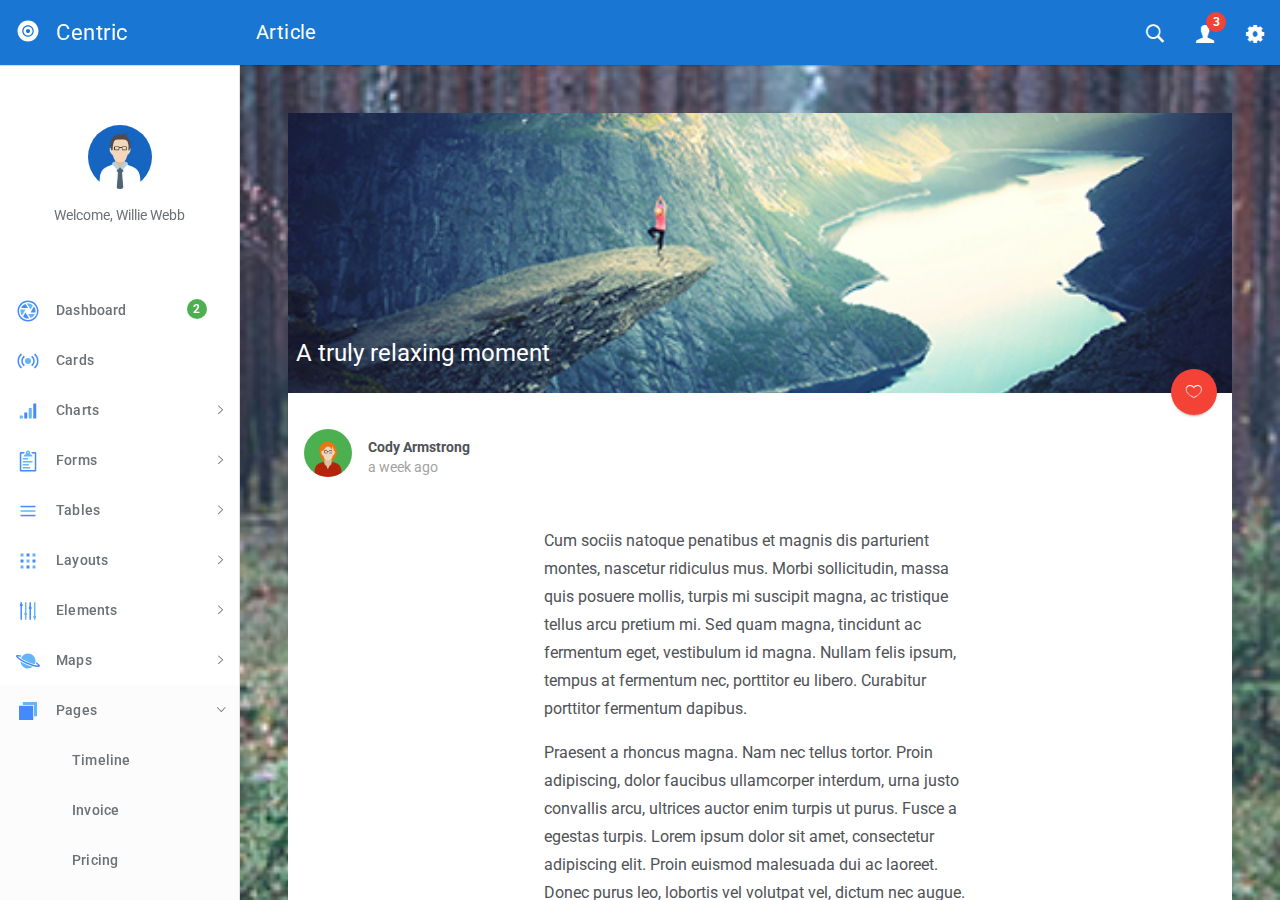
<file: src/blog.article.html>
<!DOCTYPE html>
<html lang="en">
  <head>
    <meta charset="utf-8">
    <meta name="viewport" content="width=device-width, initial-scale=1, maximum-scale=1">
    <meta name="description" content="Bootstrap Admin Template">
    <meta name="keywords" content="app, responsive, jquery, bootstrap, dashboard, admin">
    <title>Centric - Bootstrap Admin Template</title>
    <!-- Vendor styles-->
    <!-- build:css(../app) css/vendor.css-->
    <!-- Animate.CSS-->
    <link rel="stylesheet" href="assets/vendor/animate.css/animate.css">
    <!-- Bootstrap-->
    <link rel="stylesheet" href="assets/vendor/bootstrap/dist/css/bootstrap.min.css">
    <!-- Ionicons-->
    <link rel="stylesheet" href="assets/vendor/ionicons/css/ionicons.css">
    <!-- Bluimp Gallery-->
    <link rel="stylesheet" href="assets/vendor/blueimp-gallery/css/blueimp-gallery.css">
    <link rel="stylesheet" href="assets/vendor/blueimp-gallery/css/blueimp-gallery-indicator.css">
    <link rel="stylesheet" href="assets/vendor/blueimp-gallery/css/blueimp-gallery-video.css">
    <!-- Datepicker-->
    <link rel="stylesheet" href="assets/vendor/bootstrap-datepicker/dist/css/bootstrap-datepicker3.css">
    <!-- Rickshaw-->
    <link rel="stylesheet" href="assets/vendor/rickshaw/rickshaw.css">
    <!-- Select2-->
    <link rel="stylesheet" href="assets/vendor/select2/dist/css/select2.css">
    <!-- Clockpicker-->
    <link rel="stylesheet" href="assets/vendor/clockpicker/dist/bootstrap-clockpicker.css">
    <!-- Range Slider-->
    <link rel="stylesheet" href="assets/vendor/nouislider/distribute/nouislider.min.css">
    <!-- ColorPicker-->
    <link rel="stylesheet" href="assets/vendor/mjolnic-bootstrap-colorpicker/dist/css/bootstrap-colorpicker.css">
    <!-- Summernote-->
    <link rel="stylesheet" href="assets/vendor/summernote/dist/summernote.css">
    <!-- Dropzone-->
    <link rel="stylesheet" href="assets/vendor/dropzone/dist/basic.css">
    <link rel="stylesheet" href="assets/vendor/dropzone/dist/dropzone.css">
    <!-- Xeditable-->
    <link rel="stylesheet" href="assets/vendor/x-editable/dist/bootstrap3-editable/css/bootstrap-editable.css">
    <!-- Bootgrid-->
    <link rel="stylesheet" href="assets/vendor/jquery.bootgrid/dist/jquery.bootgrid.css">
    <!-- Datatables-->
    <link rel="stylesheet" href="assets/vendor/datatables/media/css/jquery.dataTables.css">
    <!-- Sweet Alert-->
    <link rel="stylesheet" href="assets/vendor/sweetalert/dist/sweetalert.css">
    <!-- Loaders.CSS-->
    <link rel="stylesheet" href="assets/vendor/loaders.css/loaders.css">
    <!-- Material Floating Button-->
    <link rel="stylesheet" href="assets/vendor/ng-material-floating-button/mfb/dist/mfb.css">
    <!-- Material Colors-->
    <link rel="stylesheet" href="assets/vendor/material-colors/dist/colors.css">
    <!-- endbuild-->
    <!-- Application styles-->
    <link rel="stylesheet" href="assets/css/app.css">
  </head>
  <body class="theme-1">
    <div class="layout-container">
      <!-- top navbar-->
      <header class="header-container">
        <nav>
          <ul class="visible-xs visible-sm">
            <li><a id="sidebar-toggler" href="#" class="menu-link menu-link-slide"><span><em></em></span></a></li>
          </ul>
          <ul class="hidden-xs">
            <li><a id="offcanvas-toggler" href="#" class="menu-link menu-link-slide"><span><em></em></span></a></li>
          </ul>
          <h2 class="header-title">Article</h2>
          <ul class="pull-right">
            <li><a id="header-search" href="#" class="ripple"><em class="ion-ios-search-strong"></em></a></li>
            <li class="dropdown"><a href="#" data-toggle="dropdown" class="dropdown-toggle has-badge ripple"><em class="ion-person"></em><sup class="badge bg-danger">3</sup></a>
              <ul class="dropdown-menu dropdown-menu-right md-dropdown-menu">
                <li><a href="profile.html"><em class="ion-home icon-fw"></em>Profile</a></li>
                <li><a href="messages.html"><em class="ion-gear-a icon-fw"></em>Messages</a></li>
                <li role="presentation" class="divider"></li>
                <li><a href="user.login.html"><em class="ion-log-out icon-fw"></em>Logout</a></li>
              </ul>
            </li>
            <li><a id="header-settings" href="#" class="ripple"><em class="ion-gear-b"></em></a></li>
          </ul>
        </nav>
      </header>
      <!-- sidebar-->
      <aside class="sidebar-container">
        <div class="sidebar-header">
          <div class="pull-right pt-lg text-muted hidden"><em class="ion-close-round"></em></div><a href="#" class="sidebar-header-logo"><img src="assets/img/logo.png" data-svg-replace="assets/img/logo.svg" alt="Logo"><span class="sidebar-header-logo-text">Centric</span></a>
        </div>
        <div class="sidebar-content">
          <div class="sidebar-toolbar text-center"><a href=""><img src="assets/img/user/01.jpg" alt="Profile" class="img-circle thumb64"></a>
            <div class="mt">Welcome, Willie Webb</div>
          </div>
          <nav class="sidebar-nav">
            <ul>
              <li><a href="dashboard.html" class="ripple"><span class="pull-right nav-label"><span class="badge bg-success">2</span></span><span class="nav-icon"><img src="" data-svg-replace="assets/img/icons/aperture.svg" alt="MenuItem" class="hidden"></span><span>Dashboard</span></a></li>
              <li><a href="cards.html" class="ripple"><span class="pull-right nav-label"></span><span class="nav-icon"><img src="" data-svg-replace="assets/img/icons/radio-waves.svg" alt="MenuItem" class="hidden"></span><span>Cards</span></a></li>
              <li><a href="#" class="ripple"><span class="pull-right nav-caret"><em class="ion-ios-arrow-right"></em></span><span class="pull-right nav-label"></span><span class="nav-icon"><img src="" data-svg-replace="assets/img/icons/connection-bars.svg" alt="MenuItem" class="hidden"></span><span>Charts</span></a>
                <ul class="sidebar-subnav">
                  <li><a href="flot.html" class="ripple"><span class="pull-right nav-label"></span><span>Flot</span></a></li>
                  <li><a href="radial.html" class="ripple"><span class="pull-right nav-label"></span><span>Radial</span></a></li>
                  <li><a href="rickshaw.html" class="ripple"><span class="pull-right nav-label"></span><span>Rickshaw</span></a></li>
                </ul>
              </li>
              <li><a href="#" class="ripple"><span class="pull-right nav-caret"><em class="ion-ios-arrow-right"></em></span><span class="pull-right nav-label"></span><span class="nav-icon"><img src="" data-svg-replace="assets/img/icons/clipboard.svg" alt="MenuItem" class="hidden"></span><span>Forms</span></a>
                <ul class="sidebar-subnav">
                  <li><a href="forms.classic.html" class="ripple"><span class="pull-right nav-label"></span><span>Classic</span></a></li>
                  <li><a href="validation.html" class="ripple"><span class="pull-right nav-label"></span><span>Validation</span></a></li>
                  <li><a href="forms.advanced.html" class="ripple"><span class="pull-right nav-label"></span><span>Advanced</span></a></li>
                  <li><a href="material.html" class="ripple"><span class="pull-right nav-label"></span><span>Material</span></a></li>
                  <li><a href="editor.html" class="ripple"><span class="pull-right nav-label"></span><span>Editors</span></a></li>
                  <li><a href="dropzone.html" class="ripple"><span class="pull-right nav-label"></span><span>Dropzone</span></a></li>
                  <li><a href="xeditable.html" class="ripple"><span class="pull-right nav-label"></span><span>xEditable</span></a></li>
                  <li><a href="wizard.html" class="ripple"><span class="pull-right nav-label"></span><span>Wizard</span></a></li>
                </ul>
              </li>
              <li><a href="#" class="ripple"><span class="pull-right nav-caret"><em class="ion-ios-arrow-right"></em></span><span class="pull-right nav-label"></span><span class="nav-icon"><img src="" data-svg-replace="assets/img/icons/navicon.svg" alt="MenuItem" class="hidden"></span><span>Tables</span></a>
                <ul id="tables" class="sidebar-subnav">
                  <li><a href="tables.classic.html" class="ripple"><span class="pull-right nav-label"></span><span>Classic</span></a></li>
                  <li><a href="datatable.html" class="ripple"><span class="pull-right nav-label"></span><span>Datatable</span></a></li>
                  <li><a href="bootgrid.html" class="ripple"><span class="pull-right nav-label"></span><span>Bootgrid</span></a></li>
                </ul>
              </li>
              <li><a href="#" class="ripple"><span class="pull-right nav-caret"><em class="ion-ios-arrow-right"></em></span><span class="pull-right nav-label"></span><span class="nav-icon"><img src="" data-svg-replace="assets/img/icons/grid.svg" alt="MenuItem" class="hidden"></span><span>Layouts</span></a>
                <ul id="layouts" class="sidebar-subnav">
                  <li><a href="layouts.columns.html" class="ripple"><span class="pull-right nav-label"></span><span>Columns</span></a></li>
                  <li><a href="layouts.overlap.html" class="ripple"><span class="pull-right nav-label"></span><span>Overlap</span></a></li>
                  <li><a href="layouts.boxed.html" class="ripple"><span class="pull-right nav-label"></span><span>Boxed</span></a></li>
                  <li><a href="layouts.tabs.html" class="ripple"><span class="pull-right nav-label"></span><span>Tabs</span></a></li>
                  <li><a href="layouts.containers.html" class="ripple"><span class="pull-right nav-label"></span><span>Containers</span></a></li>
                </ul>
              </li>
              <li><a href="#" class="ripple"><span class="pull-right nav-caret"><em class="ion-ios-arrow-right"></em></span><span class="pull-right nav-label"></span><span class="nav-icon"><img src="" data-svg-replace="assets/img/icons/levels.svg" alt="MenuItem" class="hidden"></span><span>Elements</span></a>
                <ul id="elements" class="sidebar-subnav">
                  <li><a href="colors.html" class="ripple"><span class="pull-right nav-label"></span><span>Colors</span></a></li>
                  <li><a href="whiteframes.html" class="ripple"><span class="pull-right nav-label"></span><span>Whiteframes</span></a></li>
                  <li><a href="lists.html" class="ripple"><span class="pull-right nav-label"></span><span>Lists</span></a></li>
                  <li><a href="bootstrapui.html" class="ripple"><span class="pull-right nav-label"></span><span>Bootstrap</span></a></li>
                  <li><a href="buttons.html" class="ripple"><span class="pull-right nav-label"></span><span>Buttons</span></a></li>
                  <li><a href="sweetalert.html"><span class="pull-right nav-label"></span><span>Sweet-alert</span></a></li>
                  <li><a href="spinners.html" class="ripple"><span class="pull-right nav-label"></span><span>Spinners</span></a></li>
                  <li><a href="nestable.html" class="ripple"><span class="pull-right nav-label"></span><span>Nestable</span></a></li>
                  <li><a href="grid.html" class="ripple"><span class="pull-right nav-label"></span><span>Grid</span></a></li>
                  <li><a href="grid-masonry.html" class="ripple"><span class="pull-right nav-label"></span><span>Grid Masonry</span></a></li>
                  <li><a href="typography.html" class="ripple"><span class="pull-right nav-label"></span><span>Typography</span></a></li>
                  <li><a href="icons.html" class="ripple"><span class="pull-right nav-label"></span><span>Icons</span></a></li>
                  <li><a href="utilities.html" class="ripple"><span class="pull-right nav-label"></span><span>Utilities</span></a></li>
                </ul>
              </li>
              <li><a href="#" class="ripple"><span class="pull-right nav-caret"><em class="ion-ios-arrow-right"></em></span><span class="pull-right nav-label"></span><span class="nav-icon"><img src="" data-svg-replace="assets/img/icons/planet.svg" alt="MenuItem" class="hidden"></span><span>Maps</span></a>
                <ul id="maps" class="sidebar-subnav">
                  <li><a href="google-map-full.html" class="ripple"><span class="pull-right nav-label"></span><span>Google Maps Full</span></a></li>
                  <li><a href="google-map.html" class="ripple"><span class="pull-right nav-label"></span><span>Google Maps</span></a></li>
                  <li><a href="vector-map.html" class="ripple"><span class="pull-right nav-label"></span><span>Vector Maps</span></a></li>
                  <li><a href="datamaps.html" class="ripple"><span class="pull-right nav-label"></span><span>Datamaps</span></a></li>
                </ul>
              </li>
              <li><a href="#" class="ripple"><span class="pull-right nav-caret"><em class="ion-ios-arrow-right"></em></span><span class="pull-right nav-label"></span><span class="nav-icon"><img src="" data-svg-replace="assets/img/icons/ios-browsers.svg" alt="MenuItem" class="hidden"></span><span>Pages</span></a>
                <ul id="pages" class="sidebar-subnav">
                  <li><a href="timeline.html" class="ripple"><span class="pull-right nav-label"></span><span>Timeline</span></a></li>
                  <li><a href="invoice.html" class="ripple"><span class="pull-right nav-label"></span><span>Invoice</span></a></li>
                  <li><a href="pricing.html" class="ripple"><span class="pull-right nav-label"></span><span>Pricing</span></a></li>
                  <li><a href="contacts.html" class="ripple"><span class="pull-right nav-label"></span><span>Contacts</span></a></li>
                  <li><a href="faq.html" class="ripple"><span class="pull-right nav-label"></span><span>FAQ</span></a></li>
                  <li><a href="projects.html" class="ripple"><span class="pull-right nav-label"></span><span>Projects</span></a></li>
                  <li><a href="blog.html" class="ripple"><span class="pull-right nav-label"></span><span>Blog</span></a></li>
                  <li><a href="blog.article.html" class="ripple"><span class="pull-right nav-label"></span><span>Article</span></a></li>
                  <li><a href="profile.html" class="ripple"><span class="pull-right nav-label"></span><span>Profile</span></a></li>
                  <li><a href="gallery.html" class="ripple"><span class="pull-right nav-label"></span><span>Gallery</span></a></li>
                  <li><a href="wall.html" class="ripple"><span class="pull-right nav-label"></span><span>Wall</span></a></li>
                  <li><a href="search.html" class="ripple"><span class="pull-right nav-label"></span><span>Search</span></a></li>
                  <li><a href="messages.html" class="ripple"><span class="pull-right nav-label"></span><span>Messages Board</span></a></li>
                </ul>
              </li>
              <li><a href="#" class="ripple"><span class="pull-right nav-caret"><em class="ion-ios-arrow-right"></em></span><span class="pull-right nav-label"></span><span class="nav-icon"><img src="" data-svg-replace="assets/img/icons/person-stalker.svg" alt="MenuItem" class="hidden"></span><span>User</span></a>
                <ul id="user" class="sidebar-subnav">
                  <li><a href="login.html" class="ripple"><span class="pull-right nav-label"></span><span>Login</span></a></li>
                  <li><a href="signup.html" class="ripple"><span class="pull-right nav-label"></span><span>Signup</span></a></li>
                  <li><a href="lock.html" class="ripple"><span class="pull-right nav-label"></span><span>Lock</span></a></li>
                  <li><a href="recover.html" class="ripple"><span class="pull-right nav-label"></span><span>Recover</span></a></li>
                </ul>
              </li>
              <li><a href="../../angularjs/" class="ripple"><span class="nav-icon"><em class="ion-android-open"></em></span><span>AngularJS</span></a></li>
            </ul>
          </nav>
        </div>
      </aside>
      <div class="sidebar-layout-obfuscator"></div>
      <!-- Main section-->
      <main class="main-container">
        <!-- Page content-->
        <section>
          <div class="container-fluid bg-full bg-pic1">
            <div class="container container-md">
              <div class="card animated fadeInUp b0">
                <div class="card-item card-media bg-pic4">
                  <div class="card-item-text bg-transparent">
                    <h4>A truly relaxing moment</h4>
                  </div>
                </div>
                <div class="card-offset">
                  <div class="card-offset-item text-right">
                    <button type="button" class="btn-raised btn btn-danger btn-circle btn-lg"><em class="ion-ios-heart-outline"></em></button>
                  </div>
                </div>
                <div class="card-body pt0">
                  <div class="clearfix">
                    <p class="pull-left mr"><a href="#"><img src="assets/img/user/02.jpg" alt="User" class="img-circle thumb48"></a></p>
                    <div class="oh">
                      <div class="mt-sm"><strong class="mr-sm">Cody Armstrong</strong></div>
                      <div class="clearfix">
                        <div class="pull-left text-muted"><span>a week ago</span></div>
                      </div>
                    </div>
                  </div>
                  <div class="container container-xs reader-block">
                    <p>Cum sociis natoque penatibus et magnis dis parturient montes, nascetur ridiculus mus. Morbi sollicitudin, massa quis posuere mollis, turpis mi suscipit magna, ac tristique tellus arcu pretium mi. Sed quam magna, tincidunt ac fermentum eget, vestibulum id magna. Nullam felis ipsum, tempus at fermentum nec, porttitor eu libero. Curabitur porttitor fermentum dapibus.</p>
                    <p>Praesent a rhoncus magna. Nam nec tellus tortor. Proin adipiscing, dolor faucibus ullamcorper interdum, urna justo convallis arcu, ultrices auctor enim turpis ut purus. Fusce a egestas turpis. Lorem ipsum dolor sit amet, consectetur adipiscing elit. Proin euismod malesuada dui ac laoreet. Donec purus leo, lobortis vel volutpat vel, dictum nec augue. Proin ullamcorper lectus ut libero blandit pretium.</p>
                    <p class="text-center"><img src="assets/img/pic5.jpg" alt="Article Image" class="img-thumbnail"></p>
                    <p>Cras fringilla ipsum sed elit sodales malesuada. Nam sem magna, tristique non facilisis a, porta ut elit. Vestibulum mauris nisl, dictum vitae dapibus iaculis, tempor sed libero. Ut vestibulum est eget justo facilisis ullamcorper. Pellentesque sodales aliquam lorem, eu tempor enim pretium ac. Aliquam vitae purus dolor. Etiam odio ante, placerat eu accumsan ut, consectetur vel mi. Ut eu aliquam orci.</p>
                  </div>
                </div>
                <div class="card-body bg-gray-lighter">
                  <form action="" class="mt">
                    <div class="input-group mda-input-group">
                      <div class="mda-form-group float-label">
                        <div class="mda-form-control">
                          <textarea rows="1" aria-multiline="true" tabindex="0" aria-invalid="false" class="form-control"></textarea>
                          <div class="mda-form-control-line"></div>
                          <label class="m0">Comments</label>
                        </div><span class="mda-form-msg right">Any message here</span>
                      </div><span class="input-group-btn">
                        <button type="button" class="btn btn-flat btn-success btn-circle"><em class="ion-checkmark-round"></em></button></span>
                    </div>
                  </form>
                  <div class="mt">
                    <div class="media">
                      <div class="media-left"><a href="#"><img src="assets/img/user/01.jpg" alt="Image Post" class="media-object img-circle thumb48"></a></div>
                      <div class="media-body">
                        <h6 class="mt0 mb-sm">Joel Murray<small class="text-muted">2 days ago</small></h6>
                        <div class="mb">Pellentesque mauris orci, lobortis in tristique mollis, consequat eu magna.</div>
                        <ul class="list-inline">
                          <li><a href="#" class="text-soft"><em class="ion-thumbsup icon-2x"></em></a></li>
                          <li><a href="#" class="text-soft"><em class="ion-thumbsdown icon-2x"></em></a></li>
                          <li><a href="#" class="text-soft"><em class="ion-android-share-alt icon-2x"></em></a></li>
                        </ul>
                      </div>
                    </div>
                    <div class="media">
                      <div class="media-left"><a href="#"><img src="assets/img/user/02.jpg" alt="Image Post" class="media-object img-circle thumb48"></a></div>
                      <div class="media-body">
                        <h6 class="mt0 mb-sm">Daryl Parker<small class="text-muted">2 days ago</small></h6>
                        <div class="mb">Duis elit dolor, gravida vitae varius in, viverra eu nibh. In sit amet accumsan arcu.</div>
                        <ul class="list-inline">
                          <li><a href="#" class="text-soft"><em class="ion-thumbsup icon-2x"></em></a></li>
                          <li><a href="#" class="text-soft"><em class="ion-thumbsdown icon-2x"></em></a></li>
                          <li><a href="#" class="text-soft"><em class="ion-android-share-alt icon-2x"></em></a></li>
                        </ul>
                        <div class="media">
                          <div class="media-left"><a href="#"><img src="assets/img/user/03.jpg" alt="Image Post" class="media-object img-circle thumb48"></a></div>
                          <div class="media-body">
                            <h6 class="mt0 mb-sm">Eddie Kelly<small class="text-muted">2 days ago</small></h6>
                            <div class="mb">Pellentesque habitant morbi tristique senectus et netus et malesuada fames ac turpis egestas. Nulla condimentum viverra vestibulum. Fusce eleifend ornare ante at dignissim.</div>
                            <ul class="list-inline">
                              <li><a href="#" class="text-soft"><em class="ion-thumbsup icon-2x"></em></a></li>
                              <li><a href="#" class="text-soft"><em class="ion-thumbsdown icon-2x"></em></a></li>
                              <li><a href="#" class="text-soft"><em class="ion-android-share-alt icon-2x"></em></a></li>
                            </ul>
                          </div>
                        </div>
                      </div>
                    </div>
                  </div>
                </div>
              </div>
              <div class="clearfix mv-lg">
                <h5 class="pull-left"><a href="#" class="btn btn-circle btn-default"><em class="ion-ios-arrow-thin-left icon-2x"></em></a><span class="ml text-white">Older</span></h5>
                <h5 class="pull-right"><span class="mr text-white">Newer</span><a href="#" class="btn btn-circle btn-default"><em class="ion-ios-arrow-thin-right icon-2x"></em></a></h5>
              </div>
            </div>
          </div>
        </section>
        <!-- Page footer-->
        <footer><span>2017 - Centric app.</span></footer>
      </main>
    </div>
    <!-- Search template-->
    <div tabindex="-1" role="dialog" class="modal modal-top fade modal-search">
      <div class="modal-dialog">
        <div class="modal-content">
          <div class="modal-body">
            <div class="pull-left">
              <button type="button" data-dismiss="modal" class="btn btn-flat"><em class="ion-arrow-left-c icon-24"></em></button>
            </div>
            <div class="pull-right">
              <button type="button" class="btn btn-flat"><em class="ion-android-microphone icon-24"></em></button>
            </div>
            <form action="#" class="oh">
              <div class="mda-form-control pt0">
                <input type="text" placeholder="Search.." data-localize="header.SEARCH" class="form-control header-input-search">
                <div class="mda-form-control-line"></div>
              </div>
            </form>
          </div>
        </div>
      </div>
    </div>
    <!-- End Search template-->
    <!-- Settings template-->
    <div tabindex="-1" role="dialog" class="modal-settings modal modal-right fade">
      <div class="modal-dialog modal-lg">
        <div class="modal-content">
          <div class="modal-header">
            <div data-dismiss="modal" class="pull-right clickable"><em class="ion-close-round text-soft"></em></div>
            <h4 class="modal-title"><span>Settings</span></h4>
          </div>
          <div class="modal-body">
            <div class="clearfix mb">
              <div class="pull-left wd-tiny mb">
                <div class="setting-color">
                  <label class="preview-theme-1">
                    <input type="radio" checked="checked" name="setting-theme" value="0"><span class="ion-checkmark-round"></span>
                    <div class="t-grid">
                      <div class="t-row">
                        <div class="t-col preview-header"></div>
                        <div class="t-col preview-sidebar"></div>
                        <div class="t-col preview-content"></div>
                      </div>
                    </div>
                  </label>
                </div>
              </div>
              <div class="pull-left wd-tiny mb">
                <div class="setting-color">
                  <label class="preview-theme-2">
                    <input type="radio" name="setting-theme" value="1"><span class="ion-checkmark-round"></span>
                    <div class="t-grid">
                      <div class="t-row">
                        <div class="t-col preview-header"></div>
                        <div class="t-col preview-sidebar"></div>
                        <div class="t-col preview-content"></div>
                      </div>
                    </div>
                  </label>
                </div>
              </div>
              <div class="pull-left wd-tiny mb">
                <div class="setting-color">
                  <label class="preview-theme-3">
                    <input type="radio" name="setting-theme" value="2"><span class="ion-checkmark-round"></span>
                    <div class="t-grid">
                      <div class="t-row">
                        <div class="t-col preview-header"></div>
                        <div class="t-col preview-sidebar"></div>
                        <div class="t-col preview-content"></div>
                      </div>
                    </div>
                  </label>
                </div>
              </div>
              <div class="pull-left wd-tiny mb">
                <div class="setting-color">
                  <label class="preview-theme-4">
                    <input type="radio" name="setting-theme" value="3"><span class="ion-checkmark-round"></span>
                    <div class="t-grid">
                      <div class="t-row">
                        <div class="t-col preview-header"></div>
                        <div class="t-col preview-sidebar"></div>
                        <div class="t-col preview-content"></div>
                      </div>
                    </div>
                  </label>
                </div>
              </div>
              <div class="pull-left wd-tiny mb">
                <div class="setting-color">
                  <label class="preview-theme-5">
                    <input type="radio" name="setting-theme" value="4"><span class="ion-checkmark-round"></span>
                    <div class="t-grid">
                      <div class="t-row">
                        <div class="t-col preview-header"></div>
                        <div class="t-col preview-sidebar"></div>
                        <div class="t-col preview-content"></div>
                      </div>
                    </div>
                  </label>
                </div>
              </div>
              <div class="pull-left wd-tiny mb">
                <div class="setting-color">
                  <label class="preview-theme-6">
                    <input type="radio" name="setting-theme" value="5"><span class="ion-checkmark-round"></span>
                    <div class="t-grid">
                      <div class="t-row">
                        <div class="t-col preview-header"></div>
                        <div class="t-col preview-sidebar"></div>
                        <div class="t-col preview-content"></div>
                      </div>
                    </div>
                  </label>
                </div>
              </div>
              <div class="pull-left wd-tiny mb">
                <div class="setting-color">
                  <label class="preview-theme-7">
                    <input type="radio" name="setting-theme" value="6"><span class="ion-checkmark-round"></span>
                    <div class="t-grid">
                      <div class="t-row">
                        <div class="t-col preview-header"></div>
                        <div class="t-col preview-sidebar"></div>
                        <div class="t-col preview-content"></div>
                      </div>
                    </div>
                  </label>
                </div>
              </div>
              <div class="pull-left wd-tiny mb">
                <div class="setting-color">
                  <label class="preview-theme-8">
                    <input type="radio" name="setting-theme" value="7"><span class="ion-checkmark-round"></span>
                    <div class="t-grid">
                      <div class="t-row">
                        <div class="t-col preview-header"></div>
                        <div class="t-col preview-sidebar"></div>
                        <div class="t-col preview-content"></div>
                      </div>
                    </div>
                  </label>
                </div>
              </div>
              <div class="pull-left wd-tiny mb">
                <div class="setting-color">
                  <label class="preview-theme-9">
                    <input type="radio" name="setting-theme" value="8"><span class="ion-checkmark-round"></span>
                    <div class="t-grid">
                      <div class="t-row">
                        <div class="t-col preview-header"></div>
                        <div class="t-col preview-sidebar"></div>
                        <div class="t-col preview-content"></div>
                      </div>
                    </div>
                  </label>
                </div>
              </div>
            </div>
            <hr>
            <p>
              <label class="mda-checkbox">
                <input id="sidebar-showheader" type="checkbox" checked=""><em class="bg-indigo-500"></em>Sidebar header
              </label>
            </p>
            <p>
              <label class="mda-checkbox">
                <input id="sidebar-showtoolbar" type="checkbox" checked=""><em class="bg-indigo-500"></em>Sidebar toolbar
              </label>
            </p>
            <p>
              <label class="mda-checkbox">
                <input id="sidebar-offcanvas" type="checkbox"><em class="bg-indigo-500"></em>Sidebar offcanvas
              </label>
            </p>
            <hr>
            <p>Navigation icon</p>
            <p>
              <label class="mda-radio">
                <input type="radio" name="headerMenulink" value="menu-link-close"><em class="bg-indigo-500"></em>Close icon
              </label>
            </p>
            <p>
              <label class="mda-radio">
                <input type="radio" checked="" name="headerMenulink" value="menu-link-slide"><em class="bg-indigo-500"></em>Slide arrow
              </label>
            </p>
            <p>
              <label class="mda-radio">
                <input type="radio" name="headerMenulink" value="menu-link-arrow"><em class="bg-indigo-500"></em>Big arrow
              </label>
            </p>
            <hr>
            <button type="button" data-toggle-fullscreen="" class="btn btn-default btn-raised">Toggle fullscreen</button>
            <hr>
            <p>Change language</p>
            <!-- START Language list-->
            <div class="btn-group">
              <button type="button" data-toggle="dropdown" class="btn btn-default btn-block btn-raised">English</button>
              <ul role="menu" class="dropdown-menu dropdown-menu-right animated fadeInUpShort">
                <li><a href="#" data-set-lang="en">English</a></li>
                <li><a href="#" data-set-lang="es">Spanish</a></li>
              </ul>
            </div>
            <!-- END Language list-->
          </div>
        </div>
      </div>
    </div>
    <!-- End Settings template-->
    <!-- Google Maps API-->
    <script type="text/javascript" src="http://maps.google.com/maps/api/js?key=AIzaSyD_MleSHludEfiKUi1CCyumkv74Pm4u8Is"></script>
    <!-- build:js(../app) js/vendor.js-->
    <!-- Modernizr-->
    <script src="assets/vendor/modernizr/modernizr.custom.js"></script>
    <!-- jQuery-->
    <script src="assets/vendor/jquery/dist/jquery.js"></script>
    <!-- Bootstrap-->
    <script src="assets/vendor/bootstrap/dist/js/bootstrap.js"></script>
    <!-- jQuery Browser-->
    <script src="assets/vendor/jquery.browser/dist/jquery.browser.js"></script>
    <!-- Material Colors-->
    <script src="assets/vendor/material-colors/dist/colors.js"></script>
    <!-- Bootstrap Filestyle-->
    <script src="assets/vendor/bootstrap-filestyle/src/bootstrap-filestyle.js"></script>
    <!-- Flot charts-->
    <script src="assets/vendor/flot/jquery.flot.js"></script>
    <script src="assets/vendor/flot/jquery.flot.categories.js"></script>
    <script src="assets/vendor/flot-spline/js/jquery.flot.spline.js"></script>
    <script src="assets/vendor/flot.tooltip/js/jquery.flot.tooltip.js"></script>
    <script src="assets/vendor/flot/jquery.flot.resize.js"></script>
    <script src="assets/vendor/flot/jquery.flot.pie.js"></script>
    <script src="assets/vendor/flot/jquery.flot.time.js"></script>
    <script src="assets/vendor/sidebysideimproved/jquery.flot.orderBars.js"></script>
    <!-- jVector Maps-->
    <script src="assets/vendor/ika.jvectormap/jquery-jvectormap-1.2.2.min.js"></script>
    <script src="assets/vendor/ika.jvectormap/jquery-jvectormap-us-mill-en.js"></script>
    <script src="assets/vendor/ika.jvectormap/jquery-jvectormap-world-mill-en.js"></script>
    <!-- Easypie Charts-->
    <script src="assets/vendor/jquery.easy-pie-chart/dist/jquery.easypiechart.js"></script>
    <!-- Screenfull-->
    <script src="assets/vendor/screenfull/dist/screenfull.js"></script>
    <!-- Sparkline-->
    <script src="assets/vendor/sparkline/index.js"></script>
    <!-- Datepicker-->
    <script src="assets/vendor/bootstrap-datepicker/js/bootstrap-datepicker.js"></script>
    <!-- jQuery Knob charts-->
    <script src="assets/vendor/jquery-knob/js/jquery.knob.js"></script>
    <!-- Rickshaw-->
    <script src="assets/vendor/d3/d3.js"></script>
    <script src="assets/vendor/rickshaw/rickshaw.js"></script>
    <!-- jQuery Form Validation-->
    <script src="assets/vendor/jquery-validation/dist/jquery.validate.js"></script>
    <script src="assets/vendor/jquery-validation/dist/additional-methods.js"></script>
    <!-- JQUERY STEPS-->
    <script src="assets/vendor/jquery.steps/build/jquery.steps.js"></script>
    <!-- Select2-->
    <script src="assets/vendor/select2/dist/js/select2.js"></script>
    <!-- Clockpicker-->
    <script src="assets/vendor/clockpicker/dist/bootstrap-clockpicker.js"></script>
    <!-- Range Slider-->
    <script src="assets/vendor/nouislider/distribute/nouislider.js"></script>
    <!-- ColorPicker-->
    <script src="assets/vendor/mjolnic-bootstrap-colorpicker/dist/js/bootstrap-colorpicker.js"></script>
    <!-- Summernote-->
    <script src="assets/vendor/summernote/dist/summernote.js"></script>
    <!-- Dropzone-->
    <script src="assets/vendor/dropzone/dist/dropzone.js"></script>
    <!-- Xeditable-->
    <script src="assets/vendor/x-editable/dist/bootstrap3-editable/js/bootstrap-editable.js"></script>
    <!-- Momentjs-->
    <script src="assets/vendor/moment/min/moment-with-locales.js"></script>
    <!-- Google Maps-->
    <script src="assets/vendor/gmaps/gmaps.js"></script>
    <!-- Bootgrid-->
    <script src="assets/vendor/jquery.bootgrid/dist/jquery.bootgrid.js"></script>
    <script src="assets/vendor/jquery.bootgrid/dist/jquery.bootgrid.fa.js"></script>
    <!-- Datatables-->
    <script src="assets/vendor/datatables/media/js/jquery.dataTables.js"></script>
    <!-- Nestable-->
    <script src="assets/vendor/nestable/jquery.nestable.js"></script>
    <!-- Sweet Alert-->
    <script src="assets/vendor/sweetalert/dist/sweetalert-dev.js"></script>
    <!-- Masonry-->
    <script src="assets/vendor/masonry/dist/masonry.pkgd.js"></script>
    <!-- Images Loaded-->
    <script src="assets/vendor/imagesloaded/imagesloaded.pkgd.js"></script>
    <!-- Loaders.CSS-->
    <script src="assets/vendor/loaders.css/loaders.css.js"></script>
    <!-- jQuery Localize-->
    <script src="assets/vendor/jquery-localize-i18n/dist/jquery.localize.js"></script>
    <!-- Blueimp Gallery-->
    <script src="assets/vendor/blueimp-gallery/js/blueimp-helper.js"></script>
    <script src="assets/vendor/blueimp-gallery/js/blueimp-gallery.js"></script>
    <script src="assets/vendor/blueimp-gallery/js/blueimp-gallery-fullscreen.js"></script>
    <script src="assets/vendor/blueimp-gallery/js/blueimp-gallery-indicator.js"></script>
    <script src="assets/vendor/blueimp-gallery/js/blueimp-gallery-video.js"></script>
    <script src="assets/vendor/blueimp-gallery/js/blueimp-gallery-vimeo.js"></script>
    <script src="assets/vendor/blueimp-gallery/js/blueimp-gallery-youtube.js"></script>
    <script src="assets/vendor/blueimp-gallery/js/jquery.blueimp-gallery.js"></script>
    <!-- Datamaps-->
    <script src="assets/vendor/topojson/topojson.min.js"></script>
    <script src="assets/vendor/datamaps/dist/datamaps.all.js"></script>
    <!-- endbuild-->
    <!-- App script-->
    <script src="assets/js/app.js"></script>
  </body>
</html>
</file>
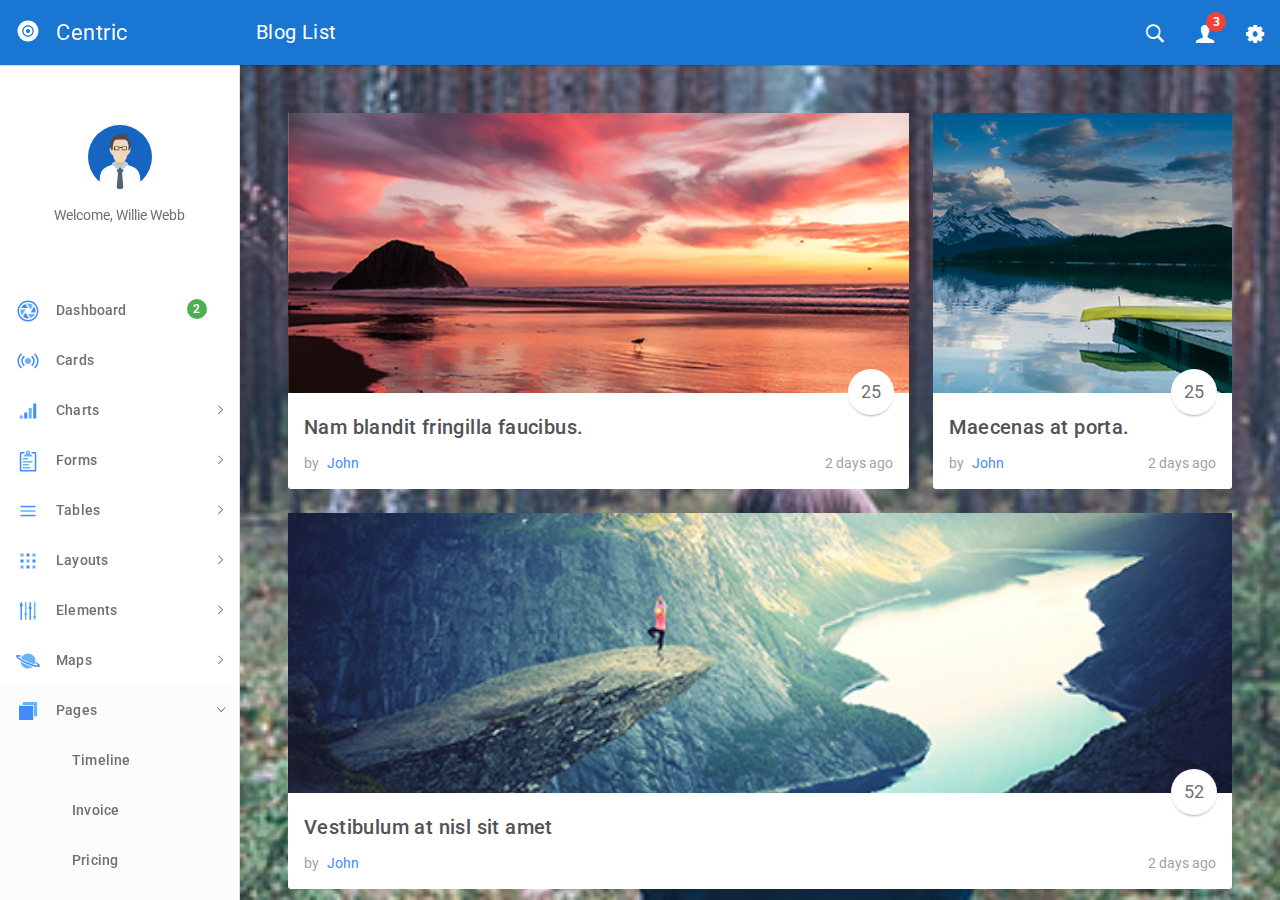
<file: src/blog.html>
<!DOCTYPE html>
<html lang="en">
  <head>
    <meta charset="utf-8">
    <meta name="viewport" content="width=device-width, initial-scale=1, maximum-scale=1">
    <meta name="description" content="Bootstrap Admin Template">
    <meta name="keywords" content="app, responsive, jquery, bootstrap, dashboard, admin">
    <title>Centric - Bootstrap Admin Template</title>
    <!-- Vendor styles-->
    <!-- build:css(../app) css/vendor.css-->
    <!-- Animate.CSS-->
    <link rel="stylesheet" href="assets/vendor/animate.css/animate.css">
    <!-- Bootstrap-->
    <link rel="stylesheet" href="assets/vendor/bootstrap/dist/css/bootstrap.min.css">
    <!-- Ionicons-->
    <link rel="stylesheet" href="assets/vendor/ionicons/css/ionicons.css">
    <!-- Bluimp Gallery-->
    <link rel="stylesheet" href="assets/vendor/blueimp-gallery/css/blueimp-gallery.css">
    <link rel="stylesheet" href="assets/vendor/blueimp-gallery/css/blueimp-gallery-indicator.css">
    <link rel="stylesheet" href="assets/vendor/blueimp-gallery/css/blueimp-gallery-video.css">
    <!-- Datepicker-->
    <link rel="stylesheet" href="assets/vendor/bootstrap-datepicker/dist/css/bootstrap-datepicker3.css">
    <!-- Rickshaw-->
    <link rel="stylesheet" href="assets/vendor/rickshaw/rickshaw.css">
    <!-- Select2-->
    <link rel="stylesheet" href="assets/vendor/select2/dist/css/select2.css">
    <!-- Clockpicker-->
    <link rel="stylesheet" href="assets/vendor/clockpicker/dist/bootstrap-clockpicker.css">
    <!-- Range Slider-->
    <link rel="stylesheet" href="assets/vendor/nouislider/distribute/nouislider.min.css">
    <!-- ColorPicker-->
    <link rel="stylesheet" href="assets/vendor/mjolnic-bootstrap-colorpicker/dist/css/bootstrap-colorpicker.css">
    <!-- Summernote-->
    <link rel="stylesheet" href="assets/vendor/summernote/dist/summernote.css">
    <!-- Dropzone-->
    <link rel="stylesheet" href="assets/vendor/dropzone/dist/basic.css">
    <link rel="stylesheet" href="assets/vendor/dropzone/dist/dropzone.css">
    <!-- Xeditable-->
    <link rel="stylesheet" href="assets/vendor/x-editable/dist/bootstrap3-editable/css/bootstrap-editable.css">
    <!-- Bootgrid-->
    <link rel="stylesheet" href="assets/vendor/jquery.bootgrid/dist/jquery.bootgrid.css">
    <!-- Datatables-->
    <link rel="stylesheet" href="assets/vendor/datatables/media/css/jquery.dataTables.css">
    <!-- Sweet Alert-->
    <link rel="stylesheet" href="assets/vendor/sweetalert/dist/sweetalert.css">
    <!-- Loaders.CSS-->
    <link rel="stylesheet" href="assets/vendor/loaders.css/loaders.css">
    <!-- Material Floating Button-->
    <link rel="stylesheet" href="assets/vendor/ng-material-floating-button/mfb/dist/mfb.css">
    <!-- Material Colors-->
    <link rel="stylesheet" href="assets/vendor/material-colors/dist/colors.css">
    <!-- endbuild-->
    <!-- Application styles-->
    <link rel="stylesheet" href="assets/css/app.css">
  </head>
  <body class="theme-1">
    <div class="layout-container">
      <!-- top navbar-->
      <header class="header-container">
        <nav>
          <ul class="visible-xs visible-sm">
            <li><a id="sidebar-toggler" href="#" class="menu-link menu-link-slide"><span><em></em></span></a></li>
          </ul>
          <ul class="hidden-xs">
            <li><a id="offcanvas-toggler" href="#" class="menu-link menu-link-slide"><span><em></em></span></a></li>
          </ul>
          <h2 class="header-title">Blog List</h2>
          <ul class="pull-right">
            <li><a id="header-search" href="#" class="ripple"><em class="ion-ios-search-strong"></em></a></li>
            <li class="dropdown"><a href="#" data-toggle="dropdown" class="dropdown-toggle has-badge ripple"><em class="ion-person"></em><sup class="badge bg-danger">3</sup></a>
              <ul class="dropdown-menu dropdown-menu-right md-dropdown-menu">
                <li><a href="profile.html"><em class="ion-home icon-fw"></em>Profile</a></li>
                <li><a href="messages.html"><em class="ion-gear-a icon-fw"></em>Messages</a></li>
                <li role="presentation" class="divider"></li>
                <li><a href="user.login.html"><em class="ion-log-out icon-fw"></em>Logout</a></li>
              </ul>
            </li>
            <li><a id="header-settings" href="#" class="ripple"><em class="ion-gear-b"></em></a></li>
          </ul>
        </nav>
      </header>
      <!-- sidebar-->
      <aside class="sidebar-container">
        <div class="sidebar-header">
          <div class="pull-right pt-lg text-muted hidden"><em class="ion-close-round"></em></div><a href="#" class="sidebar-header-logo"><img src="assets/img/logo.png" data-svg-replace="assets/img/logo.svg" alt="Logo"><span class="sidebar-header-logo-text">Centric</span></a>
        </div>
        <div class="sidebar-content">
          <div class="sidebar-toolbar text-center"><a href=""><img src="assets/img/user/01.jpg" alt="Profile" class="img-circle thumb64"></a>
            <div class="mt">Welcome, Willie Webb</div>
          </div>
          <nav class="sidebar-nav">
            <ul>
              <li><a href="dashboard.html" class="ripple"><span class="pull-right nav-label"><span class="badge bg-success">2</span></span><span class="nav-icon"><img src="" data-svg-replace="assets/img/icons/aperture.svg" alt="MenuItem" class="hidden"></span><span>Dashboard</span></a></li>
              <li><a href="cards.html" class="ripple"><span class="pull-right nav-label"></span><span class="nav-icon"><img src="" data-svg-replace="assets/img/icons/radio-waves.svg" alt="MenuItem" class="hidden"></span><span>Cards</span></a></li>
              <li><a href="#" class="ripple"><span class="pull-right nav-caret"><em class="ion-ios-arrow-right"></em></span><span class="pull-right nav-label"></span><span class="nav-icon"><img src="" data-svg-replace="assets/img/icons/connection-bars.svg" alt="MenuItem" class="hidden"></span><span>Charts</span></a>
                <ul class="sidebar-subnav">
                  <li><a href="flot.html" class="ripple"><span class="pull-right nav-label"></span><span>Flot</span></a></li>
                  <li><a href="radial.html" class="ripple"><span class="pull-right nav-label"></span><span>Radial</span></a></li>
                  <li><a href="rickshaw.html" class="ripple"><span class="pull-right nav-label"></span><span>Rickshaw</span></a></li>
                </ul>
              </li>
              <li><a href="#" class="ripple"><span class="pull-right nav-caret"><em class="ion-ios-arrow-right"></em></span><span class="pull-right nav-label"></span><span class="nav-icon"><img src="" data-svg-replace="assets/img/icons/clipboard.svg" alt="MenuItem" class="hidden"></span><span>Forms</span></a>
                <ul class="sidebar-subnav">
                  <li><a href="forms.classic.html" class="ripple"><span class="pull-right nav-label"></span><span>Classic</span></a></li>
                  <li><a href="validation.html" class="ripple"><span class="pull-right nav-label"></span><span>Validation</span></a></li>
                  <li><a href="forms.advanced.html" class="ripple"><span class="pull-right nav-label"></span><span>Advanced</span></a></li>
                  <li><a href="material.html" class="ripple"><span class="pull-right nav-label"></span><span>Material</span></a></li>
                  <li><a href="editor.html" class="ripple"><span class="pull-right nav-label"></span><span>Editors</span></a></li>
                  <li><a href="dropzone.html" class="ripple"><span class="pull-right nav-label"></span><span>Dropzone</span></a></li>
                  <li><a href="xeditable.html" class="ripple"><span class="pull-right nav-label"></span><span>xEditable</span></a></li>
                  <li><a href="wizard.html" class="ripple"><span class="pull-right nav-label"></span><span>Wizard</span></a></li>
                </ul>
              </li>
              <li><a href="#" class="ripple"><span class="pull-right nav-caret"><em class="ion-ios-arrow-right"></em></span><span class="pull-right nav-label"></span><span class="nav-icon"><img src="" data-svg-replace="assets/img/icons/navicon.svg" alt="MenuItem" class="hidden"></span><span>Tables</span></a>
                <ul id="tables" class="sidebar-subnav">
                  <li><a href="tables.classic.html" class="ripple"><span class="pull-right nav-label"></span><span>Classic</span></a></li>
                  <li><a href="datatable.html" class="ripple"><span class="pull-right nav-label"></span><span>Datatable</span></a></li>
                  <li><a href="bootgrid.html" class="ripple"><span class="pull-right nav-label"></span><span>Bootgrid</span></a></li>
                </ul>
              </li>
              <li><a href="#" class="ripple"><span class="pull-right nav-caret"><em class="ion-ios-arrow-right"></em></span><span class="pull-right nav-label"></span><span class="nav-icon"><img src="" data-svg-replace="assets/img/icons/grid.svg" alt="MenuItem" class="hidden"></span><span>Layouts</span></a>
                <ul id="layouts" class="sidebar-subnav">
                  <li><a href="layouts.columns.html" class="ripple"><span class="pull-right nav-label"></span><span>Columns</span></a></li>
                  <li><a href="layouts.overlap.html" class="ripple"><span class="pull-right nav-label"></span><span>Overlap</span></a></li>
                  <li><a href="layouts.boxed.html" class="ripple"><span class="pull-right nav-label"></span><span>Boxed</span></a></li>
                  <li><a href="layouts.tabs.html" class="ripple"><span class="pull-right nav-label"></span><span>Tabs</span></a></li>
                  <li><a href="layouts.containers.html" class="ripple"><span class="pull-right nav-label"></span><span>Containers</span></a></li>
                </ul>
              </li>
              <li><a href="#" class="ripple"><span class="pull-right nav-caret"><em class="ion-ios-arrow-right"></em></span><span class="pull-right nav-label"></span><span class="nav-icon"><img src="" data-svg-replace="assets/img/icons/levels.svg" alt="MenuItem" class="hidden"></span><span>Elements</span></a>
                <ul id="elements" class="sidebar-subnav">
                  <li><a href="colors.html" class="ripple"><span class="pull-right nav-label"></span><span>Colors</span></a></li>
                  <li><a href="whiteframes.html" class="ripple"><span class="pull-right nav-label"></span><span>Whiteframes</span></a></li>
                  <li><a href="lists.html" class="ripple"><span class="pull-right nav-label"></span><span>Lists</span></a></li>
                  <li><a href="bootstrapui.html" class="ripple"><span class="pull-right nav-label"></span><span>Bootstrap</span></a></li>
                  <li><a href="buttons.html" class="ripple"><span class="pull-right nav-label"></span><span>Buttons</span></a></li>
                  <li><a href="sweetalert.html"><span class="pull-right nav-label"></span><span>Sweet-alert</span></a></li>
                  <li><a href="spinners.html" class="ripple"><span class="pull-right nav-label"></span><span>Spinners</span></a></li>
                  <li><a href="nestable.html" class="ripple"><span class="pull-right nav-label"></span><span>Nestable</span></a></li>
                  <li><a href="grid.html" class="ripple"><span class="pull-right nav-label"></span><span>Grid</span></a></li>
                  <li><a href="grid-masonry.html" class="ripple"><span class="pull-right nav-label"></span><span>Grid Masonry</span></a></li>
                  <li><a href="typography.html" class="ripple"><span class="pull-right nav-label"></span><span>Typography</span></a></li>
                  <li><a href="icons.html" class="ripple"><span class="pull-right nav-label"></span><span>Icons</span></a></li>
                  <li><a href="utilities.html" class="ripple"><span class="pull-right nav-label"></span><span>Utilities</span></a></li>
                </ul>
              </li>
              <li><a href="#" class="ripple"><span class="pull-right nav-caret"><em class="ion-ios-arrow-right"></em></span><span class="pull-right nav-label"></span><span class="nav-icon"><img src="" data-svg-replace="assets/img/icons/planet.svg" alt="MenuItem" class="hidden"></span><span>Maps</span></a>
                <ul id="maps" class="sidebar-subnav">
                  <li><a href="google-map-full.html" class="ripple"><span class="pull-right nav-label"></span><span>Google Maps Full</span></a></li>
                  <li><a href="google-map.html" class="ripple"><span class="pull-right nav-label"></span><span>Google Maps</span></a></li>
                  <li><a href="vector-map.html" class="ripple"><span class="pull-right nav-label"></span><span>Vector Maps</span></a></li>
                  <li><a href="datamaps.html" class="ripple"><span class="pull-right nav-label"></span><span>Datamaps</span></a></li>
                </ul>
              </li>
              <li><a href="#" class="ripple"><span class="pull-right nav-caret"><em class="ion-ios-arrow-right"></em></span><span class="pull-right nav-label"></span><span class="nav-icon"><img src="" data-svg-replace="assets/img/icons/ios-browsers.svg" alt="MenuItem" class="hidden"></span><span>Pages</span></a>
                <ul id="pages" class="sidebar-subnav">
                  <li><a href="timeline.html" class="ripple"><span class="pull-right nav-label"></span><span>Timeline</span></a></li>
                  <li><a href="invoice.html" class="ripple"><span class="pull-right nav-label"></span><span>Invoice</span></a></li>
                  <li><a href="pricing.html" class="ripple"><span class="pull-right nav-label"></span><span>Pricing</span></a></li>
                  <li><a href="contacts.html" class="ripple"><span class="pull-right nav-label"></span><span>Contacts</span></a></li>
                  <li><a href="faq.html" class="ripple"><span class="pull-right nav-label"></span><span>FAQ</span></a></li>
                  <li><a href="projects.html" class="ripple"><span class="pull-right nav-label"></span><span>Projects</span></a></li>
                  <li><a href="blog.html" class="ripple"><span class="pull-right nav-label"></span><span>Blog</span></a></li>
                  <li><a href="blog.article.html" class="ripple"><span class="pull-right nav-label"></span><span>Article</span></a></li>
                  <li><a href="profile.html" class="ripple"><span class="pull-right nav-label"></span><span>Profile</span></a></li>
                  <li><a href="gallery.html" class="ripple"><span class="pull-right nav-label"></span><span>Gallery</span></a></li>
                  <li><a href="wall.html" class="ripple"><span class="pull-right nav-label"></span><span>Wall</span></a></li>
                  <li><a href="search.html" class="ripple"><span class="pull-right nav-label"></span><span>Search</span></a></li>
                  <li><a href="messages.html" class="ripple"><span class="pull-right nav-label"></span><span>Messages Board</span></a></li>
                </ul>
              </li>
              <li><a href="#" class="ripple"><span class="pull-right nav-caret"><em class="ion-ios-arrow-right"></em></span><span class="pull-right nav-label"></span><span class="nav-icon"><img src="" data-svg-replace="assets/img/icons/person-stalker.svg" alt="MenuItem" class="hidden"></span><span>User</span></a>
                <ul id="user" class="sidebar-subnav">
                  <li><a href="login.html" class="ripple"><span class="pull-right nav-label"></span><span>Login</span></a></li>
                  <li><a href="signup.html" class="ripple"><span class="pull-right nav-label"></span><span>Signup</span></a></li>
                  <li><a href="lock.html" class="ripple"><span class="pull-right nav-label"></span><span>Lock</span></a></li>
                  <li><a href="recover.html" class="ripple"><span class="pull-right nav-label"></span><span>Recover</span></a></li>
                </ul>
              </li>
              <li><a href="../../angularjs/" class="ripple"><span class="nav-icon"><em class="ion-android-open"></em></span><span>AngularJS</span></a></li>
            </ul>
          </nav>
        </div>
      </aside>
      <div class="sidebar-layout-obfuscator"></div>
      <!-- Main section-->
      <main class="main-container">
        <!-- Page content-->
        <section>
          <div class="container-fluid bg-full bg-pic1">
            <div class="container container-md">
              <div class="row">
                <div class="col-md-8">
                  <div class="card b0"><a href="#" class="card-item card-media bg-pic5"></a>
                    <div class="card-offset p0">
                      <div class="card-offset-item text-right">
                        <button type="button" class="btn-raised btn btn-default btn-circle btn-lg">25</button>
                      </div>
                    </div>
                    <div class="card-body pt0">
                      <h5>Nam blandit fringilla faucibus.</h5>
                      <div class="clearfix">
                        <div class="pull-left"><span class="mr-sm text-muted">by</span><a href="#">John</a></div>
                        <div class="pull-right"><span class="text-muted">2 days ago</span></div>
                      </div>
                    </div>
                  </div>
                </div>
                <div class="col-md-4">
                  <div class="card b0"><a href="#" class="card-item card-media bg-pic2"></a>
                    <div class="card-offset p0">
                      <div class="card-offset-item text-right">
                        <button type="button" class="btn-raised btn btn-default btn-circle btn-lg">25</button>
                      </div>
                    </div>
                    <div class="card-body pt0">
                      <h5>Maecenas at porta.</h5>
                      <div class="clearfix">
                        <div class="pull-left"><span class="mr-sm text-muted">by</span><a href="#">John</a></div>
                        <div class="pull-right"><span class="text-muted">2 days ago</span></div>
                      </div>
                    </div>
                  </div>
                </div>
              </div>
              <div class="card b0">
                <div class="card-item"><a href="#" class="card-item card-media bg-pic4"></a></div>
                <div class="card-offset p0">
                  <div class="card-offset-item text-right">
                    <button type="button" class="btn-raised btn btn-default btn-circle btn-lg">52</button>
                  </div>
                </div>
                <div class="card-body pt0">
                  <h5>Vestibulum at nisl sit amet</h5>
                  <div class="clearfix">
                    <div class="pull-left"><span class="mr-sm text-muted">by</span><a href="#">John</a></div>
                    <div class="pull-right"><span class="text-muted">2 days ago</span></div>
                  </div>
                </div>
              </div>
              <div class="card b0">
                <div class="card-item"><a href="#" class="card-item card-media bg-pic6"></a></div>
                <div class="card-offset p0">
                  <div class="card-offset-item text-right">
                    <button type="button" class="btn-raised btn btn-default btn-circle btn-lg">1</button>
                  </div>
                </div>
                <div class="card-body pt0">
                  <h5>Nam blandit fringilla faucibus.</h5>
                  <div class="clearfix">
                    <div class="pull-left"><span class="mr-sm text-muted">by</span><a href="#">John</a></div>
                    <div class="pull-right"><span class="text-muted">2 days ago</span></div>
                  </div>
                </div>
              </div>
              <div class="card b0">
                <div class="card-item">
                  <div class="card-item card-media bg-gray-darker">
                    <div class="card-media-quote"><a href="#" class="text-inherit">Phasellus ac turpis sit amet metus suscipit scelerisque quis ac velit.</a></div>
                  </div>
                </div>
                <div class="card-body bb pb0">
                  <p class="text-bold">Duis a neque odio, at varius elit. Pellentesque augue velit, dapibus vitae ultricies a, facilisis eu enim Nam in mauris mauris, a accumsan arcu. Integer ut convallis dui...</p>
                </div>
                <div class="card-body pt0">
                  <h5>Morbi quis purus velit.</h5>
                  <div class="clearfix">
                    <div class="pull-left"><span class="mr-sm text-muted">by</span><a href="#">John</a></div>
                    <div class="pull-right"><span class="text-muted">2 days ago</span></div>
                  </div>
                </div>
              </div>
              <div class="card b0">
                <div class="card-item"><a href="#" class="card-item card-media bg-pic3"></a></div>
                <div class="card-offset p0">
                  <div class="card-offset-item text-right">
                    <button type="button" class="btn-raised btn btn-default btn-circle btn-lg">3</button>
                  </div>
                </div>
                <div class="card-body pt0">
                  <h5>Cum sociis natoque penatibus</h5>
                  <div class="clearfix">
                    <div class="pull-left"><span class="mr-sm text-muted">by</span><a href="#">John</a></div>
                    <div class="pull-right"><span class="text-muted">2 days ago</span></div>
                  </div>
                </div>
              </div>
            </div>
          </div>
        </section>
        <!-- Page footer-->
        <footer><span>2017 - Centric app.</span></footer>
      </main>
    </div>
    <!-- Search template-->
    <div tabindex="-1" role="dialog" class="modal modal-top fade modal-search">
      <div class="modal-dialog">
        <div class="modal-content">
          <div class="modal-body">
            <div class="pull-left">
              <button type="button" data-dismiss="modal" class="btn btn-flat"><em class="ion-arrow-left-c icon-24"></em></button>
            </div>
            <div class="pull-right">
              <button type="button" class="btn btn-flat"><em class="ion-android-microphone icon-24"></em></button>
            </div>
            <form action="#" class="oh">
              <div class="mda-form-control pt0">
                <input type="text" placeholder="Search.." data-localize="header.SEARCH" class="form-control header-input-search">
                <div class="mda-form-control-line"></div>
              </div>
            </form>
          </div>
        </div>
      </div>
    </div>
    <!-- End Search template-->
    <!-- Settings template-->
    <div tabindex="-1" role="dialog" class="modal-settings modal modal-right fade">
      <div class="modal-dialog modal-lg">
        <div class="modal-content">
          <div class="modal-header">
            <div data-dismiss="modal" class="pull-right clickable"><em class="ion-close-round text-soft"></em></div>
            <h4 class="modal-title"><span>Settings</span></h4>
          </div>
          <div class="modal-body">
            <div class="clearfix mb">
              <div class="pull-left wd-tiny mb">
                <div class="setting-color">
                  <label class="preview-theme-1">
                    <input type="radio" checked="checked" name="setting-theme" value="0"><span class="ion-checkmark-round"></span>
                    <div class="t-grid">
                      <div class="t-row">
                        <div class="t-col preview-header"></div>
                        <div class="t-col preview-sidebar"></div>
                        <div class="t-col preview-content"></div>
                      </div>
                    </div>
                  </label>
                </div>
              </div>
              <div class="pull-left wd-tiny mb">
                <div class="setting-color">
                  <label class="preview-theme-2">
                    <input type="radio" name="setting-theme" value="1"><span class="ion-checkmark-round"></span>
                    <div class="t-grid">
                      <div class="t-row">
                        <div class="t-col preview-header"></div>
                        <div class="t-col preview-sidebar"></div>
                        <div class="t-col preview-content"></div>
                      </div>
                    </div>
                  </label>
                </div>
              </div>
              <div class="pull-left wd-tiny mb">
                <div class="setting-color">
                  <label class="preview-theme-3">
                    <input type="radio" name="setting-theme" value="2"><span class="ion-checkmark-round"></span>
                    <div class="t-grid">
                      <div class="t-row">
                        <div class="t-col preview-header"></div>
                        <div class="t-col preview-sidebar"></div>
                        <div class="t-col preview-content"></div>
                      </div>
                    </div>
                  </label>
                </div>
              </div>
              <div class="pull-left wd-tiny mb">
                <div class="setting-color">
                  <label class="preview-theme-4">
                    <input type="radio" name="setting-theme" value="3"><span class="ion-checkmark-round"></span>
                    <div class="t-grid">
                      <div class="t-row">
                        <div class="t-col preview-header"></div>
                        <div class="t-col preview-sidebar"></div>
                        <div class="t-col preview-content"></div>
                      </div>
                    </div>
                  </label>
                </div>
              </div>
              <div class="pull-left wd-tiny mb">
                <div class="setting-color">
                  <label class="preview-theme-5">
                    <input type="radio" name="setting-theme" value="4"><span class="ion-checkmark-round"></span>
                    <div class="t-grid">
                      <div class="t-row">
                        <div class="t-col preview-header"></div>
                        <div class="t-col preview-sidebar"></div>
                        <div class="t-col preview-content"></div>
                      </div>
                    </div>
                  </label>
                </div>
              </div>
              <div class="pull-left wd-tiny mb">
                <div class="setting-color">
                  <label class="preview-theme-6">
                    <input type="radio" name="setting-theme" value="5"><span class="ion-checkmark-round"></span>
                    <div class="t-grid">
                      <div class="t-row">
                        <div class="t-col preview-header"></div>
                        <div class="t-col preview-sidebar"></div>
                        <div class="t-col preview-content"></div>
                      </div>
                    </div>
                  </label>
                </div>
              </div>
              <div class="pull-left wd-tiny mb">
                <div class="setting-color">
                  <label class="preview-theme-7">
                    <input type="radio" name="setting-theme" value="6"><span class="ion-checkmark-round"></span>
                    <div class="t-grid">
                      <div class="t-row">
                        <div class="t-col preview-header"></div>
                        <div class="t-col preview-sidebar"></div>
                        <div class="t-col preview-content"></div>
                      </div>
                    </div>
                  </label>
                </div>
              </div>
              <div class="pull-left wd-tiny mb">
                <div class="setting-color">
                  <label class="preview-theme-8">
                    <input type="radio" name="setting-theme" value="7"><span class="ion-checkmark-round"></span>
                    <div class="t-grid">
                      <div class="t-row">
                        <div class="t-col preview-header"></div>
                        <div class="t-col preview-sidebar"></div>
                        <div class="t-col preview-content"></div>
                      </div>
                    </div>
                  </label>
                </div>
              </div>
              <div class="pull-left wd-tiny mb">
                <div class="setting-color">
                  <label class="preview-theme-9">
                    <input type="radio" name="setting-theme" value="8"><span class="ion-checkmark-round"></span>
                    <div class="t-grid">
                      <div class="t-row">
                        <div class="t-col preview-header"></div>
                        <div class="t-col preview-sidebar"></div>
                        <div class="t-col preview-content"></div>
                      </div>
                    </div>
                  </label>
                </div>
              </div>
            </div>
            <hr>
            <p>
              <label class="mda-checkbox">
                <input id="sidebar-showheader" type="checkbox" checked=""><em class="bg-indigo-500"></em>Sidebar header
              </label>
            </p>
            <p>
              <label class="mda-checkbox">
                <input id="sidebar-showtoolbar" type="checkbox" checked=""><em class="bg-indigo-500"></em>Sidebar toolbar
              </label>
            </p>
            <p>
              <label class="mda-checkbox">
                <input id="sidebar-offcanvas" type="checkbox"><em class="bg-indigo-500"></em>Sidebar offcanvas
              </label>
            </p>
            <hr>
            <p>Navigation icon</p>
            <p>
              <label class="mda-radio">
                <input type="radio" name="headerMenulink" value="menu-link-close"><em class="bg-indigo-500"></em>Close icon
              </label>
            </p>
            <p>
              <label class="mda-radio">
                <input type="radio" checked="" name="headerMenulink" value="menu-link-slide"><em class="bg-indigo-500"></em>Slide arrow
              </label>
            </p>
            <p>
              <label class="mda-radio">
                <input type="radio" name="headerMenulink" value="menu-link-arrow"><em class="bg-indigo-500"></em>Big arrow
              </label>
            </p>
            <hr>
            <button type="button" data-toggle-fullscreen="" class="btn btn-default btn-raised">Toggle fullscreen</button>
            <hr>
            <p>Change language</p>
            <!-- START Language list-->
            <div class="btn-group">
              <button type="button" data-toggle="dropdown" class="btn btn-default btn-block btn-raised">English</button>
              <ul role="menu" class="dropdown-menu dropdown-menu-right animated fadeInUpShort">
                <li><a href="#" data-set-lang="en">English</a></li>
                <li><a href="#" data-set-lang="es">Spanish</a></li>
              </ul>
            </div>
            <!-- END Language list-->
          </div>
        </div>
      </div>
    </div>
    <!-- End Settings template-->
    <!-- Google Maps API-->
    <script type="text/javascript" src="http://maps.google.com/maps/api/js?key=AIzaSyD_MleSHludEfiKUi1CCyumkv74Pm4u8Is"></script>
    <!-- build:js(../app) js/vendor.js-->
    <!-- Modernizr-->
    <script src="assets/vendor/modernizr/modernizr.custom.js"></script>
    <!-- jQuery-->
    <script src="assets/vendor/jquery/dist/jquery.js"></script>
    <!-- Bootstrap-->
    <script src="assets/vendor/bootstrap/dist/js/bootstrap.js"></script>
    <!-- jQuery Browser-->
    <script src="assets/vendor/jquery.browser/dist/jquery.browser.js"></script>
    <!-- Material Colors-->
    <script src="assets/vendor/material-colors/dist/colors.js"></script>
    <!-- Bootstrap Filestyle-->
    <script src="assets/vendor/bootstrap-filestyle/src/bootstrap-filestyle.js"></script>
    <!-- Flot charts-->
    <script src="assets/vendor/flot/jquery.flot.js"></script>
    <script src="assets/vendor/flot/jquery.flot.categories.js"></script>
    <script src="assets/vendor/flot-spline/js/jquery.flot.spline.js"></script>
    <script src="assets/vendor/flot.tooltip/js/jquery.flot.tooltip.js"></script>
    <script src="assets/vendor/flot/jquery.flot.resize.js"></script>
    <script src="assets/vendor/flot/jquery.flot.pie.js"></script>
    <script src="assets/vendor/flot/jquery.flot.time.js"></script>
    <script src="assets/vendor/sidebysideimproved/jquery.flot.orderBars.js"></script>
    <!-- jVector Maps-->
    <script src="assets/vendor/ika.jvectormap/jquery-jvectormap-1.2.2.min.js"></script>
    <script src="assets/vendor/ika.jvectormap/jquery-jvectormap-us-mill-en.js"></script>
    <script src="assets/vendor/ika.jvectormap/jquery-jvectormap-world-mill-en.js"></script>
    <!-- Easypie Charts-->
    <script src="assets/vendor/jquery.easy-pie-chart/dist/jquery.easypiechart.js"></script>
    <!-- Screenfull-->
    <script src="assets/vendor/screenfull/dist/screenfull.js"></script>
    <!-- Sparkline-->
    <script src="assets/vendor/sparkline/index.js"></script>
    <!-- Datepicker-->
    <script src="assets/vendor/bootstrap-datepicker/js/bootstrap-datepicker.js"></script>
    <!-- jQuery Knob charts-->
    <script src="assets/vendor/jquery-knob/js/jquery.knob.js"></script>
    <!-- Rickshaw-->
    <script src="assets/vendor/d3/d3.js"></script>
    <script src="assets/vendor/rickshaw/rickshaw.js"></script>
    <!-- jQuery Form Validation-->
    <script src="assets/vendor/jquery-validation/dist/jquery.validate.js"></script>
    <script src="assets/vendor/jquery-validation/dist/additional-methods.js"></script>
    <!-- JQUERY STEPS-->
    <script src="assets/vendor/jquery.steps/build/jquery.steps.js"></script>
    <!-- Select2-->
    <script src="assets/vendor/select2/dist/js/select2.js"></script>
    <!-- Clockpicker-->
    <script src="assets/vendor/clockpicker/dist/bootstrap-clockpicker.js"></script>
    <!-- Range Slider-->
    <script src="assets/vendor/nouislider/distribute/nouislider.js"></script>
    <!-- ColorPicker-->
    <script src="assets/vendor/mjolnic-bootstrap-colorpicker/dist/js/bootstrap-colorpicker.js"></script>
    <!-- Summernote-->
    <script src="assets/vendor/summernote/dist/summernote.js"></script>
    <!-- Dropzone-->
    <script src="assets/vendor/dropzone/dist/dropzone.js"></script>
    <!-- Xeditable-->
    <script src="assets/vendor/x-editable/dist/bootstrap3-editable/js/bootstrap-editable.js"></script>
    <!-- Momentjs-->
    <script src="assets/vendor/moment/min/moment-with-locales.js"></script>
    <!-- Google Maps-->
    <script src="assets/vendor/gmaps/gmaps.js"></script>
    <!-- Bootgrid-->
    <script src="assets/vendor/jquery.bootgrid/dist/jquery.bootgrid.js"></script>
    <script src="assets/vendor/jquery.bootgrid/dist/jquery.bootgrid.fa.js"></script>
    <!-- Datatables-->
    <script src="assets/vendor/datatables/media/js/jquery.dataTables.js"></script>
    <!-- Nestable-->
    <script src="assets/vendor/nestable/jquery.nestable.js"></script>
    <!-- Sweet Alert-->
    <script src="assets/vendor/sweetalert/dist/sweetalert-dev.js"></script>
    <!-- Masonry-->
    <script src="assets/vendor/masonry/dist/masonry.pkgd.js"></script>
    <!-- Images Loaded-->
    <script src="assets/vendor/imagesloaded/imagesloaded.pkgd.js"></script>
    <!-- Loaders.CSS-->
    <script src="assets/vendor/loaders.css/loaders.css.js"></script>
    <!-- jQuery Localize-->
    <script src="assets/vendor/jquery-localize-i18n/dist/jquery.localize.js"></script>
    <!-- Blueimp Gallery-->
    <script src="assets/vendor/blueimp-gallery/js/blueimp-helper.js"></script>
    <script src="assets/vendor/blueimp-gallery/js/blueimp-gallery.js"></script>
    <script src="assets/vendor/blueimp-gallery/js/blueimp-gallery-fullscreen.js"></script>
    <script src="assets/vendor/blueimp-gallery/js/blueimp-gallery-indicator.js"></script>
    <script src="assets/vendor/blueimp-gallery/js/blueimp-gallery-video.js"></script>
    <script src="assets/vendor/blueimp-gallery/js/blueimp-gallery-vimeo.js"></script>
    <script src="assets/vendor/blueimp-gallery/js/blueimp-gallery-youtube.js"></script>
    <script src="assets/vendor/blueimp-gallery/js/jquery.blueimp-gallery.js"></script>
    <!-- Datamaps-->
    <script src="assets/vendor/topojson/topojson.min.js"></script>
    <script src="assets/vendor/datamaps/dist/datamaps.all.js"></script>
    <!-- endbuild-->
    <!-- App script-->
    <script src="assets/js/app.js"></script>
  </body>
</html>
</file>
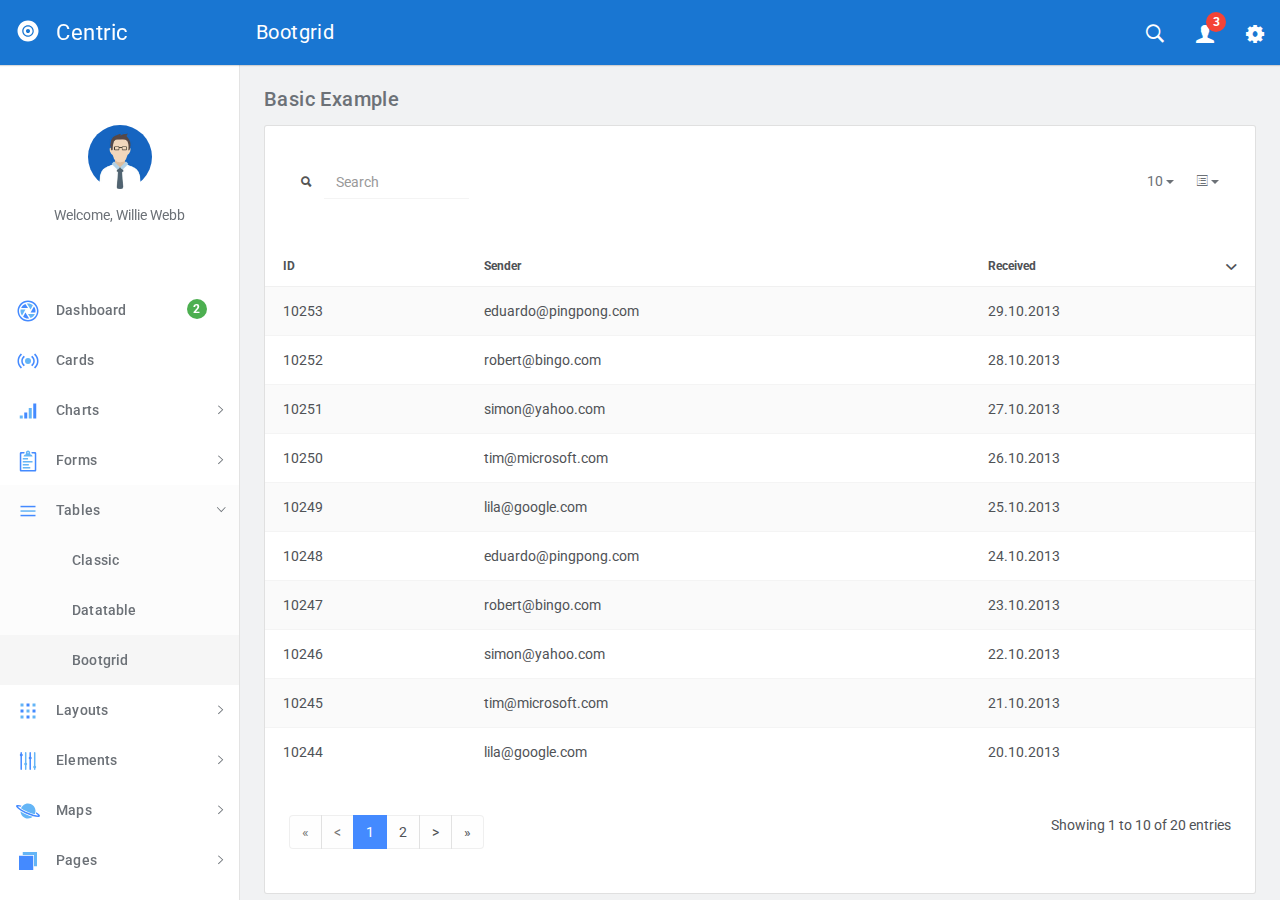
<file: src/bootgrid.html>
<!DOCTYPE html>
<html lang="en">
  <head>
    <meta charset="utf-8">
    <meta name="viewport" content="width=device-width, initial-scale=1, maximum-scale=1">
    <meta name="description" content="Bootstrap Admin Template">
    <meta name="keywords" content="app, responsive, jquery, bootstrap, dashboard, admin">
    <title>Centric - Bootstrap Admin Template</title>
    <!-- Vendor styles-->
    <!-- build:css(../app) css/vendor.css-->
    <!-- Animate.CSS-->
    <link rel="stylesheet" href="assets/vendor/animate.css/animate.css">
    <!-- Bootstrap-->
    <link rel="stylesheet" href="assets/vendor/bootstrap/dist/css/bootstrap.min.css">
    <!-- Ionicons-->
    <link rel="stylesheet" href="assets/vendor/ionicons/css/ionicons.css">
    <!-- Bluimp Gallery-->
    <link rel="stylesheet" href="assets/vendor/blueimp-gallery/css/blueimp-gallery.css">
    <link rel="stylesheet" href="assets/vendor/blueimp-gallery/css/blueimp-gallery-indicator.css">
    <link rel="stylesheet" href="assets/vendor/blueimp-gallery/css/blueimp-gallery-video.css">
    <!-- Datepicker-->
    <link rel="stylesheet" href="assets/vendor/bootstrap-datepicker/dist/css/bootstrap-datepicker3.css">
    <!-- Rickshaw-->
    <link rel="stylesheet" href="assets/vendor/rickshaw/rickshaw.css">
    <!-- Select2-->
    <link rel="stylesheet" href="assets/vendor/select2/dist/css/select2.css">
    <!-- Clockpicker-->
    <link rel="stylesheet" href="assets/vendor/clockpicker/dist/bootstrap-clockpicker.css">
    <!-- Range Slider-->
    <link rel="stylesheet" href="assets/vendor/nouislider/distribute/nouislider.min.css">
    <!-- ColorPicker-->
    <link rel="stylesheet" href="assets/vendor/mjolnic-bootstrap-colorpicker/dist/css/bootstrap-colorpicker.css">
    <!-- Summernote-->
    <link rel="stylesheet" href="assets/vendor/summernote/dist/summernote.css">
    <!-- Dropzone-->
    <link rel="stylesheet" href="assets/vendor/dropzone/dist/basic.css">
    <link rel="stylesheet" href="assets/vendor/dropzone/dist/dropzone.css">
    <!-- Xeditable-->
    <link rel="stylesheet" href="assets/vendor/x-editable/dist/bootstrap3-editable/css/bootstrap-editable.css">
    <!-- Bootgrid-->
    <link rel="stylesheet" href="assets/vendor/jquery.bootgrid/dist/jquery.bootgrid.css">
    <!-- Datatables-->
    <link rel="stylesheet" href="assets/vendor/datatables/media/css/jquery.dataTables.css">
    <!-- Sweet Alert-->
    <link rel="stylesheet" href="assets/vendor/sweetalert/dist/sweetalert.css">
    <!-- Loaders.CSS-->
    <link rel="stylesheet" href="assets/vendor/loaders.css/loaders.css">
    <!-- Material Floating Button-->
    <link rel="stylesheet" href="assets/vendor/ng-material-floating-button/mfb/dist/mfb.css">
    <!-- Material Colors-->
    <link rel="stylesheet" href="assets/vendor/material-colors/dist/colors.css">
    <!-- endbuild-->
    <!-- Application styles-->
    <link rel="stylesheet" href="assets/css/app.css">
  </head>
  <body class="theme-1">
    <div class="layout-container">
      <!-- top navbar-->
      <header class="header-container">
        <nav>
          <ul class="visible-xs visible-sm">
            <li><a id="sidebar-toggler" href="#" class="menu-link menu-link-slide"><span><em></em></span></a></li>
          </ul>
          <ul class="hidden-xs">
            <li><a id="offcanvas-toggler" href="#" class="menu-link menu-link-slide"><span><em></em></span></a></li>
          </ul>
          <h2 class="header-title">Bootgrid</h2>
          <ul class="pull-right">
            <li><a id="header-search" href="#" class="ripple"><em class="ion-ios-search-strong"></em></a></li>
            <li class="dropdown"><a href="#" data-toggle="dropdown" class="dropdown-toggle has-badge ripple"><em class="ion-person"></em><sup class="badge bg-danger">3</sup></a>
              <ul class="dropdown-menu dropdown-menu-right md-dropdown-menu">
                <li><a href="profile.html"><em class="ion-home icon-fw"></em>Profile</a></li>
                <li><a href="messages.html"><em class="ion-gear-a icon-fw"></em>Messages</a></li>
                <li role="presentation" class="divider"></li>
                <li><a href="user.login.html"><em class="ion-log-out icon-fw"></em>Logout</a></li>
              </ul>
            </li>
            <li><a id="header-settings" href="#" class="ripple"><em class="ion-gear-b"></em></a></li>
          </ul>
        </nav>
      </header>
      <!-- sidebar-->
      <aside class="sidebar-container">
        <div class="sidebar-header">
          <div class="pull-right pt-lg text-muted hidden"><em class="ion-close-round"></em></div><a href="#" class="sidebar-header-logo"><img src="assets/img/logo.png" data-svg-replace="assets/img/logo.svg" alt="Logo"><span class="sidebar-header-logo-text">Centric</span></a>
        </div>
        <div class="sidebar-content">
          <div class="sidebar-toolbar text-center"><a href=""><img src="assets/img/user/01.jpg" alt="Profile" class="img-circle thumb64"></a>
            <div class="mt">Welcome, Willie Webb</div>
          </div>
          <nav class="sidebar-nav">
            <ul>
              <li><a href="dashboard.html" class="ripple"><span class="pull-right nav-label"><span class="badge bg-success">2</span></span><span class="nav-icon"><img src="" data-svg-replace="assets/img/icons/aperture.svg" alt="MenuItem" class="hidden"></span><span>Dashboard</span></a></li>
              <li><a href="cards.html" class="ripple"><span class="pull-right nav-label"></span><span class="nav-icon"><img src="" data-svg-replace="assets/img/icons/radio-waves.svg" alt="MenuItem" class="hidden"></span><span>Cards</span></a></li>
              <li><a href="#" class="ripple"><span class="pull-right nav-caret"><em class="ion-ios-arrow-right"></em></span><span class="pull-right nav-label"></span><span class="nav-icon"><img src="" data-svg-replace="assets/img/icons/connection-bars.svg" alt="MenuItem" class="hidden"></span><span>Charts</span></a>
                <ul class="sidebar-subnav">
                  <li><a href="flot.html" class="ripple"><span class="pull-right nav-label"></span><span>Flot</span></a></li>
                  <li><a href="radial.html" class="ripple"><span class="pull-right nav-label"></span><span>Radial</span></a></li>
                  <li><a href="rickshaw.html" class="ripple"><span class="pull-right nav-label"></span><span>Rickshaw</span></a></li>
                </ul>
              </li>
              <li><a href="#" class="ripple"><span class="pull-right nav-caret"><em class="ion-ios-arrow-right"></em></span><span class="pull-right nav-label"></span><span class="nav-icon"><img src="" data-svg-replace="assets/img/icons/clipboard.svg" alt="MenuItem" class="hidden"></span><span>Forms</span></a>
                <ul class="sidebar-subnav">
                  <li><a href="forms.classic.html" class="ripple"><span class="pull-right nav-label"></span><span>Classic</span></a></li>
                  <li><a href="validation.html" class="ripple"><span class="pull-right nav-label"></span><span>Validation</span></a></li>
                  <li><a href="forms.advanced.html" class="ripple"><span class="pull-right nav-label"></span><span>Advanced</span></a></li>
                  <li><a href="material.html" class="ripple"><span class="pull-right nav-label"></span><span>Material</span></a></li>
                  <li><a href="editor.html" class="ripple"><span class="pull-right nav-label"></span><span>Editors</span></a></li>
                  <li><a href="dropzone.html" class="ripple"><span class="pull-right nav-label"></span><span>Dropzone</span></a></li>
                  <li><a href="xeditable.html" class="ripple"><span class="pull-right nav-label"></span><span>xEditable</span></a></li>
                  <li><a href="wizard.html" class="ripple"><span class="pull-right nav-label"></span><span>Wizard</span></a></li>
                </ul>
              </li>
              <li><a href="#" class="ripple"><span class="pull-right nav-caret"><em class="ion-ios-arrow-right"></em></span><span class="pull-right nav-label"></span><span class="nav-icon"><img src="" data-svg-replace="assets/img/icons/navicon.svg" alt="MenuItem" class="hidden"></span><span>Tables</span></a>
                <ul id="tables" class="sidebar-subnav">
                  <li><a href="tables.classic.html" class="ripple"><span class="pull-right nav-label"></span><span>Classic</span></a></li>
                  <li><a href="datatable.html" class="ripple"><span class="pull-right nav-label"></span><span>Datatable</span></a></li>
                  <li><a href="bootgrid.html" class="ripple"><span class="pull-right nav-label"></span><span>Bootgrid</span></a></li>
                </ul>
              </li>
              <li><a href="#" class="ripple"><span class="pull-right nav-caret"><em class="ion-ios-arrow-right"></em></span><span class="pull-right nav-label"></span><span class="nav-icon"><img src="" data-svg-replace="assets/img/icons/grid.svg" alt="MenuItem" class="hidden"></span><span>Layouts</span></a>
                <ul id="layouts" class="sidebar-subnav">
                  <li><a href="layouts.columns.html" class="ripple"><span class="pull-right nav-label"></span><span>Columns</span></a></li>
                  <li><a href="layouts.overlap.html" class="ripple"><span class="pull-right nav-label"></span><span>Overlap</span></a></li>
                  <li><a href="layouts.boxed.html" class="ripple"><span class="pull-right nav-label"></span><span>Boxed</span></a></li>
                  <li><a href="layouts.tabs.html" class="ripple"><span class="pull-right nav-label"></span><span>Tabs</span></a></li>
                  <li><a href="layouts.containers.html" class="ripple"><span class="pull-right nav-label"></span><span>Containers</span></a></li>
                </ul>
              </li>
              <li><a href="#" class="ripple"><span class="pull-right nav-caret"><em class="ion-ios-arrow-right"></em></span><span class="pull-right nav-label"></span><span class="nav-icon"><img src="" data-svg-replace="assets/img/icons/levels.svg" alt="MenuItem" class="hidden"></span><span>Elements</span></a>
                <ul id="elements" class="sidebar-subnav">
                  <li><a href="colors.html" class="ripple"><span class="pull-right nav-label"></span><span>Colors</span></a></li>
                  <li><a href="whiteframes.html" class="ripple"><span class="pull-right nav-label"></span><span>Whiteframes</span></a></li>
                  <li><a href="lists.html" class="ripple"><span class="pull-right nav-label"></span><span>Lists</span></a></li>
                  <li><a href="bootstrapui.html" class="ripple"><span class="pull-right nav-label"></span><span>Bootstrap</span></a></li>
                  <li><a href="buttons.html" class="ripple"><span class="pull-right nav-label"></span><span>Buttons</span></a></li>
                  <li><a href="sweetalert.html"><span class="pull-right nav-label"></span><span>Sweet-alert</span></a></li>
                  <li><a href="spinners.html" class="ripple"><span class="pull-right nav-label"></span><span>Spinners</span></a></li>
                  <li><a href="nestable.html" class="ripple"><span class="pull-right nav-label"></span><span>Nestable</span></a></li>
                  <li><a href="grid.html" class="ripple"><span class="pull-right nav-label"></span><span>Grid</span></a></li>
                  <li><a href="grid-masonry.html" class="ripple"><span class="pull-right nav-label"></span><span>Grid Masonry</span></a></li>
                  <li><a href="typography.html" class="ripple"><span class="pull-right nav-label"></span><span>Typography</span></a></li>
                  <li><a href="icons.html" class="ripple"><span class="pull-right nav-label"></span><span>Icons</span></a></li>
                  <li><a href="utilities.html" class="ripple"><span class="pull-right nav-label"></span><span>Utilities</span></a></li>
                </ul>
              </li>
              <li><a href="#" class="ripple"><span class="pull-right nav-caret"><em class="ion-ios-arrow-right"></em></span><span class="pull-right nav-label"></span><span class="nav-icon"><img src="" data-svg-replace="assets/img/icons/planet.svg" alt="MenuItem" class="hidden"></span><span>Maps</span></a>
                <ul id="maps" class="sidebar-subnav">
                  <li><a href="google-map-full.html" class="ripple"><span class="pull-right nav-label"></span><span>Google Maps Full</span></a></li>
                  <li><a href="google-map.html" class="ripple"><span class="pull-right nav-label"></span><span>Google Maps</span></a></li>
                  <li><a href="vector-map.html" class="ripple"><span class="pull-right nav-label"></span><span>Vector Maps</span></a></li>
                  <li><a href="datamaps.html" class="ripple"><span class="pull-right nav-label"></span><span>Datamaps</span></a></li>
                </ul>
              </li>
              <li><a href="#" class="ripple"><span class="pull-right nav-caret"><em class="ion-ios-arrow-right"></em></span><span class="pull-right nav-label"></span><span class="nav-icon"><img src="" data-svg-replace="assets/img/icons/ios-browsers.svg" alt="MenuItem" class="hidden"></span><span>Pages</span></a>
                <ul id="pages" class="sidebar-subnav">
                  <li><a href="timeline.html" class="ripple"><span class="pull-right nav-label"></span><span>Timeline</span></a></li>
                  <li><a href="invoice.html" class="ripple"><span class="pull-right nav-label"></span><span>Invoice</span></a></li>
                  <li><a href="pricing.html" class="ripple"><span class="pull-right nav-label"></span><span>Pricing</span></a></li>
                  <li><a href="contacts.html" class="ripple"><span class="pull-right nav-label"></span><span>Contacts</span></a></li>
                  <li><a href="faq.html" class="ripple"><span class="pull-right nav-label"></span><span>FAQ</span></a></li>
                  <li><a href="projects.html" class="ripple"><span class="pull-right nav-label"></span><span>Projects</span></a></li>
                  <li><a href="blog.html" class="ripple"><span class="pull-right nav-label"></span><span>Blog</span></a></li>
                  <li><a href="blog.article.html" class="ripple"><span class="pull-right nav-label"></span><span>Article</span></a></li>
                  <li><a href="profile.html" class="ripple"><span class="pull-right nav-label"></span><span>Profile</span></a></li>
                  <li><a href="gallery.html" class="ripple"><span class="pull-right nav-label"></span><span>Gallery</span></a></li>
                  <li><a href="wall.html" class="ripple"><span class="pull-right nav-label"></span><span>Wall</span></a></li>
                  <li><a href="search.html" class="ripple"><span class="pull-right nav-label"></span><span>Search</span></a></li>
                  <li><a href="messages.html" class="ripple"><span class="pull-right nav-label"></span><span>Messages Board</span></a></li>
                </ul>
              </li>
              <li><a href="#" class="ripple"><span class="pull-right nav-caret"><em class="ion-ios-arrow-right"></em></span><span class="pull-right nav-label"></span><span class="nav-icon"><img src="" data-svg-replace="assets/img/icons/person-stalker.svg" alt="MenuItem" class="hidden"></span><span>User</span></a>
                <ul id="user" class="sidebar-subnav">
                  <li><a href="login.html" class="ripple"><span class="pull-right nav-label"></span><span>Login</span></a></li>
                  <li><a href="signup.html" class="ripple"><span class="pull-right nav-label"></span><span>Signup</span></a></li>
                  <li><a href="lock.html" class="ripple"><span class="pull-right nav-label"></span><span>Lock</span></a></li>
                  <li><a href="recover.html" class="ripple"><span class="pull-right nav-label"></span><span>Recover</span></a></li>
                </ul>
              </li>
              <li><a href="../../angularjs/" class="ripple"><span class="nav-icon"><em class="ion-android-open"></em></span><span>AngularJS</span></a></li>
            </ul>
          </nav>
        </div>
      </aside>
      <div class="sidebar-layout-obfuscator"></div>
      <!-- Main section-->
      <main class="main-container">
        <!-- Page content-->
        <section>
          <div class="container-fluid">
            <h5 class="mt0">Basic Example</h5>
            <div class="card">
              <div class="table-responsive bootgrid">
                <table id="bootgrid-basic" class="table table-striped">
                  <thead>
                    <tr>
                      <th data-column-id="id" data-type="numeric">ID</th>
                      <th data-column-id="sender">Sender</th>
                      <th data-column-id="received" data-order="desc">Received</th>
                    </tr>
                  </thead>
                  <tbody>
                    <tr>
                      <td>10238</td>
                      <td>eduardo@pingpong.com</td>
                      <td>14.10.2013</td>
                    </tr>
                    <tr>
                      <td>10243</td>
                      <td>eduardo@pingpong.com</td>
                      <td>19.10.2013</td>
                    </tr>
                    <tr>
                      <td>10248</td>
                      <td>eduardo@pingpong.com</td>
                      <td>24.10.2013</td>
                    </tr>
                    <tr>
                      <td>10253</td>
                      <td>eduardo@pingpong.com</td>
                      <td>29.10.2013</td>
                    </tr>
                    <tr>
                      <td>10234</td>
                      <td>lila@google.com</td>
                      <td>10.10.2013</td>
                    </tr>
                    <tr>
                      <td>10239</td>
                      <td>lila@google.com</td>
                      <td>15.10.2013</td>
                    </tr>
                    <tr>
                      <td>10244</td>
                      <td>lila@google.com</td>
                      <td>20.10.2013</td>
                    </tr>
                    <tr>
                      <td>10249</td>
                      <td>lila@google.com</td>
                      <td>25.10.2013</td>
                    </tr>
                    <tr>
                      <td>10237</td>
                      <td>robert@bingo.com</td>
                      <td>13.10.2013</td>
                    </tr>
                    <tr>
                      <td>10242</td>
                      <td>robert@bingo.com</td>
                      <td>18.10.2013</td>
                    </tr>
                    <tr>
                      <td>10247</td>
                      <td>robert@bingo.com</td>
                      <td>23.10.2013</td>
                    </tr>
                    <tr>
                      <td>10252</td>
                      <td>robert@bingo.com</td>
                      <td>28.10.2013</td>
                    </tr>
                    <tr>
                      <td>10236</td>
                      <td>simon@yahoo.com</td>
                      <td>12.10.2013</td>
                    </tr>
                    <tr>
                      <td>10241</td>
                      <td>simon@yahoo.com</td>
                      <td>17.10.2013</td>
                    </tr>
                    <tr>
                      <td>10246</td>
                      <td>simon@yahoo.com</td>
                      <td>22.10.2013</td>
                    </tr>
                    <tr>
                      <td>10251</td>
                      <td>simon@yahoo.com</td>
                      <td>27.10.2013</td>
                    </tr>
                    <tr>
                      <td>10235</td>
                      <td>tim@microsoft.com</td>
                      <td>11.10.2013</td>
                    </tr>
                    <tr>
                      <td>10240</td>
                      <td>tim@microsoft.com</td>
                      <td>16.10.2013</td>
                    </tr>
                    <tr>
                      <td>10245</td>
                      <td>tim@microsoft.com</td>
                      <td>21.10.2013</td>
                    </tr>
                    <tr>
                      <td>10250</td>
                      <td>tim@microsoft.com</td>
                      <td>26.10.2013</td>
                    </tr>
                  </tbody>
                </table>
              </div>
            </div>
            <h5>Row selection</h5>
            <div class="card">
              <div class="table-responsive bootgrid">
                <table id="bootgrid-selection" class="table table-striped">
                  <thead>
                    <tr>
                      <th data-column-id="id" data-type="numeric" data-identifier="true">ID</th>
                      <th data-column-id="sender">Sender</th>
                      <th data-column-id="received" data-order="desc">Received</th>
                    </tr>
                  </thead>
                  <tbody>
                    <tr>
                      <td>10238</td>
                      <td>eduardo@pingpong.com</td>
                      <td>14.10.2013</td>
                    </tr>
                    <tr>
                      <td>10243</td>
                      <td>eduardo@pingpong.com</td>
                      <td>19.10.2013</td>
                    </tr>
                    <tr>
                      <td>10248</td>
                      <td>eduardo@pingpong.com</td>
                      <td>24.10.2013</td>
                    </tr>
                    <tr>
                      <td>10253</td>
                      <td>eduardo@pingpong.com</td>
                      <td>29.10.2013</td>
                    </tr>
                    <tr>
                      <td>10234</td>
                      <td>lila@google.com</td>
                      <td>10.10.2013</td>
                    </tr>
                    <tr>
                      <td>10239</td>
                      <td>lila@google.com</td>
                      <td>15.10.2013</td>
                    </tr>
                    <tr>
                      <td>10244</td>
                      <td>lila@google.com</td>
                      <td>20.10.2013</td>
                    </tr>
                    <tr>
                      <td>10249</td>
                      <td>lila@google.com</td>
                      <td>25.10.2013</td>
                    </tr>
                    <tr>
                      <td>10237</td>
                      <td>robert@bingo.com</td>
                      <td>13.10.2013</td>
                    </tr>
                    <tr>
                      <td>10242</td>
                      <td>robert@bingo.com</td>
                      <td>18.10.2013</td>
                    </tr>
                    <tr>
                      <td>10247</td>
                      <td>robert@bingo.com</td>
                      <td>23.10.2013</td>
                    </tr>
                    <tr>
                      <td>10252</td>
                      <td>robert@bingo.com</td>
                      <td>28.10.2013</td>
                    </tr>
                    <tr>
                      <td>10236</td>
                      <td>simon@yahoo.com</td>
                      <td>12.10.2013</td>
                    </tr>
                    <tr>
                      <td>10241</td>
                      <td>simon@yahoo.com</td>
                      <td>17.10.2013</td>
                    </tr>
                    <tr>
                      <td>10246</td>
                      <td>simon@yahoo.com</td>
                      <td>22.10.2013</td>
                    </tr>
                    <tr>
                      <td>10251</td>
                      <td>simon@yahoo.com</td>
                      <td>27.10.2013</td>
                    </tr>
                    <tr>
                      <td>10235</td>
                      <td>tim@microsoft.com</td>
                      <td>11.10.2013</td>
                    </tr>
                    <tr>
                      <td>10240</td>
                      <td>tim@microsoft.com</td>
                      <td>16.10.2013</td>
                    </tr>
                    <tr>
                      <td>10245</td>
                      <td>tim@microsoft.com</td>
                      <td>21.10.2013</td>
                    </tr>
                    <tr>
                      <td>10250</td>
                      <td>tim@microsoft.com</td>
                      <td>26.10.2013</td>
                    </tr>
                  </tbody>
                </table>
              </div>
            </div>
            <h5>Commands</h5>
            <div class="card">
              <div class="table-responsive bootgrid">
                <table id="bootgrid-command" class="table table-striped table-vmiddle">
                  <thead>
                    <tr>
                      <th data-column-id="id" data-type="numeric">ID</th>
                      <th data-column-id="sender">Sender</th>
                      <th data-column-id="received" data-order="desc">Received</th>
                      <th data-column-id="commands" data-formatter="commands" data-sortable="false">
                        <div class="text-right">Commands</div>
                      </th>
                    </tr>
                  </thead>
                  <tbody>
                    <tr>
                      <td>10238</td>
                      <td>eduardo@pingpong.com</td>
                      <td>14.10.2013</td>
                    </tr>
                    <tr>
                      <td>10243</td>
                      <td>eduardo@pingpong.com</td>
                      <td>19.10.2013</td>
                    </tr>
                    <tr>
                      <td>10248</td>
                      <td>eduardo@pingpong.com</td>
                      <td>24.10.2013</td>
                    </tr>
                    <tr>
                      <td>10253</td>
                      <td>eduardo@pingpong.com</td>
                      <td>29.10.2013</td>
                    </tr>
                    <tr>
                      <td>10234</td>
                      <td>lila@google.com</td>
                      <td>10.10.2013</td>
                    </tr>
                    <tr>
                      <td>10239</td>
                      <td>lila@google.com</td>
                      <td>15.10.2013</td>
                    </tr>
                    <tr>
                      <td>10244</td>
                      <td>lila@google.com</td>
                      <td>20.10.2013</td>
                    </tr>
                    <tr>
                      <td>10249</td>
                      <td>lila@google.com</td>
                      <td>25.10.2013</td>
                    </tr>
                    <tr>
                      <td>10237</td>
                      <td>robert@bingo.com</td>
                      <td>13.10.2013</td>
                    </tr>
                    <tr>
                      <td>10242</td>
                      <td>robert@bingo.com</td>
                      <td>18.10.2013</td>
                    </tr>
                    <tr>
                      <td>10247</td>
                      <td>robert@bingo.com</td>
                      <td>23.10.2013</td>
                    </tr>
                    <tr>
                      <td>10252</td>
                      <td>robert@bingo.com</td>
                      <td>28.10.2013</td>
                    </tr>
                    <tr>
                      <td>10236</td>
                      <td>simon@yahoo.com</td>
                      <td>12.10.2013</td>
                    </tr>
                    <tr>
                      <td>10241</td>
                      <td>simon@yahoo.com</td>
                      <td>17.10.2013</td>
                    </tr>
                    <tr>
                      <td>10246</td>
                      <td>simon@yahoo.com</td>
                      <td>22.10.2013</td>
                    </tr>
                    <tr>
                      <td>10251</td>
                      <td>simon@yahoo.com</td>
                      <td>27.10.2013</td>
                    </tr>
                    <tr>
                      <td>10235</td>
                      <td>tim@microsoft.com</td>
                      <td>11.10.2013</td>
                    </tr>
                    <tr>
                      <td>10240</td>
                      <td>tim@microsoft.com</td>
                      <td>16.10.2013</td>
                    </tr>
                    <tr>
                      <td>10245</td>
                      <td>tim@microsoft.com</td>
                      <td>21.10.2013</td>
                    </tr>
                    <tr>
                      <td>10250</td>
                      <td>tim@microsoft.com</td>
                      <td>26.10.2013</td>
                    </tr>
                  </tbody>
                </table>
              </div>
            </div>
          </div>
        </section>
        <!-- Page footer-->
        <footer><span>2017 - Centric app.</span></footer>
      </main>
    </div>
    <!-- Search template-->
    <div tabindex="-1" role="dialog" class="modal modal-top fade modal-search">
      <div class="modal-dialog">
        <div class="modal-content">
          <div class="modal-body">
            <div class="pull-left">
              <button type="button" data-dismiss="modal" class="btn btn-flat"><em class="ion-arrow-left-c icon-24"></em></button>
            </div>
            <div class="pull-right">
              <button type="button" class="btn btn-flat"><em class="ion-android-microphone icon-24"></em></button>
            </div>
            <form action="#" class="oh">
              <div class="mda-form-control pt0">
                <input type="text" placeholder="Search.." data-localize="header.SEARCH" class="form-control header-input-search">
                <div class="mda-form-control-line"></div>
              </div>
            </form>
          </div>
        </div>
      </div>
    </div>
    <!-- End Search template-->
    <!-- Settings template-->
    <div tabindex="-1" role="dialog" class="modal-settings modal modal-right fade">
      <div class="modal-dialog modal-lg">
        <div class="modal-content">
          <div class="modal-header">
            <div data-dismiss="modal" class="pull-right clickable"><em class="ion-close-round text-soft"></em></div>
            <h4 class="modal-title"><span>Settings</span></h4>
          </div>
          <div class="modal-body">
            <div class="clearfix mb">
              <div class="pull-left wd-tiny mb">
                <div class="setting-color">
                  <label class="preview-theme-1">
                    <input type="radio" checked="checked" name="setting-theme" value="0"><span class="ion-checkmark-round"></span>
                    <div class="t-grid">
                      <div class="t-row">
                        <div class="t-col preview-header"></div>
                        <div class="t-col preview-sidebar"></div>
                        <div class="t-col preview-content"></div>
                      </div>
                    </div>
                  </label>
                </div>
              </div>
              <div class="pull-left wd-tiny mb">
                <div class="setting-color">
                  <label class="preview-theme-2">
                    <input type="radio" name="setting-theme" value="1"><span class="ion-checkmark-round"></span>
                    <div class="t-grid">
                      <div class="t-row">
                        <div class="t-col preview-header"></div>
                        <div class="t-col preview-sidebar"></div>
                        <div class="t-col preview-content"></div>
                      </div>
                    </div>
                  </label>
                </div>
              </div>
              <div class="pull-left wd-tiny mb">
                <div class="setting-color">
                  <label class="preview-theme-3">
                    <input type="radio" name="setting-theme" value="2"><span class="ion-checkmark-round"></span>
                    <div class="t-grid">
                      <div class="t-row">
                        <div class="t-col preview-header"></div>
                        <div class="t-col preview-sidebar"></div>
                        <div class="t-col preview-content"></div>
                      </div>
                    </div>
                  </label>
                </div>
              </div>
              <div class="pull-left wd-tiny mb">
                <div class="setting-color">
                  <label class="preview-theme-4">
                    <input type="radio" name="setting-theme" value="3"><span class="ion-checkmark-round"></span>
                    <div class="t-grid">
                      <div class="t-row">
                        <div class="t-col preview-header"></div>
                        <div class="t-col preview-sidebar"></div>
                        <div class="t-col preview-content"></div>
                      </div>
                    </div>
                  </label>
                </div>
              </div>
              <div class="pull-left wd-tiny mb">
                <div class="setting-color">
                  <label class="preview-theme-5">
                    <input type="radio" name="setting-theme" value="4"><span class="ion-checkmark-round"></span>
                    <div class="t-grid">
                      <div class="t-row">
                        <div class="t-col preview-header"></div>
                        <div class="t-col preview-sidebar"></div>
                        <div class="t-col preview-content"></div>
                      </div>
                    </div>
                  </label>
                </div>
              </div>
              <div class="pull-left wd-tiny mb">
                <div class="setting-color">
                  <label class="preview-theme-6">
                    <input type="radio" name="setting-theme" value="5"><span class="ion-checkmark-round"></span>
                    <div class="t-grid">
                      <div class="t-row">
                        <div class="t-col preview-header"></div>
                        <div class="t-col preview-sidebar"></div>
                        <div class="t-col preview-content"></div>
                      </div>
                    </div>
                  </label>
                </div>
              </div>
              <div class="pull-left wd-tiny mb">
                <div class="setting-color">
                  <label class="preview-theme-7">
                    <input type="radio" name="setting-theme" value="6"><span class="ion-checkmark-round"></span>
                    <div class="t-grid">
                      <div class="t-row">
                        <div class="t-col preview-header"></div>
                        <div class="t-col preview-sidebar"></div>
                        <div class="t-col preview-content"></div>
                      </div>
                    </div>
                  </label>
                </div>
              </div>
              <div class="pull-left wd-tiny mb">
                <div class="setting-color">
                  <label class="preview-theme-8">
                    <input type="radio" name="setting-theme" value="7"><span class="ion-checkmark-round"></span>
                    <div class="t-grid">
                      <div class="t-row">
                        <div class="t-col preview-header"></div>
                        <div class="t-col preview-sidebar"></div>
                        <div class="t-col preview-content"></div>
                      </div>
                    </div>
                  </label>
                </div>
              </div>
              <div class="pull-left wd-tiny mb">
                <div class="setting-color">
                  <label class="preview-theme-9">
                    <input type="radio" name="setting-theme" value="8"><span class="ion-checkmark-round"></span>
                    <div class="t-grid">
                      <div class="t-row">
                        <div class="t-col preview-header"></div>
                        <div class="t-col preview-sidebar"></div>
                        <div class="t-col preview-content"></div>
                      </div>
                    </div>
                  </label>
                </div>
              </div>
            </div>
            <hr>
            <p>
              <label class="mda-checkbox">
                <input id="sidebar-showheader" type="checkbox" checked=""><em class="bg-indigo-500"></em>Sidebar header
              </label>
            </p>
            <p>
              <label class="mda-checkbox">
                <input id="sidebar-showtoolbar" type="checkbox" checked=""><em class="bg-indigo-500"></em>Sidebar toolbar
              </label>
            </p>
            <p>
              <label class="mda-checkbox">
                <input id="sidebar-offcanvas" type="checkbox"><em class="bg-indigo-500"></em>Sidebar offcanvas
              </label>
            </p>
            <hr>
            <p>Navigation icon</p>
            <p>
              <label class="mda-radio">
                <input type="radio" name="headerMenulink" value="menu-link-close"><em class="bg-indigo-500"></em>Close icon
              </label>
            </p>
            <p>
              <label class="mda-radio">
                <input type="radio" checked="" name="headerMenulink" value="menu-link-slide"><em class="bg-indigo-500"></em>Slide arrow
              </label>
            </p>
            <p>
              <label class="mda-radio">
                <input type="radio" name="headerMenulink" value="menu-link-arrow"><em class="bg-indigo-500"></em>Big arrow
              </label>
            </p>
            <hr>
            <button type="button" data-toggle-fullscreen="" class="btn btn-default btn-raised">Toggle fullscreen</button>
            <hr>
            <p>Change language</p>
            <!-- START Language list-->
            <div class="btn-group">
              <button type="button" data-toggle="dropdown" class="btn btn-default btn-block btn-raised">English</button>
              <ul role="menu" class="dropdown-menu dropdown-menu-right animated fadeInUpShort">
                <li><a href="#" data-set-lang="en">English</a></li>
                <li><a href="#" data-set-lang="es">Spanish</a></li>
              </ul>
            </div>
            <!-- END Language list-->
          </div>
        </div>
      </div>
    </div>
    <!-- End Settings template-->
    <!-- Google Maps API-->
    <script type="text/javascript" src="http://maps.google.com/maps/api/js?key=AIzaSyD_MleSHludEfiKUi1CCyumkv74Pm4u8Is"></script>
    <!-- build:js(../app) js/vendor.js-->
    <!-- Modernizr-->
    <script src="assets/vendor/modernizr/modernizr.custom.js"></script>
    <!-- jQuery-->
    <script src="assets/vendor/jquery/dist/jquery.js"></script>
    <!-- Bootstrap-->
    <script src="assets/vendor/bootstrap/dist/js/bootstrap.js"></script>
    <!-- jQuery Browser-->
    <script src="assets/vendor/jquery.browser/dist/jquery.browser.js"></script>
    <!-- Material Colors-->
    <script src="assets/vendor/material-colors/dist/colors.js"></script>
    <!-- Bootstrap Filestyle-->
    <script src="assets/vendor/bootstrap-filestyle/src/bootstrap-filestyle.js"></script>
    <!-- Flot charts-->
    <script src="assets/vendor/flot/jquery.flot.js"></script>
    <script src="assets/vendor/flot/jquery.flot.categories.js"></script>
    <script src="assets/vendor/flot-spline/js/jquery.flot.spline.js"></script>
    <script src="assets/vendor/flot.tooltip/js/jquery.flot.tooltip.js"></script>
    <script src="assets/vendor/flot/jquery.flot.resize.js"></script>
    <script src="assets/vendor/flot/jquery.flot.pie.js"></script>
    <script src="assets/vendor/flot/jquery.flot.time.js"></script>
    <script src="assets/vendor/sidebysideimproved/jquery.flot.orderBars.js"></script>
    <!-- jVector Maps-->
    <script src="assets/vendor/ika.jvectormap/jquery-jvectormap-1.2.2.min.js"></script>
    <script src="assets/vendor/ika.jvectormap/jquery-jvectormap-us-mill-en.js"></script>
    <script src="assets/vendor/ika.jvectormap/jquery-jvectormap-world-mill-en.js"></script>
    <!-- Easypie Charts-->
    <script src="assets/vendor/jquery.easy-pie-chart/dist/jquery.easypiechart.js"></script>
    <!-- Screenfull-->
    <script src="assets/vendor/screenfull/dist/screenfull.js"></script>
    <!-- Sparkline-->
    <script src="assets/vendor/sparkline/index.js"></script>
    <!-- Datepicker-->
    <script src="assets/vendor/bootstrap-datepicker/js/bootstrap-datepicker.js"></script>
    <!-- jQuery Knob charts-->
    <script src="assets/vendor/jquery-knob/js/jquery.knob.js"></script>
    <!-- Rickshaw-->
    <script src="assets/vendor/d3/d3.js"></script>
    <script src="assets/vendor/rickshaw/rickshaw.js"></script>
    <!-- jQuery Form Validation-->
    <script src="assets/vendor/jquery-validation/dist/jquery.validate.js"></script>
    <script src="assets/vendor/jquery-validation/dist/additional-methods.js"></script>
    <!-- JQUERY STEPS-->
    <script src="assets/vendor/jquery.steps/build/jquery.steps.js"></script>
    <!-- Select2-->
    <script src="assets/vendor/select2/dist/js/select2.js"></script>
    <!-- Clockpicker-->
    <script src="assets/vendor/clockpicker/dist/bootstrap-clockpicker.js"></script>
    <!-- Range Slider-->
    <script src="assets/vendor/nouislider/distribute/nouislider.js"></script>
    <!-- ColorPicker-->
    <script src="assets/vendor/mjolnic-bootstrap-colorpicker/dist/js/bootstrap-colorpicker.js"></script>
    <!-- Summernote-->
    <script src="assets/vendor/summernote/dist/summernote.js"></script>
    <!-- Dropzone-->
    <script src="assets/vendor/dropzone/dist/dropzone.js"></script>
    <!-- Xeditable-->
    <script src="assets/vendor/x-editable/dist/bootstrap3-editable/js/bootstrap-editable.js"></script>
    <!-- Momentjs-->
    <script src="assets/vendor/moment/min/moment-with-locales.js"></script>
    <!-- Google Maps-->
    <script src="assets/vendor/gmaps/gmaps.js"></script>
    <!-- Bootgrid-->
    <script src="assets/vendor/jquery.bootgrid/dist/jquery.bootgrid.js"></script>
    <script src="assets/vendor/jquery.bootgrid/dist/jquery.bootgrid.fa.js"></script>
    <!-- Datatables-->
    <script src="assets/vendor/datatables/media/js/jquery.dataTables.js"></script>
    <!-- Nestable-->
    <script src="assets/vendor/nestable/jquery.nestable.js"></script>
    <!-- Sweet Alert-->
    <script src="assets/vendor/sweetalert/dist/sweetalert-dev.js"></script>
    <!-- Masonry-->
    <script src="assets/vendor/masonry/dist/masonry.pkgd.js"></script>
    <!-- Images Loaded-->
    <script src="assets/vendor/imagesloaded/imagesloaded.pkgd.js"></script>
    <!-- Loaders.CSS-->
    <script src="assets/vendor/loaders.css/loaders.css.js"></script>
    <!-- jQuery Localize-->
    <script src="assets/vendor/jquery-localize-i18n/dist/jquery.localize.js"></script>
    <!-- Blueimp Gallery-->
    <script src="assets/vendor/blueimp-gallery/js/blueimp-helper.js"></script>
    <script src="assets/vendor/blueimp-gallery/js/blueimp-gallery.js"></script>
    <script src="assets/vendor/blueimp-gallery/js/blueimp-gallery-fullscreen.js"></script>
    <script src="assets/vendor/blueimp-gallery/js/blueimp-gallery-indicator.js"></script>
    <script src="assets/vendor/blueimp-gallery/js/blueimp-gallery-video.js"></script>
    <script src="assets/vendor/blueimp-gallery/js/blueimp-gallery-vimeo.js"></script>
    <script src="assets/vendor/blueimp-gallery/js/blueimp-gallery-youtube.js"></script>
    <script src="assets/vendor/blueimp-gallery/js/jquery.blueimp-gallery.js"></script>
    <!-- Datamaps-->
    <script src="assets/vendor/topojson/topojson.min.js"></script>
    <script src="assets/vendor/datamaps/dist/datamaps.all.js"></script>
    <!-- endbuild-->
    <!-- App script-->
    <script src="assets/js/app.js"></script>
  </body>
</html>
</file>
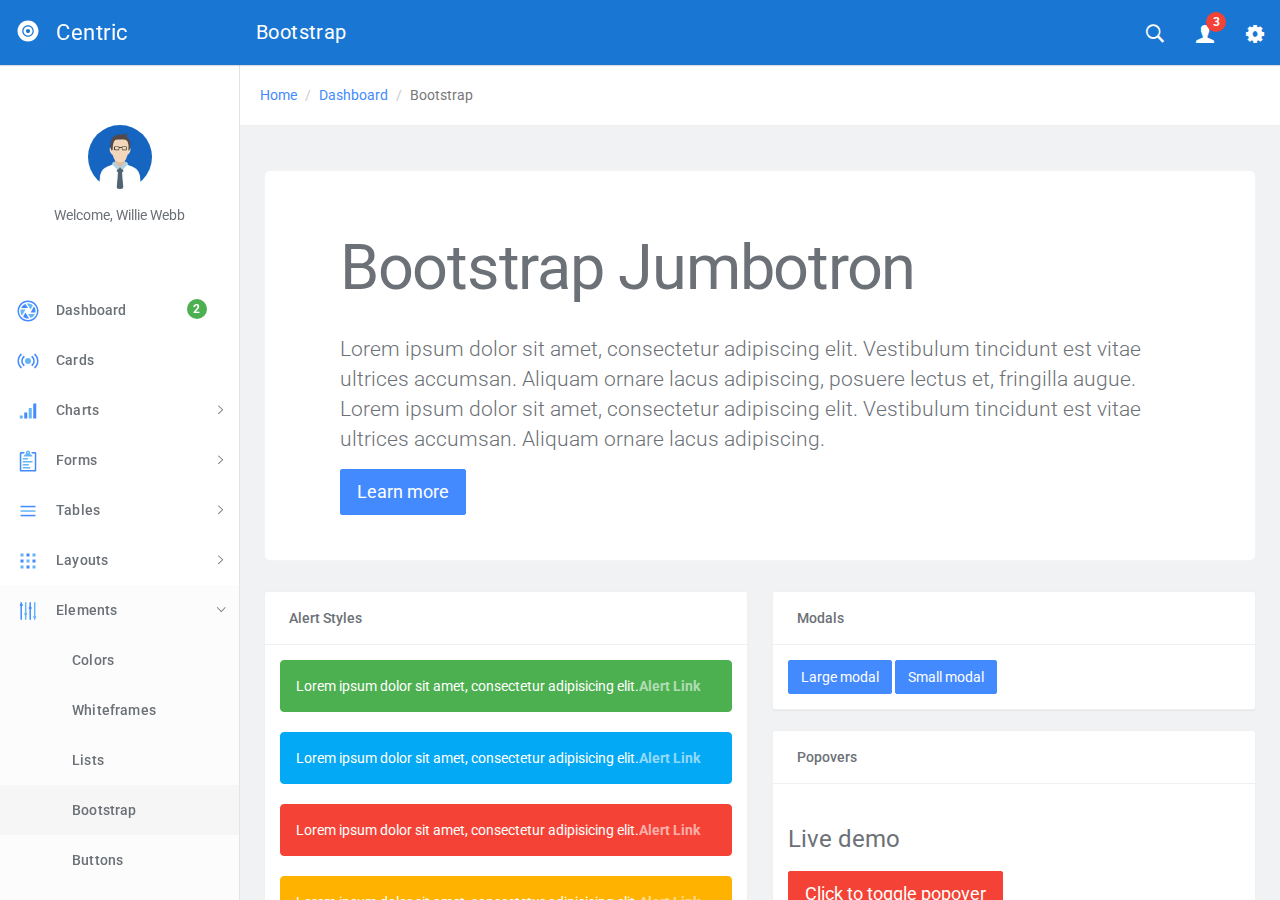
<file: src/bootstrapui.html>
<!DOCTYPE html>
<html lang="en">
  <head>
    <meta charset="utf-8">
    <meta name="viewport" content="width=device-width, initial-scale=1, maximum-scale=1">
    <meta name="description" content="Bootstrap Admin Template">
    <meta name="keywords" content="app, responsive, jquery, bootstrap, dashboard, admin">
    <title>Centric - Bootstrap Admin Template</title>
    <!-- Vendor styles-->
    <!-- build:css(../app) css/vendor.css-->
    <!-- Animate.CSS-->
    <link rel="stylesheet" href="assets/vendor/animate.css/animate.css">
    <!-- Bootstrap-->
    <link rel="stylesheet" href="assets/vendor/bootstrap/dist/css/bootstrap.min.css">
    <!-- Ionicons-->
    <link rel="stylesheet" href="assets/vendor/ionicons/css/ionicons.css">
    <!-- Bluimp Gallery-->
    <link rel="stylesheet" href="assets/vendor/blueimp-gallery/css/blueimp-gallery.css">
    <link rel="stylesheet" href="assets/vendor/blueimp-gallery/css/blueimp-gallery-indicator.css">
    <link rel="stylesheet" href="assets/vendor/blueimp-gallery/css/blueimp-gallery-video.css">
    <!-- Datepicker-->
    <link rel="stylesheet" href="assets/vendor/bootstrap-datepicker/dist/css/bootstrap-datepicker3.css">
    <!-- Rickshaw-->
    <link rel="stylesheet" href="assets/vendor/rickshaw/rickshaw.css">
    <!-- Select2-->
    <link rel="stylesheet" href="assets/vendor/select2/dist/css/select2.css">
    <!-- Clockpicker-->
    <link rel="stylesheet" href="assets/vendor/clockpicker/dist/bootstrap-clockpicker.css">
    <!-- Range Slider-->
    <link rel="stylesheet" href="assets/vendor/nouislider/distribute/nouislider.min.css">
    <!-- ColorPicker-->
    <link rel="stylesheet" href="assets/vendor/mjolnic-bootstrap-colorpicker/dist/css/bootstrap-colorpicker.css">
    <!-- Summernote-->
    <link rel="stylesheet" href="assets/vendor/summernote/dist/summernote.css">
    <!-- Dropzone-->
    <link rel="stylesheet" href="assets/vendor/dropzone/dist/basic.css">
    <link rel="stylesheet" href="assets/vendor/dropzone/dist/dropzone.css">
    <!-- Xeditable-->
    <link rel="stylesheet" href="assets/vendor/x-editable/dist/bootstrap3-editable/css/bootstrap-editable.css">
    <!-- Bootgrid-->
    <link rel="stylesheet" href="assets/vendor/jquery.bootgrid/dist/jquery.bootgrid.css">
    <!-- Datatables-->
    <link rel="stylesheet" href="assets/vendor/datatables/media/css/jquery.dataTables.css">
    <!-- Sweet Alert-->
    <link rel="stylesheet" href="assets/vendor/sweetalert/dist/sweetalert.css">
    <!-- Loaders.CSS-->
    <link rel="stylesheet" href="assets/vendor/loaders.css/loaders.css">
    <!-- Material Floating Button-->
    <link rel="stylesheet" href="assets/vendor/ng-material-floating-button/mfb/dist/mfb.css">
    <!-- Material Colors-->
    <link rel="stylesheet" href="assets/vendor/material-colors/dist/colors.css">
    <!-- endbuild-->
    <!-- Application styles-->
    <link rel="stylesheet" href="assets/css/app.css">
  </head>
  <body class="theme-1">
    <div class="layout-container">
      <!-- top navbar-->
      <header class="header-container">
        <nav>
          <ul class="visible-xs visible-sm">
            <li><a id="sidebar-toggler" href="#" class="menu-link menu-link-slide"><span><em></em></span></a></li>
          </ul>
          <ul class="hidden-xs">
            <li><a id="offcanvas-toggler" href="#" class="menu-link menu-link-slide"><span><em></em></span></a></li>
          </ul>
          <h2 class="header-title">Bootstrap</h2>
          <ul class="pull-right">
            <li><a id="header-search" href="#" class="ripple"><em class="ion-ios-search-strong"></em></a></li>
            <li class="dropdown"><a href="#" data-toggle="dropdown" class="dropdown-toggle has-badge ripple"><em class="ion-person"></em><sup class="badge bg-danger">3</sup></a>
              <ul class="dropdown-menu dropdown-menu-right md-dropdown-menu">
                <li><a href="profile.html"><em class="ion-home icon-fw"></em>Profile</a></li>
                <li><a href="messages.html"><em class="ion-gear-a icon-fw"></em>Messages</a></li>
                <li role="presentation" class="divider"></li>
                <li><a href="user.login.html"><em class="ion-log-out icon-fw"></em>Logout</a></li>
              </ul>
            </li>
            <li><a id="header-settings" href="#" class="ripple"><em class="ion-gear-b"></em></a></li>
          </ul>
        </nav>
      </header>
      <!-- sidebar-->
      <aside class="sidebar-container">
        <div class="sidebar-header">
          <div class="pull-right pt-lg text-muted hidden"><em class="ion-close-round"></em></div><a href="#" class="sidebar-header-logo"><img src="assets/img/logo.png" data-svg-replace="assets/img/logo.svg" alt="Logo"><span class="sidebar-header-logo-text">Centric</span></a>
        </div>
        <div class="sidebar-content">
          <div class="sidebar-toolbar text-center"><a href=""><img src="assets/img/user/01.jpg" alt="Profile" class="img-circle thumb64"></a>
            <div class="mt">Welcome, Willie Webb</div>
          </div>
          <nav class="sidebar-nav">
            <ul>
              <li><a href="dashboard.html" class="ripple"><span class="pull-right nav-label"><span class="badge bg-success">2</span></span><span class="nav-icon"><img src="" data-svg-replace="assets/img/icons/aperture.svg" alt="MenuItem" class="hidden"></span><span>Dashboard</span></a></li>
              <li><a href="cards.html" class="ripple"><span class="pull-right nav-label"></span><span class="nav-icon"><img src="" data-svg-replace="assets/img/icons/radio-waves.svg" alt="MenuItem" class="hidden"></span><span>Cards</span></a></li>
              <li><a href="#" class="ripple"><span class="pull-right nav-caret"><em class="ion-ios-arrow-right"></em></span><span class="pull-right nav-label"></span><span class="nav-icon"><img src="" data-svg-replace="assets/img/icons/connection-bars.svg" alt="MenuItem" class="hidden"></span><span>Charts</span></a>
                <ul class="sidebar-subnav">
                  <li><a href="flot.html" class="ripple"><span class="pull-right nav-label"></span><span>Flot</span></a></li>
                  <li><a href="radial.html" class="ripple"><span class="pull-right nav-label"></span><span>Radial</span></a></li>
                  <li><a href="rickshaw.html" class="ripple"><span class="pull-right nav-label"></span><span>Rickshaw</span></a></li>
                </ul>
              </li>
              <li><a href="#" class="ripple"><span class="pull-right nav-caret"><em class="ion-ios-arrow-right"></em></span><span class="pull-right nav-label"></span><span class="nav-icon"><img src="" data-svg-replace="assets/img/icons/clipboard.svg" alt="MenuItem" class="hidden"></span><span>Forms</span></a>
                <ul class="sidebar-subnav">
                  <li><a href="forms.classic.html" class="ripple"><span class="pull-right nav-label"></span><span>Classic</span></a></li>
                  <li><a href="validation.html" class="ripple"><span class="pull-right nav-label"></span><span>Validation</span></a></li>
                  <li><a href="forms.advanced.html" class="ripple"><span class="pull-right nav-label"></span><span>Advanced</span></a></li>
                  <li><a href="material.html" class="ripple"><span class="pull-right nav-label"></span><span>Material</span></a></li>
                  <li><a href="editor.html" class="ripple"><span class="pull-right nav-label"></span><span>Editors</span></a></li>
                  <li><a href="dropzone.html" class="ripple"><span class="pull-right nav-label"></span><span>Dropzone</span></a></li>
                  <li><a href="xeditable.html" class="ripple"><span class="pull-right nav-label"></span><span>xEditable</span></a></li>
                  <li><a href="wizard.html" class="ripple"><span class="pull-right nav-label"></span><span>Wizard</span></a></li>
                </ul>
              </li>
              <li><a href="#" class="ripple"><span class="pull-right nav-caret"><em class="ion-ios-arrow-right"></em></span><span class="pull-right nav-label"></span><span class="nav-icon"><img src="" data-svg-replace="assets/img/icons/navicon.svg" alt="MenuItem" class="hidden"></span><span>Tables</span></a>
                <ul id="tables" class="sidebar-subnav">
                  <li><a href="tables.classic.html" class="ripple"><span class="pull-right nav-label"></span><span>Classic</span></a></li>
                  <li><a href="datatable.html" class="ripple"><span class="pull-right nav-label"></span><span>Datatable</span></a></li>
                  <li><a href="bootgrid.html" class="ripple"><span class="pull-right nav-label"></span><span>Bootgrid</span></a></li>
                </ul>
              </li>
              <li><a href="#" class="ripple"><span class="pull-right nav-caret"><em class="ion-ios-arrow-right"></em></span><span class="pull-right nav-label"></span><span class="nav-icon"><img src="" data-svg-replace="assets/img/icons/grid.svg" alt="MenuItem" class="hidden"></span><span>Layouts</span></a>
                <ul id="layouts" class="sidebar-subnav">
                  <li><a href="layouts.columns.html" class="ripple"><span class="pull-right nav-label"></span><span>Columns</span></a></li>
                  <li><a href="layouts.overlap.html" class="ripple"><span class="pull-right nav-label"></span><span>Overlap</span></a></li>
                  <li><a href="layouts.boxed.html" class="ripple"><span class="pull-right nav-label"></span><span>Boxed</span></a></li>
                  <li><a href="layouts.tabs.html" class="ripple"><span class="pull-right nav-label"></span><span>Tabs</span></a></li>
                  <li><a href="layouts.containers.html" class="ripple"><span class="pull-right nav-label"></span><span>Containers</span></a></li>
                </ul>
              </li>
              <li><a href="#" class="ripple"><span class="pull-right nav-caret"><em class="ion-ios-arrow-right"></em></span><span class="pull-right nav-label"></span><span class="nav-icon"><img src="" data-svg-replace="assets/img/icons/levels.svg" alt="MenuItem" class="hidden"></span><span>Elements</span></a>
                <ul id="elements" class="sidebar-subnav">
                  <li><a href="colors.html" class="ripple"><span class="pull-right nav-label"></span><span>Colors</span></a></li>
                  <li><a href="whiteframes.html" class="ripple"><span class="pull-right nav-label"></span><span>Whiteframes</span></a></li>
                  <li><a href="lists.html" class="ripple"><span class="pull-right nav-label"></span><span>Lists</span></a></li>
                  <li><a href="bootstrapui.html" class="ripple"><span class="pull-right nav-label"></span><span>Bootstrap</span></a></li>
                  <li><a href="buttons.html" class="ripple"><span class="pull-right nav-label"></span><span>Buttons</span></a></li>
                  <li><a href="sweetalert.html"><span class="pull-right nav-label"></span><span>Sweet-alert</span></a></li>
                  <li><a href="spinners.html" class="ripple"><span class="pull-right nav-label"></span><span>Spinners</span></a></li>
                  <li><a href="nestable.html" class="ripple"><span class="pull-right nav-label"></span><span>Nestable</span></a></li>
                  <li><a href="grid.html" class="ripple"><span class="pull-right nav-label"></span><span>Grid</span></a></li>
                  <li><a href="grid-masonry.html" class="ripple"><span class="pull-right nav-label"></span><span>Grid Masonry</span></a></li>
                  <li><a href="typography.html" class="ripple"><span class="pull-right nav-label"></span><span>Typography</span></a></li>
                  <li><a href="icons.html" class="ripple"><span class="pull-right nav-label"></span><span>Icons</span></a></li>
                  <li><a href="utilities.html" class="ripple"><span class="pull-right nav-label"></span><span>Utilities</span></a></li>
                </ul>
              </li>
              <li><a href="#" class="ripple"><span class="pull-right nav-caret"><em class="ion-ios-arrow-right"></em></span><span class="pull-right nav-label"></span><span class="nav-icon"><img src="" data-svg-replace="assets/img/icons/planet.svg" alt="MenuItem" class="hidden"></span><span>Maps</span></a>
                <ul id="maps" class="sidebar-subnav">
                  <li><a href="google-map-full.html" class="ripple"><span class="pull-right nav-label"></span><span>Google Maps Full</span></a></li>
                  <li><a href="google-map.html" class="ripple"><span class="pull-right nav-label"></span><span>Google Maps</span></a></li>
                  <li><a href="vector-map.html" class="ripple"><span class="pull-right nav-label"></span><span>Vector Maps</span></a></li>
                  <li><a href="datamaps.html" class="ripple"><span class="pull-right nav-label"></span><span>Datamaps</span></a></li>
                </ul>
              </li>
              <li><a href="#" class="ripple"><span class="pull-right nav-caret"><em class="ion-ios-arrow-right"></em></span><span class="pull-right nav-label"></span><span class="nav-icon"><img src="" data-svg-replace="assets/img/icons/ios-browsers.svg" alt="MenuItem" class="hidden"></span><span>Pages</span></a>
                <ul id="pages" class="sidebar-subnav">
                  <li><a href="timeline.html" class="ripple"><span class="pull-right nav-label"></span><span>Timeline</span></a></li>
                  <li><a href="invoice.html" class="ripple"><span class="pull-right nav-label"></span><span>Invoice</span></a></li>
                  <li><a href="pricing.html" class="ripple"><span class="pull-right nav-label"></span><span>Pricing</span></a></li>
                  <li><a href="contacts.html" class="ripple"><span class="pull-right nav-label"></span><span>Contacts</span></a></li>
                  <li><a href="faq.html" class="ripple"><span class="pull-right nav-label"></span><span>FAQ</span></a></li>
                  <li><a href="projects.html" class="ripple"><span class="pull-right nav-label"></span><span>Projects</span></a></li>
                  <li><a href="blog.html" class="ripple"><span class="pull-right nav-label"></span><span>Blog</span></a></li>
                  <li><a href="blog.article.html" class="ripple"><span class="pull-right nav-label"></span><span>Article</span></a></li>
                  <li><a href="profile.html" class="ripple"><span class="pull-right nav-label"></span><span>Profile</span></a></li>
                  <li><a href="gallery.html" class="ripple"><span class="pull-right nav-label"></span><span>Gallery</span></a></li>
                  <li><a href="wall.html" class="ripple"><span class="pull-right nav-label"></span><span>Wall</span></a></li>
                  <li><a href="search.html" class="ripple"><span class="pull-right nav-label"></span><span>Search</span></a></li>
                  <li><a href="messages.html" class="ripple"><span class="pull-right nav-label"></span><span>Messages Board</span></a></li>
                </ul>
              </li>
              <li><a href="#" class="ripple"><span class="pull-right nav-caret"><em class="ion-ios-arrow-right"></em></span><span class="pull-right nav-label"></span><span class="nav-icon"><img src="" data-svg-replace="assets/img/icons/person-stalker.svg" alt="MenuItem" class="hidden"></span><span>User</span></a>
                <ul id="user" class="sidebar-subnav">
                  <li><a href="login.html" class="ripple"><span class="pull-right nav-label"></span><span>Login</span></a></li>
                  <li><a href="signup.html" class="ripple"><span class="pull-right nav-label"></span><span>Signup</span></a></li>
                  <li><a href="lock.html" class="ripple"><span class="pull-right nav-label"></span><span>Lock</span></a></li>
                  <li><a href="recover.html" class="ripple"><span class="pull-right nav-label"></span><span>Recover</span></a></li>
                </ul>
              </li>
              <li><a href="../../angularjs/" class="ripple"><span class="nav-icon"><em class="ion-android-open"></em></span><span>AngularJS</span></a></li>
            </ul>
          </nav>
        </div>
      </aside>
      <div class="sidebar-layout-obfuscator"></div>
      <!-- Main section-->
      <main class="main-container">
        <!-- Page content-->
        <section>
          <!-- Breadcrumb next to view title-->
          <ul class="breadcrumb breadcrumb-lead">
            <li><a href="dashboard.html">Home</a></li>
            <li><a href="dashboard.html">Dashboard</a></li>
            <li class="active"><span>Bootstrap</span></li>
          </ul>
          <div class="container-fluid">
            <!-- START row-->
            <div class="row">
              <div class="col-lg-12">
                <div class="jumbotron">
                  <div class="container">
                    <h1>Bootstrap Jumbotron</h1>
                    <p>Lorem ipsum dolor sit amet, consectetur adipiscing elit. Vestibulum tincidunt est vitae ultrices accumsan. Aliquam ornare lacus adipiscing, posuere lectus et, fringilla augue. Lorem ipsum dolor sit amet, consectetur adipiscing elit. Vestibulum tincidunt est vitae ultrices accumsan. Aliquam ornare lacus adipiscing.</p>
                    <p><a role="button" class="btn btn-primary btn-lg">Learn more</a></p>
                  </div>
                </div>
              </div>
            </div>
            <!-- END row-->
            <!-- START row-->
            <div class="row">
              <div class="col-lg-6">
                <!-- START panel-->
                <div class="panel">
                  <div class="panel-heading">Alert Styles</div>
                  <div class="panel-body">
                    <div class="alert alert-success">Lorem ipsum dolor sit amet, consectetur adipisicing elit.<a href="#" class="alert-link">Alert Link</a></div>
                    <div class="alert alert-info">Lorem ipsum dolor sit amet, consectetur adipisicing elit.<a href="#" class="alert-link">Alert Link</a></div>
                    <div class="alert alert-danger">Lorem ipsum dolor sit amet, consectetur adipisicing elit.<a href="#" class="alert-link">Alert Link</a></div>
                    <div class="alert alert-warning">Lorem ipsum dolor sit amet, consectetur adipisicing elit.<a href="#" class="alert-link">Alert Link</a></div>
                  </div>
                </div>
                <!-- END panel-->
                <!-- START panel-->
                <div class="panel">
                  <div class="panel-heading">Progress Bar</div>
                  <div class="panel-body">
                    <h4>Static</h4>
                    <div class="progress">
                      <div role="progressbar" aria-valuenow="60" aria-valuemin="0" aria-valuemax="100" style="width: 60%;" class="progress-bar">60%</div>
                    </div>
                    <div class="progress">
                      <div role="progressbar" aria-valuenow="60" aria-valuemin="0" aria-valuemax="100" style="width: 60%;" class="progress-bar progress-bar-success">60%</div>
                    </div>
                    <div class="progress">
                      <div role="progressbar" aria-valuenow="60" aria-valuemin="0" aria-valuemax="100" style="width: 60%;" class="progress-bar progress-bar-danger">60%</div>
                    </div>
                    <h4>Striped</h4>
                    <div class="progress">
                      <div role="progressbar" aria-valuenow="40" aria-valuemin="0" aria-valuemax="100" style="width: 40%" class="progress-bar progress-bar-success progress-bar-striped"><span class="sr-only">40% Complete (success)</span></div>
                    </div>
                    <div class="progress">
                      <div role="progressbar" aria-valuenow="20" aria-valuemin="0" aria-valuemax="100" style="width: 20%" class="progress-bar progress-bar-info progress-bar-striped"><span class="sr-only">20% Complete</span></div>
                    </div>
                    <div class="progress">
                      <div role="progressbar" aria-valuenow="45" aria-valuemin="0" aria-valuemax="100" style="width: 45%" class="progress-bar progress-bar-striped active"><span class="sr-only">45% Complete</span></div>
                    </div>
                    <h4>Stacked</h4>
                    <div class="progress">
                      <div style="width: 35%" class="progress-bar progress-bar-success"><span class="sr-only">35% Complete (success)</span></div>
                      <div style="width: 20%" class="progress-bar progress-bar-warning progress-bar-striped"><span class="sr-only">20% Complete (warning)</span></div>
                      <div style="width: 10%" class="progress-bar progress-bar-danger"><span class="sr-only">10% Complete (danger)</span></div>
                    </div>
                  </div>
                </div>
                <!-- END panel-->
                <!-- START panel-->
                <div class="panel">
                  <div class="panel-heading">Tooltips</div>
                  <div class="panel-body">
                    <div>
                      <div class="form-group">
                        <button type="button" data-toggle="tooltip" data-placement="left" title="Tooltip on left" class="btn btn-default">Tooltip on left</button>
                        <button type="button" data-toggle="tooltip" data-placement="top" title="Tooltip on top" class="btn btn-default">Tooltip on top</button>
                        <button type="button" data-toggle="tooltip" data-placement="bottom" title="Tooltip on bottom" class="btn btn-default">Tooltip on bottom</button>
                        <button type="button" data-toggle="tooltip" data-placement="right" title="Tooltip on right" class="btn btn-default">Tooltip on right</button>
                      </div>
                      <p>Pellentesque<a href="#" data-toggle="tooltip" title="Some text">eget nunc scelerisque</a>,
                        sit amet venenatis urna cursus eget nunc scelerisque viverra mauris, in
                        aliquam. Tincidunt lobortis feugiat vivamus at<a href="#" data-placement="left" data-toggle="tooltip" title="On the Left!">left</a>eget
                        arcu dictum varius duis at consectetur lorem. Vitae elementum curabitur<a href="#" data-placement="right" data-toggle="tooltip" title="On the Right!">right</a>nunc sed velit dignissim sodales ut eu sem integer vitae. Turpis egestas<a href="#" data-placement="bottom" data-toggle="tooltip" title="On the Bottom!">bottom</a>pharetra convallis posuere morbi leo urna,<a href="#" data-animation="true" data-toggle="tooltip" title="I don't fade. :-(">fading</a>at elementum eu, facilisis sed odio morbi quis commodo odio. In cursus<a href="#" data-delay="1000" data-toggle="tooltip" title="appears with delay">delayed</a>turpis massa tincidunt dui ut.
                      </p>
                      <p>I can even contain HTML.<a href="#" data-toggle="tooltip" data-html="true" title="&lt;b&gt;Check me bold&lt;/b&gt;">Check me out!</a></p>
                      <form role="form">
                        <div class="form-group">
                          <label>Or use custom triggers, like focus:</label>
                          <input type="text" value="Click me!" data-toggle="tooltip" data-title="See? Now click away..." data-trigger="focus" data-placement="top" class="form-control">
                        </div>
                      </form>
                    </div>
                  </div>
                </div>
                <!-- END panel-->
              </div>
              <div class="col-lg-6">
                <!-- START panel-->
                <div class="panel">
                  <div class="panel-heading">Modals</div>
                  <div class="panel-body">
                    <!-- Button trigger modal-->
                    <button type="button" data-toggle="modal" data-target=".bs-example-modal-lg" class="btn btn-primary">Large modal</button>
                    <button type="button" data-toggle="modal" data-target=".bs-example-modal-sm" class="btn btn-primary">Small modal</button>
                  </div>
                </div>
                <!-- END panel-->
                <!-- START panel-->
                <div class="panel">
                  <div class="panel-heading">Popovers</div>
                  <div class="panel-body">
                    <h4>Live demo</h4>
                    <button type="button" data-toggle="popover" title="Popover title" data-content="And here's some amazing content. It's very engaging. Right?" class="btn btn-lg btn-danger">Click to toggle popover</button>
                    <h4>Positional</h4>
                    <button type="button" data-container="body" data-toggle="popover" data-placement="left" data-content="Vivamus sagittis lacus vel augue laoreet rutrum faucibus." class="btn btn-default">Popover on left</button>
                    <button type="button" data-container="body" data-toggle="popover" data-placement="top" data-content="Vivamus sagittis lacus vel augue laoreet rutrum faucibus." class="btn btn-default">Popover on top</button>
                    <button type="button" data-container="body" data-toggle="popover" data-placement="bottom" data-content="Vivamus                        sagittis lacus vel augue laoreet rutrum faucibus." class="btn btn-default">Popover on bottom</button>
                    <button type="button" data-container="body" data-toggle="popover" data-placement="right" data-content="Vivamus sagittis lacus vel augue laoreet rutrum faucibus." class="btn btn-default">Popover on right</button>
                    <h4>Dismiss on next click</h4><a tabindex="0" role="button" data-toggle="popover" data-trigger="focus" title="Dismissible popover" data-content="And here's some amazing content. It's very engaging. Right?" class="btn btn-lg btn-danger">Dismissible popover</a>
                  </div>
                </div>
                <!-- END panel-->
                <!-- END row-->
                <div class="panel">
                  <div class="panel-heading">Carousel</div>
                  <div class="panel-body">
                    <div id="carousel-example-generic" data-ride="carousel" class="carousel slide">
                      <!-- Indicators-->
                      <ol class="carousel-indicators">
                        <li data-target="#carousel-example-generic" data-slide-to="0" class="active"></li>
                        <li data-target="#carousel-example-generic" data-slide-to="1"></li>
                        <li data-target="#carousel-example-generic" data-slide-to="2"></li>
                      </ol>
                      <!-- Wrapper for slides-->
                      <div role="listbox" class="carousel-inner">
                        <div class="item active"><img src="assets/img/pic1.jpg" alt="Carousel" class="fw">
                          <div class="carousel-caption">Aliquam interdum, erat et accumsan iaculis, sapien ipsum aliquam tellus, eget posuere arcu ligula ac risus.</div>
                        </div>
                        <div class="item"><img src="assets/img/pic2.jpg" alt="Carousel" class="fw">
                          <div class="carousel-caption">Suspendisse aliquam dignissim dictum.</div>
                        </div>
                        <div class="item"><img src="assets/img/pic3.jpg" alt="Carousel" class="fw">
                          <div class="carousel-caption">Suspendisse aliquam dignissim dictum.</div>
                        </div>
                      </div>
                      <!-- Controls--><a href="#carousel-example-generic" role="button" data-slide="prev" class="left carousel-control"><span aria-hidden="true" class="icon-prev ion-chevron-left"></span><span class="sr-only">Previous</span></a><a href="#carousel-example-generic" role="button" data-slide="next" class="right carousel-control"><span aria-hidden="true" class="icon-next ion-chevron-right"></span><span class="sr-only">Next</span></a>
                    </div>
                  </div>
                </div>
                <div class="panel">
                  <div class="panel-heading">List groups</div>
                  <div class="panel-body">
                    <div class="list-group"><a href="#" class="list-group-item active"><span class="badge">25</span> Active list item group #100</a><a href="#" class="list-group-item">List item group #120</a><a href="#" class="list-group-item disabled">Disabled list item group #300</a></div>
                  </div>
                </div>
              </div>
            </div>
            <h4 class="page-header">Panel Styles</h4>
            <!-- START row-->
            <div class="row">
              <div class="col-lg-4">
                <!-- START panel-->
                <div id="panelDemo7" class="panel panel-default">
                  <div class="panel-heading">
                    <div class="panel-title">Default Panel</div>
                  </div>
                  <div class="panel-body">
                    <p>Lorem ipsum dolor sit amet, consectetur adipiscing elit. Vestibulum tincidunt est vitae ultrices accumsan. Aliquam ornare lacus adipiscing, posuere lectus et, fringilla augue.</p>
                  </div>
                  <div class="panel-footer">Panel Footer</div>
                </div>
                <!-- END panel-->
              </div>
              <div class="col-lg-4">
                <!-- START panel-->
                <div id="panelDemo8" class="panel panel-primary">
                  <div class="panel-heading">
                    <div class="panel-title">Primary Panel</div>
                  </div>
                  <div class="panel-body">
                    <p>Lorem ipsum dolor sit amet, consectetur adipiscing elit. Vestibulum tincidunt est vitae ultrices accumsan. Aliquam ornare lacus adipiscing, posuere lectus et, fringilla augue.</p>
                  </div>
                  <div class="panel-footer">Panel Footer</div>
                </div>
                <!-- END panel-->
              </div>
              <div class="col-lg-4">
                <!-- START panel-->
                <div id="panelDemo9" class="panel panel-success">
                  <div class="panel-heading">
                    <div class="panel-title">Success Panel</div>
                  </div>
                  <div class="panel-body">
                    <p>Lorem ipsum dolor sit amet, consectetur adipiscing elit. Vestibulum tincidunt est vitae ultrices accumsan. Aliquam ornare lacus adipiscing, posuere lectus et, fringilla augue.</p>
                  </div>
                  <div class="panel-footer">Panel Footer</div>
                </div>
                <!-- END panel-->
              </div>
            </div>
            <!-- END row-->
            <!-- START row-->
            <div class="row">
              <div class="col-lg-4">
                <!-- START panel-->
                <div id="panelDemo10" class="panel panel-info">
                  <div class="panel-heading">
                    <div class="panel-title">Info Panel</div>
                  </div>
                  <div class="panel-body">
                    <p>Lorem ipsum dolor sit amet, consectetur adipiscing elit. Vestibulum tincidunt est vitae ultrices accumsan. Aliquam ornare lacus adipiscing, posuere lectus et, fringilla augue.</p>
                  </div>
                  <div class="panel-footer">Panel Footer</div>
                </div>
                <!-- END panel-->
              </div>
              <div class="col-lg-4">
                <!-- START panel-->
                <div id="panelDemo11" class="panel panel-warning">
                  <div class="panel-heading">
                    <div class="panel-title">Warning Panel</div>
                  </div>
                  <div class="panel-body">
                    <p>Lorem ipsum dolor sit amet, consectetur adipiscing elit. Vestibulum tincidunt est vitae ultrices accumsan. Aliquam ornare lacus adipiscing, posuere lectus et, fringilla augue.</p>
                  </div>
                  <div class="panel-footer">Panel Footer</div>
                </div>
                <!-- END panel-->
              </div>
              <div class="col-lg-4">
                <!-- START panel-->
                <div id="panelDemo12" class="panel panel-danger">
                  <div class="panel-heading">
                    <div class="panel-title">Danger Panel</div>
                  </div>
                  <div class="panel-body">
                    <p>Lorem ipsum dolor sit amet, consectetur adipiscing elit. Vestibulum tincidunt est vitae ultrices accumsan. Aliquam ornare lacus adipiscing, posuere lectus et, fringilla augue.</p>
                  </div>
                  <div class="panel-footer">Panel Footer</div>
                </div>
                <!-- END panel-->
              </div>
            </div>
            <!-- END row-->
            <!-- START row-->
            <div class="row">
              <div class="col-lg-12">
                <!-- START panel-->
                <div id="panelDemo13" class="panel">
                  <div class="panel-heading">Collapsible Accordion Panel Group</div>
                  <div class="panel-body">
                    <div id="accordion" role="tablist" aria-multiselectable="true" class="panel-group">
                      <div class="panel panel-default">
                        <div id="headingOne" role="tab" class="panel-heading">
                          <h4 class="panel-title"><a role="button" data-toggle="collapse" data-parent="#accordion" href="#collapseOne" aria-expanded="true" aria-controls="collapseOne">Collapsible Group Item #1</a></h4>
                        </div>
                        <div id="collapseOne" role="tabpanel" aria-labelledby="headingOne" class="panel-collapse collapse in">
                          <div class="panel-body">Anim pariatur cliche reprehenderit, enim eiusmod high life accusamus terry richardson ad squid. 3 wolf moon officia aute, non cupidatat skateboard dolor brunch. Food truck quinoa nesciunt laborum eiusmod. Brunch 3 wolf moon tempor, sunt aliqua put a bird on it squid single-origin coffee nulla assumenda shoreditch et. Nihil anim keffiyeh helvetica, craft beer labore wes anderson cred nesciunt sapiente ea proident. Ad vegan excepteur butcher vice lomo. Leggings occaecat craft beer farm-to-table, raw denim aesthetic synth nesciunt you probably haven&apos;t heard of them accusamus labore sustainable VHS.</div>
                        </div>
                      </div>
                      <div class="panel panel-default">
                        <div id="headingTwo" role="tab" class="panel-heading">
                          <h4 class="panel-title"><a role="button" data-toggle="collapse" data-parent="#accordion" href="#collapseTwo" aria-expanded="false" aria-controls="collapseTwo" class="collapsed">Collapsible Group Item #2</a></h4>
                        </div>
                        <div id="collapseTwo" role="tabpanel" aria-labelledby="headingTwo" class="panel-collapse collapse">
                          <div class="panel-body">Anim pariatur cliche reprehenderit, enim eiusmod high life accusamus terry richardson ad squid. 3 wolf moon officia aute, non cupidatat skateboard dolor brunch. Food truck quinoa nesciunt laborum eiusmod. Brunch 3 wolf moon tempor, sunt aliqua put a bird on it squid single-origin coffee nulla assumenda shoreditch et. Nihil anim keffiyeh helvetica, craft beer labore wes anderson cred nesciunt sapiente ea proident. Ad vegan excepteur butcher vice lomo. Leggings occaecat craft beer farm-to-table, raw denim aesthetic synth nesciunt you probably haven&apos;t heard of them accusamus labore sustainable VHS.</div>
                        </div>
                      </div>
                      <div class="panel panel-default">
                        <div id="headingThree" role="tab" class="panel-heading">
                          <h4 class="panel-title"><a role="button" data-toggle="collapse" data-parent="#accordion" href="#collapseThree" aria-expanded="false" aria-controls="collapseThree" class="collapsed">Collapsible Group Item #3</a></h4>
                        </div>
                        <div id="collapseThree" role="tabpanel" aria-labelledby="headingThree" class="panel-collapse collapse">
                          <div class="panel-body">Anim pariatur cliche reprehenderit, enim eiusmod high life accusamus terry richardson ad squid. 3 wolf moon officia aute, non cupidatat skateboard dolor brunch. Food truck quinoa nesciunt laborum eiusmod. Brunch 3 wolf moon tempor, sunt aliqua put a bird on it squid single-origin coffee nulla assumenda shoreditch et. Nihil anim keffiyeh helvetica, craft beer labore wes anderson cred nesciunt sapiente ea proident. Ad vegan excepteur butcher vice lomo. Leggings occaecat craft beer farm-to-table, raw denim aesthetic synth nesciunt you probably haven&apos;t heard of them accusamus labore sustainable VHS.</div>
                        </div>
                      </div>
                    </div>
                  </div>
                </div>
                <!-- END panel-->
              </div>
            </div>
            <!-- END row-->
            <!-- START row-->
            <div class="row">
              <div class="col-lg-6">
                <!-- START panel-->
                <div id="panelDemo14" class="panel">
                  <div class="panel-heading">Basic Tabs</div>
                  <div class="panel-body">
                    <div>
                      <!-- Nav tabs-->
                      <ul role="tablist" class="nav nav-tabs">
                        <li role="presentation" class="active"><a href="#home" aria-controls="home" role="tab" data-toggle="tab">Home</a></li>
                        <li role="presentation"><a href="#profile" aria-controls="profile" role="tab" data-toggle="tab">Profile</a></li>
                        <li role="presentation"><a href="#messages" aria-controls="messages" role="tab" data-toggle="tab">Messages</a></li>
                        <li role="presentation"><a href="#settings" aria-controls="settings" role="tab" data-toggle="tab">Settings</a></li>
                      </ul>
                      <!-- Tab panes-->
                      <div class="tab-content">
                        <div id="home" role="tabpanel" class="tab-pane active">Maecenas elementum, justo in pulvinar bibendum, tellus nulla adipiscing libero, at rutrum velit sapien vel velit. Phasellus hendrerit ullamcorper est eget tincidunt. Aenean non neque a tortor tempor consequat a ut ligula. Mauris eros nibh, adipiscing ac commodo vel, molestie mattis magna. Curabitur adipiscing, tellus ut congue tempus, dui lacus cursus risus, nec pellentesque mi purus eget augue. Fusce ullamcorper placerat tortor, placerat consequat diam cursus posuere.</div>
                        <div id="profile" role="tabpanel" class="tab-pane">Nullam eu lacus in nibh rutrum ornare at eget tellus. Nullam rutrum convallis lacus non mattis. Praesent dapibus justo dolor. Duis convallis placerat egestas. Aenean non neque a tortor tempor consequat a ut ligula. Mauris eros nibh, adipiscing ac commodo vel, molestie mattis magna. Curabitur adipiscing, tellus ut congue tempus, dui lacus cursus risus, nec pellentesque mi purus eget augue. Fusce ullamcorper placerat tortor, placerat consequat diam cursus posuere.</div>
                        <div id="messages" role="tabpanel" class="tab-pane">Aenean non neque a tortor tempor consequat a ut ligula. Mauris eros nibh, adipiscing ac commodo vel, molestie mattis magna. Curabitur adipiscing, tellus ut congue tempus, dui lacus cursus risus, nec pellentesque mi purus eget augue. Fusce ullamcorper placerat tortor, placerat consequat diam cursus posuere. Aenean non neque a tortor tempor consequat a ut ligula. Mauris eros nibh, adipiscing ac commodo vel, molestie mattis magna. Curabitur adipiscing, tellus ut congue tempus, dui lacus cursus risus, nec pellentesque mi purus eget augue. Fusce ullamcorper placerat tortor, placerat consequat diam cursus posuere.</div>
                        <div id="settings" role="tabpanel" class="tab-pane">Sed id lacus enim, sit amet imperdiet orci. Phasellus sed dui massa, vitae dapibus augue. Nam vehicula rhoncus nisl, et ullamcorper augue ullamcorper semper. Aenean non neque a tortor tempor consequat a ut ligula. Mauris eros nibh, adipiscing ac commodo vel, molestie mattis magna. Curabitur adipiscing, tellus ut congue tempus, dui lacus cursus risus, nec pellentesque mi purus eget augue. Fusce ullamcorper placerat tortor, placerat consequat diam cursus posuere.</div>
                      </div>
                    </div>
                  </div>
                </div>
                <!-- END panel-->
              </div>
              <div class="col-lg-6">
                <!-- START panel-->
                <div id="panelDemo15" class="panel">
                  <div class="panel-heading">Pill Tabs</div>
                  <div class="panel-body">
                    <div>
                      <!-- Nav tabs-->
                      <ul role="tablist" class="nav nav-pills">
                        <li role="presentation" class="active"><a href="#home1" aria-controls="home" role="tab" data-toggle="tab">Home</a></li>
                        <li role="presentation"><a href="#profile1" aria-controls="profile" role="tab" data-toggle="tab">Profile</a></li>
                        <li role="presentation"><a href="#messages1" aria-controls="messages" role="tab" data-toggle="tab">Messages</a></li>
                        <li role="presentation"><a href="#settings1" aria-controls="settings" role="tab" data-toggle="tab">Settings</a></li>
                      </ul>
                      <!-- Tab panes-->
                      <div class="tab-content">
                        <div id="home1" role="tabpanel" class="tab-pane active">Maecenas elementum, justo in pulvinar bibendum, tellus nulla adipiscing libero, at rutrum velit sapien vel velit. Phasellus hendrerit ullamcorper est eget tincidunt. Aenean non neque a tortor tempor consequat a ut ligula. Mauris eros nibh, adipiscing ac commodo vel, molestie mattis magna. Curabitur adipiscing, tellus ut congue tempus, dui lacus cursus risus, nec pellentesque mi purus eget augue. Fusce ullamcorper placerat tortor, placerat consequat diam cursus posuere.</div>
                        <div id="profile1" role="tabpanel" class="tab-pane">Nullam eu lacus in nibh rutrum ornare at eget tellus. Nullam rutrum convallis lacus non mattis. Praesent dapibus justo dolor. Duis convallis placerat egestas. Aenean non neque a tortor tempor consequat a ut ligula. Mauris eros nibh, adipiscing ac commodo vel, molestie mattis magna. Curabitur adipiscing, tellus ut congue tempus, dui lacus cursus risus, nec pellentesque mi purus eget augue. Fusce ullamcorper placerat tortor, placerat consequat diam cursus posuere.</div>
                        <div id="messages1" role="tabpanel" class="tab-pane">Aenean non neque a tortor tempor consequat a ut ligula. Mauris eros nibh, adipiscing ac commodo vel, molestie mattis magna. Curabitur adipiscing, tellus ut congue tempus, dui lacus cursus risus, nec pellentesque mi purus eget augue. Fusce ullamcorper placerat tortor, placerat consequat diam cursus posuere. Aenean non neque a tortor tempor consequat a ut ligula. Mauris eros nibh, adipiscing ac commodo vel, molestie mattis magna. Curabitur adipiscing, tellus ut congue tempus, dui lacus cursus risus, nec pellentesque mi purus eget augue. Fusce ullamcorper placerat tortor, placerat consequat diam cursus posuere.</div>
                        <div id="settings1" role="tabpanel" class="tab-pane">Sed id lacus enim, sit amet imperdiet orci. Phasellus sed dui massa, vitae dapibus augue. Nam vehicula rhoncus nisl, et ullamcorper augue ullamcorper semper. Aenean non neque a tortor tempor consequat a ut ligula. Mauris eros nibh, adipiscing ac commodo vel, molestie mattis magna. Curabitur adipiscing, tellus ut congue tempus, dui lacus cursus risus, nec pellentesque mi purus eget augue. Fusce ullamcorper placerat tortor, placerat consequat diam cursus posuere.</div>
                      </div>
                    </div>
                  </div>
                </div>
                <!-- END panel-->
              </div>
            </div>
            <!-- END row-->
            <!-- START row-->
            <div class="row">
              <div class="col-lg-4">
                <div class="well well-lg">
                  <h4 class="mt0">Large Well</h4>
                  <p>Lorem ipsum dolor sit amet, consectetur adipiscing elit. Vestibulum tincidunt est vitae ultrices accumsan. Aliquam ornare lacus adipiscing, posuere lectus et, fringilla augue.</p>
                </div>
              </div>
              <div class="col-lg-4">
                <div class="well">
                  <h4 class="mt0">Normal Well</h4>
                  <p>Lorem ipsum dolor sit amet, consectetur adipiscing elit. Vestibulum tincidunt est vitae ultrices accumsan. Aliquam ornare lacus adipiscing, posuere lectus et, fringilla augue.</p>
                </div>
              </div>
              <div class="col-lg-4">
                <div class="well well-sm">
                  <h4 class="mt0">Small Well</h4>
                  <p>Lorem ipsum dolor sit amet, consectetur adipiscing elit. Vestibulum tincidunt est vitae ultrices accumsan. Aliquam ornare lacus adipiscing, posuere lectus et, fringilla augue.</p>
                </div>
              </div>
            </div>
            <!-- END row-->
            <!-- START panel-->
            <div class="panel">
              <div class="panel-heading">
                <h3 class="panel-title">Pagination</h3>
              </div>
              <div class="panel-body">
                <div class="row">
                  <div class="col-lg-6">
                    <nav>
                      <ul class="pagination">
                        <li><a href="#" aria-label="Previous"><span aria-hidden="true">&laquo;</span></a></li>
                        <li><a href="#">1</a></li>
                        <li><a href="#">2</a></li>
                        <li><a href="#">3</a></li>
                        <li><a href="#">4</a></li>
                        <li><a href="#">5</a></li>
                        <li class="disabled"><a href="#" aria-label="Next"><span aria-hidden="true">&raquo;</span></a></li>
                      </ul>
                    </nav>
                  </div>
                  <div class="col-lg-6">
                    <nav>
                      <ul class="pagination pagination-lg">
                        <li><a href="#" aria-label="Previous"><span aria-hidden="true">&laquo;</span></a></li>
                        <li><a href="#">1</a></li>
                        <li><a href="#">2</a></li>
                        <li class="active"><a href="#">3</a></li>
                        <li><a href="#">4</a></li>
                        <li><a href="#">5</a></li>
                        <li><a href="#" aria-label="Next"><span aria-hidden="true">&raquo;</span></a></li>
                      </ul>
                    </nav>
                  </div>
                </div>
                <h5>Rounded buttons</h5>
                <div class="row">
                  <div class="col-lg-6">
                    <nav>
                      <ul class="pagination pagination-rounded">
                        <li><a href="#" aria-label="Previous"><span aria-hidden="true">&laquo;</span></a></li>
                        <li><a href="#">1</a></li>
                        <li><a href="#">2</a></li>
                        <li><a href="#">3</a></li>
                        <li><a href="#">4</a></li>
                        <li><a href="#">5</a></li>
                        <li class="disabled"><a href="#" aria-label="Next"><span aria-hidden="true">&raquo;</span></a></li>
                      </ul>
                    </nav>
                  </div>
                  <div class="col-lg-6">
                    <nav>
                      <ul class="pagination pagination-lg pagination-rounded">
                        <li><a href="#" aria-label="Previous"><span aria-hidden="true">&laquo;</span></a></li>
                        <li><a href="#">1</a></li>
                        <li><a href="#">2</a></li>
                        <li class="active"><a href="#">3</a></li>
                        <li><a href="#">4</a></li>
                        <li><a href="#">5</a></li>
                        <li><a href="#" aria-label="Next"><span aria-hidden="true">&raquo;</span></a></li>
                      </ul>
                    </nav>
                  </div>
                </div>
                <h5>Pager</h5>
                <div class="row">
                  <div class="col-lg-4 col-lg-offset-4">
                    <nav>
                      <ul class="pager">
                        <li><a href="#">Previous</a></li>
                        <li><a href="#">Next</a></li>
                      </ul>
                    </nav>
                    <nav>
                      <ul class="pager">
                        <li class="previous"><a href="#"><span aria-hidden="true">&larr;</span> Older</a></li>
                        <li class="next"><a href="#">Newer<span aria-hidden="true">&rarr;</span></a></li>
                      </ul>
                    </nav>
                    <nav>
                      <ul class="pager">
                        <li class="previous disabled"><a href="#"><span aria-hidden="true"><em class="ion-arrow-left-a"></em></span></a></li>
                        <li class="next"><a href="#"><em class="em ion-arrow-right-a"></em><span aria-hidden="true"></span></a></li>
                      </ul>
                    </nav>
                  </div>
                </div>
                <!-- END row-->
              </div>
            </div>
            <!-- END panel-->
            
          </div>
        </section>
        <!-- Page footer-->
        <footer><span>2017 - Centric app.</span></footer>
      </main>
    </div>
    <!-- Modal content for the above example-->
    <div tabindex="-1" role="dialog" aria-labelledby="myLargeModalLabel" class="modal fade bs-example-modal-lg">
      <div class="modal-dialog modal-lg">
        <div class="modal-content">
          <div class="modal-header">
            <button type="button" data-dismiss="modal" aria-label="Close" class="close"><span aria-hidden="true">&times;</span></button>
            <h4 id="myLargeModalLabel" class="modal-title">Large modal</h4>
          </div>
          <div class="modal-body">
            <p>Mauris eu lacus massa, vel condimentum lectus.</p>
          </div>
        </div>
        <!-- /.modal-content-->
      </div>
      <!-- /.modal-dialog-->
    </div>
    <!-- /.modal-->
    <div tabindex="-1" role="dialog" aria-labelledby="mySmallModalLabel" class="modal fade bs-example-modal-sm">
      <div class="modal-dialog modal-sm">
        <div class="modal-content">
          <div class="modal-header">
            <button type="button" data-dismiss="modal" aria-label="Close" class="close"><span aria-hidden="true">&times;</span></button>
            <h4 id="mySmallModalLabel" class="modal-title">Small modal</h4>
          </div>
          <div class="modal-body">
            <p>Vestibulum molestie commodo elit ut feugiat.</p>
          </div>
        </div>
        <!-- /.modal-content-->
      </div>
      <!-- /.modal-dialog-->
    </div>
    <!-- /.modal-->
    <!-- Search template-->
    <div tabindex="-1" role="dialog" class="modal modal-top fade modal-search">
      <div class="modal-dialog">
        <div class="modal-content">
          <div class="modal-body">
            <div class="pull-left">
              <button type="button" data-dismiss="modal" class="btn btn-flat"><em class="ion-arrow-left-c icon-24"></em></button>
            </div>
            <div class="pull-right">
              <button type="button" class="btn btn-flat"><em class="ion-android-microphone icon-24"></em></button>
            </div>
            <form action="#" class="oh">
              <div class="mda-form-control pt0">
                <input type="text" placeholder="Search.." data-localize="header.SEARCH" class="form-control header-input-search">
                <div class="mda-form-control-line"></div>
              </div>
            </form>
          </div>
        </div>
      </div>
    </div>
    <!-- End Search template-->
    <!-- Settings template-->
    <div tabindex="-1" role="dialog" class="modal-settings modal modal-right fade">
      <div class="modal-dialog modal-lg">
        <div class="modal-content">
          <div class="modal-header">
            <div data-dismiss="modal" class="pull-right clickable"><em class="ion-close-round text-soft"></em></div>
            <h4 class="modal-title"><span>Settings</span></h4>
          </div>
          <div class="modal-body">
            <div class="clearfix mb">
              <div class="pull-left wd-tiny mb">
                <div class="setting-color">
                  <label class="preview-theme-1">
                    <input type="radio" checked="checked" name="setting-theme" value="0"><span class="ion-checkmark-round"></span>
                    <div class="t-grid">
                      <div class="t-row">
                        <div class="t-col preview-header"></div>
                        <div class="t-col preview-sidebar"></div>
                        <div class="t-col preview-content"></div>
                      </div>
                    </div>
                  </label>
                </div>
              </div>
              <div class="pull-left wd-tiny mb">
                <div class="setting-color">
                  <label class="preview-theme-2">
                    <input type="radio" name="setting-theme" value="1"><span class="ion-checkmark-round"></span>
                    <div class="t-grid">
                      <div class="t-row">
                        <div class="t-col preview-header"></div>
                        <div class="t-col preview-sidebar"></div>
                        <div class="t-col preview-content"></div>
                      </div>
                    </div>
                  </label>
                </div>
              </div>
              <div class="pull-left wd-tiny mb">
                <div class="setting-color">
                  <label class="preview-theme-3">
                    <input type="radio" name="setting-theme" value="2"><span class="ion-checkmark-round"></span>
                    <div class="t-grid">
                      <div class="t-row">
                        <div class="t-col preview-header"></div>
                        <div class="t-col preview-sidebar"></div>
                        <div class="t-col preview-content"></div>
                      </div>
                    </div>
                  </label>
                </div>
              </div>
              <div class="pull-left wd-tiny mb">
                <div class="setting-color">
                  <label class="preview-theme-4">
                    <input type="radio" name="setting-theme" value="3"><span class="ion-checkmark-round"></span>
                    <div class="t-grid">
                      <div class="t-row">
                        <div class="t-col preview-header"></div>
                        <div class="t-col preview-sidebar"></div>
                        <div class="t-col preview-content"></div>
                      </div>
                    </div>
                  </label>
                </div>
              </div>
              <div class="pull-left wd-tiny mb">
                <div class="setting-color">
                  <label class="preview-theme-5">
                    <input type="radio" name="setting-theme" value="4"><span class="ion-checkmark-round"></span>
                    <div class="t-grid">
                      <div class="t-row">
                        <div class="t-col preview-header"></div>
                        <div class="t-col preview-sidebar"></div>
                        <div class="t-col preview-content"></div>
                      </div>
                    </div>
                  </label>
                </div>
              </div>
              <div class="pull-left wd-tiny mb">
                <div class="setting-color">
                  <label class="preview-theme-6">
                    <input type="radio" name="setting-theme" value="5"><span class="ion-checkmark-round"></span>
                    <div class="t-grid">
                      <div class="t-row">
                        <div class="t-col preview-header"></div>
                        <div class="t-col preview-sidebar"></div>
                        <div class="t-col preview-content"></div>
                      </div>
                    </div>
                  </label>
                </div>
              </div>
              <div class="pull-left wd-tiny mb">
                <div class="setting-color">
                  <label class="preview-theme-7">
                    <input type="radio" name="setting-theme" value="6"><span class="ion-checkmark-round"></span>
                    <div class="t-grid">
                      <div class="t-row">
                        <div class="t-col preview-header"></div>
                        <div class="t-col preview-sidebar"></div>
                        <div class="t-col preview-content"></div>
                      </div>
                    </div>
                  </label>
                </div>
              </div>
              <div class="pull-left wd-tiny mb">
                <div class="setting-color">
                  <label class="preview-theme-8">
                    <input type="radio" name="setting-theme" value="7"><span class="ion-checkmark-round"></span>
                    <div class="t-grid">
                      <div class="t-row">
                        <div class="t-col preview-header"></div>
                        <div class="t-col preview-sidebar"></div>
                        <div class="t-col preview-content"></div>
                      </div>
                    </div>
                  </label>
                </div>
              </div>
              <div class="pull-left wd-tiny mb">
                <div class="setting-color">
                  <label class="preview-theme-9">
                    <input type="radio" name="setting-theme" value="8"><span class="ion-checkmark-round"></span>
                    <div class="t-grid">
                      <div class="t-row">
                        <div class="t-col preview-header"></div>
                        <div class="t-col preview-sidebar"></div>
                        <div class="t-col preview-content"></div>
                      </div>
                    </div>
                  </label>
                </div>
              </div>
            </div>
            <hr>
            <p>
              <label class="mda-checkbox">
                <input id="sidebar-showheader" type="checkbox" checked=""><em class="bg-indigo-500"></em>Sidebar header
              </label>
            </p>
            <p>
              <label class="mda-checkbox">
                <input id="sidebar-showtoolbar" type="checkbox" checked=""><em class="bg-indigo-500"></em>Sidebar toolbar
              </label>
            </p>
            <p>
              <label class="mda-checkbox">
                <input id="sidebar-offcanvas" type="checkbox"><em class="bg-indigo-500"></em>Sidebar offcanvas
              </label>
            </p>
            <hr>
            <p>Navigation icon</p>
            <p>
              <label class="mda-radio">
                <input type="radio" name="headerMenulink" value="menu-link-close"><em class="bg-indigo-500"></em>Close icon
              </label>
            </p>
            <p>
              <label class="mda-radio">
                <input type="radio" checked="" name="headerMenulink" value="menu-link-slide"><em class="bg-indigo-500"></em>Slide arrow
              </label>
            </p>
            <p>
              <label class="mda-radio">
                <input type="radio" name="headerMenulink" value="menu-link-arrow"><em class="bg-indigo-500"></em>Big arrow
              </label>
            </p>
            <hr>
            <button type="button" data-toggle-fullscreen="" class="btn btn-default btn-raised">Toggle fullscreen</button>
            <hr>
            <p>Change language</p>
            <!-- START Language list-->
            <div class="btn-group">
              <button type="button" data-toggle="dropdown" class="btn btn-default btn-block btn-raised">English</button>
              <ul role="menu" class="dropdown-menu dropdown-menu-right animated fadeInUpShort">
                <li><a href="#" data-set-lang="en">English</a></li>
                <li><a href="#" data-set-lang="es">Spanish</a></li>
              </ul>
            </div>
            <!-- END Language list-->
          </div>
        </div>
      </div>
    </div>
    <!-- End Settings template-->
    <!-- Google Maps API-->
    <script type="text/javascript" src="http://maps.google.com/maps/api/js?key=AIzaSyD_MleSHludEfiKUi1CCyumkv74Pm4u8Is"></script>
    <!-- build:js(../app) js/vendor.js-->
    <!-- Modernizr-->
    <script src="assets/vendor/modernizr/modernizr.custom.js"></script>
    <!-- jQuery-->
    <script src="assets/vendor/jquery/dist/jquery.js"></script>
    <!-- Bootstrap-->
    <script src="assets/vendor/bootstrap/dist/js/bootstrap.js"></script>
    <!-- jQuery Browser-->
    <script src="assets/vendor/jquery.browser/dist/jquery.browser.js"></script>
    <!-- Material Colors-->
    <script src="assets/vendor/material-colors/dist/colors.js"></script>
    <!-- Bootstrap Filestyle-->
    <script src="assets/vendor/bootstrap-filestyle/src/bootstrap-filestyle.js"></script>
    <!-- Flot charts-->
    <script src="assets/vendor/flot/jquery.flot.js"></script>
    <script src="assets/vendor/flot/jquery.flot.categories.js"></script>
    <script src="assets/vendor/flot-spline/js/jquery.flot.spline.js"></script>
    <script src="assets/vendor/flot.tooltip/js/jquery.flot.tooltip.js"></script>
    <script src="assets/vendor/flot/jquery.flot.resize.js"></script>
    <script src="assets/vendor/flot/jquery.flot.pie.js"></script>
    <script src="assets/vendor/flot/jquery.flot.time.js"></script>
    <script src="assets/vendor/sidebysideimproved/jquery.flot.orderBars.js"></script>
    <!-- jVector Maps-->
    <script src="assets/vendor/ika.jvectormap/jquery-jvectormap-1.2.2.min.js"></script>
    <script src="assets/vendor/ika.jvectormap/jquery-jvectormap-us-mill-en.js"></script>
    <script src="assets/vendor/ika.jvectormap/jquery-jvectormap-world-mill-en.js"></script>
    <!-- Easypie Charts-->
    <script src="assets/vendor/jquery.easy-pie-chart/dist/jquery.easypiechart.js"></script>
    <!-- Screenfull-->
    <script src="assets/vendor/screenfull/dist/screenfull.js"></script>
    <!-- Sparkline-->
    <script src="assets/vendor/sparkline/index.js"></script>
    <!-- Datepicker-->
    <script src="assets/vendor/bootstrap-datepicker/js/bootstrap-datepicker.js"></script>
    <!-- jQuery Knob charts-->
    <script src="assets/vendor/jquery-knob/js/jquery.knob.js"></script>
    <!-- Rickshaw-->
    <script src="assets/vendor/d3/d3.js"></script>
    <script src="assets/vendor/rickshaw/rickshaw.js"></script>
    <!-- jQuery Form Validation-->
    <script src="assets/vendor/jquery-validation/dist/jquery.validate.js"></script>
    <script src="assets/vendor/jquery-validation/dist/additional-methods.js"></script>
    <!-- JQUERY STEPS-->
    <script src="assets/vendor/jquery.steps/build/jquery.steps.js"></script>
    <!-- Select2-->
    <script src="assets/vendor/select2/dist/js/select2.js"></script>
    <!-- Clockpicker-->
    <script src="assets/vendor/clockpicker/dist/bootstrap-clockpicker.js"></script>
    <!-- Range Slider-->
    <script src="assets/vendor/nouislider/distribute/nouislider.js"></script>
    <!-- ColorPicker-->
    <script src="assets/vendor/mjolnic-bootstrap-colorpicker/dist/js/bootstrap-colorpicker.js"></script>
    <!-- Summernote-->
    <script src="assets/vendor/summernote/dist/summernote.js"></script>
    <!-- Dropzone-->
    <script src="assets/vendor/dropzone/dist/dropzone.js"></script>
    <!-- Xeditable-->
    <script src="assets/vendor/x-editable/dist/bootstrap3-editable/js/bootstrap-editable.js"></script>
    <!-- Momentjs-->
    <script src="assets/vendor/moment/min/moment-with-locales.js"></script>
    <!-- Google Maps-->
    <script src="assets/vendor/gmaps/gmaps.js"></script>
    <!-- Bootgrid-->
    <script src="assets/vendor/jquery.bootgrid/dist/jquery.bootgrid.js"></script>
    <script src="assets/vendor/jquery.bootgrid/dist/jquery.bootgrid.fa.js"></script>
    <!-- Datatables-->
    <script src="assets/vendor/datatables/media/js/jquery.dataTables.js"></script>
    <!-- Nestable-->
    <script src="assets/vendor/nestable/jquery.nestable.js"></script>
    <!-- Sweet Alert-->
    <script src="assets/vendor/sweetalert/dist/sweetalert-dev.js"></script>
    <!-- Masonry-->
    <script src="assets/vendor/masonry/dist/masonry.pkgd.js"></script>
    <!-- Images Loaded-->
    <script src="assets/vendor/imagesloaded/imagesloaded.pkgd.js"></script>
    <!-- Loaders.CSS-->
    <script src="assets/vendor/loaders.css/loaders.css.js"></script>
    <!-- jQuery Localize-->
    <script src="assets/vendor/jquery-localize-i18n/dist/jquery.localize.js"></script>
    <!-- Blueimp Gallery-->
    <script src="assets/vendor/blueimp-gallery/js/blueimp-helper.js"></script>
    <script src="assets/vendor/blueimp-gallery/js/blueimp-gallery.js"></script>
    <script src="assets/vendor/blueimp-gallery/js/blueimp-gallery-fullscreen.js"></script>
    <script src="assets/vendor/blueimp-gallery/js/blueimp-gallery-indicator.js"></script>
    <script src="assets/vendor/blueimp-gallery/js/blueimp-gallery-video.js"></script>
    <script src="assets/vendor/blueimp-gallery/js/blueimp-gallery-vimeo.js"></script>
    <script src="assets/vendor/blueimp-gallery/js/blueimp-gallery-youtube.js"></script>
    <script src="assets/vendor/blueimp-gallery/js/jquery.blueimp-gallery.js"></script>
    <!-- Datamaps-->
    <script src="assets/vendor/topojson/topojson.min.js"></script>
    <script src="assets/vendor/datamaps/dist/datamaps.all.js"></script>
    <!-- endbuild-->
    <!-- App script-->
    <script src="assets/js/app.js"></script>
  </body>
</html>
</file>
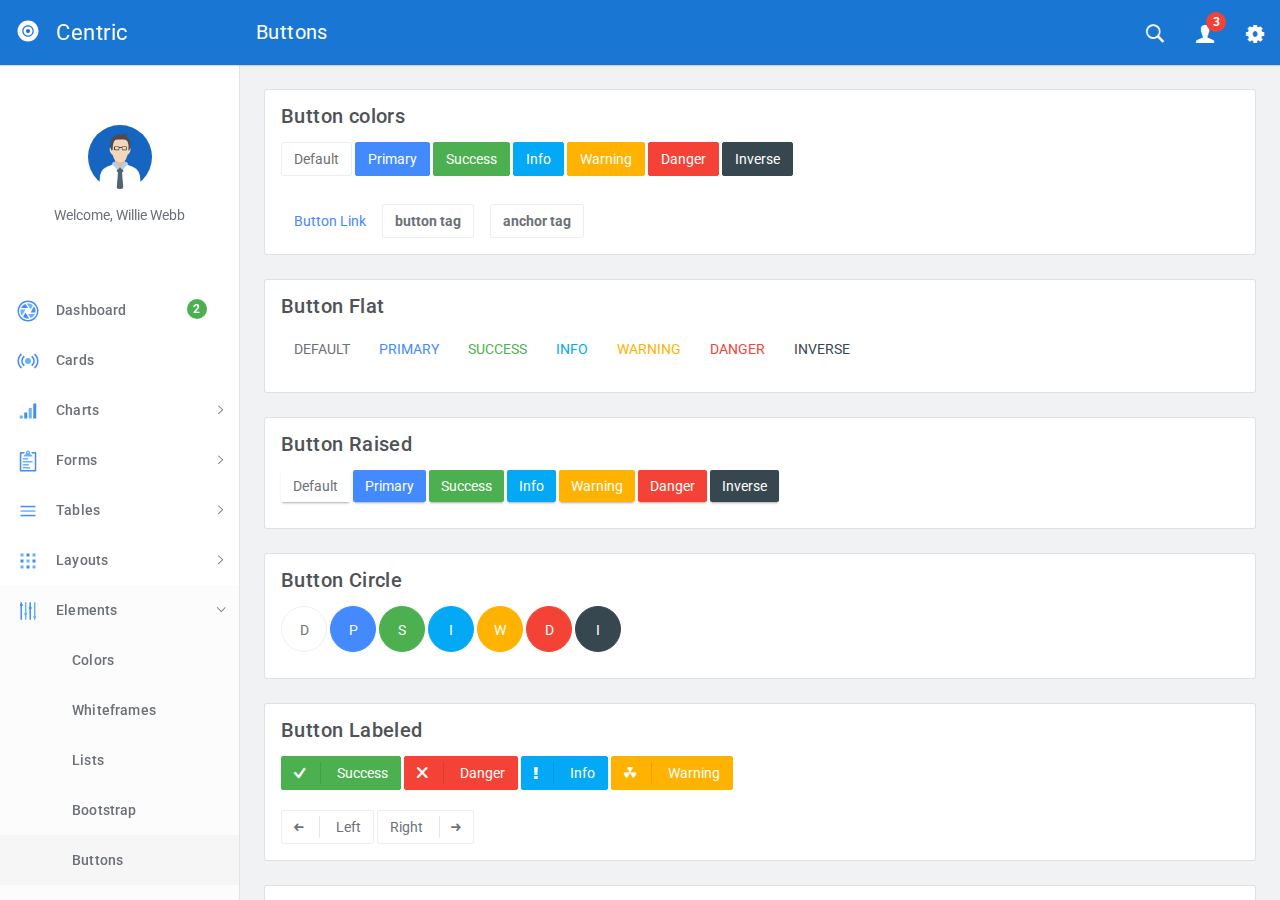
<file: src/buttons.html>
<!DOCTYPE html>
<html lang="en">
  <head>
    <meta charset="utf-8">
    <meta name="viewport" content="width=device-width, initial-scale=1, maximum-scale=1">
    <meta name="description" content="Bootstrap Admin Template">
    <meta name="keywords" content="app, responsive, jquery, bootstrap, dashboard, admin">
    <title>Centric - Bootstrap Admin Template</title>
    <!-- Vendor styles-->
    <!-- build:css(../app) css/vendor.css-->
    <!-- Animate.CSS-->
    <link rel="stylesheet" href="assets/vendor/animate.css/animate.css">
    <!-- Bootstrap-->
    <link rel="stylesheet" href="assets/vendor/bootstrap/dist/css/bootstrap.min.css">
    <!-- Ionicons-->
    <link rel="stylesheet" href="assets/vendor/ionicons/css/ionicons.css">
    <!-- Bluimp Gallery-->
    <link rel="stylesheet" href="assets/vendor/blueimp-gallery/css/blueimp-gallery.css">
    <link rel="stylesheet" href="assets/vendor/blueimp-gallery/css/blueimp-gallery-indicator.css">
    <link rel="stylesheet" href="assets/vendor/blueimp-gallery/css/blueimp-gallery-video.css">
    <!-- Datepicker-->
    <link rel="stylesheet" href="assets/vendor/bootstrap-datepicker/dist/css/bootstrap-datepicker3.css">
    <!-- Rickshaw-->
    <link rel="stylesheet" href="assets/vendor/rickshaw/rickshaw.css">
    <!-- Select2-->
    <link rel="stylesheet" href="assets/vendor/select2/dist/css/select2.css">
    <!-- Clockpicker-->
    <link rel="stylesheet" href="assets/vendor/clockpicker/dist/bootstrap-clockpicker.css">
    <!-- Range Slider-->
    <link rel="stylesheet" href="assets/vendor/nouislider/distribute/nouislider.min.css">
    <!-- ColorPicker-->
    <link rel="stylesheet" href="assets/vendor/mjolnic-bootstrap-colorpicker/dist/css/bootstrap-colorpicker.css">
    <!-- Summernote-->
    <link rel="stylesheet" href="assets/vendor/summernote/dist/summernote.css">
    <!-- Dropzone-->
    <link rel="stylesheet" href="assets/vendor/dropzone/dist/basic.css">
    <link rel="stylesheet" href="assets/vendor/dropzone/dist/dropzone.css">
    <!-- Xeditable-->
    <link rel="stylesheet" href="assets/vendor/x-editable/dist/bootstrap3-editable/css/bootstrap-editable.css">
    <!-- Bootgrid-->
    <link rel="stylesheet" href="assets/vendor/jquery.bootgrid/dist/jquery.bootgrid.css">
    <!-- Datatables-->
    <link rel="stylesheet" href="assets/vendor/datatables/media/css/jquery.dataTables.css">
    <!-- Sweet Alert-->
    <link rel="stylesheet" href="assets/vendor/sweetalert/dist/sweetalert.css">
    <!-- Loaders.CSS-->
    <link rel="stylesheet" href="assets/vendor/loaders.css/loaders.css">
    <!-- Material Floating Button-->
    <link rel="stylesheet" href="assets/vendor/ng-material-floating-button/mfb/dist/mfb.css">
    <!-- Material Colors-->
    <link rel="stylesheet" href="assets/vendor/material-colors/dist/colors.css">
    <!-- endbuild-->
    <!-- Application styles-->
    <link rel="stylesheet" href="assets/css/app.css">
  </head>
  <body class="theme-1">
    <div class="layout-container">
      <!-- top navbar-->
      <header class="header-container">
        <nav>
          <ul class="visible-xs visible-sm">
            <li><a id="sidebar-toggler" href="#" class="menu-link menu-link-slide"><span><em></em></span></a></li>
          </ul>
          <ul class="hidden-xs">
            <li><a id="offcanvas-toggler" href="#" class="menu-link menu-link-slide"><span><em></em></span></a></li>
          </ul>
          <h2 class="header-title">Buttons</h2>
          <ul class="pull-right">
            <li><a id="header-search" href="#" class="ripple"><em class="ion-ios-search-strong"></em></a></li>
            <li class="dropdown"><a href="#" data-toggle="dropdown" class="dropdown-toggle has-badge ripple"><em class="ion-person"></em><sup class="badge bg-danger">3</sup></a>
              <ul class="dropdown-menu dropdown-menu-right md-dropdown-menu">
                <li><a href="profile.html"><em class="ion-home icon-fw"></em>Profile</a></li>
                <li><a href="messages.html"><em class="ion-gear-a icon-fw"></em>Messages</a></li>
                <li role="presentation" class="divider"></li>
                <li><a href="user.login.html"><em class="ion-log-out icon-fw"></em>Logout</a></li>
              </ul>
            </li>
            <li><a id="header-settings" href="#" class="ripple"><em class="ion-gear-b"></em></a></li>
          </ul>
        </nav>
      </header>
      <!-- sidebar-->
      <aside class="sidebar-container">
        <div class="sidebar-header">
          <div class="pull-right pt-lg text-muted hidden"><em class="ion-close-round"></em></div><a href="#" class="sidebar-header-logo"><img src="assets/img/logo.png" data-svg-replace="assets/img/logo.svg" alt="Logo"><span class="sidebar-header-logo-text">Centric</span></a>
        </div>
        <div class="sidebar-content">
          <div class="sidebar-toolbar text-center"><a href=""><img src="assets/img/user/01.jpg" alt="Profile" class="img-circle thumb64"></a>
            <div class="mt">Welcome, Willie Webb</div>
          </div>
          <nav class="sidebar-nav">
            <ul>
              <li><a href="dashboard.html" class="ripple"><span class="pull-right nav-label"><span class="badge bg-success">2</span></span><span class="nav-icon"><img src="" data-svg-replace="assets/img/icons/aperture.svg" alt="MenuItem" class="hidden"></span><span>Dashboard</span></a></li>
              <li><a href="cards.html" class="ripple"><span class="pull-right nav-label"></span><span class="nav-icon"><img src="" data-svg-replace="assets/img/icons/radio-waves.svg" alt="MenuItem" class="hidden"></span><span>Cards</span></a></li>
              <li><a href="#" class="ripple"><span class="pull-right nav-caret"><em class="ion-ios-arrow-right"></em></span><span class="pull-right nav-label"></span><span class="nav-icon"><img src="" data-svg-replace="assets/img/icons/connection-bars.svg" alt="MenuItem" class="hidden"></span><span>Charts</span></a>
                <ul class="sidebar-subnav">
                  <li><a href="flot.html" class="ripple"><span class="pull-right nav-label"></span><span>Flot</span></a></li>
                  <li><a href="radial.html" class="ripple"><span class="pull-right nav-label"></span><span>Radial</span></a></li>
                  <li><a href="rickshaw.html" class="ripple"><span class="pull-right nav-label"></span><span>Rickshaw</span></a></li>
                </ul>
              </li>
              <li><a href="#" class="ripple"><span class="pull-right nav-caret"><em class="ion-ios-arrow-right"></em></span><span class="pull-right nav-label"></span><span class="nav-icon"><img src="" data-svg-replace="assets/img/icons/clipboard.svg" alt="MenuItem" class="hidden"></span><span>Forms</span></a>
                <ul class="sidebar-subnav">
                  <li><a href="forms.classic.html" class="ripple"><span class="pull-right nav-label"></span><span>Classic</span></a></li>
                  <li><a href="validation.html" class="ripple"><span class="pull-right nav-label"></span><span>Validation</span></a></li>
                  <li><a href="forms.advanced.html" class="ripple"><span class="pull-right nav-label"></span><span>Advanced</span></a></li>
                  <li><a href="material.html" class="ripple"><span class="pull-right nav-label"></span><span>Material</span></a></li>
                  <li><a href="editor.html" class="ripple"><span class="pull-right nav-label"></span><span>Editors</span></a></li>
                  <li><a href="dropzone.html" class="ripple"><span class="pull-right nav-label"></span><span>Dropzone</span></a></li>
                  <li><a href="xeditable.html" class="ripple"><span class="pull-right nav-label"></span><span>xEditable</span></a></li>
                  <li><a href="wizard.html" class="ripple"><span class="pull-right nav-label"></span><span>Wizard</span></a></li>
                </ul>
              </li>
              <li><a href="#" class="ripple"><span class="pull-right nav-caret"><em class="ion-ios-arrow-right"></em></span><span class="pull-right nav-label"></span><span class="nav-icon"><img src="" data-svg-replace="assets/img/icons/navicon.svg" alt="MenuItem" class="hidden"></span><span>Tables</span></a>
                <ul id="tables" class="sidebar-subnav">
                  <li><a href="tables.classic.html" class="ripple"><span class="pull-right nav-label"></span><span>Classic</span></a></li>
                  <li><a href="datatable.html" class="ripple"><span class="pull-right nav-label"></span><span>Datatable</span></a></li>
                  <li><a href="bootgrid.html" class="ripple"><span class="pull-right nav-label"></span><span>Bootgrid</span></a></li>
                </ul>
              </li>
              <li><a href="#" class="ripple"><span class="pull-right nav-caret"><em class="ion-ios-arrow-right"></em></span><span class="pull-right nav-label"></span><span class="nav-icon"><img src="" data-svg-replace="assets/img/icons/grid.svg" alt="MenuItem" class="hidden"></span><span>Layouts</span></a>
                <ul id="layouts" class="sidebar-subnav">
                  <li><a href="layouts.columns.html" class="ripple"><span class="pull-right nav-label"></span><span>Columns</span></a></li>
                  <li><a href="layouts.overlap.html" class="ripple"><span class="pull-right nav-label"></span><span>Overlap</span></a></li>
                  <li><a href="layouts.boxed.html" class="ripple"><span class="pull-right nav-label"></span><span>Boxed</span></a></li>
                  <li><a href="layouts.tabs.html" class="ripple"><span class="pull-right nav-label"></span><span>Tabs</span></a></li>
                  <li><a href="layouts.containers.html" class="ripple"><span class="pull-right nav-label"></span><span>Containers</span></a></li>
                </ul>
              </li>
              <li><a href="#" class="ripple"><span class="pull-right nav-caret"><em class="ion-ios-arrow-right"></em></span><span class="pull-right nav-label"></span><span class="nav-icon"><img src="" data-svg-replace="assets/img/icons/levels.svg" alt="MenuItem" class="hidden"></span><span>Elements</span></a>
                <ul id="elements" class="sidebar-subnav">
                  <li><a href="colors.html" class="ripple"><span class="pull-right nav-label"></span><span>Colors</span></a></li>
                  <li><a href="whiteframes.html" class="ripple"><span class="pull-right nav-label"></span><span>Whiteframes</span></a></li>
                  <li><a href="lists.html" class="ripple"><span class="pull-right nav-label"></span><span>Lists</span></a></li>
                  <li><a href="bootstrapui.html" class="ripple"><span class="pull-right nav-label"></span><span>Bootstrap</span></a></li>
                  <li><a href="buttons.html" class="ripple"><span class="pull-right nav-label"></span><span>Buttons</span></a></li>
                  <li><a href="sweetalert.html"><span class="pull-right nav-label"></span><span>Sweet-alert</span></a></li>
                  <li><a href="spinners.html" class="ripple"><span class="pull-right nav-label"></span><span>Spinners</span></a></li>
                  <li><a href="nestable.html" class="ripple"><span class="pull-right nav-label"></span><span>Nestable</span></a></li>
                  <li><a href="grid.html" class="ripple"><span class="pull-right nav-label"></span><span>Grid</span></a></li>
                  <li><a href="grid-masonry.html" class="ripple"><span class="pull-right nav-label"></span><span>Grid Masonry</span></a></li>
                  <li><a href="typography.html" class="ripple"><span class="pull-right nav-label"></span><span>Typography</span></a></li>
                  <li><a href="icons.html" class="ripple"><span class="pull-right nav-label"></span><span>Icons</span></a></li>
                  <li><a href="utilities.html" class="ripple"><span class="pull-right nav-label"></span><span>Utilities</span></a></li>
                </ul>
              </li>
              <li><a href="#" class="ripple"><span class="pull-right nav-caret"><em class="ion-ios-arrow-right"></em></span><span class="pull-right nav-label"></span><span class="nav-icon"><img src="" data-svg-replace="assets/img/icons/planet.svg" alt="MenuItem" class="hidden"></span><span>Maps</span></a>
                <ul id="maps" class="sidebar-subnav">
                  <li><a href="google-map-full.html" class="ripple"><span class="pull-right nav-label"></span><span>Google Maps Full</span></a></li>
                  <li><a href="google-map.html" class="ripple"><span class="pull-right nav-label"></span><span>Google Maps</span></a></li>
                  <li><a href="vector-map.html" class="ripple"><span class="pull-right nav-label"></span><span>Vector Maps</span></a></li>
                  <li><a href="datamaps.html" class="ripple"><span class="pull-right nav-label"></span><span>Datamaps</span></a></li>
                </ul>
              </li>
              <li><a href="#" class="ripple"><span class="pull-right nav-caret"><em class="ion-ios-arrow-right"></em></span><span class="pull-right nav-label"></span><span class="nav-icon"><img src="" data-svg-replace="assets/img/icons/ios-browsers.svg" alt="MenuItem" class="hidden"></span><span>Pages</span></a>
                <ul id="pages" class="sidebar-subnav">
                  <li><a href="timeline.html" class="ripple"><span class="pull-right nav-label"></span><span>Timeline</span></a></li>
                  <li><a href="invoice.html" class="ripple"><span class="pull-right nav-label"></span><span>Invoice</span></a></li>
                  <li><a href="pricing.html" class="ripple"><span class="pull-right nav-label"></span><span>Pricing</span></a></li>
                  <li><a href="contacts.html" class="ripple"><span class="pull-right nav-label"></span><span>Contacts</span></a></li>
                  <li><a href="faq.html" class="ripple"><span class="pull-right nav-label"></span><span>FAQ</span></a></li>
                  <li><a href="projects.html" class="ripple"><span class="pull-right nav-label"></span><span>Projects</span></a></li>
                  <li><a href="blog.html" class="ripple"><span class="pull-right nav-label"></span><span>Blog</span></a></li>
                  <li><a href="blog.article.html" class="ripple"><span class="pull-right nav-label"></span><span>Article</span></a></li>
                  <li><a href="profile.html" class="ripple"><span class="pull-right nav-label"></span><span>Profile</span></a></li>
                  <li><a href="gallery.html" class="ripple"><span class="pull-right nav-label"></span><span>Gallery</span></a></li>
                  <li><a href="wall.html" class="ripple"><span class="pull-right nav-label"></span><span>Wall</span></a></li>
                  <li><a href="search.html" class="ripple"><span class="pull-right nav-label"></span><span>Search</span></a></li>
                  <li><a href="messages.html" class="ripple"><span class="pull-right nav-label"></span><span>Messages Board</span></a></li>
                </ul>
              </li>
              <li><a href="#" class="ripple"><span class="pull-right nav-caret"><em class="ion-ios-arrow-right"></em></span><span class="pull-right nav-label"></span><span class="nav-icon"><img src="" data-svg-replace="assets/img/icons/person-stalker.svg" alt="MenuItem" class="hidden"></span><span>User</span></a>
                <ul id="user" class="sidebar-subnav">
                  <li><a href="login.html" class="ripple"><span class="pull-right nav-label"></span><span>Login</span></a></li>
                  <li><a href="signup.html" class="ripple"><span class="pull-right nav-label"></span><span>Signup</span></a></li>
                  <li><a href="lock.html" class="ripple"><span class="pull-right nav-label"></span><span>Lock</span></a></li>
                  <li><a href="recover.html" class="ripple"><span class="pull-right nav-label"></span><span>Recover</span></a></li>
                </ul>
              </li>
              <li><a href="../../angularjs/" class="ripple"><span class="nav-icon"><em class="ion-android-open"></em></span><span>AngularJS</span></a></li>
            </ul>
          </nav>
        </div>
      </aside>
      <div class="sidebar-layout-obfuscator"></div>
      <!-- Main section-->
      <main class="main-container">
        <!-- Page content-->
        <section>
          <div class="container container-lg">
            <!-- START card-->
            <div class="card">
              <div class="card-body">
                <h5 class="mt0">Button colors</h5>
                <button type="button" class="mb-sm btn btn-default ripple">Default</button>
                <button type="button" class="mb-sm btn btn-primary ripple">Primary</button>
                <button type="button" class="mb-sm btn btn-success ripple">Success</button>
                <button type="button" class="mb-sm btn btn-info ripple">Info</button>
                <button type="button" class="mb-sm btn btn-warning ripple">Warning</button>
                <button type="button" class="mb-sm btn btn-danger ripple">Danger</button>
                <button type="button" class="mb-sm btn btn-inverse ripple">Inverse</button><br><br><a href="#" class="btn btn-link ripple">Button Link</a>
                <button type="button" class="ripple btn btn-default mr"><strong>button tag</strong></button><a href="#" class="btn btn-default ripple"><strong>anchor tag</strong></a>
              </div>
            </div>
            <!-- END card-->
            <!-- START card-->
            <div class="card">
              <div class="card-body">
                <h5 class="mt0">Button Flat</h5>
                <p>
                  <button type="button" class="btn btn-flat btn-default ripple">Default</button>
                  <button type="button" class="btn btn-flat btn-primary ripple">Primary</button>
                  <button type="button" class="btn btn-flat btn-success ripple">Success</button>
                  <button type="button" class="btn btn-flat btn-info ripple">Info</button>
                  <button type="button" class="btn btn-flat btn-warning ripple">Warning</button>
                  <button type="button" class="btn btn-flat btn-danger ripple">Danger</button>
                  <button type="button" class="btn btn-flat btn-inverse ripple">Inverse</button>
                </p>
              </div>
            </div>
            <!-- END card-->
            <!-- START card-->
            <div class="card">
              <div class="card-body">
                <h5 class="mt0">Button Raised</h5>
                <p>
                  <button type="button" class="btn btn-raised btn-default ripple">Default</button>
                  <button type="button" class="btn btn-raised btn-primary ripple">Primary</button>
                  <button type="button" class="btn btn-raised btn-success ripple">Success</button>
                  <button type="button" class="btn btn-raised btn-info ripple">Info</button>
                  <button type="button" class="btn btn-raised btn-warning ripple">Warning</button>
                  <button type="button" class="btn btn-raised btn-danger ripple">Danger</button>
                  <button type="button" class="btn btn-raised btn-inverse ripple">Inverse</button>
                </p>
              </div>
            </div>
            <!-- END card-->
            <!-- START card-->
            <div class="card">
              <div class="card-body">
                <h5 class="mt0">Button Circle</h5>
                <p>
                  <button type="button" class="btn btn-circle btn-default ripple">D</button>
                  <button type="button" class="btn btn-circle btn-primary ripple">P</button>
                  <button type="button" class="btn btn-circle btn-success ripple">S</button>
                  <button type="button" class="btn btn-circle btn-info ripple">I</button>
                  <button type="button" class="btn btn-circle btn-warning ripple">W</button>
                  <button type="button" class="btn btn-circle btn-danger ripple">D</button>
                  <button type="button" class="btn btn-circle btn-inverse ripple">I</button>
                </p>
              </div>
            </div>
            <!-- END card-->
            <!-- START card-->
            <div class="card">
              <div class="card-body">
                <h5 class="mt0">Button Labeled</h5>
                <!-- Success button with label-->
                <button type="button" class="btn btn-labeled btn-success ripple"><span class="btn-label"><i class="ion-checkmark-round"></i></span>Success</button>
                <!-- Danger button with label-->
                <button type="button" class="btn btn-labeled btn-danger ripple"><span class="btn-label"><i class="ion-close-round"></i></span>Danger</button>
                <!-- Info button with label-->
                <button type="button" class="btn btn-labeled btn-info ripple"><span class="btn-label"><i class="ion-alert"></i></span>Info</button>
                <!-- Warning button with label-->
                <button type="button" class="btn btn-labeled btn-warning ripple"><span class="btn-label"><i class="ion-nuclear"></i></span>Warning</button><br><br>
                <!-- Standard button with label-->
                <button type="button" class="btn btn-labeled btn-default ripple"><span class="btn-label"><i class="ion-arrow-left-c"></i></span>Left</button>
                <!-- Standard button with label on the right side-->
                <button type="button" class="btn btn-labeled btn-default ripple">Right<span class="btn-label btn-label-right"><i class="ion-arrow-right-c"></i></span></button>
              </div>
            </div>
            <!-- END card-->
            <!-- START card-->
            <div class="card">
              <div class="card-body">
                <h5 class="mt0">Button sizing</h5>
                <div class="row">
                  <div class="col-md-4">
                    <p>
                      <button type="button" class="btn btn-primary btn-xl ripple">X-Large button</button>
                      <button type="button" class="btn btn-default btn-xl ripple">X-Large button</button>
                    </p>
                  </div>
                  <div class="col-md-4">
                    <p>
                      <button type="button" class="btn btn-primary btn-lg ripple">Large button</button>
                      <button type="button" class="btn btn-default btn-lg ripple">Large button</button>
                    </p>
                    <p>
                      <button type="button" class="btn btn-primary ripple">Default button</button>
                      <button type="button" class="btn btn-default ripple">Default button</button>
                    </p>
                  </div>
                  <div class="col-md-4">
                    <p>
                      <button type="button" class="btn btn-primary btn-sm ripple">Small button</button>
                      <button type="button" class="btn btn-default btn-sm ripple">Small button</button>
                    </p>
                    <p>
                      <button type="button" class="btn btn-primary btn-xs ripple">Extra small button</button>
                      <button type="button" class="btn btn-default btn-xs ripple">Extra small button</button>
                    </p>
                  </div>
                </div>
              </div>
            </div>
            <!-- END card-->
            <!-- START card-->
            <div class="card">
              <div class="card-body">
                <h5 class="mt0">Button group</h5>
                <p></p>
                <div class="btn-group">
                  <button type="button" class="btn btn-default ripple">Left</button>
                  <button type="button" class="btn btn-default ripple">Middle</button>
                  <button type="button" class="btn btn-default ripple">Right</button>
                </div>
                <p></p>
                <p></p>
                <div class="btn-group">
                  <button type="button" class="btn btn-default ripple">1</button>
                  <button type="button" class="btn btn-default ripple">2</button>
                  <button type="button" class="btn btn-default ripple">3</button>
                  <button type="button" class="btn btn-default ripple">4</button>
                </div>
                <div class="btn-group">
                  <button type="button" class="btn btn-default ripple">5</button>
                  <button type="button" class="btn btn-default ripple">6</button>
                  <button type="button" class="btn btn-default ripple">7</button>
                </div>
                <div class="btn-group">
                  <button type="button" class="btn btn-default ripple">8</button>
                </div>
              </div>
            </div>
            <!-- END card-->
            <!-- START card-->
            <div class="card">
              <div class="card-body">
                <h5 class="mt0">Button Pills</h5>
                <p>Pill left</p>
                <p>
                  <button type="button" class="btn btn-pill-left btn-default ripple">Default</button>
                  <button type="button" class="btn btn-pill-left btn-primary ripple">Primary</button>
                  <button type="button" class="btn btn-pill-left btn-success ripple">Success</button>
                  <button type="button" class="btn btn-pill-left btn-info ripple">Info</button>
                  <button type="button" class="btn btn-pill-left btn-warning ripple">Warning</button>
                  <button type="button" class="btn btn-pill-left btn-danger ripple">Danger</button>
                  <button type="button" class="btn btn-pill-left btn-inverse ripple">Inverse</button>
                </p>
                <p>Pill right</p>
                <p>
                  <button type="button" class="btn btn-pill-right btn-default ripple">Default</button>
                  <button type="button" class="btn btn-pill-right btn-primary ripple">Primary</button>
                  <button type="button" class="btn btn-pill-right btn-success ripple">Success</button>
                  <button type="button" class="btn btn-pill-right btn-info ripple">Info</button>
                  <button type="button" class="btn btn-pill-right btn-warning ripple">Warning</button>
                  <button type="button" class="btn btn-pill-right btn-danger ripple">Danger</button>
                  <button type="button" class="btn btn-pill-right btn-inverse ripple">Inverse</button>
                </p>
              </div>
            </div>
            <!-- END card-->
            <!-- START card-->
            <div class="card">
              <div class="card-body">
                <h5 class="mt0">Button Oval</h5>
                <button type="button" class="btn btn-oval btn-default ripple">Default</button>
                <button type="button" class="btn btn-oval btn-primary ripple">Primary</button>
                <button type="button" class="btn btn-oval btn-success ripple">Success</button>
                <button type="button" class="btn btn-oval btn-info ripple">Info</button>
                <button type="button" class="btn btn-oval btn-warning ripple">Warning</button>
                <button type="button" class="btn btn-oval btn-danger ripple">Danger</button>
                <button type="button" class="btn btn-oval btn-inverse ripple">Inverse</button>
              </div>
            </div>
            <!-- END card-->
            <!-- START card-->
            <div class="card">
              <div class="card-body">
                <h5 class="mt0">Button Square</h5>
                <button type="button" class="btn btn-square btn-default ripple">Default</button>
                <button type="button" class="btn btn-square btn-primary ripple">Primary</button>
                <button type="button" class="btn btn-square btn-success ripple">Success</button>
                <button type="button" class="btn btn-square btn-info ripple">Info</button>
                <button type="button" class="btn btn-square btn-warning ripple">Warning</button>
                <button type="button" class="btn btn-square btn-danger ripple">Danger</button>
                <button type="button" class="btn btn-square btn-inverse ripple">Inverse</button>
              </div>
            </div>
            <!-- END card-->
            <!-- START card-->
            <div class="card">
              <div class="card-body">
                <h5 class="mt0">Button dropdown</h5>
                          <!-- START button group-->
                          <div class="btn-group mb-sm">
                            <button type="button" data-toggle="dropdown" class="btn dropdown-toggle ripple btn-default">default<span class="caret"></span>
                            </button>
                            <ul role="menu" class="dropdown-menu">
                              <li><a href="#">Action</a></li>
                              <li><a href="#">Another action</a></li>
                              <li><a href="#">Something else here</a></li>
                              <li class="divider"></li>
                              <li><a href="#">Separated link</a></li>
                            </ul>
                          </div>
                          <!-- END button group-->
                          <!-- START button group-->
                          <div class="btn-group mb-sm">
                            <button type="button" data-toggle="dropdown" class="btn dropdown-toggle ripple btn-primary">primary<span class="caret"></span>
                            </button>
                            <ul role="menu" class="dropdown-menu">
                              <li><a href="#">Action</a></li>
                              <li><a href="#">Another action</a></li>
                              <li><a href="#">Something else here</a></li>
                              <li class="divider"></li>
                              <li><a href="#">Separated link</a></li>
                            </ul>
                          </div>
                          <!-- END button group-->
                          <!-- START button group-->
                          <div class="btn-group mb-sm">
                            <button type="button" data-toggle="dropdown" class="btn dropdown-toggle ripple btn-success">success<span class="caret"></span>
                            </button>
                            <ul role="menu" class="dropdown-menu">
                              <li><a href="#">Action</a></li>
                              <li><a href="#">Another action</a></li>
                              <li><a href="#">Something else here</a></li>
                              <li class="divider"></li>
                              <li><a href="#">Separated link</a></li>
                            </ul>
                          </div>
                          <!-- END button group-->
                          <!-- START button group-->
                          <div class="btn-group mb-sm">
                            <button type="button" data-toggle="dropdown" class="btn dropdown-toggle ripple btn-info">info<span class="caret"></span>
                            </button>
                            <ul role="menu" class="dropdown-menu">
                              <li><a href="#">Action</a></li>
                              <li><a href="#">Another action</a></li>
                              <li><a href="#">Something else here</a></li>
                              <li class="divider"></li>
                              <li><a href="#">Separated link</a></li>
                            </ul>
                          </div>
                          <!-- END button group-->
                          <!-- START button group-->
                          <div class="btn-group mb-sm">
                            <button type="button" data-toggle="dropdown" class="btn dropdown-toggle ripple btn-warning">warning<span class="caret"></span>
                            </button>
                            <ul role="menu" class="dropdown-menu">
                              <li><a href="#">Action</a></li>
                              <li><a href="#">Another action</a></li>
                              <li><a href="#">Something else here</a></li>
                              <li class="divider"></li>
                              <li><a href="#">Separated link</a></li>
                            </ul>
                          </div>
                          <!-- END button group-->
                          <!-- START button group-->
                          <div class="btn-group mb-sm">
                            <button type="button" data-toggle="dropdown" class="btn dropdown-toggle ripple btn-danger">danger<span class="caret"></span>
                            </button>
                            <ul role="menu" class="dropdown-menu">
                              <li><a href="#">Action</a></li>
                              <li><a href="#">Another action</a></li>
                              <li><a href="#">Something else here</a></li>
                              <li class="divider"></li>
                              <li><a href="#">Separated link</a></li>
                            </ul>
                          </div>
                          <!-- END button group-->
                          <!-- START button group-->
                          <div class="btn-group mb-sm">
                            <button type="button" data-toggle="dropdown" class="btn dropdown-toggle ripple btn-inverse">inverse<span class="caret"></span>
                            </button>
                            <ul role="menu" class="dropdown-menu">
                              <li><a href="#">Action</a></li>
                              <li><a href="#">Another action</a></li>
                              <li><a href="#">Something else here</a></li>
                              <li class="divider"></li>
                              <li><a href="#">Separated link</a></li>
                            </ul>
                          </div>
                          <!-- END button group-->
              </div>
            </div>
            <!-- END card-->
            <!-- START card-->
            <div class="card">
              <div class="card-body">
                <h5 class="mt0 ellipsis">Split button dropdown</h5>
                          <!-- START button group-->
                          <div class="btn-group">
                            <button type="button" class="btn ripple btn-default">Action</button>
                            <button type="button" data-toggle="dropdown" class="btn dropdown-toggle ripple btn-default"><span class="caret"></span><span class="sr-only">default</span></button>
                            <ul role="menu" class="dropdown-menu">
                              <li><a href="#">Action</a></li>
                              <li><a href="#">Another action</a></li>
                              <li><a href="#">Something else here</a></li>
                              <li class="divider"></li>
                              <li><a href="#">Separated link</a></li>
                            </ul>
                          </div>
                          <!-- END button group-->
                          <!-- START button group-->
                          <div class="btn-group">
                            <button type="button" class="btn ripple btn-primary">Action</button>
                            <button type="button" data-toggle="dropdown" class="btn dropdown-toggle ripple btn-primary"><span class="caret"></span><span class="sr-only">primary</span></button>
                            <ul role="menu" class="dropdown-menu">
                              <li><a href="#">Action</a></li>
                              <li><a href="#">Another action</a></li>
                              <li><a href="#">Something else here</a></li>
                              <li class="divider"></li>
                              <li><a href="#">Separated link</a></li>
                            </ul>
                          </div>
                          <!-- END button group-->
                          <!-- START button group-->
                          <div class="btn-group">
                            <button type="button" class="btn ripple btn-success">Action</button>
                            <button type="button" data-toggle="dropdown" class="btn dropdown-toggle ripple btn-success"><span class="caret"></span><span class="sr-only">success</span></button>
                            <ul role="menu" class="dropdown-menu">
                              <li><a href="#">Action</a></li>
                              <li><a href="#">Another action</a></li>
                              <li><a href="#">Something else here</a></li>
                              <li class="divider"></li>
                              <li><a href="#">Separated link</a></li>
                            </ul>
                          </div>
                          <!-- END button group-->
                          <!-- START button group-->
                          <div class="btn-group">
                            <button type="button" class="btn ripple btn-info">Action</button>
                            <button type="button" data-toggle="dropdown" class="btn dropdown-toggle ripple btn-info"><span class="caret"></span><span class="sr-only">info</span></button>
                            <ul role="menu" class="dropdown-menu">
                              <li><a href="#">Action</a></li>
                              <li><a href="#">Another action</a></li>
                              <li><a href="#">Something else here</a></li>
                              <li class="divider"></li>
                              <li><a href="#">Separated link</a></li>
                            </ul>
                          </div>
                          <!-- END button group-->
                          <!-- START button group-->
                          <div class="btn-group">
                            <button type="button" class="btn ripple btn-warning">Action</button>
                            <button type="button" data-toggle="dropdown" class="btn dropdown-toggle ripple btn-warning"><span class="caret"></span><span class="sr-only">warning</span></button>
                            <ul role="menu" class="dropdown-menu">
                              <li><a href="#">Action</a></li>
                              <li><a href="#">Another action</a></li>
                              <li><a href="#">Something else here</a></li>
                              <li class="divider"></li>
                              <li><a href="#">Separated link</a></li>
                            </ul>
                          </div>
                          <!-- END button group-->
                          <!-- START button group-->
                          <div class="btn-group">
                            <button type="button" class="btn ripple btn-danger">Action</button>
                            <button type="button" data-toggle="dropdown" class="btn dropdown-toggle ripple btn-danger"><span class="caret"></span><span class="sr-only">danger</span></button>
                            <ul role="menu" class="dropdown-menu">
                              <li><a href="#">Action</a></li>
                              <li><a href="#">Another action</a></li>
                              <li><a href="#">Something else here</a></li>
                              <li class="divider"></li>
                              <li><a href="#">Separated link</a></li>
                            </ul>
                          </div>
                          <!-- END button group-->
                          <!-- START button group-->
                          <div class="btn-group">
                            <button type="button" class="btn ripple btn-inverse">Action</button>
                            <button type="button" data-toggle="dropdown" class="btn dropdown-toggle ripple btn-inverse"><span class="caret"></span><span class="sr-only">inverse</span></button>
                            <ul role="menu" class="dropdown-menu">
                              <li><a href="#">Action</a></li>
                              <li><a href="#">Another action</a></li>
                              <li><a href="#">Something else here</a></li>
                              <li class="divider"></li>
                              <li><a href="#">Separated link</a></li>
                            </ul>
                          </div>
                          <!-- END button group-->
              </div>
            </div>
            <!-- END card-->
          </div>
        </section>
        <!-- Page footer-->
        <footer><span>2017 - Centric app.</span></footer>
      </main>
    </div>
    <!-- Search template-->
    <div tabindex="-1" role="dialog" class="modal modal-top fade modal-search">
      <div class="modal-dialog">
        <div class="modal-content">
          <div class="modal-body">
            <div class="pull-left">
              <button type="button" data-dismiss="modal" class="btn btn-flat"><em class="ion-arrow-left-c icon-24"></em></button>
            </div>
            <div class="pull-right">
              <button type="button" class="btn btn-flat"><em class="ion-android-microphone icon-24"></em></button>
            </div>
            <form action="#" class="oh">
              <div class="mda-form-control pt0">
                <input type="text" placeholder="Search.." data-localize="header.SEARCH" class="form-control header-input-search">
                <div class="mda-form-control-line"></div>
              </div>
            </form>
          </div>
        </div>
      </div>
    </div>
    <!-- End Search template-->
    <!-- Settings template-->
    <div tabindex="-1" role="dialog" class="modal-settings modal modal-right fade">
      <div class="modal-dialog modal-lg">
        <div class="modal-content">
          <div class="modal-header">
            <div data-dismiss="modal" class="pull-right clickable"><em class="ion-close-round text-soft"></em></div>
            <h4 class="modal-title"><span>Settings</span></h4>
          </div>
          <div class="modal-body">
            <div class="clearfix mb">
              <div class="pull-left wd-tiny mb">
                <div class="setting-color">
                  <label class="preview-theme-1">
                    <input type="radio" checked="checked" name="setting-theme" value="0"><span class="ion-checkmark-round"></span>
                    <div class="t-grid">
                      <div class="t-row">
                        <div class="t-col preview-header"></div>
                        <div class="t-col preview-sidebar"></div>
                        <div class="t-col preview-content"></div>
                      </div>
                    </div>
                  </label>
                </div>
              </div>
              <div class="pull-left wd-tiny mb">
                <div class="setting-color">
                  <label class="preview-theme-2">
                    <input type="radio" name="setting-theme" value="1"><span class="ion-checkmark-round"></span>
                    <div class="t-grid">
                      <div class="t-row">
                        <div class="t-col preview-header"></div>
                        <div class="t-col preview-sidebar"></div>
                        <div class="t-col preview-content"></div>
                      </div>
                    </div>
                  </label>
                </div>
              </div>
              <div class="pull-left wd-tiny mb">
                <div class="setting-color">
                  <label class="preview-theme-3">
                    <input type="radio" name="setting-theme" value="2"><span class="ion-checkmark-round"></span>
                    <div class="t-grid">
                      <div class="t-row">
                        <div class="t-col preview-header"></div>
                        <div class="t-col preview-sidebar"></div>
                        <div class="t-col preview-content"></div>
                      </div>
                    </div>
                  </label>
                </div>
              </div>
              <div class="pull-left wd-tiny mb">
                <div class="setting-color">
                  <label class="preview-theme-4">
                    <input type="radio" name="setting-theme" value="3"><span class="ion-checkmark-round"></span>
                    <div class="t-grid">
                      <div class="t-row">
                        <div class="t-col preview-header"></div>
                        <div class="t-col preview-sidebar"></div>
                        <div class="t-col preview-content"></div>
                      </div>
                    </div>
                  </label>
                </div>
              </div>
              <div class="pull-left wd-tiny mb">
                <div class="setting-color">
                  <label class="preview-theme-5">
                    <input type="radio" name="setting-theme" value="4"><span class="ion-checkmark-round"></span>
                    <div class="t-grid">
                      <div class="t-row">
                        <div class="t-col preview-header"></div>
                        <div class="t-col preview-sidebar"></div>
                        <div class="t-col preview-content"></div>
                      </div>
                    </div>
                  </label>
                </div>
              </div>
              <div class="pull-left wd-tiny mb">
                <div class="setting-color">
                  <label class="preview-theme-6">
                    <input type="radio" name="setting-theme" value="5"><span class="ion-checkmark-round"></span>
                    <div class="t-grid">
                      <div class="t-row">
                        <div class="t-col preview-header"></div>
                        <div class="t-col preview-sidebar"></div>
                        <div class="t-col preview-content"></div>
                      </div>
                    </div>
                  </label>
                </div>
              </div>
              <div class="pull-left wd-tiny mb">
                <div class="setting-color">
                  <label class="preview-theme-7">
                    <input type="radio" name="setting-theme" value="6"><span class="ion-checkmark-round"></span>
                    <div class="t-grid">
                      <div class="t-row">
                        <div class="t-col preview-header"></div>
                        <div class="t-col preview-sidebar"></div>
                        <div class="t-col preview-content"></div>
                      </div>
                    </div>
                  </label>
                </div>
              </div>
              <div class="pull-left wd-tiny mb">
                <div class="setting-color">
                  <label class="preview-theme-8">
                    <input type="radio" name="setting-theme" value="7"><span class="ion-checkmark-round"></span>
                    <div class="t-grid">
                      <div class="t-row">
                        <div class="t-col preview-header"></div>
                        <div class="t-col preview-sidebar"></div>
                        <div class="t-col preview-content"></div>
                      </div>
                    </div>
                  </label>
                </div>
              </div>
              <div class="pull-left wd-tiny mb">
                <div class="setting-color">
                  <label class="preview-theme-9">
                    <input type="radio" name="setting-theme" value="8"><span class="ion-checkmark-round"></span>
                    <div class="t-grid">
                      <div class="t-row">
                        <div class="t-col preview-header"></div>
                        <div class="t-col preview-sidebar"></div>
                        <div class="t-col preview-content"></div>
                      </div>
                    </div>
                  </label>
                </div>
              </div>
            </div>
            <hr>
            <p>
              <label class="mda-checkbox">
                <input id="sidebar-showheader" type="checkbox" checked=""><em class="bg-indigo-500"></em>Sidebar header
              </label>
            </p>
            <p>
              <label class="mda-checkbox">
                <input id="sidebar-showtoolbar" type="checkbox" checked=""><em class="bg-indigo-500"></em>Sidebar toolbar
              </label>
            </p>
            <p>
              <label class="mda-checkbox">
                <input id="sidebar-offcanvas" type="checkbox"><em class="bg-indigo-500"></em>Sidebar offcanvas
              </label>
            </p>
            <hr>
            <p>Navigation icon</p>
            <p>
              <label class="mda-radio">
                <input type="radio" name="headerMenulink" value="menu-link-close"><em class="bg-indigo-500"></em>Close icon
              </label>
            </p>
            <p>
              <label class="mda-radio">
                <input type="radio" checked="" name="headerMenulink" value="menu-link-slide"><em class="bg-indigo-500"></em>Slide arrow
              </label>
            </p>
            <p>
              <label class="mda-radio">
                <input type="radio" name="headerMenulink" value="menu-link-arrow"><em class="bg-indigo-500"></em>Big arrow
              </label>
            </p>
            <hr>
            <button type="button" data-toggle-fullscreen="" class="btn btn-default btn-raised">Toggle fullscreen</button>
            <hr>
            <p>Change language</p>
            <!-- START Language list-->
            <div class="btn-group">
              <button type="button" data-toggle="dropdown" class="btn btn-default btn-block btn-raised">English</button>
              <ul role="menu" class="dropdown-menu dropdown-menu-right animated fadeInUpShort">
                <li><a href="#" data-set-lang="en">English</a></li>
                <li><a href="#" data-set-lang="es">Spanish</a></li>
              </ul>
            </div>
            <!-- END Language list-->
          </div>
        </div>
      </div>
    </div>
    <!-- End Settings template-->
    <!-- Google Maps API-->
    <script type="text/javascript" src="http://maps.google.com/maps/api/js?key=AIzaSyD_MleSHludEfiKUi1CCyumkv74Pm4u8Is"></script>
    <!-- build:js(../app) js/vendor.js-->
    <!-- Modernizr-->
    <script src="assets/vendor/modernizr/modernizr.custom.js"></script>
    <!-- jQuery-->
    <script src="assets/vendor/jquery/dist/jquery.js"></script>
    <!-- Bootstrap-->
    <script src="assets/vendor/bootstrap/dist/js/bootstrap.js"></script>
    <!-- jQuery Browser-->
    <script src="assets/vendor/jquery.browser/dist/jquery.browser.js"></script>
    <!-- Material Colors-->
    <script src="assets/vendor/material-colors/dist/colors.js"></script>
    <!-- Bootstrap Filestyle-->
    <script src="assets/vendor/bootstrap-filestyle/src/bootstrap-filestyle.js"></script>
    <!-- Flot charts-->
    <script src="assets/vendor/flot/jquery.flot.js"></script>
    <script src="assets/vendor/flot/jquery.flot.categories.js"></script>
    <script src="assets/vendor/flot-spline/js/jquery.flot.spline.js"></script>
    <script src="assets/vendor/flot.tooltip/js/jquery.flot.tooltip.js"></script>
    <script src="assets/vendor/flot/jquery.flot.resize.js"></script>
    <script src="assets/vendor/flot/jquery.flot.pie.js"></script>
    <script src="assets/vendor/flot/jquery.flot.time.js"></script>
    <script src="assets/vendor/sidebysideimproved/jquery.flot.orderBars.js"></script>
    <!-- jVector Maps-->
    <script src="assets/vendor/ika.jvectormap/jquery-jvectormap-1.2.2.min.js"></script>
    <script src="assets/vendor/ika.jvectormap/jquery-jvectormap-us-mill-en.js"></script>
    <script src="assets/vendor/ika.jvectormap/jquery-jvectormap-world-mill-en.js"></script>
    <!-- Easypie Charts-->
    <script src="assets/vendor/jquery.easy-pie-chart/dist/jquery.easypiechart.js"></script>
    <!-- Screenfull-->
    <script src="assets/vendor/screenfull/dist/screenfull.js"></script>
    <!-- Sparkline-->
    <script src="assets/vendor/sparkline/index.js"></script>
    <!-- Datepicker-->
    <script src="assets/vendor/bootstrap-datepicker/js/bootstrap-datepicker.js"></script>
    <!-- jQuery Knob charts-->
    <script src="assets/vendor/jquery-knob/js/jquery.knob.js"></script>
    <!-- Rickshaw-->
    <script src="assets/vendor/d3/d3.js"></script>
    <script src="assets/vendor/rickshaw/rickshaw.js"></script>
    <!-- jQuery Form Validation-->
    <script src="assets/vendor/jquery-validation/dist/jquery.validate.js"></script>
    <script src="assets/vendor/jquery-validation/dist/additional-methods.js"></script>
    <!-- JQUERY STEPS-->
    <script src="assets/vendor/jquery.steps/build/jquery.steps.js"></script>
    <!-- Select2-->
    <script src="assets/vendor/select2/dist/js/select2.js"></script>
    <!-- Clockpicker-->
    <script src="assets/vendor/clockpicker/dist/bootstrap-clockpicker.js"></script>
    <!-- Range Slider-->
    <script src="assets/vendor/nouislider/distribute/nouislider.js"></script>
    <!-- ColorPicker-->
    <script src="assets/vendor/mjolnic-bootstrap-colorpicker/dist/js/bootstrap-colorpicker.js"></script>
    <!-- Summernote-->
    <script src="assets/vendor/summernote/dist/summernote.js"></script>
    <!-- Dropzone-->
    <script src="assets/vendor/dropzone/dist/dropzone.js"></script>
    <!-- Xeditable-->
    <script src="assets/vendor/x-editable/dist/bootstrap3-editable/js/bootstrap-editable.js"></script>
    <!-- Momentjs-->
    <script src="assets/vendor/moment/min/moment-with-locales.js"></script>
    <!-- Google Maps-->
    <script src="assets/vendor/gmaps/gmaps.js"></script>
    <!-- Bootgrid-->
    <script src="assets/vendor/jquery.bootgrid/dist/jquery.bootgrid.js"></script>
    <script src="assets/vendor/jquery.bootgrid/dist/jquery.bootgrid.fa.js"></script>
    <!-- Datatables-->
    <script src="assets/vendor/datatables/media/js/jquery.dataTables.js"></script>
    <!-- Nestable-->
    <script src="assets/vendor/nestable/jquery.nestable.js"></script>
    <!-- Sweet Alert-->
    <script src="assets/vendor/sweetalert/dist/sweetalert-dev.js"></script>
    <!-- Masonry-->
    <script src="assets/vendor/masonry/dist/masonry.pkgd.js"></script>
    <!-- Images Loaded-->
    <script src="assets/vendor/imagesloaded/imagesloaded.pkgd.js"></script>
    <!-- Loaders.CSS-->
    <script src="assets/vendor/loaders.css/loaders.css.js"></script>
    <!-- jQuery Localize-->
    <script src="assets/vendor/jquery-localize-i18n/dist/jquery.localize.js"></script>
    <!-- Blueimp Gallery-->
    <script src="assets/vendor/blueimp-gallery/js/blueimp-helper.js"></script>
    <script src="assets/vendor/blueimp-gallery/js/blueimp-gallery.js"></script>
    <script src="assets/vendor/blueimp-gallery/js/blueimp-gallery-fullscreen.js"></script>
    <script src="assets/vendor/blueimp-gallery/js/blueimp-gallery-indicator.js"></script>
    <script src="assets/vendor/blueimp-gallery/js/blueimp-gallery-video.js"></script>
    <script src="assets/vendor/blueimp-gallery/js/blueimp-gallery-vimeo.js"></script>
    <script src="assets/vendor/blueimp-gallery/js/blueimp-gallery-youtube.js"></script>
    <script src="assets/vendor/blueimp-gallery/js/jquery.blueimp-gallery.js"></script>
    <!-- Datamaps-->
    <script src="assets/vendor/topojson/topojson.min.js"></script>
    <script src="assets/vendor/datamaps/dist/datamaps.all.js"></script>
    <!-- endbuild-->
    <!-- App script-->
    <script src="assets/js/app.js"></script>
  </body>
</html>
</file>
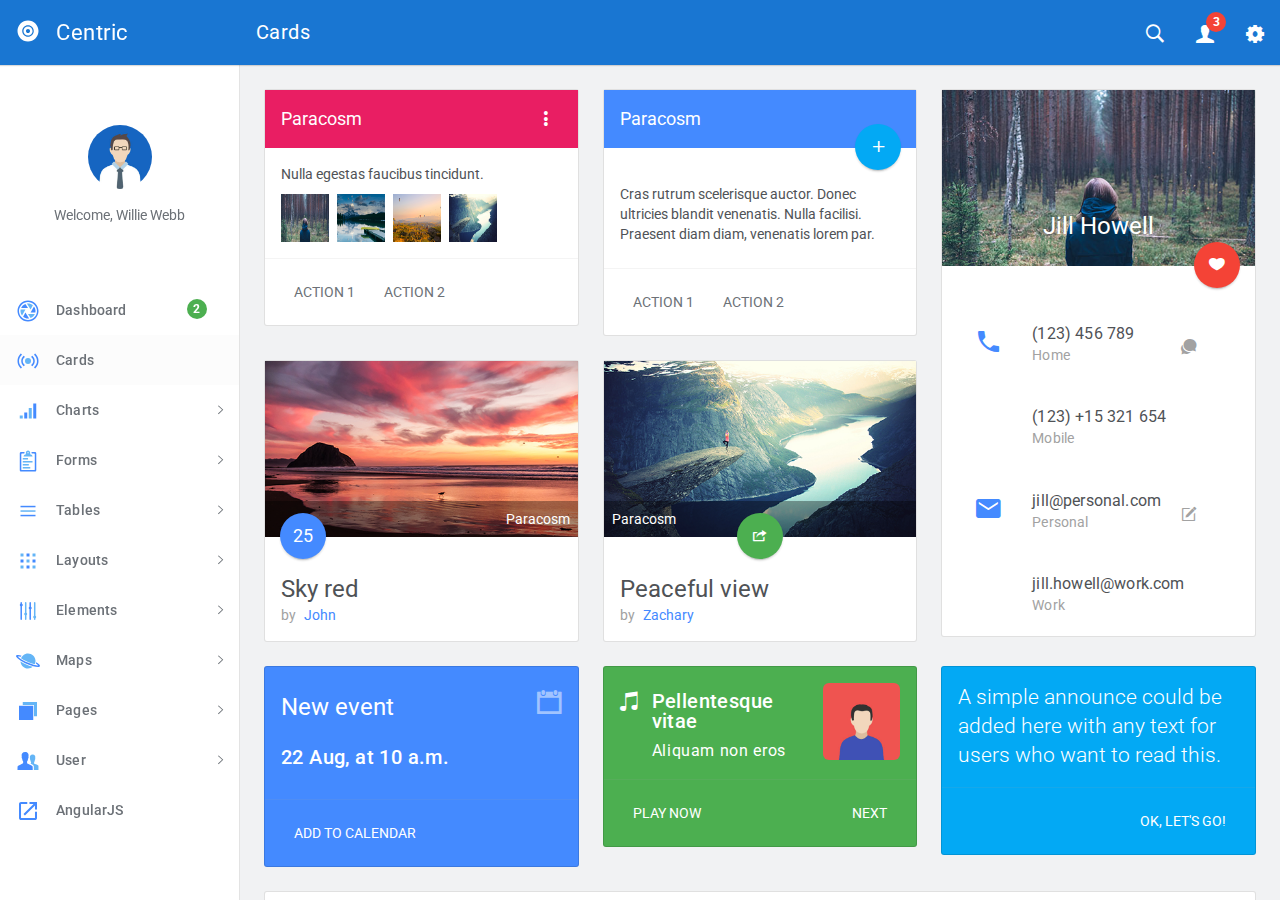
<file: src/cards.html>
<!DOCTYPE html>
<html lang="en">
  <head>
    <meta charset="utf-8">
    <meta name="viewport" content="width=device-width, initial-scale=1, maximum-scale=1">
    <meta name="description" content="Bootstrap Admin Template">
    <meta name="keywords" content="app, responsive, jquery, bootstrap, dashboard, admin">
    <title>Centric - Bootstrap Admin Template</title>
    <!-- Vendor styles-->
    <!-- build:css(../app) css/vendor.css-->
    <!-- Animate.CSS-->
    <link rel="stylesheet" href="assets/vendor/animate.css/animate.css">
    <!-- Bootstrap-->
    <link rel="stylesheet" href="assets/vendor/bootstrap/dist/css/bootstrap.min.css">
    <!-- Ionicons-->
    <link rel="stylesheet" href="assets/vendor/ionicons/css/ionicons.css">
    <!-- Bluimp Gallery-->
    <link rel="stylesheet" href="assets/vendor/blueimp-gallery/css/blueimp-gallery.css">
    <link rel="stylesheet" href="assets/vendor/blueimp-gallery/css/blueimp-gallery-indicator.css">
    <link rel="stylesheet" href="assets/vendor/blueimp-gallery/css/blueimp-gallery-video.css">
    <!-- Datepicker-->
    <link rel="stylesheet" href="assets/vendor/bootstrap-datepicker/dist/css/bootstrap-datepicker3.css">
    <!-- Rickshaw-->
    <link rel="stylesheet" href="assets/vendor/rickshaw/rickshaw.css">
    <!-- Select2-->
    <link rel="stylesheet" href="assets/vendor/select2/dist/css/select2.css">
    <!-- Clockpicker-->
    <link rel="stylesheet" href="assets/vendor/clockpicker/dist/bootstrap-clockpicker.css">
    <!-- Range Slider-->
    <link rel="stylesheet" href="assets/vendor/nouislider/distribute/nouislider.min.css">
    <!-- ColorPicker-->
    <link rel="stylesheet" href="assets/vendor/mjolnic-bootstrap-colorpicker/dist/css/bootstrap-colorpicker.css">
    <!-- Summernote-->
    <link rel="stylesheet" href="assets/vendor/summernote/dist/summernote.css">
    <!-- Dropzone-->
    <link rel="stylesheet" href="assets/vendor/dropzone/dist/basic.css">
    <link rel="stylesheet" href="assets/vendor/dropzone/dist/dropzone.css">
    <!-- Xeditable-->
    <link rel="stylesheet" href="assets/vendor/x-editable/dist/bootstrap3-editable/css/bootstrap-editable.css">
    <!-- Bootgrid-->
    <link rel="stylesheet" href="assets/vendor/jquery.bootgrid/dist/jquery.bootgrid.css">
    <!-- Datatables-->
    <link rel="stylesheet" href="assets/vendor/datatables/media/css/jquery.dataTables.css">
    <!-- Sweet Alert-->
    <link rel="stylesheet" href="assets/vendor/sweetalert/dist/sweetalert.css">
    <!-- Loaders.CSS-->
    <link rel="stylesheet" href="assets/vendor/loaders.css/loaders.css">
    <!-- Material Floating Button-->
    <link rel="stylesheet" href="assets/vendor/ng-material-floating-button/mfb/dist/mfb.css">
    <!-- Material Colors-->
    <link rel="stylesheet" href="assets/vendor/material-colors/dist/colors.css">
    <!-- endbuild-->
    <!-- Application styles-->
    <link rel="stylesheet" href="assets/css/app.css">
  </head>
  <body class="theme-1">
    <div class="layout-container">
      <!-- top navbar-->
      <header class="header-container">
        <nav>
          <ul class="visible-xs visible-sm">
            <li><a id="sidebar-toggler" href="#" class="menu-link menu-link-slide"><span><em></em></span></a></li>
          </ul>
          <ul class="hidden-xs">
            <li><a id="offcanvas-toggler" href="#" class="menu-link menu-link-slide"><span><em></em></span></a></li>
          </ul>
          <h2 class="header-title">Cards</h2>
          <ul class="pull-right">
            <li><a id="header-search" href="#" class="ripple"><em class="ion-ios-search-strong"></em></a></li>
            <li class="dropdown"><a href="#" data-toggle="dropdown" class="dropdown-toggle has-badge ripple"><em class="ion-person"></em><sup class="badge bg-danger">3</sup></a>
              <ul class="dropdown-menu dropdown-menu-right md-dropdown-menu">
                <li><a href="profile.html"><em class="ion-home icon-fw"></em>Profile</a></li>
                <li><a href="messages.html"><em class="ion-gear-a icon-fw"></em>Messages</a></li>
                <li role="presentation" class="divider"></li>
                <li><a href="user.login.html"><em class="ion-log-out icon-fw"></em>Logout</a></li>
              </ul>
            </li>
            <li><a id="header-settings" href="#" class="ripple"><em class="ion-gear-b"></em></a></li>
          </ul>
        </nav>
      </header>
      <!-- sidebar-->
      <aside class="sidebar-container">
        <div class="sidebar-header">
          <div class="pull-right pt-lg text-muted hidden"><em class="ion-close-round"></em></div><a href="#" class="sidebar-header-logo"><img src="assets/img/logo.png" data-svg-replace="assets/img/logo.svg" alt="Logo"><span class="sidebar-header-logo-text">Centric</span></a>
        </div>
        <div class="sidebar-content">
          <div class="sidebar-toolbar text-center"><a href=""><img src="assets/img/user/01.jpg" alt="Profile" class="img-circle thumb64"></a>
            <div class="mt">Welcome, Willie Webb</div>
          </div>
          <nav class="sidebar-nav">
            <ul>
              <li><a href="dashboard.html" class="ripple"><span class="pull-right nav-label"><span class="badge bg-success">2</span></span><span class="nav-icon"><img src="" data-svg-replace="assets/img/icons/aperture.svg" alt="MenuItem" class="hidden"></span><span>Dashboard</span></a></li>
              <li><a href="cards.html" class="ripple"><span class="pull-right nav-label"></span><span class="nav-icon"><img src="" data-svg-replace="assets/img/icons/radio-waves.svg" alt="MenuItem" class="hidden"></span><span>Cards</span></a></li>
              <li><a href="#" class="ripple"><span class="pull-right nav-caret"><em class="ion-ios-arrow-right"></em></span><span class="pull-right nav-label"></span><span class="nav-icon"><img src="" data-svg-replace="assets/img/icons/connection-bars.svg" alt="MenuItem" class="hidden"></span><span>Charts</span></a>
                <ul class="sidebar-subnav">
                  <li><a href="flot.html" class="ripple"><span class="pull-right nav-label"></span><span>Flot</span></a></li>
                  <li><a href="radial.html" class="ripple"><span class="pull-right nav-label"></span><span>Radial</span></a></li>
                  <li><a href="rickshaw.html" class="ripple"><span class="pull-right nav-label"></span><span>Rickshaw</span></a></li>
                </ul>
              </li>
              <li><a href="#" class="ripple"><span class="pull-right nav-caret"><em class="ion-ios-arrow-right"></em></span><span class="pull-right nav-label"></span><span class="nav-icon"><img src="" data-svg-replace="assets/img/icons/clipboard.svg" alt="MenuItem" class="hidden"></span><span>Forms</span></a>
                <ul class="sidebar-subnav">
                  <li><a href="forms.classic.html" class="ripple"><span class="pull-right nav-label"></span><span>Classic</span></a></li>
                  <li><a href="validation.html" class="ripple"><span class="pull-right nav-label"></span><span>Validation</span></a></li>
                  <li><a href="forms.advanced.html" class="ripple"><span class="pull-right nav-label"></span><span>Advanced</span></a></li>
                  <li><a href="material.html" class="ripple"><span class="pull-right nav-label"></span><span>Material</span></a></li>
                  <li><a href="editor.html" class="ripple"><span class="pull-right nav-label"></span><span>Editors</span></a></li>
                  <li><a href="dropzone.html" class="ripple"><span class="pull-right nav-label"></span><span>Dropzone</span></a></li>
                  <li><a href="xeditable.html" class="ripple"><span class="pull-right nav-label"></span><span>xEditable</span></a></li>
                  <li><a href="wizard.html" class="ripple"><span class="pull-right nav-label"></span><span>Wizard</span></a></li>
                </ul>
              </li>
              <li><a href="#" class="ripple"><span class="pull-right nav-caret"><em class="ion-ios-arrow-right"></em></span><span class="pull-right nav-label"></span><span class="nav-icon"><img src="" data-svg-replace="assets/img/icons/navicon.svg" alt="MenuItem" class="hidden"></span><span>Tables</span></a>
                <ul id="tables" class="sidebar-subnav">
                  <li><a href="tables.classic.html" class="ripple"><span class="pull-right nav-label"></span><span>Classic</span></a></li>
                  <li><a href="datatable.html" class="ripple"><span class="pull-right nav-label"></span><span>Datatable</span></a></li>
                  <li><a href="bootgrid.html" class="ripple"><span class="pull-right nav-label"></span><span>Bootgrid</span></a></li>
                </ul>
              </li>
              <li><a href="#" class="ripple"><span class="pull-right nav-caret"><em class="ion-ios-arrow-right"></em></span><span class="pull-right nav-label"></span><span class="nav-icon"><img src="" data-svg-replace="assets/img/icons/grid.svg" alt="MenuItem" class="hidden"></span><span>Layouts</span></a>
                <ul id="layouts" class="sidebar-subnav">
                  <li><a href="layouts.columns.html" class="ripple"><span class="pull-right nav-label"></span><span>Columns</span></a></li>
                  <li><a href="layouts.overlap.html" class="ripple"><span class="pull-right nav-label"></span><span>Overlap</span></a></li>
                  <li><a href="layouts.boxed.html" class="ripple"><span class="pull-right nav-label"></span><span>Boxed</span></a></li>
                  <li><a href="layouts.tabs.html" class="ripple"><span class="pull-right nav-label"></span><span>Tabs</span></a></li>
                  <li><a href="layouts.containers.html" class="ripple"><span class="pull-right nav-label"></span><span>Containers</span></a></li>
                </ul>
              </li>
              <li><a href="#" class="ripple"><span class="pull-right nav-caret"><em class="ion-ios-arrow-right"></em></span><span class="pull-right nav-label"></span><span class="nav-icon"><img src="" data-svg-replace="assets/img/icons/levels.svg" alt="MenuItem" class="hidden"></span><span>Elements</span></a>
                <ul id="elements" class="sidebar-subnav">
                  <li><a href="colors.html" class="ripple"><span class="pull-right nav-label"></span><span>Colors</span></a></li>
                  <li><a href="whiteframes.html" class="ripple"><span class="pull-right nav-label"></span><span>Whiteframes</span></a></li>
                  <li><a href="lists.html" class="ripple"><span class="pull-right nav-label"></span><span>Lists</span></a></li>
                  <li><a href="bootstrapui.html" class="ripple"><span class="pull-right nav-label"></span><span>Bootstrap</span></a></li>
                  <li><a href="buttons.html" class="ripple"><span class="pull-right nav-label"></span><span>Buttons</span></a></li>
                  <li><a href="sweetalert.html"><span class="pull-right nav-label"></span><span>Sweet-alert</span></a></li>
                  <li><a href="spinners.html" class="ripple"><span class="pull-right nav-label"></span><span>Spinners</span></a></li>
                  <li><a href="nestable.html" class="ripple"><span class="pull-right nav-label"></span><span>Nestable</span></a></li>
                  <li><a href="grid.html" class="ripple"><span class="pull-right nav-label"></span><span>Grid</span></a></li>
                  <li><a href="grid-masonry.html" class="ripple"><span class="pull-right nav-label"></span><span>Grid Masonry</span></a></li>
                  <li><a href="typography.html" class="ripple"><span class="pull-right nav-label"></span><span>Typography</span></a></li>
                  <li><a href="icons.html" class="ripple"><span class="pull-right nav-label"></span><span>Icons</span></a></li>
                  <li><a href="utilities.html" class="ripple"><span class="pull-right nav-label"></span><span>Utilities</span></a></li>
                </ul>
              </li>
              <li><a href="#" class="ripple"><span class="pull-right nav-caret"><em class="ion-ios-arrow-right"></em></span><span class="pull-right nav-label"></span><span class="nav-icon"><img src="" data-svg-replace="assets/img/icons/planet.svg" alt="MenuItem" class="hidden"></span><span>Maps</span></a>
                <ul id="maps" class="sidebar-subnav">
                  <li><a href="google-map-full.html" class="ripple"><span class="pull-right nav-label"></span><span>Google Maps Full</span></a></li>
                  <li><a href="google-map.html" class="ripple"><span class="pull-right nav-label"></span><span>Google Maps</span></a></li>
                  <li><a href="vector-map.html" class="ripple"><span class="pull-right nav-label"></span><span>Vector Maps</span></a></li>
                  <li><a href="datamaps.html" class="ripple"><span class="pull-right nav-label"></span><span>Datamaps</span></a></li>
                </ul>
              </li>
              <li><a href="#" class="ripple"><span class="pull-right nav-caret"><em class="ion-ios-arrow-right"></em></span><span class="pull-right nav-label"></span><span class="nav-icon"><img src="" data-svg-replace="assets/img/icons/ios-browsers.svg" alt="MenuItem" class="hidden"></span><span>Pages</span></a>
                <ul id="pages" class="sidebar-subnav">
                  <li><a href="timeline.html" class="ripple"><span class="pull-right nav-label"></span><span>Timeline</span></a></li>
                  <li><a href="invoice.html" class="ripple"><span class="pull-right nav-label"></span><span>Invoice</span></a></li>
                  <li><a href="pricing.html" class="ripple"><span class="pull-right nav-label"></span><span>Pricing</span></a></li>
                  <li><a href="contacts.html" class="ripple"><span class="pull-right nav-label"></span><span>Contacts</span></a></li>
                  <li><a href="faq.html" class="ripple"><span class="pull-right nav-label"></span><span>FAQ</span></a></li>
                  <li><a href="projects.html" class="ripple"><span class="pull-right nav-label"></span><span>Projects</span></a></li>
                  <li><a href="blog.html" class="ripple"><span class="pull-right nav-label"></span><span>Blog</span></a></li>
                  <li><a href="blog.article.html" class="ripple"><span class="pull-right nav-label"></span><span>Article</span></a></li>
                  <li><a href="profile.html" class="ripple"><span class="pull-right nav-label"></span><span>Profile</span></a></li>
                  <li><a href="gallery.html" class="ripple"><span class="pull-right nav-label"></span><span>Gallery</span></a></li>
                  <li><a href="wall.html" class="ripple"><span class="pull-right nav-label"></span><span>Wall</span></a></li>
                  <li><a href="search.html" class="ripple"><span class="pull-right nav-label"></span><span>Search</span></a></li>
                  <li><a href="messages.html" class="ripple"><span class="pull-right nav-label"></span><span>Messages Board</span></a></li>
                </ul>
              </li>
              <li><a href="#" class="ripple"><span class="pull-right nav-caret"><em class="ion-ios-arrow-right"></em></span><span class="pull-right nav-label"></span><span class="nav-icon"><img src="" data-svg-replace="assets/img/icons/person-stalker.svg" alt="MenuItem" class="hidden"></span><span>User</span></a>
                <ul id="user" class="sidebar-subnav">
                  <li><a href="login.html" class="ripple"><span class="pull-right nav-label"></span><span>Login</span></a></li>
                  <li><a href="signup.html" class="ripple"><span class="pull-right nav-label"></span><span>Signup</span></a></li>
                  <li><a href="lock.html" class="ripple"><span class="pull-right nav-label"></span><span>Lock</span></a></li>
                  <li><a href="recover.html" class="ripple"><span class="pull-right nav-label"></span><span>Recover</span></a></li>
                </ul>
              </li>
              <li><a href="../../angularjs/" class="ripple"><span class="nav-icon"><em class="ion-android-open"></em></span><span>AngularJS</span></a></li>
            </ul>
          </nav>
        </div>
      </aside>
      <div class="sidebar-layout-obfuscator"></div>
      <!-- Main section-->
      <main class="main-container">
        <!-- Page content-->
        <section>
          <div class="container container-lg">
            <div class="row">
              <div class="col-lg-8 col-xs-12">
                <div class="row">
                  <div class="col-sm-6 col-xs-12">
                    <div class="card">
                      <div class="card-heading bg-pink-500">
                        <!-- START dropdown-->
                        <div class="pull-right dropdown">
                          <button type="button" data-toggle="dropdown" class="btn btn-flat btn-flat-icon"><em class="ion-android-more-vertical"></em></button>
                          <ul role="menu" class="dropdown-menu md-dropdown-menu dropdown-menu-right">
                            <li><a href="#">Option 1</a></li>
                            <li><a href="#">Option 2</a></li>
                            <li><a href="#">Option 3</a></li>
                          </ul>
                        </div>
                        <!-- END dropdown-->
                        <div class="card-title">Paracosm</div>
                      </div>
                      <div class="card-body">
                        <p>Nulla egestas faucibus tincidunt.</p>
                        <p class="m0"><a href="#"><img src="assets/img/pic1.jpg" alt="Pic" class="mr-sm thumb48"></a><a href="#"><img src="assets/img/pic2.jpg" alt="Pic" class="mr-sm thumb48"></a><a href="#"><img src="assets/img/pic3.jpg" alt="Pic" class="mr-sm thumb48"></a><a href="#"><img src="assets/img/pic4.jpg" alt="Pic" class="mr-sm thumb48"></a></p>
                      </div>
                      <div class="card-footer">
                        <button type="button" class="btn btn-flat btn-default">Action 1</button>
                        <button type="button" class="btn btn-flat btn-default">Action 2</button>
                      </div>
                    </div>
                  </div>
                  <div class="col-sm-6 col-xs-12">
                    <div class="card">
                      <div class="card-heading bg-primary">
                        <div class="card-title">Paracosm</div>
                      </div>
                      <div class="card-offset">
                        <div class="card-offset-item text-right">
                          <button type="button" class="btn-raised btn btn-info btn-circle btn-lg"><em class="ion-android-add"></em></button>
                        </div>
                      </div>
                      <div class="card-body pt0">
                        <p class="mb-sm">Cras rutrum scelerisque auctor. Donec ultricies blandit venenatis. Nulla facilisi. Praesent diam diam, venenatis lorem par.</p>
                      </div>
                      <div class="card-footer">
                        <button type="button" class="btn btn-flat btn-default">Action 1</button>
                        <button type="button" class="btn btn-flat btn-default">Action 2</button>
                      </div>
                    </div>
                  </div>
                </div>
                <div class="row">
                  <div class="col-sm-6 col-xs-12">
                    <div class="card">
                      <div class="card-item"><img src="assets/img/pic5.jpg" alt="MaterialImg" class="fw img-responsive">
                        <div class="card-item-text text-right">Paracosm</div>
                      </div>
                      <div class="card-offset">
                        <div class="card-offset-item text-left">
                          <button type="button" class="btn-raised btn btn-primary btn-circle btn-lg">25</button>
                        </div>
                      </div>
                      <div class="card-body pt0">
                        <h4 class="m0">Sky red</h4>
                        <p class="m0"><span class="mr-sm text-muted">by</span><a href="#">John</a></p>
                      </div>
                    </div>
                  </div>
                  <div class="col-sm-6 col-xs-12">
                    <div class="card">
                      <div class="card-item"><img src="assets/img/pic4.jpg" alt="MaterialImg" class="fw img-responsive">
                        <div class="card-item-text">Paracosm</div>
                      </div>
                      <div class="card-offset">
                        <div class="card-offset-item text-center">
                          <button type="button" class="btn-raised btn btn-success btn-circle btn-lg"><em class="ion-share"></em></button>
                        </div>
                      </div>
                      <div class="card-body pt0">
                        <h4 class="m0">Peaceful view</h4>
                        <p class="m0"><span class="mr-sm text-muted">by</span><a href="#">Zachary</a></p>
                      </div>
                    </div>
                  </div>
                </div>
              </div>
              <div class="col-lg-4 col-xs-12">
                <div class="card">
                  <div class="card-item"><img src="assets/img/pic1.jpg" alt="MaterialImg" class="fw img-responsive">
                    <div class="card-item-text bg-transparent">
                      <h4 class="text-center">Jill Howell</h4>
                    </div>
                  </div>
                  <div class="card-offset">
                    <div class="card-offset-item text-right">
                      <button type="button" class="btn-raised btn btn-danger btn-circle btn-lg"><em class="ion-ios-heart"></em></button>
                    </div>
                  </div>
                  <div class="mda-list">
                    <div class="mda-list-item">
                      <div class="mda-list-item-icon"><em class="ion-android-call icon-2x text-primary"></em></div>
                      <div class="mda-list-item-text mda-2-line">
                        <h3>(123) 456 789</h3>
                        <h4 class="text-muted">Home</h4>
                      </div>
                      <div class="mda-list-item-icon pull-right"><em class="ion-chatbubbles icon-lg text-muted"></em></div>
                    </div>
                    <div class="mda-list-item">
                      <div class="mda-list-item-icon"></div>
                      <div class="mda-list-item-text mda-2-line">
                        <h3>(123) +15 321 654</h3>
                        <h4 class="text-muted">Mobile</h4>
                      </div>
                    </div>
                    <div class="mda-list-item">
                      <div class="mda-list-item-icon"><em class="ion-android-mail icon-2x text-primary"></em></div>
                      <div class="mda-list-item-text mda-2-line">
                        <h3>jill@personal.com</h3>
                        <h4 class="text-muted">Personal</h4>
                      </div>
                      <div class="mda-list-item-icon pull-right"><em class="ion-compose icon-lg text-muted"></em></div>
                    </div>
                    <div class="mda-list-item">
                      <div class="mda-list-item-icon"></div>
                      <div class="mda-list-item-text mda-2-line">
                        <h3>jill.howell@work.com</h3>
                        <h4 class="text-muted">Work</h4>
                      </div>
                    </div>
                  </div>
                </div>
              </div>
            </div>
            <div class="row">
              <div class="col-lg-4 col-md-6 col-xs-12">
                <div class="card bg-primary">
                  <div class="card-body">
                    <div class="pull-right"><em class="ion-calendar icon-2x text-muted"></em></div>
                    <h4 class="mv-sm">New event</h4>
                    <h5>22 Aug, at 10 a.m.</h5>
                  </div>
                  <div class="card-footer">
                    <button type="button" class="btn btn-flat btn-primary text-white">Add to Calendar</button>
                  </div>
                </div>
              </div>
              <div class="col-lg-4 col-md-6 col-xs-12">
                <div class="card bg-success">
                  <div class="card-body">
                    <div class="row">
                      <div class="col-xs-8"><em class="ion-ios-musical-notes icon-2x pull-left"></em>
                        <div class="pl-xl">
                          <h5 class="mv-sm">Pellentesque vitae</h5>
                          <h6 class="m0">Aliquam non eros</h6>
                        </div>
                      </div>
                      <div class="col-xs-4"><a href="#"><img src="assets/img/user/05.jpg" alt="Image" class="img-responsive img-rounded"></a></div>
                    </div>
                  </div>
                  <div class="card-footer clearfix">
                    <div class="pull-left">
                      <button type="button" class="btn btn-flat btn-success text-white">Play now</button>
                    </div>
                    <div class="pull-right">
                      <button type="button" class="btn btn-flat btn-success text-white">Next</button>
                    </div>
                  </div>
                </div>
              </div>
              <div class="col-lg-4 col-xs-12">
                <div class="card bg-info">
                  <div class="card-body">
                    <p class="lead m0">A simple announce could be added here with any text for users who want to read this.</p>
                  </div>
                  <div class="card-footer text-right">
                    <button type="button" class="btn btn-flat btn-info text-white">Ok, Let's Go!</button>
                  </div>
                </div>
              </div>
            </div>
            <!-- Large card-->
            <div class="card">
              <div class="card-heading">
                <!-- START dropdown-->
                <div class="pull-right dropdown">
                  <button type="button" data-toggle="dropdown" class="btn btn-default btn-flat btn-flat-icon"><em class="ion-android-more-vertical"></em></button>
                  <ul role="menu" class="dropdown-menu md-dropdown-menu dropdown-menu-right">
                    <li><a href="#">Option 1</a></li>
                    <li><a href="#">Option 2</a></li>
                    <li><a href="#">Option 3</a></li>
                  </ul>
                </div>
                <!-- END dropdown-->
              </div>
              <div class="card-body pt0">
                <h3 class="mt0">Technology</h3>
                <p>Dolore ex deserunt aute fugiat aute nulla ea sunt aliqua nisi cupidatat eu. Nostrud in laboris labore nisi amet do dolor eu fugiat consectetur elit cillum esse. Pariatur occaecat nisi laboris tempor laboris eiusmod qui id Lorem esse commodo in. Exercitation aute dolore deserunt culpa consequat elit labore incididunt elit anim.</p>
              </div>
              <div class="card-footer">
                <button type="button" class="btn btn-flat btn-primary">Read More</button>
              </div>
            </div>
            <div class="row">
              <div class="col-lg-3 col-sm-6 col-xs-12">
                <div class="card">
                  <div class="card-item"><img src="assets/img/pic3.jpg" alt="MaterialImg" class="fw img-responsive"></div>
                  <div class="card-body">
                    <h4 class="mt0">Freedom in the air</h4>
                    <p class="m0">Nunc vitae ipsum elit, non lacinia dui. Sed tempor lacinia tempus. Etiam eget congue nulla. Sed quis eros libero, a euismod nisl.</p>
                  </div>
                </div>
              </div>
              <div class="col-lg-3 col-sm-6 col-xs-12">
                <div class="card">
                  <div class="card-item"><img src="assets/img/pic2.jpg" alt="MaterialImg" class="fw img-responsive"></div>
                  <div class="card-body">
                    <h4 class="mt0">Mountain lake</h4>
                    <p>Cras et dui non erat ornare ornare eget non sapien.</p>
                    <div class="text-right">
                      <button type="button" class="btn btn-flat btn-primary">Share</button>
                      <button type="button" class="btn btn-flat btn-primary">More</button>
                    </div>
                  </div>
                </div>
              </div>
              <div class="col-lg-3 col-sm-6 col-xs-12">
                <div class="card">
                  <div class="card-item"><img src="assets/img/pic1.jpg" alt="MaterialImg" class="fw img-responsive">
                    <div class="card-item-text"><a href="#" class="link-white"><em class="ion-map mr icon-lg"></em></a><a href="#" class="link-white"><em class="ion-ios-heart-outline mr icon-lg"></em></a><a href="#" class="link-white"><em class="ion-image icon-lg"></em></a></div>
                  </div>
                  <div class="card-body">
                    <h4 class="mt0">Forest trip</h4>
                    <p>Nullam quis lorem a est auctor venenatis vel vitae ipsum.</p>
                    <hr>
                    <div class="clearfix">
                      <div class="pull-left"><span class="mr-sm text-muted">by</span><a href="#">Bonnie</a></div>
                      <div class="pull-right text-muted"><em class="ion-android-time mr-sm"></em><span>a week ago</span></div>
                    </div>
                  </div>
                </div>
              </div>
              <div class="col-lg-3 col-sm-6 col-xs-12">
                <div class="card">
                  <div class="card-item"><img src="assets/img/pic4.jpg" alt="MaterialImg" class="fw img-responsive">
                    <p class="card-item-text">Picture.png</p>
                  </div>
                </div>
              </div>
              <div class="col-lg-3 col-sm-6 col-xs-12">
                <div class="card">
                  <div class="card-item"><img src="assets/img/pic1.jpg" alt="MaterialImg" class="fw img-responsive">
                    <p class="card-item-text">Image.jpg</p>
                  </div>
                </div>
              </div>
            </div>
          </div>
        </section>
        <!-- Page footer-->
        <footer><span>2017 - Centric app.</span></footer>
      </main>
    </div>
    <!-- Search template-->
    <div tabindex="-1" role="dialog" class="modal modal-top fade modal-search">
      <div class="modal-dialog">
        <div class="modal-content">
          <div class="modal-body">
            <div class="pull-left">
              <button type="button" data-dismiss="modal" class="btn btn-flat"><em class="ion-arrow-left-c icon-24"></em></button>
            </div>
            <div class="pull-right">
              <button type="button" class="btn btn-flat"><em class="ion-android-microphone icon-24"></em></button>
            </div>
            <form action="#" class="oh">
              <div class="mda-form-control pt0">
                <input type="text" placeholder="Search.." data-localize="header.SEARCH" class="form-control header-input-search">
                <div class="mda-form-control-line"></div>
              </div>
            </form>
          </div>
        </div>
      </div>
    </div>
    <!-- End Search template-->
    <!-- Settings template-->
    <div tabindex="-1" role="dialog" class="modal-settings modal modal-right fade">
      <div class="modal-dialog modal-lg">
        <div class="modal-content">
          <div class="modal-header">
            <div data-dismiss="modal" class="pull-right clickable"><em class="ion-close-round text-soft"></em></div>
            <h4 class="modal-title"><span>Settings</span></h4>
          </div>
          <div class="modal-body">
            <div class="clearfix mb">
              <div class="pull-left wd-tiny mb">
                <div class="setting-color">
                  <label class="preview-theme-1">
                    <input type="radio" checked="checked" name="setting-theme" value="0"><span class="ion-checkmark-round"></span>
                    <div class="t-grid">
                      <div class="t-row">
                        <div class="t-col preview-header"></div>
                        <div class="t-col preview-sidebar"></div>
                        <div class="t-col preview-content"></div>
                      </div>
                    </div>
                  </label>
                </div>
              </div>
              <div class="pull-left wd-tiny mb">
                <div class="setting-color">
                  <label class="preview-theme-2">
                    <input type="radio" name="setting-theme" value="1"><span class="ion-checkmark-round"></span>
                    <div class="t-grid">
                      <div class="t-row">
                        <div class="t-col preview-header"></div>
                        <div class="t-col preview-sidebar"></div>
                        <div class="t-col preview-content"></div>
                      </div>
                    </div>
                  </label>
                </div>
              </div>
              <div class="pull-left wd-tiny mb">
                <div class="setting-color">
                  <label class="preview-theme-3">
                    <input type="radio" name="setting-theme" value="2"><span class="ion-checkmark-round"></span>
                    <div class="t-grid">
                      <div class="t-row">
                        <div class="t-col preview-header"></div>
                        <div class="t-col preview-sidebar"></div>
                        <div class="t-col preview-content"></div>
                      </div>
                    </div>
                  </label>
                </div>
              </div>
              <div class="pull-left wd-tiny mb">
                <div class="setting-color">
                  <label class="preview-theme-4">
                    <input type="radio" name="setting-theme" value="3"><span class="ion-checkmark-round"></span>
                    <div class="t-grid">
                      <div class="t-row">
                        <div class="t-col preview-header"></div>
                        <div class="t-col preview-sidebar"></div>
                        <div class="t-col preview-content"></div>
                      </div>
                    </div>
                  </label>
                </div>
              </div>
              <div class="pull-left wd-tiny mb">
                <div class="setting-color">
                  <label class="preview-theme-5">
                    <input type="radio" name="setting-theme" value="4"><span class="ion-checkmark-round"></span>
                    <div class="t-grid">
                      <div class="t-row">
                        <div class="t-col preview-header"></div>
                        <div class="t-col preview-sidebar"></div>
                        <div class="t-col preview-content"></div>
                      </div>
                    </div>
                  </label>
                </div>
              </div>
              <div class="pull-left wd-tiny mb">
                <div class="setting-color">
                  <label class="preview-theme-6">
                    <input type="radio" name="setting-theme" value="5"><span class="ion-checkmark-round"></span>
                    <div class="t-grid">
                      <div class="t-row">
                        <div class="t-col preview-header"></div>
                        <div class="t-col preview-sidebar"></div>
                        <div class="t-col preview-content"></div>
                      </div>
                    </div>
                  </label>
                </div>
              </div>
              <div class="pull-left wd-tiny mb">
                <div class="setting-color">
                  <label class="preview-theme-7">
                    <input type="radio" name="setting-theme" value="6"><span class="ion-checkmark-round"></span>
                    <div class="t-grid">
                      <div class="t-row">
                        <div class="t-col preview-header"></div>
                        <div class="t-col preview-sidebar"></div>
                        <div class="t-col preview-content"></div>
                      </div>
                    </div>
                  </label>
                </div>
              </div>
              <div class="pull-left wd-tiny mb">
                <div class="setting-color">
                  <label class="preview-theme-8">
                    <input type="radio" name="setting-theme" value="7"><span class="ion-checkmark-round"></span>
                    <div class="t-grid">
                      <div class="t-row">
                        <div class="t-col preview-header"></div>
                        <div class="t-col preview-sidebar"></div>
                        <div class="t-col preview-content"></div>
                      </div>
                    </div>
                  </label>
                </div>
              </div>
              <div class="pull-left wd-tiny mb">
                <div class="setting-color">
                  <label class="preview-theme-9">
                    <input type="radio" name="setting-theme" value="8"><span class="ion-checkmark-round"></span>
                    <div class="t-grid">
                      <div class="t-row">
                        <div class="t-col preview-header"></div>
                        <div class="t-col preview-sidebar"></div>
                        <div class="t-col preview-content"></div>
                      </div>
                    </div>
                  </label>
                </div>
              </div>
            </div>
            <hr>
            <p>
              <label class="mda-checkbox">
                <input id="sidebar-showheader" type="checkbox" checked=""><em class="bg-indigo-500"></em>Sidebar header
              </label>
            </p>
            <p>
              <label class="mda-checkbox">
                <input id="sidebar-showtoolbar" type="checkbox" checked=""><em class="bg-indigo-500"></em>Sidebar toolbar
              </label>
            </p>
            <p>
              <label class="mda-checkbox">
                <input id="sidebar-offcanvas" type="checkbox"><em class="bg-indigo-500"></em>Sidebar offcanvas
              </label>
            </p>
            <hr>
            <p>Navigation icon</p>
            <p>
              <label class="mda-radio">
                <input type="radio" name="headerMenulink" value="menu-link-close"><em class="bg-indigo-500"></em>Close icon
              </label>
            </p>
            <p>
              <label class="mda-radio">
                <input type="radio" checked="" name="headerMenulink" value="menu-link-slide"><em class="bg-indigo-500"></em>Slide arrow
              </label>
            </p>
            <p>
              <label class="mda-radio">
                <input type="radio" name="headerMenulink" value="menu-link-arrow"><em class="bg-indigo-500"></em>Big arrow
              </label>
            </p>
            <hr>
            <button type="button" data-toggle-fullscreen="" class="btn btn-default btn-raised">Toggle fullscreen</button>
            <hr>
            <p>Change language</p>
            <!-- START Language list-->
            <div class="btn-group">
              <button type="button" data-toggle="dropdown" class="btn btn-default btn-block btn-raised">English</button>
              <ul role="menu" class="dropdown-menu dropdown-menu-right animated fadeInUpShort">
                <li><a href="#" data-set-lang="en">English</a></li>
                <li><a href="#" data-set-lang="es">Spanish</a></li>
              </ul>
            </div>
            <!-- END Language list-->
          </div>
        </div>
      </div>
    </div>
    <!-- End Settings template-->
    <!-- Google Maps API-->
    <script type="text/javascript" src="http://maps.google.com/maps/api/js?key=AIzaSyD_MleSHludEfiKUi1CCyumkv74Pm4u8Is"></script>
    <!-- build:js(../app) js/vendor.js-->
    <!-- Modernizr-->
    <script src="assets/vendor/modernizr/modernizr.custom.js"></script>
    <!-- jQuery-->
    <script src="assets/vendor/jquery/dist/jquery.js"></script>
    <!-- Bootstrap-->
    <script src="assets/vendor/bootstrap/dist/js/bootstrap.js"></script>
    <!-- jQuery Browser-->
    <script src="assets/vendor/jquery.browser/dist/jquery.browser.js"></script>
    <!-- Material Colors-->
    <script src="assets/vendor/material-colors/dist/colors.js"></script>
    <!-- Bootstrap Filestyle-->
    <script src="assets/vendor/bootstrap-filestyle/src/bootstrap-filestyle.js"></script>
    <!-- Flot charts-->
    <script src="assets/vendor/flot/jquery.flot.js"></script>
    <script src="assets/vendor/flot/jquery.flot.categories.js"></script>
    <script src="assets/vendor/flot-spline/js/jquery.flot.spline.js"></script>
    <script src="assets/vendor/flot.tooltip/js/jquery.flot.tooltip.js"></script>
    <script src="assets/vendor/flot/jquery.flot.resize.js"></script>
    <script src="assets/vendor/flot/jquery.flot.pie.js"></script>
    <script src="assets/vendor/flot/jquery.flot.time.js"></script>
    <script src="assets/vendor/sidebysideimproved/jquery.flot.orderBars.js"></script>
    <!-- jVector Maps-->
    <script src="assets/vendor/ika.jvectormap/jquery-jvectormap-1.2.2.min.js"></script>
    <script src="assets/vendor/ika.jvectormap/jquery-jvectormap-us-mill-en.js"></script>
    <script src="assets/vendor/ika.jvectormap/jquery-jvectormap-world-mill-en.js"></script>
    <!-- Easypie Charts-->
    <script src="assets/vendor/jquery.easy-pie-chart/dist/jquery.easypiechart.js"></script>
    <!-- Screenfull-->
    <script src="assets/vendor/screenfull/dist/screenfull.js"></script>
    <!-- Sparkline-->
    <script src="assets/vendor/sparkline/index.js"></script>
    <!-- Datepicker-->
    <script src="assets/vendor/bootstrap-datepicker/js/bootstrap-datepicker.js"></script>
    <!-- jQuery Knob charts-->
    <script src="assets/vendor/jquery-knob/js/jquery.knob.js"></script>
    <!-- Rickshaw-->
    <script src="assets/vendor/d3/d3.js"></script>
    <script src="assets/vendor/rickshaw/rickshaw.js"></script>
    <!-- jQuery Form Validation-->
    <script src="assets/vendor/jquery-validation/dist/jquery.validate.js"></script>
    <script src="assets/vendor/jquery-validation/dist/additional-methods.js"></script>
    <!-- JQUERY STEPS-->
    <script src="assets/vendor/jquery.steps/build/jquery.steps.js"></script>
    <!-- Select2-->
    <script src="assets/vendor/select2/dist/js/select2.js"></script>
    <!-- Clockpicker-->
    <script src="assets/vendor/clockpicker/dist/bootstrap-clockpicker.js"></script>
    <!-- Range Slider-->
    <script src="assets/vendor/nouislider/distribute/nouislider.js"></script>
    <!-- ColorPicker-->
    <script src="assets/vendor/mjolnic-bootstrap-colorpicker/dist/js/bootstrap-colorpicker.js"></script>
    <!-- Summernote-->
    <script src="assets/vendor/summernote/dist/summernote.js"></script>
    <!-- Dropzone-->
    <script src="assets/vendor/dropzone/dist/dropzone.js"></script>
    <!-- Xeditable-->
    <script src="assets/vendor/x-editable/dist/bootstrap3-editable/js/bootstrap-editable.js"></script>
    <!-- Momentjs-->
    <script src="assets/vendor/moment/min/moment-with-locales.js"></script>
    <!-- Google Maps-->
    <script src="assets/vendor/gmaps/gmaps.js"></script>
    <!-- Bootgrid-->
    <script src="assets/vendor/jquery.bootgrid/dist/jquery.bootgrid.js"></script>
    <script src="assets/vendor/jquery.bootgrid/dist/jquery.bootgrid.fa.js"></script>
    <!-- Datatables-->
    <script src="assets/vendor/datatables/media/js/jquery.dataTables.js"></script>
    <!-- Nestable-->
    <script src="assets/vendor/nestable/jquery.nestable.js"></script>
    <!-- Sweet Alert-->
    <script src="assets/vendor/sweetalert/dist/sweetalert-dev.js"></script>
    <!-- Masonry-->
    <script src="assets/vendor/masonry/dist/masonry.pkgd.js"></script>
    <!-- Images Loaded-->
    <script src="assets/vendor/imagesloaded/imagesloaded.pkgd.js"></script>
    <!-- Loaders.CSS-->
    <script src="assets/vendor/loaders.css/loaders.css.js"></script>
    <!-- jQuery Localize-->
    <script src="assets/vendor/jquery-localize-i18n/dist/jquery.localize.js"></script>
    <!-- Blueimp Gallery-->
    <script src="assets/vendor/blueimp-gallery/js/blueimp-helper.js"></script>
    <script src="assets/vendor/blueimp-gallery/js/blueimp-gallery.js"></script>
    <script src="assets/vendor/blueimp-gallery/js/blueimp-gallery-fullscreen.js"></script>
    <script src="assets/vendor/blueimp-gallery/js/blueimp-gallery-indicator.js"></script>
    <script src="assets/vendor/blueimp-gallery/js/blueimp-gallery-video.js"></script>
    <script src="assets/vendor/blueimp-gallery/js/blueimp-gallery-vimeo.js"></script>
    <script src="assets/vendor/blueimp-gallery/js/blueimp-gallery-youtube.js"></script>
    <script src="assets/vendor/blueimp-gallery/js/jquery.blueimp-gallery.js"></script>
    <!-- Datamaps-->
    <script src="assets/vendor/topojson/topojson.min.js"></script>
    <script src="assets/vendor/datamaps/dist/datamaps.all.js"></script>
    <!-- endbuild-->
    <!-- App script-->
    <script src="assets/js/app.js"></script>
  </body>
</html>
</file>
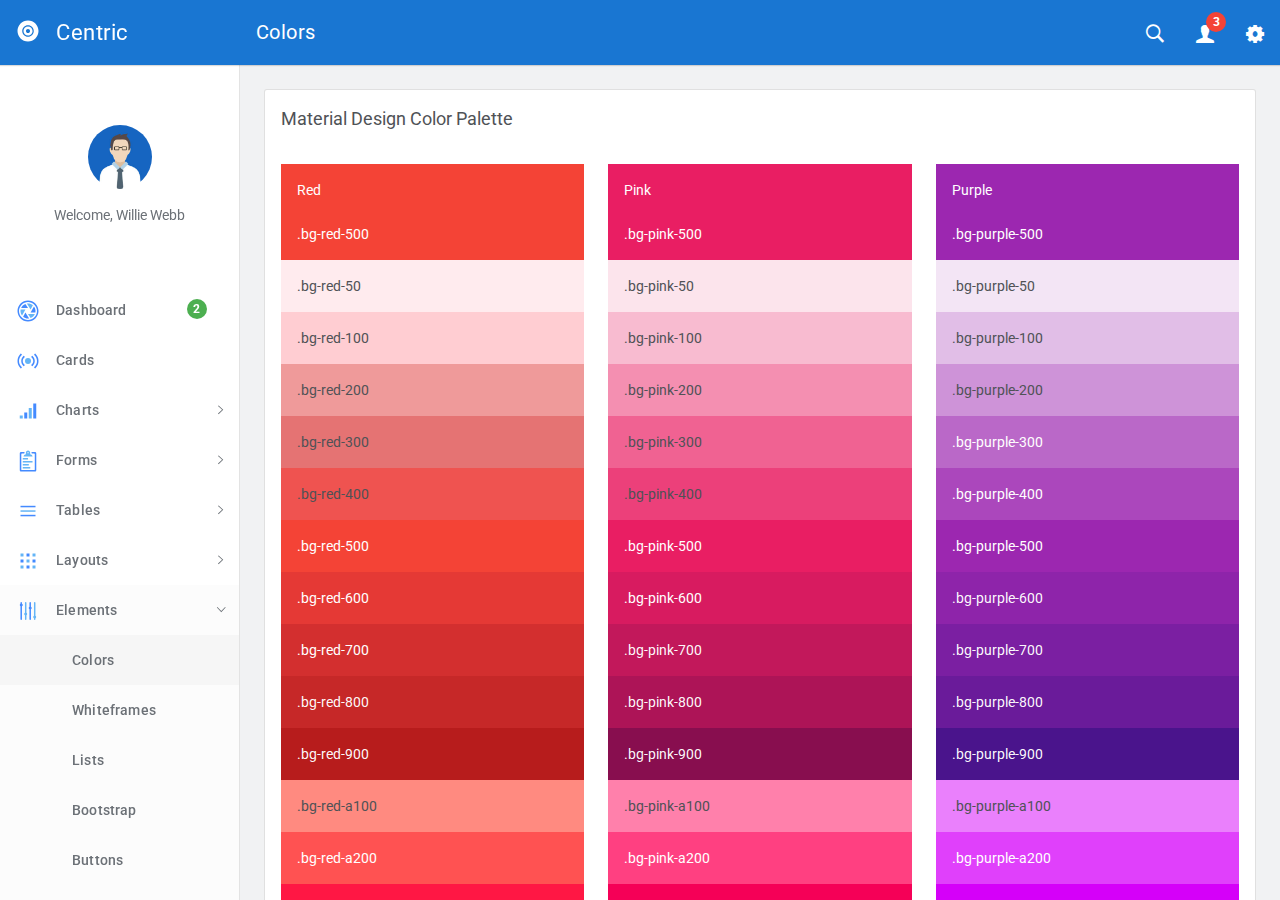
<file: src/colors.html>
<!DOCTYPE html>
<html lang="en">
  <head>
    <meta charset="utf-8">
    <meta name="viewport" content="width=device-width, initial-scale=1, maximum-scale=1">
    <meta name="description" content="Bootstrap Admin Template">
    <meta name="keywords" content="app, responsive, jquery, bootstrap, dashboard, admin">
    <title>Centric - Bootstrap Admin Template</title>
    <!-- Vendor styles-->
    <!-- build:css(../app) css/vendor.css-->
    <!-- Animate.CSS-->
    <link rel="stylesheet" href="assets/vendor/animate.css/animate.css">
    <!-- Bootstrap-->
    <link rel="stylesheet" href="assets/vendor/bootstrap/dist/css/bootstrap.min.css">
    <!-- Ionicons-->
    <link rel="stylesheet" href="assets/vendor/ionicons/css/ionicons.css">
    <!-- Bluimp Gallery-->
    <link rel="stylesheet" href="assets/vendor/blueimp-gallery/css/blueimp-gallery.css">
    <link rel="stylesheet" href="assets/vendor/blueimp-gallery/css/blueimp-gallery-indicator.css">
    <link rel="stylesheet" href="assets/vendor/blueimp-gallery/css/blueimp-gallery-video.css">
    <!-- Datepicker-->
    <link rel="stylesheet" href="assets/vendor/bootstrap-datepicker/dist/css/bootstrap-datepicker3.css">
    <!-- Rickshaw-->
    <link rel="stylesheet" href="assets/vendor/rickshaw/rickshaw.css">
    <!-- Select2-->
    <link rel="stylesheet" href="assets/vendor/select2/dist/css/select2.css">
    <!-- Clockpicker-->
    <link rel="stylesheet" href="assets/vendor/clockpicker/dist/bootstrap-clockpicker.css">
    <!-- Range Slider-->
    <link rel="stylesheet" href="assets/vendor/nouislider/distribute/nouislider.min.css">
    <!-- ColorPicker-->
    <link rel="stylesheet" href="assets/vendor/mjolnic-bootstrap-colorpicker/dist/css/bootstrap-colorpicker.css">
    <!-- Summernote-->
    <link rel="stylesheet" href="assets/vendor/summernote/dist/summernote.css">
    <!-- Dropzone-->
    <link rel="stylesheet" href="assets/vendor/dropzone/dist/basic.css">
    <link rel="stylesheet" href="assets/vendor/dropzone/dist/dropzone.css">
    <!-- Xeditable-->
    <link rel="stylesheet" href="assets/vendor/x-editable/dist/bootstrap3-editable/css/bootstrap-editable.css">
    <!-- Bootgrid-->
    <link rel="stylesheet" href="assets/vendor/jquery.bootgrid/dist/jquery.bootgrid.css">
    <!-- Datatables-->
    <link rel="stylesheet" href="assets/vendor/datatables/media/css/jquery.dataTables.css">
    <!-- Sweet Alert-->
    <link rel="stylesheet" href="assets/vendor/sweetalert/dist/sweetalert.css">
    <!-- Loaders.CSS-->
    <link rel="stylesheet" href="assets/vendor/loaders.css/loaders.css">
    <!-- Material Floating Button-->
    <link rel="stylesheet" href="assets/vendor/ng-material-floating-button/mfb/dist/mfb.css">
    <!-- Material Colors-->
    <link rel="stylesheet" href="assets/vendor/material-colors/dist/colors.css">
    <!-- endbuild-->
    <!-- Application styles-->
    <link rel="stylesheet" href="assets/css/app.css">
  </head>
  <body class="theme-1">
    <div class="layout-container">
      <!-- top navbar-->
      <header class="header-container">
        <nav>
          <ul class="visible-xs visible-sm">
            <li><a id="sidebar-toggler" href="#" class="menu-link menu-link-slide"><span><em></em></span></a></li>
          </ul>
          <ul class="hidden-xs">
            <li><a id="offcanvas-toggler" href="#" class="menu-link menu-link-slide"><span><em></em></span></a></li>
          </ul>
          <h2 class="header-title">Colors</h2>
          <ul class="pull-right">
            <li><a id="header-search" href="#" class="ripple"><em class="ion-ios-search-strong"></em></a></li>
            <li class="dropdown"><a href="#" data-toggle="dropdown" class="dropdown-toggle has-badge ripple"><em class="ion-person"></em><sup class="badge bg-danger">3</sup></a>
              <ul class="dropdown-menu dropdown-menu-right md-dropdown-menu">
                <li><a href="profile.html"><em class="ion-home icon-fw"></em>Profile</a></li>
                <li><a href="messages.html"><em class="ion-gear-a icon-fw"></em>Messages</a></li>
                <li role="presentation" class="divider"></li>
                <li><a href="user.login.html"><em class="ion-log-out icon-fw"></em>Logout</a></li>
              </ul>
            </li>
            <li><a id="header-settings" href="#" class="ripple"><em class="ion-gear-b"></em></a></li>
          </ul>
        </nav>
      </header>
      <!-- sidebar-->
      <aside class="sidebar-container">
        <div class="sidebar-header">
          <div class="pull-right pt-lg text-muted hidden"><em class="ion-close-round"></em></div><a href="#" class="sidebar-header-logo"><img src="assets/img/logo.png" data-svg-replace="assets/img/logo.svg" alt="Logo"><span class="sidebar-header-logo-text">Centric</span></a>
        </div>
        <div class="sidebar-content">
          <div class="sidebar-toolbar text-center"><a href=""><img src="assets/img/user/01.jpg" alt="Profile" class="img-circle thumb64"></a>
            <div class="mt">Welcome, Willie Webb</div>
          </div>
          <nav class="sidebar-nav">
            <ul>
              <li><a href="dashboard.html" class="ripple"><span class="pull-right nav-label"><span class="badge bg-success">2</span></span><span class="nav-icon"><img src="" data-svg-replace="assets/img/icons/aperture.svg" alt="MenuItem" class="hidden"></span><span>Dashboard</span></a></li>
              <li><a href="cards.html" class="ripple"><span class="pull-right nav-label"></span><span class="nav-icon"><img src="" data-svg-replace="assets/img/icons/radio-waves.svg" alt="MenuItem" class="hidden"></span><span>Cards</span></a></li>
              <li><a href="#" class="ripple"><span class="pull-right nav-caret"><em class="ion-ios-arrow-right"></em></span><span class="pull-right nav-label"></span><span class="nav-icon"><img src="" data-svg-replace="assets/img/icons/connection-bars.svg" alt="MenuItem" class="hidden"></span><span>Charts</span></a>
                <ul class="sidebar-subnav">
                  <li><a href="flot.html" class="ripple"><span class="pull-right nav-label"></span><span>Flot</span></a></li>
                  <li><a href="radial.html" class="ripple"><span class="pull-right nav-label"></span><span>Radial</span></a></li>
                  <li><a href="rickshaw.html" class="ripple"><span class="pull-right nav-label"></span><span>Rickshaw</span></a></li>
                </ul>
              </li>
              <li><a href="#" class="ripple"><span class="pull-right nav-caret"><em class="ion-ios-arrow-right"></em></span><span class="pull-right nav-label"></span><span class="nav-icon"><img src="" data-svg-replace="assets/img/icons/clipboard.svg" alt="MenuItem" class="hidden"></span><span>Forms</span></a>
                <ul class="sidebar-subnav">
                  <li><a href="forms.classic.html" class="ripple"><span class="pull-right nav-label"></span><span>Classic</span></a></li>
                  <li><a href="validation.html" class="ripple"><span class="pull-right nav-label"></span><span>Validation</span></a></li>
                  <li><a href="forms.advanced.html" class="ripple"><span class="pull-right nav-label"></span><span>Advanced</span></a></li>
                  <li><a href="material.html" class="ripple"><span class="pull-right nav-label"></span><span>Material</span></a></li>
                  <li><a href="editor.html" class="ripple"><span class="pull-right nav-label"></span><span>Editors</span></a></li>
                  <li><a href="dropzone.html" class="ripple"><span class="pull-right nav-label"></span><span>Dropzone</span></a></li>
                  <li><a href="xeditable.html" class="ripple"><span class="pull-right nav-label"></span><span>xEditable</span></a></li>
                  <li><a href="wizard.html" class="ripple"><span class="pull-right nav-label"></span><span>Wizard</span></a></li>
                </ul>
              </li>
              <li><a href="#" class="ripple"><span class="pull-right nav-caret"><em class="ion-ios-arrow-right"></em></span><span class="pull-right nav-label"></span><span class="nav-icon"><img src="" data-svg-replace="assets/img/icons/navicon.svg" alt="MenuItem" class="hidden"></span><span>Tables</span></a>
                <ul id="tables" class="sidebar-subnav">
                  <li><a href="tables.classic.html" class="ripple"><span class="pull-right nav-label"></span><span>Classic</span></a></li>
                  <li><a href="datatable.html" class="ripple"><span class="pull-right nav-label"></span><span>Datatable</span></a></li>
                  <li><a href="bootgrid.html" class="ripple"><span class="pull-right nav-label"></span><span>Bootgrid</span></a></li>
                </ul>
              </li>
              <li><a href="#" class="ripple"><span class="pull-right nav-caret"><em class="ion-ios-arrow-right"></em></span><span class="pull-right nav-label"></span><span class="nav-icon"><img src="" data-svg-replace="assets/img/icons/grid.svg" alt="MenuItem" class="hidden"></span><span>Layouts</span></a>
                <ul id="layouts" class="sidebar-subnav">
                  <li><a href="layouts.columns.html" class="ripple"><span class="pull-right nav-label"></span><span>Columns</span></a></li>
                  <li><a href="layouts.overlap.html" class="ripple"><span class="pull-right nav-label"></span><span>Overlap</span></a></li>
                  <li><a href="layouts.boxed.html" class="ripple"><span class="pull-right nav-label"></span><span>Boxed</span></a></li>
                  <li><a href="layouts.tabs.html" class="ripple"><span class="pull-right nav-label"></span><span>Tabs</span></a></li>
                  <li><a href="layouts.containers.html" class="ripple"><span class="pull-right nav-label"></span><span>Containers</span></a></li>
                </ul>
              </li>
              <li><a href="#" class="ripple"><span class="pull-right nav-caret"><em class="ion-ios-arrow-right"></em></span><span class="pull-right nav-label"></span><span class="nav-icon"><img src="" data-svg-replace="assets/img/icons/levels.svg" alt="MenuItem" class="hidden"></span><span>Elements</span></a>
                <ul id="elements" class="sidebar-subnav">
                  <li><a href="colors.html" class="ripple"><span class="pull-right nav-label"></span><span>Colors</span></a></li>
                  <li><a href="whiteframes.html" class="ripple"><span class="pull-right nav-label"></span><span>Whiteframes</span></a></li>
                  <li><a href="lists.html" class="ripple"><span class="pull-right nav-label"></span><span>Lists</span></a></li>
                  <li><a href="bootstrapui.html" class="ripple"><span class="pull-right nav-label"></span><span>Bootstrap</span></a></li>
                  <li><a href="buttons.html" class="ripple"><span class="pull-right nav-label"></span><span>Buttons</span></a></li>
                  <li><a href="sweetalert.html"><span class="pull-right nav-label"></span><span>Sweet-alert</span></a></li>
                  <li><a href="spinners.html" class="ripple"><span class="pull-right nav-label"></span><span>Spinners</span></a></li>
                  <li><a href="nestable.html" class="ripple"><span class="pull-right nav-label"></span><span>Nestable</span></a></li>
                  <li><a href="grid.html" class="ripple"><span class="pull-right nav-label"></span><span>Grid</span></a></li>
                  <li><a href="grid-masonry.html" class="ripple"><span class="pull-right nav-label"></span><span>Grid Masonry</span></a></li>
                  <li><a href="typography.html" class="ripple"><span class="pull-right nav-label"></span><span>Typography</span></a></li>
                  <li><a href="icons.html" class="ripple"><span class="pull-right nav-label"></span><span>Icons</span></a></li>
                  <li><a href="utilities.html" class="ripple"><span class="pull-right nav-label"></span><span>Utilities</span></a></li>
                </ul>
              </li>
              <li><a href="#" class="ripple"><span class="pull-right nav-caret"><em class="ion-ios-arrow-right"></em></span><span class="pull-right nav-label"></span><span class="nav-icon"><img src="" data-svg-replace="assets/img/icons/planet.svg" alt="MenuItem" class="hidden"></span><span>Maps</span></a>
                <ul id="maps" class="sidebar-subnav">
                  <li><a href="google-map-full.html" class="ripple"><span class="pull-right nav-label"></span><span>Google Maps Full</span></a></li>
                  <li><a href="google-map.html" class="ripple"><span class="pull-right nav-label"></span><span>Google Maps</span></a></li>
                  <li><a href="vector-map.html" class="ripple"><span class="pull-right nav-label"></span><span>Vector Maps</span></a></li>
                  <li><a href="datamaps.html" class="ripple"><span class="pull-right nav-label"></span><span>Datamaps</span></a></li>
                </ul>
              </li>
              <li><a href="#" class="ripple"><span class="pull-right nav-caret"><em class="ion-ios-arrow-right"></em></span><span class="pull-right nav-label"></span><span class="nav-icon"><img src="" data-svg-replace="assets/img/icons/ios-browsers.svg" alt="MenuItem" class="hidden"></span><span>Pages</span></a>
                <ul id="pages" class="sidebar-subnav">
                  <li><a href="timeline.html" class="ripple"><span class="pull-right nav-label"></span><span>Timeline</span></a></li>
                  <li><a href="invoice.html" class="ripple"><span class="pull-right nav-label"></span><span>Invoice</span></a></li>
                  <li><a href="pricing.html" class="ripple"><span class="pull-right nav-label"></span><span>Pricing</span></a></li>
                  <li><a href="contacts.html" class="ripple"><span class="pull-right nav-label"></span><span>Contacts</span></a></li>
                  <li><a href="faq.html" class="ripple"><span class="pull-right nav-label"></span><span>FAQ</span></a></li>
                  <li><a href="projects.html" class="ripple"><span class="pull-right nav-label"></span><span>Projects</span></a></li>
                  <li><a href="blog.html" class="ripple"><span class="pull-right nav-label"></span><span>Blog</span></a></li>
                  <li><a href="blog.article.html" class="ripple"><span class="pull-right nav-label"></span><span>Article</span></a></li>
                  <li><a href="profile.html" class="ripple"><span class="pull-right nav-label"></span><span>Profile</span></a></li>
                  <li><a href="gallery.html" class="ripple"><span class="pull-right nav-label"></span><span>Gallery</span></a></li>
                  <li><a href="wall.html" class="ripple"><span class="pull-right nav-label"></span><span>Wall</span></a></li>
                  <li><a href="search.html" class="ripple"><span class="pull-right nav-label"></span><span>Search</span></a></li>
                  <li><a href="messages.html" class="ripple"><span class="pull-right nav-label"></span><span>Messages Board</span></a></li>
                </ul>
              </li>
              <li><a href="#" class="ripple"><span class="pull-right nav-caret"><em class="ion-ios-arrow-right"></em></span><span class="pull-right nav-label"></span><span class="nav-icon"><img src="" data-svg-replace="assets/img/icons/person-stalker.svg" alt="MenuItem" class="hidden"></span><span>User</span></a>
                <ul id="user" class="sidebar-subnav">
                  <li><a href="login.html" class="ripple"><span class="pull-right nav-label"></span><span>Login</span></a></li>
                  <li><a href="signup.html" class="ripple"><span class="pull-right nav-label"></span><span>Signup</span></a></li>
                  <li><a href="lock.html" class="ripple"><span class="pull-right nav-label"></span><span>Lock</span></a></li>
                  <li><a href="recover.html" class="ripple"><span class="pull-right nav-label"></span><span>Recover</span></a></li>
                </ul>
              </li>
              <li><a href="../../angularjs/" class="ripple"><span class="nav-icon"><em class="ion-android-open"></em></span><span>AngularJS</span></a></li>
            </ul>
          </nav>
        </div>
      </aside>
      <div class="sidebar-layout-obfuscator"></div>
      <!-- Main section-->
      <main class="main-container">
        <!-- Page content-->
        <section>
          <div class="container container-lg">
            <div class="card">
              <div class="card-heading">
                <div class="card-title">Material Design Color Palette</div>
              </div>
              <div class="card-body">
                <div class="row mb-lg">
                  <div class="col-sm-4">
                    <div class="p bg-red-500">
                      <div class="mb-lg">Red</div>.bg-red-500
                    </div>
                    <div class="p bg-red-50">.bg-red-50</div>
                    <div class="p bg-red-100">.bg-red-100</div>
                    <div class="p bg-red-200">.bg-red-200</div>
                    <div class="p bg-red-300">.bg-red-300</div>
                    <div class="p bg-red-400">.bg-red-400</div>
                    <div class="p bg-red-500">.bg-red-500</div>
                    <div class="p bg-red-600">.bg-red-600</div>
                    <div class="p bg-red-700">.bg-red-700</div>
                    <div class="p bg-red-800">.bg-red-800</div>
                    <div class="p bg-red-900">.bg-red-900</div>
                    <div class="p bg-red-a100">.bg-red-a100</div>
                    <div class="p bg-red-a200">.bg-red-a200</div>
                    <div class="p bg-red-a400">.bg-red-a400</div>
                    <div class="p bg-red-a700">.bg-red-a700</div>
                  </div>
                  <div class="col-sm-4">
                    <div class="p bg-pink-500">
                      <div class="mb-lg">Pink</div>.bg-pink-500
                    </div>
                    <div class="p bg-pink-50">.bg-pink-50</div>
                    <div class="p bg-pink-100">.bg-pink-100</div>
                    <div class="p bg-pink-200">.bg-pink-200</div>
                    <div class="p bg-pink-300">.bg-pink-300</div>
                    <div class="p bg-pink-400">.bg-pink-400</div>
                    <div class="p bg-pink-500">.bg-pink-500</div>
                    <div class="p bg-pink-600">.bg-pink-600</div>
                    <div class="p bg-pink-700">.bg-pink-700</div>
                    <div class="p bg-pink-800">.bg-pink-800</div>
                    <div class="p bg-pink-900">.bg-pink-900</div>
                    <div class="p bg-pink-a100">.bg-pink-a100</div>
                    <div class="p bg-pink-a200">.bg-pink-a200</div>
                    <div class="p bg-pink-a400">.bg-pink-a400</div>
                    <div class="p bg-pink-a700">.bg-pink-a700</div>
                  </div>
                  <div class="col-sm-4">
                    <div class="p bg-purple-500">
                      <div class="mb-lg">Purple</div>.bg-purple-500
                    </div>
                    <div class="p bg-purple-50">.bg-purple-50</div>
                    <div class="p bg-purple-100">.bg-purple-100</div>
                    <div class="p bg-purple-200">.bg-purple-200</div>
                    <div class="p bg-purple-300">.bg-purple-300</div>
                    <div class="p bg-purple-400">.bg-purple-400</div>
                    <div class="p bg-purple-500">.bg-purple-500</div>
                    <div class="p bg-purple-600">.bg-purple-600</div>
                    <div class="p bg-purple-700">.bg-purple-700</div>
                    <div class="p bg-purple-800">.bg-purple-800</div>
                    <div class="p bg-purple-900">.bg-purple-900</div>
                    <div class="p bg-purple-a100">.bg-purple-a100</div>
                    <div class="p bg-purple-a200">.bg-purple-a200</div>
                    <div class="p bg-purple-a400">.bg-purple-a400</div>
                    <div class="p bg-purple-a700">.bg-purple-a700</div>
                  </div>
                </div>
                <div class="row mb-lg">
                  <div class="col-sm-4">
                    <div class="p bg-deep-purple-500">
                      <div class="mb-lg">Deep-purple</div>.bg-deep-purple-500
                    </div>
                    <div class="p bg-deep-purple-50">.bg-deep-purple-50</div>
                    <div class="p bg-deep-purple-100">.bg-deep-purple-100</div>
                    <div class="p bg-deep-purple-200">.bg-deep-purple-200</div>
                    <div class="p bg-deep-purple-300">.bg-deep-purple-300</div>
                    <div class="p bg-deep-purple-400">.bg-deep-purple-400</div>
                    <div class="p bg-deep-purple-500">.bg-deep-purple-500</div>
                    <div class="p bg-deep-purple-600">.bg-deep-purple-600</div>
                    <div class="p bg-deep-purple-700">.bg-deep-purple-700</div>
                    <div class="p bg-deep-purple-800">.bg-deep-purple-800</div>
                    <div class="p bg-deep-purple-900">.bg-deep-purple-900</div>
                    <div class="p bg-deep-purple-a100">.bg-deep-purple-a100</div>
                    <div class="p bg-deep-purple-a200">.bg-deep-purple-a200</div>
                    <div class="p bg-deep-purple-a400">.bg-deep-purple-a400</div>
                    <div class="p bg-deep-purple-a700">.bg-deep-purple-a700</div>
                  </div>
                  <div class="col-sm-4">
                    <div class="p bg-indigo-500">
                      <div class="mb-lg">Indigo</div>.bg-indigo-500
                    </div>
                    <div class="p bg-indigo-50">.bg-indigo-50</div>
                    <div class="p bg-indigo-100">.bg-indigo-100</div>
                    <div class="p bg-indigo-200">.bg-indigo-200</div>
                    <div class="p bg-indigo-300">.bg-indigo-300</div>
                    <div class="p bg-indigo-400">.bg-indigo-400</div>
                    <div class="p bg-indigo-500">.bg-indigo-500</div>
                    <div class="p bg-indigo-600">.bg-indigo-600</div>
                    <div class="p bg-indigo-700">.bg-indigo-700</div>
                    <div class="p bg-indigo-800">.bg-indigo-800</div>
                    <div class="p bg-indigo-900">.bg-indigo-900</div>
                    <div class="p bg-indigo-a100">.bg-indigo-a100</div>
                    <div class="p bg-indigo-a200">.bg-indigo-a200</div>
                    <div class="p bg-indigo-a400">.bg-indigo-a400</div>
                    <div class="p bg-indigo-a700">.bg-indigo-a700</div>
                  </div>
                  <div class="col-sm-4">
                    <div class="p bg-blue-500">
                      <div class="mb-lg">Blue</div>.bg-blue-500
                    </div>
                    <div class="p bg-blue-50">.bg-blue-50</div>
                    <div class="p bg-blue-100">.bg-blue-100</div>
                    <div class="p bg-blue-200">.bg-blue-200</div>
                    <div class="p bg-blue-300">.bg-blue-300</div>
                    <div class="p bg-blue-400">.bg-blue-400</div>
                    <div class="p bg-blue-500">.bg-blue-500</div>
                    <div class="p bg-blue-600">.bg-blue-600</div>
                    <div class="p bg-blue-700">.bg-blue-700</div>
                    <div class="p bg-blue-800">.bg-blue-800</div>
                    <div class="p bg-blue-900">.bg-blue-900</div>
                    <div class="p bg-blue-a100">.bg-blue-a100</div>
                    <div class="p bg-blue-a200">.bg-blue-a200</div>
                    <div class="p bg-blue-a400">.bg-blue-a400</div>
                    <div class="p bg-blue-a700">.bg-blue-a700</div>
                  </div>
                </div>
                <div class="row mb-lg">
                  <div class="col-sm-4">
                    <div class="p bg-light-blue-500">
                      <div class="mb-lg">Light-blue</div>.bg-light-blue-500
                    </div>
                    <div class="p bg-light-blue-50">.bg-light-blue-50</div>
                    <div class="p bg-light-blue-100">.bg-light-blue-100</div>
                    <div class="p bg-light-blue-200">.bg-light-blue-200</div>
                    <div class="p bg-light-blue-300">.bg-light-blue-300</div>
                    <div class="p bg-light-blue-400">.bg-light-blue-400</div>
                    <div class="p bg-light-blue-500">.bg-light-blue-500</div>
                    <div class="p bg-light-blue-600">.bg-light-blue-600</div>
                    <div class="p bg-light-blue-700">.bg-light-blue-700</div>
                    <div class="p bg-light-blue-800">.bg-light-blue-800</div>
                    <div class="p bg-light-blue-900">.bg-light-blue-900</div>
                    <div class="p bg-light-blue-a100">.bg-light-blue-a100</div>
                    <div class="p bg-light-blue-a200">.bg-light-blue-a200</div>
                    <div class="p bg-light-blue-a400">.bg-light-blue-a400</div>
                    <div class="p bg-light-blue-a700">.bg-light-blue-a700</div>
                  </div>
                  <div class="col-sm-4">
                    <div class="p bg-cyan-500">
                      <div class="mb-lg">Cyan</div>.bg-cyan-500
                    </div>
                    <div class="p bg-cyan-50">.bg-cyan-50</div>
                    <div class="p bg-cyan-100">.bg-cyan-100</div>
                    <div class="p bg-cyan-200">.bg-cyan-200</div>
                    <div class="p bg-cyan-300">.bg-cyan-300</div>
                    <div class="p bg-cyan-400">.bg-cyan-400</div>
                    <div class="p bg-cyan-500">.bg-cyan-500</div>
                    <div class="p bg-cyan-600">.bg-cyan-600</div>
                    <div class="p bg-cyan-700">.bg-cyan-700</div>
                    <div class="p bg-cyan-800">.bg-cyan-800</div>
                    <div class="p bg-cyan-900">.bg-cyan-900</div>
                    <div class="p bg-cyan-a100">.bg-cyan-a100</div>
                    <div class="p bg-cyan-a200">.bg-cyan-a200</div>
                    <div class="p bg-cyan-a400">.bg-cyan-a400</div>
                    <div class="p bg-cyan-a700">.bg-cyan-a700</div>
                  </div>
                  <div class="col-sm-4">
                    <div class="p bg-teal-500">
                      <div class="mb-lg">Teal</div>.bg-teal-500
                    </div>
                    <div class="p bg-teal-50">.bg-teal-50</div>
                    <div class="p bg-teal-100">.bg-teal-100</div>
                    <div class="p bg-teal-200">.bg-teal-200</div>
                    <div class="p bg-teal-300">.bg-teal-300</div>
                    <div class="p bg-teal-400">.bg-teal-400</div>
                    <div class="p bg-teal-500">.bg-teal-500</div>
                    <div class="p bg-teal-600">.bg-teal-600</div>
                    <div class="p bg-teal-700">.bg-teal-700</div>
                    <div class="p bg-teal-800">.bg-teal-800</div>
                    <div class="p bg-teal-900">.bg-teal-900</div>
                    <div class="p bg-teal-a100">.bg-teal-a100</div>
                    <div class="p bg-teal-a200">.bg-teal-a200</div>
                    <div class="p bg-teal-a400">.bg-teal-a400</div>
                    <div class="p bg-teal-a700">.bg-teal-a700</div>
                  </div>
                </div>
                <div class="row mb-lg">
                  <div class="col-sm-4">
                    <div class="p bg-green-500">
                      <div class="mb-lg">Green</div>.bg-green-500
                    </div>
                    <div class="p bg-green-50">.bg-green-50</div>
                    <div class="p bg-green-100">.bg-green-100</div>
                    <div class="p bg-green-200">.bg-green-200</div>
                    <div class="p bg-green-300">.bg-green-300</div>
                    <div class="p bg-green-400">.bg-green-400</div>
                    <div class="p bg-green-500">.bg-green-500</div>
                    <div class="p bg-green-600">.bg-green-600</div>
                    <div class="p bg-green-700">.bg-green-700</div>
                    <div class="p bg-green-800">.bg-green-800</div>
                    <div class="p bg-green-900">.bg-green-900</div>
                    <div class="p bg-green-a100">.bg-green-a100</div>
                    <div class="p bg-green-a200">.bg-green-a200</div>
                    <div class="p bg-green-a400">.bg-green-a400</div>
                    <div class="p bg-green-a700">.bg-green-a700</div>
                  </div>
                  <div class="col-sm-4">
                    <div class="p bg-light-green-500">
                      <div class="mb-lg">Light-green</div>.bg-light-green-500
                    </div>
                    <div class="p bg-light-green-50">.bg-light-green-50</div>
                    <div class="p bg-light-green-100">.bg-light-green-100</div>
                    <div class="p bg-light-green-200">.bg-light-green-200</div>
                    <div class="p bg-light-green-300">.bg-light-green-300</div>
                    <div class="p bg-light-green-400">.bg-light-green-400</div>
                    <div class="p bg-light-green-500">.bg-light-green-500</div>
                    <div class="p bg-light-green-600">.bg-light-green-600</div>
                    <div class="p bg-light-green-700">.bg-light-green-700</div>
                    <div class="p bg-light-green-800">.bg-light-green-800</div>
                    <div class="p bg-light-green-900">.bg-light-green-900</div>
                    <div class="p bg-light-green-a100">.bg-light-green-a100</div>
                    <div class="p bg-light-green-a200">.bg-light-green-a200</div>
                    <div class="p bg-light-green-a400">.bg-light-green-a400</div>
                    <div class="p bg-light-green-a700">.bg-light-green-a700</div>
                  </div>
                  <div class="col-sm-4">
                    <div class="p bg-lime-500">
                      <div class="mb-lg">Lime</div>.bg-lime-500
                    </div>
                    <div class="p bg-lime-50">.bg-lime-50</div>
                    <div class="p bg-lime-100">.bg-lime-100</div>
                    <div class="p bg-lime-200">.bg-lime-200</div>
                    <div class="p bg-lime-300">.bg-lime-300</div>
                    <div class="p bg-lime-400">.bg-lime-400</div>
                    <div class="p bg-lime-500">.bg-lime-500</div>
                    <div class="p bg-lime-600">.bg-lime-600</div>
                    <div class="p bg-lime-700">.bg-lime-700</div>
                    <div class="p bg-lime-800">.bg-lime-800</div>
                    <div class="p bg-lime-900">.bg-lime-900</div>
                    <div class="p bg-lime-a100">.bg-lime-a100</div>
                    <div class="p bg-lime-a200">.bg-lime-a200</div>
                    <div class="p bg-lime-a400">.bg-lime-a400</div>
                    <div class="p bg-lime-a700">.bg-lime-a700</div>
                  </div>
                </div>
                <div class="row mb-lg">
                  <div class="col-sm-4">
                    <div class="p bg-yellow-500">
                      <div class="mb-lg">Yellow</div>.bg-yellow-500
                    </div>
                    <div class="p bg-yellow-50">.bg-yellow-50</div>
                    <div class="p bg-yellow-100">.bg-yellow-100</div>
                    <div class="p bg-yellow-200">.bg-yellow-200</div>
                    <div class="p bg-yellow-300">.bg-yellow-300</div>
                    <div class="p bg-yellow-400">.bg-yellow-400</div>
                    <div class="p bg-yellow-500">.bg-yellow-500</div>
                    <div class="p bg-yellow-600">.bg-yellow-600</div>
                    <div class="p bg-yellow-700">.bg-yellow-700</div>
                    <div class="p bg-yellow-800">.bg-yellow-800</div>
                    <div class="p bg-yellow-900">.bg-yellow-900</div>
                    <div class="p bg-yellow-a100">.bg-yellow-a100</div>
                    <div class="p bg-yellow-a200">.bg-yellow-a200</div>
                    <div class="p bg-yellow-a400">.bg-yellow-a400</div>
                    <div class="p bg-yellow-a700">.bg-yellow-a700</div>
                  </div>
                  <div class="col-sm-4">
                    <div class="p bg-amber-500">
                      <div class="mb-lg">Amber</div>.bg-amber-500
                    </div>
                    <div class="p bg-amber-50">.bg-amber-50</div>
                    <div class="p bg-amber-100">.bg-amber-100</div>
                    <div class="p bg-amber-200">.bg-amber-200</div>
                    <div class="p bg-amber-300">.bg-amber-300</div>
                    <div class="p bg-amber-400">.bg-amber-400</div>
                    <div class="p bg-amber-500">.bg-amber-500</div>
                    <div class="p bg-amber-600">.bg-amber-600</div>
                    <div class="p bg-amber-700">.bg-amber-700</div>
                    <div class="p bg-amber-800">.bg-amber-800</div>
                    <div class="p bg-amber-900">.bg-amber-900</div>
                    <div class="p bg-amber-a100">.bg-amber-a100</div>
                    <div class="p bg-amber-a200">.bg-amber-a200</div>
                    <div class="p bg-amber-a400">.bg-amber-a400</div>
                    <div class="p bg-amber-a700">.bg-amber-a700</div>
                  </div>
                  <div class="col-sm-4">
                    <div class="p bg-orange-500">
                      <div class="mb-lg">Orange</div>.bg-orange-500
                    </div>
                    <div class="p bg-orange-50">.bg-orange-50</div>
                    <div class="p bg-orange-100">.bg-orange-100</div>
                    <div class="p bg-orange-200">.bg-orange-200</div>
                    <div class="p bg-orange-300">.bg-orange-300</div>
                    <div class="p bg-orange-400">.bg-orange-400</div>
                    <div class="p bg-orange-500">.bg-orange-500</div>
                    <div class="p bg-orange-600">.bg-orange-600</div>
                    <div class="p bg-orange-700">.bg-orange-700</div>
                    <div class="p bg-orange-800">.bg-orange-800</div>
                    <div class="p bg-orange-900">.bg-orange-900</div>
                    <div class="p bg-orange-a100">.bg-orange-a100</div>
                    <div class="p bg-orange-a200">.bg-orange-a200</div>
                    <div class="p bg-orange-a400">.bg-orange-a400</div>
                    <div class="p bg-orange-a700">.bg-orange-a700</div>
                  </div>
                </div>
                <div class="row mb-lg">
                  <div class="col-sm-4">
                    <div class="p bg-deep-orange-500">
                      <div class="mb-lg">Deep-orange</div>.bg-deep-orange-500
                    </div>
                    <div class="p bg-deep-orange-50">.bg-deep-orange-50</div>
                    <div class="p bg-deep-orange-100">.bg-deep-orange-100</div>
                    <div class="p bg-deep-orange-200">.bg-deep-orange-200</div>
                    <div class="p bg-deep-orange-300">.bg-deep-orange-300</div>
                    <div class="p bg-deep-orange-400">.bg-deep-orange-400</div>
                    <div class="p bg-deep-orange-500">.bg-deep-orange-500</div>
                    <div class="p bg-deep-orange-600">.bg-deep-orange-600</div>
                    <div class="p bg-deep-orange-700">.bg-deep-orange-700</div>
                    <div class="p bg-deep-orange-800">.bg-deep-orange-800</div>
                    <div class="p bg-deep-orange-900">.bg-deep-orange-900</div>
                    <div class="p bg-deep-orange-a100">.bg-deep-orange-a100</div>
                    <div class="p bg-deep-orange-a200">.bg-deep-orange-a200</div>
                    <div class="p bg-deep-orange-a400">.bg-deep-orange-a400</div>
                    <div class="p bg-deep-orange-a700">.bg-deep-orange-a700</div>
                  </div>
                  <div class="col-sm-4">
                    <div class="p bg-brown-500">
                      <div class="mb-lg">Brown</div>.bg-brown-500
                    </div>
                    <div class="p bg-brown-50">.bg-brown-50</div>
                    <div class="p bg-brown-100">.bg-brown-100</div>
                    <div class="p bg-brown-200">.bg-brown-200</div>
                    <div class="p bg-brown-300">.bg-brown-300</div>
                    <div class="p bg-brown-400">.bg-brown-400</div>
                    <div class="p bg-brown-500">.bg-brown-500</div>
                    <div class="p bg-brown-600">.bg-brown-600</div>
                    <div class="p bg-brown-700">.bg-brown-700</div>
                    <div class="p bg-brown-800">.bg-brown-800</div>
                    <div class="p bg-brown-900">.bg-brown-900</div>
                  </div>
                  <div class="col-sm-4">
                    <div class="p bg-blue-grey-500">
                      <div class="mb-lg">Blue-grey</div>.bg-blue-grey-500
                    </div>
                    <div class="p bg-blue-grey-50">.bg-blue-grey-50</div>
                    <div class="p bg-blue-grey-100">.bg-blue-grey-100</div>
                    <div class="p bg-blue-grey-200">.bg-blue-grey-200</div>
                    <div class="p bg-blue-grey-300">.bg-blue-grey-300</div>
                    <div class="p bg-blue-grey-400">.bg-blue-grey-400</div>
                    <div class="p bg-blue-grey-500">.bg-blue-grey-500</div>
                    <div class="p bg-blue-grey-600">.bg-blue-grey-600</div>
                    <div class="p bg-blue-grey-700">.bg-blue-grey-700</div>
                    <div class="p bg-blue-grey-800">.bg-blue-grey-800</div>
                    <div class="p bg-blue-grey-900">.bg-blue-grey-900</div>
                  </div>
                </div>
                <div class="row mb-lg">
                  <div class="col-sm-4">
                    <div class="p bg-grey-500">
                      <div class="mb-lg">Grey</div>.bg-grey-500
                    </div>
                    <div class="p bg-grey-50">.bg-grey-50</div>
                    <div class="p bg-grey-100">.bg-grey-100</div>
                    <div class="p bg-grey-200">.bg-grey-200</div>
                    <div class="p bg-grey-300">.bg-grey-300</div>
                    <div class="p bg-grey-400">.bg-grey-400</div>
                    <div class="p bg-grey-500">.bg-grey-500</div>
                    <div class="p bg-grey-600">.bg-grey-600</div>
                    <div class="p bg-grey-700">.bg-grey-700</div>
                    <div class="p bg-grey-800">.bg-grey-800</div>
                    <div class="p bg-grey-900">.bg-grey-900</div>
                  </div>
                </div>
              </div>
            </div>
          </div>
        </section>
        <!-- Page footer-->
        <footer><span>2017 - Centric app.</span></footer>
      </main>
    </div>
    <!-- Search template-->
    <div tabindex="-1" role="dialog" class="modal modal-top fade modal-search">
      <div class="modal-dialog">
        <div class="modal-content">
          <div class="modal-body">
            <div class="pull-left">
              <button type="button" data-dismiss="modal" class="btn btn-flat"><em class="ion-arrow-left-c icon-24"></em></button>
            </div>
            <div class="pull-right">
              <button type="button" class="btn btn-flat"><em class="ion-android-microphone icon-24"></em></button>
            </div>
            <form action="#" class="oh">
              <div class="mda-form-control pt0">
                <input type="text" placeholder="Search.." data-localize="header.SEARCH" class="form-control header-input-search">
                <div class="mda-form-control-line"></div>
              </div>
            </form>
          </div>
        </div>
      </div>
    </div>
    <!-- End Search template-->
    <!-- Settings template-->
    <div tabindex="-1" role="dialog" class="modal-settings modal modal-right fade">
      <div class="modal-dialog modal-lg">
        <div class="modal-content">
          <div class="modal-header">
            <div data-dismiss="modal" class="pull-right clickable"><em class="ion-close-round text-soft"></em></div>
            <h4 class="modal-title"><span>Settings</span></h4>
          </div>
          <div class="modal-body">
            <div class="clearfix mb">
              <div class="pull-left wd-tiny mb">
                <div class="setting-color">
                  <label class="preview-theme-1">
                    <input type="radio" checked="checked" name="setting-theme" value="0"><span class="ion-checkmark-round"></span>
                    <div class="t-grid">
                      <div class="t-row">
                        <div class="t-col preview-header"></div>
                        <div class="t-col preview-sidebar"></div>
                        <div class="t-col preview-content"></div>
                      </div>
                    </div>
                  </label>
                </div>
              </div>
              <div class="pull-left wd-tiny mb">
                <div class="setting-color">
                  <label class="preview-theme-2">
                    <input type="radio" name="setting-theme" value="1"><span class="ion-checkmark-round"></span>
                    <div class="t-grid">
                      <div class="t-row">
                        <div class="t-col preview-header"></div>
                        <div class="t-col preview-sidebar"></div>
                        <div class="t-col preview-content"></div>
                      </div>
                    </div>
                  </label>
                </div>
              </div>
              <div class="pull-left wd-tiny mb">
                <div class="setting-color">
                  <label class="preview-theme-3">
                    <input type="radio" name="setting-theme" value="2"><span class="ion-checkmark-round"></span>
                    <div class="t-grid">
                      <div class="t-row">
                        <div class="t-col preview-header"></div>
                        <div class="t-col preview-sidebar"></div>
                        <div class="t-col preview-content"></div>
                      </div>
                    </div>
                  </label>
                </div>
              </div>
              <div class="pull-left wd-tiny mb">
                <div class="setting-color">
                  <label class="preview-theme-4">
                    <input type="radio" name="setting-theme" value="3"><span class="ion-checkmark-round"></span>
                    <div class="t-grid">
                      <div class="t-row">
                        <div class="t-col preview-header"></div>
                        <div class="t-col preview-sidebar"></div>
                        <div class="t-col preview-content"></div>
                      </div>
                    </div>
                  </label>
                </div>
              </div>
              <div class="pull-left wd-tiny mb">
                <div class="setting-color">
                  <label class="preview-theme-5">
                    <input type="radio" name="setting-theme" value="4"><span class="ion-checkmark-round"></span>
                    <div class="t-grid">
                      <div class="t-row">
                        <div class="t-col preview-header"></div>
                        <div class="t-col preview-sidebar"></div>
                        <div class="t-col preview-content"></div>
                      </div>
                    </div>
                  </label>
                </div>
              </div>
              <div class="pull-left wd-tiny mb">
                <div class="setting-color">
                  <label class="preview-theme-6">
                    <input type="radio" name="setting-theme" value="5"><span class="ion-checkmark-round"></span>
                    <div class="t-grid">
                      <div class="t-row">
                        <div class="t-col preview-header"></div>
                        <div class="t-col preview-sidebar"></div>
                        <div class="t-col preview-content"></div>
                      </div>
                    </div>
                  </label>
                </div>
              </div>
              <div class="pull-left wd-tiny mb">
                <div class="setting-color">
                  <label class="preview-theme-7">
                    <input type="radio" name="setting-theme" value="6"><span class="ion-checkmark-round"></span>
                    <div class="t-grid">
                      <div class="t-row">
                        <div class="t-col preview-header"></div>
                        <div class="t-col preview-sidebar"></div>
                        <div class="t-col preview-content"></div>
                      </div>
                    </div>
                  </label>
                </div>
              </div>
              <div class="pull-left wd-tiny mb">
                <div class="setting-color">
                  <label class="preview-theme-8">
                    <input type="radio" name="setting-theme" value="7"><span class="ion-checkmark-round"></span>
                    <div class="t-grid">
                      <div class="t-row">
                        <div class="t-col preview-header"></div>
                        <div class="t-col preview-sidebar"></div>
                        <div class="t-col preview-content"></div>
                      </div>
                    </div>
                  </label>
                </div>
              </div>
              <div class="pull-left wd-tiny mb">
                <div class="setting-color">
                  <label class="preview-theme-9">
                    <input type="radio" name="setting-theme" value="8"><span class="ion-checkmark-round"></span>
                    <div class="t-grid">
                      <div class="t-row">
                        <div class="t-col preview-header"></div>
                        <div class="t-col preview-sidebar"></div>
                        <div class="t-col preview-content"></div>
                      </div>
                    </div>
                  </label>
                </div>
              </div>
            </div>
            <hr>
            <p>
              <label class="mda-checkbox">
                <input id="sidebar-showheader" type="checkbox" checked=""><em class="bg-indigo-500"></em>Sidebar header
              </label>
            </p>
            <p>
              <label class="mda-checkbox">
                <input id="sidebar-showtoolbar" type="checkbox" checked=""><em class="bg-indigo-500"></em>Sidebar toolbar
              </label>
            </p>
            <p>
              <label class="mda-checkbox">
                <input id="sidebar-offcanvas" type="checkbox"><em class="bg-indigo-500"></em>Sidebar offcanvas
              </label>
            </p>
            <hr>
            <p>Navigation icon</p>
            <p>
              <label class="mda-radio">
                <input type="radio" name="headerMenulink" value="menu-link-close"><em class="bg-indigo-500"></em>Close icon
              </label>
            </p>
            <p>
              <label class="mda-radio">
                <input type="radio" checked="" name="headerMenulink" value="menu-link-slide"><em class="bg-indigo-500"></em>Slide arrow
              </label>
            </p>
            <p>
              <label class="mda-radio">
                <input type="radio" name="headerMenulink" value="menu-link-arrow"><em class="bg-indigo-500"></em>Big arrow
              </label>
            </p>
            <hr>
            <button type="button" data-toggle-fullscreen="" class="btn btn-default btn-raised">Toggle fullscreen</button>
            <hr>
            <p>Change language</p>
            <!-- START Language list-->
            <div class="btn-group">
              <button type="button" data-toggle="dropdown" class="btn btn-default btn-block btn-raised">English</button>
              <ul role="menu" class="dropdown-menu dropdown-menu-right animated fadeInUpShort">
                <li><a href="#" data-set-lang="en">English</a></li>
                <li><a href="#" data-set-lang="es">Spanish</a></li>
              </ul>
            </div>
            <!-- END Language list-->
          </div>
        </div>
      </div>
    </div>
    <!-- End Settings template-->
    <!-- Google Maps API-->
    <script type="text/javascript" src="http://maps.google.com/maps/api/js?key=AIzaSyD_MleSHludEfiKUi1CCyumkv74Pm4u8Is"></script>
    <!-- build:js(../app) js/vendor.js-->
    <!-- Modernizr-->
    <script src="assets/vendor/modernizr/modernizr.custom.js"></script>
    <!-- jQuery-->
    <script src="assets/vendor/jquery/dist/jquery.js"></script>
    <!-- Bootstrap-->
    <script src="assets/vendor/bootstrap/dist/js/bootstrap.js"></script>
    <!-- jQuery Browser-->
    <script src="assets/vendor/jquery.browser/dist/jquery.browser.js"></script>
    <!-- Material Colors-->
    <script src="assets/vendor/material-colors/dist/colors.js"></script>
    <!-- Bootstrap Filestyle-->
    <script src="assets/vendor/bootstrap-filestyle/src/bootstrap-filestyle.js"></script>
    <!-- Flot charts-->
    <script src="assets/vendor/flot/jquery.flot.js"></script>
    <script src="assets/vendor/flot/jquery.flot.categories.js"></script>
    <script src="assets/vendor/flot-spline/js/jquery.flot.spline.js"></script>
    <script src="assets/vendor/flot.tooltip/js/jquery.flot.tooltip.js"></script>
    <script src="assets/vendor/flot/jquery.flot.resize.js"></script>
    <script src="assets/vendor/flot/jquery.flot.pie.js"></script>
    <script src="assets/vendor/flot/jquery.flot.time.js"></script>
    <script src="assets/vendor/sidebysideimproved/jquery.flot.orderBars.js"></script>
    <!-- jVector Maps-->
    <script src="assets/vendor/ika.jvectormap/jquery-jvectormap-1.2.2.min.js"></script>
    <script src="assets/vendor/ika.jvectormap/jquery-jvectormap-us-mill-en.js"></script>
    <script src="assets/vendor/ika.jvectormap/jquery-jvectormap-world-mill-en.js"></script>
    <!-- Easypie Charts-->
    <script src="assets/vendor/jquery.easy-pie-chart/dist/jquery.easypiechart.js"></script>
    <!-- Screenfull-->
    <script src="assets/vendor/screenfull/dist/screenfull.js"></script>
    <!-- Sparkline-->
    <script src="assets/vendor/sparkline/index.js"></script>
    <!-- Datepicker-->
    <script src="assets/vendor/bootstrap-datepicker/js/bootstrap-datepicker.js"></script>
    <!-- jQuery Knob charts-->
    <script src="assets/vendor/jquery-knob/js/jquery.knob.js"></script>
    <!-- Rickshaw-->
    <script src="assets/vendor/d3/d3.js"></script>
    <script src="assets/vendor/rickshaw/rickshaw.js"></script>
    <!-- jQuery Form Validation-->
    <script src="assets/vendor/jquery-validation/dist/jquery.validate.js"></script>
    <script src="assets/vendor/jquery-validation/dist/additional-methods.js"></script>
    <!-- JQUERY STEPS-->
    <script src="assets/vendor/jquery.steps/build/jquery.steps.js"></script>
    <!-- Select2-->
    <script src="assets/vendor/select2/dist/js/select2.js"></script>
    <!-- Clockpicker-->
    <script src="assets/vendor/clockpicker/dist/bootstrap-clockpicker.js"></script>
    <!-- Range Slider-->
    <script src="assets/vendor/nouislider/distribute/nouislider.js"></script>
    <!-- ColorPicker-->
    <script src="assets/vendor/mjolnic-bootstrap-colorpicker/dist/js/bootstrap-colorpicker.js"></script>
    <!-- Summernote-->
    <script src="assets/vendor/summernote/dist/summernote.js"></script>
    <!-- Dropzone-->
    <script src="assets/vendor/dropzone/dist/dropzone.js"></script>
    <!-- Xeditable-->
    <script src="assets/vendor/x-editable/dist/bootstrap3-editable/js/bootstrap-editable.js"></script>
    <!-- Momentjs-->
    <script src="assets/vendor/moment/min/moment-with-locales.js"></script>
    <!-- Google Maps-->
    <script src="assets/vendor/gmaps/gmaps.js"></script>
    <!-- Bootgrid-->
    <script src="assets/vendor/jquery.bootgrid/dist/jquery.bootgrid.js"></script>
    <script src="assets/vendor/jquery.bootgrid/dist/jquery.bootgrid.fa.js"></script>
    <!-- Datatables-->
    <script src="assets/vendor/datatables/media/js/jquery.dataTables.js"></script>
    <!-- Nestable-->
    <script src="assets/vendor/nestable/jquery.nestable.js"></script>
    <!-- Sweet Alert-->
    <script src="assets/vendor/sweetalert/dist/sweetalert-dev.js"></script>
    <!-- Masonry-->
    <script src="assets/vendor/masonry/dist/masonry.pkgd.js"></script>
    <!-- Images Loaded-->
    <script src="assets/vendor/imagesloaded/imagesloaded.pkgd.js"></script>
    <!-- Loaders.CSS-->
    <script src="assets/vendor/loaders.css/loaders.css.js"></script>
    <!-- jQuery Localize-->
    <script src="assets/vendor/jquery-localize-i18n/dist/jquery.localize.js"></script>
    <!-- Blueimp Gallery-->
    <script src="assets/vendor/blueimp-gallery/js/blueimp-helper.js"></script>
    <script src="assets/vendor/blueimp-gallery/js/blueimp-gallery.js"></script>
    <script src="assets/vendor/blueimp-gallery/js/blueimp-gallery-fullscreen.js"></script>
    <script src="assets/vendor/blueimp-gallery/js/blueimp-gallery-indicator.js"></script>
    <script src="assets/vendor/blueimp-gallery/js/blueimp-gallery-video.js"></script>
    <script src="assets/vendor/blueimp-gallery/js/blueimp-gallery-vimeo.js"></script>
    <script src="assets/vendor/blueimp-gallery/js/blueimp-gallery-youtube.js"></script>
    <script src="assets/vendor/blueimp-gallery/js/jquery.blueimp-gallery.js"></script>
    <!-- Datamaps-->
    <script src="assets/vendor/topojson/topojson.min.js"></script>
    <script src="assets/vendor/datamaps/dist/datamaps.all.js"></script>
    <!-- endbuild-->
    <!-- App script-->
    <script src="assets/js/app.js"></script>
  </body>
</html>
</file>
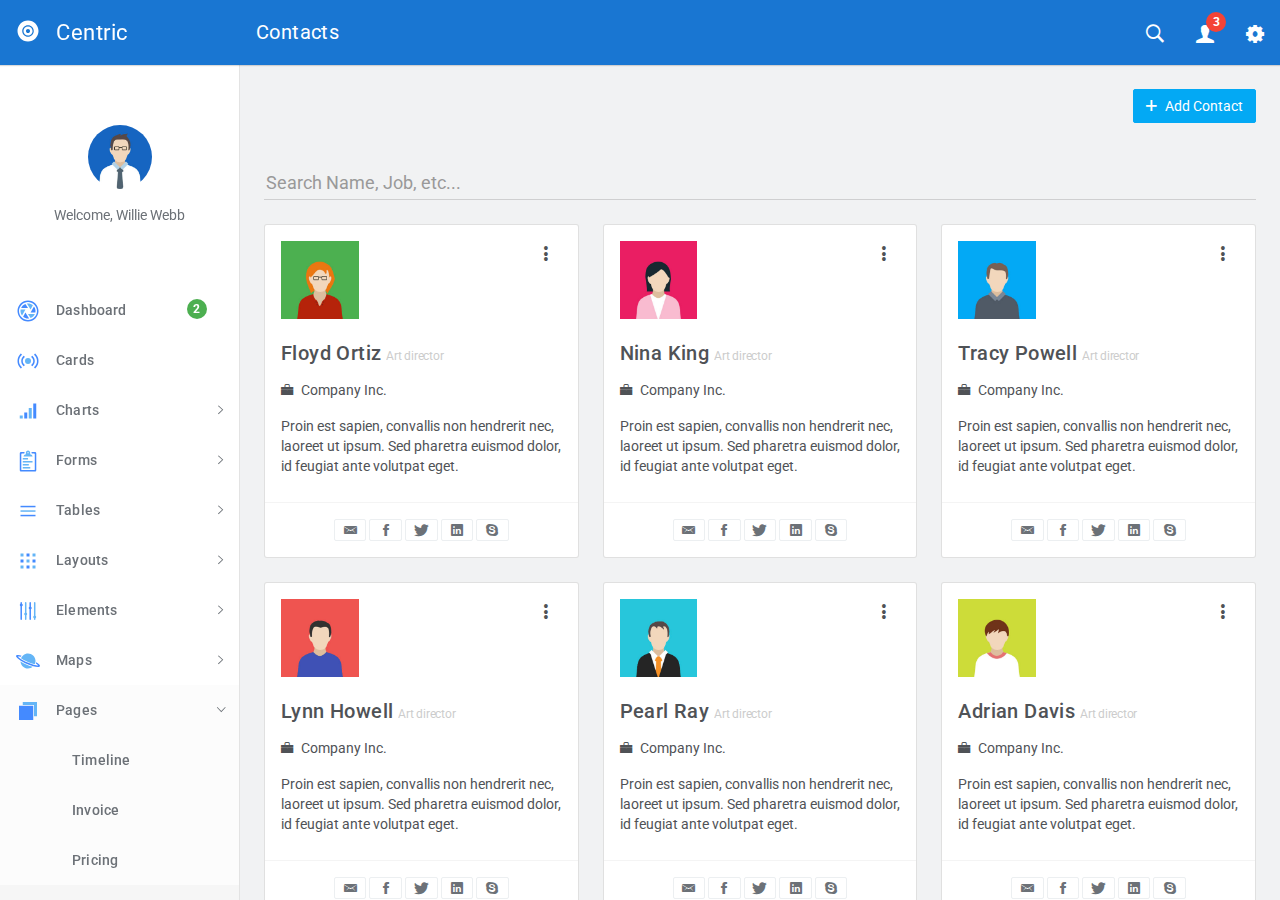
<file: src/contacts.html>
<!DOCTYPE html>
<html lang="en">
  <head>
    <meta charset="utf-8">
    <meta name="viewport" content="width=device-width, initial-scale=1, maximum-scale=1">
    <meta name="description" content="Bootstrap Admin Template">
    <meta name="keywords" content="app, responsive, jquery, bootstrap, dashboard, admin">
    <title>Centric - Bootstrap Admin Template</title>
    <!-- Vendor styles-->
    <!-- build:css(../app) css/vendor.css-->
    <!-- Animate.CSS-->
    <link rel="stylesheet" href="assets/vendor/animate.css/animate.css">
    <!-- Bootstrap-->
    <link rel="stylesheet" href="assets/vendor/bootstrap/dist/css/bootstrap.min.css">
    <!-- Ionicons-->
    <link rel="stylesheet" href="assets/vendor/ionicons/css/ionicons.css">
    <!-- Bluimp Gallery-->
    <link rel="stylesheet" href="assets/vendor/blueimp-gallery/css/blueimp-gallery.css">
    <link rel="stylesheet" href="assets/vendor/blueimp-gallery/css/blueimp-gallery-indicator.css">
    <link rel="stylesheet" href="assets/vendor/blueimp-gallery/css/blueimp-gallery-video.css">
    <!-- Datepicker-->
    <link rel="stylesheet" href="assets/vendor/bootstrap-datepicker/dist/css/bootstrap-datepicker3.css">
    <!-- Rickshaw-->
    <link rel="stylesheet" href="assets/vendor/rickshaw/rickshaw.css">
    <!-- Select2-->
    <link rel="stylesheet" href="assets/vendor/select2/dist/css/select2.css">
    <!-- Clockpicker-->
    <link rel="stylesheet" href="assets/vendor/clockpicker/dist/bootstrap-clockpicker.css">
    <!-- Range Slider-->
    <link rel="stylesheet" href="assets/vendor/nouislider/distribute/nouislider.min.css">
    <!-- ColorPicker-->
    <link rel="stylesheet" href="assets/vendor/mjolnic-bootstrap-colorpicker/dist/css/bootstrap-colorpicker.css">
    <!-- Summernote-->
    <link rel="stylesheet" href="assets/vendor/summernote/dist/summernote.css">
    <!-- Dropzone-->
    <link rel="stylesheet" href="assets/vendor/dropzone/dist/basic.css">
    <link rel="stylesheet" href="assets/vendor/dropzone/dist/dropzone.css">
    <!-- Xeditable-->
    <link rel="stylesheet" href="assets/vendor/x-editable/dist/bootstrap3-editable/css/bootstrap-editable.css">
    <!-- Bootgrid-->
    <link rel="stylesheet" href="assets/vendor/jquery.bootgrid/dist/jquery.bootgrid.css">
    <!-- Datatables-->
    <link rel="stylesheet" href="assets/vendor/datatables/media/css/jquery.dataTables.css">
    <!-- Sweet Alert-->
    <link rel="stylesheet" href="assets/vendor/sweetalert/dist/sweetalert.css">
    <!-- Loaders.CSS-->
    <link rel="stylesheet" href="assets/vendor/loaders.css/loaders.css">
    <!-- Material Floating Button-->
    <link rel="stylesheet" href="assets/vendor/ng-material-floating-button/mfb/dist/mfb.css">
    <!-- Material Colors-->
    <link rel="stylesheet" href="assets/vendor/material-colors/dist/colors.css">
    <!-- endbuild-->
    <!-- Application styles-->
    <link rel="stylesheet" href="assets/css/app.css">
  </head>
  <body class="theme-1">
    <div class="layout-container">
      <!-- top navbar-->
      <header class="header-container">
        <nav>
          <ul class="visible-xs visible-sm">
            <li><a id="sidebar-toggler" href="#" class="menu-link menu-link-slide"><span><em></em></span></a></li>
          </ul>
          <ul class="hidden-xs">
            <li><a id="offcanvas-toggler" href="#" class="menu-link menu-link-slide"><span><em></em></span></a></li>
          </ul>
          <h2 class="header-title">Contacts</h2>
          <ul class="pull-right">
            <li><a id="header-search" href="#" class="ripple"><em class="ion-ios-search-strong"></em></a></li>
            <li class="dropdown"><a href="#" data-toggle="dropdown" class="dropdown-toggle has-badge ripple"><em class="ion-person"></em><sup class="badge bg-danger">3</sup></a>
              <ul class="dropdown-menu dropdown-menu-right md-dropdown-menu">
                <li><a href="profile.html"><em class="ion-home icon-fw"></em>Profile</a></li>
                <li><a href="messages.html"><em class="ion-gear-a icon-fw"></em>Messages</a></li>
                <li role="presentation" class="divider"></li>
                <li><a href="user.login.html"><em class="ion-log-out icon-fw"></em>Logout</a></li>
              </ul>
            </li>
            <li><a id="header-settings" href="#" class="ripple"><em class="ion-gear-b"></em></a></li>
          </ul>
        </nav>
      </header>
      <!-- sidebar-->
      <aside class="sidebar-container">
        <div class="sidebar-header">
          <div class="pull-right pt-lg text-muted hidden"><em class="ion-close-round"></em></div><a href="#" class="sidebar-header-logo"><img src="assets/img/logo.png" data-svg-replace="assets/img/logo.svg" alt="Logo"><span class="sidebar-header-logo-text">Centric</span></a>
        </div>
        <div class="sidebar-content">
          <div class="sidebar-toolbar text-center"><a href=""><img src="assets/img/user/01.jpg" alt="Profile" class="img-circle thumb64"></a>
            <div class="mt">Welcome, Willie Webb</div>
          </div>
          <nav class="sidebar-nav">
            <ul>
              <li><a href="dashboard.html" class="ripple"><span class="pull-right nav-label"><span class="badge bg-success">2</span></span><span class="nav-icon"><img src="" data-svg-replace="assets/img/icons/aperture.svg" alt="MenuItem" class="hidden"></span><span>Dashboard</span></a></li>
              <li><a href="cards.html" class="ripple"><span class="pull-right nav-label"></span><span class="nav-icon"><img src="" data-svg-replace="assets/img/icons/radio-waves.svg" alt="MenuItem" class="hidden"></span><span>Cards</span></a></li>
              <li><a href="#" class="ripple"><span class="pull-right nav-caret"><em class="ion-ios-arrow-right"></em></span><span class="pull-right nav-label"></span><span class="nav-icon"><img src="" data-svg-replace="assets/img/icons/connection-bars.svg" alt="MenuItem" class="hidden"></span><span>Charts</span></a>
                <ul class="sidebar-subnav">
                  <li><a href="flot.html" class="ripple"><span class="pull-right nav-label"></span><span>Flot</span></a></li>
                  <li><a href="radial.html" class="ripple"><span class="pull-right nav-label"></span><span>Radial</span></a></li>
                  <li><a href="rickshaw.html" class="ripple"><span class="pull-right nav-label"></span><span>Rickshaw</span></a></li>
                </ul>
              </li>
              <li><a href="#" class="ripple"><span class="pull-right nav-caret"><em class="ion-ios-arrow-right"></em></span><span class="pull-right nav-label"></span><span class="nav-icon"><img src="" data-svg-replace="assets/img/icons/clipboard.svg" alt="MenuItem" class="hidden"></span><span>Forms</span></a>
                <ul class="sidebar-subnav">
                  <li><a href="forms.classic.html" class="ripple"><span class="pull-right nav-label"></span><span>Classic</span></a></li>
                  <li><a href="validation.html" class="ripple"><span class="pull-right nav-label"></span><span>Validation</span></a></li>
                  <li><a href="forms.advanced.html" class="ripple"><span class="pull-right nav-label"></span><span>Advanced</span></a></li>
                  <li><a href="material.html" class="ripple"><span class="pull-right nav-label"></span><span>Material</span></a></li>
                  <li><a href="editor.html" class="ripple"><span class="pull-right nav-label"></span><span>Editors</span></a></li>
                  <li><a href="dropzone.html" class="ripple"><span class="pull-right nav-label"></span><span>Dropzone</span></a></li>
                  <li><a href="xeditable.html" class="ripple"><span class="pull-right nav-label"></span><span>xEditable</span></a></li>
                  <li><a href="wizard.html" class="ripple"><span class="pull-right nav-label"></span><span>Wizard</span></a></li>
                </ul>
              </li>
              <li><a href="#" class="ripple"><span class="pull-right nav-caret"><em class="ion-ios-arrow-right"></em></span><span class="pull-right nav-label"></span><span class="nav-icon"><img src="" data-svg-replace="assets/img/icons/navicon.svg" alt="MenuItem" class="hidden"></span><span>Tables</span></a>
                <ul id="tables" class="sidebar-subnav">
                  <li><a href="tables.classic.html" class="ripple"><span class="pull-right nav-label"></span><span>Classic</span></a></li>
                  <li><a href="datatable.html" class="ripple"><span class="pull-right nav-label"></span><span>Datatable</span></a></li>
                  <li><a href="bootgrid.html" class="ripple"><span class="pull-right nav-label"></span><span>Bootgrid</span></a></li>
                </ul>
              </li>
              <li><a href="#" class="ripple"><span class="pull-right nav-caret"><em class="ion-ios-arrow-right"></em></span><span class="pull-right nav-label"></span><span class="nav-icon"><img src="" data-svg-replace="assets/img/icons/grid.svg" alt="MenuItem" class="hidden"></span><span>Layouts</span></a>
                <ul id="layouts" class="sidebar-subnav">
                  <li><a href="layouts.columns.html" class="ripple"><span class="pull-right nav-label"></span><span>Columns</span></a></li>
                  <li><a href="layouts.overlap.html" class="ripple"><span class="pull-right nav-label"></span><span>Overlap</span></a></li>
                  <li><a href="layouts.boxed.html" class="ripple"><span class="pull-right nav-label"></span><span>Boxed</span></a></li>
                  <li><a href="layouts.tabs.html" class="ripple"><span class="pull-right nav-label"></span><span>Tabs</span></a></li>
                  <li><a href="layouts.containers.html" class="ripple"><span class="pull-right nav-label"></span><span>Containers</span></a></li>
                </ul>
              </li>
              <li><a href="#" class="ripple"><span class="pull-right nav-caret"><em class="ion-ios-arrow-right"></em></span><span class="pull-right nav-label"></span><span class="nav-icon"><img src="" data-svg-replace="assets/img/icons/levels.svg" alt="MenuItem" class="hidden"></span><span>Elements</span></a>
                <ul id="elements" class="sidebar-subnav">
                  <li><a href="colors.html" class="ripple"><span class="pull-right nav-label"></span><span>Colors</span></a></li>
                  <li><a href="whiteframes.html" class="ripple"><span class="pull-right nav-label"></span><span>Whiteframes</span></a></li>
                  <li><a href="lists.html" class="ripple"><span class="pull-right nav-label"></span><span>Lists</span></a></li>
                  <li><a href="bootstrapui.html" class="ripple"><span class="pull-right nav-label"></span><span>Bootstrap</span></a></li>
                  <li><a href="buttons.html" class="ripple"><span class="pull-right nav-label"></span><span>Buttons</span></a></li>
                  <li><a href="sweetalert.html"><span class="pull-right nav-label"></span><span>Sweet-alert</span></a></li>
                  <li><a href="spinners.html" class="ripple"><span class="pull-right nav-label"></span><span>Spinners</span></a></li>
                  <li><a href="nestable.html" class="ripple"><span class="pull-right nav-label"></span><span>Nestable</span></a></li>
                  <li><a href="grid.html" class="ripple"><span class="pull-right nav-label"></span><span>Grid</span></a></li>
                  <li><a href="grid-masonry.html" class="ripple"><span class="pull-right nav-label"></span><span>Grid Masonry</span></a></li>
                  <li><a href="typography.html" class="ripple"><span class="pull-right nav-label"></span><span>Typography</span></a></li>
                  <li><a href="icons.html" class="ripple"><span class="pull-right nav-label"></span><span>Icons</span></a></li>
                  <li><a href="utilities.html" class="ripple"><span class="pull-right nav-label"></span><span>Utilities</span></a></li>
                </ul>
              </li>
              <li><a href="#" class="ripple"><span class="pull-right nav-caret"><em class="ion-ios-arrow-right"></em></span><span class="pull-right nav-label"></span><span class="nav-icon"><img src="" data-svg-replace="assets/img/icons/planet.svg" alt="MenuItem" class="hidden"></span><span>Maps</span></a>
                <ul id="maps" class="sidebar-subnav">
                  <li><a href="google-map-full.html" class="ripple"><span class="pull-right nav-label"></span><span>Google Maps Full</span></a></li>
                  <li><a href="google-map.html" class="ripple"><span class="pull-right nav-label"></span><span>Google Maps</span></a></li>
                  <li><a href="vector-map.html" class="ripple"><span class="pull-right nav-label"></span><span>Vector Maps</span></a></li>
                  <li><a href="datamaps.html" class="ripple"><span class="pull-right nav-label"></span><span>Datamaps</span></a></li>
                </ul>
              </li>
              <li><a href="#" class="ripple"><span class="pull-right nav-caret"><em class="ion-ios-arrow-right"></em></span><span class="pull-right nav-label"></span><span class="nav-icon"><img src="" data-svg-replace="assets/img/icons/ios-browsers.svg" alt="MenuItem" class="hidden"></span><span>Pages</span></a>
                <ul id="pages" class="sidebar-subnav">
                  <li><a href="timeline.html" class="ripple"><span class="pull-right nav-label"></span><span>Timeline</span></a></li>
                  <li><a href="invoice.html" class="ripple"><span class="pull-right nav-label"></span><span>Invoice</span></a></li>
                  <li><a href="pricing.html" class="ripple"><span class="pull-right nav-label"></span><span>Pricing</span></a></li>
                  <li><a href="contacts.html" class="ripple"><span class="pull-right nav-label"></span><span>Contacts</span></a></li>
                  <li><a href="faq.html" class="ripple"><span class="pull-right nav-label"></span><span>FAQ</span></a></li>
                  <li><a href="projects.html" class="ripple"><span class="pull-right nav-label"></span><span>Projects</span></a></li>
                  <li><a href="blog.html" class="ripple"><span class="pull-right nav-label"></span><span>Blog</span></a></li>
                  <li><a href="blog.article.html" class="ripple"><span class="pull-right nav-label"></span><span>Article</span></a></li>
                  <li><a href="profile.html" class="ripple"><span class="pull-right nav-label"></span><span>Profile</span></a></li>
                  <li><a href="gallery.html" class="ripple"><span class="pull-right nav-label"></span><span>Gallery</span></a></li>
                  <li><a href="wall.html" class="ripple"><span class="pull-right nav-label"></span><span>Wall</span></a></li>
                  <li><a href="search.html" class="ripple"><span class="pull-right nav-label"></span><span>Search</span></a></li>
                  <li><a href="messages.html" class="ripple"><span class="pull-right nav-label"></span><span>Messages Board</span></a></li>
                </ul>
              </li>
              <li><a href="#" class="ripple"><span class="pull-right nav-caret"><em class="ion-ios-arrow-right"></em></span><span class="pull-right nav-label"></span><span class="nav-icon"><img src="" data-svg-replace="assets/img/icons/person-stalker.svg" alt="MenuItem" class="hidden"></span><span>User</span></a>
                <ul id="user" class="sidebar-subnav">
                  <li><a href="login.html" class="ripple"><span class="pull-right nav-label"></span><span>Login</span></a></li>
                  <li><a href="signup.html" class="ripple"><span class="pull-right nav-label"></span><span>Signup</span></a></li>
                  <li><a href="lock.html" class="ripple"><span class="pull-right nav-label"></span><span>Lock</span></a></li>
                  <li><a href="recover.html" class="ripple"><span class="pull-right nav-label"></span><span>Recover</span></a></li>
                </ul>
              </li>
              <li><a href="../../angularjs/" class="ripple"><span class="nav-icon"><em class="ion-android-open"></em></span><span>AngularJS</span></a></li>
            </ul>
          </nav>
        </div>
      </aside>
      <div class="sidebar-layout-obfuscator"></div>
      <!-- Main section-->
      <main class="main-container">
        <!-- Page content-->
        <section>
          <div class="container container-fluid">
            <div class="mb-lg text-right">
              <button type="button" class="btn btn-info"><em class="ion-plus mr-sm"></em>Add Contact</button>
            </div>
            <div class="mb-lg">
              <form role="form">
                <div class="mda-form-control">
                  <input type="text" placeholder="Search Name, Job, etc..." class="form-control input-lg">
                </div>
              </form>
            </div>
            <div class="row">
              <div class="col-md-4 col-sm-6">
                <div class="card">
                  <div class="card-body">
                    <!-- START dropdown-->
                    <div class="pull-right dropdown visible-lg visible-md">
                      <button type="button" data-toggle="dropdown" class="btn btn-flat btn-flat-icon"><em class="ion-android-more-vertical"></em></button>
                      <ul role="menu" class="dropdown-menu md-dropdown-menu dropdown-menu-right">
                        <li><a href="">Edit</a></li>
                        <li><a href="">Block</a></li>
                        <li><a href="">Delete</a></li>
                      </ul>
                    </div>
                    <!-- END dropdown-->
                    <div class="row">
                      <div class="col-lg-4 col-md-8"><a href=""><img src="assets/img/user/02.jpg" alt="Contact" class="fw img-responsive"></a></div>
                    </div>
                    <h5>Floyd Ortiz<small class="text-muted">Art director</small></h5>
                    <p class="mt"><em class="ion-briefcase mr-sm"></em><span>Company Inc.</span></p>
                    <p class="mt">Proin est sapien, convallis non hendrerit nec, laoreet ut ipsum. Sed pharetra euismod dolor, id feugiat ante volutpat eget.</p>
                  </div>
                  <div class="card-footer text-center">
                    <button type="button" class="btn btn-default btn-xs"><em class="ion-email icon-lg icon-fw"></em></button>
                    <button type="button" class="btn btn-default btn-xs"><em class="ion-social-facebook icon-lg icon-fw"></em></button>
                    <button type="button" class="btn btn-default btn-xs"><em class="ion-social-twitter icon-lg icon-fw"></em></button>
                    <button type="button" class="btn btn-default btn-xs"><em class="ion-social-linkedin icon-lg icon-fw"></em></button>
                    <button type="button" class="btn btn-default btn-xs"><em class="ion-social-skype icon-lg icon-fw"></em></button>
                  </div>
                </div>
              </div>
              <div class="col-md-4 col-sm-6">
                <div class="card">
                  <div class="card-body">
                    <!-- START dropdown-->
                    <div class="pull-right dropdown visible-lg visible-md">
                      <button type="button" data-toggle="dropdown" class="btn btn-flat btn-flat-icon"><em class="ion-android-more-vertical"></em></button>
                      <ul role="menu" class="dropdown-menu md-dropdown-menu dropdown-menu-right">
                        <li><a href="">Edit</a></li>
                        <li><a href="">Block</a></li>
                        <li><a href="">Delete</a></li>
                      </ul>
                    </div>
                    <!-- END dropdown-->
                    <div class="row">
                      <div class="col-lg-4 col-md-8"><a href=""><img src="assets/img/user/03.jpg" alt="Contact" class="fw img-responsive"></a></div>
                    </div>
                    <h5>Nina King<small class="text-muted">Art director</small></h5>
                    <p class="mt"><em class="ion-briefcase mr-sm"></em><span>Company Inc.</span></p>
                    <p class="mt">Proin est sapien, convallis non hendrerit nec, laoreet ut ipsum. Sed pharetra euismod dolor, id feugiat ante volutpat eget.</p>
                  </div>
                  <div class="card-footer text-center">
                    <button type="button" class="btn btn-default btn-xs"><em class="ion-email icon-lg icon-fw"></em></button>
                    <button type="button" class="btn btn-default btn-xs"><em class="ion-social-facebook icon-lg icon-fw"></em></button>
                    <button type="button" class="btn btn-default btn-xs"><em class="ion-social-twitter icon-lg icon-fw"></em></button>
                    <button type="button" class="btn btn-default btn-xs"><em class="ion-social-linkedin icon-lg icon-fw"></em></button>
                    <button type="button" class="btn btn-default btn-xs"><em class="ion-social-skype icon-lg icon-fw"></em></button>
                  </div>
                </div>
              </div>
              <div class="col-md-4 col-sm-6">
                <div class="card">
                  <div class="card-body">
                    <!-- START dropdown-->
                    <div class="pull-right dropdown visible-lg visible-md">
                      <button type="button" data-toggle="dropdown" class="btn btn-flat btn-flat-icon"><em class="ion-android-more-vertical"></em></button>
                      <ul role="menu" class="dropdown-menu md-dropdown-menu dropdown-menu-right">
                        <li><a href="">Edit</a></li>
                        <li><a href="">Block</a></li>
                        <li><a href="">Delete</a></li>
                      </ul>
                    </div>
                    <!-- END dropdown-->
                    <div class="row">
                      <div class="col-lg-4 col-md-8"><a href=""><img src="assets/img/user/04.jpg" alt="Contact" class="fw img-responsive"></a></div>
                    </div>
                    <h5>Tracy Powell<small class="text-muted">Art director</small></h5>
                    <p class="mt"><em class="ion-briefcase mr-sm"></em><span>Company Inc.</span></p>
                    <p class="mt">Proin est sapien, convallis non hendrerit nec, laoreet ut ipsum. Sed pharetra euismod dolor, id feugiat ante volutpat eget.</p>
                  </div>
                  <div class="card-footer text-center">
                    <button type="button" class="btn btn-default btn-xs"><em class="ion-email icon-lg icon-fw"></em></button>
                    <button type="button" class="btn btn-default btn-xs"><em class="ion-social-facebook icon-lg icon-fw"></em></button>
                    <button type="button" class="btn btn-default btn-xs"><em class="ion-social-twitter icon-lg icon-fw"></em></button>
                    <button type="button" class="btn btn-default btn-xs"><em class="ion-social-linkedin icon-lg icon-fw"></em></button>
                    <button type="button" class="btn btn-default btn-xs"><em class="ion-social-skype icon-lg icon-fw"></em></button>
                  </div>
                </div>
              </div>
              <div class="col-md-4 col-sm-6">
                <div class="card">
                  <div class="card-body">
                    <!-- START dropdown-->
                    <div class="pull-right dropdown visible-lg visible-md">
                      <button type="button" data-toggle="dropdown" class="btn btn-flat btn-flat-icon"><em class="ion-android-more-vertical"></em></button>
                      <ul role="menu" class="dropdown-menu md-dropdown-menu dropdown-menu-right">
                        <li><a href="">Edit</a></li>
                        <li><a href="">Block</a></li>
                        <li><a href="">Delete</a></li>
                      </ul>
                    </div>
                    <!-- END dropdown-->
                    <div class="row">
                      <div class="col-lg-4 col-md-8"><a href=""><img src="assets/img/user/05.jpg" alt="Contact" class="fw img-responsive"></a></div>
                    </div>
                    <h5>Lynn Howell<small class="text-muted">Art director</small></h5>
                    <p class="mt"><em class="ion-briefcase mr-sm"></em><span>Company Inc.</span></p>
                    <p class="mt">Proin est sapien, convallis non hendrerit nec, laoreet ut ipsum. Sed pharetra euismod dolor, id feugiat ante volutpat eget.</p>
                  </div>
                  <div class="card-footer text-center">
                    <button type="button" class="btn btn-default btn-xs"><em class="ion-email icon-lg icon-fw"></em></button>
                    <button type="button" class="btn btn-default btn-xs"><em class="ion-social-facebook icon-lg icon-fw"></em></button>
                    <button type="button" class="btn btn-default btn-xs"><em class="ion-social-twitter icon-lg icon-fw"></em></button>
                    <button type="button" class="btn btn-default btn-xs"><em class="ion-social-linkedin icon-lg icon-fw"></em></button>
                    <button type="button" class="btn btn-default btn-xs"><em class="ion-social-skype icon-lg icon-fw"></em></button>
                  </div>
                </div>
              </div>
              <div class="col-md-4 col-sm-6">
                <div class="card">
                  <div class="card-body">
                    <!-- START dropdown-->
                    <div class="pull-right dropdown visible-lg visible-md">
                      <button type="button" data-toggle="dropdown" class="btn btn-flat btn-flat-icon"><em class="ion-android-more-vertical"></em></button>
                      <ul role="menu" class="dropdown-menu md-dropdown-menu dropdown-menu-right">
                        <li><a href="">Edit</a></li>
                        <li><a href="">Block</a></li>
                        <li><a href="">Delete</a></li>
                      </ul>
                    </div>
                    <!-- END dropdown-->
                    <div class="row">
                      <div class="col-lg-4 col-md-8"><a href=""><img src="assets/img/user/06.jpg" alt="Contact" class="fw img-responsive"></a></div>
                    </div>
                    <h5>Pearl Ray<small class="text-muted">Art director</small></h5>
                    <p class="mt"><em class="ion-briefcase mr-sm"></em><span>Company Inc.</span></p>
                    <p class="mt">Proin est sapien, convallis non hendrerit nec, laoreet ut ipsum. Sed pharetra euismod dolor, id feugiat ante volutpat eget.</p>
                  </div>
                  <div class="card-footer text-center">
                    <button type="button" class="btn btn-default btn-xs"><em class="ion-email icon-lg icon-fw"></em></button>
                    <button type="button" class="btn btn-default btn-xs"><em class="ion-social-facebook icon-lg icon-fw"></em></button>
                    <button type="button" class="btn btn-default btn-xs"><em class="ion-social-twitter icon-lg icon-fw"></em></button>
                    <button type="button" class="btn btn-default btn-xs"><em class="ion-social-linkedin icon-lg icon-fw"></em></button>
                    <button type="button" class="btn btn-default btn-xs"><em class="ion-social-skype icon-lg icon-fw"></em></button>
                  </div>
                </div>
              </div>
              <div class="col-md-4 col-sm-6">
                <div class="card">
                  <div class="card-body">
                    <!-- START dropdown-->
                    <div class="pull-right dropdown visible-lg visible-md">
                      <button type="button" data-toggle="dropdown" class="btn btn-flat btn-flat-icon"><em class="ion-android-more-vertical"></em></button>
                      <ul role="menu" class="dropdown-menu md-dropdown-menu dropdown-menu-right">
                        <li><a href="">Edit</a></li>
                        <li><a href="">Block</a></li>
                        <li><a href="">Delete</a></li>
                      </ul>
                    </div>
                    <!-- END dropdown-->
                    <div class="row">
                      <div class="col-lg-4 col-md-8"><a href=""><img src="assets/img/user/07.jpg" alt="Contact" class="fw img-responsive"></a></div>
                    </div>
                    <h5>Adrian Davis<small class="text-muted">Art director</small></h5>
                    <p class="mt"><em class="ion-briefcase mr-sm"></em><span>Company Inc.</span></p>
                    <p class="mt">Proin est sapien, convallis non hendrerit nec, laoreet ut ipsum. Sed pharetra euismod dolor, id feugiat ante volutpat eget.</p>
                  </div>
                  <div class="card-footer text-center">
                    <button type="button" class="btn btn-default btn-xs"><em class="ion-email icon-lg icon-fw"></em></button>
                    <button type="button" class="btn btn-default btn-xs"><em class="ion-social-facebook icon-lg icon-fw"></em></button>
                    <button type="button" class="btn btn-default btn-xs"><em class="ion-social-twitter icon-lg icon-fw"></em></button>
                    <button type="button" class="btn btn-default btn-xs"><em class="ion-social-linkedin icon-lg icon-fw"></em></button>
                    <button type="button" class="btn btn-default btn-xs"><em class="ion-social-skype icon-lg icon-fw"></em></button>
                  </div>
                </div>
              </div>
              <div class="col-md-4 col-sm-6">
                <div class="card">
                  <div class="card-body">
                    <!-- START dropdown-->
                    <div class="pull-right dropdown visible-lg visible-md">
                      <button type="button" data-toggle="dropdown" class="btn btn-flat btn-flat-icon"><em class="ion-android-more-vertical"></em></button>
                      <ul role="menu" class="dropdown-menu md-dropdown-menu dropdown-menu-right">
                        <li><a href="">Edit</a></li>
                        <li><a href="">Block</a></li>
                        <li><a href="">Delete</a></li>
                      </ul>
                    </div>
                    <!-- END dropdown-->
                    <div class="row">
                      <div class="col-lg-4 col-md-8"><a href=""><img src="assets/img/user/02.jpg" alt="Contact" class="fw img-responsive"></a></div>
                    </div>
                    <h5>Terri Pearson<small class="text-muted">Art director</small></h5>
                    <p class="mt"><em class="ion-briefcase mr-sm"></em><span>Company Inc.</span></p>
                    <p class="mt">Proin est sapien, convallis non hendrerit nec, laoreet ut ipsum. Sed pharetra euismod dolor, id feugiat ante volutpat eget.</p>
                  </div>
                  <div class="card-footer text-center">
                    <button type="button" class="btn btn-default btn-xs"><em class="ion-email icon-lg icon-fw"></em></button>
                    <button type="button" class="btn btn-default btn-xs"><em class="ion-social-facebook icon-lg icon-fw"></em></button>
                    <button type="button" class="btn btn-default btn-xs"><em class="ion-social-twitter icon-lg icon-fw"></em></button>
                    <button type="button" class="btn btn-default btn-xs"><em class="ion-social-linkedin icon-lg icon-fw"></em></button>
                    <button type="button" class="btn btn-default btn-xs"><em class="ion-social-skype icon-lg icon-fw"></em></button>
                  </div>
                </div>
              </div>
              <div class="col-md-4 col-sm-6">
                <div class="card">
                  <div class="card-body">
                    <!-- START dropdown-->
                    <div class="pull-right dropdown visible-lg visible-md">
                      <button type="button" data-toggle="dropdown" class="btn btn-flat btn-flat-icon"><em class="ion-android-more-vertical"></em></button>
                      <ul role="menu" class="dropdown-menu md-dropdown-menu dropdown-menu-right">
                        <li><a href="">Edit</a></li>
                        <li><a href="">Block</a></li>
                        <li><a href="">Delete</a></li>
                      </ul>
                    </div>
                    <!-- END dropdown-->
                    <div class="row">
                      <div class="col-lg-4 col-md-8"><a href=""><img src="assets/img/user/03.jpg" alt="Contact" class="fw img-responsive"></a></div>
                    </div>
                    <h5>Rachel Fernandez<small class="text-muted">Art director</small></h5>
                    <p class="mt"><em class="ion-briefcase mr-sm"></em><span>Company Inc.</span></p>
                    <p class="mt">Proin est sapien, convallis non hendrerit nec, laoreet ut ipsum. Sed pharetra euismod dolor, id feugiat ante volutpat eget.</p>
                  </div>
                  <div class="card-footer text-center">
                    <button type="button" class="btn btn-default btn-xs"><em class="ion-email icon-lg icon-fw"></em></button>
                    <button type="button" class="btn btn-default btn-xs"><em class="ion-social-facebook icon-lg icon-fw"></em></button>
                    <button type="button" class="btn btn-default btn-xs"><em class="ion-social-twitter icon-lg icon-fw"></em></button>
                    <button type="button" class="btn btn-default btn-xs"><em class="ion-social-linkedin icon-lg icon-fw"></em></button>
                    <button type="button" class="btn btn-default btn-xs"><em class="ion-social-skype icon-lg icon-fw"></em></button>
                  </div>
                </div>
              </div>
              <div class="col-md-4 col-sm-6">
                <div class="card">
                  <div class="card-body">
                    <!-- START dropdown-->
                    <div class="pull-right dropdown visible-lg visible-md">
                      <button type="button" data-toggle="dropdown" class="btn btn-flat btn-flat-icon"><em class="ion-android-more-vertical"></em></button>
                      <ul role="menu" class="dropdown-menu md-dropdown-menu dropdown-menu-right">
                        <li><a href="">Edit</a></li>
                        <li><a href="">Block</a></li>
                        <li><a href="">Delete</a></li>
                      </ul>
                    </div>
                    <!-- END dropdown-->
                    <div class="row">
                      <div class="col-lg-4 col-md-8"><a href=""><img src="assets/img/user/04.jpg" alt="Contact" class="fw img-responsive"></a></div>
                    </div>
                    <h5>Annie Holt<small class="text-muted">Art director</small></h5>
                    <p class="mt"><em class="ion-briefcase mr-sm"></em><span>Company Inc.</span></p>
                    <p class="mt">Proin est sapien, convallis non hendrerit nec, laoreet ut ipsum. Sed pharetra euismod dolor, id feugiat ante volutpat eget.</p>
                  </div>
                  <div class="card-footer text-center">
                    <button type="button" class="btn btn-default btn-xs"><em class="ion-email icon-lg icon-fw"></em></button>
                    <button type="button" class="btn btn-default btn-xs"><em class="ion-social-facebook icon-lg icon-fw"></em></button>
                    <button type="button" class="btn btn-default btn-xs"><em class="ion-social-twitter icon-lg icon-fw"></em></button>
                    <button type="button" class="btn btn-default btn-xs"><em class="ion-social-linkedin icon-lg icon-fw"></em></button>
                    <button type="button" class="btn btn-default btn-xs"><em class="ion-social-skype icon-lg icon-fw"></em></button>
                  </div>
                </div>
              </div>
            </div>
          </div>
        </section>
        <!-- Page footer-->
        <footer><span>2017 - Centric app.</span></footer>
      </main>
    </div>
    <!-- Search template-->
    <div tabindex="-1" role="dialog" class="modal modal-top fade modal-search">
      <div class="modal-dialog">
        <div class="modal-content">
          <div class="modal-body">
            <div class="pull-left">
              <button type="button" data-dismiss="modal" class="btn btn-flat"><em class="ion-arrow-left-c icon-24"></em></button>
            </div>
            <div class="pull-right">
              <button type="button" class="btn btn-flat"><em class="ion-android-microphone icon-24"></em></button>
            </div>
            <form action="#" class="oh">
              <div class="mda-form-control pt0">
                <input type="text" placeholder="Search.." data-localize="header.SEARCH" class="form-control header-input-search">
                <div class="mda-form-control-line"></div>
              </div>
            </form>
          </div>
        </div>
      </div>
    </div>
    <!-- End Search template-->
    <!-- Settings template-->
    <div tabindex="-1" role="dialog" class="modal-settings modal modal-right fade">
      <div class="modal-dialog modal-lg">
        <div class="modal-content">
          <div class="modal-header">
            <div data-dismiss="modal" class="pull-right clickable"><em class="ion-close-round text-soft"></em></div>
            <h4 class="modal-title"><span>Settings</span></h4>
          </div>
          <div class="modal-body">
            <div class="clearfix mb">
              <div class="pull-left wd-tiny mb">
                <div class="setting-color">
                  <label class="preview-theme-1">
                    <input type="radio" checked="checked" name="setting-theme" value="0"><span class="ion-checkmark-round"></span>
                    <div class="t-grid">
                      <div class="t-row">
                        <div class="t-col preview-header"></div>
                        <div class="t-col preview-sidebar"></div>
                        <div class="t-col preview-content"></div>
                      </div>
                    </div>
                  </label>
                </div>
              </div>
              <div class="pull-left wd-tiny mb">
                <div class="setting-color">
                  <label class="preview-theme-2">
                    <input type="radio" name="setting-theme" value="1"><span class="ion-checkmark-round"></span>
                    <div class="t-grid">
                      <div class="t-row">
                        <div class="t-col preview-header"></div>
                        <div class="t-col preview-sidebar"></div>
                        <div class="t-col preview-content"></div>
                      </div>
                    </div>
                  </label>
                </div>
              </div>
              <div class="pull-left wd-tiny mb">
                <div class="setting-color">
                  <label class="preview-theme-3">
                    <input type="radio" name="setting-theme" value="2"><span class="ion-checkmark-round"></span>
                    <div class="t-grid">
                      <div class="t-row">
                        <div class="t-col preview-header"></div>
                        <div class="t-col preview-sidebar"></div>
                        <div class="t-col preview-content"></div>
                      </div>
                    </div>
                  </label>
                </div>
              </div>
              <div class="pull-left wd-tiny mb">
                <div class="setting-color">
                  <label class="preview-theme-4">
                    <input type="radio" name="setting-theme" value="3"><span class="ion-checkmark-round"></span>
                    <div class="t-grid">
                      <div class="t-row">
                        <div class="t-col preview-header"></div>
                        <div class="t-col preview-sidebar"></div>
                        <div class="t-col preview-content"></div>
                      </div>
                    </div>
                  </label>
                </div>
              </div>
              <div class="pull-left wd-tiny mb">
                <div class="setting-color">
                  <label class="preview-theme-5">
                    <input type="radio" name="setting-theme" value="4"><span class="ion-checkmark-round"></span>
                    <div class="t-grid">
                      <div class="t-row">
                        <div class="t-col preview-header"></div>
                        <div class="t-col preview-sidebar"></div>
                        <div class="t-col preview-content"></div>
                      </div>
                    </div>
                  </label>
                </div>
              </div>
              <div class="pull-left wd-tiny mb">
                <div class="setting-color">
                  <label class="preview-theme-6">
                    <input type="radio" name="setting-theme" value="5"><span class="ion-checkmark-round"></span>
                    <div class="t-grid">
                      <div class="t-row">
                        <div class="t-col preview-header"></div>
                        <div class="t-col preview-sidebar"></div>
                        <div class="t-col preview-content"></div>
                      </div>
                    </div>
                  </label>
                </div>
              </div>
              <div class="pull-left wd-tiny mb">
                <div class="setting-color">
                  <label class="preview-theme-7">
                    <input type="radio" name="setting-theme" value="6"><span class="ion-checkmark-round"></span>
                    <div class="t-grid">
                      <div class="t-row">
                        <div class="t-col preview-header"></div>
                        <div class="t-col preview-sidebar"></div>
                        <div class="t-col preview-content"></div>
                      </div>
                    </div>
                  </label>
                </div>
              </div>
              <div class="pull-left wd-tiny mb">
                <div class="setting-color">
                  <label class="preview-theme-8">
                    <input type="radio" name="setting-theme" value="7"><span class="ion-checkmark-round"></span>
                    <div class="t-grid">
                      <div class="t-row">
                        <div class="t-col preview-header"></div>
                        <div class="t-col preview-sidebar"></div>
                        <div class="t-col preview-content"></div>
                      </div>
                    </div>
                  </label>
                </div>
              </div>
              <div class="pull-left wd-tiny mb">
                <div class="setting-color">
                  <label class="preview-theme-9">
                    <input type="radio" name="setting-theme" value="8"><span class="ion-checkmark-round"></span>
                    <div class="t-grid">
                      <div class="t-row">
                        <div class="t-col preview-header"></div>
                        <div class="t-col preview-sidebar"></div>
                        <div class="t-col preview-content"></div>
                      </div>
                    </div>
                  </label>
                </div>
              </div>
            </div>
            <hr>
            <p>
              <label class="mda-checkbox">
                <input id="sidebar-showheader" type="checkbox" checked=""><em class="bg-indigo-500"></em>Sidebar header
              </label>
            </p>
            <p>
              <label class="mda-checkbox">
                <input id="sidebar-showtoolbar" type="checkbox" checked=""><em class="bg-indigo-500"></em>Sidebar toolbar
              </label>
            </p>
            <p>
              <label class="mda-checkbox">
                <input id="sidebar-offcanvas" type="checkbox"><em class="bg-indigo-500"></em>Sidebar offcanvas
              </label>
            </p>
            <hr>
            <p>Navigation icon</p>
            <p>
              <label class="mda-radio">
                <input type="radio" name="headerMenulink" value="menu-link-close"><em class="bg-indigo-500"></em>Close icon
              </label>
            </p>
            <p>
              <label class="mda-radio">
                <input type="radio" checked="" name="headerMenulink" value="menu-link-slide"><em class="bg-indigo-500"></em>Slide arrow
              </label>
            </p>
            <p>
              <label class="mda-radio">
                <input type="radio" name="headerMenulink" value="menu-link-arrow"><em class="bg-indigo-500"></em>Big arrow
              </label>
            </p>
            <hr>
            <button type="button" data-toggle-fullscreen="" class="btn btn-default btn-raised">Toggle fullscreen</button>
            <hr>
            <p>Change language</p>
            <!-- START Language list-->
            <div class="btn-group">
              <button type="button" data-toggle="dropdown" class="btn btn-default btn-block btn-raised">English</button>
              <ul role="menu" class="dropdown-menu dropdown-menu-right animated fadeInUpShort">
                <li><a href="#" data-set-lang="en">English</a></li>
                <li><a href="#" data-set-lang="es">Spanish</a></li>
              </ul>
            </div>
            <!-- END Language list-->
          </div>
        </div>
      </div>
    </div>
    <!-- End Settings template-->
    <!-- Google Maps API-->
    <script type="text/javascript" src="http://maps.google.com/maps/api/js?key=AIzaSyD_MleSHludEfiKUi1CCyumkv74Pm4u8Is"></script>
    <!-- build:js(../app) js/vendor.js-->
    <!-- Modernizr-->
    <script src="assets/vendor/modernizr/modernizr.custom.js"></script>
    <!-- jQuery-->
    <script src="assets/vendor/jquery/dist/jquery.js"></script>
    <!-- Bootstrap-->
    <script src="assets/vendor/bootstrap/dist/js/bootstrap.js"></script>
    <!-- jQuery Browser-->
    <script src="assets/vendor/jquery.browser/dist/jquery.browser.js"></script>
    <!-- Material Colors-->
    <script src="assets/vendor/material-colors/dist/colors.js"></script>
    <!-- Bootstrap Filestyle-->
    <script src="assets/vendor/bootstrap-filestyle/src/bootstrap-filestyle.js"></script>
    <!-- Flot charts-->
    <script src="assets/vendor/flot/jquery.flot.js"></script>
    <script src="assets/vendor/flot/jquery.flot.categories.js"></script>
    <script src="assets/vendor/flot-spline/js/jquery.flot.spline.js"></script>
    <script src="assets/vendor/flot.tooltip/js/jquery.flot.tooltip.js"></script>
    <script src="assets/vendor/flot/jquery.flot.resize.js"></script>
    <script src="assets/vendor/flot/jquery.flot.pie.js"></script>
    <script src="assets/vendor/flot/jquery.flot.time.js"></script>
    <script src="assets/vendor/sidebysideimproved/jquery.flot.orderBars.js"></script>
    <!-- jVector Maps-->
    <script src="assets/vendor/ika.jvectormap/jquery-jvectormap-1.2.2.min.js"></script>
    <script src="assets/vendor/ika.jvectormap/jquery-jvectormap-us-mill-en.js"></script>
    <script src="assets/vendor/ika.jvectormap/jquery-jvectormap-world-mill-en.js"></script>
    <!-- Easypie Charts-->
    <script src="assets/vendor/jquery.easy-pie-chart/dist/jquery.easypiechart.js"></script>
    <!-- Screenfull-->
    <script src="assets/vendor/screenfull/dist/screenfull.js"></script>
    <!-- Sparkline-->
    <script src="assets/vendor/sparkline/index.js"></script>
    <!-- Datepicker-->
    <script src="assets/vendor/bootstrap-datepicker/js/bootstrap-datepicker.js"></script>
    <!-- jQuery Knob charts-->
    <script src="assets/vendor/jquery-knob/js/jquery.knob.js"></script>
    <!-- Rickshaw-->
    <script src="assets/vendor/d3/d3.js"></script>
    <script src="assets/vendor/rickshaw/rickshaw.js"></script>
    <!-- jQuery Form Validation-->
    <script src="assets/vendor/jquery-validation/dist/jquery.validate.js"></script>
    <script src="assets/vendor/jquery-validation/dist/additional-methods.js"></script>
    <!-- JQUERY STEPS-->
    <script src="assets/vendor/jquery.steps/build/jquery.steps.js"></script>
    <!-- Select2-->
    <script src="assets/vendor/select2/dist/js/select2.js"></script>
    <!-- Clockpicker-->
    <script src="assets/vendor/clockpicker/dist/bootstrap-clockpicker.js"></script>
    <!-- Range Slider-->
    <script src="assets/vendor/nouislider/distribute/nouislider.js"></script>
    <!-- ColorPicker-->
    <script src="assets/vendor/mjolnic-bootstrap-colorpicker/dist/js/bootstrap-colorpicker.js"></script>
    <!-- Summernote-->
    <script src="assets/vendor/summernote/dist/summernote.js"></script>
    <!-- Dropzone-->
    <script src="assets/vendor/dropzone/dist/dropzone.js"></script>
    <!-- Xeditable-->
    <script src="assets/vendor/x-editable/dist/bootstrap3-editable/js/bootstrap-editable.js"></script>
    <!-- Momentjs-->
    <script src="assets/vendor/moment/min/moment-with-locales.js"></script>
    <!-- Google Maps-->
    <script src="assets/vendor/gmaps/gmaps.js"></script>
    <!-- Bootgrid-->
    <script src="assets/vendor/jquery.bootgrid/dist/jquery.bootgrid.js"></script>
    <script src="assets/vendor/jquery.bootgrid/dist/jquery.bootgrid.fa.js"></script>
    <!-- Datatables-->
    <script src="assets/vendor/datatables/media/js/jquery.dataTables.js"></script>
    <!-- Nestable-->
    <script src="assets/vendor/nestable/jquery.nestable.js"></script>
    <!-- Sweet Alert-->
    <script src="assets/vendor/sweetalert/dist/sweetalert-dev.js"></script>
    <!-- Masonry-->
    <script src="assets/vendor/masonry/dist/masonry.pkgd.js"></script>
    <!-- Images Loaded-->
    <script src="assets/vendor/imagesloaded/imagesloaded.pkgd.js"></script>
    <!-- Loaders.CSS-->
    <script src="assets/vendor/loaders.css/loaders.css.js"></script>
    <!-- jQuery Localize-->
    <script src="assets/vendor/jquery-localize-i18n/dist/jquery.localize.js"></script>
    <!-- Blueimp Gallery-->
    <script src="assets/vendor/blueimp-gallery/js/blueimp-helper.js"></script>
    <script src="assets/vendor/blueimp-gallery/js/blueimp-gallery.js"></script>
    <script src="assets/vendor/blueimp-gallery/js/blueimp-gallery-fullscreen.js"></script>
    <script src="assets/vendor/blueimp-gallery/js/blueimp-gallery-indicator.js"></script>
    <script src="assets/vendor/blueimp-gallery/js/blueimp-gallery-video.js"></script>
    <script src="assets/vendor/blueimp-gallery/js/blueimp-gallery-vimeo.js"></script>
    <script src="assets/vendor/blueimp-gallery/js/blueimp-gallery-youtube.js"></script>
    <script src="assets/vendor/blueimp-gallery/js/jquery.blueimp-gallery.js"></script>
    <!-- Datamaps-->
    <script src="assets/vendor/topojson/topojson.min.js"></script>
    <script src="assets/vendor/datamaps/dist/datamaps.all.js"></script>
    <!-- endbuild-->
    <!-- App script-->
    <script src="assets/js/app.js"></script>
  </body>
</html>
</file>
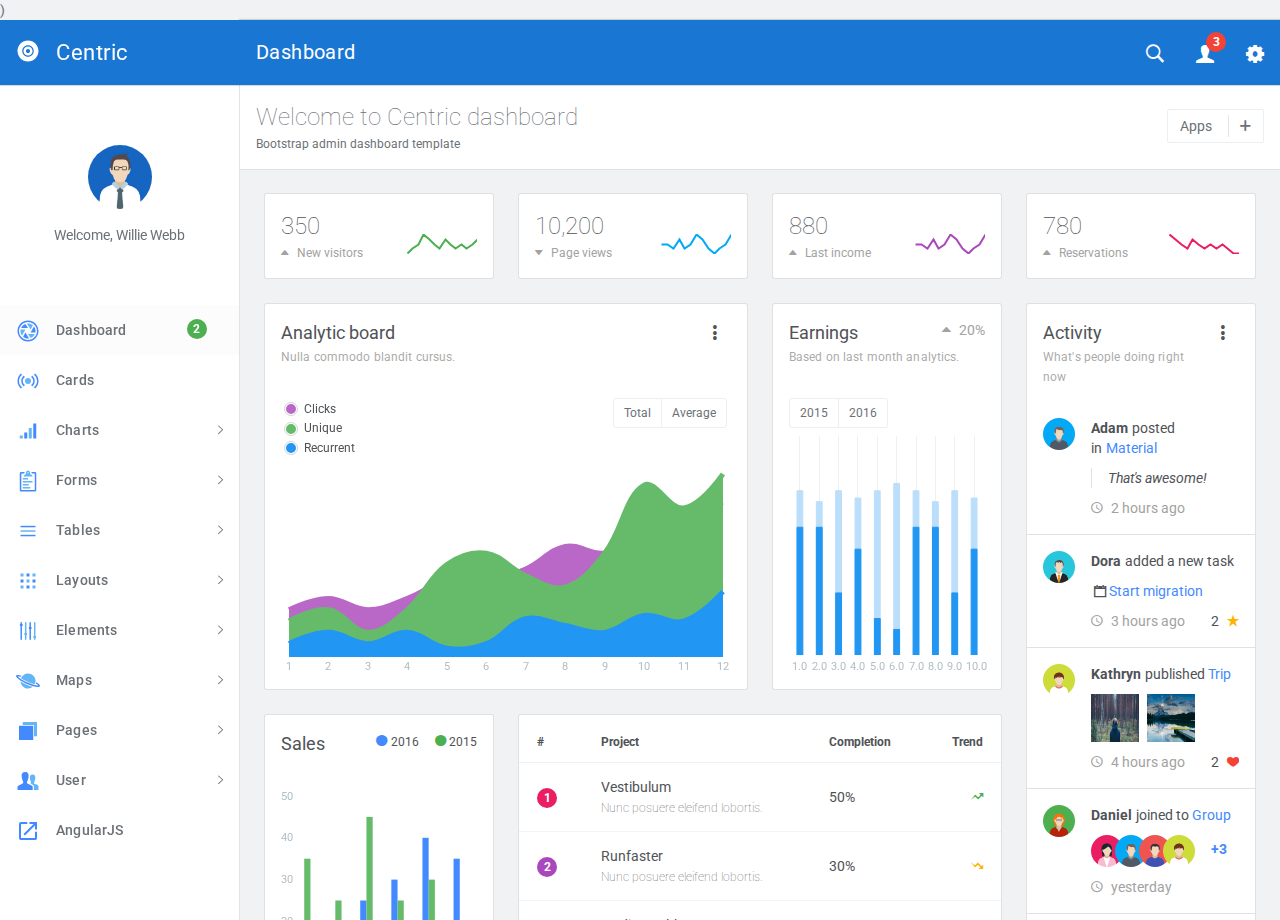
<file: src/dashboard.html>
<!DOCTYPE html>
<html lang="en">
  <head>
    <meta charset="utf-8">
    <meta name="viewport" content="width=device-width, initial-scale=1, maximum-scale=1">
    <meta name="description" content="Bootstrap Admin Template">
    <meta name="keywords" content="app, responsive, jquery, bootstrap, dashboard, admin">
    <title>Centric - Bootstrap Admin Template</title>
    <!-- Vendor styles-->
    <!-- build:css(../app) css/vendor.css-->
    <!-- Animate.CSS-->
    <link rel="stylesheet" href="assets/vendor/animate.css/animate.css">
    <!-- Bootstrap-->
    <link rel="stylesheet" href="assets/vendor/bootstrap/dist/css/bootstrap.min.css">
    <!-- Ionicons-->
    <link rel="stylesheet" href="assets/vendor/ionicons/css/ionicons.css">
    <!-- Bluimp Gallery-->
    <link rel="stylesheet" href="assets/vendor/blueimp-gallery/css/blueimp-gallery.css">
    <link rel="stylesheet" href="assets/vendor/blueimp-gallery/css/blueimp-gallery-indicator.css">
    <link rel="stylesheet" href="assets/vendor/blueimp-gallery/css/blueimp-gallery-video.css">
    <!-- Datepicker-->
    <link rel="stylesheet" href="assets/vendor/bootstrap-datepicker/dist/css/bootstrap-datepicker3.css">
    <!-- Rickshaw-->
    <link rel="stylesheet" href="assets/vendor/rickshaw/rickshaw.css">
    <!-- Select2-->
    <link rel="stylesheet" href="assets/vendor/select2/dist/css/select2.css">
    <!-- Clockpicker-->
    <link rel="stylesheet" href="assets/vendor/clockpicker/dist/bootstrap-clockpicker.css">
    <!-- Range Slider-->
    <link rel="stylesheet" href="assets/vendor/nouislider/distribute/nouislider.min.css">
    <!-- ColorPicker-->
    <link rel="stylesheet" href="assets/vendor/mjolnic-bootstrap-colorpicker/dist/css/bootstrap-colorpicker.css">
    <!-- Summernote-->
    <link rel="stylesheet" href="assets/vendor/summernote/dist/summernote.css">
    <!-- Dropzone-->
    <link rel="stylesheet" href="assets/vendor/dropzone/dist/basic.css">
    <link rel="stylesheet" href="assets/vendor/dropzone/dist/dropzone.css">
    <!-- Xeditable-->
    <link rel="stylesheet" href="assets/vendor/x-editable/dist/bootstrap3-editable/css/bootstrap-editable.css">
    <!-- Bootgrid-->
    <link rel="stylesheet" href="assets/vendor/jquery.bootgrid/dist/jquery.bootgrid.css">
    <!-- Datatables-->
    <link rel="stylesheet" href="assets/vendor/datatables/media/css/jquery.dataTables.css">
    <!-- Sweet Alert-->
    <link rel="stylesheet" href="assets/vendor/sweetalert/dist/sweetalert.css">
    <!-- Loaders.CSS-->
    <link rel="stylesheet" href="assets/vendor/loaders.css/loaders.css">
    <!-- Material Floating Button-->
    <link rel="stylesheet" href="assets/vendor/ng-material-floating-button/mfb/dist/mfb.css">
    <!-- Material Colors-->
    <link rel="stylesheet" href="assets/vendor/material-colors/dist/colors.css">
    <!-- endbuild-->
    <!-- Application styles-->
    <link rel="stylesheet" href="assets/css/app.css">
  </head>
  <body class="theme-1">)
    <div class="layout-container">
      <!-- top navbar-->
      <header class="header-container">
        <nav>
          <ul class="visible-xs visible-sm">
            <li><a id="sidebar-toggler" href="#" class="menu-link menu-link-slide"><span><em></em></span></a></li>
          </ul>
          <ul class="hidden-xs">
            <li><a id="offcanvas-toggler" href="#" class="menu-link menu-link-slide"><span><em></em></span></a></li>
          </ul>
          <h2 class="header-title">Dashboard</h2>
          <ul class="pull-right">
            <li><a id="header-search" href="#" class="ripple"><em class="ion-ios-search-strong"></em></a></li>
            <li class="dropdown"><a href="#" data-toggle="dropdown" class="dropdown-toggle has-badge ripple"><em class="ion-person"></em><sup class="badge bg-danger">3</sup></a>
              <ul class="dropdown-menu dropdown-menu-right md-dropdown-menu">
                <li><a href="profile.html"><em class="ion-home icon-fw"></em>Profile</a></li>
                <li><a href="messages.html"><em class="ion-gear-a icon-fw"></em>Messages</a></li>
                <li role="presentation" class="divider"></li>
                <li><a href="user.login.html"><em class="ion-log-out icon-fw"></em>Logout</a></li>
              </ul>
            </li>
            <li><a id="header-settings" href="#" class="ripple"><em class="ion-gear-b"></em></a></li>
          </ul>
        </nav>
      </header>
      <!-- sidebar-->
      <aside class="sidebar-container">
        <div class="sidebar-header">
          <div class="pull-right pt-lg text-muted hidden"><em class="ion-close-round"></em></div><a href="#" class="sidebar-header-logo"><img src="assets/img/logo.png" data-svg-replace="assets/img/logo.svg" alt="Logo"><span class="sidebar-header-logo-text">Centric</span></a>
        </div>
        <div class="sidebar-content">
          <div class="sidebar-toolbar text-center"><a href=""><img src="assets/img/user/01.jpg" alt="Profile" class="img-circle thumb64"></a>
            <div class="mt">Welcome, Willie Webb</div>
          </div>
          <nav class="sidebar-nav">
            <ul>
              <li><a href="dashboard.html" class="ripple"><span class="pull-right nav-label"><span class="badge bg-success">2</span></span><span class="nav-icon"><img src="" data-svg-replace="assets/img/icons/aperture.svg" alt="MenuItem" class="hidden"></span><span>Dashboard</span></a></li>
              <li><a href="cards.html" class="ripple"><span class="pull-right nav-label"></span><span class="nav-icon"><img src="" data-svg-replace="assets/img/icons/radio-waves.svg" alt="MenuItem" class="hidden"></span><span>Cards</span></a></li>
              <li><a href="#" class="ripple"><span class="pull-right nav-caret"><em class="ion-ios-arrow-right"></em></span><span class="pull-right nav-label"></span><span class="nav-icon"><img src="" data-svg-replace="assets/img/icons/connection-bars.svg" alt="MenuItem" class="hidden"></span><span>Charts</span></a>
                <ul class="sidebar-subnav">
                  <li><a href="flot.html" class="ripple"><span class="pull-right nav-label"></span><span>Flot</span></a></li>
                  <li><a href="radial.html" class="ripple"><span class="pull-right nav-label"></span><span>Radial</span></a></li>
                  <li><a href="rickshaw.html" class="ripple"><span class="pull-right nav-label"></span><span>Rickshaw</span></a></li>
                </ul>
              </li>
              <li><a href="#" class="ripple"><span class="pull-right nav-caret"><em class="ion-ios-arrow-right"></em></span><span class="pull-right nav-label"></span><span class="nav-icon"><img src="" data-svg-replace="assets/img/icons/clipboard.svg" alt="MenuItem" class="hidden"></span><span>Forms</span></a>
                <ul class="sidebar-subnav">
                  <li><a href="forms.classic.html" class="ripple"><span class="pull-right nav-label"></span><span>Classic</span></a></li>
                  <li><a href="validation.html" class="ripple"><span class="pull-right nav-label"></span><span>Validation</span></a></li>
                  <li><a href="forms.advanced.html" class="ripple"><span class="pull-right nav-label"></span><span>Advanced</span></a></li>
                  <li><a href="material.html" class="ripple"><span class="pull-right nav-label"></span><span>Material</span></a></li>
                  <li><a href="editor.html" class="ripple"><span class="pull-right nav-label"></span><span>Editors</span></a></li>
                  <li><a href="dropzone.html" class="ripple"><span class="pull-right nav-label"></span><span>Dropzone</span></a></li>
                  <li><a href="xeditable.html" class="ripple"><span class="pull-right nav-label"></span><span>xEditable</span></a></li>
                  <li><a href="wizard.html" class="ripple"><span class="pull-right nav-label"></span><span>Wizard</span></a></li>
                </ul>
              </li>
              <li><a href="#" class="ripple"><span class="pull-right nav-caret"><em class="ion-ios-arrow-right"></em></span><span class="pull-right nav-label"></span><span class="nav-icon"><img src="" data-svg-replace="assets/img/icons/navicon.svg" alt="MenuItem" class="hidden"></span><span>Tables</span></a>
                <ul id="tables" class="sidebar-subnav">
                  <li><a href="tables.classic.html" class="ripple"><span class="pull-right nav-label"></span><span>Classic</span></a></li>
                  <li><a href="datatable.html" class="ripple"><span class="pull-right nav-label"></span><span>Datatable</span></a></li>
                  <li><a href="bootgrid.html" class="ripple"><span class="pull-right nav-label"></span><span>Bootgrid</span></a></li>
                </ul>
              </li>
              <li><a href="#" class="ripple"><span class="pull-right nav-caret"><em class="ion-ios-arrow-right"></em></span><span class="pull-right nav-label"></span><span class="nav-icon"><img src="" data-svg-replace="assets/img/icons/grid.svg" alt="MenuItem" class="hidden"></span><span>Layouts</span></a>
                <ul id="layouts" class="sidebar-subnav">
                  <li><a href="layouts.columns.html" class="ripple"><span class="pull-right nav-label"></span><span>Columns</span></a></li>
                  <li><a href="layouts.overlap.html" class="ripple"><span class="pull-right nav-label"></span><span>Overlap</span></a></li>
                  <li><a href="layouts.boxed.html" class="ripple"><span class="pull-right nav-label"></span><span>Boxed</span></a></li>
                  <li><a href="layouts.tabs.html" class="ripple"><span class="pull-right nav-label"></span><span>Tabs</span></a></li>
                  <li><a href="layouts.containers.html" class="ripple"><span class="pull-right nav-label"></span><span>Containers</span></a></li>
                </ul>
              </li>
              <li><a href="#" class="ripple"><span class="pull-right nav-caret"><em class="ion-ios-arrow-right"></em></span><span class="pull-right nav-label"></span><span class="nav-icon"><img src="" data-svg-replace="assets/img/icons/levels.svg" alt="MenuItem" class="hidden"></span><span>Elements</span></a>
                <ul id="elements" class="sidebar-subnav">
                  <li><a href="colors.html" class="ripple"><span class="pull-right nav-label"></span><span>Colors</span></a></li>
                  <li><a href="whiteframes.html" class="ripple"><span class="pull-right nav-label"></span><span>Whiteframes</span></a></li>
                  <li><a href="lists.html" class="ripple"><span class="pull-right nav-label"></span><span>Lists</span></a></li>
                  <li><a href="bootstrapui.html" class="ripple"><span class="pull-right nav-label"></span><span>Bootstrap</span></a></li>
                  <li><a href="buttons.html" class="ripple"><span class="pull-right nav-label"></span><span>Buttons</span></a></li>
                  <li><a href="sweetalert.html"><span class="pull-right nav-label"></span><span>Sweet-alert</span></a></li>
                  <li><a href="spinners.html" class="ripple"><span class="pull-right nav-label"></span><span>Spinners</span></a></li>
                  <li><a href="nestable.html" class="ripple"><span class="pull-right nav-label"></span><span>Nestable</span></a></li>
                  <li><a href="grid.html" class="ripple"><span class="pull-right nav-label"></span><span>Grid</span></a></li>
                  <li><a href="grid-masonry.html" class="ripple"><span class="pull-right nav-label"></span><span>Grid Masonry</span></a></li>
                  <li><a href="typography.html" class="ripple"><span class="pull-right nav-label"></span><span>Typography</span></a></li>
                  <li><a href="icons.html" class="ripple"><span class="pull-right nav-label"></span><span>Icons</span></a></li>
                  <li><a href="utilities.html" class="ripple"><span class="pull-right nav-label"></span><span>Utilities</span></a></li>
                </ul>
              </li>
              <li><a href="#" class="ripple"><span class="pull-right nav-caret"><em class="ion-ios-arrow-right"></em></span><span class="pull-right nav-label"></span><span class="nav-icon"><img src="" data-svg-replace="assets/img/icons/planet.svg" alt="MenuItem" class="hidden"></span><span>Maps</span></a>
                <ul id="maps" class="sidebar-subnav">
                  <li><a href="google-map-full.html" class="ripple"><span class="pull-right nav-label"></span><span>Google Maps Full</span></a></li>
                  <li><a href="google-map.html" class="ripple"><span class="pull-right nav-label"></span><span>Google Maps</span></a></li>
                  <li><a href="vector-map.html" class="ripple"><span class="pull-right nav-label"></span><span>Vector Maps</span></a></li>
                  <li><a href="datamaps.html" class="ripple"><span class="pull-right nav-label"></span><span>Datamaps</span></a></li>
                </ul>
              </li>
              <li><a href="#" class="ripple"><span class="pull-right nav-caret"><em class="ion-ios-arrow-right"></em></span><span class="pull-right nav-label"></span><span class="nav-icon"><img src="" data-svg-replace="assets/img/icons/ios-browsers.svg" alt="MenuItem" class="hidden"></span><span>Pages</span></a>
                <ul id="pages" class="sidebar-subnav">
                  <li><a href="timeline.html" class="ripple"><span class="pull-right nav-label"></span><span>Timeline</span></a></li>
                  <li><a href="invoice.html" class="ripple"><span class="pull-right nav-label"></span><span>Invoice</span></a></li>
                  <li><a href="pricing.html" class="ripple"><span class="pull-right nav-label"></span><span>Pricing</span></a></li>
                  <li><a href="contacts.html" class="ripple"><span class="pull-right nav-label"></span><span>Contacts</span></a></li>
                  <li><a href="faq.html" class="ripple"><span class="pull-right nav-label"></span><span>FAQ</span></a></li>
                  <li><a href="projects.html" class="ripple"><span class="pull-right nav-label"></span><span>Projects</span></a></li>
                  <li><a href="blog.html" class="ripple"><span class="pull-right nav-label"></span><span>Blog</span></a></li>
                  <li><a href="blog.article.html" class="ripple"><span class="pull-right nav-label"></span><span>Article</span></a></li>
                  <li><a href="profile.html" class="ripple"><span class="pull-right nav-label"></span><span>Profile</span></a></li>
                  <li><a href="gallery.html" class="ripple"><span class="pull-right nav-label"></span><span>Gallery</span></a></li>
                  <li><a href="wall.html" class="ripple"><span class="pull-right nav-label"></span><span>Wall</span></a></li>
                  <li><a href="search.html" class="ripple"><span class="pull-right nav-label"></span><span>Search</span></a></li>
                  <li><a href="messages.html" class="ripple"><span class="pull-right nav-label"></span><span>Messages Board</span></a></li>
                </ul>
              </li>
              <li><a href="#" class="ripple"><span class="pull-right nav-caret"><em class="ion-ios-arrow-right"></em></span><span class="pull-right nav-label"></span><span class="nav-icon"><img src="" data-svg-replace="assets/img/icons/person-stalker.svg" alt="MenuItem" class="hidden"></span><span>User</span></a>
                <ul id="user" class="sidebar-subnav">
                  <li><a href="login.html" class="ripple"><span class="pull-right nav-label"></span><span>Login</span></a></li>
                  <li><a href="signup.html" class="ripple"><span class="pull-right nav-label"></span><span>Signup</span></a></li>
                  <li><a href="lock.html" class="ripple"><span class="pull-right nav-label"></span><span>Lock</span></a></li>
                  <li><a href="recover.html" class="ripple"><span class="pull-right nav-label"></span><span>Recover</span></a></li>
                </ul>
              </li>
              <li><a href="../../angularjs/" class="ripple"><span class="nav-icon"><em class="ion-android-open"></em></span><span>AngularJS</span></a></li>
            </ul>
          </nav>
        </div>
      </aside>
      <div class="sidebar-layout-obfuscator"></div>
      <!-- Main section-->
      <main class="main-container">
        <!-- Page content-->
        <section>
          <div class="content-heading bg-white">
            <div class="row">
              <div class="col-sm-9">
                <h4 class="m0 text-thin">Welcome to Centric dashboard</h4><small>Bootstrap admin dashboard template</small>
              </div>
              <div class="col-sm-3 text-right hidden-xs">
                <button type="button" class="mt-sm btn btn-labeled btn-default ripple">Apps<span class="btn-label btn-label-right"><i class="ion-plus-round"></i></span></button>
              </div>
            </div>
          </div>
          <div class="container-fluid">
            <div class="row">
              <div class="col-xs-6 col-lg-3">
                <div class="card">
                  <div class="card-body pv">
                    <div class="clearfix">
                      <div class="pull-left">
                        <h4 class="m0 text-thin">350</h4><small class="m0 text-muted"><em class="mr-sm ion-arrow-up-b"></em>New visitors</small>
                      </div>
                      <div class="pull-right mt-lg">
                        <div id="sparkline2" data-line-color="#4caf50" class="sparkline"></div>
                      </div>
                    </div>
                  </div>
                </div>
              </div>
              <div class="col-xs-6 col-lg-3">
                <div class="card">
                  <div class="card-body pv">
                    <div class="clearfix">
                      <div class="pull-left">
                        <h4 class="m0 text-thin">10,200</h4><small class="m0 text-muted"><em class="mr-sm ion-arrow-down-b"></em>Page views</small>
                      </div>
                      <div class="pull-right mt-lg">
                        <div id="sparkline1" data-line-color="#03A9F4" class="sparkline"></div>
                      </div>
                    </div>
                  </div>
                </div>
              </div>
              <div class="col-xs-6 col-lg-3 visible-lg">
                <div class="card">
                  <div class="card-body pv">
                    <div class="clearfix">
                      <div class="pull-left">
                        <h4 class="m0 text-thin">880</h4><small class="m0 text-muted"><em class="mr-sm ion-arrow-up-b"></em>Last income</small>
                      </div>
                      <div class="pull-right mt-lg">
                        <div id="sparkline3" data-line-color="#ab47bc" class="sparkline"></div>
                      </div>
                    </div>
                  </div>
                </div>
              </div>
              <div class="col-xs-6 col-lg-3 visible-lg">
                <div class="card">
                  <div class="card-body pv">
                    <div class="clearfix">
                      <div class="pull-left">
                        <h4 class="m0 text-thin">780</h4><small class="m0 text-muted"><em class="mr-sm ion-arrow-up-b"></em>Reservations</small>
                      </div>
                      <div class="pull-right mt-lg">
                        <div id="sparkline4" data-line-color="#e91e63" class="sparkline"></div>
                      </div>
                    </div>
                  </div>
                </div>
              </div>
            </div>
            <div class="row">
              <div class="col-lg-9 col-md-12">
                <div class="row">
                  <div class="col-lg-8">
                    <div class="card">
                      <div class="card-heading">
                        <!-- START dropdown-->
                        <div class="pull-right dropdown">
                          <button type="button" data-toggle="dropdown" class="btn btn-default btn-flat btn-flat-icon ripple"><em class="ion-android-more-vertical"></em></button>
                          <ul role="menu" class="dropdown-menu md-dropdown-menu dropdown-menu-right">
                            <li><a href="">Last 30 days</a></li>
                            <li><a href="">Last week</a></li>
                            <li><a href="">Last year</a></li>
                          </ul>
                        </div>
                        <!-- END dropdown-->
                        <div class="card-title">Analytic board</div><small>Nulla commodo blandit cursus.</small>
                      </div>
                      <div class="card-body">
                        <div role="group" aria-label="..." class="pull-right pr-sm btn-group btn-group-sm">
                          <button type="button" class="btn btn-default btn-xs btn-default">Total</button>
                          <button type="button" class="btn btn-default btn-xs btn-default">Average</button>
                        </div>
                        <div id="flot-main-spline" class="flot-chart flot-chart-lg flot-legend-left"></div>
                      </div>
                    </div>
                  </div>
                  <div class="col-lg-4">
                    <div class="card">
                      <div class="card-heading">
                        <div class="pull-right">
                          <p class="m0 text-muted"><em class="mr-sm ion-arrow-up-b"></em>20%</p>
                        </div>
                        <div class="card-title">Earnings</div><small>Based on last month analytics.</small>
                      </div>
                      <div class="card-body">
                        <div role="group" aria-label="..." class="btn-group btn-group-sm">
                          <button type="button" class="btn btn-default btn-xs btn-default">2015</button>
                          <button type="button" class="btn btn-default btn-xs btn-default">2016</button>
                        </div>
                        <div id="flot-stacked-chart" data-height="245px" class="flot-chart"></div>
                      </div>
                    </div>
                  </div>
                </div>
                <div class="row">
                  <div class="col-xs-12 col-lg-4">
                    <div class="card">
                      <div class="card-heading">
                        <div class="pull-right"><span class="mr"><em class="ion-record spr text-primary"></em><small class="va-middle">2016</small></span><span><em class="ion-record spr text-success"></em><small class="va-middle">2015</small></span></div>
                        <div class="card-title">Sales</div>
                      </div>
                      <div class="card-body">
                        <div id="flot-bar-chart" data-height="235" class="flot-chart flot-chart-md"></div>
                      </div>
                    </div>
                  </div>
                  <div class="col-xs-12 col-lg-8">
                    <div class="card">
                      <!-- START table-responsive-->
                      <div class="table-responsive">
                        <table class="table">
                          <thead>
                            <tr>
                              <th>#</th>
                              <th>Project</th>
                              <th>Completion</th>
                              <th class="text-right">Trend</th>
                            </tr>
                          </thead>
                          <tbody>
                            <tr>
                              <td class="va-middle"><span class="badge bg-pink-500">1</span></td>
                              <td>
                                <p class="m0">Vestibulum<br><small class="text-thin">Nunc posuere eleifend lobortis.</small></p>
                              </td>
                              <td class="va-middle">50%</td>
                              <td class="text-right va-middle"><em class="ion-arrow-graph-up-right text-success"></em></td>
                            </tr>
                            <tr>
                              <td class="va-middle"><span class="badge bg-purple-400">2</span></td>
                              <td>
                                <p class="m0">Runfaster<br><small class="text-thin">Nunc posuere eleifend lobortis.</small></p>
                              </td>
                              <td class="va-middle">30%</td>
                              <td class="text-right va-middle"><em class="ion-arrow-graph-down-right text-warning"></em></td>
                            </tr>
                            <tr>
                              <td class="va-middle"><span class="badge bg-indigo-500">3</span></td>
                              <td>
                                <p class="m0">Medic Healthcare<br><small class="text-thin">Nunc posuere eleifend lobortis.</small></p>
                              </td>
                              <td class="va-middle">80%</td>
                              <td class="text-right va-middle"><em class="ion-arrow-graph-up-right text-success"></em></td>
                            </tr>
                            <tr>
                              <td class="va-middle"><span class="badge bg-info">4</span></td>
                              <td>
                                <p class="m0">Videotubeyou<br><small class="text-thin">Nunc posuere eleifend lobortis.</small></p>
                              </td>
                              <td class="va-middle">50%</td>
                              <td class="text-right va-middle"><em class="ion-arrow-graph-down-right text-warning"></em></td>
                            </tr>
                          </tbody>
                        </table>
                      </div>
                      <!-- END table-responsive-->
                    </div>
                  </div>
                </div>
              </div>
              <div class="col-lg-3 col-xs-12">
                <!-- Activity feed-->
                <div class="card">
                  <div class="card-heading">
                    <!-- START dropdown-->
                    <div class="pull-right dropdown">
                      <button type="button" data-toggle="dropdown" class="btn btn-default btn-flat btn-flat-icon"><em class="ion-android-more-vertical"></em></button>
                      <ul role="menu" class="dropdown-menu md-dropdown-menu dropdown-menu-right">
                        <li><a href="">Last 30 days</a></li>
                        <li><a href="">Last week</a></li>
                        <li><a href="">Last year</a></li>
                      </ul>
                    </div>
                    <!-- END dropdown-->
                    <div class="card-title">Activity</div><small>What's people doing right now</small>
                  </div>
                  <div class="card-body bb">
                    <p class="pull-left mr"><a href=""><img src="assets/img/user/04.jpg" alt="User" class="img-circle thumb32"></a></p>
                    <div class="oh">
                      <p><strong class="spr">Adam</strong><span class="spr">posted in</span><a href="">Material</a></p>
                      <p class="bl pl"><i>That's awesome!</i></p>
                      <div class="clearfix">
                        <div class="pull-left text-muted"><em class="ion-android-time mr-sm"></em><span>2 hours ago</span></div>
                      </div>
                    </div>
                  </div>
                  <div class="card-body bb">
                    <p class="pull-left mr"><a href=""><img src="assets/img/user/06.jpg" alt="User" class="img-circle thumb32"></a></p>
                    <div class="oh">
                      <p><strong class="spr">Dora</strong><span>added a new task</span></p>
                      <p><em class="ion-calendar icon-fw"></em><a href="">Start migration</a></p>
                      <div class="clearfix">
                        <div class="pull-left text-muted"><em class="ion-android-time mr-sm"></em><span>3 hours ago</span></div>
                        <div class="pull-right"><span>2</span><em class="ion-star ml-sm text-warning"></em></div>
                      </div>
                    </div>
                  </div>
                  <div class="card-body bb">
                    <p class="pull-left mr"><a href=""><img src="assets/img/user/07.jpg" alt="User" class="img-circle thumb32"></a></p>
                    <div class="oh">
                      <p><strong class="spr">Kathryn</strong><span class="spr">published</span><a href="">Trip</a></p>
                      <p><a href=""><img src="assets/img/pic1.jpg" alt="Pic" class="mr-sm thumb48"></a><a href=""><img src="assets/img/pic2.jpg" alt="Pic" class="mr-sm thumb48"></a></p>
                      <div class="clearfix">
                        <div class="pull-left text-muted"><em class="ion-android-time mr-sm"></em><span>4 hours ago</span></div>
                        <div class="pull-right"><span>2</span><em class="ion-ios-heart ml-sm text-danger"></em></div>
                      </div>
                    </div>
                  </div>
                  <div class="card-body bb">
                    <p class="pull-left mr"><a href=""><img src="assets/img/user/02.jpg" alt="User" class="img-circle thumb32"></a></p>
                    <div class="oh">
                      <p><strong class="spr">Daniel</strong><span class="spr">joined to</span><a href="">Group</a></p>
                      <p><span class="image-list"><a href=""><img src="assets/img/user/03.jpg" alt="User" class="img-circle thumb32"></a><a href=""><img src="assets/img/user/04.jpg" alt="User" class="img-circle thumb32"></a><a href=""><img src="assets/img/user/05.jpg" alt="User" class="img-circle thumb32"></a><a href=""><img src="assets/img/user/07.jpg" alt="User" class="img-circle thumb32"></a><strong><a href="" class="ml-sm link-unstyled">+3</a></strong></span></p>
                      <div class="clearfix">
                        <div class="pull-left text-muted"><em class="ion-android-time mr-sm"></em><span>yesterday</span></div>
                      </div>
                    </div>
                  </div>
                  <div class="card-body bb">
                    <p class="pull-left mr"><a href=""><img src="assets/img/user/03.jpg" alt="User" class="img-circle thumb32"></a></p>
                    <div class="oh">
                      <p><strong class="spr">Leroy Day</strong><span class="spr">wakes up!</span></p>
                      <p class="bl pl"><i>That's awesome!</i></p>
                      <div class="clearfix">
                        <div class="pull-left text-muted"><em class="ion-android-time mr-sm"></em><span>2 weeks ago</span></div>
                      </div>
                    </div>
                  </div><a href="" class="card-footer btn btn-flat btn-default"><small class="text-center text-muted lh1">See more activities</small></a>
                </div>
              </div>
            </div>
            <div class="row">
              <div class="col-lg-4 col-md-6">
                <div class="card">
                  <div class="card-heading bg-pink-500 ripple ripple-block">
                    <div class="card-title text-center"><small>October</small>
                      <h4 class="mv-sm text-md">12</h4><span>Monday</span>
                    </div>
                  </div>
                  <div class="ui-datepicker-responsive">
                    <div id="dashboard-datepicker" data-date="04/04/2016" class="ui-datepicker"></div>
                  </div>
                </div>
              </div>
              <div class="col-lg-4 col-md-6">
                <div class="card">
                  <div class="card-heading">
                    <div class="card-title">
                      <div class="pull-right"><em class="ion-ios-people text-soft icon-lg"></em></div>Resources distribution
                    </div>
                  </div>
                  <div class="card-body pt0">
                    <div id="vector-map" style="height:240px" class="vector-map"></div>
                  </div>
                  <ul class="list-group m0">
                    <li class="list-group-item"><span>Silicon Valley</span><span class="badge badge-xs bg-green-500">15</span></li>
                    <li class="list-group-item"><span>Chicago</span><span class="badge badge-xs bg-pink-500">9</span></li>
                    <li class="list-group-item"><span>Houston</span><span class="badge badge-xs bg-purple-500">3</span></li>
                    <li class="list-group-item"><span>Others</span><span class="badge badge-xs bg-blue-500">25</span></li>
                  </ul>
                </div>
              </div>
              <div class="col-lg-4 col-md-12">
                <div class="card">
                  <div class="card-heading">
                    <div class="card-title">
                      <div class="pull-right"><a href=""><em class="ion-plus-round text-soft"></em></a></div>Tasks
                    </div>
                  </div>
                  <div class="card-body text-center pt0">
                    <div id="dashboard-easypiechartTask" data-percent="85" class="easypie-chart block-center"><small class="percentage">Goal</small></div>
                    <p class="mv">85% productivity</p>
                  </div>
                  <div class="list-group m0"><a href="" class="list-group-item bt0"><span class="text-sm">Work on project presentation</span><span class="pull-right"><em class="ion-ios-arrow-right"></em></span></a><a href="" class="list-group-item"><span class="text-sm">Prepare a call with Robert</span><span class="pull-right"><em class="ion-ios-arrow-right"></em></span></a><a href="" class="list-group-item"><span class="text-sm">Release a new version</span><span class="pull-right"><em class="ion-ios-arrow-right"></em></span></a><a href="" class="list-group-item bb0"><span class="text-sm">Tell Houston there's no problem</span><span class="pull-right"><em class="ion-ios-arrow-right"></em></span></a></div>
                  <div id="flot-task-chart" data-height="90" class="flot-chart flot-chart-sm"></div>
                </div>
              </div>
            </div>
          </div>
        </section>
        <!-- Page footer-->
        <footer><span>2017 - Centric app.</span></footer>
      </main>
    </div>
    <!-- Search template-->
    <div tabindex="-1" role="dialog" class="modal modal-top fade modal-search">
      <div class="modal-dialog">
        <div class="modal-content">
          <div class="modal-body">
            <div class="pull-left">
              <button type="button" data-dismiss="modal" class="btn btn-flat"><em class="ion-arrow-left-c icon-24"></em></button>
            </div>
            <div class="pull-right">
              <button type="button" class="btn btn-flat"><em class="ion-android-microphone icon-24"></em></button>
            </div>
            <form action="#" class="oh">
              <div class="mda-form-control pt0">
                <input type="text" placeholder="Search.." data-localize="header.SEARCH" class="form-control header-input-search">
                <div class="mda-form-control-line"></div>
              </div>
            </form>
          </div>
        </div>
      </div>
    </div>
    <!-- End Search template-->
    <!-- Settings template-->
    <div tabindex="-1" role="dialog" class="modal-settings modal modal-right fade">
      <div class="modal-dialog modal-lg">
        <div class="modal-content">
          <div class="modal-header">
            <div data-dismiss="modal" class="pull-right clickable"><em class="ion-close-round text-soft"></em></div>
            <h4 class="modal-title"><span>Settings</span></h4>
          </div>
          <div class="modal-body">
            <div class="clearfix mb">
              <div class="pull-left wd-tiny mb">
                <div class="setting-color">
                  <label class="preview-theme-1">
                    <input type="radio" checked="checked" name="setting-theme" value="0"><span class="ion-checkmark-round"></span>
                    <div class="t-grid">
                      <div class="t-row">
                        <div class="t-col preview-header"></div>
                        <div class="t-col preview-sidebar"></div>
                        <div class="t-col preview-content"></div>
                      </div>
                    </div>
                  </label>
                </div>
              </div>
              <div class="pull-left wd-tiny mb">
                <div class="setting-color">
                  <label class="preview-theme-2">
                    <input type="radio" name="setting-theme" value="1"><span class="ion-checkmark-round"></span>
                    <div class="t-grid">
                      <div class="t-row">
                        <div class="t-col preview-header"></div>
                        <div class="t-col preview-sidebar"></div>
                        <div class="t-col preview-content"></div>
                      </div>
                    </div>
                  </label>
                </div>
              </div>
              <div class="pull-left wd-tiny mb">
                <div class="setting-color">
                  <label class="preview-theme-3">
                    <input type="radio" name="setting-theme" value="2"><span class="ion-checkmark-round"></span>
                    <div class="t-grid">
                      <div class="t-row">
                        <div class="t-col preview-header"></div>
                        <div class="t-col preview-sidebar"></div>
                        <div class="t-col preview-content"></div>
                      </div>
                    </div>
                  </label>
                </div>
              </div>
              <div class="pull-left wd-tiny mb">
                <div class="setting-color">
                  <label class="preview-theme-4">
                    <input type="radio" name="setting-theme" value="3"><span class="ion-checkmark-round"></span>
                    <div class="t-grid">
                      <div class="t-row">
                        <div class="t-col preview-header"></div>
                        <div class="t-col preview-sidebar"></div>
                        <div class="t-col preview-content"></div>
                      </div>
                    </div>
                  </label>
                </div>
              </div>
              <div class="pull-left wd-tiny mb">
                <div class="setting-color">
                  <label class="preview-theme-5">
                    <input type="radio" name="setting-theme" value="4"><span class="ion-checkmark-round"></span>
                    <div class="t-grid">
                      <div class="t-row">
                        <div class="t-col preview-header"></div>
                        <div class="t-col preview-sidebar"></div>
                        <div class="t-col preview-content"></div>
                      </div>
                    </div>
                  </label>
                </div>
              </div>
              <div class="pull-left wd-tiny mb">
                <div class="setting-color">
                  <label class="preview-theme-6">
                    <input type="radio" name="setting-theme" value="5"><span class="ion-checkmark-round"></span>
                    <div class="t-grid">
                      <div class="t-row">
                        <div class="t-col preview-header"></div>
                        <div class="t-col preview-sidebar"></div>
                        <div class="t-col preview-content"></div>
                      </div>
                    </div>
                  </label>
                </div>
              </div>
              <div class="pull-left wd-tiny mb">
                <div class="setting-color">
                  <label class="preview-theme-7">
                    <input type="radio" name="setting-theme" value="6"><span class="ion-checkmark-round"></span>
                    <div class="t-grid">
                      <div class="t-row">
                        <div class="t-col preview-header"></div>
                        <div class="t-col preview-sidebar"></div>
                        <div class="t-col preview-content"></div>
                      </div>
                    </div>
                  </label>
                </div>
              </div>
              <div class="pull-left wd-tiny mb">
                <div class="setting-color">
                  <label class="preview-theme-8">
                    <input type="radio" name="setting-theme" value="7"><span class="ion-checkmark-round"></span>
                    <div class="t-grid">
                      <div class="t-row">
                        <div class="t-col preview-header"></div>
                        <div class="t-col preview-sidebar"></div>
                        <div class="t-col preview-content"></div>
                      </div>
                    </div>
                  </label>
                </div>
              </div>
              <div class="pull-left wd-tiny mb">
                <div class="setting-color">
                  <label class="preview-theme-9">
                    <input type="radio" name="setting-theme" value="8"><span class="ion-checkmark-round"></span>
                    <div class="t-grid">
                      <div class="t-row">
                        <div class="t-col preview-header"></div>
                        <div class="t-col preview-sidebar"></div>
                        <div class="t-col preview-content"></div>
                      </div>
                    </div>
                  </label>
                </div>
              </div>
            </div>
            <hr>
            <p>
              <label class="mda-checkbox">
                <input id="sidebar-showheader" type="checkbox" checked=""><em class="bg-indigo-500"></em>Sidebar header
              </label>
            </p>
            <p>
              <label class="mda-checkbox">
                <input id="sidebar-showtoolbar" type="checkbox" checked=""><em class="bg-indigo-500"></em>Sidebar toolbar
              </label>
            </p>
            <p>
              <label class="mda-checkbox">
                <input id="sidebar-offcanvas" type="checkbox"><em class="bg-indigo-500"></em>Sidebar offcanvas
              </label>
            </p>
            <hr>
            <p>Navigation icon</p>
            <p>
              <label class="mda-radio">
                <input type="radio" name="headerMenulink" value="menu-link-close"><em class="bg-indigo-500"></em>Close icon
              </label>
            </p>
            <p>
              <label class="mda-radio">
                <input type="radio" checked="" name="headerMenulink" value="menu-link-slide"><em class="bg-indigo-500"></em>Slide arrow
              </label>
            </p>
            <p>
              <label class="mda-radio">
                <input type="radio" name="headerMenulink" value="menu-link-arrow"><em class="bg-indigo-500"></em>Big arrow
              </label>
            </p>
            <hr>
            <button type="button" data-toggle-fullscreen="" class="btn btn-default btn-raised">Toggle fullscreen</button>
            <hr>
            <p>Change language</p>
            <!-- START Language list-->
            <div class="btn-group">
              <button type="button" data-toggle="dropdown" class="btn btn-default btn-block btn-raised">English</button>
              <ul role="menu" class="dropdown-menu dropdown-menu-right animated fadeInUpShort">
                <li><a href="#" data-set-lang="en">English</a></li>
                <li><a href="#" data-set-lang="es">Spanish</a></li>
              </ul>
            </div>
            <!-- END Language list-->
          </div>
        </div>
      </div>
    </div>
    <!-- End Settings template-->
    <!-- Google Maps API-->
    <script type="text/javascript" src="http://maps.google.com/maps/api/js?key=AIzaSyD_MleSHludEfiKUi1CCyumkv74Pm4u8Is"></script>
    <!-- build:js(../app) js/vendor.js-->
    <!-- Modernizr-->
    <script src="assets/vendor/modernizr/modernizr.custom.js"></script>
    <!-- jQuery-->
    <script src="assets/vendor/jquery/dist/jquery.js"></script>
    <!-- Bootstrap-->
    <script src="assets/vendor/bootstrap/dist/js/bootstrap.js"></script>
    <!-- jQuery Browser-->
    <script src="assets/vendor/jquery.browser/dist/jquery.browser.js"></script>
    <!-- Material Colors-->
    <script src="assets/vendor/material-colors/dist/colors.js"></script>
    <!-- Bootstrap Filestyle-->
    <script src="assets/vendor/bootstrap-filestyle/src/bootstrap-filestyle.js"></script>
    <!-- Flot charts-->
    <script src="assets/vendor/flot/jquery.flot.js"></script>
    <script src="assets/vendor/flot/jquery.flot.categories.js"></script>
    <script src="assets/vendor/flot-spline/js/jquery.flot.spline.js"></script>
    <script src="assets/vendor/flot.tooltip/js/jquery.flot.tooltip.js"></script>
    <script src="assets/vendor/flot/jquery.flot.resize.js"></script>
    <script src="assets/vendor/flot/jquery.flot.pie.js"></script>
    <script src="assets/vendor/flot/jquery.flot.time.js"></script>
    <script src="assets/vendor/sidebysideimproved/jquery.flot.orderBars.js"></script>
    <!-- jVector Maps-->
    <script src="assets/vendor/ika.jvectormap/jquery-jvectormap-1.2.2.min.js"></script>
    <script src="assets/vendor/ika.jvectormap/jquery-jvectormap-us-mill-en.js"></script>
    <script src="assets/vendor/ika.jvectormap/jquery-jvectormap-world-mill-en.js"></script>
    <!-- Easypie Charts-->
    <script src="assets/vendor/jquery.easy-pie-chart/dist/jquery.easypiechart.js"></script>
    <!-- Screenfull-->
    <script src="assets/vendor/screenfull/dist/screenfull.js"></script>
    <!-- Sparkline-->
    <script src="assets/vendor/sparkline/index.js"></script>
    <!-- Datepicker-->
    <script src="assets/vendor/bootstrap-datepicker/js/bootstrap-datepicker.js"></script>
    <!-- jQuery Knob charts-->
    <script src="assets/vendor/jquery-knob/js/jquery.knob.js"></script>
    <!-- Rickshaw-->
    <script src="assets/vendor/d3/d3.js"></script>
    <script src="assets/vendor/rickshaw/rickshaw.js"></script>
    <!-- jQuery Form Validation-->
    <script src="assets/vendor/jquery-validation/dist/jquery.validate.js"></script>
    <script src="assets/vendor/jquery-validation/dist/additional-methods.js"></script>
    <!-- JQUERY STEPS-->
    <script src="assets/vendor/jquery.steps/build/jquery.steps.js"></script>
    <!-- Select2-->
    <script src="assets/vendor/select2/dist/js/select2.js"></script>
    <!-- Clockpicker-->
    <script src="assets/vendor/clockpicker/dist/bootstrap-clockpicker.js"></script>
    <!-- Range Slider-->
    <script src="assets/vendor/nouislider/distribute/nouislider.js"></script>
    <!-- ColorPicker-->
    <script src="assets/vendor/mjolnic-bootstrap-colorpicker/dist/js/bootstrap-colorpicker.js"></script>
    <!-- Summernote-->
    <script src="assets/vendor/summernote/dist/summernote.js"></script>
    <!-- Dropzone-->
    <script src="assets/vendor/dropzone/dist/dropzone.js"></script>
    <!-- Xeditable-->
    <script src="assets/vendor/x-editable/dist/bootstrap3-editable/js/bootstrap-editable.js"></script>
    <!-- Momentjs-->
    <script src="assets/vendor/moment/min/moment-with-locales.js"></script>
    <!-- Google Maps-->
    <script src="assets/vendor/gmaps/gmaps.js"></script>
    <!-- Bootgrid-->
    <script src="assets/vendor/jquery.bootgrid/dist/jquery.bootgrid.js"></script>
    <script src="assets/vendor/jquery.bootgrid/dist/jquery.bootgrid.fa.js"></script>
    <!-- Datatables-->
    <script src="assets/vendor/datatables/media/js/jquery.dataTables.js"></script>
    <!-- Nestable-->
    <script src="assets/vendor/nestable/jquery.nestable.js"></script>
    <!-- Sweet Alert-->
    <script src="assets/vendor/sweetalert/dist/sweetalert-dev.js"></script>
    <!-- Masonry-->
    <script src="assets/vendor/masonry/dist/masonry.pkgd.js"></script>
    <!-- Images Loaded-->
    <script src="assets/vendor/imagesloaded/imagesloaded.pkgd.js"></script>
    <!-- Loaders.CSS-->
    <script src="assets/vendor/loaders.css/loaders.css.js"></script>
    <!-- jQuery Localize-->
    <script src="assets/vendor/jquery-localize-i18n/dist/jquery.localize.js"></script>
    <!-- Blueimp Gallery-->
    <script src="assets/vendor/blueimp-gallery/js/blueimp-helper.js"></script>
    <script src="assets/vendor/blueimp-gallery/js/blueimp-gallery.js"></script>
    <script src="assets/vendor/blueimp-gallery/js/blueimp-gallery-fullscreen.js"></script>
    <script src="assets/vendor/blueimp-gallery/js/blueimp-gallery-indicator.js"></script>
    <script src="assets/vendor/blueimp-gallery/js/blueimp-gallery-video.js"></script>
    <script src="assets/vendor/blueimp-gallery/js/blueimp-gallery-vimeo.js"></script>
    <script src="assets/vendor/blueimp-gallery/js/blueimp-gallery-youtube.js"></script>
    <script src="assets/vendor/blueimp-gallery/js/jquery.blueimp-gallery.js"></script>
    <!-- Datamaps-->
    <script src="assets/vendor/topojson/topojson.min.js"></script>
    <script src="assets/vendor/datamaps/dist/datamaps.all.js"></script>
    <!-- endbuild-->
    <!-- App script-->
    <script src="assets/js/app.js"></script>
  </body>
</html>
</file>
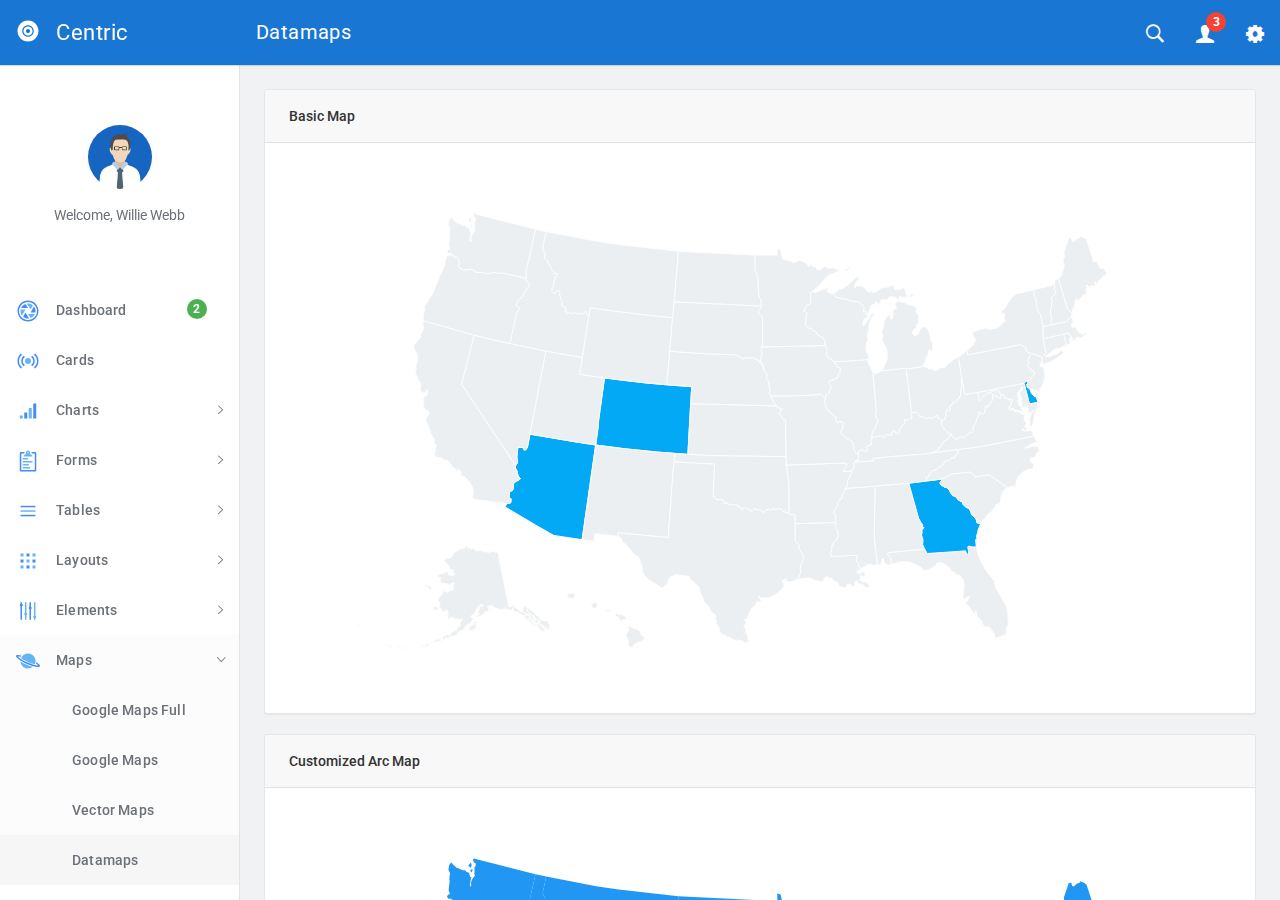
<file: src/datamaps.html>
<!DOCTYPE html>
<html lang="en">
  <head>
    <meta charset="utf-8">
    <meta name="viewport" content="width=device-width, initial-scale=1, maximum-scale=1">
    <meta name="description" content="Bootstrap Admin Template">
    <meta name="keywords" content="app, responsive, jquery, bootstrap, dashboard, admin">
    <title>Centric - Bootstrap Admin Template</title>
    <!-- Vendor styles-->
    <!-- build:css(../app) css/vendor.css-->
    <!-- Animate.CSS-->
    <link rel="stylesheet" href="assets/vendor/animate.css/animate.css">
    <!-- Bootstrap-->
    <link rel="stylesheet" href="assets/vendor/bootstrap/dist/css/bootstrap.min.css">
    <!-- Ionicons-->
    <link rel="stylesheet" href="assets/vendor/ionicons/css/ionicons.css">
    <!-- Bluimp Gallery-->
    <link rel="stylesheet" href="assets/vendor/blueimp-gallery/css/blueimp-gallery.css">
    <link rel="stylesheet" href="assets/vendor/blueimp-gallery/css/blueimp-gallery-indicator.css">
    <link rel="stylesheet" href="assets/vendor/blueimp-gallery/css/blueimp-gallery-video.css">
    <!-- Datepicker-->
    <link rel="stylesheet" href="assets/vendor/bootstrap-datepicker/dist/css/bootstrap-datepicker3.css">
    <!-- Rickshaw-->
    <link rel="stylesheet" href="assets/vendor/rickshaw/rickshaw.css">
    <!-- Select2-->
    <link rel="stylesheet" href="assets/vendor/select2/dist/css/select2.css">
    <!-- Clockpicker-->
    <link rel="stylesheet" href="assets/vendor/clockpicker/dist/bootstrap-clockpicker.css">
    <!-- Range Slider-->
    <link rel="stylesheet" href="assets/vendor/nouislider/distribute/nouislider.min.css">
    <!-- ColorPicker-->
    <link rel="stylesheet" href="assets/vendor/mjolnic-bootstrap-colorpicker/dist/css/bootstrap-colorpicker.css">
    <!-- Summernote-->
    <link rel="stylesheet" href="assets/vendor/summernote/dist/summernote.css">
    <!-- Dropzone-->
    <link rel="stylesheet" href="assets/vendor/dropzone/dist/basic.css">
    <link rel="stylesheet" href="assets/vendor/dropzone/dist/dropzone.css">
    <!-- Xeditable-->
    <link rel="stylesheet" href="assets/vendor/x-editable/dist/bootstrap3-editable/css/bootstrap-editable.css">
    <!-- Bootgrid-->
    <link rel="stylesheet" href="assets/vendor/jquery.bootgrid/dist/jquery.bootgrid.css">
    <!-- Datatables-->
    <link rel="stylesheet" href="assets/vendor/datatables/media/css/jquery.dataTables.css">
    <!-- Sweet Alert-->
    <link rel="stylesheet" href="assets/vendor/sweetalert/dist/sweetalert.css">
    <!-- Loaders.CSS-->
    <link rel="stylesheet" href="assets/vendor/loaders.css/loaders.css">
    <!-- Material Floating Button-->
    <link rel="stylesheet" href="assets/vendor/ng-material-floating-button/mfb/dist/mfb.css">
    <!-- Material Colors-->
    <link rel="stylesheet" href="assets/vendor/material-colors/dist/colors.css">
    <!-- endbuild-->
    <!-- Application styles-->
    <link rel="stylesheet" href="assets/css/app.css">
  </head>
  <body class="theme-1">
    <div class="layout-container">
      <!-- top navbar-->
      <header class="header-container">
        <nav>
          <ul class="visible-xs visible-sm">
            <li><a id="sidebar-toggler" href="#" class="menu-link menu-link-slide"><span><em></em></span></a></li>
          </ul>
          <ul class="hidden-xs">
            <li><a id="offcanvas-toggler" href="#" class="menu-link menu-link-slide"><span><em></em></span></a></li>
          </ul>
          <h2 class="header-title">Datamaps</h2>
          <ul class="pull-right">
            <li><a id="header-search" href="#" class="ripple"><em class="ion-ios-search-strong"></em></a></li>
            <li class="dropdown"><a href="#" data-toggle="dropdown" class="dropdown-toggle has-badge ripple"><em class="ion-person"></em><sup class="badge bg-danger">3</sup></a>
              <ul class="dropdown-menu dropdown-menu-right md-dropdown-menu">
                <li><a href="profile.html"><em class="ion-home icon-fw"></em>Profile</a></li>
                <li><a href="messages.html"><em class="ion-gear-a icon-fw"></em>Messages</a></li>
                <li role="presentation" class="divider"></li>
                <li><a href="user.login.html"><em class="ion-log-out icon-fw"></em>Logout</a></li>
              </ul>
            </li>
            <li><a id="header-settings" href="#" class="ripple"><em class="ion-gear-b"></em></a></li>
          </ul>
        </nav>
      </header>
      <!-- sidebar-->
      <aside class="sidebar-container">
        <div class="sidebar-header">
          <div class="pull-right pt-lg text-muted hidden"><em class="ion-close-round"></em></div><a href="#" class="sidebar-header-logo"><img src="assets/img/logo.png" data-svg-replace="assets/img/logo.svg" alt="Logo"><span class="sidebar-header-logo-text">Centric</span></a>
        </div>
        <div class="sidebar-content">
          <div class="sidebar-toolbar text-center"><a href=""><img src="assets/img/user/01.jpg" alt="Profile" class="img-circle thumb64"></a>
            <div class="mt">Welcome, Willie Webb</div>
          </div>
          <nav class="sidebar-nav">
            <ul>
              <li><a href="dashboard.html" class="ripple"><span class="pull-right nav-label"><span class="badge bg-success">2</span></span><span class="nav-icon"><img src="" data-svg-replace="assets/img/icons/aperture.svg" alt="MenuItem" class="hidden"></span><span>Dashboard</span></a></li>
              <li><a href="cards.html" class="ripple"><span class="pull-right nav-label"></span><span class="nav-icon"><img src="" data-svg-replace="assets/img/icons/radio-waves.svg" alt="MenuItem" class="hidden"></span><span>Cards</span></a></li>
              <li><a href="#" class="ripple"><span class="pull-right nav-caret"><em class="ion-ios-arrow-right"></em></span><span class="pull-right nav-label"></span><span class="nav-icon"><img src="" data-svg-replace="assets/img/icons/connection-bars.svg" alt="MenuItem" class="hidden"></span><span>Charts</span></a>
                <ul class="sidebar-subnav">
                  <li><a href="flot.html" class="ripple"><span class="pull-right nav-label"></span><span>Flot</span></a></li>
                  <li><a href="radial.html" class="ripple"><span class="pull-right nav-label"></span><span>Radial</span></a></li>
                  <li><a href="rickshaw.html" class="ripple"><span class="pull-right nav-label"></span><span>Rickshaw</span></a></li>
                </ul>
              </li>
              <li><a href="#" class="ripple"><span class="pull-right nav-caret"><em class="ion-ios-arrow-right"></em></span><span class="pull-right nav-label"></span><span class="nav-icon"><img src="" data-svg-replace="assets/img/icons/clipboard.svg" alt="MenuItem" class="hidden"></span><span>Forms</span></a>
                <ul class="sidebar-subnav">
                  <li><a href="forms.classic.html" class="ripple"><span class="pull-right nav-label"></span><span>Classic</span></a></li>
                  <li><a href="validation.html" class="ripple"><span class="pull-right nav-label"></span><span>Validation</span></a></li>
                  <li><a href="forms.advanced.html" class="ripple"><span class="pull-right nav-label"></span><span>Advanced</span></a></li>
                  <li><a href="material.html" class="ripple"><span class="pull-right nav-label"></span><span>Material</span></a></li>
                  <li><a href="editor.html" class="ripple"><span class="pull-right nav-label"></span><span>Editors</span></a></li>
                  <li><a href="dropzone.html" class="ripple"><span class="pull-right nav-label"></span><span>Dropzone</span></a></li>
                  <li><a href="xeditable.html" class="ripple"><span class="pull-right nav-label"></span><span>xEditable</span></a></li>
                  <li><a href="wizard.html" class="ripple"><span class="pull-right nav-label"></span><span>Wizard</span></a></li>
                </ul>
              </li>
              <li><a href="#" class="ripple"><span class="pull-right nav-caret"><em class="ion-ios-arrow-right"></em></span><span class="pull-right nav-label"></span><span class="nav-icon"><img src="" data-svg-replace="assets/img/icons/navicon.svg" alt="MenuItem" class="hidden"></span><span>Tables</span></a>
                <ul id="tables" class="sidebar-subnav">
                  <li><a href="tables.classic.html" class="ripple"><span class="pull-right nav-label"></span><span>Classic</span></a></li>
                  <li><a href="datatable.html" class="ripple"><span class="pull-right nav-label"></span><span>Datatable</span></a></li>
                  <li><a href="bootgrid.html" class="ripple"><span class="pull-right nav-label"></span><span>Bootgrid</span></a></li>
                </ul>
              </li>
              <li><a href="#" class="ripple"><span class="pull-right nav-caret"><em class="ion-ios-arrow-right"></em></span><span class="pull-right nav-label"></span><span class="nav-icon"><img src="" data-svg-replace="assets/img/icons/grid.svg" alt="MenuItem" class="hidden"></span><span>Layouts</span></a>
                <ul id="layouts" class="sidebar-subnav">
                  <li><a href="layouts.columns.html" class="ripple"><span class="pull-right nav-label"></span><span>Columns</span></a></li>
                  <li><a href="layouts.overlap.html" class="ripple"><span class="pull-right nav-label"></span><span>Overlap</span></a></li>
                  <li><a href="layouts.boxed.html" class="ripple"><span class="pull-right nav-label"></span><span>Boxed</span></a></li>
                  <li><a href="layouts.tabs.html" class="ripple"><span class="pull-right nav-label"></span><span>Tabs</span></a></li>
                  <li><a href="layouts.containers.html" class="ripple"><span class="pull-right nav-label"></span><span>Containers</span></a></li>
                </ul>
              </li>
              <li><a href="#" class="ripple"><span class="pull-right nav-caret"><em class="ion-ios-arrow-right"></em></span><span class="pull-right nav-label"></span><span class="nav-icon"><img src="" data-svg-replace="assets/img/icons/levels.svg" alt="MenuItem" class="hidden"></span><span>Elements</span></a>
                <ul id="elements" class="sidebar-subnav">
                  <li><a href="colors.html" class="ripple"><span class="pull-right nav-label"></span><span>Colors</span></a></li>
                  <li><a href="whiteframes.html" class="ripple"><span class="pull-right nav-label"></span><span>Whiteframes</span></a></li>
                  <li><a href="lists.html" class="ripple"><span class="pull-right nav-label"></span><span>Lists</span></a></li>
                  <li><a href="bootstrapui.html" class="ripple"><span class="pull-right nav-label"></span><span>Bootstrap</span></a></li>
                  <li><a href="buttons.html" class="ripple"><span class="pull-right nav-label"></span><span>Buttons</span></a></li>
                  <li><a href="sweetalert.html"><span class="pull-right nav-label"></span><span>Sweet-alert</span></a></li>
                  <li><a href="spinners.html" class="ripple"><span class="pull-right nav-label"></span><span>Spinners</span></a></li>
                  <li><a href="nestable.html" class="ripple"><span class="pull-right nav-label"></span><span>Nestable</span></a></li>
                  <li><a href="grid.html" class="ripple"><span class="pull-right nav-label"></span><span>Grid</span></a></li>
                  <li><a href="grid-masonry.html" class="ripple"><span class="pull-right nav-label"></span><span>Grid Masonry</span></a></li>
                  <li><a href="typography.html" class="ripple"><span class="pull-right nav-label"></span><span>Typography</span></a></li>
                  <li><a href="icons.html" class="ripple"><span class="pull-right nav-label"></span><span>Icons</span></a></li>
                  <li><a href="utilities.html" class="ripple"><span class="pull-right nav-label"></span><span>Utilities</span></a></li>
                </ul>
              </li>
              <li><a href="#" class="ripple"><span class="pull-right nav-caret"><em class="ion-ios-arrow-right"></em></span><span class="pull-right nav-label"></span><span class="nav-icon"><img src="" data-svg-replace="assets/img/icons/planet.svg" alt="MenuItem" class="hidden"></span><span>Maps</span></a>
                <ul id="maps" class="sidebar-subnav">
                  <li><a href="google-map-full.html" class="ripple"><span class="pull-right nav-label"></span><span>Google Maps Full</span></a></li>
                  <li><a href="google-map.html" class="ripple"><span class="pull-right nav-label"></span><span>Google Maps</span></a></li>
                  <li><a href="vector-map.html" class="ripple"><span class="pull-right nav-label"></span><span>Vector Maps</span></a></li>
                  <li><a href="datamaps.html" class="ripple"><span class="pull-right nav-label"></span><span>Datamaps</span></a></li>
                </ul>
              </li>
              <li><a href="#" class="ripple"><span class="pull-right nav-caret"><em class="ion-ios-arrow-right"></em></span><span class="pull-right nav-label"></span><span class="nav-icon"><img src="" data-svg-replace="assets/img/icons/ios-browsers.svg" alt="MenuItem" class="hidden"></span><span>Pages</span></a>
                <ul id="pages" class="sidebar-subnav">
                  <li><a href="timeline.html" class="ripple"><span class="pull-right nav-label"></span><span>Timeline</span></a></li>
                  <li><a href="invoice.html" class="ripple"><span class="pull-right nav-label"></span><span>Invoice</span></a></li>
                  <li><a href="pricing.html" class="ripple"><span class="pull-right nav-label"></span><span>Pricing</span></a></li>
                  <li><a href="contacts.html" class="ripple"><span class="pull-right nav-label"></span><span>Contacts</span></a></li>
                  <li><a href="faq.html" class="ripple"><span class="pull-right nav-label"></span><span>FAQ</span></a></li>
                  <li><a href="projects.html" class="ripple"><span class="pull-right nav-label"></span><span>Projects</span></a></li>
                  <li><a href="blog.html" class="ripple"><span class="pull-right nav-label"></span><span>Blog</span></a></li>
                  <li><a href="blog.article.html" class="ripple"><span class="pull-right nav-label"></span><span>Article</span></a></li>
                  <li><a href="profile.html" class="ripple"><span class="pull-right nav-label"></span><span>Profile</span></a></li>
                  <li><a href="gallery.html" class="ripple"><span class="pull-right nav-label"></span><span>Gallery</span></a></li>
                  <li><a href="wall.html" class="ripple"><span class="pull-right nav-label"></span><span>Wall</span></a></li>
                  <li><a href="search.html" class="ripple"><span class="pull-right nav-label"></span><span>Search</span></a></li>
                  <li><a href="messages.html" class="ripple"><span class="pull-right nav-label"></span><span>Messages Board</span></a></li>
                </ul>
              </li>
              <li><a href="#" class="ripple"><span class="pull-right nav-caret"><em class="ion-ios-arrow-right"></em></span><span class="pull-right nav-label"></span><span class="nav-icon"><img src="" data-svg-replace="assets/img/icons/person-stalker.svg" alt="MenuItem" class="hidden"></span><span>User</span></a>
                <ul id="user" class="sidebar-subnav">
                  <li><a href="login.html" class="ripple"><span class="pull-right nav-label"></span><span>Login</span></a></li>
                  <li><a href="signup.html" class="ripple"><span class="pull-right nav-label"></span><span>Signup</span></a></li>
                  <li><a href="lock.html" class="ripple"><span class="pull-right nav-label"></span><span>Lock</span></a></li>
                  <li><a href="recover.html" class="ripple"><span class="pull-right nav-label"></span><span>Recover</span></a></li>
                </ul>
              </li>
              <li><a href="../../angularjs/" class="ripple"><span class="nav-icon"><em class="ion-android-open"></em></span><span>AngularJS</span></a></li>
            </ul>
          </nav>
        </div>
      </aside>
      <div class="sidebar-layout-obfuscator"></div>
      <!-- Main section-->
      <main class="main-container">
        <!-- Page content-->
        <section>
          <div class="container-fluid">
            <div class="panel panel-default">
              <div class="panel-heading">Basic Map</div>
              <div class="panel-body">
                <div id="datamap-basic"></div>
              </div>
            </div>
            <div class="panel panel-default">
              <div class="panel-heading">Customized Arc Map</div>
              <div class="panel-body">
                <div id="datamap-arc"></div>
              </div>
            </div>
          </div>
        </section>
        <!-- Page footer-->
        <footer><span>2017 - Centric app.</span></footer>
      </main>
    </div>
    <!-- Search template-->
    <div tabindex="-1" role="dialog" class="modal modal-top fade modal-search">
      <div class="modal-dialog">
        <div class="modal-content">
          <div class="modal-body">
            <div class="pull-left">
              <button type="button" data-dismiss="modal" class="btn btn-flat"><em class="ion-arrow-left-c icon-24"></em></button>
            </div>
            <div class="pull-right">
              <button type="button" class="btn btn-flat"><em class="ion-android-microphone icon-24"></em></button>
            </div>
            <form action="#" class="oh">
              <div class="mda-form-control pt0">
                <input type="text" placeholder="Search.." data-localize="header.SEARCH" class="form-control header-input-search">
                <div class="mda-form-control-line"></div>
              </div>
            </form>
          </div>
        </div>
      </div>
    </div>
    <!-- End Search template-->
    <!-- Settings template-->
    <div tabindex="-1" role="dialog" class="modal-settings modal modal-right fade">
      <div class="modal-dialog modal-lg">
        <div class="modal-content">
          <div class="modal-header">
            <div data-dismiss="modal" class="pull-right clickable"><em class="ion-close-round text-soft"></em></div>
            <h4 class="modal-title"><span>Settings</span></h4>
          </div>
          <div class="modal-body">
            <div class="clearfix mb">
              <div class="pull-left wd-tiny mb">
                <div class="setting-color">
                  <label class="preview-theme-1">
                    <input type="radio" checked="checked" name="setting-theme" value="0"><span class="ion-checkmark-round"></span>
                    <div class="t-grid">
                      <div class="t-row">
                        <div class="t-col preview-header"></div>
                        <div class="t-col preview-sidebar"></div>
                        <div class="t-col preview-content"></div>
                      </div>
                    </div>
                  </label>
                </div>
              </div>
              <div class="pull-left wd-tiny mb">
                <div class="setting-color">
                  <label class="preview-theme-2">
                    <input type="radio" name="setting-theme" value="1"><span class="ion-checkmark-round"></span>
                    <div class="t-grid">
                      <div class="t-row">
                        <div class="t-col preview-header"></div>
                        <div class="t-col preview-sidebar"></div>
                        <div class="t-col preview-content"></div>
                      </div>
                    </div>
                  </label>
                </div>
              </div>
              <div class="pull-left wd-tiny mb">
                <div class="setting-color">
                  <label class="preview-theme-3">
                    <input type="radio" name="setting-theme" value="2"><span class="ion-checkmark-round"></span>
                    <div class="t-grid">
                      <div class="t-row">
                        <div class="t-col preview-header"></div>
                        <div class="t-col preview-sidebar"></div>
                        <div class="t-col preview-content"></div>
                      </div>
                    </div>
                  </label>
                </div>
              </div>
              <div class="pull-left wd-tiny mb">
                <div class="setting-color">
                  <label class="preview-theme-4">
                    <input type="radio" name="setting-theme" value="3"><span class="ion-checkmark-round"></span>
                    <div class="t-grid">
                      <div class="t-row">
                        <div class="t-col preview-header"></div>
                        <div class="t-col preview-sidebar"></div>
                        <div class="t-col preview-content"></div>
                      </div>
                    </div>
                  </label>
                </div>
              </div>
              <div class="pull-left wd-tiny mb">
                <div class="setting-color">
                  <label class="preview-theme-5">
                    <input type="radio" name="setting-theme" value="4"><span class="ion-checkmark-round"></span>
                    <div class="t-grid">
                      <div class="t-row">
                        <div class="t-col preview-header"></div>
                        <div class="t-col preview-sidebar"></div>
                        <div class="t-col preview-content"></div>
                      </div>
                    </div>
                  </label>
                </div>
              </div>
              <div class="pull-left wd-tiny mb">
                <div class="setting-color">
                  <label class="preview-theme-6">
                    <input type="radio" name="setting-theme" value="5"><span class="ion-checkmark-round"></span>
                    <div class="t-grid">
                      <div class="t-row">
                        <div class="t-col preview-header"></div>
                        <div class="t-col preview-sidebar"></div>
                        <div class="t-col preview-content"></div>
                      </div>
                    </div>
                  </label>
                </div>
              </div>
              <div class="pull-left wd-tiny mb">
                <div class="setting-color">
                  <label class="preview-theme-7">
                    <input type="radio" name="setting-theme" value="6"><span class="ion-checkmark-round"></span>
                    <div class="t-grid">
                      <div class="t-row">
                        <div class="t-col preview-header"></div>
                        <div class="t-col preview-sidebar"></div>
                        <div class="t-col preview-content"></div>
                      </div>
                    </div>
                  </label>
                </div>
              </div>
              <div class="pull-left wd-tiny mb">
                <div class="setting-color">
                  <label class="preview-theme-8">
                    <input type="radio" name="setting-theme" value="7"><span class="ion-checkmark-round"></span>
                    <div class="t-grid">
                      <div class="t-row">
                        <div class="t-col preview-header"></div>
                        <div class="t-col preview-sidebar"></div>
                        <div class="t-col preview-content"></div>
                      </div>
                    </div>
                  </label>
                </div>
              </div>
              <div class="pull-left wd-tiny mb">
                <div class="setting-color">
                  <label class="preview-theme-9">
                    <input type="radio" name="setting-theme" value="8"><span class="ion-checkmark-round"></span>
                    <div class="t-grid">
                      <div class="t-row">
                        <div class="t-col preview-header"></div>
                        <div class="t-col preview-sidebar"></div>
                        <div class="t-col preview-content"></div>
                      </div>
                    </div>
                  </label>
                </div>
              </div>
            </div>
            <hr>
            <p>
              <label class="mda-checkbox">
                <input id="sidebar-showheader" type="checkbox" checked=""><em class="bg-indigo-500"></em>Sidebar header
              </label>
            </p>
            <p>
              <label class="mda-checkbox">
                <input id="sidebar-showtoolbar" type="checkbox" checked=""><em class="bg-indigo-500"></em>Sidebar toolbar
              </label>
            </p>
            <p>
              <label class="mda-checkbox">
                <input id="sidebar-offcanvas" type="checkbox"><em class="bg-indigo-500"></em>Sidebar offcanvas
              </label>
            </p>
            <hr>
            <p>Navigation icon</p>
            <p>
              <label class="mda-radio">
                <input type="radio" name="headerMenulink" value="menu-link-close"><em class="bg-indigo-500"></em>Close icon
              </label>
            </p>
            <p>
              <label class="mda-radio">
                <input type="radio" checked="" name="headerMenulink" value="menu-link-slide"><em class="bg-indigo-500"></em>Slide arrow
              </label>
            </p>
            <p>
              <label class="mda-radio">
                <input type="radio" name="headerMenulink" value="menu-link-arrow"><em class="bg-indigo-500"></em>Big arrow
              </label>
            </p>
            <hr>
            <button type="button" data-toggle-fullscreen="" class="btn btn-default btn-raised">Toggle fullscreen</button>
            <hr>
            <p>Change language</p>
            <!-- START Language list-->
            <div class="btn-group">
              <button type="button" data-toggle="dropdown" class="btn btn-default btn-block btn-raised">English</button>
              <ul role="menu" class="dropdown-menu dropdown-menu-right animated fadeInUpShort">
                <li><a href="#" data-set-lang="en">English</a></li>
                <li><a href="#" data-set-lang="es">Spanish</a></li>
              </ul>
            </div>
            <!-- END Language list-->
          </div>
        </div>
      </div>
    </div>
    <!-- End Settings template-->
    <!-- Google Maps API-->
    <script type="text/javascript" src="http://maps.google.com/maps/api/js?key=AIzaSyD_MleSHludEfiKUi1CCyumkv74Pm4u8Is"></script>
    <!-- build:js(../app) js/vendor.js-->
    <!-- Modernizr-->
    <script src="assets/vendor/modernizr/modernizr.custom.js"></script>
    <!-- jQuery-->
    <script src="assets/vendor/jquery/dist/jquery.js"></script>
    <!-- Bootstrap-->
    <script src="assets/vendor/bootstrap/dist/js/bootstrap.js"></script>
    <!-- jQuery Browser-->
    <script src="assets/vendor/jquery.browser/dist/jquery.browser.js"></script>
    <!-- Material Colors-->
    <script src="assets/vendor/material-colors/dist/colors.js"></script>
    <!-- Bootstrap Filestyle-->
    <script src="assets/vendor/bootstrap-filestyle/src/bootstrap-filestyle.js"></script>
    <!-- Flot charts-->
    <script src="assets/vendor/flot/jquery.flot.js"></script>
    <script src="assets/vendor/flot/jquery.flot.categories.js"></script>
    <script src="assets/vendor/flot-spline/js/jquery.flot.spline.js"></script>
    <script src="assets/vendor/flot.tooltip/js/jquery.flot.tooltip.js"></script>
    <script src="assets/vendor/flot/jquery.flot.resize.js"></script>
    <script src="assets/vendor/flot/jquery.flot.pie.js"></script>
    <script src="assets/vendor/flot/jquery.flot.time.js"></script>
    <script src="assets/vendor/sidebysideimproved/jquery.flot.orderBars.js"></script>
    <!-- jVector Maps-->
    <script src="assets/vendor/ika.jvectormap/jquery-jvectormap-1.2.2.min.js"></script>
    <script src="assets/vendor/ika.jvectormap/jquery-jvectormap-us-mill-en.js"></script>
    <script src="assets/vendor/ika.jvectormap/jquery-jvectormap-world-mill-en.js"></script>
    <!-- Easypie Charts-->
    <script src="assets/vendor/jquery.easy-pie-chart/dist/jquery.easypiechart.js"></script>
    <!-- Screenfull-->
    <script src="assets/vendor/screenfull/dist/screenfull.js"></script>
    <!-- Sparkline-->
    <script src="assets/vendor/sparkline/index.js"></script>
    <!-- Datepicker-->
    <script src="assets/vendor/bootstrap-datepicker/js/bootstrap-datepicker.js"></script>
    <!-- jQuery Knob charts-->
    <script src="assets/vendor/jquery-knob/js/jquery.knob.js"></script>
    <!-- Rickshaw-->
    <script src="assets/vendor/d3/d3.js"></script>
    <script src="assets/vendor/rickshaw/rickshaw.js"></script>
    <!-- jQuery Form Validation-->
    <script src="assets/vendor/jquery-validation/dist/jquery.validate.js"></script>
    <script src="assets/vendor/jquery-validation/dist/additional-methods.js"></script>
    <!-- JQUERY STEPS-->
    <script src="assets/vendor/jquery.steps/build/jquery.steps.js"></script>
    <!-- Select2-->
    <script src="assets/vendor/select2/dist/js/select2.js"></script>
    <!-- Clockpicker-->
    <script src="assets/vendor/clockpicker/dist/bootstrap-clockpicker.js"></script>
    <!-- Range Slider-->
    <script src="assets/vendor/nouislider/distribute/nouislider.js"></script>
    <!-- ColorPicker-->
    <script src="assets/vendor/mjolnic-bootstrap-colorpicker/dist/js/bootstrap-colorpicker.js"></script>
    <!-- Summernote-->
    <script src="assets/vendor/summernote/dist/summernote.js"></script>
    <!-- Dropzone-->
    <script src="assets/vendor/dropzone/dist/dropzone.js"></script>
    <!-- Xeditable-->
    <script src="assets/vendor/x-editable/dist/bootstrap3-editable/js/bootstrap-editable.js"></script>
    <!-- Momentjs-->
    <script src="assets/vendor/moment/min/moment-with-locales.js"></script>
    <!-- Google Maps-->
    <script src="assets/vendor/gmaps/gmaps.js"></script>
    <!-- Bootgrid-->
    <script src="assets/vendor/jquery.bootgrid/dist/jquery.bootgrid.js"></script>
    <script src="assets/vendor/jquery.bootgrid/dist/jquery.bootgrid.fa.js"></script>
    <!-- Datatables-->
    <script src="assets/vendor/datatables/media/js/jquery.dataTables.js"></script>
    <!-- Nestable-->
    <script src="assets/vendor/nestable/jquery.nestable.js"></script>
    <!-- Sweet Alert-->
    <script src="assets/vendor/sweetalert/dist/sweetalert-dev.js"></script>
    <!-- Masonry-->
    <script src="assets/vendor/masonry/dist/masonry.pkgd.js"></script>
    <!-- Images Loaded-->
    <script src="assets/vendor/imagesloaded/imagesloaded.pkgd.js"></script>
    <!-- Loaders.CSS-->
    <script src="assets/vendor/loaders.css/loaders.css.js"></script>
    <!-- jQuery Localize-->
    <script src="assets/vendor/jquery-localize-i18n/dist/jquery.localize.js"></script>
    <!-- Blueimp Gallery-->
    <script src="assets/vendor/blueimp-gallery/js/blueimp-helper.js"></script>
    <script src="assets/vendor/blueimp-gallery/js/blueimp-gallery.js"></script>
    <script src="assets/vendor/blueimp-gallery/js/blueimp-gallery-fullscreen.js"></script>
    <script src="assets/vendor/blueimp-gallery/js/blueimp-gallery-indicator.js"></script>
    <script src="assets/vendor/blueimp-gallery/js/blueimp-gallery-video.js"></script>
    <script src="assets/vendor/blueimp-gallery/js/blueimp-gallery-vimeo.js"></script>
    <script src="assets/vendor/blueimp-gallery/js/blueimp-gallery-youtube.js"></script>
    <script src="assets/vendor/blueimp-gallery/js/jquery.blueimp-gallery.js"></script>
    <!-- Datamaps-->
    <script src="assets/vendor/topojson/topojson.min.js"></script>
    <script src="assets/vendor/datamaps/dist/datamaps.all.js"></script>
    <!-- endbuild-->
    <!-- App script-->
    <script src="assets/js/app.js"></script>
  </body>
</html>
</file>
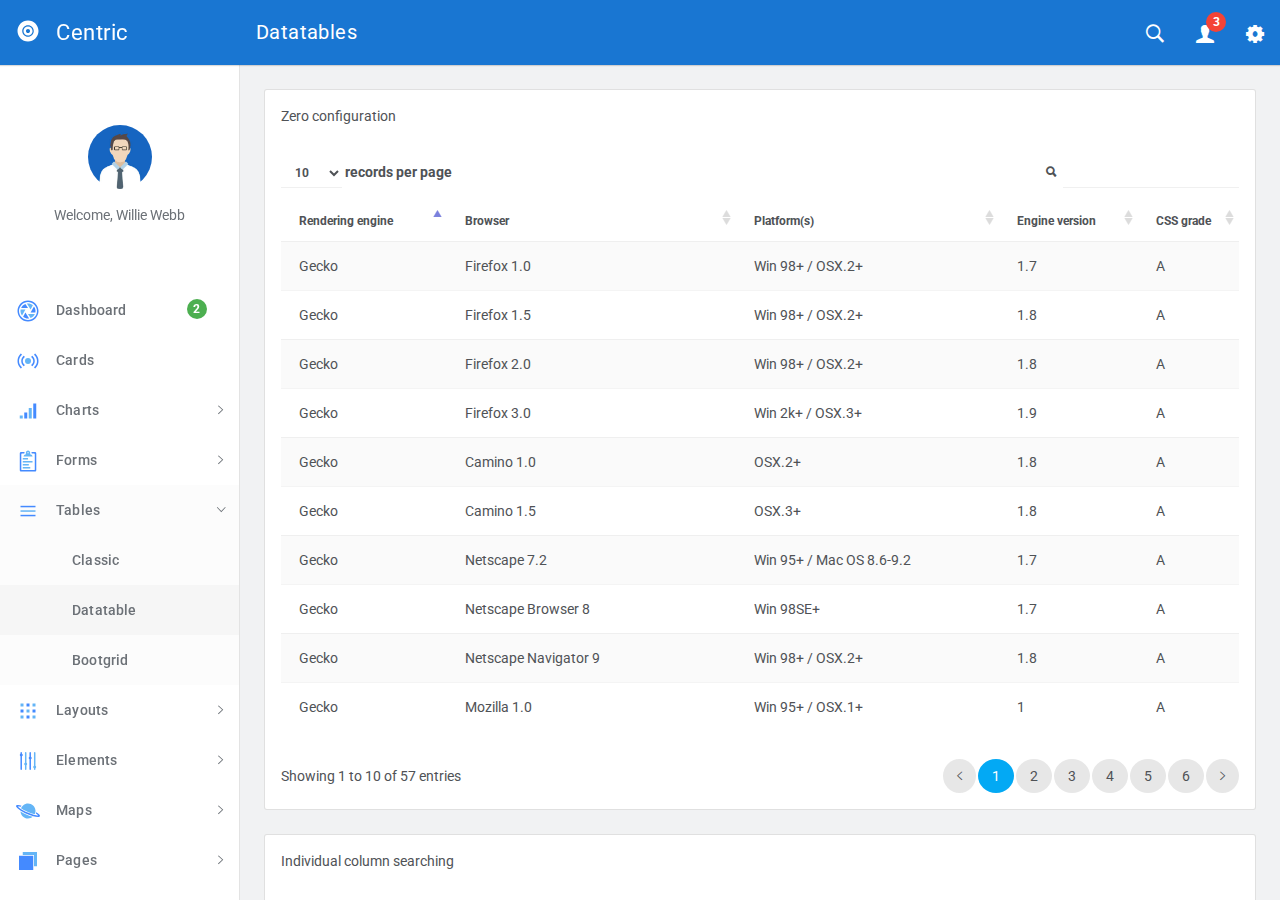
<file: src/datatable.html>
<!DOCTYPE html>
<html lang="en">
  <head>
    <meta charset="utf-8">
    <meta name="viewport" content="width=device-width, initial-scale=1, maximum-scale=1">
    <meta name="description" content="Bootstrap Admin Template">
    <meta name="keywords" content="app, responsive, jquery, bootstrap, dashboard, admin">
    <title>Centric - Bootstrap Admin Template</title>
    <!-- Vendor styles-->
    <!-- build:css(../app) css/vendor.css-->
    <!-- Animate.CSS-->
    <link rel="stylesheet" href="assets/vendor/animate.css/animate.css">
    <!-- Bootstrap-->
    <link rel="stylesheet" href="assets/vendor/bootstrap/dist/css/bootstrap.min.css">
    <!-- Ionicons-->
    <link rel="stylesheet" href="assets/vendor/ionicons/css/ionicons.css">
    <!-- Bluimp Gallery-->
    <link rel="stylesheet" href="assets/vendor/blueimp-gallery/css/blueimp-gallery.css">
    <link rel="stylesheet" href="assets/vendor/blueimp-gallery/css/blueimp-gallery-indicator.css">
    <link rel="stylesheet" href="assets/vendor/blueimp-gallery/css/blueimp-gallery-video.css">
    <!-- Datepicker-->
    <link rel="stylesheet" href="assets/vendor/bootstrap-datepicker/dist/css/bootstrap-datepicker3.css">
    <!-- Rickshaw-->
    <link rel="stylesheet" href="assets/vendor/rickshaw/rickshaw.css">
    <!-- Select2-->
    <link rel="stylesheet" href="assets/vendor/select2/dist/css/select2.css">
    <!-- Clockpicker-->
    <link rel="stylesheet" href="assets/vendor/clockpicker/dist/bootstrap-clockpicker.css">
    <!-- Range Slider-->
    <link rel="stylesheet" href="assets/vendor/nouislider/distribute/nouislider.min.css">
    <!-- ColorPicker-->
    <link rel="stylesheet" href="assets/vendor/mjolnic-bootstrap-colorpicker/dist/css/bootstrap-colorpicker.css">
    <!-- Summernote-->
    <link rel="stylesheet" href="assets/vendor/summernote/dist/summernote.css">
    <!-- Dropzone-->
    <link rel="stylesheet" href="assets/vendor/dropzone/dist/basic.css">
    <link rel="stylesheet" href="assets/vendor/dropzone/dist/dropzone.css">
    <!-- Xeditable-->
    <link rel="stylesheet" href="assets/vendor/x-editable/dist/bootstrap3-editable/css/bootstrap-editable.css">
    <!-- Bootgrid-->
    <link rel="stylesheet" href="assets/vendor/jquery.bootgrid/dist/jquery.bootgrid.css">
    <!-- Datatables-->
    <link rel="stylesheet" href="assets/vendor/datatables/media/css/jquery.dataTables.css">
    <!-- Sweet Alert-->
    <link rel="stylesheet" href="assets/vendor/sweetalert/dist/sweetalert.css">
    <!-- Loaders.CSS-->
    <link rel="stylesheet" href="assets/vendor/loaders.css/loaders.css">
    <!-- Material Floating Button-->
    <link rel="stylesheet" href="assets/vendor/ng-material-floating-button/mfb/dist/mfb.css">
    <!-- Material Colors-->
    <link rel="stylesheet" href="assets/vendor/material-colors/dist/colors.css">
    <!-- endbuild-->
    <!-- Application styles-->
    <link rel="stylesheet" href="assets/css/app.css">
  </head>
  <body class="theme-1">
    <div class="layout-container">
      <!-- top navbar-->
      <header class="header-container">
        <nav>
          <ul class="visible-xs visible-sm">
            <li><a id="sidebar-toggler" href="#" class="menu-link menu-link-slide"><span><em></em></span></a></li>
          </ul>
          <ul class="hidden-xs">
            <li><a id="offcanvas-toggler" href="#" class="menu-link menu-link-slide"><span><em></em></span></a></li>
          </ul>
          <h2 class="header-title">Datatables</h2>
          <ul class="pull-right">
            <li><a id="header-search" href="#" class="ripple"><em class="ion-ios-search-strong"></em></a></li>
            <li class="dropdown"><a href="#" data-toggle="dropdown" class="dropdown-toggle has-badge ripple"><em class="ion-person"></em><sup class="badge bg-danger">3</sup></a>
              <ul class="dropdown-menu dropdown-menu-right md-dropdown-menu">
                <li><a href="profile.html"><em class="ion-home icon-fw"></em>Profile</a></li>
                <li><a href="messages.html"><em class="ion-gear-a icon-fw"></em>Messages</a></li>
                <li role="presentation" class="divider"></li>
                <li><a href="user.login.html"><em class="ion-log-out icon-fw"></em>Logout</a></li>
              </ul>
            </li>
            <li><a id="header-settings" href="#" class="ripple"><em class="ion-gear-b"></em></a></li>
          </ul>
        </nav>
      </header>
      <!-- sidebar-->
      <aside class="sidebar-container">
        <div class="sidebar-header">
          <div class="pull-right pt-lg text-muted hidden"><em class="ion-close-round"></em></div><a href="#" class="sidebar-header-logo"><img src="assets/img/logo.png" data-svg-replace="assets/img/logo.svg" alt="Logo"><span class="sidebar-header-logo-text">Centric</span></a>
        </div>
        <div class="sidebar-content">
          <div class="sidebar-toolbar text-center"><a href=""><img src="assets/img/user/01.jpg" alt="Profile" class="img-circle thumb64"></a>
            <div class="mt">Welcome, Willie Webb</div>
          </div>
          <nav class="sidebar-nav">
            <ul>
              <li><a href="dashboard.html" class="ripple"><span class="pull-right nav-label"><span class="badge bg-success">2</span></span><span class="nav-icon"><img src="" data-svg-replace="assets/img/icons/aperture.svg" alt="MenuItem" class="hidden"></span><span>Dashboard</span></a></li>
              <li><a href="cards.html" class="ripple"><span class="pull-right nav-label"></span><span class="nav-icon"><img src="" data-svg-replace="assets/img/icons/radio-waves.svg" alt="MenuItem" class="hidden"></span><span>Cards</span></a></li>
              <li><a href="#" class="ripple"><span class="pull-right nav-caret"><em class="ion-ios-arrow-right"></em></span><span class="pull-right nav-label"></span><span class="nav-icon"><img src="" data-svg-replace="assets/img/icons/connection-bars.svg" alt="MenuItem" class="hidden"></span><span>Charts</span></a>
                <ul class="sidebar-subnav">
                  <li><a href="flot.html" class="ripple"><span class="pull-right nav-label"></span><span>Flot</span></a></li>
                  <li><a href="radial.html" class="ripple"><span class="pull-right nav-label"></span><span>Radial</span></a></li>
                  <li><a href="rickshaw.html" class="ripple"><span class="pull-right nav-label"></span><span>Rickshaw</span></a></li>
                </ul>
              </li>
              <li><a href="#" class="ripple"><span class="pull-right nav-caret"><em class="ion-ios-arrow-right"></em></span><span class="pull-right nav-label"></span><span class="nav-icon"><img src="" data-svg-replace="assets/img/icons/clipboard.svg" alt="MenuItem" class="hidden"></span><span>Forms</span></a>
                <ul class="sidebar-subnav">
                  <li><a href="forms.classic.html" class="ripple"><span class="pull-right nav-label"></span><span>Classic</span></a></li>
                  <li><a href="validation.html" class="ripple"><span class="pull-right nav-label"></span><span>Validation</span></a></li>
                  <li><a href="forms.advanced.html" class="ripple"><span class="pull-right nav-label"></span><span>Advanced</span></a></li>
                  <li><a href="material.html" class="ripple"><span class="pull-right nav-label"></span><span>Material</span></a></li>
                  <li><a href="editor.html" class="ripple"><span class="pull-right nav-label"></span><span>Editors</span></a></li>
                  <li><a href="dropzone.html" class="ripple"><span class="pull-right nav-label"></span><span>Dropzone</span></a></li>
                  <li><a href="xeditable.html" class="ripple"><span class="pull-right nav-label"></span><span>xEditable</span></a></li>
                  <li><a href="wizard.html" class="ripple"><span class="pull-right nav-label"></span><span>Wizard</span></a></li>
                </ul>
              </li>
              <li><a href="#" class="ripple"><span class="pull-right nav-caret"><em class="ion-ios-arrow-right"></em></span><span class="pull-right nav-label"></span><span class="nav-icon"><img src="" data-svg-replace="assets/img/icons/navicon.svg" alt="MenuItem" class="hidden"></span><span>Tables</span></a>
                <ul id="tables" class="sidebar-subnav">
                  <li><a href="tables.classic.html" class="ripple"><span class="pull-right nav-label"></span><span>Classic</span></a></li>
                  <li><a href="datatable.html" class="ripple"><span class="pull-right nav-label"></span><span>Datatable</span></a></li>
                  <li><a href="bootgrid.html" class="ripple"><span class="pull-right nav-label"></span><span>Bootgrid</span></a></li>
                </ul>
              </li>
              <li><a href="#" class="ripple"><span class="pull-right nav-caret"><em class="ion-ios-arrow-right"></em></span><span class="pull-right nav-label"></span><span class="nav-icon"><img src="" data-svg-replace="assets/img/icons/grid.svg" alt="MenuItem" class="hidden"></span><span>Layouts</span></a>
                <ul id="layouts" class="sidebar-subnav">
                  <li><a href="layouts.columns.html" class="ripple"><span class="pull-right nav-label"></span><span>Columns</span></a></li>
                  <li><a href="layouts.overlap.html" class="ripple"><span class="pull-right nav-label"></span><span>Overlap</span></a></li>
                  <li><a href="layouts.boxed.html" class="ripple"><span class="pull-right nav-label"></span><span>Boxed</span></a></li>
                  <li><a href="layouts.tabs.html" class="ripple"><span class="pull-right nav-label"></span><span>Tabs</span></a></li>
                  <li><a href="layouts.containers.html" class="ripple"><span class="pull-right nav-label"></span><span>Containers</span></a></li>
                </ul>
              </li>
              <li><a href="#" class="ripple"><span class="pull-right nav-caret"><em class="ion-ios-arrow-right"></em></span><span class="pull-right nav-label"></span><span class="nav-icon"><img src="" data-svg-replace="assets/img/icons/levels.svg" alt="MenuItem" class="hidden"></span><span>Elements</span></a>
                <ul id="elements" class="sidebar-subnav">
                  <li><a href="colors.html" class="ripple"><span class="pull-right nav-label"></span><span>Colors</span></a></li>
                  <li><a href="whiteframes.html" class="ripple"><span class="pull-right nav-label"></span><span>Whiteframes</span></a></li>
                  <li><a href="lists.html" class="ripple"><span class="pull-right nav-label"></span><span>Lists</span></a></li>
                  <li><a href="bootstrapui.html" class="ripple"><span class="pull-right nav-label"></span><span>Bootstrap</span></a></li>
                  <li><a href="buttons.html" class="ripple"><span class="pull-right nav-label"></span><span>Buttons</span></a></li>
                  <li><a href="sweetalert.html"><span class="pull-right nav-label"></span><span>Sweet-alert</span></a></li>
                  <li><a href="spinners.html" class="ripple"><span class="pull-right nav-label"></span><span>Spinners</span></a></li>
                  <li><a href="nestable.html" class="ripple"><span class="pull-right nav-label"></span><span>Nestable</span></a></li>
                  <li><a href="grid.html" class="ripple"><span class="pull-right nav-label"></span><span>Grid</span></a></li>
                  <li><a href="grid-masonry.html" class="ripple"><span class="pull-right nav-label"></span><span>Grid Masonry</span></a></li>
                  <li><a href="typography.html" class="ripple"><span class="pull-right nav-label"></span><span>Typography</span></a></li>
                  <li><a href="icons.html" class="ripple"><span class="pull-right nav-label"></span><span>Icons</span></a></li>
                  <li><a href="utilities.html" class="ripple"><span class="pull-right nav-label"></span><span>Utilities</span></a></li>
                </ul>
              </li>
              <li><a href="#" class="ripple"><span class="pull-right nav-caret"><em class="ion-ios-arrow-right"></em></span><span class="pull-right nav-label"></span><span class="nav-icon"><img src="" data-svg-replace="assets/img/icons/planet.svg" alt="MenuItem" class="hidden"></span><span>Maps</span></a>
                <ul id="maps" class="sidebar-subnav">
                  <li><a href="google-map-full.html" class="ripple"><span class="pull-right nav-label"></span><span>Google Maps Full</span></a></li>
                  <li><a href="google-map.html" class="ripple"><span class="pull-right nav-label"></span><span>Google Maps</span></a></li>
                  <li><a href="vector-map.html" class="ripple"><span class="pull-right nav-label"></span><span>Vector Maps</span></a></li>
                  <li><a href="datamaps.html" class="ripple"><span class="pull-right nav-label"></span><span>Datamaps</span></a></li>
                </ul>
              </li>
              <li><a href="#" class="ripple"><span class="pull-right nav-caret"><em class="ion-ios-arrow-right"></em></span><span class="pull-right nav-label"></span><span class="nav-icon"><img src="" data-svg-replace="assets/img/icons/ios-browsers.svg" alt="MenuItem" class="hidden"></span><span>Pages</span></a>
                <ul id="pages" class="sidebar-subnav">
                  <li><a href="timeline.html" class="ripple"><span class="pull-right nav-label"></span><span>Timeline</span></a></li>
                  <li><a href="invoice.html" class="ripple"><span class="pull-right nav-label"></span><span>Invoice</span></a></li>
                  <li><a href="pricing.html" class="ripple"><span class="pull-right nav-label"></span><span>Pricing</span></a></li>
                  <li><a href="contacts.html" class="ripple"><span class="pull-right nav-label"></span><span>Contacts</span></a></li>
                  <li><a href="faq.html" class="ripple"><span class="pull-right nav-label"></span><span>FAQ</span></a></li>
                  <li><a href="projects.html" class="ripple"><span class="pull-right nav-label"></span><span>Projects</span></a></li>
                  <li><a href="blog.html" class="ripple"><span class="pull-right nav-label"></span><span>Blog</span></a></li>
                  <li><a href="blog.article.html" class="ripple"><span class="pull-right nav-label"></span><span>Article</span></a></li>
                  <li><a href="profile.html" class="ripple"><span class="pull-right nav-label"></span><span>Profile</span></a></li>
                  <li><a href="gallery.html" class="ripple"><span class="pull-right nav-label"></span><span>Gallery</span></a></li>
                  <li><a href="wall.html" class="ripple"><span class="pull-right nav-label"></span><span>Wall</span></a></li>
                  <li><a href="search.html" class="ripple"><span class="pull-right nav-label"></span><span>Search</span></a></li>
                  <li><a href="messages.html" class="ripple"><span class="pull-right nav-label"></span><span>Messages Board</span></a></li>
                </ul>
              </li>
              <li><a href="#" class="ripple"><span class="pull-right nav-caret"><em class="ion-ios-arrow-right"></em></span><span class="pull-right nav-label"></span><span class="nav-icon"><img src="" data-svg-replace="assets/img/icons/person-stalker.svg" alt="MenuItem" class="hidden"></span><span>User</span></a>
                <ul id="user" class="sidebar-subnav">
                  <li><a href="login.html" class="ripple"><span class="pull-right nav-label"></span><span>Login</span></a></li>
                  <li><a href="signup.html" class="ripple"><span class="pull-right nav-label"></span><span>Signup</span></a></li>
                  <li><a href="lock.html" class="ripple"><span class="pull-right nav-label"></span><span>Lock</span></a></li>
                  <li><a href="recover.html" class="ripple"><span class="pull-right nav-label"></span><span>Recover</span></a></li>
                </ul>
              </li>
              <li><a href="../../angularjs/" class="ripple"><span class="nav-icon"><em class="ion-android-open"></em></span><span>AngularJS</span></a></li>
            </ul>
          </nav>
        </div>
      </aside>
      <div class="sidebar-layout-obfuscator"></div>
      <!-- Main section-->
      <main class="main-container">
        <!-- Page content-->
        <section>
          <div class="container-fluid">
            <!-- DATATABLE DEMO 1-->
            <div class="card">
              <div class="card-heading">Zero configuration</div>
              <div class="card-body">
                <table id="datatable1" class="table-datatable table table-striped table-hover mv-lg">
                  <thead>
                    <tr>
                      <th>Rendering engine</th>
                      <th>Browser</th>
                      <th>Platform(s)</th>
                      <th class="sort-numeric">Engine version</th>
                      <th class="sort-alpha">CSS grade</th>
                    </tr>
                  </thead>
                  <tbody>
                    <tr class="gradeX">
                      <td>Trident</td>
                      <td>Internet Explorer 4.0</td>
                      <td>Win 95+</td>
                      <td>4</td>
                      <td>X</td>
                    </tr>
                    <tr class="gradeC">
                      <td>Trident</td>
                      <td>Internet Explorer 5.0</td>
                      <td>Win 95+</td>
                      <td>5</td>
                      <td>C</td>
                    </tr>
                    <tr class="gradeA">
                      <td>Trident</td>
                      <td>Internet Explorer 5.5</td>
                      <td>Win 95+</td>
                      <td>5.5</td>
                      <td>A</td>
                    </tr>
                    <tr class="gradeA">
                      <td>Trident</td>
                      <td>Internet Explorer 6</td>
                      <td>Win 98+</td>
                      <td>6</td>
                      <td>A</td>
                    </tr>
                    <tr class="gradeA">
                      <td>Trident</td>
                      <td>Internet Explorer 7</td>
                      <td>Win XP SP2+</td>
                      <td>7</td>
                      <td>A</td>
                    </tr>
                    <tr class="gradeA">
                      <td>Trident</td>
                      <td>AOL browser (AOL desktop)</td>
                      <td>Win XP</td>
                      <td>6</td>
                      <td>A</td>
                    </tr>
                    <tr class="gradeA">
                      <td>Gecko</td>
                      <td>Firefox 1.0</td>
                      <td>Win 98+ / OSX.2+</td>
                      <td>1.7</td>
                      <td>A</td>
                    </tr>
                    <tr class="gradeA">
                      <td>Gecko</td>
                      <td>Firefox 1.5</td>
                      <td>Win 98+ / OSX.2+</td>
                      <td>1.8</td>
                      <td>A</td>
                    </tr>
                    <tr class="gradeA">
                      <td>Gecko</td>
                      <td>Firefox 2.0</td>
                      <td>Win 98+ / OSX.2+</td>
                      <td>1.8</td>
                      <td>A</td>
                    </tr>
                    <tr class="gradeA">
                      <td>Gecko</td>
                      <td>Firefox 3.0</td>
                      <td>Win 2k+ / OSX.3+</td>
                      <td>1.9</td>
                      <td>A</td>
                    </tr>
                    <tr class="gradeA">
                      <td>Gecko</td>
                      <td>Camino 1.0</td>
                      <td>OSX.2+</td>
                      <td>1.8</td>
                      <td>A</td>
                    </tr>
                    <tr class="gradeA">
                      <td>Gecko</td>
                      <td>Camino 1.5</td>
                      <td>OSX.3+</td>
                      <td>1.8</td>
                      <td>A</td>
                    </tr>
                    <tr class="gradeA">
                      <td>Gecko</td>
                      <td>Netscape 7.2</td>
                      <td>Win 95+ / Mac OS 8.6-9.2</td>
                      <td>1.7</td>
                      <td>A</td>
                    </tr>
                    <tr class="gradeA">
                      <td>Gecko</td>
                      <td>Netscape Browser 8</td>
                      <td>Win 98SE+</td>
                      <td>1.7</td>
                      <td>A</td>
                    </tr>
                    <tr class="gradeA">
                      <td>Gecko</td>
                      <td>Netscape Navigator 9</td>
                      <td>Win 98+ / OSX.2+</td>
                      <td>1.8</td>
                      <td>A</td>
                    </tr>
                    <tr class="gradeA">
                      <td>Gecko</td>
                      <td>Mozilla 1.0</td>
                      <td>Win 95+ / OSX.1+</td>
                      <td>1</td>
                      <td>A</td>
                    </tr>
                    <tr class="gradeA">
                      <td>Gecko</td>
                      <td>Mozilla 1.1</td>
                      <td>Win 95+ / OSX.1+</td>
                      <td>1.1</td>
                      <td>A</td>
                    </tr>
                    <tr class="gradeA">
                      <td>Gecko</td>
                      <td>Mozilla 1.2</td>
                      <td>Win 95+ / OSX.1+</td>
                      <td>1.2</td>
                      <td>A</td>
                    </tr>
                    <tr class="gradeA">
                      <td>Gecko</td>
                      <td>Mozilla 1.3</td>
                      <td>Win 95+ / OSX.1+</td>
                      <td>1.3</td>
                      <td>A</td>
                    </tr>
                    <tr class="gradeA">
                      <td>Gecko</td>
                      <td>Mozilla 1.4</td>
                      <td>Win 95+ / OSX.1+</td>
                      <td>1.4</td>
                      <td>A</td>
                    </tr>
                    <tr class="gradeA">
                      <td>Gecko</td>
                      <td>Mozilla 1.5</td>
                      <td>Win 95+ / OSX.1+</td>
                      <td>1.5</td>
                      <td>A</td>
                    </tr>
                    <tr class="gradeA">
                      <td>Gecko</td>
                      <td>Mozilla 1.6</td>
                      <td>Win 95+ / OSX.1+</td>
                      <td>1.6</td>
                      <td>A</td>
                    </tr>
                    <tr class="gradeA">
                      <td>Gecko</td>
                      <td>Mozilla 1.7</td>
                      <td>Win 98+ / OSX.1+</td>
                      <td>1.7</td>
                      <td>A</td>
                    </tr>
                    <tr class="gradeA">
                      <td>Gecko</td>
                      <td>Mozilla 1.8</td>
                      <td>Win 98+ / OSX.1+</td>
                      <td>1.8</td>
                      <td>A</td>
                    </tr>
                    <tr class="gradeA">
                      <td>Gecko</td>
                      <td>Seamonkey 1.1</td>
                      <td>Win 98+ / OSX.2+</td>
                      <td>1.8</td>
                      <td>A</td>
                    </tr>
                    <tr class="gradeA">
                      <td>Gecko</td>
                      <td>Epiphany 2.20</td>
                      <td>Gnome</td>
                      <td>1.8</td>
                      <td>A</td>
                    </tr>
                    <tr class="gradeA">
                      <td>Webkit</td>
                      <td>Safari 1.2</td>
                      <td>OSX.3</td>
                      <td>125.5</td>
                      <td>A</td>
                    </tr>
                    <tr class="gradeA">
                      <td>Webkit</td>
                      <td>Safari 1.3</td>
                      <td>OSX.3</td>
                      <td>312.8</td>
                      <td>A</td>
                    </tr>
                    <tr class="gradeA">
                      <td>Webkit</td>
                      <td>Safari 2.0</td>
                      <td>OSX.4+</td>
                      <td>419.3</td>
                      <td>A</td>
                    </tr>
                    <tr class="gradeA">
                      <td>Webkit</td>
                      <td>Safari 3.0</td>
                      <td>OSX.4+</td>
                      <td>522.1</td>
                      <td>A</td>
                    </tr>
                    <tr class="gradeA">
                      <td>Webkit</td>
                      <td>OmniWeb 5.5</td>
                      <td>OSX.4+</td>
                      <td>420</td>
                      <td>A</td>
                    </tr>
                    <tr class="gradeA">
                      <td>Webkit</td>
                      <td>iPod Touch / iPhone</td>
                      <td>iPod</td>
                      <td>420.1</td>
                      <td>A</td>
                    </tr>
                    <tr class="gradeA">
                      <td>Webkit</td>
                      <td>S60</td>
                      <td>S60</td>
                      <td>413</td>
                      <td>A</td>
                    </tr>
                    <tr class="gradeA">
                      <td>Presto</td>
                      <td>Opera 7.0</td>
                      <td>Win 95+ / OSX.1+</td>
                      <td>-</td>
                      <td>A</td>
                    </tr>
                    <tr class="gradeA">
                      <td>Presto</td>
                      <td>Opera 7.5</td>
                      <td>Win 95+ / OSX.2+</td>
                      <td>-</td>
                      <td>A</td>
                    </tr>
                    <tr class="gradeA">
                      <td>Presto</td>
                      <td>Opera 8.0</td>
                      <td>Win 95+ / OSX.2+</td>
                      <td>-</td>
                      <td>A</td>
                    </tr>
                    <tr class="gradeA">
                      <td>Presto</td>
                      <td>Opera 8.5</td>
                      <td>Win 95+ / OSX.2+</td>
                      <td>-</td>
                      <td>A</td>
                    </tr>
                    <tr class="gradeA">
                      <td>Presto</td>
                      <td>Opera 9.0</td>
                      <td>Win 95+ / OSX.3+</td>
                      <td>-</td>
                      <td>A</td>
                    </tr>
                    <tr class="gradeA">
                      <td>Presto</td>
                      <td>Opera 9.2</td>
                      <td>Win 88+ / OSX.3+</td>
                      <td>-</td>
                      <td>A</td>
                    </tr>
                    <tr class="gradeA">
                      <td>Presto</td>
                      <td>Opera 9.5</td>
                      <td>Win 88+ / OSX.3+</td>
                      <td>-</td>
                      <td>A</td>
                    </tr>
                    <tr class="gradeA">
                      <td>Presto</td>
                      <td>Opera for Wii</td>
                      <td>Wii</td>
                      <td>-</td>
                      <td>A</td>
                    </tr>
                    <tr class="gradeA">
                      <td>Presto</td>
                      <td>Nokia N800</td>
                      <td>N800</td>
                      <td>-</td>
                      <td>A</td>
                    </tr>
                    <tr class="gradeA">
                      <td>Presto</td>
                      <td>Nintendo DS browser</td>
                      <td>Nintendo DS</td>
                      <td>8.5</td>
                      <td>C/A<sup>1</sup></td>
                    </tr>
                    <tr class="gradeC">
                      <td>KHTML</td>
                      <td>Konqureror 3.1</td>
                      <td>KDE 3.1</td>
                      <td>3.1</td>
                      <td>C</td>
                    </tr>
                    <tr class="gradeA">
                      <td>KHTML</td>
                      <td>Konqureror 3.3</td>
                      <td>KDE 3.3</td>
                      <td>3.3</td>
                      <td>A</td>
                    </tr>
                    <tr class="gradeA">
                      <td>KHTML</td>
                      <td>Konqureror 3.5</td>
                      <td>KDE 3.5</td>
                      <td>3.5</td>
                      <td>A</td>
                    </tr>
                    <tr class="gradeX">
                      <td>Tasman</td>
                      <td>Internet Explorer 4.5</td>
                      <td>Mac OS 8-9</td>
                      <td>-</td>
                      <td>X</td>
                    </tr>
                    <tr class="gradeC">
                      <td>Tasman</td>
                      <td>Internet Explorer 5.1</td>
                      <td>Mac OS 7.6-9</td>
                      <td>1</td>
                      <td>C</td>
                    </tr>
                    <tr class="gradeC">
                      <td>Tasman</td>
                      <td>Internet Explorer 5.2</td>
                      <td>Mac OS 8-X</td>
                      <td>1</td>
                      <td>C</td>
                    </tr>
                    <tr class="gradeA">
                      <td>Misc</td>
                      <td>NetFront 3.1</td>
                      <td>Embedded devices</td>
                      <td>-</td>
                      <td>C</td>
                    </tr>
                    <tr class="gradeA">
                      <td>Misc</td>
                      <td>NetFront 3.4</td>
                      <td>Embedded devices</td>
                      <td>-</td>
                      <td>A</td>
                    </tr>
                    <tr class="gradeX">
                      <td>Misc</td>
                      <td>Dillo 0.8</td>
                      <td>Embedded devices</td>
                      <td>-</td>
                      <td>X</td>
                    </tr>
                    <tr class="gradeX">
                      <td>Misc</td>
                      <td>Links</td>
                      <td>Text only</td>
                      <td>-</td>
                      <td>X</td>
                    </tr>
                    <tr class="gradeX">
                      <td>Misc</td>
                      <td>Lynx</td>
                      <td>Text only</td>
                      <td>-</td>
                      <td>X</td>
                    </tr>
                    <tr class="gradeC">
                      <td>Misc</td>
                      <td>IE Mobile</td>
                      <td>Windows Mobile 6</td>
                      <td>-</td>
                      <td>C</td>
                    </tr>
                    <tr class="gradeC">
                      <td>Misc</td>
                      <td>PSP browser</td>
                      <td>PSP</td>
                      <td>-</td>
                      <td>C</td>
                    </tr>
                    <tr class="gradeU">
                      <td>Other browsers</td>
                      <td>All others</td>
                      <td>-</td>
                      <td>-</td>
                      <td>U</td>
                    </tr>
                  </tbody>
                </table>
              </div>
            </div>
            <!-- DATATABLE DEMO 2-->
            <div class="card">
              <div class="card-heading">Individual column searching</div>
              <div class="card-body">
                <table id="datatable2" class="table-datatable table table-striped table-hover mv-lg">
                  <thead>
                    <tr>
                      <th>Rendering engine</th>
                      <th>Browser</th>
                      <th>Platform</th>
                      <th class="sort-numeric">Engine version</th>
                      <th class="sort-alpha">CSS grade</th>
                    </tr>
                  </thead>
                  <tbody>
                    <tr class="gradeX">
                      <td>Trident</td>
                      <td>Internet Explorer 4.0</td>
                      <td>Win 95+</td>
                      <td>4</td>
                      <td>X</td>
                    </tr>
                    <tr class="gradeC">
                      <td>Trident</td>
                      <td>Internet Explorer 5.0</td>
                      <td>Win 95+</td>
                      <td>5</td>
                      <td>C</td>
                    </tr>
                    <tr class="gradeA">
                      <td>Trident</td>
                      <td>Internet Explorer 5.5</td>
                      <td>Win 95+</td>
                      <td>5.5</td>
                      <td>A</td>
                    </tr>
                    <tr class="gradeA">
                      <td>Trident</td>
                      <td>Internet Explorer 6</td>
                      <td>Win 98+</td>
                      <td>6</td>
                      <td>A</td>
                    </tr>
                    <tr class="gradeA">
                      <td>Trident</td>
                      <td>Internet Explorer 7</td>
                      <td>Win XP SP2+</td>
                      <td>7</td>
                      <td>A</td>
                    </tr>
                    <tr class="gradeA">
                      <td>Trident</td>
                      <td>AOL browser (AOL desktop)</td>
                      <td>Win XP</td>
                      <td>6</td>
                      <td>A</td>
                    </tr>
                    <tr class="gradeA">
                      <td>Gecko</td>
                      <td>Firefox 1.0</td>
                      <td>Win 98+ / OSX.2+</td>
                      <td>1.7</td>
                      <td>A</td>
                    </tr>
                    <tr class="gradeA">
                      <td>Gecko</td>
                      <td>Firefox 1.5</td>
                      <td>Win 98+ / OSX.2+</td>
                      <td>1.8</td>
                      <td>A</td>
                    </tr>
                    <tr class="gradeA">
                      <td>Gecko</td>
                      <td>Firefox 2.0</td>
                      <td>Win 98+ / OSX.2+</td>
                      <td>1.8</td>
                      <td>A</td>
                    </tr>
                    <tr class="gradeA">
                      <td>Gecko</td>
                      <td>Firefox 3.0</td>
                      <td>Win 2k+ / OSX.3+</td>
                      <td>1.9</td>
                      <td>A</td>
                    </tr>
                    <tr class="gradeA">
                      <td>Gecko</td>
                      <td>Camino 1.0</td>
                      <td>OSX.2+</td>
                      <td>1.8</td>
                      <td>A</td>
                    </tr>
                    <tr class="gradeA">
                      <td>Gecko</td>
                      <td>Camino 1.5</td>
                      <td>OSX.3+</td>
                      <td>1.8</td>
                      <td>A</td>
                    </tr>
                    <tr class="gradeA">
                      <td>Gecko</td>
                      <td>Netscape 7.2</td>
                      <td>Win 95+ / Mac OS 8.6-9.2</td>
                      <td>1.7</td>
                      <td>A</td>
                    </tr>
                    <tr class="gradeA">
                      <td>Gecko</td>
                      <td>Netscape Browser 8</td>
                      <td>Win 98SE+</td>
                      <td>1.7</td>
                      <td>A</td>
                    </tr>
                    <tr class="gradeA">
                      <td>Gecko</td>
                      <td>Netscape Navigator 9</td>
                      <td>Win 98+ / OSX.2+</td>
                      <td>1.8</td>
                      <td>A</td>
                    </tr>
                    <tr class="gradeA">
                      <td>Gecko</td>
                      <td>Mozilla 1.0</td>
                      <td>Win 95+ / OSX.1+</td>
                      <td>1</td>
                      <td>A</td>
                    </tr>
                    <tr class="gradeA">
                      <td>Gecko</td>
                      <td>Mozilla 1.1</td>
                      <td>Win 95+ / OSX.1+</td>
                      <td>1.1</td>
                      <td>A</td>
                    </tr>
                    <tr class="gradeA">
                      <td>Gecko</td>
                      <td>Mozilla 1.2</td>
                      <td>Win 95+ / OSX.1+</td>
                      <td>1.2</td>
                      <td>A</td>
                    </tr>
                    <tr class="gradeA">
                      <td>Gecko</td>
                      <td>Mozilla 1.3</td>
                      <td>Win 95+ / OSX.1+</td>
                      <td>1.3</td>
                      <td>A</td>
                    </tr>
                    <tr class="gradeA">
                      <td>Gecko</td>
                      <td>Mozilla 1.4</td>
                      <td>Win 95+ / OSX.1+</td>
                      <td>1.4</td>
                      <td>A</td>
                    </tr>
                    <tr class="gradeA">
                      <td>Gecko</td>
                      <td>Mozilla 1.5</td>
                      <td>Win 95+ / OSX.1+</td>
                      <td>1.5</td>
                      <td>A</td>
                    </tr>
                    <tr class="gradeA">
                      <td>Gecko</td>
                      <td>Mozilla 1.6</td>
                      <td>Win 95+ / OSX.1+</td>
                      <td>1.6</td>
                      <td>A</td>
                    </tr>
                    <tr class="gradeA">
                      <td>Gecko</td>
                      <td>Mozilla 1.7</td>
                      <td>Win 98+ / OSX.1+</td>
                      <td>1.7</td>
                      <td>A</td>
                    </tr>
                    <tr class="gradeA">
                      <td>Gecko</td>
                      <td>Mozilla 1.8</td>
                      <td>Win 98+ / OSX.1+</td>
                      <td>1.8</td>
                      <td>A</td>
                    </tr>
                    <tr class="gradeA">
                      <td>Gecko</td>
                      <td>Seamonkey 1.1</td>
                      <td>Win 98+ / OSX.2+</td>
                      <td>1.8</td>
                      <td>A</td>
                    </tr>
                    <tr class="gradeA">
                      <td>Gecko</td>
                      <td>Epiphany 2.20</td>
                      <td>Gnome</td>
                      <td>1.8</td>
                      <td>A</td>
                    </tr>
                    <tr class="gradeA">
                      <td>Webkit</td>
                      <td>Safari 1.2</td>
                      <td>OSX.3</td>
                      <td>125.5</td>
                      <td>A</td>
                    </tr>
                    <tr class="gradeA">
                      <td>Webkit</td>
                      <td>Safari 1.3</td>
                      <td>OSX.3</td>
                      <td>312.8</td>
                      <td>A</td>
                    </tr>
                    <tr class="gradeA">
                      <td>Webkit</td>
                      <td>Safari 2.0</td>
                      <td>OSX.4+</td>
                      <td>419.3</td>
                      <td>A</td>
                    </tr>
                    <tr class="gradeA">
                      <td>Webkit</td>
                      <td>Safari 3.0</td>
                      <td>OSX.4+</td>
                      <td>522.1</td>
                      <td>A</td>
                    </tr>
                    <tr class="gradeA">
                      <td>Webkit</td>
                      <td>OmniWeb 5.5</td>
                      <td>OSX.4+</td>
                      <td>420</td>
                      <td>A</td>
                    </tr>
                    <tr class="gradeA">
                      <td>Webkit</td>
                      <td>iPod Touch / iPhone</td>
                      <td>iPod</td>
                      <td>420.1</td>
                      <td>A</td>
                    </tr>
                    <tr class="gradeA">
                      <td>Webkit</td>
                      <td>S60</td>
                      <td>S60</td>
                      <td>413</td>
                      <td>A</td>
                    </tr>
                    <tr class="gradeA">
                      <td>Presto</td>
                      <td>Opera 7.0</td>
                      <td>Win 95+ / OSX.1+</td>
                      <td>-</td>
                      <td>A</td>
                    </tr>
                    <tr class="gradeA">
                      <td>Presto</td>
                      <td>Opera 7.5</td>
                      <td>Win 95+ / OSX.2+</td>
                      <td>-</td>
                      <td>A</td>
                    </tr>
                    <tr class="gradeA">
                      <td>Presto</td>
                      <td>Opera 8.0</td>
                      <td>Win 95+ / OSX.2+</td>
                      <td>-</td>
                      <td>A</td>
                    </tr>
                    <tr class="gradeA">
                      <td>Presto</td>
                      <td>Opera 8.5</td>
                      <td>Win 95+ / OSX.2+</td>
                      <td>-</td>
                      <td>A</td>
                    </tr>
                    <tr class="gradeA">
                      <td>Presto</td>
                      <td>Opera 9.0</td>
                      <td>Win 95+ / OSX.3+</td>
                      <td>-</td>
                      <td>A</td>
                    </tr>
                    <tr class="gradeA">
                      <td>Presto</td>
                      <td>Opera 9.2</td>
                      <td>Win 88+ / OSX.3+</td>
                      <td>-</td>
                      <td>A</td>
                    </tr>
                    <tr class="gradeA">
                      <td>Presto</td>
                      <td>Opera 9.5</td>
                      <td>Win 88+ / OSX.3+</td>
                      <td>-</td>
                      <td>A</td>
                    </tr>
                    <tr class="gradeA">
                      <td>Presto</td>
                      <td>Opera for Wii</td>
                      <td>Wii</td>
                      <td>-</td>
                      <td>A</td>
                    </tr>
                    <tr class="gradeA">
                      <td>Presto</td>
                      <td>Nokia N800</td>
                      <td>N800</td>
                      <td>-</td>
                      <td>A</td>
                    </tr>
                    <tr class="gradeA">
                      <td>Presto</td>
                      <td>Nintendo DS browser</td>
                      <td>Nintendo DS</td>
                      <td>8.5</td>
                      <td>C/A<sup>1</sup></td>
                    </tr>
                    <tr class="gradeC">
                      <td>KHTML</td>
                      <td>Konqureror 3.1</td>
                      <td>KDE 3.1</td>
                      <td>3.1</td>
                      <td>C</td>
                    </tr>
                    <tr class="gradeA">
                      <td>KHTML</td>
                      <td>Konqureror 3.3</td>
                      <td>KDE 3.3</td>
                      <td>3.3</td>
                      <td>A</td>
                    </tr>
                    <tr class="gradeA">
                      <td>KHTML</td>
                      <td>Konqureror 3.5</td>
                      <td>KDE 3.5</td>
                      <td>3.5</td>
                      <td>A</td>
                    </tr>
                    <tr class="gradeX">
                      <td>Tasman</td>
                      <td>Internet Explorer 4.5</td>
                      <td>Mac OS 8-9</td>
                      <td>-</td>
                      <td>X</td>
                    </tr>
                    <tr class="gradeC">
                      <td>Tasman</td>
                      <td>Internet Explorer 5.1</td>
                      <td>Mac OS 7.6-9</td>
                      <td>1</td>
                      <td>C</td>
                    </tr>
                    <tr class="gradeC">
                      <td>Tasman</td>
                      <td>Internet Explorer 5.2</td>
                      <td>Mac OS 8-X</td>
                      <td>1</td>
                      <td>C</td>
                    </tr>
                    <tr class="gradeA">
                      <td>Misc</td>
                      <td>NetFront 3.1</td>
                      <td>Embedded devices</td>
                      <td>-</td>
                      <td>C</td>
                    </tr>
                    <tr class="gradeA">
                      <td>Misc</td>
                      <td>NetFront 3.4</td>
                      <td>Embedded devices</td>
                      <td>-</td>
                      <td>A</td>
                    </tr>
                    <tr class="gradeX">
                      <td>Misc</td>
                      <td>Dillo 0.8</td>
                      <td>Embedded devices</td>
                      <td>-</td>
                      <td>X</td>
                    </tr>
                    <tr class="gradeX">
                      <td>Misc</td>
                      <td>Links</td>
                      <td>Text only</td>
                      <td>-</td>
                      <td>X</td>
                    </tr>
                    <tr class="gradeX">
                      <td>Misc</td>
                      <td>Lynx</td>
                      <td>Text only</td>
                      <td>-</td>
                      <td>X</td>
                    </tr>
                    <tr class="gradeC">
                      <td>Misc</td>
                      <td>IE Mobile</td>
                      <td>Windows Mobile 6</td>
                      <td>-</td>
                      <td>C</td>
                    </tr>
                    <tr class="gradeC">
                      <td>Misc</td>
                      <td>PSP browser</td>
                      <td>PSP</td>
                      <td>-</td>
                      <td>C</td>
                    </tr>
                    <tr class="gradeU">
                      <td>Other browsers</td>
                      <td>All others</td>
                      <td>-</td>
                      <td>-</td>
                      <td>U</td>
                    </tr>
                  </tbody>
                  <tfoot>
                    <tr>
                      <th>
                        <div class="mda-form-control pt0">
                          <input type="text" name="filter_rendering_engine" placeholder="Filter Rendering engine" class="form-control input-sm datatable_input_col_search">
                          <div class="mda-form-control-line"></div>
                        </div>
                      </th>
                      <th>
                        <div class="mda-form-control pt0">
                          <input type="text" name="filter_browser" placeholder="Filter Browser" class="form-control input-sm datatable_input_col_search">
                          <div class="mda-form-control-line"></div>
                        </div>
                      </th>
                      <th>
                        <div class="mda-form-control pt0">
                          <input type="text" name="filter_platform" placeholder="Filter Platform" class="form-control input-sm datatable_input_col_search">
                          <div class="mda-form-control-line"></div>
                        </div>
                      </th>
                      <th>
                        <div class="mda-form-control pt0">
                          <input type="text" name="filter_engine_version" placeholder="Filter Engine version" class="form-control input-sm datatable_input_col_search">
                          <div class="mda-form-control-line"></div>
                        </div>
                      </th>
                      <th>
                        <div class="mda-form-control pt0">
                          <input type="text" name="filter_css_grade" placeholder="Filter CSS grade" class="form-control input-sm datatable_input_col_search">
                          <div class="mda-form-control-line"></div>
                        </div>
                      </th>
                    </tr>
                  </tfoot>
                </table>
              </div>
            </div>
          </div>
        </section>
        <!-- Page footer-->
        <footer><span>2017 - Centric app.</span></footer>
      </main>
    </div>
    <!-- Search template-->
    <div tabindex="-1" role="dialog" class="modal modal-top fade modal-search">
      <div class="modal-dialog">
        <div class="modal-content">
          <div class="modal-body">
            <div class="pull-left">
              <button type="button" data-dismiss="modal" class="btn btn-flat"><em class="ion-arrow-left-c icon-24"></em></button>
            </div>
            <div class="pull-right">
              <button type="button" class="btn btn-flat"><em class="ion-android-microphone icon-24"></em></button>
            </div>
            <form action="#" class="oh">
              <div class="mda-form-control pt0">
                <input type="text" placeholder="Search.." data-localize="header.SEARCH" class="form-control header-input-search">
                <div class="mda-form-control-line"></div>
              </div>
            </form>
          </div>
        </div>
      </div>
    </div>
    <!-- End Search template-->
    <!-- Settings template-->
    <div tabindex="-1" role="dialog" class="modal-settings modal modal-right fade">
      <div class="modal-dialog modal-lg">
        <div class="modal-content">
          <div class="modal-header">
            <div data-dismiss="modal" class="pull-right clickable"><em class="ion-close-round text-soft"></em></div>
            <h4 class="modal-title"><span>Settings</span></h4>
          </div>
          <div class="modal-body">
            <div class="clearfix mb">
              <div class="pull-left wd-tiny mb">
                <div class="setting-color">
                  <label class="preview-theme-1">
                    <input type="radio" checked="checked" name="setting-theme" value="0"><span class="ion-checkmark-round"></span>
                    <div class="t-grid">
                      <div class="t-row">
                        <div class="t-col preview-header"></div>
                        <div class="t-col preview-sidebar"></div>
                        <div class="t-col preview-content"></div>
                      </div>
                    </div>
                  </label>
                </div>
              </div>
              <div class="pull-left wd-tiny mb">
                <div class="setting-color">
                  <label class="preview-theme-2">
                    <input type="radio" name="setting-theme" value="1"><span class="ion-checkmark-round"></span>
                    <div class="t-grid">
                      <div class="t-row">
                        <div class="t-col preview-header"></div>
                        <div class="t-col preview-sidebar"></div>
                        <div class="t-col preview-content"></div>
                      </div>
                    </div>
                  </label>
                </div>
              </div>
              <div class="pull-left wd-tiny mb">
                <div class="setting-color">
                  <label class="preview-theme-3">
                    <input type="radio" name="setting-theme" value="2"><span class="ion-checkmark-round"></span>
                    <div class="t-grid">
                      <div class="t-row">
                        <div class="t-col preview-header"></div>
                        <div class="t-col preview-sidebar"></div>
                        <div class="t-col preview-content"></div>
                      </div>
                    </div>
                  </label>
                </div>
              </div>
              <div class="pull-left wd-tiny mb">
                <div class="setting-color">
                  <label class="preview-theme-4">
                    <input type="radio" name="setting-theme" value="3"><span class="ion-checkmark-round"></span>
                    <div class="t-grid">
                      <div class="t-row">
                        <div class="t-col preview-header"></div>
                        <div class="t-col preview-sidebar"></div>
                        <div class="t-col preview-content"></div>
                      </div>
                    </div>
                  </label>
                </div>
              </div>
              <div class="pull-left wd-tiny mb">
                <div class="setting-color">
                  <label class="preview-theme-5">
                    <input type="radio" name="setting-theme" value="4"><span class="ion-checkmark-round"></span>
                    <div class="t-grid">
                      <div class="t-row">
                        <div class="t-col preview-header"></div>
                        <div class="t-col preview-sidebar"></div>
                        <div class="t-col preview-content"></div>
                      </div>
                    </div>
                  </label>
                </div>
              </div>
              <div class="pull-left wd-tiny mb">
                <div class="setting-color">
                  <label class="preview-theme-6">
                    <input type="radio" name="setting-theme" value="5"><span class="ion-checkmark-round"></span>
                    <div class="t-grid">
                      <div class="t-row">
                        <div class="t-col preview-header"></div>
                        <div class="t-col preview-sidebar"></div>
                        <div class="t-col preview-content"></div>
                      </div>
                    </div>
                  </label>
                </div>
              </div>
              <div class="pull-left wd-tiny mb">
                <div class="setting-color">
                  <label class="preview-theme-7">
                    <input type="radio" name="setting-theme" value="6"><span class="ion-checkmark-round"></span>
                    <div class="t-grid">
                      <div class="t-row">
                        <div class="t-col preview-header"></div>
                        <div class="t-col preview-sidebar"></div>
                        <div class="t-col preview-content"></div>
                      </div>
                    </div>
                  </label>
                </div>
              </div>
              <div class="pull-left wd-tiny mb">
                <div class="setting-color">
                  <label class="preview-theme-8">
                    <input type="radio" name="setting-theme" value="7"><span class="ion-checkmark-round"></span>
                    <div class="t-grid">
                      <div class="t-row">
                        <div class="t-col preview-header"></div>
                        <div class="t-col preview-sidebar"></div>
                        <div class="t-col preview-content"></div>
                      </div>
                    </div>
                  </label>
                </div>
              </div>
              <div class="pull-left wd-tiny mb">
                <div class="setting-color">
                  <label class="preview-theme-9">
                    <input type="radio" name="setting-theme" value="8"><span class="ion-checkmark-round"></span>
                    <div class="t-grid">
                      <div class="t-row">
                        <div class="t-col preview-header"></div>
                        <div class="t-col preview-sidebar"></div>
                        <div class="t-col preview-content"></div>
                      </div>
                    </div>
                  </label>
                </div>
              </div>
            </div>
            <hr>
            <p>
              <label class="mda-checkbox">
                <input id="sidebar-showheader" type="checkbox" checked=""><em class="bg-indigo-500"></em>Sidebar header
              </label>
            </p>
            <p>
              <label class="mda-checkbox">
                <input id="sidebar-showtoolbar" type="checkbox" checked=""><em class="bg-indigo-500"></em>Sidebar toolbar
              </label>
            </p>
            <p>
              <label class="mda-checkbox">
                <input id="sidebar-offcanvas" type="checkbox"><em class="bg-indigo-500"></em>Sidebar offcanvas
              </label>
            </p>
            <hr>
            <p>Navigation icon</p>
            <p>
              <label class="mda-radio">
                <input type="radio" name="headerMenulink" value="menu-link-close"><em class="bg-indigo-500"></em>Close icon
              </label>
            </p>
            <p>
              <label class="mda-radio">
                <input type="radio" checked="" name="headerMenulink" value="menu-link-slide"><em class="bg-indigo-500"></em>Slide arrow
              </label>
            </p>
            <p>
              <label class="mda-radio">
                <input type="radio" name="headerMenulink" value="menu-link-arrow"><em class="bg-indigo-500"></em>Big arrow
              </label>
            </p>
            <hr>
            <button type="button" data-toggle-fullscreen="" class="btn btn-default btn-raised">Toggle fullscreen</button>
            <hr>
            <p>Change language</p>
            <!-- START Language list-->
            <div class="btn-group">
              <button type="button" data-toggle="dropdown" class="btn btn-default btn-block btn-raised">English</button>
              <ul role="menu" class="dropdown-menu dropdown-menu-right animated fadeInUpShort">
                <li><a href="#" data-set-lang="en">English</a></li>
                <li><a href="#" data-set-lang="es">Spanish</a></li>
              </ul>
            </div>
            <!-- END Language list-->
          </div>
        </div>
      </div>
    </div>
    <!-- End Settings template-->
    <!-- Google Maps API-->
    <script type="text/javascript" src="http://maps.google.com/maps/api/js?key=AIzaSyD_MleSHludEfiKUi1CCyumkv74Pm4u8Is"></script>
    <!-- build:js(../app) js/vendor.js-->
    <!-- Modernizr-->
    <script src="assets/vendor/modernizr/modernizr.custom.js"></script>
    <!-- jQuery-->
    <script src="assets/vendor/jquery/dist/jquery.js"></script>
    <!-- Bootstrap-->
    <script src="assets/vendor/bootstrap/dist/js/bootstrap.js"></script>
    <!-- jQuery Browser-->
    <script src="assets/vendor/jquery.browser/dist/jquery.browser.js"></script>
    <!-- Material Colors-->
    <script src="assets/vendor/material-colors/dist/colors.js"></script>
    <!-- Bootstrap Filestyle-->
    <script src="assets/vendor/bootstrap-filestyle/src/bootstrap-filestyle.js"></script>
    <!-- Flot charts-->
    <script src="assets/vendor/flot/jquery.flot.js"></script>
    <script src="assets/vendor/flot/jquery.flot.categories.js"></script>
    <script src="assets/vendor/flot-spline/js/jquery.flot.spline.js"></script>
    <script src="assets/vendor/flot.tooltip/js/jquery.flot.tooltip.js"></script>
    <script src="assets/vendor/flot/jquery.flot.resize.js"></script>
    <script src="assets/vendor/flot/jquery.flot.pie.js"></script>
    <script src="assets/vendor/flot/jquery.flot.time.js"></script>
    <script src="assets/vendor/sidebysideimproved/jquery.flot.orderBars.js"></script>
    <!-- jVector Maps-->
    <script src="assets/vendor/ika.jvectormap/jquery-jvectormap-1.2.2.min.js"></script>
    <script src="assets/vendor/ika.jvectormap/jquery-jvectormap-us-mill-en.js"></script>
    <script src="assets/vendor/ika.jvectormap/jquery-jvectormap-world-mill-en.js"></script>
    <!-- Easypie Charts-->
    <script src="assets/vendor/jquery.easy-pie-chart/dist/jquery.easypiechart.js"></script>
    <!-- Screenfull-->
    <script src="assets/vendor/screenfull/dist/screenfull.js"></script>
    <!-- Sparkline-->
    <script src="assets/vendor/sparkline/index.js"></script>
    <!-- Datepicker-->
    <script src="assets/vendor/bootstrap-datepicker/js/bootstrap-datepicker.js"></script>
    <!-- jQuery Knob charts-->
    <script src="assets/vendor/jquery-knob/js/jquery.knob.js"></script>
    <!-- Rickshaw-->
    <script src="assets/vendor/d3/d3.js"></script>
    <script src="assets/vendor/rickshaw/rickshaw.js"></script>
    <!-- jQuery Form Validation-->
    <script src="assets/vendor/jquery-validation/dist/jquery.validate.js"></script>
    <script src="assets/vendor/jquery-validation/dist/additional-methods.js"></script>
    <!-- JQUERY STEPS-->
    <script src="assets/vendor/jquery.steps/build/jquery.steps.js"></script>
    <!-- Select2-->
    <script src="assets/vendor/select2/dist/js/select2.js"></script>
    <!-- Clockpicker-->
    <script src="assets/vendor/clockpicker/dist/bootstrap-clockpicker.js"></script>
    <!-- Range Slider-->
    <script src="assets/vendor/nouislider/distribute/nouislider.js"></script>
    <!-- ColorPicker-->
    <script src="assets/vendor/mjolnic-bootstrap-colorpicker/dist/js/bootstrap-colorpicker.js"></script>
    <!-- Summernote-->
    <script src="assets/vendor/summernote/dist/summernote.js"></script>
    <!-- Dropzone-->
    <script src="assets/vendor/dropzone/dist/dropzone.js"></script>
    <!-- Xeditable-->
    <script src="assets/vendor/x-editable/dist/bootstrap3-editable/js/bootstrap-editable.js"></script>
    <!-- Momentjs-->
    <script src="assets/vendor/moment/min/moment-with-locales.js"></script>
    <!-- Google Maps-->
    <script src="assets/vendor/gmaps/gmaps.js"></script>
    <!-- Bootgrid-->
    <script src="assets/vendor/jquery.bootgrid/dist/jquery.bootgrid.js"></script>
    <script src="assets/vendor/jquery.bootgrid/dist/jquery.bootgrid.fa.js"></script>
    <!-- Datatables-->
    <script src="assets/vendor/datatables/media/js/jquery.dataTables.js"></script>
    <!-- Nestable-->
    <script src="assets/vendor/nestable/jquery.nestable.js"></script>
    <!-- Sweet Alert-->
    <script src="assets/vendor/sweetalert/dist/sweetalert-dev.js"></script>
    <!-- Masonry-->
    <script src="assets/vendor/masonry/dist/masonry.pkgd.js"></script>
    <!-- Images Loaded-->
    <script src="assets/vendor/imagesloaded/imagesloaded.pkgd.js"></script>
    <!-- Loaders.CSS-->
    <script src="assets/vendor/loaders.css/loaders.css.js"></script>
    <!-- jQuery Localize-->
    <script src="assets/vendor/jquery-localize-i18n/dist/jquery.localize.js"></script>
    <!-- Blueimp Gallery-->
    <script src="assets/vendor/blueimp-gallery/js/blueimp-helper.js"></script>
    <script src="assets/vendor/blueimp-gallery/js/blueimp-gallery.js"></script>
    <script src="assets/vendor/blueimp-gallery/js/blueimp-gallery-fullscreen.js"></script>
    <script src="assets/vendor/blueimp-gallery/js/blueimp-gallery-indicator.js"></script>
    <script src="assets/vendor/blueimp-gallery/js/blueimp-gallery-video.js"></script>
    <script src="assets/vendor/blueimp-gallery/js/blueimp-gallery-vimeo.js"></script>
    <script src="assets/vendor/blueimp-gallery/js/blueimp-gallery-youtube.js"></script>
    <script src="assets/vendor/blueimp-gallery/js/jquery.blueimp-gallery.js"></script>
    <!-- Datamaps-->
    <script src="assets/vendor/topojson/topojson.min.js"></script>
    <script src="assets/vendor/datamaps/dist/datamaps.all.js"></script>
    <!-- endbuild-->
    <!-- App script-->
    <script src="assets/js/app.js"></script>
  </body>
</html>
</file>
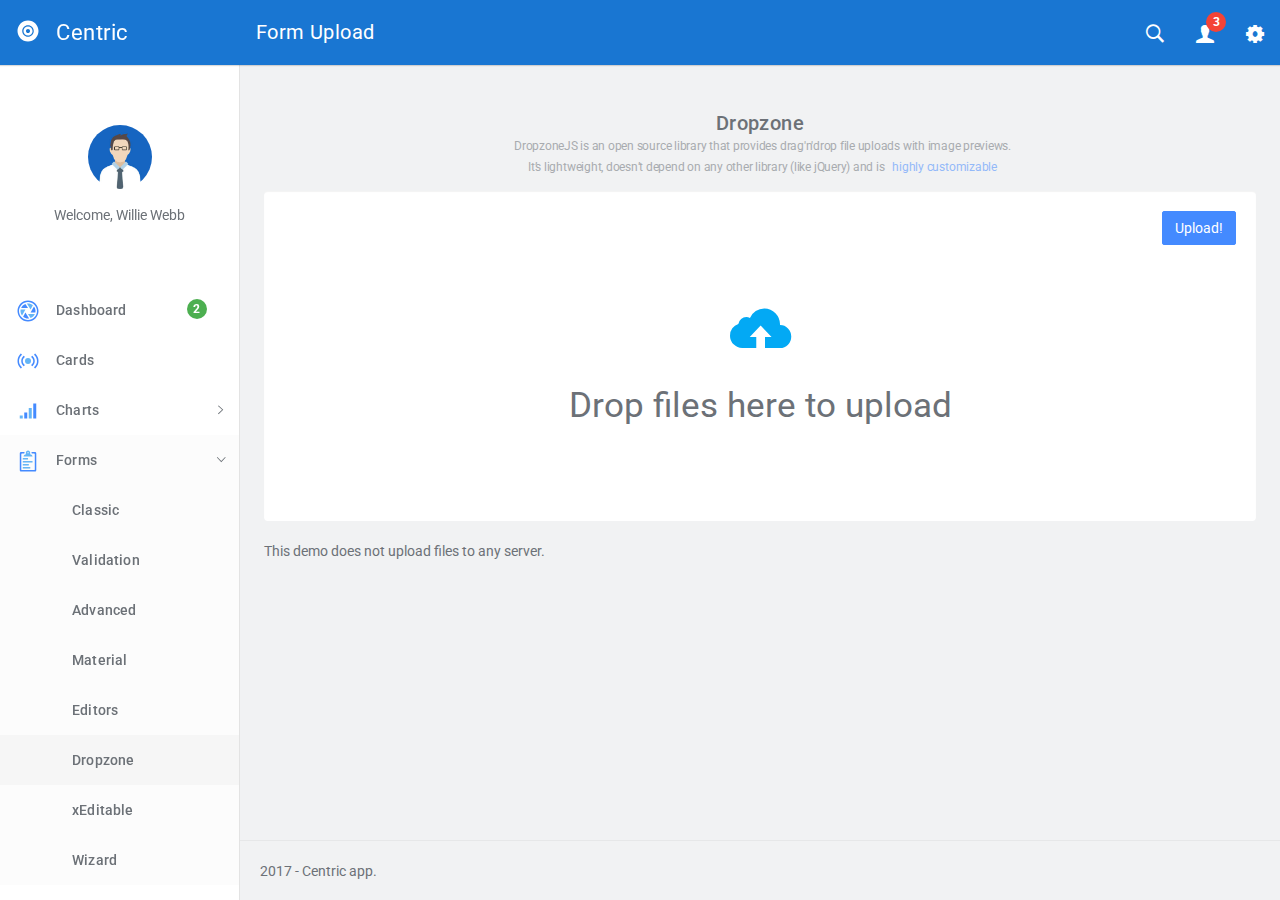
<file: src/dropzone.html>
<!DOCTYPE html>
<html lang="en">
  <head>
    <meta charset="utf-8">
    <meta name="viewport" content="width=device-width, initial-scale=1, maximum-scale=1">
    <meta name="description" content="Bootstrap Admin Template">
    <meta name="keywords" content="app, responsive, jquery, bootstrap, dashboard, admin">
    <title>Centric - Bootstrap Admin Template</title>
    <!-- Vendor styles-->
    <!-- build:css(../app) css/vendor.css-->
    <!-- Animate.CSS-->
    <link rel="stylesheet" href="assets/vendor/animate.css/animate.css">
    <!-- Bootstrap-->
    <link rel="stylesheet" href="assets/vendor/bootstrap/dist/css/bootstrap.min.css">
    <!-- Ionicons-->
    <link rel="stylesheet" href="assets/vendor/ionicons/css/ionicons.css">
    <!-- Bluimp Gallery-->
    <link rel="stylesheet" href="assets/vendor/blueimp-gallery/css/blueimp-gallery.css">
    <link rel="stylesheet" href="assets/vendor/blueimp-gallery/css/blueimp-gallery-indicator.css">
    <link rel="stylesheet" href="assets/vendor/blueimp-gallery/css/blueimp-gallery-video.css">
    <!-- Datepicker-->
    <link rel="stylesheet" href="assets/vendor/bootstrap-datepicker/dist/css/bootstrap-datepicker3.css">
    <!-- Rickshaw-->
    <link rel="stylesheet" href="assets/vendor/rickshaw/rickshaw.css">
    <!-- Select2-->
    <link rel="stylesheet" href="assets/vendor/select2/dist/css/select2.css">
    <!-- Clockpicker-->
    <link rel="stylesheet" href="assets/vendor/clockpicker/dist/bootstrap-clockpicker.css">
    <!-- Range Slider-->
    <link rel="stylesheet" href="assets/vendor/nouislider/distribute/nouislider.min.css">
    <!-- ColorPicker-->
    <link rel="stylesheet" href="assets/vendor/mjolnic-bootstrap-colorpicker/dist/css/bootstrap-colorpicker.css">
    <!-- Summernote-->
    <link rel="stylesheet" href="assets/vendor/summernote/dist/summernote.css">
    <!-- Dropzone-->
    <link rel="stylesheet" href="assets/vendor/dropzone/dist/basic.css">
    <link rel="stylesheet" href="assets/vendor/dropzone/dist/dropzone.css">
    <!-- Xeditable-->
    <link rel="stylesheet" href="assets/vendor/x-editable/dist/bootstrap3-editable/css/bootstrap-editable.css">
    <!-- Bootgrid-->
    <link rel="stylesheet" href="assets/vendor/jquery.bootgrid/dist/jquery.bootgrid.css">
    <!-- Datatables-->
    <link rel="stylesheet" href="assets/vendor/datatables/media/css/jquery.dataTables.css">
    <!-- Sweet Alert-->
    <link rel="stylesheet" href="assets/vendor/sweetalert/dist/sweetalert.css">
    <!-- Loaders.CSS-->
    <link rel="stylesheet" href="assets/vendor/loaders.css/loaders.css">
    <!-- Material Floating Button-->
    <link rel="stylesheet" href="assets/vendor/ng-material-floating-button/mfb/dist/mfb.css">
    <!-- Material Colors-->
    <link rel="stylesheet" href="assets/vendor/material-colors/dist/colors.css">
    <!-- endbuild-->
    <!-- Application styles-->
    <link rel="stylesheet" href="assets/css/app.css">
  </head>
  <body class="theme-1">
    <div class="layout-container">
      <!-- top navbar-->
      <header class="header-container">
        <nav>
          <ul class="visible-xs visible-sm">
            <li><a id="sidebar-toggler" href="#" class="menu-link menu-link-slide"><span><em></em></span></a></li>
          </ul>
          <ul class="hidden-xs">
            <li><a id="offcanvas-toggler" href="#" class="menu-link menu-link-slide"><span><em></em></span></a></li>
          </ul>
          <h2 class="header-title">Form Upload</h2>
          <ul class="pull-right">
            <li><a id="header-search" href="#" class="ripple"><em class="ion-ios-search-strong"></em></a></li>
            <li class="dropdown"><a href="#" data-toggle="dropdown" class="dropdown-toggle has-badge ripple"><em class="ion-person"></em><sup class="badge bg-danger">3</sup></a>
              <ul class="dropdown-menu dropdown-menu-right md-dropdown-menu">
                <li><a href="profile.html"><em class="ion-home icon-fw"></em>Profile</a></li>
                <li><a href="messages.html"><em class="ion-gear-a icon-fw"></em>Messages</a></li>
                <li role="presentation" class="divider"></li>
                <li><a href="user.login.html"><em class="ion-log-out icon-fw"></em>Logout</a></li>
              </ul>
            </li>
            <li><a id="header-settings" href="#" class="ripple"><em class="ion-gear-b"></em></a></li>
          </ul>
        </nav>
      </header>
      <!-- sidebar-->
      <aside class="sidebar-container">
        <div class="sidebar-header">
          <div class="pull-right pt-lg text-muted hidden"><em class="ion-close-round"></em></div><a href="#" class="sidebar-header-logo"><img src="assets/img/logo.png" data-svg-replace="assets/img/logo.svg" alt="Logo"><span class="sidebar-header-logo-text">Centric</span></a>
        </div>
        <div class="sidebar-content">
          <div class="sidebar-toolbar text-center"><a href=""><img src="assets/img/user/01.jpg" alt="Profile" class="img-circle thumb64"></a>
            <div class="mt">Welcome, Willie Webb</div>
          </div>
          <nav class="sidebar-nav">
            <ul>
              <li><a href="dashboard.html" class="ripple"><span class="pull-right nav-label"><span class="badge bg-success">2</span></span><span class="nav-icon"><img src="" data-svg-replace="assets/img/icons/aperture.svg" alt="MenuItem" class="hidden"></span><span>Dashboard</span></a></li>
              <li><a href="cards.html" class="ripple"><span class="pull-right nav-label"></span><span class="nav-icon"><img src="" data-svg-replace="assets/img/icons/radio-waves.svg" alt="MenuItem" class="hidden"></span><span>Cards</span></a></li>
              <li><a href="#" class="ripple"><span class="pull-right nav-caret"><em class="ion-ios-arrow-right"></em></span><span class="pull-right nav-label"></span><span class="nav-icon"><img src="" data-svg-replace="assets/img/icons/connection-bars.svg" alt="MenuItem" class="hidden"></span><span>Charts</span></a>
                <ul class="sidebar-subnav">
                  <li><a href="flot.html" class="ripple"><span class="pull-right nav-label"></span><span>Flot</span></a></li>
                  <li><a href="radial.html" class="ripple"><span class="pull-right nav-label"></span><span>Radial</span></a></li>
                  <li><a href="rickshaw.html" class="ripple"><span class="pull-right nav-label"></span><span>Rickshaw</span></a></li>
                </ul>
              </li>
              <li><a href="#" class="ripple"><span class="pull-right nav-caret"><em class="ion-ios-arrow-right"></em></span><span class="pull-right nav-label"></span><span class="nav-icon"><img src="" data-svg-replace="assets/img/icons/clipboard.svg" alt="MenuItem" class="hidden"></span><span>Forms</span></a>
                <ul class="sidebar-subnav">
                  <li><a href="forms.classic.html" class="ripple"><span class="pull-right nav-label"></span><span>Classic</span></a></li>
                  <li><a href="validation.html" class="ripple"><span class="pull-right nav-label"></span><span>Validation</span></a></li>
                  <li><a href="forms.advanced.html" class="ripple"><span class="pull-right nav-label"></span><span>Advanced</span></a></li>
                  <li><a href="material.html" class="ripple"><span class="pull-right nav-label"></span><span>Material</span></a></li>
                  <li><a href="editor.html" class="ripple"><span class="pull-right nav-label"></span><span>Editors</span></a></li>
                  <li><a href="dropzone.html" class="ripple"><span class="pull-right nav-label"></span><span>Dropzone</span></a></li>
                  <li><a href="xeditable.html" class="ripple"><span class="pull-right nav-label"></span><span>xEditable</span></a></li>
                  <li><a href="wizard.html" class="ripple"><span class="pull-right nav-label"></span><span>Wizard</span></a></li>
                </ul>
              </li>
              <li><a href="#" class="ripple"><span class="pull-right nav-caret"><em class="ion-ios-arrow-right"></em></span><span class="pull-right nav-label"></span><span class="nav-icon"><img src="" data-svg-replace="assets/img/icons/navicon.svg" alt="MenuItem" class="hidden"></span><span>Tables</span></a>
                <ul id="tables" class="sidebar-subnav">
                  <li><a href="tables.classic.html" class="ripple"><span class="pull-right nav-label"></span><span>Classic</span></a></li>
                  <li><a href="datatable.html" class="ripple"><span class="pull-right nav-label"></span><span>Datatable</span></a></li>
                  <li><a href="bootgrid.html" class="ripple"><span class="pull-right nav-label"></span><span>Bootgrid</span></a></li>
                </ul>
              </li>
              <li><a href="#" class="ripple"><span class="pull-right nav-caret"><em class="ion-ios-arrow-right"></em></span><span class="pull-right nav-label"></span><span class="nav-icon"><img src="" data-svg-replace="assets/img/icons/grid.svg" alt="MenuItem" class="hidden"></span><span>Layouts</span></a>
                <ul id="layouts" class="sidebar-subnav">
                  <li><a href="layouts.columns.html" class="ripple"><span class="pull-right nav-label"></span><span>Columns</span></a></li>
                  <li><a href="layouts.overlap.html" class="ripple"><span class="pull-right nav-label"></span><span>Overlap</span></a></li>
                  <li><a href="layouts.boxed.html" class="ripple"><span class="pull-right nav-label"></span><span>Boxed</span></a></li>
                  <li><a href="layouts.tabs.html" class="ripple"><span class="pull-right nav-label"></span><span>Tabs</span></a></li>
                  <li><a href="layouts.containers.html" class="ripple"><span class="pull-right nav-label"></span><span>Containers</span></a></li>
                </ul>
              </li>
              <li><a href="#" class="ripple"><span class="pull-right nav-caret"><em class="ion-ios-arrow-right"></em></span><span class="pull-right nav-label"></span><span class="nav-icon"><img src="" data-svg-replace="assets/img/icons/levels.svg" alt="MenuItem" class="hidden"></span><span>Elements</span></a>
                <ul id="elements" class="sidebar-subnav">
                  <li><a href="colors.html" class="ripple"><span class="pull-right nav-label"></span><span>Colors</span></a></li>
                  <li><a href="whiteframes.html" class="ripple"><span class="pull-right nav-label"></span><span>Whiteframes</span></a></li>
                  <li><a href="lists.html" class="ripple"><span class="pull-right nav-label"></span><span>Lists</span></a></li>
                  <li><a href="bootstrapui.html" class="ripple"><span class="pull-right nav-label"></span><span>Bootstrap</span></a></li>
                  <li><a href="buttons.html" class="ripple"><span class="pull-right nav-label"></span><span>Buttons</span></a></li>
                  <li><a href="sweetalert.html"><span class="pull-right nav-label"></span><span>Sweet-alert</span></a></li>
                  <li><a href="spinners.html" class="ripple"><span class="pull-right nav-label"></span><span>Spinners</span></a></li>
                  <li><a href="nestable.html" class="ripple"><span class="pull-right nav-label"></span><span>Nestable</span></a></li>
                  <li><a href="grid.html" class="ripple"><span class="pull-right nav-label"></span><span>Grid</span></a></li>
                  <li><a href="grid-masonry.html" class="ripple"><span class="pull-right nav-label"></span><span>Grid Masonry</span></a></li>
                  <li><a href="typography.html" class="ripple"><span class="pull-right nav-label"></span><span>Typography</span></a></li>
                  <li><a href="icons.html" class="ripple"><span class="pull-right nav-label"></span><span>Icons</span></a></li>
                  <li><a href="utilities.html" class="ripple"><span class="pull-right nav-label"></span><span>Utilities</span></a></li>
                </ul>
              </li>
              <li><a href="#" class="ripple"><span class="pull-right nav-caret"><em class="ion-ios-arrow-right"></em></span><span class="pull-right nav-label"></span><span class="nav-icon"><img src="" data-svg-replace="assets/img/icons/planet.svg" alt="MenuItem" class="hidden"></span><span>Maps</span></a>
                <ul id="maps" class="sidebar-subnav">
                  <li><a href="google-map-full.html" class="ripple"><span class="pull-right nav-label"></span><span>Google Maps Full</span></a></li>
                  <li><a href="google-map.html" class="ripple"><span class="pull-right nav-label"></span><span>Google Maps</span></a></li>
                  <li><a href="vector-map.html" class="ripple"><span class="pull-right nav-label"></span><span>Vector Maps</span></a></li>
                  <li><a href="datamaps.html" class="ripple"><span class="pull-right nav-label"></span><span>Datamaps</span></a></li>
                </ul>
              </li>
              <li><a href="#" class="ripple"><span class="pull-right nav-caret"><em class="ion-ios-arrow-right"></em></span><span class="pull-right nav-label"></span><span class="nav-icon"><img src="" data-svg-replace="assets/img/icons/ios-browsers.svg" alt="MenuItem" class="hidden"></span><span>Pages</span></a>
                <ul id="pages" class="sidebar-subnav">
                  <li><a href="timeline.html" class="ripple"><span class="pull-right nav-label"></span><span>Timeline</span></a></li>
                  <li><a href="invoice.html" class="ripple"><span class="pull-right nav-label"></span><span>Invoice</span></a></li>
                  <li><a href="pricing.html" class="ripple"><span class="pull-right nav-label"></span><span>Pricing</span></a></li>
                  <li><a href="contacts.html" class="ripple"><span class="pull-right nav-label"></span><span>Contacts</span></a></li>
                  <li><a href="faq.html" class="ripple"><span class="pull-right nav-label"></span><span>FAQ</span></a></li>
                  <li><a href="projects.html" class="ripple"><span class="pull-right nav-label"></span><span>Projects</span></a></li>
                  <li><a href="blog.html" class="ripple"><span class="pull-right nav-label"></span><span>Blog</span></a></li>
                  <li><a href="blog.article.html" class="ripple"><span class="pull-right nav-label"></span><span>Article</span></a></li>
                  <li><a href="profile.html" class="ripple"><span class="pull-right nav-label"></span><span>Profile</span></a></li>
                  <li><a href="gallery.html" class="ripple"><span class="pull-right nav-label"></span><span>Gallery</span></a></li>
                  <li><a href="wall.html" class="ripple"><span class="pull-right nav-label"></span><span>Wall</span></a></li>
                  <li><a href="search.html" class="ripple"><span class="pull-right nav-label"></span><span>Search</span></a></li>
                  <li><a href="messages.html" class="ripple"><span class="pull-right nav-label"></span><span>Messages Board</span></a></li>
                </ul>
              </li>
              <li><a href="#" class="ripple"><span class="pull-right nav-caret"><em class="ion-ios-arrow-right"></em></span><span class="pull-right nav-label"></span><span class="nav-icon"><img src="" data-svg-replace="assets/img/icons/person-stalker.svg" alt="MenuItem" class="hidden"></span><span>User</span></a>
                <ul id="user" class="sidebar-subnav">
                  <li><a href="login.html" class="ripple"><span class="pull-right nav-label"></span><span>Login</span></a></li>
                  <li><a href="signup.html" class="ripple"><span class="pull-right nav-label"></span><span>Signup</span></a></li>
                  <li><a href="lock.html" class="ripple"><span class="pull-right nav-label"></span><span>Lock</span></a></li>
                  <li><a href="recover.html" class="ripple"><span class="pull-right nav-label"></span><span>Recover</span></a></li>
                </ul>
              </li>
              <li><a href="../../angularjs/" class="ripple"><span class="nav-icon"><em class="ion-android-open"></em></span><span>AngularJS</span></a></li>
            </ul>
          </nav>
        </div>
      </aside>
      <div class="sidebar-layout-obfuscator"></div>
      <!-- Main section-->
      <main class="main-container">
        <!-- Page content-->
        <section>
          <div class="container container-lg">
            <h5 class="text-center">Dropzone<br><small>DropzoneJS is an open source library that provides drag&apos;n&apos;drop file uploads with image previews.</small><br><small class="spr">It’s lightweight, doesn’t depend on any other library (like jQuery) and is</small><small><a href="http://www.dropzonejs.com/" target="_blank">highly customizable</a></small></h5>
            <form id="dropzone-area" action="#" class="well dropzone">
              <div class="dropzone-previews"></div>
              <button type="submit" class="btn btn-primary pull-right">Upload!</button>
            </form>
            <p>This demo does not upload files to any server.</p>
          </div>
        </section>
        <!-- Page footer-->
        <footer><span>2017 - Centric app.</span></footer>
      </main>
    </div>
    <!-- Search template-->
    <div tabindex="-1" role="dialog" class="modal modal-top fade modal-search">
      <div class="modal-dialog">
        <div class="modal-content">
          <div class="modal-body">
            <div class="pull-left">
              <button type="button" data-dismiss="modal" class="btn btn-flat"><em class="ion-arrow-left-c icon-24"></em></button>
            </div>
            <div class="pull-right">
              <button type="button" class="btn btn-flat"><em class="ion-android-microphone icon-24"></em></button>
            </div>
            <form action="#" class="oh">
              <div class="mda-form-control pt0">
                <input type="text" placeholder="Search.." data-localize="header.SEARCH" class="form-control header-input-search">
                <div class="mda-form-control-line"></div>
              </div>
            </form>
          </div>
        </div>
      </div>
    </div>
    <!-- End Search template-->
    <!-- Settings template-->
    <div tabindex="-1" role="dialog" class="modal-settings modal modal-right fade">
      <div class="modal-dialog modal-lg">
        <div class="modal-content">
          <div class="modal-header">
            <div data-dismiss="modal" class="pull-right clickable"><em class="ion-close-round text-soft"></em></div>
            <h4 class="modal-title"><span>Settings</span></h4>
          </div>
          <div class="modal-body">
            <div class="clearfix mb">
              <div class="pull-left wd-tiny mb">
                <div class="setting-color">
                  <label class="preview-theme-1">
                    <input type="radio" checked="checked" name="setting-theme" value="0"><span class="ion-checkmark-round"></span>
                    <div class="t-grid">
                      <div class="t-row">
                        <div class="t-col preview-header"></div>
                        <div class="t-col preview-sidebar"></div>
                        <div class="t-col preview-content"></div>
                      </div>
                    </div>
                  </label>
                </div>
              </div>
              <div class="pull-left wd-tiny mb">
                <div class="setting-color">
                  <label class="preview-theme-2">
                    <input type="radio" name="setting-theme" value="1"><span class="ion-checkmark-round"></span>
                    <div class="t-grid">
                      <div class="t-row">
                        <div class="t-col preview-header"></div>
                        <div class="t-col preview-sidebar"></div>
                        <div class="t-col preview-content"></div>
                      </div>
                    </div>
                  </label>
                </div>
              </div>
              <div class="pull-left wd-tiny mb">
                <div class="setting-color">
                  <label class="preview-theme-3">
                    <input type="radio" name="setting-theme" value="2"><span class="ion-checkmark-round"></span>
                    <div class="t-grid">
                      <div class="t-row">
                        <div class="t-col preview-header"></div>
                        <div class="t-col preview-sidebar"></div>
                        <div class="t-col preview-content"></div>
                      </div>
                    </div>
                  </label>
                </div>
              </div>
              <div class="pull-left wd-tiny mb">
                <div class="setting-color">
                  <label class="preview-theme-4">
                    <input type="radio" name="setting-theme" value="3"><span class="ion-checkmark-round"></span>
                    <div class="t-grid">
                      <div class="t-row">
                        <div class="t-col preview-header"></div>
                        <div class="t-col preview-sidebar"></div>
                        <div class="t-col preview-content"></div>
                      </div>
                    </div>
                  </label>
                </div>
              </div>
              <div class="pull-left wd-tiny mb">
                <div class="setting-color">
                  <label class="preview-theme-5">
                    <input type="radio" name="setting-theme" value="4"><span class="ion-checkmark-round"></span>
                    <div class="t-grid">
                      <div class="t-row">
                        <div class="t-col preview-header"></div>
                        <div class="t-col preview-sidebar"></div>
                        <div class="t-col preview-content"></div>
                      </div>
                    </div>
                  </label>
                </div>
              </div>
              <div class="pull-left wd-tiny mb">
                <div class="setting-color">
                  <label class="preview-theme-6">
                    <input type="radio" name="setting-theme" value="5"><span class="ion-checkmark-round"></span>
                    <div class="t-grid">
                      <div class="t-row">
                        <div class="t-col preview-header"></div>
                        <div class="t-col preview-sidebar"></div>
                        <div class="t-col preview-content"></div>
                      </div>
                    </div>
                  </label>
                </div>
              </div>
              <div class="pull-left wd-tiny mb">
                <div class="setting-color">
                  <label class="preview-theme-7">
                    <input type="radio" name="setting-theme" value="6"><span class="ion-checkmark-round"></span>
                    <div class="t-grid">
                      <div class="t-row">
                        <div class="t-col preview-header"></div>
                        <div class="t-col preview-sidebar"></div>
                        <div class="t-col preview-content"></div>
                      </div>
                    </div>
                  </label>
                </div>
              </div>
              <div class="pull-left wd-tiny mb">
                <div class="setting-color">
                  <label class="preview-theme-8">
                    <input type="radio" name="setting-theme" value="7"><span class="ion-checkmark-round"></span>
                    <div class="t-grid">
                      <div class="t-row">
                        <div class="t-col preview-header"></div>
                        <div class="t-col preview-sidebar"></div>
                        <div class="t-col preview-content"></div>
                      </div>
                    </div>
                  </label>
                </div>
              </div>
              <div class="pull-left wd-tiny mb">
                <div class="setting-color">
                  <label class="preview-theme-9">
                    <input type="radio" name="setting-theme" value="8"><span class="ion-checkmark-round"></span>
                    <div class="t-grid">
                      <div class="t-row">
                        <div class="t-col preview-header"></div>
                        <div class="t-col preview-sidebar"></div>
                        <div class="t-col preview-content"></div>
                      </div>
                    </div>
                  </label>
                </div>
              </div>
            </div>
            <hr>
            <p>
              <label class="mda-checkbox">
                <input id="sidebar-showheader" type="checkbox" checked=""><em class="bg-indigo-500"></em>Sidebar header
              </label>
            </p>
            <p>
              <label class="mda-checkbox">
                <input id="sidebar-showtoolbar" type="checkbox" checked=""><em class="bg-indigo-500"></em>Sidebar toolbar
              </label>
            </p>
            <p>
              <label class="mda-checkbox">
                <input id="sidebar-offcanvas" type="checkbox"><em class="bg-indigo-500"></em>Sidebar offcanvas
              </label>
            </p>
            <hr>
            <p>Navigation icon</p>
            <p>
              <label class="mda-radio">
                <input type="radio" name="headerMenulink" value="menu-link-close"><em class="bg-indigo-500"></em>Close icon
              </label>
            </p>
            <p>
              <label class="mda-radio">
                <input type="radio" checked="" name="headerMenulink" value="menu-link-slide"><em class="bg-indigo-500"></em>Slide arrow
              </label>
            </p>
            <p>
              <label class="mda-radio">
                <input type="radio" name="headerMenulink" value="menu-link-arrow"><em class="bg-indigo-500"></em>Big arrow
              </label>
            </p>
            <hr>
            <button type="button" data-toggle-fullscreen="" class="btn btn-default btn-raised">Toggle fullscreen</button>
            <hr>
            <p>Change language</p>
            <!-- START Language list-->
            <div class="btn-group">
              <button type="button" data-toggle="dropdown" class="btn btn-default btn-block btn-raised">English</button>
              <ul role="menu" class="dropdown-menu dropdown-menu-right animated fadeInUpShort">
                <li><a href="#" data-set-lang="en">English</a></li>
                <li><a href="#" data-set-lang="es">Spanish</a></li>
              </ul>
            </div>
            <!-- END Language list-->
          </div>
        </div>
      </div>
    </div>
    <!-- End Settings template-->
    <!-- Google Maps API-->
    <script type="text/javascript" src="http://maps.google.com/maps/api/js?key=AIzaSyD_MleSHludEfiKUi1CCyumkv74Pm4u8Is"></script>
    <!-- build:js(../app) js/vendor.js-->
    <!-- Modernizr-->
    <script src="assets/vendor/modernizr/modernizr.custom.js"></script>
    <!-- jQuery-->
    <script src="assets/vendor/jquery/dist/jquery.js"></script>
    <!-- Bootstrap-->
    <script src="assets/vendor/bootstrap/dist/js/bootstrap.js"></script>
    <!-- jQuery Browser-->
    <script src="assets/vendor/jquery.browser/dist/jquery.browser.js"></script>
    <!-- Material Colors-->
    <script src="assets/vendor/material-colors/dist/colors.js"></script>
    <!-- Bootstrap Filestyle-->
    <script src="assets/vendor/bootstrap-filestyle/src/bootstrap-filestyle.js"></script>
    <!-- Flot charts-->
    <script src="assets/vendor/flot/jquery.flot.js"></script>
    <script src="assets/vendor/flot/jquery.flot.categories.js"></script>
    <script src="assets/vendor/flot-spline/js/jquery.flot.spline.js"></script>
    <script src="assets/vendor/flot.tooltip/js/jquery.flot.tooltip.js"></script>
    <script src="assets/vendor/flot/jquery.flot.resize.js"></script>
    <script src="assets/vendor/flot/jquery.flot.pie.js"></script>
    <script src="assets/vendor/flot/jquery.flot.time.js"></script>
    <script src="assets/vendor/sidebysideimproved/jquery.flot.orderBars.js"></script>
    <!-- jVector Maps-->
    <script src="assets/vendor/ika.jvectormap/jquery-jvectormap-1.2.2.min.js"></script>
    <script src="assets/vendor/ika.jvectormap/jquery-jvectormap-us-mill-en.js"></script>
    <script src="assets/vendor/ika.jvectormap/jquery-jvectormap-world-mill-en.js"></script>
    <!-- Easypie Charts-->
    <script src="assets/vendor/jquery.easy-pie-chart/dist/jquery.easypiechart.js"></script>
    <!-- Screenfull-->
    <script src="assets/vendor/screenfull/dist/screenfull.js"></script>
    <!-- Sparkline-->
    <script src="assets/vendor/sparkline/index.js"></script>
    <!-- Datepicker-->
    <script src="assets/vendor/bootstrap-datepicker/js/bootstrap-datepicker.js"></script>
    <!-- jQuery Knob charts-->
    <script src="assets/vendor/jquery-knob/js/jquery.knob.js"></script>
    <!-- Rickshaw-->
    <script src="assets/vendor/d3/d3.js"></script>
    <script src="assets/vendor/rickshaw/rickshaw.js"></script>
    <!-- jQuery Form Validation-->
    <script src="assets/vendor/jquery-validation/dist/jquery.validate.js"></script>
    <script src="assets/vendor/jquery-validation/dist/additional-methods.js"></script>
    <!-- JQUERY STEPS-->
    <script src="assets/vendor/jquery.steps/build/jquery.steps.js"></script>
    <!-- Select2-->
    <script src="assets/vendor/select2/dist/js/select2.js"></script>
    <!-- Clockpicker-->
    <script src="assets/vendor/clockpicker/dist/bootstrap-clockpicker.js"></script>
    <!-- Range Slider-->
    <script src="assets/vendor/nouislider/distribute/nouislider.js"></script>
    <!-- ColorPicker-->
    <script src="assets/vendor/mjolnic-bootstrap-colorpicker/dist/js/bootstrap-colorpicker.js"></script>
    <!-- Summernote-->
    <script src="assets/vendor/summernote/dist/summernote.js"></script>
    <!-- Dropzone-->
    <script src="assets/vendor/dropzone/dist/dropzone.js"></script>
    <!-- Xeditable-->
    <script src="assets/vendor/x-editable/dist/bootstrap3-editable/js/bootstrap-editable.js"></script>
    <!-- Momentjs-->
    <script src="assets/vendor/moment/min/moment-with-locales.js"></script>
    <!-- Google Maps-->
    <script src="assets/vendor/gmaps/gmaps.js"></script>
    <!-- Bootgrid-->
    <script src="assets/vendor/jquery.bootgrid/dist/jquery.bootgrid.js"></script>
    <script src="assets/vendor/jquery.bootgrid/dist/jquery.bootgrid.fa.js"></script>
    <!-- Datatables-->
    <script src="assets/vendor/datatables/media/js/jquery.dataTables.js"></script>
    <!-- Nestable-->
    <script src="assets/vendor/nestable/jquery.nestable.js"></script>
    <!-- Sweet Alert-->
    <script src="assets/vendor/sweetalert/dist/sweetalert-dev.js"></script>
    <!-- Masonry-->
    <script src="assets/vendor/masonry/dist/masonry.pkgd.js"></script>
    <!-- Images Loaded-->
    <script src="assets/vendor/imagesloaded/imagesloaded.pkgd.js"></script>
    <!-- Loaders.CSS-->
    <script src="assets/vendor/loaders.css/loaders.css.js"></script>
    <!-- jQuery Localize-->
    <script src="assets/vendor/jquery-localize-i18n/dist/jquery.localize.js"></script>
    <!-- Blueimp Gallery-->
    <script src="assets/vendor/blueimp-gallery/js/blueimp-helper.js"></script>
    <script src="assets/vendor/blueimp-gallery/js/blueimp-gallery.js"></script>
    <script src="assets/vendor/blueimp-gallery/js/blueimp-gallery-fullscreen.js"></script>
    <script src="assets/vendor/blueimp-gallery/js/blueimp-gallery-indicator.js"></script>
    <script src="assets/vendor/blueimp-gallery/js/blueimp-gallery-video.js"></script>
    <script src="assets/vendor/blueimp-gallery/js/blueimp-gallery-vimeo.js"></script>
    <script src="assets/vendor/blueimp-gallery/js/blueimp-gallery-youtube.js"></script>
    <script src="assets/vendor/blueimp-gallery/js/jquery.blueimp-gallery.js"></script>
    <!-- Datamaps-->
    <script src="assets/vendor/topojson/topojson.min.js"></script>
    <script src="assets/vendor/datamaps/dist/datamaps.all.js"></script>
    <!-- endbuild-->
    <!-- App script-->
    <script src="assets/js/app.js"></script>
  </body>
</html>
</file>
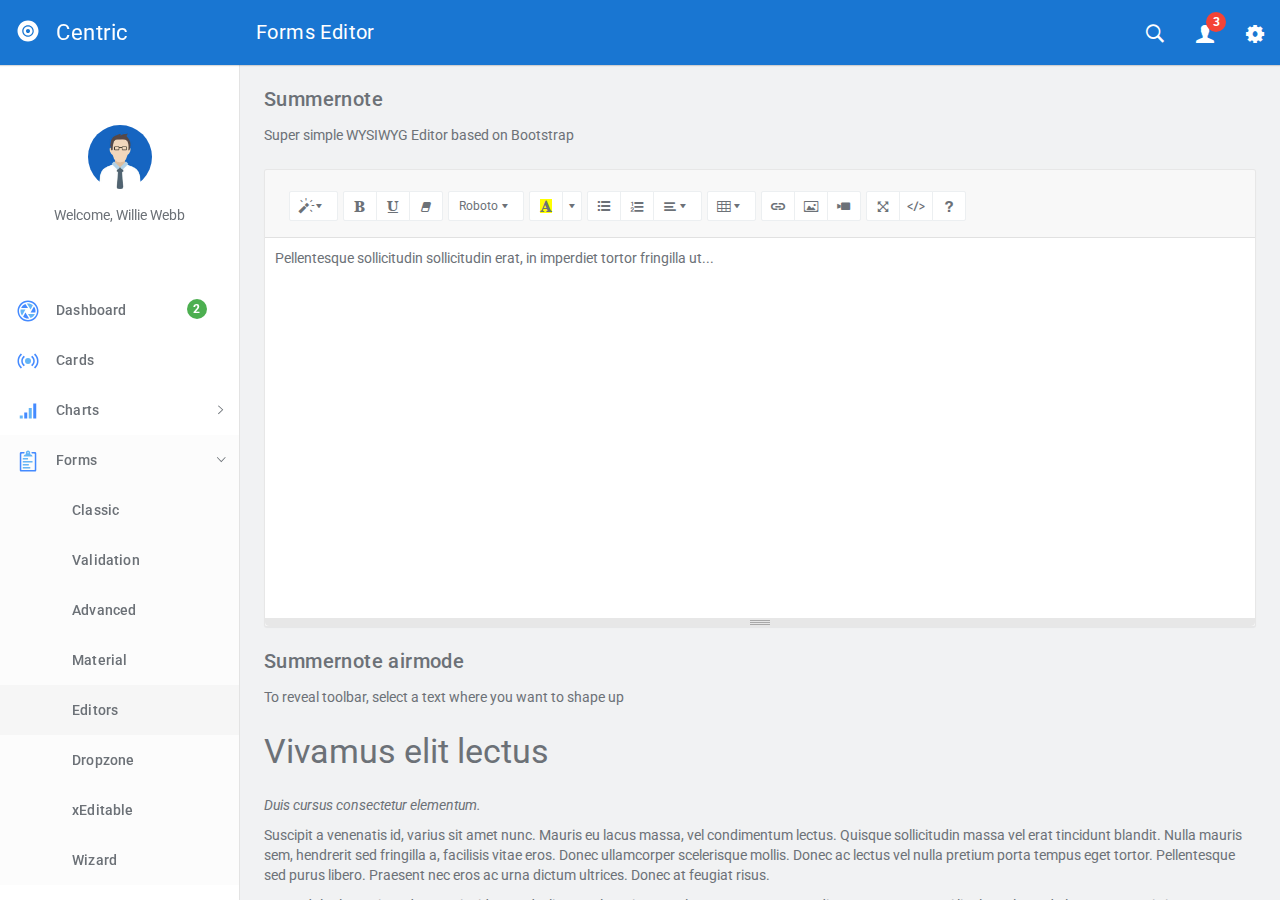
<file: src/editor.html>
<!DOCTYPE html>
<html lang="en">
  <head>
    <meta charset="utf-8">
    <meta name="viewport" content="width=device-width, initial-scale=1, maximum-scale=1">
    <meta name="description" content="Bootstrap Admin Template">
    <meta name="keywords" content="app, responsive, jquery, bootstrap, dashboard, admin">
    <title>Centric - Bootstrap Admin Template</title>
    <!-- Vendor styles-->
    <!-- build:css(../app) css/vendor.css-->
    <!-- Animate.CSS-->
    <link rel="stylesheet" href="assets/vendor/animate.css/animate.css">
    <!-- Bootstrap-->
    <link rel="stylesheet" href="assets/vendor/bootstrap/dist/css/bootstrap.min.css">
    <!-- Ionicons-->
    <link rel="stylesheet" href="assets/vendor/ionicons/css/ionicons.css">
    <!-- Bluimp Gallery-->
    <link rel="stylesheet" href="assets/vendor/blueimp-gallery/css/blueimp-gallery.css">
    <link rel="stylesheet" href="assets/vendor/blueimp-gallery/css/blueimp-gallery-indicator.css">
    <link rel="stylesheet" href="assets/vendor/blueimp-gallery/css/blueimp-gallery-video.css">
    <!-- Datepicker-->
    <link rel="stylesheet" href="assets/vendor/bootstrap-datepicker/dist/css/bootstrap-datepicker3.css">
    <!-- Rickshaw-->
    <link rel="stylesheet" href="assets/vendor/rickshaw/rickshaw.css">
    <!-- Select2-->
    <link rel="stylesheet" href="assets/vendor/select2/dist/css/select2.css">
    <!-- Clockpicker-->
    <link rel="stylesheet" href="assets/vendor/clockpicker/dist/bootstrap-clockpicker.css">
    <!-- Range Slider-->
    <link rel="stylesheet" href="assets/vendor/nouislider/distribute/nouislider.min.css">
    <!-- ColorPicker-->
    <link rel="stylesheet" href="assets/vendor/mjolnic-bootstrap-colorpicker/dist/css/bootstrap-colorpicker.css">
    <!-- Summernote-->
    <link rel="stylesheet" href="assets/vendor/summernote/dist/summernote.css">
    <!-- Dropzone-->
    <link rel="stylesheet" href="assets/vendor/dropzone/dist/basic.css">
    <link rel="stylesheet" href="assets/vendor/dropzone/dist/dropzone.css">
    <!-- Xeditable-->
    <link rel="stylesheet" href="assets/vendor/x-editable/dist/bootstrap3-editable/css/bootstrap-editable.css">
    <!-- Bootgrid-->
    <link rel="stylesheet" href="assets/vendor/jquery.bootgrid/dist/jquery.bootgrid.css">
    <!-- Datatables-->
    <link rel="stylesheet" href="assets/vendor/datatables/media/css/jquery.dataTables.css">
    <!-- Sweet Alert-->
    <link rel="stylesheet" href="assets/vendor/sweetalert/dist/sweetalert.css">
    <!-- Loaders.CSS-->
    <link rel="stylesheet" href="assets/vendor/loaders.css/loaders.css">
    <!-- Material Floating Button-->
    <link rel="stylesheet" href="assets/vendor/ng-material-floating-button/mfb/dist/mfb.css">
    <!-- Material Colors-->
    <link rel="stylesheet" href="assets/vendor/material-colors/dist/colors.css">
    <!-- endbuild-->
    <!-- Application styles-->
    <link rel="stylesheet" href="assets/css/app.css">
  </head>
  <body class="theme-1">
    <div class="layout-container">
      <!-- top navbar-->
      <header class="header-container">
        <nav>
          <ul class="visible-xs visible-sm">
            <li><a id="sidebar-toggler" href="#" class="menu-link menu-link-slide"><span><em></em></span></a></li>
          </ul>
          <ul class="hidden-xs">
            <li><a id="offcanvas-toggler" href="#" class="menu-link menu-link-slide"><span><em></em></span></a></li>
          </ul>
          <h2 class="header-title">Forms Editor</h2>
          <ul class="pull-right">
            <li><a id="header-search" href="#" class="ripple"><em class="ion-ios-search-strong"></em></a></li>
            <li class="dropdown"><a href="#" data-toggle="dropdown" class="dropdown-toggle has-badge ripple"><em class="ion-person"></em><sup class="badge bg-danger">3</sup></a>
              <ul class="dropdown-menu dropdown-menu-right md-dropdown-menu">
                <li><a href="profile.html"><em class="ion-home icon-fw"></em>Profile</a></li>
                <li><a href="messages.html"><em class="ion-gear-a icon-fw"></em>Messages</a></li>
                <li role="presentation" class="divider"></li>
                <li><a href="user.login.html"><em class="ion-log-out icon-fw"></em>Logout</a></li>
              </ul>
            </li>
            <li><a id="header-settings" href="#" class="ripple"><em class="ion-gear-b"></em></a></li>
          </ul>
        </nav>
      </header>
      <!-- sidebar-->
      <aside class="sidebar-container">
        <div class="sidebar-header">
          <div class="pull-right pt-lg text-muted hidden"><em class="ion-close-round"></em></div><a href="#" class="sidebar-header-logo"><img src="assets/img/logo.png" data-svg-replace="assets/img/logo.svg" alt="Logo"><span class="sidebar-header-logo-text">Centric</span></a>
        </div>
        <div class="sidebar-content">
          <div class="sidebar-toolbar text-center"><a href=""><img src="assets/img/user/01.jpg" alt="Profile" class="img-circle thumb64"></a>
            <div class="mt">Welcome, Willie Webb</div>
          </div>
          <nav class="sidebar-nav">
            <ul>
              <li><a href="dashboard.html" class="ripple"><span class="pull-right nav-label"><span class="badge bg-success">2</span></span><span class="nav-icon"><img src="" data-svg-replace="assets/img/icons/aperture.svg" alt="MenuItem" class="hidden"></span><span>Dashboard</span></a></li>
              <li><a href="cards.html" class="ripple"><span class="pull-right nav-label"></span><span class="nav-icon"><img src="" data-svg-replace="assets/img/icons/radio-waves.svg" alt="MenuItem" class="hidden"></span><span>Cards</span></a></li>
              <li><a href="#" class="ripple"><span class="pull-right nav-caret"><em class="ion-ios-arrow-right"></em></span><span class="pull-right nav-label"></span><span class="nav-icon"><img src="" data-svg-replace="assets/img/icons/connection-bars.svg" alt="MenuItem" class="hidden"></span><span>Charts</span></a>
                <ul class="sidebar-subnav">
                  <li><a href="flot.html" class="ripple"><span class="pull-right nav-label"></span><span>Flot</span></a></li>
                  <li><a href="radial.html" class="ripple"><span class="pull-right nav-label"></span><span>Radial</span></a></li>
                  <li><a href="rickshaw.html" class="ripple"><span class="pull-right nav-label"></span><span>Rickshaw</span></a></li>
                </ul>
              </li>
              <li><a href="#" class="ripple"><span class="pull-right nav-caret"><em class="ion-ios-arrow-right"></em></span><span class="pull-right nav-label"></span><span class="nav-icon"><img src="" data-svg-replace="assets/img/icons/clipboard.svg" alt="MenuItem" class="hidden"></span><span>Forms</span></a>
                <ul class="sidebar-subnav">
                  <li><a href="forms.classic.html" class="ripple"><span class="pull-right nav-label"></span><span>Classic</span></a></li>
                  <li><a href="validation.html" class="ripple"><span class="pull-right nav-label"></span><span>Validation</span></a></li>
                  <li><a href="forms.advanced.html" class="ripple"><span class="pull-right nav-label"></span><span>Advanced</span></a></li>
                  <li><a href="material.html" class="ripple"><span class="pull-right nav-label"></span><span>Material</span></a></li>
                  <li><a href="editor.html" class="ripple"><span class="pull-right nav-label"></span><span>Editors</span></a></li>
                  <li><a href="dropzone.html" class="ripple"><span class="pull-right nav-label"></span><span>Dropzone</span></a></li>
                  <li><a href="xeditable.html" class="ripple"><span class="pull-right nav-label"></span><span>xEditable</span></a></li>
                  <li><a href="wizard.html" class="ripple"><span class="pull-right nav-label"></span><span>Wizard</span></a></li>
                </ul>
              </li>
              <li><a href="#" class="ripple"><span class="pull-right nav-caret"><em class="ion-ios-arrow-right"></em></span><span class="pull-right nav-label"></span><span class="nav-icon"><img src="" data-svg-replace="assets/img/icons/navicon.svg" alt="MenuItem" class="hidden"></span><span>Tables</span></a>
                <ul id="tables" class="sidebar-subnav">
                  <li><a href="tables.classic.html" class="ripple"><span class="pull-right nav-label"></span><span>Classic</span></a></li>
                  <li><a href="datatable.html" class="ripple"><span class="pull-right nav-label"></span><span>Datatable</span></a></li>
                  <li><a href="bootgrid.html" class="ripple"><span class="pull-right nav-label"></span><span>Bootgrid</span></a></li>
                </ul>
              </li>
              <li><a href="#" class="ripple"><span class="pull-right nav-caret"><em class="ion-ios-arrow-right"></em></span><span class="pull-right nav-label"></span><span class="nav-icon"><img src="" data-svg-replace="assets/img/icons/grid.svg" alt="MenuItem" class="hidden"></span><span>Layouts</span></a>
                <ul id="layouts" class="sidebar-subnav">
                  <li><a href="layouts.columns.html" class="ripple"><span class="pull-right nav-label"></span><span>Columns</span></a></li>
                  <li><a href="layouts.overlap.html" class="ripple"><span class="pull-right nav-label"></span><span>Overlap</span></a></li>
                  <li><a href="layouts.boxed.html" class="ripple"><span class="pull-right nav-label"></span><span>Boxed</span></a></li>
                  <li><a href="layouts.tabs.html" class="ripple"><span class="pull-right nav-label"></span><span>Tabs</span></a></li>
                  <li><a href="layouts.containers.html" class="ripple"><span class="pull-right nav-label"></span><span>Containers</span></a></li>
                </ul>
              </li>
              <li><a href="#" class="ripple"><span class="pull-right nav-caret"><em class="ion-ios-arrow-right"></em></span><span class="pull-right nav-label"></span><span class="nav-icon"><img src="" data-svg-replace="assets/img/icons/levels.svg" alt="MenuItem" class="hidden"></span><span>Elements</span></a>
                <ul id="elements" class="sidebar-subnav">
                  <li><a href="colors.html" class="ripple"><span class="pull-right nav-label"></span><span>Colors</span></a></li>
                  <li><a href="whiteframes.html" class="ripple"><span class="pull-right nav-label"></span><span>Whiteframes</span></a></li>
                  <li><a href="lists.html" class="ripple"><span class="pull-right nav-label"></span><span>Lists</span></a></li>
                  <li><a href="bootstrapui.html" class="ripple"><span class="pull-right nav-label"></span><span>Bootstrap</span></a></li>
                  <li><a href="buttons.html" class="ripple"><span class="pull-right nav-label"></span><span>Buttons</span></a></li>
                  <li><a href="sweetalert.html"><span class="pull-right nav-label"></span><span>Sweet-alert</span></a></li>
                  <li><a href="spinners.html" class="ripple"><span class="pull-right nav-label"></span><span>Spinners</span></a></li>
                  <li><a href="nestable.html" class="ripple"><span class="pull-right nav-label"></span><span>Nestable</span></a></li>
                  <li><a href="grid.html" class="ripple"><span class="pull-right nav-label"></span><span>Grid</span></a></li>
                  <li><a href="grid-masonry.html" class="ripple"><span class="pull-right nav-label"></span><span>Grid Masonry</span></a></li>
                  <li><a href="typography.html" class="ripple"><span class="pull-right nav-label"></span><span>Typography</span></a></li>
                  <li><a href="icons.html" class="ripple"><span class="pull-right nav-label"></span><span>Icons</span></a></li>
                  <li><a href="utilities.html" class="ripple"><span class="pull-right nav-label"></span><span>Utilities</span></a></li>
                </ul>
              </li>
              <li><a href="#" class="ripple"><span class="pull-right nav-caret"><em class="ion-ios-arrow-right"></em></span><span class="pull-right nav-label"></span><span class="nav-icon"><img src="" data-svg-replace="assets/img/icons/planet.svg" alt="MenuItem" class="hidden"></span><span>Maps</span></a>
                <ul id="maps" class="sidebar-subnav">
                  <li><a href="google-map-full.html" class="ripple"><span class="pull-right nav-label"></span><span>Google Maps Full</span></a></li>
                  <li><a href="google-map.html" class="ripple"><span class="pull-right nav-label"></span><span>Google Maps</span></a></li>
                  <li><a href="vector-map.html" class="ripple"><span class="pull-right nav-label"></span><span>Vector Maps</span></a></li>
                  <li><a href="datamaps.html" class="ripple"><span class="pull-right nav-label"></span><span>Datamaps</span></a></li>
                </ul>
              </li>
              <li><a href="#" class="ripple"><span class="pull-right nav-caret"><em class="ion-ios-arrow-right"></em></span><span class="pull-right nav-label"></span><span class="nav-icon"><img src="" data-svg-replace="assets/img/icons/ios-browsers.svg" alt="MenuItem" class="hidden"></span><span>Pages</span></a>
                <ul id="pages" class="sidebar-subnav">
                  <li><a href="timeline.html" class="ripple"><span class="pull-right nav-label"></span><span>Timeline</span></a></li>
                  <li><a href="invoice.html" class="ripple"><span class="pull-right nav-label"></span><span>Invoice</span></a></li>
                  <li><a href="pricing.html" class="ripple"><span class="pull-right nav-label"></span><span>Pricing</span></a></li>
                  <li><a href="contacts.html" class="ripple"><span class="pull-right nav-label"></span><span>Contacts</span></a></li>
                  <li><a href="faq.html" class="ripple"><span class="pull-right nav-label"></span><span>FAQ</span></a></li>
                  <li><a href="projects.html" class="ripple"><span class="pull-right nav-label"></span><span>Projects</span></a></li>
                  <li><a href="blog.html" class="ripple"><span class="pull-right nav-label"></span><span>Blog</span></a></li>
                  <li><a href="blog.article.html" class="ripple"><span class="pull-right nav-label"></span><span>Article</span></a></li>
                  <li><a href="profile.html" class="ripple"><span class="pull-right nav-label"></span><span>Profile</span></a></li>
                  <li><a href="gallery.html" class="ripple"><span class="pull-right nav-label"></span><span>Gallery</span></a></li>
                  <li><a href="wall.html" class="ripple"><span class="pull-right nav-label"></span><span>Wall</span></a></li>
                  <li><a href="search.html" class="ripple"><span class="pull-right nav-label"></span><span>Search</span></a></li>
                  <li><a href="messages.html" class="ripple"><span class="pull-right nav-label"></span><span>Messages Board</span></a></li>
                </ul>
              </li>
              <li><a href="#" class="ripple"><span class="pull-right nav-caret"><em class="ion-ios-arrow-right"></em></span><span class="pull-right nav-label"></span><span class="nav-icon"><img src="" data-svg-replace="assets/img/icons/person-stalker.svg" alt="MenuItem" class="hidden"></span><span>User</span></a>
                <ul id="user" class="sidebar-subnav">
                  <li><a href="login.html" class="ripple"><span class="pull-right nav-label"></span><span>Login</span></a></li>
                  <li><a href="signup.html" class="ripple"><span class="pull-right nav-label"></span><span>Signup</span></a></li>
                  <li><a href="lock.html" class="ripple"><span class="pull-right nav-label"></span><span>Lock</span></a></li>
                  <li><a href="recover.html" class="ripple"><span class="pull-right nav-label"></span><span>Recover</span></a></li>
                </ul>
              </li>
              <li><a href="../../angularjs/" class="ripple"><span class="nav-icon"><em class="ion-android-open"></em></span><span>AngularJS</span></a></li>
            </ul>
          </nav>
        </div>
      </aside>
      <div class="sidebar-layout-obfuscator"></div>
      <!-- Main section-->
      <main class="main-container">
        <!-- Page content-->
        <section>
          <div class="container-fluid">
            <h5 class="mt0">Summernote</h5>
            <p class="mb-lg">Super simple WYSIWYG Editor based on Bootstrap</p>
            <div class="summernote">Pellentesque sollicitudin sollicitudin erat, in imperdiet tortor fringilla ut...</div>
            <h5>Summernote airmode</h5>
            <p class="mb-lg">To reveal toolbar, select a text where you want to shape up</p>
            <div contenteditable="true" class="summernote-air well reader-block">
              <h3>Vivamus elit lectus</h3>
              <p><i>Duis cursus consectetur elementum.</i></p>
              <p>Suscipit a venenatis id, varius sit amet nunc. Mauris eu lacus massa, vel condimentum lectus. Quisque sollicitudin massa vel erat tincidunt blandit. Nulla mauris sem, hendrerit sed fringilla a, facilisis vitae eros. Donec ullamcorper scelerisque mollis. Donec ac lectus vel nulla pretium porta tempus eget tortor. Pellentesque sed purus libero. Praesent nec eros ac urna dictum ultrices. Donec at feugiat risus.</p>
              <p>Fusce dolor lacus, interdum eu tincidunt sed, aliquet vel turpis. Nunc luctus, quam non condimentum ornare, orci ligula malesuada lacus, nec sagittis neque augue vel nunc. Quisque congue egestas cursus. Integer lorem metus, rutrum non rhoncus sed, fringilla interdum urna. Curabitur gravida, ante ac imperdiet accumsan, quam nibh porttitor mauris, non luctus sem lectus porta augue. Nunc eget augue mi.</p><br>
              <p>Aliquam eget dui tellus.</p>
            </div>
          </div>
        </section>
        <!-- Page footer-->
        <footer><span>2017 - Centric app.</span></footer>
      </main>
    </div>
    <!-- Search template-->
    <div tabindex="-1" role="dialog" class="modal modal-top fade modal-search">
      <div class="modal-dialog">
        <div class="modal-content">
          <div class="modal-body">
            <div class="pull-left">
              <button type="button" data-dismiss="modal" class="btn btn-flat"><em class="ion-arrow-left-c icon-24"></em></button>
            </div>
            <div class="pull-right">
              <button type="button" class="btn btn-flat"><em class="ion-android-microphone icon-24"></em></button>
            </div>
            <form action="#" class="oh">
              <div class="mda-form-control pt0">
                <input type="text" placeholder="Search.." data-localize="header.SEARCH" class="form-control header-input-search">
                <div class="mda-form-control-line"></div>
              </div>
            </form>
          </div>
        </div>
      </div>
    </div>
    <!-- End Search template-->
    <!-- Settings template-->
    <div tabindex="-1" role="dialog" class="modal-settings modal modal-right fade">
      <div class="modal-dialog modal-lg">
        <div class="modal-content">
          <div class="modal-header">
            <div data-dismiss="modal" class="pull-right clickable"><em class="ion-close-round text-soft"></em></div>
            <h4 class="modal-title"><span>Settings</span></h4>
          </div>
          <div class="modal-body">
            <div class="clearfix mb">
              <div class="pull-left wd-tiny mb">
                <div class="setting-color">
                  <label class="preview-theme-1">
                    <input type="radio" checked="checked" name="setting-theme" value="0"><span class="ion-checkmark-round"></span>
                    <div class="t-grid">
                      <div class="t-row">
                        <div class="t-col preview-header"></div>
                        <div class="t-col preview-sidebar"></div>
                        <div class="t-col preview-content"></div>
                      </div>
                    </div>
                  </label>
                </div>
              </div>
              <div class="pull-left wd-tiny mb">
                <div class="setting-color">
                  <label class="preview-theme-2">
                    <input type="radio" name="setting-theme" value="1"><span class="ion-checkmark-round"></span>
                    <div class="t-grid">
                      <div class="t-row">
                        <div class="t-col preview-header"></div>
                        <div class="t-col preview-sidebar"></div>
                        <div class="t-col preview-content"></div>
                      </div>
                    </div>
                  </label>
                </div>
              </div>
              <div class="pull-left wd-tiny mb">
                <div class="setting-color">
                  <label class="preview-theme-3">
                    <input type="radio" name="setting-theme" value="2"><span class="ion-checkmark-round"></span>
                    <div class="t-grid">
                      <div class="t-row">
                        <div class="t-col preview-header"></div>
                        <div class="t-col preview-sidebar"></div>
                        <div class="t-col preview-content"></div>
                      </div>
                    </div>
                  </label>
                </div>
              </div>
              <div class="pull-left wd-tiny mb">
                <div class="setting-color">
                  <label class="preview-theme-4">
                    <input type="radio" name="setting-theme" value="3"><span class="ion-checkmark-round"></span>
                    <div class="t-grid">
                      <div class="t-row">
                        <div class="t-col preview-header"></div>
                        <div class="t-col preview-sidebar"></div>
                        <div class="t-col preview-content"></div>
                      </div>
                    </div>
                  </label>
                </div>
              </div>
              <div class="pull-left wd-tiny mb">
                <div class="setting-color">
                  <label class="preview-theme-5">
                    <input type="radio" name="setting-theme" value="4"><span class="ion-checkmark-round"></span>
                    <div class="t-grid">
                      <div class="t-row">
                        <div class="t-col preview-header"></div>
                        <div class="t-col preview-sidebar"></div>
                        <div class="t-col preview-content"></div>
                      </div>
                    </div>
                  </label>
                </div>
              </div>
              <div class="pull-left wd-tiny mb">
                <div class="setting-color">
                  <label class="preview-theme-6">
                    <input type="radio" name="setting-theme" value="5"><span class="ion-checkmark-round"></span>
                    <div class="t-grid">
                      <div class="t-row">
                        <div class="t-col preview-header"></div>
                        <div class="t-col preview-sidebar"></div>
                        <div class="t-col preview-content"></div>
                      </div>
                    </div>
                  </label>
                </div>
              </div>
              <div class="pull-left wd-tiny mb">
                <div class="setting-color">
                  <label class="preview-theme-7">
                    <input type="radio" name="setting-theme" value="6"><span class="ion-checkmark-round"></span>
                    <div class="t-grid">
                      <div class="t-row">
                        <div class="t-col preview-header"></div>
                        <div class="t-col preview-sidebar"></div>
                        <div class="t-col preview-content"></div>
                      </div>
                    </div>
                  </label>
                </div>
              </div>
              <div class="pull-left wd-tiny mb">
                <div class="setting-color">
                  <label class="preview-theme-8">
                    <input type="radio" name="setting-theme" value="7"><span class="ion-checkmark-round"></span>
                    <div class="t-grid">
                      <div class="t-row">
                        <div class="t-col preview-header"></div>
                        <div class="t-col preview-sidebar"></div>
                        <div class="t-col preview-content"></div>
                      </div>
                    </div>
                  </label>
                </div>
              </div>
              <div class="pull-left wd-tiny mb">
                <div class="setting-color">
                  <label class="preview-theme-9">
                    <input type="radio" name="setting-theme" value="8"><span class="ion-checkmark-round"></span>
                    <div class="t-grid">
                      <div class="t-row">
                        <div class="t-col preview-header"></div>
                        <div class="t-col preview-sidebar"></div>
                        <div class="t-col preview-content"></div>
                      </div>
                    </div>
                  </label>
                </div>
              </div>
            </div>
            <hr>
            <p>
              <label class="mda-checkbox">
                <input id="sidebar-showheader" type="checkbox" checked=""><em class="bg-indigo-500"></em>Sidebar header
              </label>
            </p>
            <p>
              <label class="mda-checkbox">
                <input id="sidebar-showtoolbar" type="checkbox" checked=""><em class="bg-indigo-500"></em>Sidebar toolbar
              </label>
            </p>
            <p>
              <label class="mda-checkbox">
                <input id="sidebar-offcanvas" type="checkbox"><em class="bg-indigo-500"></em>Sidebar offcanvas
              </label>
            </p>
            <hr>
            <p>Navigation icon</p>
            <p>
              <label class="mda-radio">
                <input type="radio" name="headerMenulink" value="menu-link-close"><em class="bg-indigo-500"></em>Close icon
              </label>
            </p>
            <p>
              <label class="mda-radio">
                <input type="radio" checked="" name="headerMenulink" value="menu-link-slide"><em class="bg-indigo-500"></em>Slide arrow
              </label>
            </p>
            <p>
              <label class="mda-radio">
                <input type="radio" name="headerMenulink" value="menu-link-arrow"><em class="bg-indigo-500"></em>Big arrow
              </label>
            </p>
            <hr>
            <button type="button" data-toggle-fullscreen="" class="btn btn-default btn-raised">Toggle fullscreen</button>
            <hr>
            <p>Change language</p>
            <!-- START Language list-->
            <div class="btn-group">
              <button type="button" data-toggle="dropdown" class="btn btn-default btn-block btn-raised">English</button>
              <ul role="menu" class="dropdown-menu dropdown-menu-right animated fadeInUpShort">
                <li><a href="#" data-set-lang="en">English</a></li>
                <li><a href="#" data-set-lang="es">Spanish</a></li>
              </ul>
            </div>
            <!-- END Language list-->
          </div>
        </div>
      </div>
    </div>
    <!-- End Settings template-->
    <!-- Google Maps API-->
    <script type="text/javascript" src="http://maps.google.com/maps/api/js?key=AIzaSyD_MleSHludEfiKUi1CCyumkv74Pm4u8Is"></script>
    <!-- build:js(../app) js/vendor.js-->
    <!-- Modernizr-->
    <script src="assets/vendor/modernizr/modernizr.custom.js"></script>
    <!-- jQuery-->
    <script src="assets/vendor/jquery/dist/jquery.js"></script>
    <!-- Bootstrap-->
    <script src="assets/vendor/bootstrap/dist/js/bootstrap.js"></script>
    <!-- jQuery Browser-->
    <script src="assets/vendor/jquery.browser/dist/jquery.browser.js"></script>
    <!-- Material Colors-->
    <script src="assets/vendor/material-colors/dist/colors.js"></script>
    <!-- Bootstrap Filestyle-->
    <script src="assets/vendor/bootstrap-filestyle/src/bootstrap-filestyle.js"></script>
    <!-- Flot charts-->
    <script src="assets/vendor/flot/jquery.flot.js"></script>
    <script src="assets/vendor/flot/jquery.flot.categories.js"></script>
    <script src="assets/vendor/flot-spline/js/jquery.flot.spline.js"></script>
    <script src="assets/vendor/flot.tooltip/js/jquery.flot.tooltip.js"></script>
    <script src="assets/vendor/flot/jquery.flot.resize.js"></script>
    <script src="assets/vendor/flot/jquery.flot.pie.js"></script>
    <script src="assets/vendor/flot/jquery.flot.time.js"></script>
    <script src="assets/vendor/sidebysideimproved/jquery.flot.orderBars.js"></script>
    <!-- jVector Maps-->
    <script src="assets/vendor/ika.jvectormap/jquery-jvectormap-1.2.2.min.js"></script>
    <script src="assets/vendor/ika.jvectormap/jquery-jvectormap-us-mill-en.js"></script>
    <script src="assets/vendor/ika.jvectormap/jquery-jvectormap-world-mill-en.js"></script>
    <!-- Easypie Charts-->
    <script src="assets/vendor/jquery.easy-pie-chart/dist/jquery.easypiechart.js"></script>
    <!-- Screenfull-->
    <script src="assets/vendor/screenfull/dist/screenfull.js"></script>
    <!-- Sparkline-->
    <script src="assets/vendor/sparkline/index.js"></script>
    <!-- Datepicker-->
    <script src="assets/vendor/bootstrap-datepicker/js/bootstrap-datepicker.js"></script>
    <!-- jQuery Knob charts-->
    <script src="assets/vendor/jquery-knob/js/jquery.knob.js"></script>
    <!-- Rickshaw-->
    <script src="assets/vendor/d3/d3.js"></script>
    <script src="assets/vendor/rickshaw/rickshaw.js"></script>
    <!-- jQuery Form Validation-->
    <script src="assets/vendor/jquery-validation/dist/jquery.validate.js"></script>
    <script src="assets/vendor/jquery-validation/dist/additional-methods.js"></script>
    <!-- JQUERY STEPS-->
    <script src="assets/vendor/jquery.steps/build/jquery.steps.js"></script>
    <!-- Select2-->
    <script src="assets/vendor/select2/dist/js/select2.js"></script>
    <!-- Clockpicker-->
    <script src="assets/vendor/clockpicker/dist/bootstrap-clockpicker.js"></script>
    <!-- Range Slider-->
    <script src="assets/vendor/nouislider/distribute/nouislider.js"></script>
    <!-- ColorPicker-->
    <script src="assets/vendor/mjolnic-bootstrap-colorpicker/dist/js/bootstrap-colorpicker.js"></script>
    <!-- Summernote-->
    <script src="assets/vendor/summernote/dist/summernote.js"></script>
    <!-- Dropzone-->
    <script src="assets/vendor/dropzone/dist/dropzone.js"></script>
    <!-- Xeditable-->
    <script src="assets/vendor/x-editable/dist/bootstrap3-editable/js/bootstrap-editable.js"></script>
    <!-- Momentjs-->
    <script src="assets/vendor/moment/min/moment-with-locales.js"></script>
    <!-- Google Maps-->
    <script src="assets/vendor/gmaps/gmaps.js"></script>
    <!-- Bootgrid-->
    <script src="assets/vendor/jquery.bootgrid/dist/jquery.bootgrid.js"></script>
    <script src="assets/vendor/jquery.bootgrid/dist/jquery.bootgrid.fa.js"></script>
    <!-- Datatables-->
    <script src="assets/vendor/datatables/media/js/jquery.dataTables.js"></script>
    <!-- Nestable-->
    <script src="assets/vendor/nestable/jquery.nestable.js"></script>
    <!-- Sweet Alert-->
    <script src="assets/vendor/sweetalert/dist/sweetalert-dev.js"></script>
    <!-- Masonry-->
    <script src="assets/vendor/masonry/dist/masonry.pkgd.js"></script>
    <!-- Images Loaded-->
    <script src="assets/vendor/imagesloaded/imagesloaded.pkgd.js"></script>
    <!-- Loaders.CSS-->
    <script src="assets/vendor/loaders.css/loaders.css.js"></script>
    <!-- jQuery Localize-->
    <script src="assets/vendor/jquery-localize-i18n/dist/jquery.localize.js"></script>
    <!-- Blueimp Gallery-->
    <script src="assets/vendor/blueimp-gallery/js/blueimp-helper.js"></script>
    <script src="assets/vendor/blueimp-gallery/js/blueimp-gallery.js"></script>
    <script src="assets/vendor/blueimp-gallery/js/blueimp-gallery-fullscreen.js"></script>
    <script src="assets/vendor/blueimp-gallery/js/blueimp-gallery-indicator.js"></script>
    <script src="assets/vendor/blueimp-gallery/js/blueimp-gallery-video.js"></script>
    <script src="assets/vendor/blueimp-gallery/js/blueimp-gallery-vimeo.js"></script>
    <script src="assets/vendor/blueimp-gallery/js/blueimp-gallery-youtube.js"></script>
    <script src="assets/vendor/blueimp-gallery/js/jquery.blueimp-gallery.js"></script>
    <!-- Datamaps-->
    <script src="assets/vendor/topojson/topojson.min.js"></script>
    <script src="assets/vendor/datamaps/dist/datamaps.all.js"></script>
    <!-- endbuild-->
    <!-- App script-->
    <script src="assets/js/app.js"></script>
  </body>
</html>
</file>
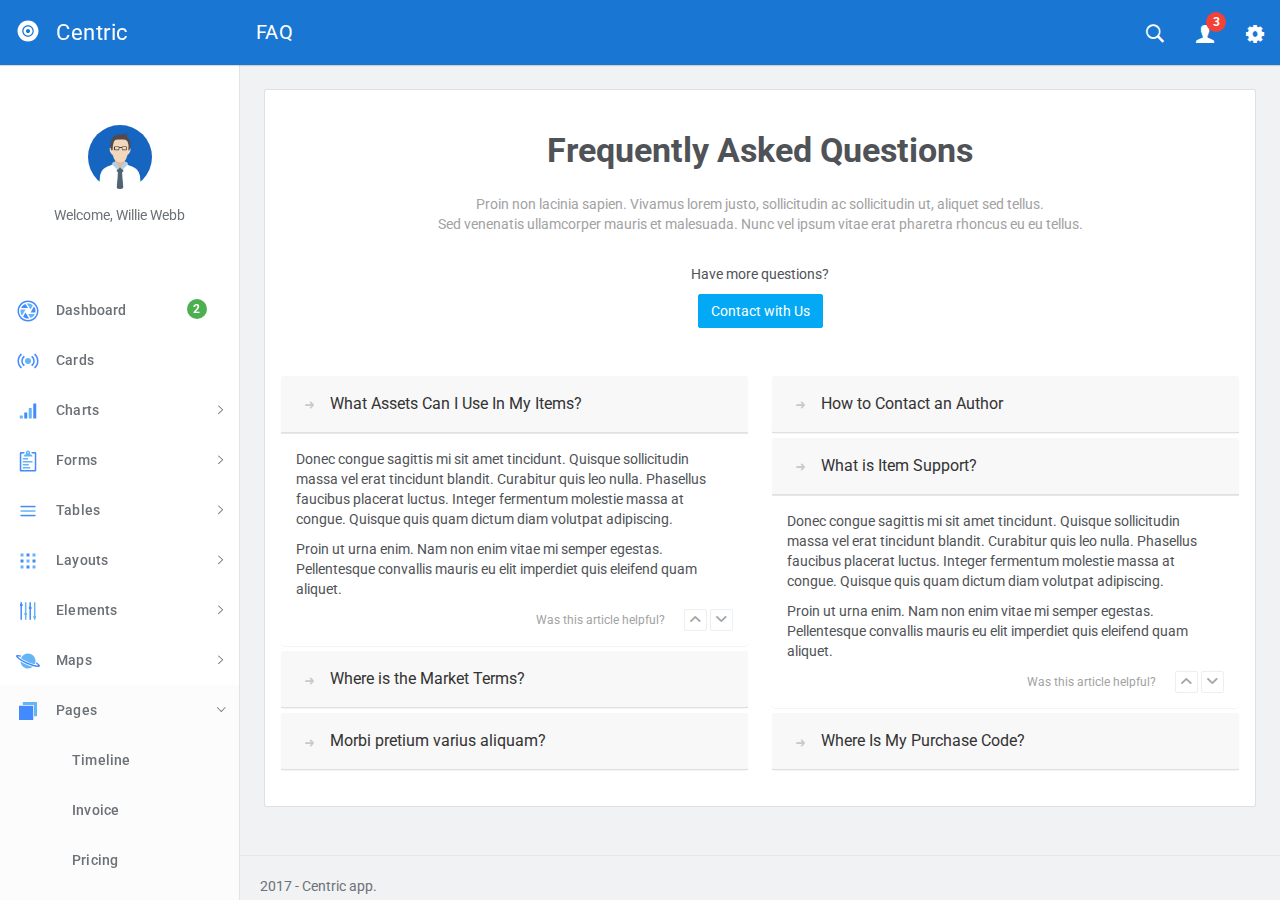
<file: src/faq.html>
<!DOCTYPE html>
<html lang="en">
  <head>
    <meta charset="utf-8">
    <meta name="viewport" content="width=device-width, initial-scale=1, maximum-scale=1">
    <meta name="description" content="Bootstrap Admin Template">
    <meta name="keywords" content="app, responsive, jquery, bootstrap, dashboard, admin">
    <title>Centric - Bootstrap Admin Template</title>
    <!-- Vendor styles-->
    <!-- build:css(../app) css/vendor.css-->
    <!-- Animate.CSS-->
    <link rel="stylesheet" href="assets/vendor/animate.css/animate.css">
    <!-- Bootstrap-->
    <link rel="stylesheet" href="assets/vendor/bootstrap/dist/css/bootstrap.min.css">
    <!-- Ionicons-->
    <link rel="stylesheet" href="assets/vendor/ionicons/css/ionicons.css">
    <!-- Bluimp Gallery-->
    <link rel="stylesheet" href="assets/vendor/blueimp-gallery/css/blueimp-gallery.css">
    <link rel="stylesheet" href="assets/vendor/blueimp-gallery/css/blueimp-gallery-indicator.css">
    <link rel="stylesheet" href="assets/vendor/blueimp-gallery/css/blueimp-gallery-video.css">
    <!-- Datepicker-->
    <link rel="stylesheet" href="assets/vendor/bootstrap-datepicker/dist/css/bootstrap-datepicker3.css">
    <!-- Rickshaw-->
    <link rel="stylesheet" href="assets/vendor/rickshaw/rickshaw.css">
    <!-- Select2-->
    <link rel="stylesheet" href="assets/vendor/select2/dist/css/select2.css">
    <!-- Clockpicker-->
    <link rel="stylesheet" href="assets/vendor/clockpicker/dist/bootstrap-clockpicker.css">
    <!-- Range Slider-->
    <link rel="stylesheet" href="assets/vendor/nouislider/distribute/nouislider.min.css">
    <!-- ColorPicker-->
    <link rel="stylesheet" href="assets/vendor/mjolnic-bootstrap-colorpicker/dist/css/bootstrap-colorpicker.css">
    <!-- Summernote-->
    <link rel="stylesheet" href="assets/vendor/summernote/dist/summernote.css">
    <!-- Dropzone-->
    <link rel="stylesheet" href="assets/vendor/dropzone/dist/basic.css">
    <link rel="stylesheet" href="assets/vendor/dropzone/dist/dropzone.css">
    <!-- Xeditable-->
    <link rel="stylesheet" href="assets/vendor/x-editable/dist/bootstrap3-editable/css/bootstrap-editable.css">
    <!-- Bootgrid-->
    <link rel="stylesheet" href="assets/vendor/jquery.bootgrid/dist/jquery.bootgrid.css">
    <!-- Datatables-->
    <link rel="stylesheet" href="assets/vendor/datatables/media/css/jquery.dataTables.css">
    <!-- Sweet Alert-->
    <link rel="stylesheet" href="assets/vendor/sweetalert/dist/sweetalert.css">
    <!-- Loaders.CSS-->
    <link rel="stylesheet" href="assets/vendor/loaders.css/loaders.css">
    <!-- Material Floating Button-->
    <link rel="stylesheet" href="assets/vendor/ng-material-floating-button/mfb/dist/mfb.css">
    <!-- Material Colors-->
    <link rel="stylesheet" href="assets/vendor/material-colors/dist/colors.css">
    <!-- endbuild-->
    <!-- Application styles-->
    <link rel="stylesheet" href="assets/css/app.css">
  </head>
  <body class="theme-1">
    <div class="layout-container">
      <!-- top navbar-->
      <header class="header-container">
        <nav>
          <ul class="visible-xs visible-sm">
            <li><a id="sidebar-toggler" href="#" class="menu-link menu-link-slide"><span><em></em></span></a></li>
          </ul>
          <ul class="hidden-xs">
            <li><a id="offcanvas-toggler" href="#" class="menu-link menu-link-slide"><span><em></em></span></a></li>
          </ul>
          <h2 class="header-title">FAQ</h2>
          <ul class="pull-right">
            <li><a id="header-search" href="#" class="ripple"><em class="ion-ios-search-strong"></em></a></li>
            <li class="dropdown"><a href="#" data-toggle="dropdown" class="dropdown-toggle has-badge ripple"><em class="ion-person"></em><sup class="badge bg-danger">3</sup></a>
              <ul class="dropdown-menu dropdown-menu-right md-dropdown-menu">
                <li><a href="profile.html"><em class="ion-home icon-fw"></em>Profile</a></li>
                <li><a href="messages.html"><em class="ion-gear-a icon-fw"></em>Messages</a></li>
                <li role="presentation" class="divider"></li>
                <li><a href="user.login.html"><em class="ion-log-out icon-fw"></em>Logout</a></li>
              </ul>
            </li>
            <li><a id="header-settings" href="#" class="ripple"><em class="ion-gear-b"></em></a></li>
          </ul>
        </nav>
      </header>
      <!-- sidebar-->
      <aside class="sidebar-container">
        <div class="sidebar-header">
          <div class="pull-right pt-lg text-muted hidden"><em class="ion-close-round"></em></div><a href="#" class="sidebar-header-logo"><img src="assets/img/logo.png" data-svg-replace="assets/img/logo.svg" alt="Logo"><span class="sidebar-header-logo-text">Centric</span></a>
        </div>
        <div class="sidebar-content">
          <div class="sidebar-toolbar text-center"><a href=""><img src="assets/img/user/01.jpg" alt="Profile" class="img-circle thumb64"></a>
            <div class="mt">Welcome, Willie Webb</div>
          </div>
          <nav class="sidebar-nav">
            <ul>
              <li><a href="dashboard.html" class="ripple"><span class="pull-right nav-label"><span class="badge bg-success">2</span></span><span class="nav-icon"><img src="" data-svg-replace="assets/img/icons/aperture.svg" alt="MenuItem" class="hidden"></span><span>Dashboard</span></a></li>
              <li><a href="cards.html" class="ripple"><span class="pull-right nav-label"></span><span class="nav-icon"><img src="" data-svg-replace="assets/img/icons/radio-waves.svg" alt="MenuItem" class="hidden"></span><span>Cards</span></a></li>
              <li><a href="#" class="ripple"><span class="pull-right nav-caret"><em class="ion-ios-arrow-right"></em></span><span class="pull-right nav-label"></span><span class="nav-icon"><img src="" data-svg-replace="assets/img/icons/connection-bars.svg" alt="MenuItem" class="hidden"></span><span>Charts</span></a>
                <ul class="sidebar-subnav">
                  <li><a href="flot.html" class="ripple"><span class="pull-right nav-label"></span><span>Flot</span></a></li>
                  <li><a href="radial.html" class="ripple"><span class="pull-right nav-label"></span><span>Radial</span></a></li>
                  <li><a href="rickshaw.html" class="ripple"><span class="pull-right nav-label"></span><span>Rickshaw</span></a></li>
                </ul>
              </li>
              <li><a href="#" class="ripple"><span class="pull-right nav-caret"><em class="ion-ios-arrow-right"></em></span><span class="pull-right nav-label"></span><span class="nav-icon"><img src="" data-svg-replace="assets/img/icons/clipboard.svg" alt="MenuItem" class="hidden"></span><span>Forms</span></a>
                <ul class="sidebar-subnav">
                  <li><a href="forms.classic.html" class="ripple"><span class="pull-right nav-label"></span><span>Classic</span></a></li>
                  <li><a href="validation.html" class="ripple"><span class="pull-right nav-label"></span><span>Validation</span></a></li>
                  <li><a href="forms.advanced.html" class="ripple"><span class="pull-right nav-label"></span><span>Advanced</span></a></li>
                  <li><a href="material.html" class="ripple"><span class="pull-right nav-label"></span><span>Material</span></a></li>
                  <li><a href="editor.html" class="ripple"><span class="pull-right nav-label"></span><span>Editors</span></a></li>
                  <li><a href="dropzone.html" class="ripple"><span class="pull-right nav-label"></span><span>Dropzone</span></a></li>
                  <li><a href="xeditable.html" class="ripple"><span class="pull-right nav-label"></span><span>xEditable</span></a></li>
                  <li><a href="wizard.html" class="ripple"><span class="pull-right nav-label"></span><span>Wizard</span></a></li>
                </ul>
              </li>
              <li><a href="#" class="ripple"><span class="pull-right nav-caret"><em class="ion-ios-arrow-right"></em></span><span class="pull-right nav-label"></span><span class="nav-icon"><img src="" data-svg-replace="assets/img/icons/navicon.svg" alt="MenuItem" class="hidden"></span><span>Tables</span></a>
                <ul id="tables" class="sidebar-subnav">
                  <li><a href="tables.classic.html" class="ripple"><span class="pull-right nav-label"></span><span>Classic</span></a></li>
                  <li><a href="datatable.html" class="ripple"><span class="pull-right nav-label"></span><span>Datatable</span></a></li>
                  <li><a href="bootgrid.html" class="ripple"><span class="pull-right nav-label"></span><span>Bootgrid</span></a></li>
                </ul>
              </li>
              <li><a href="#" class="ripple"><span class="pull-right nav-caret"><em class="ion-ios-arrow-right"></em></span><span class="pull-right nav-label"></span><span class="nav-icon"><img src="" data-svg-replace="assets/img/icons/grid.svg" alt="MenuItem" class="hidden"></span><span>Layouts</span></a>
                <ul id="layouts" class="sidebar-subnav">
                  <li><a href="layouts.columns.html" class="ripple"><span class="pull-right nav-label"></span><span>Columns</span></a></li>
                  <li><a href="layouts.overlap.html" class="ripple"><span class="pull-right nav-label"></span><span>Overlap</span></a></li>
                  <li><a href="layouts.boxed.html" class="ripple"><span class="pull-right nav-label"></span><span>Boxed</span></a></li>
                  <li><a href="layouts.tabs.html" class="ripple"><span class="pull-right nav-label"></span><span>Tabs</span></a></li>
                  <li><a href="layouts.containers.html" class="ripple"><span class="pull-right nav-label"></span><span>Containers</span></a></li>
                </ul>
              </li>
              <li><a href="#" class="ripple"><span class="pull-right nav-caret"><em class="ion-ios-arrow-right"></em></span><span class="pull-right nav-label"></span><span class="nav-icon"><img src="" data-svg-replace="assets/img/icons/levels.svg" alt="MenuItem" class="hidden"></span><span>Elements</span></a>
                <ul id="elements" class="sidebar-subnav">
                  <li><a href="colors.html" class="ripple"><span class="pull-right nav-label"></span><span>Colors</span></a></li>
                  <li><a href="whiteframes.html" class="ripple"><span class="pull-right nav-label"></span><span>Whiteframes</span></a></li>
                  <li><a href="lists.html" class="ripple"><span class="pull-right nav-label"></span><span>Lists</span></a></li>
                  <li><a href="bootstrapui.html" class="ripple"><span class="pull-right nav-label"></span><span>Bootstrap</span></a></li>
                  <li><a href="buttons.html" class="ripple"><span class="pull-right nav-label"></span><span>Buttons</span></a></li>
                  <li><a href="sweetalert.html"><span class="pull-right nav-label"></span><span>Sweet-alert</span></a></li>
                  <li><a href="spinners.html" class="ripple"><span class="pull-right nav-label"></span><span>Spinners</span></a></li>
                  <li><a href="nestable.html" class="ripple"><span class="pull-right nav-label"></span><span>Nestable</span></a></li>
                  <li><a href="grid.html" class="ripple"><span class="pull-right nav-label"></span><span>Grid</span></a></li>
                  <li><a href="grid-masonry.html" class="ripple"><span class="pull-right nav-label"></span><span>Grid Masonry</span></a></li>
                  <li><a href="typography.html" class="ripple"><span class="pull-right nav-label"></span><span>Typography</span></a></li>
                  <li><a href="icons.html" class="ripple"><span class="pull-right nav-label"></span><span>Icons</span></a></li>
                  <li><a href="utilities.html" class="ripple"><span class="pull-right nav-label"></span><span>Utilities</span></a></li>
                </ul>
              </li>
              <li><a href="#" class="ripple"><span class="pull-right nav-caret"><em class="ion-ios-arrow-right"></em></span><span class="pull-right nav-label"></span><span class="nav-icon"><img src="" data-svg-replace="assets/img/icons/planet.svg" alt="MenuItem" class="hidden"></span><span>Maps</span></a>
                <ul id="maps" class="sidebar-subnav">
                  <li><a href="google-map-full.html" class="ripple"><span class="pull-right nav-label"></span><span>Google Maps Full</span></a></li>
                  <li><a href="google-map.html" class="ripple"><span class="pull-right nav-label"></span><span>Google Maps</span></a></li>
                  <li><a href="vector-map.html" class="ripple"><span class="pull-right nav-label"></span><span>Vector Maps</span></a></li>
                  <li><a href="datamaps.html" class="ripple"><span class="pull-right nav-label"></span><span>Datamaps</span></a></li>
                </ul>
              </li>
              <li><a href="#" class="ripple"><span class="pull-right nav-caret"><em class="ion-ios-arrow-right"></em></span><span class="pull-right nav-label"></span><span class="nav-icon"><img src="" data-svg-replace="assets/img/icons/ios-browsers.svg" alt="MenuItem" class="hidden"></span><span>Pages</span></a>
                <ul id="pages" class="sidebar-subnav">
                  <li><a href="timeline.html" class="ripple"><span class="pull-right nav-label"></span><span>Timeline</span></a></li>
                  <li><a href="invoice.html" class="ripple"><span class="pull-right nav-label"></span><span>Invoice</span></a></li>
                  <li><a href="pricing.html" class="ripple"><span class="pull-right nav-label"></span><span>Pricing</span></a></li>
                  <li><a href="contacts.html" class="ripple"><span class="pull-right nav-label"></span><span>Contacts</span></a></li>
                  <li><a href="faq.html" class="ripple"><span class="pull-right nav-label"></span><span>FAQ</span></a></li>
                  <li><a href="projects.html" class="ripple"><span class="pull-right nav-label"></span><span>Projects</span></a></li>
                  <li><a href="blog.html" class="ripple"><span class="pull-right nav-label"></span><span>Blog</span></a></li>
                  <li><a href="blog.article.html" class="ripple"><span class="pull-right nav-label"></span><span>Article</span></a></li>
                  <li><a href="profile.html" class="ripple"><span class="pull-right nav-label"></span><span>Profile</span></a></li>
                  <li><a href="gallery.html" class="ripple"><span class="pull-right nav-label"></span><span>Gallery</span></a></li>
                  <li><a href="wall.html" class="ripple"><span class="pull-right nav-label"></span><span>Wall</span></a></li>
                  <li><a href="search.html" class="ripple"><span class="pull-right nav-label"></span><span>Search</span></a></li>
                  <li><a href="messages.html" class="ripple"><span class="pull-right nav-label"></span><span>Messages Board</span></a></li>
                </ul>
              </li>
              <li><a href="#" class="ripple"><span class="pull-right nav-caret"><em class="ion-ios-arrow-right"></em></span><span class="pull-right nav-label"></span><span class="nav-icon"><img src="" data-svg-replace="assets/img/icons/person-stalker.svg" alt="MenuItem" class="hidden"></span><span>User</span></a>
                <ul id="user" class="sidebar-subnav">
                  <li><a href="login.html" class="ripple"><span class="pull-right nav-label"></span><span>Login</span></a></li>
                  <li><a href="signup.html" class="ripple"><span class="pull-right nav-label"></span><span>Signup</span></a></li>
                  <li><a href="lock.html" class="ripple"><span class="pull-right nav-label"></span><span>Lock</span></a></li>
                  <li><a href="recover.html" class="ripple"><span class="pull-right nav-label"></span><span>Recover</span></a></li>
                </ul>
              </li>
              <li><a href="../../angularjs/" class="ripple"><span class="nav-icon"><em class="ion-android-open"></em></span><span>AngularJS</span></a></li>
            </ul>
          </nav>
        </div>
      </aside>
      <div class="sidebar-layout-obfuscator"></div>
      <!-- Main section-->
      <main class="main-container">
        <!-- Page content-->
        <section>
          <div class="container container-fluid">
            <div class="card">
              <div class="card-body">
                <div class="text-center pb-lg">
                  <h3 class="text-bold">Frequently Asked Questions</h3>
                  <p class="text-muted">Proin non lacinia sapien. Vivamus lorem justo, sollicitudin ac sollicitudin ut, aliquet sed tellus.<br>Sed venenatis ullamcorper mauris et malesuada. Nunc vel ipsum vitae erat pharetra rhoncus eu eu tellus.</p><br>
                  <p>Have more questions?</p>
                  <button type="button" class="btn btn-info">Contact with Us</button>
                </div>
                <div class="row mt-lg">
                  <div class="col-md-6">
                    <div id="accordion1" class="panel-group">
                      <div class="panel panel-default b0">
                        <div class="panel-heading">
                          <h4 class="panel-title"><a data-toggle="collapse" data-parent="#accordion1" href="#acc1collapse1"><small><em class="ion-arrow-right-c text-muted mr icon-lg"></em></small><span>What Assets Can I Use In My Items?</span></a></h4>
                        </div>
                        <div id="acc1collapse1" class="panel-collapse collapse in">
                          <div class="panel-body">
                            <p>Donec congue sagittis mi sit amet tincidunt. Quisque sollicitudin massa vel erat tincidunt blandit. Curabitur quis leo nulla. Phasellus faucibus placerat luctus. Integer fermentum molestie massa at congue. Quisque quis quam dictum diam volutpat adipiscing.</p>
                            <p>Proin ut urna enim. Nam non enim vitae mi semper egestas. Pellentesque convallis mauris eu elit imperdiet quis eleifend quam aliquet.</p>
                            <div class="pull-right"><small class="text-muted mr">Was this article helpful?</small>
                              <button type="button" class="btn btn-default btn-xs"><em class="ion-chevron-up text-muted"></em></button>
                              <button type="button" class="btn btn-default btn-xs"><em class="ion-chevron-down text-muted"></em></button>
                            </div>
                          </div>
                        </div>
                      </div>
                      <div class="panel panel-default b0">
                        <div class="panel-heading">
                          <h4 class="panel-title"><a data-toggle="collapse" data-parent="#accordion1" href="#acc1collapse2"><small><em class="ion-arrow-right-c text-muted mr icon-lg"></em></small><span>Where is the Market Terms?</span></a></h4>
                        </div>
                        <div id="acc1collapse2" class="panel-collapse collapse">
                          <div class="panel-body">
                            <p>Donec congue sagittis mi sit amet tincidunt. Quisque sollicitudin massa vel erat tincidunt blandit. Curabitur quis leo nulla. Phasellus faucibus placerat luctus. Integer fermentum molestie massa at congue. Quisque quis quam dictum diam volutpat adipiscing.</p>
                            <p>Proin ut urna enim. Nam non enim vitae mi semper egestas. Pellentesque convallis mauris eu elit imperdiet quis eleifend quam aliquet.</p>
                            <div class="pull-right"><small class="text-muted mr">Was this article helpful?</small>
                              <button type="button" class="btn btn-default btn-xs"><em class="ion-chevron-up text-muted"></em></button>
                              <button type="button" class="btn btn-default btn-xs"><em class="ion-chevron-down text-muted"></em></button>
                            </div>
                          </div>
                        </div>
                      </div>
                      <div class="panel panel-default b0">
                        <div class="panel-heading">
                          <h4 class="panel-title"><a data-toggle="collapse" data-parent="#accordion1" href="#acc1collapse3"><small><em class="ion-arrow-right-c text-muted mr icon-lg"></em></small><span>Morbi pretium varius aliquam?</span></a></h4>
                        </div>
                        <div id="acc1collapse3" class="panel-collapse collapse">
                          <div class="panel-body">
                            <p>Donec congue sagittis mi sit amet tincidunt. Quisque sollicitudin massa vel erat tincidunt blandit. Curabitur quis leo nulla. Phasellus faucibus placerat luctus. Integer fermentum molestie massa at congue. Quisque quis quam dictum diam volutpat adipiscing.</p>
                            <p>Proin ut urna enim. Nam non enim vitae mi semper egestas. Pellentesque convallis mauris eu elit imperdiet quis eleifend quam aliquet.</p>
                            <div class="pull-right"><small class="text-muted mr">Was this article helpful?</small>
                              <button type="button" class="btn btn-default btn-xs"><em class="ion-chevron-up text-muted"></em></button>
                              <button type="button" class="btn btn-default btn-xs"><em class="ion-chevron-down text-muted"></em></button>
                            </div>
                          </div>
                        </div>
                      </div>
                    </div>
                  </div>
                  <div class="col-md-6">
                    <div id="accordion2" class="panel-group">
                      <div class="panel panel-default b0">
                        <div class="panel-heading">
                          <h4 class="panel-title"><a data-toggle="collapse" data-parent="#accordion2" href="#acc2collapse1"><small><em class="ion-arrow-right-c text-muted mr icon-lg"></em></small><span>How to Contact an Author</span></a></h4>
                        </div>
                        <div id="acc2collapse1" class="panel-collapse collapse">
                          <div class="panel-body">
                            <p>Donec congue sagittis mi sit amet tincidunt. Quisque sollicitudin massa vel erat tincidunt blandit. Curabitur quis leo nulla. Phasellus faucibus placerat luctus. Integer fermentum molestie massa at congue. Quisque quis quam dictum diam volutpat adipiscing.</p>
                            <p>Proin ut urna enim. Nam non enim vitae mi semper egestas. Pellentesque convallis mauris eu elit imperdiet quis eleifend quam aliquet.</p>
                            <div class="pull-right"><small class="text-muted mr">Was this article helpful?</small>
                              <button type="button" class="btn btn-default btn-xs"><em class="ion-chevron-up text-muted"></em></button>
                              <button type="button" class="btn btn-default btn-xs"><em class="ion-chevron-down text-muted"></em></button>
                            </div>
                          </div>
                        </div>
                      </div>
                      <div class="panel panel-default b0">
                        <div class="panel-heading">
                          <h4 class="panel-title"><a data-toggle="collapse" data-parent="#accordion2" href="#acc2collapse2"><small><em class="ion-arrow-right-c text-muted mr icon-lg"></em></small><span>What is Item Support?</span></a></h4>
                        </div>
                        <div id="acc2collapse2" class="panel-collapse collapse in">
                          <div class="panel-body">
                            <p>Donec congue sagittis mi sit amet tincidunt. Quisque sollicitudin massa vel erat tincidunt blandit. Curabitur quis leo nulla. Phasellus faucibus placerat luctus. Integer fermentum molestie massa at congue. Quisque quis quam dictum diam volutpat adipiscing.</p>
                            <p>Proin ut urna enim. Nam non enim vitae mi semper egestas. Pellentesque convallis mauris eu elit imperdiet quis eleifend quam aliquet.</p>
                            <div class="pull-right"><small class="text-muted mr">Was this article helpful?</small>
                              <button type="button" class="btn btn-default btn-xs"><em class="ion-chevron-up text-muted"></em></button>
                              <button type="button" class="btn btn-default btn-xs"><em class="ion-chevron-down text-muted"></em></button>
                            </div>
                          </div>
                        </div>
                      </div>
                      <div class="panel panel-default b0">
                        <div class="panel-heading">
                          <h4 class="panel-title"><a data-toggle="collapse" data-parent="#accordion2" href="#acc2collapse3"><small><em class="ion-arrow-right-c text-muted mr icon-lg"></em></small><span>Where Is My Purchase Code?</span></a></h4>
                        </div>
                        <div id="acc2collapse3" class="panel-collapse collapse">
                          <div class="panel-body">
                            <p>Donec congue sagittis mi sit amet tincidunt. Quisque sollicitudin massa vel erat tincidunt blandit. Curabitur quis leo nulla. Phasellus faucibus placerat luctus. Integer fermentum molestie massa at congue. Quisque quis quam dictum diam volutpat adipiscing.</p>
                            <p>Proin ut urna enim. Nam non enim vitae mi semper egestas. Pellentesque convallis mauris eu elit imperdiet quis eleifend quam aliquet.</p>
                            <div class="pull-right"><small class="text-muted mr">Was this article helpful?</small>
                              <button type="button" class="btn btn-default btn-xs"><em class="ion-chevron-up text-muted"></em></button>
                              <button type="button" class="btn btn-default btn-xs"><em class="ion-chevron-down text-muted"></em></button>
                            </div>
                          </div>
                        </div>
                      </div>
                    </div>
                  </div>
                </div>
              </div>
            </div>
          </div>
        </section>
        <!-- Page footer-->
        <footer><span>2017 - Centric app.</span></footer>
      </main>
    </div>
    <!-- Search template-->
    <div tabindex="-1" role="dialog" class="modal modal-top fade modal-search">
      <div class="modal-dialog">
        <div class="modal-content">
          <div class="modal-body">
            <div class="pull-left">
              <button type="button" data-dismiss="modal" class="btn btn-flat"><em class="ion-arrow-left-c icon-24"></em></button>
            </div>
            <div class="pull-right">
              <button type="button" class="btn btn-flat"><em class="ion-android-microphone icon-24"></em></button>
            </div>
            <form action="#" class="oh">
              <div class="mda-form-control pt0">
                <input type="text" placeholder="Search.." data-localize="header.SEARCH" class="form-control header-input-search">
                <div class="mda-form-control-line"></div>
              </div>
            </form>
          </div>
        </div>
      </div>
    </div>
    <!-- End Search template-->
    <!-- Settings template-->
    <div tabindex="-1" role="dialog" class="modal-settings modal modal-right fade">
      <div class="modal-dialog modal-lg">
        <div class="modal-content">
          <div class="modal-header">
            <div data-dismiss="modal" class="pull-right clickable"><em class="ion-close-round text-soft"></em></div>
            <h4 class="modal-title"><span>Settings</span></h4>
          </div>
          <div class="modal-body">
            <div class="clearfix mb">
              <div class="pull-left wd-tiny mb">
                <div class="setting-color">
                  <label class="preview-theme-1">
                    <input type="radio" checked="checked" name="setting-theme" value="0"><span class="ion-checkmark-round"></span>
                    <div class="t-grid">
                      <div class="t-row">
                        <div class="t-col preview-header"></div>
                        <div class="t-col preview-sidebar"></div>
                        <div class="t-col preview-content"></div>
                      </div>
                    </div>
                  </label>
                </div>
              </div>
              <div class="pull-left wd-tiny mb">
                <div class="setting-color">
                  <label class="preview-theme-2">
                    <input type="radio" name="setting-theme" value="1"><span class="ion-checkmark-round"></span>
                    <div class="t-grid">
                      <div class="t-row">
                        <div class="t-col preview-header"></div>
                        <div class="t-col preview-sidebar"></div>
                        <div class="t-col preview-content"></div>
                      </div>
                    </div>
                  </label>
                </div>
              </div>
              <div class="pull-left wd-tiny mb">
                <div class="setting-color">
                  <label class="preview-theme-3">
                    <input type="radio" name="setting-theme" value="2"><span class="ion-checkmark-round"></span>
                    <div class="t-grid">
                      <div class="t-row">
                        <div class="t-col preview-header"></div>
                        <div class="t-col preview-sidebar"></div>
                        <div class="t-col preview-content"></div>
                      </div>
                    </div>
                  </label>
                </div>
              </div>
              <div class="pull-left wd-tiny mb">
                <div class="setting-color">
                  <label class="preview-theme-4">
                    <input type="radio" name="setting-theme" value="3"><span class="ion-checkmark-round"></span>
                    <div class="t-grid">
                      <div class="t-row">
                        <div class="t-col preview-header"></div>
                        <div class="t-col preview-sidebar"></div>
                        <div class="t-col preview-content"></div>
                      </div>
                    </div>
                  </label>
                </div>
              </div>
              <div class="pull-left wd-tiny mb">
                <div class="setting-color">
                  <label class="preview-theme-5">
                    <input type="radio" name="setting-theme" value="4"><span class="ion-checkmark-round"></span>
                    <div class="t-grid">
                      <div class="t-row">
                        <div class="t-col preview-header"></div>
                        <div class="t-col preview-sidebar"></div>
                        <div class="t-col preview-content"></div>
                      </div>
                    </div>
                  </label>
                </div>
              </div>
              <div class="pull-left wd-tiny mb">
                <div class="setting-color">
                  <label class="preview-theme-6">
                    <input type="radio" name="setting-theme" value="5"><span class="ion-checkmark-round"></span>
                    <div class="t-grid">
                      <div class="t-row">
                        <div class="t-col preview-header"></div>
                        <div class="t-col preview-sidebar"></div>
                        <div class="t-col preview-content"></div>
                      </div>
                    </div>
                  </label>
                </div>
              </div>
              <div class="pull-left wd-tiny mb">
                <div class="setting-color">
                  <label class="preview-theme-7">
                    <input type="radio" name="setting-theme" value="6"><span class="ion-checkmark-round"></span>
                    <div class="t-grid">
                      <div class="t-row">
                        <div class="t-col preview-header"></div>
                        <div class="t-col preview-sidebar"></div>
                        <div class="t-col preview-content"></div>
                      </div>
                    </div>
                  </label>
                </div>
              </div>
              <div class="pull-left wd-tiny mb">
                <div class="setting-color">
                  <label class="preview-theme-8">
                    <input type="radio" name="setting-theme" value="7"><span class="ion-checkmark-round"></span>
                    <div class="t-grid">
                      <div class="t-row">
                        <div class="t-col preview-header"></div>
                        <div class="t-col preview-sidebar"></div>
                        <div class="t-col preview-content"></div>
                      </div>
                    </div>
                  </label>
                </div>
              </div>
              <div class="pull-left wd-tiny mb">
                <div class="setting-color">
                  <label class="preview-theme-9">
                    <input type="radio" name="setting-theme" value="8"><span class="ion-checkmark-round"></span>
                    <div class="t-grid">
                      <div class="t-row">
                        <div class="t-col preview-header"></div>
                        <div class="t-col preview-sidebar"></div>
                        <div class="t-col preview-content"></div>
                      </div>
                    </div>
                  </label>
                </div>
              </div>
            </div>
            <hr>
            <p>
              <label class="mda-checkbox">
                <input id="sidebar-showheader" type="checkbox" checked=""><em class="bg-indigo-500"></em>Sidebar header
              </label>
            </p>
            <p>
              <label class="mda-checkbox">
                <input id="sidebar-showtoolbar" type="checkbox" checked=""><em class="bg-indigo-500"></em>Sidebar toolbar
              </label>
            </p>
            <p>
              <label class="mda-checkbox">
                <input id="sidebar-offcanvas" type="checkbox"><em class="bg-indigo-500"></em>Sidebar offcanvas
              </label>
            </p>
            <hr>
            <p>Navigation icon</p>
            <p>
              <label class="mda-radio">
                <input type="radio" name="headerMenulink" value="menu-link-close"><em class="bg-indigo-500"></em>Close icon
              </label>
            </p>
            <p>
              <label class="mda-radio">
                <input type="radio" checked="" name="headerMenulink" value="menu-link-slide"><em class="bg-indigo-500"></em>Slide arrow
              </label>
            </p>
            <p>
              <label class="mda-radio">
                <input type="radio" name="headerMenulink" value="menu-link-arrow"><em class="bg-indigo-500"></em>Big arrow
              </label>
            </p>
            <hr>
            <button type="button" data-toggle-fullscreen="" class="btn btn-default btn-raised">Toggle fullscreen</button>
            <hr>
            <p>Change language</p>
            <!-- START Language list-->
            <div class="btn-group">
              <button type="button" data-toggle="dropdown" class="btn btn-default btn-block btn-raised">English</button>
              <ul role="menu" class="dropdown-menu dropdown-menu-right animated fadeInUpShort">
                <li><a href="#" data-set-lang="en">English</a></li>
                <li><a href="#" data-set-lang="es">Spanish</a></li>
              </ul>
            </div>
            <!-- END Language list-->
          </div>
        </div>
      </div>
    </div>
    <!-- End Settings template-->
    <!-- Google Maps API-->
    <script type="text/javascript" src="http://maps.google.com/maps/api/js?key=AIzaSyD_MleSHludEfiKUi1CCyumkv74Pm4u8Is"></script>
    <!-- build:js(../app) js/vendor.js-->
    <!-- Modernizr-->
    <script src="assets/vendor/modernizr/modernizr.custom.js"></script>
    <!-- jQuery-->
    <script src="assets/vendor/jquery/dist/jquery.js"></script>
    <!-- Bootstrap-->
    <script src="assets/vendor/bootstrap/dist/js/bootstrap.js"></script>
    <!-- jQuery Browser-->
    <script src="assets/vendor/jquery.browser/dist/jquery.browser.js"></script>
    <!-- Material Colors-->
    <script src="assets/vendor/material-colors/dist/colors.js"></script>
    <!-- Bootstrap Filestyle-->
    <script src="assets/vendor/bootstrap-filestyle/src/bootstrap-filestyle.js"></script>
    <!-- Flot charts-->
    <script src="assets/vendor/flot/jquery.flot.js"></script>
    <script src="assets/vendor/flot/jquery.flot.categories.js"></script>
    <script src="assets/vendor/flot-spline/js/jquery.flot.spline.js"></script>
    <script src="assets/vendor/flot.tooltip/js/jquery.flot.tooltip.js"></script>
    <script src="assets/vendor/flot/jquery.flot.resize.js"></script>
    <script src="assets/vendor/flot/jquery.flot.pie.js"></script>
    <script src="assets/vendor/flot/jquery.flot.time.js"></script>
    <script src="assets/vendor/sidebysideimproved/jquery.flot.orderBars.js"></script>
    <!-- jVector Maps-->
    <script src="assets/vendor/ika.jvectormap/jquery-jvectormap-1.2.2.min.js"></script>
    <script src="assets/vendor/ika.jvectormap/jquery-jvectormap-us-mill-en.js"></script>
    <script src="assets/vendor/ika.jvectormap/jquery-jvectormap-world-mill-en.js"></script>
    <!-- Easypie Charts-->
    <script src="assets/vendor/jquery.easy-pie-chart/dist/jquery.easypiechart.js"></script>
    <!-- Screenfull-->
    <script src="assets/vendor/screenfull/dist/screenfull.js"></script>
    <!-- Sparkline-->
    <script src="assets/vendor/sparkline/index.js"></script>
    <!-- Datepicker-->
    <script src="assets/vendor/bootstrap-datepicker/js/bootstrap-datepicker.js"></script>
    <!-- jQuery Knob charts-->
    <script src="assets/vendor/jquery-knob/js/jquery.knob.js"></script>
    <!-- Rickshaw-->
    <script src="assets/vendor/d3/d3.js"></script>
    <script src="assets/vendor/rickshaw/rickshaw.js"></script>
    <!-- jQuery Form Validation-->
    <script src="assets/vendor/jquery-validation/dist/jquery.validate.js"></script>
    <script src="assets/vendor/jquery-validation/dist/additional-methods.js"></script>
    <!-- JQUERY STEPS-->
    <script src="assets/vendor/jquery.steps/build/jquery.steps.js"></script>
    <!-- Select2-->
    <script src="assets/vendor/select2/dist/js/select2.js"></script>
    <!-- Clockpicker-->
    <script src="assets/vendor/clockpicker/dist/bootstrap-clockpicker.js"></script>
    <!-- Range Slider-->
    <script src="assets/vendor/nouislider/distribute/nouislider.js"></script>
    <!-- ColorPicker-->
    <script src="assets/vendor/mjolnic-bootstrap-colorpicker/dist/js/bootstrap-colorpicker.js"></script>
    <!-- Summernote-->
    <script src="assets/vendor/summernote/dist/summernote.js"></script>
    <!-- Dropzone-->
    <script src="assets/vendor/dropzone/dist/dropzone.js"></script>
    <!-- Xeditable-->
    <script src="assets/vendor/x-editable/dist/bootstrap3-editable/js/bootstrap-editable.js"></script>
    <!-- Momentjs-->
    <script src="assets/vendor/moment/min/moment-with-locales.js"></script>
    <!-- Google Maps-->
    <script src="assets/vendor/gmaps/gmaps.js"></script>
    <!-- Bootgrid-->
    <script src="assets/vendor/jquery.bootgrid/dist/jquery.bootgrid.js"></script>
    <script src="assets/vendor/jquery.bootgrid/dist/jquery.bootgrid.fa.js"></script>
    <!-- Datatables-->
    <script src="assets/vendor/datatables/media/js/jquery.dataTables.js"></script>
    <!-- Nestable-->
    <script src="assets/vendor/nestable/jquery.nestable.js"></script>
    <!-- Sweet Alert-->
    <script src="assets/vendor/sweetalert/dist/sweetalert-dev.js"></script>
    <!-- Masonry-->
    <script src="assets/vendor/masonry/dist/masonry.pkgd.js"></script>
    <!-- Images Loaded-->
    <script src="assets/vendor/imagesloaded/imagesloaded.pkgd.js"></script>
    <!-- Loaders.CSS-->
    <script src="assets/vendor/loaders.css/loaders.css.js"></script>
    <!-- jQuery Localize-->
    <script src="assets/vendor/jquery-localize-i18n/dist/jquery.localize.js"></script>
    <!-- Blueimp Gallery-->
    <script src="assets/vendor/blueimp-gallery/js/blueimp-helper.js"></script>
    <script src="assets/vendor/blueimp-gallery/js/blueimp-gallery.js"></script>
    <script src="assets/vendor/blueimp-gallery/js/blueimp-gallery-fullscreen.js"></script>
    <script src="assets/vendor/blueimp-gallery/js/blueimp-gallery-indicator.js"></script>
    <script src="assets/vendor/blueimp-gallery/js/blueimp-gallery-video.js"></script>
    <script src="assets/vendor/blueimp-gallery/js/blueimp-gallery-vimeo.js"></script>
    <script src="assets/vendor/blueimp-gallery/js/blueimp-gallery-youtube.js"></script>
    <script src="assets/vendor/blueimp-gallery/js/jquery.blueimp-gallery.js"></script>
    <!-- Datamaps-->
    <script src="assets/vendor/topojson/topojson.min.js"></script>
    <script src="assets/vendor/datamaps/dist/datamaps.all.js"></script>
    <!-- endbuild-->
    <!-- App script-->
    <script src="assets/js/app.js"></script>
  </body>
</html>
</file>
<file: src/assets/vendor/blueimp-gallery/css/blueimp-gallery.css>
@charset "UTF-8";
/*
 * blueimp Gallery CSS
 * https://github.com/blueimp/Gallery
 *
 * Copyright 2013, Sebastian Tschan
 * https://blueimp.net
 *
 * Licensed under the MIT license:
 * http://www.opensource.org/licenses/MIT
 */

.blueimp-gallery,
.blueimp-gallery > .slides > .slide > .slide-content {
  position: absolute;
  top: 0;
  right: 0;
  bottom: 0;
  left: 0;
  /* Prevent artifacts in Mozilla Firefox: */
  -moz-backface-visibility: hidden;
}
.blueimp-gallery > .slides > .slide > .slide-content {
  margin: auto;
  width: auto;
  height: auto;
  max-width: 100%;
  max-height: 100%;
  opacity: 1;
}
.blueimp-gallery {
  position: fixed;
  z-index: 999999;
  overflow: hidden;
  background: #000;
  background: rgba(0, 0, 0, 0.9);
  opacity: 0;
  display: none;
  direction: ltr;
  -ms-touch-action: none;
  touch-action: none;
}
.blueimp-gallery-carousel {
  position: relative;
  z-index: auto;
  margin: 1em auto;
  /* Set the carousel width/height ratio to 16/9: */
  padding-bottom: 56.25%;
  box-shadow: 0 0 10px #000;
  -ms-touch-action: pan-y;
  touch-action: pan-y;
}
.blueimp-gallery-display {
  display: block;
  opacity: 1;
}
.blueimp-gallery > .slides {
  position: relative;
  height: 100%;
  overflow: hidden;
}
.blueimp-gallery-carousel > .slides {
  position: absolute;
}
.blueimp-gallery > .slides > .slide {
  position: relative;
  float: left;
  height: 100%;
  text-align: center;
  -webkit-transition-timing-function: cubic-bezier(0.645, 0.045, 0.355, 1.000);
     -moz-transition-timing-function: cubic-bezier(0.645, 0.045, 0.355, 1.000);
      -ms-transition-timing-function: cubic-bezier(0.645, 0.045, 0.355, 1.000);
       -o-transition-timing-function: cubic-bezier(0.645, 0.045, 0.355, 1.000);
          transition-timing-function: cubic-bezier(0.645, 0.045, 0.355, 1.000);
}
.blueimp-gallery,
.blueimp-gallery > .slides > .slide > .slide-content {
  -webkit-transition: opacity 0.2s linear;
     -moz-transition: opacity 0.2s linear;
      -ms-transition: opacity 0.2s linear;
       -o-transition: opacity 0.2s linear;
          transition: opacity 0.2s linear;
}
.blueimp-gallery > .slides > .slide-loading {
  background: url(../img/loading.gif) center no-repeat;
  background-size: 64px 64px;
}
.blueimp-gallery > .slides > .slide-loading > .slide-content {
  opacity: 0;
}
.blueimp-gallery > .slides > .slide-error {
  background: url(../img/error.png) center no-repeat;
}
.blueimp-gallery > .slides > .slide-error > .slide-content {
  display: none;
}
.blueimp-gallery > .prev,
.blueimp-gallery > .next {
  position: absolute;
  top: 50%;
  left: 15px;
  width: 40px;
  height: 40px;
  margin-top: -23px;
  font-family: "Helvetica Neue", Helvetica, Arial, sans-serif;
  font-size: 60px;
  font-weight: 100;
  line-height: 30px;
  color: #fff;
  text-decoration: none;
  text-shadow: 0 0 2px #000;
  text-align: center;
  background: #222;
  background: rgba(0, 0, 0, 0.5);
  -webkit-box-sizing: content-box;
     -moz-box-sizing: content-box;
          box-sizing: content-box;
  border: 3px solid #fff;
  -webkit-border-radius: 23px;
     -moz-border-radius: 23px;
          border-radius: 23px;
  opacity: 0.5;
  cursor: pointer;
  display: none;
}
.blueimp-gallery > .next {
  left: auto;
  right: 15px;
}
.blueimp-gallery > .close,
.blueimp-gallery > .title {
  position: absolute;
  top: 15px;
  left: 15px;
  margin: 0 40px 0 0;
  font-size: 20px;
  line-height: 30px;
  color: #fff;
  text-shadow: 0 0 2px #000;
  opacity: 0.8;
  display: none;
}
.blueimp-gallery > .close {
  padding: 15px;
  right: 15px;
  left: auto;
  margin: -15px;
  font-size: 30px;
  text-decoration: none;
  cursor: pointer;
}
.blueimp-gallery > .play-pause {
  position: absolute;
  right: 15px;
  bottom: 15px;
  width: 15px;
  height: 15px;
  background: url(../img/play-pause.png) 0 0 no-repeat;
  cursor: pointer;
  opacity: 0.5;
  display: none;
}
.blueimp-gallery-playing > .play-pause {
  background-position: -15px 0;
}
.blueimp-gallery > .prev:hover,
.blueimp-gallery > .next:hover,
.blueimp-gallery > .close:hover,
.blueimp-gallery > .title:hover,
.blueimp-gallery > .play-pause:hover {
  color: #fff;
  opacity: 1;
}
.blueimp-gallery-controls > .prev,
.blueimp-gallery-controls > .next,
.blueimp-gallery-controls > .close,
.blueimp-gallery-controls > .title,
.blueimp-gallery-controls > .play-pause {
  display: block;
  /* Fix z-index issues (controls behind slide element) on Android: */
  -webkit-transform: translateZ(0);
     -moz-transform: translateZ(0);
      -ms-transform: translateZ(0);
       -o-transform: translateZ(0);
          transform: translateZ(0);
}
.blueimp-gallery-single > .prev,
.blueimp-gallery-left > .prev,
.blueimp-gallery-single > .next,
.blueimp-gallery-right > .next,
.blueimp-gallery-single > .play-pause {
  display: none;
}
.blueimp-gallery > .slides > .slide > .slide-content,
.blueimp-gallery > .prev,
.blueimp-gallery > .next,
.blueimp-gallery > .close,
.blueimp-gallery > .play-pause {
  -webkit-user-select: none;
   -khtml-user-select: none;
     -moz-user-select: none;
      -ms-user-select: none;
          user-select: none;
}

/* Replace PNGs with SVGs for capable browsers (excluding IE<9) */
body:last-child .blueimp-gallery > .slides > .slide-error {
  background-image: url(../img/error.svg);
}
body:last-child .blueimp-gallery > .play-pause {
  width: 20px;
  height: 20px;
  background-size: 40px 20px;
  background-image: url(../img/play-pause.svg);
}
body:last-child .blueimp-gallery-playing > .play-pause {
  background-position: -20px 0;
}

/* IE7 fixes */
*+html .blueimp-gallery > .slides > .slide {
  min-height: 300px;
}
*+html .blueimp-gallery > .slides > .slide > .slide-content {
  position: relative;
}
</file>
<file: src/assets/vendor/blueimp-gallery/css/blueimp-gallery-indicator.css>
@charset "UTF-8";
/*
 * blueimp Gallery Indicator CSS
 * https://github.com/blueimp/Gallery
 *
 * Copyright 2013, Sebastian Tschan
 * https://blueimp.net
 *
 * Licensed under the MIT license:
 * http://www.opensource.org/licenses/MIT
 */

.blueimp-gallery > .indicator {
  position: absolute;
  top: auto;
  right: 15px;
  bottom: 15px;
  left: 15px;
  margin: 0 40px;
  padding: 0;
  list-style: none;
  text-align: center;
  line-height: 10px;
  display: none;
}
.blueimp-gallery > .indicator > li {
  display: inline-block;
  width: 9px;
  height: 9px;
  margin: 6px 3px 0 3px;
  -webkit-box-sizing: content-box;
     -moz-box-sizing: content-box;
          box-sizing: content-box;
  border: 1px solid transparent;
  background: #ccc;
  background: rgba(255, 255, 255, 0.25) center no-repeat;
  border-radius: 5px;
  box-shadow: 0 0 2px #000;
  opacity: 0.5;
  cursor: pointer;
}
.blueimp-gallery > .indicator > li:hover,
.blueimp-gallery > .indicator > .active {
  background-color: #fff;
  border-color: #fff;
  opacity: 1;
}
.blueimp-gallery-controls > .indicator {
  display: block;
  /* Fix z-index issues (controls behind slide element) on Android: */
  -webkit-transform: translateZ(0);
     -moz-transform: translateZ(0);
      -ms-transform: translateZ(0);
       -o-transform: translateZ(0);
          transform: translateZ(0);
}
.blueimp-gallery-single > .indicator {
  display: none;
}
.blueimp-gallery > .indicator {
  -webkit-user-select: none;
   -khtml-user-select: none;
     -moz-user-select: none;
      -ms-user-select: none;
          user-select: none;
}

/* IE7 fixes */
*+html .blueimp-gallery > .indicator > li {
  display: inline;
}
</file>
<file: src/assets/vendor/blueimp-gallery/css/blueimp-gallery-video.css>
@charset "UTF-8";
/*
 * blueimp Gallery Video Factory CSS
 * https://github.com/blueimp/Gallery
 *
 * Copyright 2013, Sebastian Tschan
 * https://blueimp.net
 *
 * Licensed under the MIT license:
 * http://www.opensource.org/licenses/MIT
 */

.blueimp-gallery > .slides > .slide > .video-content > img {
  position: absolute;
  top: 0;
  right: 0;
  bottom: 0;
  left: 0;
  margin: auto;
  width: auto;
  height: auto;
  max-width: 100%;
  max-height: 100%;
  /* Prevent artifacts in Mozilla Firefox: */
  -moz-backface-visibility: hidden;
}
.blueimp-gallery > .slides > .slide > .video-content > video {
  position: absolute;
  top: 0;
  left: 0;
  width: 100%;
  height: 100%;
}
.blueimp-gallery > .slides > .slide > .video-content > iframe {
  position: absolute;
  top: 100%;
  left: 0;
  width: 100%;
  height: 100%;
  border: none;
}
.blueimp-gallery > .slides > .slide > .video-playing > iframe {
  top: 0;
}
.blueimp-gallery > .slides > .slide > .video-content > a {
  position: absolute;
  top: 50%;
  right: 0;
  left: 0;
  margin: -64px auto 0;
  width: 128px;
  height: 128px;
  background: url(../img/video-play.png) center no-repeat;
  opacity: 0.8;
  cursor: pointer;
}
.blueimp-gallery > .slides > .slide > .video-content > a:hover {
  opacity: 1;
}
.blueimp-gallery > .slides > .slide > .video-playing > a,
.blueimp-gallery > .slides > .slide > .video-playing > img {
  display: none;
}
.blueimp-gallery > .slides > .slide > .video-content > video {
  display: none;
}
.blueimp-gallery > .slides > .slide > .video-playing > video {
  display: block;
}
.blueimp-gallery > .slides > .slide > .video-loading > a {
  background: url(../img/loading.gif) center no-repeat;
  background-size: 64px 64px;
}

/* Replace PNGs with SVGs for capable browsers (excluding IE<9) */
body:last-child .blueimp-gallery > .slides > .slide > .video-content:not(.video-loading) > a {
  background-image: url(../img/video-play.svg);
}

/* IE7 fixes */
*+html .blueimp-gallery > .slides > .slide > .video-content {
  height: 100%;
}
*+html .blueimp-gallery > .slides > .slide > .video-content > a {
  left: 50%;
  margin-left: -64px;
}
</file>
<file: src/assets/vendor/rickshaw/rickshaw.css>
.rickshaw_graph .detail {
	pointer-events: none;
	position: absolute;
	top: 0;
	z-index: 2;
	background: rgba(0, 0, 0, 0.1);
	bottom: 0;
	width: 1px;
	transition: opacity 0.25s linear;
	-moz-transition: opacity 0.25s linear;
	-o-transition: opacity 0.25s linear;
	-webkit-transition: opacity 0.25s linear;
}
.rickshaw_graph .detail.inactive {
	opacity: 0;
}
.rickshaw_graph .detail .item.active {
	opacity: 1;
}
.rickshaw_graph .detail .x_label {
	font-family: Arial, sans-serif;
	border-radius: 3px;
	padding: 6px;
	opacity: 0.5;
	border: 1px solid #e0e0e0;
	font-size: 12px;
	position: absolute;
	background: white;
	white-space: nowrap;
}
.rickshaw_graph .detail .x_label.left {
	left: 0;
}
.rickshaw_graph .detail .x_label.right {
	right: 0;
}
.rickshaw_graph .detail .item {
	position: absolute;
	z-index: 2;
	border-radius: 3px;
	padding: 0.25em;
	font-size: 12px;
	font-family: Arial, sans-serif;
	opacity: 0;
	background: rgba(0, 0, 0, 0.4);
	color: white;
	border: 1px solid rgba(0, 0, 0, 0.4);
	margin-left: 1em;
	margin-right: 1em;
	margin-top: -1em;
	white-space: nowrap;
}
.rickshaw_graph .detail .item.left {
	left: 0;
}
.rickshaw_graph .detail .item.right {
	right: 0;
}
.rickshaw_graph .detail .item.active {
	opacity: 1;
	background: rgba(0, 0, 0, 0.8);
}
.rickshaw_graph .detail .item:after {
	position: absolute;
	display: block;
	width: 0;
	height: 0;

	content: "";

	border: 5px solid transparent;
}
.rickshaw_graph .detail .item.left:after {
	top: 1em;
	left: -5px;
	margin-top: -5px;
	border-right-color: rgba(0, 0, 0, 0.8);
	border-left-width: 0;
}
.rickshaw_graph .detail .item.right:after {
	top: 1em;
	right: -5px;
	margin-top: -5px;
	border-left-color: rgba(0, 0, 0, 0.8);
	border-right-width: 0;
}
.rickshaw_graph .detail .dot {
	width: 4px;
	height: 4px;
	margin-left: -3px;
	margin-top: -3.5px;
	border-radius: 5px;
	position: absolute;
	box-shadow: 0 0 2px rgba(0, 0, 0, 0.6);
	box-sizing: content-box;
	-moz-box-sizing: content-box;
	background: white;
	border-width: 2px;
	border-style: solid;
	display: none;
	background-clip: padding-box;
}
.rickshaw_graph .detail .dot.active {
	display: block;
}
/* graph */

.rickshaw_graph {
	position: relative;
}
.rickshaw_graph svg {
	display: block;	
	overflow: hidden;
}

/* ticks */

.rickshaw_graph .x_tick {
	position: absolute;
	top: 0;
	bottom: 0;
	width: 0px;
	border-left: 1px dotted rgba(0, 0, 0, 0.2);
	pointer-events: none;
}
.rickshaw_graph .x_tick .title {
	position: absolute;
	font-size: 12px;
	font-family: Arial, sans-serif;
	opacity: 0.5;
	white-space: nowrap;
	margin-left: 3px;
	bottom: 1px;
}

/* annotations */

.rickshaw_annotation_timeline {
	height: 1px;
	border-top: 1px solid #e0e0e0;
	margin-top: 10px;
	position: relative;
}
.rickshaw_annotation_timeline .annotation {
	position: absolute;
	height: 6px;
	width: 6px;
	margin-left: -2px;
	top: -3px;
	border-radius: 5px;
	background-color: rgba(0, 0, 0, 0.25);
}
.rickshaw_graph .annotation_line {
	position: absolute;
	top: 0;
	bottom: -6px;
	width: 0px;
	border-left: 2px solid rgba(0, 0, 0, 0.3);
	display: none;
}
.rickshaw_graph .annotation_line.active {
	display: block;
}

.rickshaw_graph .annotation_range {
        background: rgba(0, 0, 0, 0.1);
        display: none;
        position: absolute;
        top: 0;
        bottom: -6px;
}
.rickshaw_graph .annotation_range.active {
        display: block;
}
.rickshaw_graph .annotation_range.active.offscreen {
        display: none;
}

.rickshaw_annotation_timeline .annotation .content {
	background: white;
	color: black;
	opacity: 0.9;
	padding: 5px 5px;
	box-shadow: 0 0 2px rgba(0, 0, 0, 0.8);
	border-radius: 3px;
	position: relative;
	z-index: 20;
	font-size: 12px;
	padding: 6px 8px 8px;
	top: 18px;
	left: -11px;
	width: 160px;
	display: none;
	cursor: pointer;
}
.rickshaw_annotation_timeline .annotation .content:before {
	content: "\25b2";
	position: absolute;
	top: -11px;
	color: white;
	text-shadow: 0 -1px 1px rgba(0, 0, 0, 0.8);
}
.rickshaw_annotation_timeline .annotation.active,
.rickshaw_annotation_timeline .annotation:hover {
	background-color: rgba(0, 0, 0, 0.8);
	cursor: none;
}
.rickshaw_annotation_timeline .annotation .content:hover {
	z-index: 50;
}
.rickshaw_annotation_timeline .annotation.active .content {
	display: block;
}
.rickshaw_annotation_timeline .annotation:hover .content {
	display: block;
	z-index: 50;
}
.rickshaw_graph .y_axis,
.rickshaw_graph  .x_axis_d3 {
	fill: none;
}
.rickshaw_graph .y_ticks .tick line,
.rickshaw_graph .x_ticks_d3 .tick {
	stroke: rgba(0, 0, 0, 0.16);
	stroke-width: 2px;
	shape-rendering: crisp-edges;
	pointer-events: none;
}
.rickshaw_graph .y_grid .tick,
.rickshaw_graph .x_grid_d3 .tick {
	z-index: -1;
	stroke: rgba(0, 0, 0, 0.20);
	stroke-width: 1px;
	stroke-dasharray: 1 1;
}
.rickshaw_graph .y_grid .tick[data-y-value="0"] {
	stroke-dasharray: 1 0;
}
.rickshaw_graph .y_grid path,
.rickshaw_graph .x_grid_d3 path  {
	fill: none;
	stroke: none;
}
.rickshaw_graph .y_ticks path,
.rickshaw_graph .x_ticks_d3 path {
	fill: none;
	stroke: #808080;
}
.rickshaw_graph .y_ticks text,
.rickshaw_graph .x_ticks_d3 text {
	opacity: 0.5;
	font-size: 12px;
	pointer-events: none;
}
.rickshaw_graph .x_tick.glow .title,
.rickshaw_graph .y_ticks.glow text {
	fill: black;
	color: black;
	text-shadow: 
		-1px 1px 0 rgba(255, 255, 255, 0.1),
		1px -1px 0 rgba(255, 255, 255, 0.1),
		1px 1px 0 rgba(255, 255, 255, 0.1),
		0px 1px 0 rgba(255, 255, 255, 0.1),
		0px -1px 0 rgba(255, 255, 255, 0.1),
		1px 0px 0 rgba(255, 255, 255, 0.1),
		-1px 0px 0 rgba(255, 255, 255, 0.1),
		-1px -1px 0 rgba(255, 255, 255, 0.1);
}
.rickshaw_graph .x_tick.inverse .title,
.rickshaw_graph .y_ticks.inverse text {
	fill: white;
	color: white;
	text-shadow: 
		-1px 1px 0 rgba(0, 0, 0, 0.8),
		1px -1px 0 rgba(0, 0, 0, 0.8),
		1px 1px 0 rgba(0, 0, 0, 0.8),
		0px 1px 0 rgba(0, 0, 0, 0.8),
		0px -1px 0 rgba(0, 0, 0, 0.8),
		1px 0px 0 rgba(0, 0, 0, 0.8),
		-1px 0px 0 rgba(0, 0, 0, 0.8),
		-1px -1px 0 rgba(0, 0, 0, 0.8);
}
.rickshaw_legend {
	font-family: Arial;
	font-size: 12px;
	color: white;
	background: #404040;
	display: inline-block;
	padding: 12px 5px; 
	border-radius: 2px;
	position: relative;
}
.rickshaw_legend:hover {
	z-index: 10;
}
.rickshaw_legend .swatch {
	width: 10px;
	height: 10px;
	border: 1px solid rgba(0, 0, 0, 0.2);
}
.rickshaw_legend .line {
	clear: both;
	line-height: 140%;
	padding-right: 15px;
}
.rickshaw_legend .line .swatch {
	display: inline-block;
	margin-right: 3px;
	border-radius: 2px;
}
.rickshaw_legend .label {
	margin: 0;
	white-space: nowrap;
	display: inline;
	font-size: inherit;
	background-color: transparent;
	color: inherit;
	font-weight: normal;
	line-height: normal;
	padding: 0px;
	text-shadow: none;
}
.rickshaw_legend .action:hover {
	opacity: 0.6;
}
.rickshaw_legend .action {
	margin-right: 0.2em;
	font-size: 10px;
	opacity: 0.2;
	cursor: pointer;
	font-size: 14px;
}
.rickshaw_legend .line.disabled {
	opacity: 0.4;
}
.rickshaw_legend ul {
	list-style-type: none;
	margin: 0;
	padding: 0;
	margin: 2px;
	cursor: pointer;
}
.rickshaw_legend li {
	padding: 0 0 0 2px;
	min-width: 80px;
	white-space: nowrap;
}
.rickshaw_legend li:hover {
	background: rgba(255, 255, 255, 0.08);
	border-radius: 3px;
}
.rickshaw_legend li:active {
	background: rgba(255, 255, 255, 0.2);
	border-radius: 3px;
}
</file>
<file: src/assets/vendor/select2/dist/css/select2.css>
.select2-container {
  box-sizing: border-box;
  display: inline-block;
  margin: 0;
  position: relative;
  vertical-align: middle; }
  .select2-container .select2-selection--single {
    box-sizing: border-box;
    cursor: pointer;
    display: block;
    height: 28px;
    user-select: none;
    -webkit-user-select: none; }
    .select2-container .select2-selection--single .select2-selection__rendered {
      display: block;
      padding-left: 8px;
      padding-right: 20px;
      overflow: hidden;
      text-overflow: ellipsis;
      white-space: nowrap; }
    .select2-container .select2-selection--single .select2-selection__clear {
      position: relative; }
  .select2-container[dir="rtl"] .select2-selection--single .select2-selection__rendered {
    padding-right: 8px;
    padding-left: 20px; }
  .select2-container .select2-selection--multiple {
    box-sizing: border-box;
    cursor: pointer;
    display: block;
    min-height: 32px;
    user-select: none;
    -webkit-user-select: none; }
    .select2-container .select2-selection--multiple .select2-selection__rendered {
      display: inline-block;
      overflow: hidden;
      padding-left: 8px;
      text-overflow: ellipsis;
      white-space: nowrap; }
  .select2-container .select2-search--inline {
    float: left; }
    .select2-container .select2-search--inline .select2-search__field {
      box-sizing: border-box;
      border: none;
      font-size: 100%;
      margin-top: 5px;
      padding: 0; }
      .select2-container .select2-search--inline .select2-search__field::-webkit-search-cancel-button {
        -webkit-appearance: none; }

.select2-dropdown {
  background-color: white;
  border: 1px solid #aaa;
  border-radius: 4px;
  box-sizing: border-box;
  display: block;
  position: absolute;
  left: -100000px;
  width: 100%;
  z-index: 1051; }

.select2-results {
  display: block; }

.select2-results__options {
  list-style: none;
  margin: 0;
  padding: 0; }

.select2-results__option {
  padding: 6px;
  user-select: none;
  -webkit-user-select: none; }
  .select2-results__option[aria-selected] {
    cursor: pointer; }

.select2-container--open .select2-dropdown {
  left: 0; }

.select2-container--open .select2-dropdown--above {
  border-bottom: none;
  border-bottom-left-radius: 0;
  border-bottom-right-radius: 0; }

.select2-container--open .select2-dropdown--below {
  border-top: none;
  border-top-left-radius: 0;
  border-top-right-radius: 0; }

.select2-search--dropdown {
  display: block;
  padding: 4px; }
  .select2-search--dropdown .select2-search__field {
    padding: 4px;
    width: 100%;
    box-sizing: border-box; }
    .select2-search--dropdown .select2-search__field::-webkit-search-cancel-button {
      -webkit-appearance: none; }
  .select2-search--dropdown.select2-search--hide {
    display: none; }

.select2-close-mask {
  border: 0;
  margin: 0;
  padding: 0;
  display: block;
  position: fixed;
  left: 0;
  top: 0;
  min-height: 100%;
  min-width: 100%;
  height: auto;
  width: auto;
  opacity: 0;
  z-index: 99;
  background-color: #fff;
  filter: alpha(opacity=0); }

.select2-hidden-accessible {
  border: 0 !important;
  clip: rect(0 0 0 0) !important;
  height: 1px !important;
  margin: -1px !important;
  overflow: hidden !important;
  padding: 0 !important;
  position: absolute !important;
  width: 1px !important; }

.select2-container--default .select2-selection--single {
  background-color: #fff;
  border: 1px solid #aaa;
  border-radius: 4px; }
  .select2-container--default .select2-selection--single .select2-selection__rendered {
    color: #444;
    line-height: 28px; }
  .select2-container--default .select2-selection--single .select2-selection__clear {
    cursor: pointer;
    float: right;
    font-weight: bold; }
  .select2-container--default .select2-selection--single .select2-selection__placeholder {
    color: #999; }
  .select2-container--default .select2-selection--single .select2-selection__arrow {
    height: 26px;
    position: absolute;
    top: 1px;
    right: 1px;
    width: 20px; }
    .select2-container--default .select2-selection--single .select2-selection__arrow b {
      border-color: #888 transparent transparent transparent;
      border-style: solid;
      border-width: 5px 4px 0 4px;
      height: 0;
      left: 50%;
      margin-left: -4px;
      margin-top: -2px;
      position: absolute;
      top: 50%;
      width: 0; }

.select2-container--default[dir="rtl"] .select2-selection--single .select2-selection__clear {
  float: left; }

.select2-container--default[dir="rtl"] .select2-selection--single .select2-selection__arrow {
  left: 1px;
  right: auto; }

.select2-container--default.select2-container--disabled .select2-selection--single {
  background-color: #eee;
  cursor: default; }
  .select2-container--default.select2-container--disabled .select2-selection--single .select2-selection__clear {
    display: none; }

.select2-container--default.select2-container--open .select2-selection--single .select2-selection__arrow b {
  border-color: transparent transparent #888 transparent;
  border-width: 0 4px 5px 4px; }

.select2-container--default .select2-selection--multiple {
  background-color: white;
  border: 1px solid #aaa;
  border-radius: 4px;
  cursor: text; }
  .select2-container--default .select2-selection--multiple .select2-selection__rendered {
    box-sizing: border-box;
    list-style: none;
    margin: 0;
    padding: 0 5px;
    width: 100%; }
    .select2-container--default .select2-selection--multiple .select2-selection__rendered li {
      list-style: none; }
  .select2-container--default .select2-selection--multiple .select2-selection__placeholder {
    color: #999;
    margin-top: 5px;
    float: left; }
  .select2-container--default .select2-selection--multiple .select2-selection__clear {
    cursor: pointer;
    float: right;
    font-weight: bold;
    margin-top: 5px;
    margin-right: 10px; }
  .select2-container--default .select2-selection--multiple .select2-selection__choice {
    background-color: #e4e4e4;
    border: 1px solid #aaa;
    border-radius: 4px;
    cursor: default;
    float: left;
    margin-right: 5px;
    margin-top: 5px;
    padding: 0 5px; }
  .select2-container--default .select2-selection--multiple .select2-selection__choice__remove {
    color: #999;
    cursor: pointer;
    display: inline-block;
    font-weight: bold;
    margin-right: 2px; }
    .select2-container--default .select2-selection--multiple .select2-selection__choice__remove:hover {
      color: #333; }

.select2-container--default[dir="rtl"] .select2-selection--multiple .select2-selection__choice, .select2-container--default[dir="rtl"] .select2-selection--multiple .select2-selection__placeholder, .select2-container--default[dir="rtl"] .select2-selection--multiple .select2-search--inline {
  float: right; }

.select2-container--default[dir="rtl"] .select2-selection--multiple .select2-selection__choice {
  margin-left: 5px;
  margin-right: auto; }

.select2-container--default[dir="rtl"] .select2-selection--multiple .select2-selection__choice__remove {
  margin-left: 2px;
  margin-right: auto; }

.select2-container--default.select2-container--focus .select2-selection--multiple {
  border: solid black 1px;
  outline: 0; }

.select2-container--default.select2-container--disabled .select2-selection--multiple {
  background-color: #eee;
  cursor: default; }

.select2-container--default.select2-container--disabled .select2-selection__choice__remove {
  display: none; }

.select2-container--default.select2-container--open.select2-container--above .select2-selection--single, .select2-container--default.select2-container--open.select2-container--above .select2-selection--multiple {
  border-top-left-radius: 0;
  border-top-right-radius: 0; }

.select2-container--default.select2-container--open.select2-container--below .select2-selection--single, .select2-container--default.select2-container--open.select2-container--below .select2-selection--multiple {
  border-bottom-left-radius: 0;
  border-bottom-right-radius: 0; }

.select2-container--default .select2-search--dropdown .select2-search__field {
  border: 1px solid #aaa; }

.select2-container--default .select2-search--inline .select2-search__field {
  background: transparent;
  border: none;
  outline: 0;
  box-shadow: none;
  -webkit-appearance: textfield; }

.select2-container--default .select2-results > .select2-results__options {
  max-height: 200px;
  overflow-y: auto; }

.select2-container--default .select2-results__option[role=group] {
  padding: 0; }

.select2-container--default .select2-results__option[aria-disabled=true] {
  color: #999; }

.select2-container--default .select2-results__option[aria-selected=true] {
  background-color: #ddd; }

.select2-container--default .select2-results__option .select2-results__option {
  padding-left: 1em; }
  .select2-container--default .select2-results__option .select2-results__option .select2-results__group {
    padding-left: 0; }
  .select2-container--default .select2-results__option .select2-results__option .select2-results__option {
    margin-left: -1em;
    padding-left: 2em; }
    .select2-container--default .select2-results__option .select2-results__option .select2-results__option .select2-results__option {
      margin-left: -2em;
      padding-left: 3em; }
      .select2-container--default .select2-results__option .select2-results__option .select2-results__option .select2-results__option .select2-results__option {
        margin-left: -3em;
        padding-left: 4em; }
        .select2-container--default .select2-results__option .select2-results__option .select2-results__option .select2-results__option .select2-results__option .select2-results__option {
          margin-left: -4em;
          padding-left: 5em; }
          .select2-container--default .select2-results__option .select2-results__option .select2-results__option .select2-results__option .select2-results__option .select2-results__option .select2-results__option {
            margin-left: -5em;
            padding-left: 6em; }

.select2-container--default .select2-results__option--highlighted[aria-selected] {
  background-color: #5897fb;
  color: white; }

.select2-container--default .select2-results__group {
  cursor: default;
  display: block;
  padding: 6px; }

.select2-container--classic .select2-selection--single {
  background-color: #f7f7f7;
  border: 1px solid #aaa;
  border-radius: 4px;
  outline: 0;
  background-image: -webkit-linear-gradient(top, white 50%, #eeeeee 100%);
  background-image: -o-linear-gradient(top, white 50%, #eeeeee 100%);
  background-image: linear-gradient(to bottom, white 50%, #eeeeee 100%);
  background-repeat: repeat-x;
  filter: progid:DXImageTransform.Microsoft.gradient(startColorstr='#FFFFFFFF', endColorstr='#FFEEEEEE', GradientType=0); }
  .select2-container--classic .select2-selection--single:focus {
    border: 1px solid #5897fb; }
  .select2-container--classic .select2-selection--single .select2-selection__rendered {
    color: #444;
    line-height: 28px; }
  .select2-container--classic .select2-selection--single .select2-selection__clear {
    cursor: pointer;
    float: right;
    font-weight: bold;
    margin-right: 10px; }
  .select2-container--classic .select2-selection--single .select2-selection__placeholder {
    color: #999; }
  .select2-container--classic .select2-selection--single .select2-selection__arrow {
    background-color: #ddd;
    border: none;
    border-left: 1px solid #aaa;
    border-top-right-radius: 4px;
    border-bottom-right-radius: 4px;
    height: 26px;
    position: absolute;
    top: 1px;
    right: 1px;
    width: 20px;
    background-image: -webkit-linear-gradient(top, #eeeeee 50%, #cccccc 100%);
    background-image: -o-linear-gradient(top, #eeeeee 50%, #cccccc 100%);
    background-image: linear-gradient(to bottom, #eeeeee 50%, #cccccc 100%);
    background-repeat: repeat-x;
    filter: progid:DXImageTransform.Microsoft.gradient(startColorstr='#FFEEEEEE', endColorstr='#FFCCCCCC', GradientType=0); }
    .select2-container--classic .select2-selection--single .select2-selection__arrow b {
      border-color: #888 transparent transparent transparent;
      border-style: solid;
      border-width: 5px 4px 0 4px;
      height: 0;
      left: 50%;
      margin-left: -4px;
      margin-top: -2px;
      position: absolute;
      top: 50%;
      width: 0; }

.select2-container--classic[dir="rtl"] .select2-selection--single .select2-selection__clear {
  float: left; }

.select2-container--classic[dir="rtl"] .select2-selection--single .select2-selection__arrow {
  border: none;
  border-right: 1px solid #aaa;
  border-radius: 0;
  border-top-left-radius: 4px;
  border-bottom-left-radius: 4px;
  left: 1px;
  right: auto; }

.select2-container--classic.select2-container--open .select2-selection--single {
  border: 1px solid #5897fb; }
  .select2-container--classic.select2-container--open .select2-selection--single .select2-selection__arrow {
    background: transparent;
    border: none; }
    .select2-container--classic.select2-container--open .select2-selection--single .select2-selection__arrow b {
      border-color: transparent transparent #888 transparent;
      border-width: 0 4px 5px 4px; }

.select2-container--classic.select2-container--open.select2-container--above .select2-selection--single {
  border-top: none;
  border-top-left-radius: 0;
  border-top-right-radius: 0;
  background-image: -webkit-linear-gradient(top, white 0%, #eeeeee 50%);
  background-image: -o-linear-gradient(top, white 0%, #eeeeee 50%);
  background-image: linear-gradient(to bottom, white 0%, #eeeeee 50%);
  background-repeat: repeat-x;
  filter: progid:DXImageTransform.Microsoft.gradient(startColorstr='#FFFFFFFF', endColorstr='#FFEEEEEE', GradientType=0); }

.select2-container--classic.select2-container--open.select2-container--below .select2-selection--single {
  border-bottom: none;
  border-bottom-left-radius: 0;
  border-bottom-right-radius: 0;
  background-image: -webkit-linear-gradient(top, #eeeeee 50%, white 100%);
  background-image: -o-linear-gradient(top, #eeeeee 50%, white 100%);
  background-image: linear-gradient(to bottom, #eeeeee 50%, white 100%);
  background-repeat: repeat-x;
  filter: progid:DXImageTransform.Microsoft.gradient(startColorstr='#FFEEEEEE', endColorstr='#FFFFFFFF', GradientType=0); }

.select2-container--classic .select2-selection--multiple {
  background-color: white;
  border: 1px solid #aaa;
  border-radius: 4px;
  cursor: text;
  outline: 0; }
  .select2-container--classic .select2-selection--multiple:focus {
    border: 1px solid #5897fb; }
  .select2-container--classic .select2-selection--multiple .select2-selection__rendered {
    list-style: none;
    margin: 0;
    padding: 0 5px; }
  .select2-container--classic .select2-selection--multiple .select2-selection__clear {
    display: none; }
  .select2-container--classic .select2-selection--multiple .select2-selection__choice {
    background-color: #e4e4e4;
    border: 1px solid #aaa;
    border-radius: 4px;
    cursor: default;
    float: left;
    margin-right: 5px;
    margin-top: 5px;
    padding: 0 5px; }
  .select2-container--classic .select2-selection--multiple .select2-selection__choice__remove {
    color: #888;
    cursor: pointer;
    display: inline-block;
    font-weight: bold;
    margin-right: 2px; }
    .select2-container--classic .select2-selection--multiple .select2-selection__choice__remove:hover {
      color: #555; }

.select2-container--classic[dir="rtl"] .select2-selection--multiple .select2-selection__choice {
  float: right; }

.select2-container--classic[dir="rtl"] .select2-selection--multiple .select2-selection__choice {
  margin-left: 5px;
  margin-right: auto; }

.select2-container--classic[dir="rtl"] .select2-selection--multiple .select2-selection__choice__remove {
  margin-left: 2px;
  margin-right: auto; }

.select2-container--classic.select2-container--open .select2-selection--multiple {
  border: 1px solid #5897fb; }

.select2-container--classic.select2-container--open.select2-container--above .select2-selection--multiple {
  border-top: none;
  border-top-left-radius: 0;
  border-top-right-radius: 0; }

.select2-container--classic.select2-container--open.select2-container--below .select2-selection--multiple {
  border-bottom: none;
  border-bottom-left-radius: 0;
  border-bottom-right-radius: 0; }

.select2-container--classic .select2-search--dropdown .select2-search__field {
  border: 1px solid #aaa;
  outline: 0; }

.select2-container--classic .select2-search--inline .select2-search__field {
  outline: 0;
  box-shadow: none; }

.select2-container--classic .select2-dropdown {
  background-color: white;
  border: 1px solid transparent; }

.select2-container--classic .select2-dropdown--above {
  border-bottom: none; }

.select2-container--classic .select2-dropdown--below {
  border-top: none; }

.select2-container--classic .select2-results > .select2-results__options {
  max-height: 200px;
  overflow-y: auto; }

.select2-container--classic .select2-results__option[role=group] {
  padding: 0; }

.select2-container--classic .select2-results__option[aria-disabled=true] {
  color: grey; }

.select2-container--classic .select2-results__option--highlighted[aria-selected] {
  background-color: #3875d7;
  color: white; }

.select2-container--classic .select2-results__group {
  cursor: default;
  display: block;
  padding: 6px; }

.select2-container--classic.select2-container--open .select2-dropdown {
  border-color: #5897fb; }
</file>
<file: src/assets/vendor/summernote/dist/summernote.css>
@font-face{font-family:"summernote";font-style:normal;font-weight:normal;src:url("font/summernote.eot?ad8d7e2d177d2473aecd9b35d16211fb");src:url("font/summernote.eot?#iefix") format("embedded-opentype"),url("font/summernote.woff?ad8d7e2d177d2473aecd9b35d16211fb") format("woff"),url("font/summernote.ttf?ad8d7e2d177d2473aecd9b35d16211fb") format("truetype")}[class^="note-icon-"]:before,[class*=" note-icon-"]:before{display:inline-block;font:normal normal normal 14px summernote;font-size:inherit;-webkit-font-smoothing:antialiased;text-decoration:inherit;text-rendering:auto;text-transform:none;vertical-align:middle;speak:none;-moz-osx-font-smoothing:grayscale}.note-icon-align-center:before{content:"\f101"}.note-icon-align-indent:before{content:"\f102"}.note-icon-align-justify:before{content:"\f103"}.note-icon-align-left:before{content:"\f104"}.note-icon-align-outdent:before{content:"\f105"}.note-icon-align-right:before{content:"\f106"}.note-icon-align:before{content:"\f107"}.note-icon-arrows-alt:before{content:"\f108"}.note-icon-bold:before{content:"\f109"}.note-icon-caret:before{content:"\f10a"}.note-icon-chain-broken:before{content:"\f10b"}.note-icon-circle:before{content:"\f10c"}.note-icon-close:before{content:"\f10d"}.note-icon-code:before{content:"\f10e"}.note-icon-eraser:before{content:"\f10f"}.note-icon-font:before{content:"\f110"}.note-icon-frame:before{content:"\f111"}.note-icon-italic:before{content:"\f112"}.note-icon-link:before{content:"\f113"}.note-icon-magic:before{content:"\f114"}.note-icon-menu-check:before{content:"\f115"}.note-icon-minus:before{content:"\f116"}.note-icon-orderedlist:before{content:"\f117"}.note-icon-pencil:before{content:"\f118"}.note-icon-picture:before{content:"\f119"}.note-icon-question:before{content:"\f11a"}.note-icon-redo:before{content:"\f11b"}.note-icon-special-character:before{content:"\f11c"}.note-icon-square:before{content:"\f11d"}.note-icon-strikethrough:before{content:"\f11e"}.note-icon-subscript:before{content:"\f11f"}.note-icon-summernote:before{content:"\f120"}.note-icon-superscript:before{content:"\f121"}.note-icon-table:before{content:"\f122"}.note-icon-text-height:before{content:"\f123"}.note-icon-trash:before{content:"\f124"}.note-icon-underline:before{content:"\f125"}.note-icon-undo:before{content:"\f126"}.note-icon-unorderedlist:before{content:"\f127"}.note-icon-video:before{content:"\f128"}.note-editor{position:relative}.note-editor .note-dropzone{position:absolute;z-index:100;display:none;color:#87cefa;background-color:white;opacity:.95}.note-editor .note-dropzone .note-dropzone-message{display:table-cell;font-size:28px;font-weight:bold;text-align:center;vertical-align:middle}.note-editor .note-dropzone.hover{color:#098ddf}.note-editor.dragover .note-dropzone{display:table}.note-editor .note-editing-area{position:relative}.note-editor .note-editing-area .note-editable{outline:0}.note-editor .note-editing-area .note-editable sup{vertical-align:super}.note-editor .note-editing-area .note-editable sub{vertical-align:sub}.note-editor.note-frame{border:1px solid #a9a9a9}.note-editor.note-frame.codeview .note-editing-area .note-editable{display:none}.note-editor.note-frame.codeview .note-editing-area .note-codable{display:block}.note-editor.note-frame .note-editing-area{overflow:hidden}.note-editor.note-frame .note-editing-area .note-editable{padding:10px;overflow:auto;color:#000;background-color:#fff}.note-editor.note-frame .note-editing-area .note-editable[contenteditable="false"]{background-color:#e5e5e5}.note-editor.note-frame .note-editing-area .note-codable{display:none;width:100%;padding:10px;margin-bottom:0;font-family:Menlo,Monaco,monospace,sans-serif;font-size:14px;color:#ccc;background-color:#222;border:0;-webkit-border-radius:0;-moz-border-radius:0;border-radius:0;box-shadow:none;-webkit-box-sizing:border-box;-moz-box-sizing:border-box;-ms-box-sizing:border-box;box-sizing:border-box;resize:none}.note-editor.note-frame.fullscreen{position:fixed;top:0;left:0;z-index:1050;width:100%!important}.note-editor.note-frame.fullscreen .note-editable{background-color:white}.note-editor.note-frame.fullscreen .note-resizebar{display:none}.note-editor.note-frame .note-statusbar{background-color:#f5f5f5;border-bottom-right-radius:4px;border-bottom-left-radius:4px}.note-editor.note-frame .note-statusbar .note-resizebar{width:100%;height:8px;padding-top:1px;cursor:ns-resize}.note-editor.note-frame .note-statusbar .note-resizebar .note-icon-bar{width:20px;margin:1px auto;border-top:1px solid #a9a9a9}.note-editor.note-frame .note-placeholder{padding:10px}.note-popover.popover{max-width:none}.note-popover.popover .popover-content a{display:inline-block;max-width:200px;overflow:hidden;text-overflow:ellipsis;white-space:nowrap;vertical-align:middle}.note-popover.popover .arrow{left:20px!important}.note-popover .popover-content,.panel-heading.note-toolbar{padding:0 0 5px 5px;margin:0}.note-popover .popover-content>.btn-group,.panel-heading.note-toolbar>.btn-group{margin-top:5px;margin-right:5px;margin-left:0}.note-popover .popover-content .btn-group .note-table,.panel-heading.note-toolbar .btn-group .note-table{min-width:0;padding:5px}.note-popover .popover-content .btn-group .note-table .note-dimension-picker,.panel-heading.note-toolbar .btn-group .note-table .note-dimension-picker{font-size:18px}.note-popover .popover-content .btn-group .note-table .note-dimension-picker .note-dimension-picker-mousecatcher,.panel-heading.note-toolbar .btn-group .note-table .note-dimension-picker .note-dimension-picker-mousecatcher{position:absolute!important;z-index:3;width:10em;height:10em;cursor:pointer}.note-popover .popover-content .btn-group .note-table .note-dimension-picker .note-dimension-picker-unhighlighted,.panel-heading.note-toolbar .btn-group .note-table .note-dimension-picker .note-dimension-picker-unhighlighted{position:relative!important;z-index:1;width:5em;height:5em;background:url('[data-uri]') repeat}.note-popover .popover-content .btn-group .note-table .note-dimension-picker .note-dimension-picker-highlighted,.panel-heading.note-toolbar .btn-group .note-table .note-dimension-picker .note-dimension-picker-highlighted{position:absolute!important;z-index:2;width:1em;height:1em;background:url('[data-uri]') repeat}.note-popover .popover-content .note-style h1,.panel-heading.note-toolbar .note-style h1,.note-popover .popover-content .note-style h2,.panel-heading.note-toolbar .note-style h2,.note-popover .popover-content .note-style h3,.panel-heading.note-toolbar .note-style h3,.note-popover .popover-content .note-style h4,.panel-heading.note-toolbar .note-style h4,.note-popover .popover-content .note-style h5,.panel-heading.note-toolbar .note-style h5,.note-popover .popover-content .note-style h6,.panel-heading.note-toolbar .note-style h6,.note-popover .popover-content .note-style blockquote,.panel-heading.note-toolbar .note-style blockquote{margin:0}.note-popover .popover-content .note-color .dropdown-toggle,.panel-heading.note-toolbar .note-color .dropdown-toggle{width:20px;padding-left:5px}.note-popover .popover-content .note-color .dropdown-menu,.panel-heading.note-toolbar .note-color .dropdown-menu{min-width:340px}.note-popover .popover-content .note-color .dropdown-menu .btn-group,.panel-heading.note-toolbar .note-color .dropdown-menu .btn-group{margin:0}.note-popover .popover-content .note-color .dropdown-menu .btn-group:first-child,.panel-heading.note-toolbar .note-color .dropdown-menu .btn-group:first-child{margin:0 5px}.note-popover .popover-content .note-color .dropdown-menu .btn-group .note-palette-title,.panel-heading.note-toolbar .note-color .dropdown-menu .btn-group .note-palette-title{margin:2px 7px;font-size:12px;text-align:center;border-bottom:1px solid #eee}.note-popover .popover-content .note-color .dropdown-menu .btn-group .note-color-reset,.panel-heading.note-toolbar .note-color .dropdown-menu .btn-group .note-color-reset{width:100%;padding:0 3px;margin:3px;font-size:11px;cursor:pointer;-webkit-border-radius:5px;-moz-border-radius:5px;border-radius:5px}.note-popover .popover-content .note-color .dropdown-menu .btn-group .note-color-row,.panel-heading.note-toolbar .note-color .dropdown-menu .btn-group .note-color-row{height:20px}.note-popover .popover-content .note-color .dropdown-menu .btn-group .note-color-reset:hover,.panel-heading.note-toolbar .note-color .dropdown-menu .btn-group .note-color-reset:hover{background:#eee}.note-popover .popover-content .note-para .dropdown-menu,.panel-heading.note-toolbar .note-para .dropdown-menu{min-width:216px;padding:5px}.note-popover .popover-content .note-para .dropdown-menu>div:first-child,.panel-heading.note-toolbar .note-para .dropdown-menu>div:first-child{margin-right:5px}.note-popover .popover-content .dropdown-menu,.panel-heading.note-toolbar .dropdown-menu{min-width:90px}.note-popover .popover-content .dropdown-menu.right,.panel-heading.note-toolbar .dropdown-menu.right{right:0;left:auto}.note-popover .popover-content .dropdown-menu.right::before,.panel-heading.note-toolbar .dropdown-menu.right::before{right:9px;left:auto!important}.note-popover .popover-content .dropdown-menu.right::after,.panel-heading.note-toolbar .dropdown-menu.right::after{right:10px;left:auto!important}.note-popover .popover-content .dropdown-menu.note-check li a i,.panel-heading.note-toolbar .dropdown-menu.note-check li a i{color:deepskyblue;visibility:hidden}.note-popover .popover-content .dropdown-menu.note-check li a.checked i,.panel-heading.note-toolbar .dropdown-menu.note-check li a.checked i{visibility:visible}.note-popover .popover-content .note-fontsize-10,.panel-heading.note-toolbar .note-fontsize-10{font-size:10px}.note-popover .popover-content .note-color-palette,.panel-heading.note-toolbar .note-color-palette{line-height:1}.note-popover .popover-content .note-color-palette div .note-color-btn,.panel-heading.note-toolbar .note-color-palette div .note-color-btn{width:20px;height:20px;padding:0;margin:0;border:1px solid #fff}.note-popover .popover-content .note-color-palette div .note-color-btn:hover,.panel-heading.note-toolbar .note-color-palette div .note-color-btn:hover{border:1px solid #000}.note-dialog>div{display:none}.note-dialog .form-group{margin-right:0;margin-left:0}.note-dialog .note-modal-form{margin:0}.note-dialog .note-image-dialog .note-dropzone{min-height:100px;margin-bottom:10px;font-size:30px;line-height:4;color:lightgray;text-align:center;border:4px dashed lightgray}@-moz-document url-prefix(){.note-image-input{height:auto}}.note-placeholder{position:absolute;display:none;color:gray}.note-handle .note-control-selection{position:absolute;display:none;border:1px solid black}.note-handle .note-control-selection>div{position:absolute}.note-handle .note-control-selection .note-control-selection-bg{width:100%;height:100%;background-color:black;-webkit-opacity:.3;-khtml-opacity:.3;-moz-opacity:.3;opacity:.3;-ms-filter:alpha(opacity=30);filter:alpha(opacity=30)}.note-handle .note-control-selection .note-control-handle{width:7px;height:7px;border:1px solid black}.note-handle .note-control-selection .note-control-holder{width:7px;height:7px;border:1px solid black}.note-handle .note-control-selection .note-control-sizing{width:7px;height:7px;background-color:white;border:1px solid black}.note-handle .note-control-selection .note-control-nw{top:-5px;left:-5px;border-right:0;border-bottom:0}.note-handle .note-control-selection .note-control-ne{top:-5px;right:-5px;border-bottom:0;border-left:none}.note-handle .note-control-selection .note-control-sw{bottom:-5px;left:-5px;border-top:0;border-right:0}.note-handle .note-control-selection .note-control-se{right:-5px;bottom:-5px;cursor:se-resize}.note-handle .note-control-selection .note-control-se.note-control-holder{cursor:default;border-top:0;border-left:none}.note-handle .note-control-selection .note-control-selection-info{right:0;bottom:0;padding:5px;margin:5px;font-size:12px;color:white;background-color:black;-webkit-border-radius:5px;-moz-border-radius:5px;border-radius:5px;-webkit-opacity:.7;-khtml-opacity:.7;-moz-opacity:.7;opacity:.7;-ms-filter:alpha(opacity=70);filter:alpha(opacity=70)}.note-hint-popover{min-width:100px;padding:2px}.note-hint-popover .popover-content{max-height:150px;padding:3px;overflow:auto}.note-hint-popover .popover-content .note-hint-group .note-hint-item{display:block!important;padding:3px}.note-hint-popover .popover-content .note-hint-group .note-hint-item.active,.note-hint-popover .popover-content .note-hint-group .note-hint-item:hover{display:block;clear:both;font-weight:400;line-height:1.4;color:white;text-decoration:none;white-space:nowrap;cursor:pointer;background-color:#428bca;outline:0}
</file>
<file: src/assets/vendor/dropzone/dist/basic.css>
/*
 * The MIT License
 * Copyright (c) 2012 Matias Meno <m@tias.me>
 */
.dropzone, .dropzone * {
  box-sizing: border-box; }

.dropzone {
  position: relative; }
  .dropzone .dz-preview {
    position: relative;
    display: inline-block;
    width: 120px;
    margin: 0.5em; }
    .dropzone .dz-preview .dz-progress {
      display: block;
      height: 15px;
      border: 1px solid #aaa; }
      .dropzone .dz-preview .dz-progress .dz-upload {
        display: block;
        height: 100%;
        width: 0;
        background: green; }
    .dropzone .dz-preview .dz-error-message {
      color: red;
      display: none; }
    .dropzone .dz-preview.dz-error .dz-error-message, .dropzone .dz-preview.dz-error .dz-error-mark {
      display: block; }
    .dropzone .dz-preview.dz-success .dz-success-mark {
      display: block; }
    .dropzone .dz-preview .dz-error-mark, .dropzone .dz-preview .dz-success-mark {
      position: absolute;
      display: none;
      left: 30px;
      top: 30px;
      width: 54px;
      height: 58px;
      left: 50%;
      margin-left: -27px; }
</file>
<file: src/assets/vendor/dropzone/dist/dropzone.css>
/*
 * The MIT License
 * Copyright (c) 2012 Matias Meno <m@tias.me>
 */
@-webkit-keyframes passing-through {
  0% {
    opacity: 0;
    -webkit-transform: translateY(40px);
    -moz-transform: translateY(40px);
    -ms-transform: translateY(40px);
    -o-transform: translateY(40px);
    transform: translateY(40px); }
  30%, 70% {
    opacity: 1;
    -webkit-transform: translateY(0px);
    -moz-transform: translateY(0px);
    -ms-transform: translateY(0px);
    -o-transform: translateY(0px);
    transform: translateY(0px); }
  100% {
    opacity: 0;
    -webkit-transform: translateY(-40px);
    -moz-transform: translateY(-40px);
    -ms-transform: translateY(-40px);
    -o-transform: translateY(-40px);
    transform: translateY(-40px); } }
@-moz-keyframes passing-through {
  0% {
    opacity: 0;
    -webkit-transform: translateY(40px);
    -moz-transform: translateY(40px);
    -ms-transform: translateY(40px);
    -o-transform: translateY(40px);
    transform: translateY(40px); }
  30%, 70% {
    opacity: 1;
    -webkit-transform: translateY(0px);
    -moz-transform: translateY(0px);
    -ms-transform: translateY(0px);
    -o-transform: translateY(0px);
    transform: translateY(0px); }
  100% {
    opacity: 0;
    -webkit-transform: translateY(-40px);
    -moz-transform: translateY(-40px);
    -ms-transform: translateY(-40px);
    -o-transform: translateY(-40px);
    transform: translateY(-40px); } }
@keyframes passing-through {
  0% {
    opacity: 0;
    -webkit-transform: translateY(40px);
    -moz-transform: translateY(40px);
    -ms-transform: translateY(40px);
    -o-transform: translateY(40px);
    transform: translateY(40px); }
  30%, 70% {
    opacity: 1;
    -webkit-transform: translateY(0px);
    -moz-transform: translateY(0px);
    -ms-transform: translateY(0px);
    -o-transform: translateY(0px);
    transform: translateY(0px); }
  100% {
    opacity: 0;
    -webkit-transform: translateY(-40px);
    -moz-transform: translateY(-40px);
    -ms-transform: translateY(-40px);
    -o-transform: translateY(-40px);
    transform: translateY(-40px); } }
@-webkit-keyframes slide-in {
  0% {
    opacity: 0;
    -webkit-transform: translateY(40px);
    -moz-transform: translateY(40px);
    -ms-transform: translateY(40px);
    -o-transform: translateY(40px);
    transform: translateY(40px); }
  30% {
    opacity: 1;
    -webkit-transform: translateY(0px);
    -moz-transform: translateY(0px);
    -ms-transform: translateY(0px);
    -o-transform: translateY(0px);
    transform: translateY(0px); } }
@-moz-keyframes slide-in {
  0% {
    opacity: 0;
    -webkit-transform: translateY(40px);
    -moz-transform: translateY(40px);
    -ms-transform: translateY(40px);
    -o-transform: translateY(40px);
    transform: translateY(40px); }
  30% {
    opacity: 1;
    -webkit-transform: translateY(0px);
    -moz-transform: translateY(0px);
    -ms-transform: translateY(0px);
    -o-transform: translateY(0px);
    transform: translateY(0px); } }
@keyframes slide-in {
  0% {
    opacity: 0;
    -webkit-transform: translateY(40px);
    -moz-transform: translateY(40px);
    -ms-transform: translateY(40px);
    -o-transform: translateY(40px);
    transform: translateY(40px); }
  30% {
    opacity: 1;
    -webkit-transform: translateY(0px);
    -moz-transform: translateY(0px);
    -ms-transform: translateY(0px);
    -o-transform: translateY(0px);
    transform: translateY(0px); } }
@-webkit-keyframes pulse {
  0% {
    -webkit-transform: scale(1);
    -moz-transform: scale(1);
    -ms-transform: scale(1);
    -o-transform: scale(1);
    transform: scale(1); }
  10% {
    -webkit-transform: scale(1.1);
    -moz-transform: scale(1.1);
    -ms-transform: scale(1.1);
    -o-transform: scale(1.1);
    transform: scale(1.1); }
  20% {
    -webkit-transform: scale(1);
    -moz-transform: scale(1);
    -ms-transform: scale(1);
    -o-transform: scale(1);
    transform: scale(1); } }
@-moz-keyframes pulse {
  0% {
    -webkit-transform: scale(1);
    -moz-transform: scale(1);
    -ms-transform: scale(1);
    -o-transform: scale(1);
    transform: scale(1); }
  10% {
    -webkit-transform: scale(1.1);
    -moz-transform: scale(1.1);
    -ms-transform: scale(1.1);
    -o-transform: scale(1.1);
    transform: scale(1.1); }
  20% {
    -webkit-transform: scale(1);
    -moz-transform: scale(1);
    -ms-transform: scale(1);
    -o-transform: scale(1);
    transform: scale(1); } }
@keyframes pulse {
  0% {
    -webkit-transform: scale(1);
    -moz-transform: scale(1);
    -ms-transform: scale(1);
    -o-transform: scale(1);
    transform: scale(1); }
  10% {
    -webkit-transform: scale(1.1);
    -moz-transform: scale(1.1);
    -ms-transform: scale(1.1);
    -o-transform: scale(1.1);
    transform: scale(1.1); }
  20% {
    -webkit-transform: scale(1);
    -moz-transform: scale(1);
    -ms-transform: scale(1);
    -o-transform: scale(1);
    transform: scale(1); } }
.dropzone, .dropzone * {
  box-sizing: border-box; }

.dropzone {
  min-height: 150px;
  border: 2px solid rgba(0, 0, 0, 0.3);
  background: white;
  padding: 20px 20px; }
  .dropzone.dz-clickable {
    cursor: pointer; }
    .dropzone.dz-clickable * {
      cursor: default; }
    .dropzone.dz-clickable .dz-message, .dropzone.dz-clickable .dz-message * {
      cursor: pointer; }
  .dropzone.dz-started .dz-message {
    display: none; }
  .dropzone.dz-drag-hover {
    border-style: solid; }
    .dropzone.dz-drag-hover .dz-message {
      opacity: 0.5; }
  .dropzone .dz-message {
    text-align: center;
    margin: 2em 0; }
  .dropzone .dz-preview {
    position: relative;
    display: inline-block;
    vertical-align: top;
    margin: 16px;
    min-height: 100px; }
    .dropzone .dz-preview:hover {
      z-index: 1000; }
      .dropzone .dz-preview:hover .dz-details {
        opacity: 1; }
    .dropzone .dz-preview.dz-file-preview .dz-image {
      border-radius: 20px;
      background: #999;
      background: linear-gradient(to bottom, #eee, #ddd); }
    .dropzone .dz-preview.dz-file-preview .dz-details {
      opacity: 1; }
    .dropzone .dz-preview.dz-image-preview {
      background: white; }
      .dropzone .dz-preview.dz-image-preview .dz-details {
        -webkit-transition: opacity 0.2s linear;
        -moz-transition: opacity 0.2s linear;
        -ms-transition: opacity 0.2s linear;
        -o-transition: opacity 0.2s linear;
        transition: opacity 0.2s linear; }
    .dropzone .dz-preview .dz-remove {
      font-size: 14px;
      text-align: center;
      display: block;
      cursor: pointer;
      border: none; }
      .dropzone .dz-preview .dz-remove:hover {
        text-decoration: underline; }
    .dropzone .dz-preview:hover .dz-details {
      opacity: 1; }
    .dropzone .dz-preview .dz-details {
      z-index: 20;
      position: absolute;
      top: 0;
      left: 0;
      opacity: 0;
      font-size: 13px;
      min-width: 100%;
      max-width: 100%;
      padding: 2em 1em;
      text-align: center;
      color: rgba(0, 0, 0, 0.9);
      line-height: 150%; }
      .dropzone .dz-preview .dz-details .dz-size {
        margin-bottom: 1em;
        font-size: 16px; }
      .dropzone .dz-preview .dz-details .dz-filename {
        white-space: nowrap; }
        .dropzone .dz-preview .dz-details .dz-filename:hover span {
          border: 1px solid rgba(200, 200, 200, 0.8);
          background-color: rgba(255, 255, 255, 0.8); }
        .dropzone .dz-preview .dz-details .dz-filename:not(:hover) {
          overflow: hidden;
          text-overflow: ellipsis; }
          .dropzone .dz-preview .dz-details .dz-filename:not(:hover) span {
            border: 1px solid transparent; }
      .dropzone .dz-preview .dz-details .dz-filename span, .dropzone .dz-preview .dz-details .dz-size span {
        background-color: rgba(255, 255, 255, 0.4);
        padding: 0 0.4em;
        border-radius: 3px; }
    .dropzone .dz-preview:hover .dz-image img {
      -webkit-transform: scale(1.05, 1.05);
      -moz-transform: scale(1.05, 1.05);
      -ms-transform: scale(1.05, 1.05);
      -o-transform: scale(1.05, 1.05);
      transform: scale(1.05, 1.05);
      -webkit-filter: blur(8px);
      filter: blur(8px); }
    .dropzone .dz-preview .dz-image {
      border-radius: 20px;
      overflow: hidden;
      width: 120px;
      height: 120px;
      position: relative;
      display: block;
      z-index: 10; }
      .dropzone .dz-preview .dz-image img {
        display: block; }
    .dropzone .dz-preview.dz-success .dz-success-mark {
      -webkit-animation: passing-through 3s cubic-bezier(0.77, 0, 0.175, 1);
      -moz-animation: passing-through 3s cubic-bezier(0.77, 0, 0.175, 1);
      -ms-animation: passing-through 3s cubic-bezier(0.77, 0, 0.175, 1);
      -o-animation: passing-through 3s cubic-bezier(0.77, 0, 0.175, 1);
      animation: passing-through 3s cubic-bezier(0.77, 0, 0.175, 1); }
    .dropzone .dz-preview.dz-error .dz-error-mark {
      opacity: 1;
      -webkit-animation: slide-in 3s cubic-bezier(0.77, 0, 0.175, 1);
      -moz-animation: slide-in 3s cubic-bezier(0.77, 0, 0.175, 1);
      -ms-animation: slide-in 3s cubic-bezier(0.77, 0, 0.175, 1);
      -o-animation: slide-in 3s cubic-bezier(0.77, 0, 0.175, 1);
      animation: slide-in 3s cubic-bezier(0.77, 0, 0.175, 1); }
    .dropzone .dz-preview .dz-success-mark, .dropzone .dz-preview .dz-error-mark {
      pointer-events: none;
      opacity: 0;
      z-index: 500;
      position: absolute;
      display: block;
      top: 50%;
      left: 50%;
      margin-left: -27px;
      margin-top: -27px; }
      .dropzone .dz-preview .dz-success-mark svg, .dropzone .dz-preview .dz-error-mark svg {
        display: block;
        width: 54px;
        height: 54px; }
    .dropzone .dz-preview.dz-processing .dz-progress {
      opacity: 1;
      -webkit-transition: all 0.2s linear;
      -moz-transition: all 0.2s linear;
      -ms-transition: all 0.2s linear;
      -o-transition: all 0.2s linear;
      transition: all 0.2s linear; }
    .dropzone .dz-preview.dz-complete .dz-progress {
      opacity: 0;
      -webkit-transition: opacity 0.4s ease-in;
      -moz-transition: opacity 0.4s ease-in;
      -ms-transition: opacity 0.4s ease-in;
      -o-transition: opacity 0.4s ease-in;
      transition: opacity 0.4s ease-in; }
    .dropzone .dz-preview:not(.dz-processing) .dz-progress {
      -webkit-animation: pulse 6s ease infinite;
      -moz-animation: pulse 6s ease infinite;
      -ms-animation: pulse 6s ease infinite;
      -o-animation: pulse 6s ease infinite;
      animation: pulse 6s ease infinite; }
    .dropzone .dz-preview .dz-progress {
      opacity: 1;
      z-index: 1000;
      pointer-events: none;
      position: absolute;
      height: 16px;
      left: 50%;
      top: 50%;
      margin-top: -8px;
      width: 80px;
      margin-left: -40px;
      background: rgba(255, 255, 255, 0.9);
      -webkit-transform: scale(1);
      border-radius: 8px;
      overflow: hidden; }
      .dropzone .dz-preview .dz-progress .dz-upload {
        background: #333;
        background: linear-gradient(to bottom, #666, #444);
        position: absolute;
        top: 0;
        left: 0;
        bottom: 0;
        width: 0;
        -webkit-transition: width 300ms ease-in-out;
        -moz-transition: width 300ms ease-in-out;
        -ms-transition: width 300ms ease-in-out;
        -o-transition: width 300ms ease-in-out;
        transition: width 300ms ease-in-out; }
    .dropzone .dz-preview.dz-error .dz-error-message {
      display: block; }
    .dropzone .dz-preview.dz-error:hover .dz-error-message {
      opacity: 1;
      pointer-events: auto; }
    .dropzone .dz-preview .dz-error-message {
      pointer-events: none;
      z-index: 1000;
      position: absolute;
      display: block;
      display: none;
      opacity: 0;
      -webkit-transition: opacity 0.3s ease;
      -moz-transition: opacity 0.3s ease;
      -ms-transition: opacity 0.3s ease;
      -o-transition: opacity 0.3s ease;
      transition: opacity 0.3s ease;
      border-radius: 8px;
      font-size: 13px;
      top: 130px;
      left: -10px;
      width: 140px;
      background: #be2626;
      background: linear-gradient(to bottom, #be2626, #a92222);
      padding: 0.5em 1.2em;
      color: white; }
      .dropzone .dz-preview .dz-error-message:after {
        content: '';
        position: absolute;
        top: -6px;
        left: 64px;
        width: 0;
        height: 0;
        border-left: 6px solid transparent;
        border-right: 6px solid transparent;
        border-bottom: 6px solid #be2626; }
</file>
<file: src/assets/vendor/sweetalert/dist/sweetalert.css>
body.stop-scrolling {
  height: 100%;
  overflow: hidden; }

.sweet-overlay {
  background-color: black;
  /* IE8 */
  -ms-filter: "progid:DXImageTransform.Microsoft.Alpha(Opacity=40)";
  /* IE8 */
  background-color: rgba(0, 0, 0, 0.4);
  position: fixed;
  left: 0;
  right: 0;
  top: 0;
  bottom: 0;
  display: none;
  z-index: 10000; }

.sweet-alert {
  background-color: white;
  font-family: 'Open Sans', 'Helvetica Neue', Helvetica, Arial, sans-serif;
  width: 478px;
  padding: 17px;
  border-radius: 5px;
  text-align: center;
  position: fixed;
  left: 50%;
  top: 50%;
  margin-left: -256px;
  margin-top: -200px;
  overflow: hidden;
  display: none;
  z-index: 99999; }
  @media all and (max-width: 540px) {
    .sweet-alert {
      width: auto;
      margin-left: 0;
      margin-right: 0;
      left: 15px;
      right: 15px; } }
  .sweet-alert h2 {
    color: #575757;
    font-size: 30px;
    text-align: center;
    font-weight: 600;
    text-transform: none;
    position: relative;
    margin: 25px 0;
    padding: 0;
    line-height: 40px;
    display: block; }
  .sweet-alert p {
    color: #797979;
    font-size: 16px;
    text-align: center;
    font-weight: 300;
    position: relative;
    text-align: inherit;
    float: none;
    margin: 0;
    padding: 0;
    line-height: normal; }
  .sweet-alert fieldset {
    border: none;
    position: relative; }
  .sweet-alert .sa-error-container {
    background-color: #f1f1f1;
    margin-left: -17px;
    margin-right: -17px;
    overflow: hidden;
    padding: 0 10px;
    max-height: 0;
    webkit-transition: padding 0.15s, max-height 0.15s;
    transition: padding 0.15s, max-height 0.15s; }
    .sweet-alert .sa-error-container.show {
      padding: 10px 0;
      max-height: 100px;
      webkit-transition: padding 0.2s, max-height 0.2s;
      transition: padding 0.25s, max-height 0.25s; }
    .sweet-alert .sa-error-container .icon {
      display: inline-block;
      width: 24px;
      height: 24px;
      border-radius: 50%;
      background-color: #ea7d7d;
      color: white;
      line-height: 24px;
      text-align: center;
      margin-right: 3px; }
    .sweet-alert .sa-error-container p {
      display: inline-block; }
  .sweet-alert .sa-input-error {
    position: absolute;
    top: 29px;
    right: 26px;
    width: 20px;
    height: 20px;
    opacity: 0;
    -webkit-transform: scale(0.5);
    transform: scale(0.5);
    -webkit-transform-origin: 50% 50%;
    transform-origin: 50% 50%;
    -webkit-transition: all 0.1s;
    transition: all 0.1s; }
    .sweet-alert .sa-input-error::before, .sweet-alert .sa-input-error::after {
      content: "";
      width: 20px;
      height: 6px;
      background-color: #f06e57;
      border-radius: 3px;
      position: absolute;
      top: 50%;
      margin-top: -4px;
      left: 50%;
      margin-left: -9px; }
    .sweet-alert .sa-input-error::before {
      -webkit-transform: rotate(-45deg);
      transform: rotate(-45deg); }
    .sweet-alert .sa-input-error::after {
      -webkit-transform: rotate(45deg);
      transform: rotate(45deg); }
    .sweet-alert .sa-input-error.show {
      opacity: 1;
      -webkit-transform: scale(1);
      transform: scale(1); }
  .sweet-alert input {
    width: 100%;
    box-sizing: border-box;
    border-radius: 3px;
    border: 1px solid #d7d7d7;
    height: 43px;
    margin-top: 10px;
    margin-bottom: 17px;
    font-size: 18px;
    box-shadow: inset 0px 1px 1px rgba(0, 0, 0, 0.06);
    padding: 0 12px;
    display: none;
    -webkit-transition: all 0.3s;
    transition: all 0.3s; }
    .sweet-alert input:focus {
      outline: none;
      box-shadow: 0px 0px 3px #c4e6f5;
      border: 1px solid #b4dbed; }
      .sweet-alert input:focus::-moz-placeholder {
        transition: opacity 0.3s 0.03s ease;
        opacity: 0.5; }
      .sweet-alert input:focus:-ms-input-placeholder {
        transition: opacity 0.3s 0.03s ease;
        opacity: 0.5; }
      .sweet-alert input:focus::-webkit-input-placeholder {
        transition: opacity 0.3s 0.03s ease;
        opacity: 0.5; }
    .sweet-alert input::-moz-placeholder {
      color: #bdbdbd; }
    .sweet-alert input:-ms-input-placeholder {
      color: #bdbdbd; }
    .sweet-alert input::-webkit-input-placeholder {
      color: #bdbdbd; }
  .sweet-alert.show-input input {
    display: block; }
  .sweet-alert .sa-confirm-button-container {
    display: inline-block;
    position: relative; }
  .sweet-alert .la-ball-fall {
    position: absolute;
    left: 50%;
    top: 50%;
    margin-left: -27px;
    margin-top: 4px;
    opacity: 0;
    visibility: hidden; }
  .sweet-alert button {
    background-color: #8CD4F5;
    color: white;
    border: none;
    box-shadow: none;
    font-size: 17px;
    font-weight: 500;
    -webkit-border-radius: 4px;
    border-radius: 5px;
    padding: 10px 32px;
    margin: 26px 5px 0 5px;
    cursor: pointer; }
    .sweet-alert button:focus {
      outline: none;
      box-shadow: 0 0 2px rgba(128, 179, 235, 0.5), inset 0 0 0 1px rgba(0, 0, 0, 0.05); }
    .sweet-alert button:hover {
      background-color: #7ecff4; }
    .sweet-alert button:active {
      background-color: #5dc2f1; }
    .sweet-alert button.cancel {
      background-color: #C1C1C1; }
      .sweet-alert button.cancel:hover {
        background-color: #b9b9b9; }
      .sweet-alert button.cancel:active {
        background-color: #a8a8a8; }
      .sweet-alert button.cancel:focus {
        box-shadow: rgba(197, 205, 211, 0.8) 0px 0px 2px, rgba(0, 0, 0, 0.0470588) 0px 0px 0px 1px inset !important; }
    .sweet-alert button[disabled] {
      opacity: .6;
      cursor: default; }
    .sweet-alert button.confirm[disabled] {
      color: transparent; }
      .sweet-alert button.confirm[disabled] ~ .la-ball-fall {
        opacity: 1;
        visibility: visible;
        transition-delay: 0s; }
    .sweet-alert button::-moz-focus-inner {
      border: 0; }
  .sweet-alert[data-has-cancel-button=false] button {
    box-shadow: none !important; }
  .sweet-alert[data-has-confirm-button=false][data-has-cancel-button=false] {
    padding-bottom: 40px; }
  .sweet-alert .sa-icon {
    width: 80px;
    height: 80px;
    border: 4px solid gray;
    -webkit-border-radius: 40px;
    border-radius: 40px;
    border-radius: 50%;
    margin: 20px auto;
    padding: 0;
    position: relative;
    box-sizing: content-box; }
    .sweet-alert .sa-icon.sa-error {
      border-color: #F27474; }
      .sweet-alert .sa-icon.sa-error .sa-x-mark {
        position: relative;
        display: block; }
      .sweet-alert .sa-icon.sa-error .sa-line {
        position: absolute;
        height: 5px;
        width: 47px;
        background-color: #F27474;
        display: block;
        top: 37px;
        border-radius: 2px; }
        .sweet-alert .sa-icon.sa-error .sa-line.sa-left {
          -webkit-transform: rotate(45deg);
          transform: rotate(45deg);
          left: 17px; }
        .sweet-alert .sa-icon.sa-error .sa-line.sa-right {
          -webkit-transform: rotate(-45deg);
          transform: rotate(-45deg);
          right: 16px; }
    .sweet-alert .sa-icon.sa-warning {
      border-color: #F8BB86; }
      .sweet-alert .sa-icon.sa-warning .sa-body {
        position: absolute;
        width: 5px;
        height: 47px;
        left: 50%;
        top: 10px;
        -webkit-border-radius: 2px;
        border-radius: 2px;
        margin-left: -2px;
        background-color: #F8BB86; }
      .sweet-alert .sa-icon.sa-warning .sa-dot {
        position: absolute;
        width: 7px;
        height: 7px;
        -webkit-border-radius: 50%;
        border-radius: 50%;
        margin-left: -3px;
        left: 50%;
        bottom: 10px;
        background-color: #F8BB86; }
    .sweet-alert .sa-icon.sa-info {
      border-color: #C9DAE1; }
      .sweet-alert .sa-icon.sa-info::before {
        content: "";
        position: absolute;
        width: 5px;
        height: 29px;
        left: 50%;
        bottom: 17px;
        border-radius: 2px;
        margin-left: -2px;
        background-color: #C9DAE1; }
      .sweet-alert .sa-icon.sa-info::after {
        content: "";
        position: absolute;
        width: 7px;
        height: 7px;
        border-radius: 50%;
        margin-left: -3px;
        top: 19px;
        background-color: #C9DAE1; }
    .sweet-alert .sa-icon.sa-success {
      border-color: #A5DC86; }
      .sweet-alert .sa-icon.sa-success::before, .sweet-alert .sa-icon.sa-success::after {
        content: '';
        -webkit-border-radius: 40px;
        border-radius: 40px;
        border-radius: 50%;
        position: absolute;
        width: 60px;
        height: 120px;
        background: white;
        -webkit-transform: rotate(45deg);
        transform: rotate(45deg); }
      .sweet-alert .sa-icon.sa-success::before {
        -webkit-border-radius: 120px 0 0 120px;
        border-radius: 120px 0 0 120px;
        top: -7px;
        left: -33px;
        -webkit-transform: rotate(-45deg);
        transform: rotate(-45deg);
        -webkit-transform-origin: 60px 60px;
        transform-origin: 60px 60px; }
      .sweet-alert .sa-icon.sa-success::after {
        -webkit-border-radius: 0 120px 120px 0;
        border-radius: 0 120px 120px 0;
        top: -11px;
        left: 30px;
        -webkit-transform: rotate(-45deg);
        transform: rotate(-45deg);
        -webkit-transform-origin: 0px 60px;
        transform-origin: 0px 60px; }
      .sweet-alert .sa-icon.sa-success .sa-placeholder {
        width: 80px;
        height: 80px;
        border: 4px solid rgba(165, 220, 134, 0.2);
        -webkit-border-radius: 40px;
        border-radius: 40px;
        border-radius: 50%;
        box-sizing: content-box;
        position: absolute;
        left: -4px;
        top: -4px;
        z-index: 2; }
      .sweet-alert .sa-icon.sa-success .sa-fix {
        width: 5px;
        height: 90px;
        background-color: white;
        position: absolute;
        left: 28px;
        top: 8px;
        z-index: 1;
        -webkit-transform: rotate(-45deg);
        transform: rotate(-45deg); }
      .sweet-alert .sa-icon.sa-success .sa-line {
        height: 5px;
        background-color: #A5DC86;
        display: block;
        border-radius: 2px;
        position: absolute;
        z-index: 2; }
        .sweet-alert .sa-icon.sa-success .sa-line.sa-tip {
          width: 25px;
          left: 14px;
          top: 46px;
          -webkit-transform: rotate(45deg);
          transform: rotate(45deg); }
        .sweet-alert .sa-icon.sa-success .sa-line.sa-long {
          width: 47px;
          right: 8px;
          top: 38px;
          -webkit-transform: rotate(-45deg);
          transform: rotate(-45deg); }
    .sweet-alert .sa-icon.sa-custom {
      background-size: contain;
      border-radius: 0;
      border: none;
      background-position: center center;
      background-repeat: no-repeat; }

/*
 * Animations
 */
@-webkit-keyframes showSweetAlert {
  0% {
    transform: scale(0.7);
    -webkit-transform: scale(0.7); }
  45% {
    transform: scale(1.05);
    -webkit-transform: scale(1.05); }
  80% {
    transform: scale(0.95);
    -webkit-transform: scale(0.95); }
  100% {
    transform: scale(1);
    -webkit-transform: scale(1); } }

@keyframes showSweetAlert {
  0% {
    transform: scale(0.7);
    -webkit-transform: scale(0.7); }
  45% {
    transform: scale(1.05);
    -webkit-transform: scale(1.05); }
  80% {
    transform: scale(0.95);
    -webkit-transform: scale(0.95); }
  100% {
    transform: scale(1);
    -webkit-transform: scale(1); } }

@-webkit-keyframes hideSweetAlert {
  0% {
    transform: scale(1);
    -webkit-transform: scale(1); }
  100% {
    transform: scale(0.5);
    -webkit-transform: scale(0.5); } }

@keyframes hideSweetAlert {
  0% {
    transform: scale(1);
    -webkit-transform: scale(1); }
  100% {
    transform: scale(0.5);
    -webkit-transform: scale(0.5); } }

@-webkit-keyframes slideFromTop {
  0% {
    top: 0%; }
  100% {
    top: 50%; } }

@keyframes slideFromTop {
  0% {
    top: 0%; }
  100% {
    top: 50%; } }

@-webkit-keyframes slideToTop {
  0% {
    top: 50%; }
  100% {
    top: 0%; } }

@keyframes slideToTop {
  0% {
    top: 50%; }
  100% {
    top: 0%; } }

@-webkit-keyframes slideFromBottom {
  0% {
    top: 70%; }
  100% {
    top: 50%; } }

@keyframes slideFromBottom {
  0% {
    top: 70%; }
  100% {
    top: 50%; } }

@-webkit-keyframes slideToBottom {
  0% {
    top: 50%; }
  100% {
    top: 70%; } }

@keyframes slideToBottom {
  0% {
    top: 50%; }
  100% {
    top: 70%; } }

.showSweetAlert[data-animation=pop] {
  -webkit-animation: showSweetAlert 0.3s;
  animation: showSweetAlert 0.3s; }

.showSweetAlert[data-animation=none] {
  -webkit-animation: none;
  animation: none; }

.showSweetAlert[data-animation=slide-from-top] {
  -webkit-animation: slideFromTop 0.3s;
  animation: slideFromTop 0.3s; }

.showSweetAlert[data-animation=slide-from-bottom] {
  -webkit-animation: slideFromBottom 0.3s;
  animation: slideFromBottom 0.3s; }

.hideSweetAlert[data-animation=pop] {
  -webkit-animation: hideSweetAlert 0.2s;
  animation: hideSweetAlert 0.2s; }

.hideSweetAlert[data-animation=none] {
  -webkit-animation: none;
  animation: none; }

.hideSweetAlert[data-animation=slide-from-top] {
  -webkit-animation: slideToTop 0.4s;
  animation: slideToTop 0.4s; }

.hideSweetAlert[data-animation=slide-from-bottom] {
  -webkit-animation: slideToBottom 0.3s;
  animation: slideToBottom 0.3s; }

@-webkit-keyframes animateSuccessTip {
  0% {
    width: 0;
    left: 1px;
    top: 19px; }
  54% {
    width: 0;
    left: 1px;
    top: 19px; }
  70% {
    width: 50px;
    left: -8px;
    top: 37px; }
  84% {
    width: 17px;
    left: 21px;
    top: 48px; }
  100% {
    width: 25px;
    left: 14px;
    top: 45px; } }

@keyframes animateSuccessTip {
  0% {
    width: 0;
    left: 1px;
    top: 19px; }
  54% {
    width: 0;
    left: 1px;
    top: 19px; }
  70% {
    width: 50px;
    left: -8px;
    top: 37px; }
  84% {
    width: 17px;
    left: 21px;
    top: 48px; }
  100% {
    width: 25px;
    left: 14px;
    top: 45px; } }

@-webkit-keyframes animateSuccessLong {
  0% {
    width: 0;
    right: 46px;
    top: 54px; }
  65% {
    width: 0;
    right: 46px;
    top: 54px; }
  84% {
    width: 55px;
    right: 0px;
    top: 35px; }
  100% {
    width: 47px;
    right: 8px;
    top: 38px; } }

@keyframes animateSuccessLong {
  0% {
    width: 0;
    right: 46px;
    top: 54px; }
  65% {
    width: 0;
    right: 46px;
    top: 54px; }
  84% {
    width: 55px;
    right: 0px;
    top: 35px; }
  100% {
    width: 47px;
    right: 8px;
    top: 38px; } }

@-webkit-keyframes rotatePlaceholder {
  0% {
    transform: rotate(-45deg);
    -webkit-transform: rotate(-45deg); }
  5% {
    transform: rotate(-45deg);
    -webkit-transform: rotate(-45deg); }
  12% {
    transform: rotate(-405deg);
    -webkit-transform: rotate(-405deg); }
  100% {
    transform: rotate(-405deg);
    -webkit-transform: rotate(-405deg); } }

@keyframes rotatePlaceholder {
  0% {
    transform: rotate(-45deg);
    -webkit-transform: rotate(-45deg); }
  5% {
    transform: rotate(-45deg);
    -webkit-transform: rotate(-45deg); }
  12% {
    transform: rotate(-405deg);
    -webkit-transform: rotate(-405deg); }
  100% {
    transform: rotate(-405deg);
    -webkit-transform: rotate(-405deg); } }

.animateSuccessTip {
  -webkit-animation: animateSuccessTip 0.75s;
  animation: animateSuccessTip 0.75s; }

.animateSuccessLong {
  -webkit-animation: animateSuccessLong 0.75s;
  animation: animateSuccessLong 0.75s; }

.sa-icon.sa-success.animate::after {
  -webkit-animation: rotatePlaceholder 4.25s ease-in;
  animation: rotatePlaceholder 4.25s ease-in; }

@-webkit-keyframes animateErrorIcon {
  0% {
    transform: rotateX(100deg);
    -webkit-transform: rotateX(100deg);
    opacity: 0; }
  100% {
    transform: rotateX(0deg);
    -webkit-transform: rotateX(0deg);
    opacity: 1; } }

@keyframes animateErrorIcon {
  0% {
    transform: rotateX(100deg);
    -webkit-transform: rotateX(100deg);
    opacity: 0; }
  100% {
    transform: rotateX(0deg);
    -webkit-transform: rotateX(0deg);
    opacity: 1; } }

.animateErrorIcon {
  -webkit-animation: animateErrorIcon 0.5s;
  animation: animateErrorIcon 0.5s; }

@-webkit-keyframes animateXMark {
  0% {
    transform: scale(0.4);
    -webkit-transform: scale(0.4);
    margin-top: 26px;
    opacity: 0; }
  50% {
    transform: scale(0.4);
    -webkit-transform: scale(0.4);
    margin-top: 26px;
    opacity: 0; }
  80% {
    transform: scale(1.15);
    -webkit-transform: scale(1.15);
    margin-top: -6px; }
  100% {
    transform: scale(1);
    -webkit-transform: scale(1);
    margin-top: 0;
    opacity: 1; } }

@keyframes animateXMark {
  0% {
    transform: scale(0.4);
    -webkit-transform: scale(0.4);
    margin-top: 26px;
    opacity: 0; }
  50% {
    transform: scale(0.4);
    -webkit-transform: scale(0.4);
    margin-top: 26px;
    opacity: 0; }
  80% {
    transform: scale(1.15);
    -webkit-transform: scale(1.15);
    margin-top: -6px; }
  100% {
    transform: scale(1);
    -webkit-transform: scale(1);
    margin-top: 0;
    opacity: 1; } }

.animateXMark {
  -webkit-animation: animateXMark 0.5s;
  animation: animateXMark 0.5s; }

@-webkit-keyframes pulseWarning {
  0% {
    border-color: #F8D486; }
  100% {
    border-color: #F8BB86; } }

@keyframes pulseWarning {
  0% {
    border-color: #F8D486; }
  100% {
    border-color: #F8BB86; } }

.pulseWarning {
  -webkit-animation: pulseWarning 0.75s infinite alternate;
  animation: pulseWarning 0.75s infinite alternate; }

@-webkit-keyframes pulseWarningIns {
  0% {
    background-color: #F8D486; }
  100% {
    background-color: #F8BB86; } }

@keyframes pulseWarningIns {
  0% {
    background-color: #F8D486; }
  100% {
    background-color: #F8BB86; } }

.pulseWarningIns {
  -webkit-animation: pulseWarningIns 0.75s infinite alternate;
  animation: pulseWarningIns 0.75s infinite alternate; }

@-webkit-keyframes rotate-loading {
  0% {
    transform: rotate(0deg); }
  100% {
    transform: rotate(360deg); } }

@keyframes rotate-loading {
  0% {
    transform: rotate(0deg); }
  100% {
    transform: rotate(360deg); } }

/* Internet Explorer 9 has some special quirks that are fixed here */
/* The icons are not animated. */
/* This file is automatically merged into sweet-alert.min.js through Gulp */
/* Error icon */
.sweet-alert .sa-icon.sa-error .sa-line.sa-left {
  -ms-transform: rotate(45deg) \9; }

.sweet-alert .sa-icon.sa-error .sa-line.sa-right {
  -ms-transform: rotate(-45deg) \9; }

/* Success icon */
.sweet-alert .sa-icon.sa-success {
  border-color: transparent\9; }

.sweet-alert .sa-icon.sa-success .sa-line.sa-tip {
  -ms-transform: rotate(45deg) \9; }

.sweet-alert .sa-icon.sa-success .sa-line.sa-long {
  -ms-transform: rotate(-45deg) \9; }

/*!
 * Load Awesome v1.1.0 (http://github.danielcardoso.net/load-awesome/)
 * Copyright 2015 Daniel Cardoso <@DanielCardoso>
 * Licensed under MIT
 */
.la-ball-fall,
.la-ball-fall > div {
  position: relative;
  -webkit-box-sizing: border-box;
  -moz-box-sizing: border-box;
  box-sizing: border-box; }

.la-ball-fall {
  display: block;
  font-size: 0;
  color: #fff; }

.la-ball-fall.la-dark {
  color: #333; }

.la-ball-fall > div {
  display: inline-block;
  float: none;
  background-color: currentColor;
  border: 0 solid currentColor; }

.la-ball-fall {
  width: 54px;
  height: 18px; }

.la-ball-fall > div {
  width: 10px;
  height: 10px;
  margin: 4px;
  border-radius: 100%;
  opacity: 0;
  -webkit-animation: ball-fall 1s ease-in-out infinite;
  -moz-animation: ball-fall 1s ease-in-out infinite;
  -o-animation: ball-fall 1s ease-in-out infinite;
  animation: ball-fall 1s ease-in-out infinite; }

.la-ball-fall > div:nth-child(1) {
  -webkit-animation-delay: -200ms;
  -moz-animation-delay: -200ms;
  -o-animation-delay: -200ms;
  animation-delay: -200ms; }

.la-ball-fall > div:nth-child(2) {
  -webkit-animation-delay: -100ms;
  -moz-animation-delay: -100ms;
  -o-animation-delay: -100ms;
  animation-delay: -100ms; }

.la-ball-fall > div:nth-child(3) {
  -webkit-animation-delay: 0ms;
  -moz-animation-delay: 0ms;
  -o-animation-delay: 0ms;
  animation-delay: 0ms; }

.la-ball-fall.la-sm {
  width: 26px;
  height: 8px; }

.la-ball-fall.la-sm > div {
  width: 4px;
  height: 4px;
  margin: 2px; }

.la-ball-fall.la-2x {
  width: 108px;
  height: 36px; }

.la-ball-fall.la-2x > div {
  width: 20px;
  height: 20px;
  margin: 8px; }

.la-ball-fall.la-3x {
  width: 162px;
  height: 54px; }

.la-ball-fall.la-3x > div {
  width: 30px;
  height: 30px;
  margin: 12px; }

/*
 * Animation
 */
@-webkit-keyframes ball-fall {
  0% {
    opacity: 0;
    -webkit-transform: translateY(-145%);
    transform: translateY(-145%); }
  10% {
    opacity: .5; }
  20% {
    opacity: 1;
    -webkit-transform: translateY(0);
    transform: translateY(0); }
  80% {
    opacity: 1;
    -webkit-transform: translateY(0);
    transform: translateY(0); }
  90% {
    opacity: .5; }
  100% {
    opacity: 0;
    -webkit-transform: translateY(145%);
    transform: translateY(145%); } }

@-moz-keyframes ball-fall {
  0% {
    opacity: 0;
    -moz-transform: translateY(-145%);
    transform: translateY(-145%); }
  10% {
    opacity: .5; }
  20% {
    opacity: 1;
    -moz-transform: translateY(0);
    transform: translateY(0); }
  80% {
    opacity: 1;
    -moz-transform: translateY(0);
    transform: translateY(0); }
  90% {
    opacity: .5; }
  100% {
    opacity: 0;
    -moz-transform: translateY(145%);
    transform: translateY(145%); } }

@-o-keyframes ball-fall {
  0% {
    opacity: 0;
    -o-transform: translateY(-145%);
    transform: translateY(-145%); }
  10% {
    opacity: .5; }
  20% {
    opacity: 1;
    -o-transform: translateY(0);
    transform: translateY(0); }
  80% {
    opacity: 1;
    -o-transform: translateY(0);
    transform: translateY(0); }
  90% {
    opacity: .5; }
  100% {
    opacity: 0;
    -o-transform: translateY(145%);
    transform: translateY(145%); } }

@keyframes ball-fall {
  0% {
    opacity: 0;
    -webkit-transform: translateY(-145%);
    -moz-transform: translateY(-145%);
    -o-transform: translateY(-145%);
    transform: translateY(-145%); }
  10% {
    opacity: .5; }
  20% {
    opacity: 1;
    -webkit-transform: translateY(0);
    -moz-transform: translateY(0);
    -o-transform: translateY(0);
    transform: translateY(0); }
  80% {
    opacity: 1;
    -webkit-transform: translateY(0);
    -moz-transform: translateY(0);
    -o-transform: translateY(0);
    transform: translateY(0); }
  90% {
    opacity: .5; }
  100% {
    opacity: 0;
    -webkit-transform: translateY(145%);
    -moz-transform: translateY(145%);
    -o-transform: translateY(145%);
    transform: translateY(145%); } }
</file>
<file: src/assets/vendor/loaders.css/loaders.css>
/**
 *
 * All animations must live in their own file
 * in the animations directory and be included
 * here.
 *
 */
/**
 * Styles shared by multiple animations
 */
/**
 * Dots
 */
@-webkit-keyframes scale {
  0% {
    -webkit-transform: scale(1);
            transform: scale(1);
    opacity: 1; }
  45% {
    -webkit-transform: scale(0.1);
            transform: scale(0.1);
    opacity: 0.7; }
  80% {
    -webkit-transform: scale(1);
            transform: scale(1);
    opacity: 1; } }
@keyframes scale {
  0% {
    -webkit-transform: scale(1);
            transform: scale(1);
    opacity: 1; }
  45% {
    -webkit-transform: scale(0.1);
            transform: scale(0.1);
    opacity: 0.7; }
  80% {
    -webkit-transform: scale(1);
            transform: scale(1);
    opacity: 1; } }

.ball-pulse > div:nth-child(0) {
  -webkit-animation: scale 0.75s -0.36s infinite cubic-bezier(0.2, 0.68, 0.18, 1.08);
          animation: scale 0.75s -0.36s infinite cubic-bezier(0.2, 0.68, 0.18, 1.08); }

.ball-pulse > div:nth-child(1) {
  -webkit-animation: scale 0.75s -0.24s infinite cubic-bezier(0.2, 0.68, 0.18, 1.08);
          animation: scale 0.75s -0.24s infinite cubic-bezier(0.2, 0.68, 0.18, 1.08); }

.ball-pulse > div:nth-child(2) {
  -webkit-animation: scale 0.75s -0.12s infinite cubic-bezier(0.2, 0.68, 0.18, 1.08);
          animation: scale 0.75s -0.12s infinite cubic-bezier(0.2, 0.68, 0.18, 1.08); }

.ball-pulse > div:nth-child(3) {
  -webkit-animation: scale 0.75s 0s infinite cubic-bezier(0.2, 0.68, 0.18, 1.08);
          animation: scale 0.75s 0s infinite cubic-bezier(0.2, 0.68, 0.18, 1.08); }

.ball-pulse > div {
  background-color: #fff;
  width: 15px;
  height: 15px;
  border-radius: 100%;
  margin: 2px;
  -webkit-animation-fill-mode: both;
          animation-fill-mode: both;
  display: inline-block; }

@-webkit-keyframes ball-pulse-sync {
  33% {
    -webkit-transform: translateY(10px);
            transform: translateY(10px); }
  66% {
    -webkit-transform: translateY(-10px);
            transform: translateY(-10px); }
  100% {
    -webkit-transform: translateY(0);
            transform: translateY(0); } }

@keyframes ball-pulse-sync {
  33% {
    -webkit-transform: translateY(10px);
            transform: translateY(10px); }
  66% {
    -webkit-transform: translateY(-10px);
            transform: translateY(-10px); }
  100% {
    -webkit-transform: translateY(0);
            transform: translateY(0); } }

.ball-pulse-sync > div:nth-child(0) {
  -webkit-animation: ball-pulse-sync 0.6s -0.21s infinite ease-in-out;
          animation: ball-pulse-sync 0.6s -0.21s infinite ease-in-out; }

.ball-pulse-sync > div:nth-child(1) {
  -webkit-animation: ball-pulse-sync 0.6s -0.14s infinite ease-in-out;
          animation: ball-pulse-sync 0.6s -0.14s infinite ease-in-out; }

.ball-pulse-sync > div:nth-child(2) {
  -webkit-animation: ball-pulse-sync 0.6s -0.07s infinite ease-in-out;
          animation: ball-pulse-sync 0.6s -0.07s infinite ease-in-out; }

.ball-pulse-sync > div:nth-child(3) {
  -webkit-animation: ball-pulse-sync 0.6s 0s infinite ease-in-out;
          animation: ball-pulse-sync 0.6s 0s infinite ease-in-out; }

.ball-pulse-sync > div {
  background-color: #fff;
  width: 15px;
  height: 15px;
  border-radius: 100%;
  margin: 2px;
  -webkit-animation-fill-mode: both;
          animation-fill-mode: both;
  display: inline-block; }

@-webkit-keyframes ball-scale {
  0% {
    -webkit-transform: scale(0);
            transform: scale(0); }
  100% {
    -webkit-transform: scale(1);
            transform: scale(1);
    opacity: 0; } }

@keyframes ball-scale {
  0% {
    -webkit-transform: scale(0);
            transform: scale(0); }
  100% {
    -webkit-transform: scale(1);
            transform: scale(1);
    opacity: 0; } }

.ball-scale > div {
  background-color: #fff;
  width: 15px;
  height: 15px;
  border-radius: 100%;
  margin: 2px;
  -webkit-animation-fill-mode: both;
          animation-fill-mode: both;
  display: inline-block;
  height: 60px;
  width: 60px;
  -webkit-animation: ball-scale 1s 0s ease-in-out infinite;
          animation: ball-scale 1s 0s ease-in-out infinite; }

@keyframes ball-scale {
  0% {
    -webkit-transform: scale(0);
            transform: scale(0); }
  100% {
    -webkit-transform: scale(1);
            transform: scale(1);
    opacity: 0; } }

.ball-scale > div {
  background-color: #fff;
  width: 15px;
  height: 15px;
  border-radius: 100%;
  margin: 2px;
  -webkit-animation-fill-mode: both;
          animation-fill-mode: both;
  display: inline-block;
  height: 60px;
  width: 60px;
  -webkit-animation: ball-scale 1s 0s ease-in-out infinite;
          animation: ball-scale 1s 0s ease-in-out infinite; }

.ball-scale-random {
  width: 37px;
  height: 40px; }
  .ball-scale-random > div {
    background-color: #fff;
    width: 15px;
    height: 15px;
    border-radius: 100%;
    margin: 2px;
    -webkit-animation-fill-mode: both;
            animation-fill-mode: both;
    position: absolute;
    display: inline-block;
    height: 30px;
    width: 30px;
    -webkit-animation: ball-scale 1s 0s ease-in-out infinite;
            animation: ball-scale 1s 0s ease-in-out infinite; }
    .ball-scale-random > div:nth-child(1) {
      margin-left: -7px;
      -webkit-animation: ball-scale 1s 0.2s ease-in-out infinite;
              animation: ball-scale 1s 0.2s ease-in-out infinite; }
    .ball-scale-random > div:nth-child(3) {
      margin-left: -2px;
      margin-top: 9px;
      -webkit-animation: ball-scale 1s 0.5s ease-in-out infinite;
              animation: ball-scale 1s 0.5s ease-in-out infinite; }

@-webkit-keyframes rotate {
  0% {
    -webkit-transform: rotate(0deg);
            transform: rotate(0deg); }
  50% {
    -webkit-transform: rotate(180deg);
            transform: rotate(180deg); }
  100% {
    -webkit-transform: rotate(360deg);
            transform: rotate(360deg); } }

@keyframes rotate {
  0% {
    -webkit-transform: rotate(0deg);
            transform: rotate(0deg); }
  50% {
    -webkit-transform: rotate(180deg);
            transform: rotate(180deg); }
  100% {
    -webkit-transform: rotate(360deg);
            transform: rotate(360deg); } }

.ball-rotate {
  position: relative; }
  .ball-rotate > div {
    background-color: #fff;
    width: 15px;
    height: 15px;
    border-radius: 100%;
    margin: 2px;
    -webkit-animation-fill-mode: both;
            animation-fill-mode: both;
    position: relative; }
    .ball-rotate > div:first-child {
      -webkit-animation: rotate 1s 0s cubic-bezier(0.7, -0.13, 0.22, 0.86) infinite;
              animation: rotate 1s 0s cubic-bezier(0.7, -0.13, 0.22, 0.86) infinite; }
    .ball-rotate > div:before, .ball-rotate > div:after {
      background-color: #fff;
      width: 15px;
      height: 15px;
      border-radius: 100%;
      margin: 2px;
      content: "";
      position: absolute;
      opacity: 0.8; }
    .ball-rotate > div:before {
      top: 0px;
      left: -28px; }
    .ball-rotate > div:after {
      top: 0px;
      left: 25px; }

@keyframes rotate {
  0% {
    -webkit-transform: rotate(0deg) scale(1);
            transform: rotate(0deg) scale(1); }
  50% {
    -webkit-transform: rotate(180deg) scale(0.6);
            transform: rotate(180deg) scale(0.6); }
  100% {
    -webkit-transform: rotate(360deg) scale(1);
            transform: rotate(360deg) scale(1); } }

.ball-clip-rotate > div {
  background-color: #fff;
  width: 15px;
  height: 15px;
  border-radius: 100%;
  margin: 2px;
  -webkit-animation-fill-mode: both;
          animation-fill-mode: both;
  border: 2px solid #fff;
  border-bottom-color: transparent;
  height: 25px;
  width: 25px;
  background: transparent !important;
  display: inline-block;
  -webkit-animation: rotate 0.75s 0s linear infinite;
          animation: rotate 0.75s 0s linear infinite; }

@keyframes rotate {
  0% {
    -webkit-transform: rotate(0deg) scale(1);
            transform: rotate(0deg) scale(1); }
  50% {
    -webkit-transform: rotate(180deg) scale(0.6);
            transform: rotate(180deg) scale(0.6); }
  100% {
    -webkit-transform: rotate(360deg) scale(1);
            transform: rotate(360deg) scale(1); } }

@keyframes scale {
  30% {
    -webkit-transform: scale(0.3);
            transform: scale(0.3); }
  100% {
    -webkit-transform: scale(1);
            transform: scale(1); } }

.ball-clip-rotate-pulse {
  position: relative;
  -webkit-transform: translateY(-15px);
      -ms-transform: translateY(-15px);
          transform: translateY(-15px); }
  .ball-clip-rotate-pulse > div {
    -webkit-animation-fill-mode: both;
            animation-fill-mode: both;
    position: absolute;
    top: 0px;
    left: 0px;
    border-radius: 100%; }
    .ball-clip-rotate-pulse > div:first-child {
      background: #fff;
      height: 16px;
      width: 16px;
      top: 7px;
      left: -7px;
      -webkit-animation: scale 1s 0s cubic-bezier(0.09, 0.57, 0.49, 0.9) infinite;
              animation: scale 1s 0s cubic-bezier(0.09, 0.57, 0.49, 0.9) infinite; }
    .ball-clip-rotate-pulse > div:last-child {
      position: absolute;
      border: 2px solid #fff;
      width: 30px;
      height: 30px;
      left: -16px;
      top: -2px;
      background: transparent;
      border: 2px solid;
      border-color: #fff transparent #fff transparent;
      -webkit-animation: rotate 1s 0s cubic-bezier(0.09, 0.57, 0.49, 0.9) infinite;
              animation: rotate 1s 0s cubic-bezier(0.09, 0.57, 0.49, 0.9) infinite;
      -webkit-animation-duration: 1s;
              animation-duration: 1s; }

@keyframes rotate {
  0% {
    -webkit-transform: rotate(0deg) scale(1);
            transform: rotate(0deg) scale(1); }
  50% {
    -webkit-transform: rotate(180deg) scale(0.6);
            transform: rotate(180deg) scale(0.6); }
  100% {
    -webkit-transform: rotate(360deg) scale(1);
            transform: rotate(360deg) scale(1); } }

.ball-clip-rotate-multiple {
  position: relative; }
  .ball-clip-rotate-multiple > div {
    -webkit-animation-fill-mode: both;
            animation-fill-mode: both;
    position: absolute;
    left: -20px;
    top: -20px;
    border: 2px solid #fff;
    border-bottom-color: transparent;
    border-top-color: transparent;
    border-radius: 100%;
    height: 35px;
    width: 35px;
    -webkit-animation: rotate 1s 0s ease-in-out infinite;
            animation: rotate 1s 0s ease-in-out infinite; }
    .ball-clip-rotate-multiple > div:last-child {
      display: inline-block;
      top: -10px;
      left: -10px;
      width: 15px;
      height: 15px;
      -webkit-animation-duration: 0.5s;
              animation-duration: 0.5s;
      border-color: #fff transparent #fff transparent;
      -webkit-animation-direction: reverse;
              animation-direction: reverse; }

@-webkit-keyframes ball-scale-ripple {
  0% {
    -webkit-transform: scale(0.1);
            transform: scale(0.1);
    opacity: 1; }
  70% {
    -webkit-transform: scale(1);
            transform: scale(1);
    opacity: 0.7; }
  100% {
    opacity: 0.0; } }

@keyframes ball-scale-ripple {
  0% {
    -webkit-transform: scale(0.1);
            transform: scale(0.1);
    opacity: 1; }
  70% {
    -webkit-transform: scale(1);
            transform: scale(1);
    opacity: 0.7; }
  100% {
    opacity: 0.0; } }

.ball-scale-ripple > div {
  -webkit-animation-fill-mode: both;
          animation-fill-mode: both;
  height: 50px;
  width: 50px;
  border-radius: 100%;
  border: 2px solid #fff;
  -webkit-animation: ball-scale-ripple 1s 0s infinite cubic-bezier(0.21, 0.53, 0.56, 0.8);
          animation: ball-scale-ripple 1s 0s infinite cubic-bezier(0.21, 0.53, 0.56, 0.8); }

@-webkit-keyframes ball-scale-ripple-multiple {
  0% {
    -webkit-transform: scale(0.1);
            transform: scale(0.1);
    opacity: 1; }
  70% {
    -webkit-transform: scale(1);
            transform: scale(1);
    opacity: 0.7; }
  100% {
    opacity: 0.0; } }

@keyframes ball-scale-ripple-multiple {
  0% {
    -webkit-transform: scale(0.1);
            transform: scale(0.1);
    opacity: 1; }
  70% {
    -webkit-transform: scale(1);
            transform: scale(1);
    opacity: 0.7; }
  100% {
    opacity: 0.0; } }

.ball-scale-ripple-multiple {
  position: relative;
  -webkit-transform: translateY(-25px);
      -ms-transform: translateY(-25px);
          transform: translateY(-25px); }
  .ball-scale-ripple-multiple > div:nth-child(0) {
    -webkit-animation-delay: -0.8s;
            animation-delay: -0.8s; }
  .ball-scale-ripple-multiple > div:nth-child(1) {
    -webkit-animation-delay: -0.6s;
            animation-delay: -0.6s; }
  .ball-scale-ripple-multiple > div:nth-child(2) {
    -webkit-animation-delay: -0.4s;
            animation-delay: -0.4s; }
  .ball-scale-ripple-multiple > div:nth-child(3) {
    -webkit-animation-delay: -0.2s;
            animation-delay: -0.2s; }
  .ball-scale-ripple-multiple > div {
    -webkit-animation-fill-mode: both;
            animation-fill-mode: both;
    position: absolute;
    top: -2px;
    left: -26px;
    width: 50px;
    height: 50px;
    border-radius: 100%;
    border: 2px solid #fff;
    -webkit-animation: ball-scale-ripple-multiple 1.25s 0s infinite cubic-bezier(0.21, 0.53, 0.56, 0.8);
            animation: ball-scale-ripple-multiple 1.25s 0s infinite cubic-bezier(0.21, 0.53, 0.56, 0.8); }

@-webkit-keyframes ball-beat {
  50% {
    opacity: 0.2;
    -webkit-transform: scale(0.75);
            transform: scale(0.75); }
  100% {
    opacity: 1;
    -webkit-transform: scale(1);
            transform: scale(1); } }

@keyframes ball-beat {
  50% {
    opacity: 0.2;
    -webkit-transform: scale(0.75);
            transform: scale(0.75); }
  100% {
    opacity: 1;
    -webkit-transform: scale(1);
            transform: scale(1); } }

.ball-beat > div {
  background-color: #fff;
  width: 15px;
  height: 15px;
  border-radius: 100%;
  margin: 2px;
  -webkit-animation-fill-mode: both;
          animation-fill-mode: both;
  display: inline-block;
  -webkit-animation: ball-beat 0.7s 0s infinite linear;
          animation: ball-beat 0.7s 0s infinite linear; }
  .ball-beat > div:nth-child(2n-1) {
    -webkit-animation-delay: -0.35s !important;
            animation-delay: -0.35s !important; }

@-webkit-keyframes ball-scale-multiple {
  0% {
    -webkit-transform: scale(0);
            transform: scale(0);
    opacity: 0; }
  5% {
    opacity: 1; }
  100% {
    -webkit-transform: scale(1);
            transform: scale(1);
    opacity: 0; } }

@keyframes ball-scale-multiple {
  0% {
    -webkit-transform: scale(0);
            transform: scale(0);
    opacity: 0; }
  5% {
    opacity: 1; }
  100% {
    -webkit-transform: scale(1);
            transform: scale(1);
    opacity: 0; } }

.ball-scale-multiple {
  position: relative;
  -webkit-transform: translateY(-30px);
      -ms-transform: translateY(-30px);
          transform: translateY(-30px); }
  .ball-scale-multiple > div:nth-child(2) {
    -webkit-animation-delay: -0.4s;
            animation-delay: -0.4s; }
  .ball-scale-multiple > div:nth-child(3) {
    -webkit-animation-delay: -0.2s;
            animation-delay: -0.2s; }
  .ball-scale-multiple > div {
    background-color: #fff;
    width: 15px;
    height: 15px;
    border-radius: 100%;
    margin: 2px;
    -webkit-animation-fill-mode: both;
            animation-fill-mode: both;
    position: absolute;
    left: -30px;
    top: 0px;
    opacity: 0;
    margin: 0;
    width: 60px;
    height: 60px;
    -webkit-animation: ball-scale-multiple 1s 0s linear infinite;
            animation: ball-scale-multiple 1s 0s linear infinite; }

@-webkit-keyframes ball-triangle-path-1 {
  33% {
    -webkit-transform: translate(25px, -50px);
            transform: translate(25px, -50px); }
  66% {
    -webkit-transform: translate(50px, 0px);
            transform: translate(50px, 0px); }
  100% {
    -webkit-transform: translate(0px, 0px);
            transform: translate(0px, 0px); } }

@keyframes ball-triangle-path-1 {
  33% {
    -webkit-transform: translate(25px, -50px);
            transform: translate(25px, -50px); }
  66% {
    -webkit-transform: translate(50px, 0px);
            transform: translate(50px, 0px); }
  100% {
    -webkit-transform: translate(0px, 0px);
            transform: translate(0px, 0px); } }

@-webkit-keyframes ball-triangle-path-2 {
  33% {
    -webkit-transform: translate(25px, 50px);
            transform: translate(25px, 50px); }
  66% {
    -webkit-transform: translate(-25px, 50px);
            transform: translate(-25px, 50px); }
  100% {
    -webkit-transform: translate(0px, 0px);
            transform: translate(0px, 0px); } }

@keyframes ball-triangle-path-2 {
  33% {
    -webkit-transform: translate(25px, 50px);
            transform: translate(25px, 50px); }
  66% {
    -webkit-transform: translate(-25px, 50px);
            transform: translate(-25px, 50px); }
  100% {
    -webkit-transform: translate(0px, 0px);
            transform: translate(0px, 0px); } }

@-webkit-keyframes ball-triangle-path-3 {
  33% {
    -webkit-transform: translate(-50px, 0px);
            transform: translate(-50px, 0px); }
  66% {
    -webkit-transform: translate(-25px, -50px);
            transform: translate(-25px, -50px); }
  100% {
    -webkit-transform: translate(0px, 0px);
            transform: translate(0px, 0px); } }

@keyframes ball-triangle-path-3 {
  33% {
    -webkit-transform: translate(-50px, 0px);
            transform: translate(-50px, 0px); }
  66% {
    -webkit-transform: translate(-25px, -50px);
            transform: translate(-25px, -50px); }
  100% {
    -webkit-transform: translate(0px, 0px);
            transform: translate(0px, 0px); } }

.ball-triangle-path {
  position: relative;
  -webkit-transform: translate(-29.994px, -37.50938px);
      -ms-transform: translate(-29.994px, -37.50938px);
          transform: translate(-29.994px, -37.50938px); }
  .ball-triangle-path > div:nth-child(1) {
    -webkit-animation-name: ball-triangle-path-1;
            animation-name: ball-triangle-path-1;
    -webkit-animation-delay: 0;
            animation-delay: 0;
    -webkit-animation-duration: 2s;
            animation-duration: 2s;
    -webkit-animation-timing-function: ease-in-out;
            animation-timing-function: ease-in-out;
    -webkit-animation-iteration-count: infinite;
            animation-iteration-count: infinite; }
  .ball-triangle-path > div:nth-child(2) {
    -webkit-animation-name: ball-triangle-path-2;
            animation-name: ball-triangle-path-2;
    -webkit-animation-delay: 0;
            animation-delay: 0;
    -webkit-animation-duration: 2s;
            animation-duration: 2s;
    -webkit-animation-timing-function: ease-in-out;
            animation-timing-function: ease-in-out;
    -webkit-animation-iteration-count: infinite;
            animation-iteration-count: infinite; }
  .ball-triangle-path > div:nth-child(3) {
    -webkit-animation-name: ball-triangle-path-3;
            animation-name: ball-triangle-path-3;
    -webkit-animation-delay: 0;
            animation-delay: 0;
    -webkit-animation-duration: 2s;
            animation-duration: 2s;
    -webkit-animation-timing-function: ease-in-out;
            animation-timing-function: ease-in-out;
    -webkit-animation-iteration-count: infinite;
            animation-iteration-count: infinite; }
  .ball-triangle-path > div {
    -webkit-animation-fill-mode: both;
            animation-fill-mode: both;
    position: absolute;
    width: 10px;
    height: 10px;
    border-radius: 100%;
    border: 1px solid #fff; }
    .ball-triangle-path > div:nth-of-type(1) {
      top: 50px; }
    .ball-triangle-path > div:nth-of-type(2) {
      left: 25px; }
    .ball-triangle-path > div:nth-of-type(3) {
      top: 50px;
      left: 50px; }

@-webkit-keyframes ball-pulse-rise-even {
  0% {
    -webkit-transform: scale(1.1);
            transform: scale(1.1); }
  25% {
    -webkit-transform: translateY(-30px);
            transform: translateY(-30px); }
  50% {
    -webkit-transform: scale(0.4);
            transform: scale(0.4); }
  75% {
    -webkit-transform: translateY(30px);
            transform: translateY(30px); }
  100% {
    -webkit-transform: translateY(0);
            transform: translateY(0);
    -webkit-transform: scale(1);
            transform: scale(1); } }

@keyframes ball-pulse-rise-even {
  0% {
    -webkit-transform: scale(1.1);
            transform: scale(1.1); }
  25% {
    -webkit-transform: translateY(-30px);
            transform: translateY(-30px); }
  50% {
    -webkit-transform: scale(0.4);
            transform: scale(0.4); }
  75% {
    -webkit-transform: translateY(30px);
            transform: translateY(30px); }
  100% {
    -webkit-transform: translateY(0);
            transform: translateY(0);
    -webkit-transform: scale(1);
            transform: scale(1); } }

@-webkit-keyframes ball-pulse-rise-odd {
  0% {
    -webkit-transform: scale(0.4);
            transform: scale(0.4); }
  25% {
    -webkit-transform: translateY(30px);
            transform: translateY(30px); }
  50% {
    -webkit-transform: scale(1.1);
            transform: scale(1.1); }
  75% {
    -webkit-transform: translateY(-30px);
            transform: translateY(-30px); }
  100% {
    -webkit-transform: translateY(0);
            transform: translateY(0);
    -webkit-transform: scale(0.75);
            transform: scale(0.75); } }

@keyframes ball-pulse-rise-odd {
  0% {
    -webkit-transform: scale(0.4);
            transform: scale(0.4); }
  25% {
    -webkit-transform: translateY(30px);
            transform: translateY(30px); }
  50% {
    -webkit-transform: scale(1.1);
            transform: scale(1.1); }
  75% {
    -webkit-transform: translateY(-30px);
            transform: translateY(-30px); }
  100% {
    -webkit-transform: translateY(0);
            transform: translateY(0);
    -webkit-transform: scale(0.75);
            transform: scale(0.75); } }

.ball-pulse-rise > div {
  background-color: #fff;
  width: 15px;
  height: 15px;
  border-radius: 100%;
  margin: 2px;
  -webkit-animation-fill-mode: both;
          animation-fill-mode: both;
  display: inline-block;
  -webkit-animation-duration: 1s;
          animation-duration: 1s;
  -webkit-animation-timing-function: cubic-bezier(0.15, 0.46, 0.9, 0.6);
          animation-timing-function: cubic-bezier(0.15, 0.46, 0.9, 0.6);
  -webkit-animation-iteration-count: infinite;
          animation-iteration-count: infinite;
  -webkit-animation-delay: 0;
          animation-delay: 0; }
  .ball-pulse-rise > div:nth-child(2n) {
    -webkit-animation-name: ball-pulse-rise-even;
            animation-name: ball-pulse-rise-even; }
  .ball-pulse-rise > div:nth-child(2n-1) {
    -webkit-animation-name: ball-pulse-rise-odd;
            animation-name: ball-pulse-rise-odd; }

@-webkit-keyframes ball-grid-beat {
  50% {
    opacity: 0.7; }
  100% {
    opacity: 1; } }

@keyframes ball-grid-beat {
  50% {
    opacity: 0.7; }
  100% {
    opacity: 1; } }

.ball-grid-beat {
  width: 57px; }
  .ball-grid-beat > div:nth-child(1) {
    -webkit-animation-delay: 0.44s;
            animation-delay: 0.44s;
    -webkit-animation-duration: 1.27s;
            animation-duration: 1.27s; }
  .ball-grid-beat > div:nth-child(2) {
    -webkit-animation-delay: 0.2s;
            animation-delay: 0.2s;
    -webkit-animation-duration: 1.52s;
            animation-duration: 1.52s; }
  .ball-grid-beat > div:nth-child(3) {
    -webkit-animation-delay: 0.14s;
            animation-delay: 0.14s;
    -webkit-animation-duration: 0.61s;
            animation-duration: 0.61s; }
  .ball-grid-beat > div:nth-child(4) {
    -webkit-animation-delay: 0.15s;
            animation-delay: 0.15s;
    -webkit-animation-duration: 0.82s;
            animation-duration: 0.82s; }
  .ball-grid-beat > div:nth-child(5) {
    -webkit-animation-delay: -0.01s;
            animation-delay: -0.01s;
    -webkit-animation-duration: 1.24s;
            animation-duration: 1.24s; }
  .ball-grid-beat > div:nth-child(6) {
    -webkit-animation-delay: -0.07s;
            animation-delay: -0.07s;
    -webkit-animation-duration: 1.35s;
            animation-duration: 1.35s; }
  .ball-grid-beat > div:nth-child(7) {
    -webkit-animation-delay: 0.29s;
            animation-delay: 0.29s;
    -webkit-animation-duration: 1.44s;
            animation-duration: 1.44s; }
  .ball-grid-beat > div:nth-child(8) {
    -webkit-animation-delay: 0.63s;
            animation-delay: 0.63s;
    -webkit-animation-duration: 1.19s;
            animation-duration: 1.19s; }
  .ball-grid-beat > div:nth-child(9) {
    -webkit-animation-delay: -0.18s;
            animation-delay: -0.18s;
    -webkit-animation-duration: 1.48s;
            animation-duration: 1.48s; }
  .ball-grid-beat > div {
    background-color: #fff;
    width: 15px;
    height: 15px;
    border-radius: 100%;
    margin: 2px;
    -webkit-animation-fill-mode: both;
            animation-fill-mode: both;
    display: inline-block;
    float: left;
    -webkit-animation-name: ball-grid-beat;
            animation-name: ball-grid-beat;
    -webkit-animation-iteration-count: infinite;
            animation-iteration-count: infinite;
    -webkit-animation-delay: 0;
            animation-delay: 0; }

@-webkit-keyframes ball-grid-pulse {
  0% {
    -webkit-transform: scale(1);
            transform: scale(1); }
  50% {
    -webkit-transform: scale(0.5);
            transform: scale(0.5);
    opacity: 0.7; }
  100% {
    -webkit-transform: scale(1);
            transform: scale(1);
    opacity: 1; } }

@keyframes ball-grid-pulse {
  0% {
    -webkit-transform: scale(1);
            transform: scale(1); }
  50% {
    -webkit-transform: scale(0.5);
            transform: scale(0.5);
    opacity: 0.7; }
  100% {
    -webkit-transform: scale(1);
            transform: scale(1);
    opacity: 1; } }

.ball-grid-pulse {
  width: 57px; }
  .ball-grid-pulse > div:nth-child(1) {
    -webkit-animation-delay: 0.58s;
            animation-delay: 0.58s;
    -webkit-animation-duration: 0.9s;
            animation-duration: 0.9s; }
  .ball-grid-pulse > div:nth-child(2) {
    -webkit-animation-delay: 0.01s;
            animation-delay: 0.01s;
    -webkit-animation-duration: 0.94s;
            animation-duration: 0.94s; }
  .ball-grid-pulse > div:nth-child(3) {
    -webkit-animation-delay: 0.25s;
            animation-delay: 0.25s;
    -webkit-animation-duration: 1.43s;
            animation-duration: 1.43s; }
  .ball-grid-pulse > div:nth-child(4) {
    -webkit-animation-delay: -0.03s;
            animation-delay: -0.03s;
    -webkit-animation-duration: 0.74s;
            animation-duration: 0.74s; }
  .ball-grid-pulse > div:nth-child(5) {
    -webkit-animation-delay: 0.21s;
            animation-delay: 0.21s;
    -webkit-animation-duration: 0.68s;
            animation-duration: 0.68s; }
  .ball-grid-pulse > div:nth-child(6) {
    -webkit-animation-delay: 0.25s;
            animation-delay: 0.25s;
    -webkit-animation-duration: 1.17s;
            animation-duration: 1.17s; }
  .ball-grid-pulse > div:nth-child(7) {
    -webkit-animation-delay: 0.46s;
            animation-delay: 0.46s;
    -webkit-animation-duration: 1.41s;
            animation-duration: 1.41s; }
  .ball-grid-pulse > div:nth-child(8) {
    -webkit-animation-delay: 0.02s;
            animation-delay: 0.02s;
    -webkit-animation-duration: 1.56s;
            animation-duration: 1.56s; }
  .ball-grid-pulse > div:nth-child(9) {
    -webkit-animation-delay: 0.13s;
            animation-delay: 0.13s;
    -webkit-animation-duration: 0.78s;
            animation-duration: 0.78s; }
  .ball-grid-pulse > div {
    background-color: #fff;
    width: 15px;
    height: 15px;
    border-radius: 100%;
    margin: 2px;
    -webkit-animation-fill-mode: both;
            animation-fill-mode: both;
    display: inline-block;
    float: left;
    -webkit-animation-name: ball-grid-pulse;
            animation-name: ball-grid-pulse;
    -webkit-animation-iteration-count: infinite;
            animation-iteration-count: infinite;
    -webkit-animation-delay: 0;
            animation-delay: 0; }

@-webkit-keyframes ball-spin-fade-loader {
  50% {
    opacity: 0.3;
    -webkit-transform: scale(0.4);
            transform: scale(0.4); }
  100% {
    opacity: 1;
    -webkit-transform: scale(1);
            transform: scale(1); } }

@keyframes ball-spin-fade-loader {
  50% {
    opacity: 0.3;
    -webkit-transform: scale(0.4);
            transform: scale(0.4); }
  100% {
    opacity: 1;
    -webkit-transform: scale(1);
            transform: scale(1); } }

.ball-spin-fade-loader {
  position: relative;
  top: -10px;
  left: -10px; }
  .ball-spin-fade-loader > div:nth-child(1) {
    top: 25px;
    left: 0;
    -webkit-animation: ball-spin-fade-loader 1s -0.96s infinite linear;
            animation: ball-spin-fade-loader 1s -0.96s infinite linear; }
  .ball-spin-fade-loader > div:nth-child(2) {
    top: 17.04545px;
    left: 17.04545px;
    -webkit-animation: ball-spin-fade-loader 1s -0.84s infinite linear;
            animation: ball-spin-fade-loader 1s -0.84s infinite linear; }
  .ball-spin-fade-loader > div:nth-child(3) {
    top: 0;
    left: 25px;
    -webkit-animation: ball-spin-fade-loader 1s -0.72s infinite linear;
            animation: ball-spin-fade-loader 1s -0.72s infinite linear; }
  .ball-spin-fade-loader > div:nth-child(4) {
    top: -17.04545px;
    left: 17.04545px;
    -webkit-animation: ball-spin-fade-loader 1s -0.6s infinite linear;
            animation: ball-spin-fade-loader 1s -0.6s infinite linear; }
  .ball-spin-fade-loader > div:nth-child(5) {
    top: -25px;
    left: 0;
    -webkit-animation: ball-spin-fade-loader 1s -0.48s infinite linear;
            animation: ball-spin-fade-loader 1s -0.48s infinite linear; }
  .ball-spin-fade-loader > div:nth-child(6) {
    top: -17.04545px;
    left: -17.04545px;
    -webkit-animation: ball-spin-fade-loader 1s -0.36s infinite linear;
            animation: ball-spin-fade-loader 1s -0.36s infinite linear; }
  .ball-spin-fade-loader > div:nth-child(7) {
    top: 0;
    left: -25px;
    -webkit-animation: ball-spin-fade-loader 1s -0.24s infinite linear;
            animation: ball-spin-fade-loader 1s -0.24s infinite linear; }
  .ball-spin-fade-loader > div:nth-child(8) {
    top: 17.04545px;
    left: -17.04545px;
    -webkit-animation: ball-spin-fade-loader 1s -0.12s infinite linear;
            animation: ball-spin-fade-loader 1s -0.12s infinite linear; }
  .ball-spin-fade-loader > div {
    background-color: #fff;
    width: 15px;
    height: 15px;
    border-radius: 100%;
    margin: 2px;
    -webkit-animation-fill-mode: both;
            animation-fill-mode: both;
    position: absolute; }

@-webkit-keyframes ball-spin-loader {
  75% {
    opacity: 0.2; }
  100% {
    opacity: 1; } }

@keyframes ball-spin-loader {
  75% {
    opacity: 0.2; }
  100% {
    opacity: 1; } }

.ball-spin-loader {
  position: relative; }
  .ball-spin-loader > span:nth-child(1) {
    top: 45px;
    left: 0;
    -webkit-animation: ball-spin-loader 2s 0.9s infinite linear;
            animation: ball-spin-loader 2s 0.9s infinite linear; }
  .ball-spin-loader > span:nth-child(2) {
    top: 30.68182px;
    left: 30.68182px;
    -webkit-animation: ball-spin-loader 2s 1.8s infinite linear;
            animation: ball-spin-loader 2s 1.8s infinite linear; }
  .ball-spin-loader > span:nth-child(3) {
    top: 0;
    left: 45px;
    -webkit-animation: ball-spin-loader 2s 2.7s infinite linear;
            animation: ball-spin-loader 2s 2.7s infinite linear; }
  .ball-spin-loader > span:nth-child(4) {
    top: -30.68182px;
    left: 30.68182px;
    -webkit-animation: ball-spin-loader 2s 3.6s infinite linear;
            animation: ball-spin-loader 2s 3.6s infinite linear; }
  .ball-spin-loader > span:nth-child(5) {
    top: -45px;
    left: 0;
    -webkit-animation: ball-spin-loader 2s 4.5s infinite linear;
            animation: ball-spin-loader 2s 4.5s infinite linear; }
  .ball-spin-loader > span:nth-child(6) {
    top: -30.68182px;
    left: -30.68182px;
    -webkit-animation: ball-spin-loader 2s 5.4s infinite linear;
            animation: ball-spin-loader 2s 5.4s infinite linear; }
  .ball-spin-loader > span:nth-child(7) {
    top: 0;
    left: -45px;
    -webkit-animation: ball-spin-loader 2s 6.3s infinite linear;
            animation: ball-spin-loader 2s 6.3s infinite linear; }
  .ball-spin-loader > span:nth-child(8) {
    top: 30.68182px;
    left: -30.68182px;
    -webkit-animation: ball-spin-loader 2s 7.2s infinite linear;
            animation: ball-spin-loader 2s 7.2s infinite linear; }
  .ball-spin-loader > div {
    -webkit-animation-fill-mode: both;
            animation-fill-mode: both;
    position: absolute;
    width: 15px;
    height: 15px;
    border-radius: 100%;
    background: green; }

@-webkit-keyframes ball-zig {
  33% {
    -webkit-transform: translate(-15px, -30px);
            transform: translate(-15px, -30px); }
  66% {
    -webkit-transform: translate(15px, -30px);
            transform: translate(15px, -30px); }
  100% {
    -webkit-transform: translate(0, 0);
            transform: translate(0, 0); } }

@keyframes ball-zig {
  33% {
    -webkit-transform: translate(-15px, -30px);
            transform: translate(-15px, -30px); }
  66% {
    -webkit-transform: translate(15px, -30px);
            transform: translate(15px, -30px); }
  100% {
    -webkit-transform: translate(0, 0);
            transform: translate(0, 0); } }

@-webkit-keyframes ball-zag {
  33% {
    -webkit-transform: translate(15px, 30px);
            transform: translate(15px, 30px); }
  66% {
    -webkit-transform: translate(-15px, 30px);
            transform: translate(-15px, 30px); }
  100% {
    -webkit-transform: translate(0, 0);
            transform: translate(0, 0); } }

@keyframes ball-zag {
  33% {
    -webkit-transform: translate(15px, 30px);
            transform: translate(15px, 30px); }
  66% {
    -webkit-transform: translate(-15px, 30px);
            transform: translate(-15px, 30px); }
  100% {
    -webkit-transform: translate(0, 0);
            transform: translate(0, 0); } }

.ball-zig-zag {
  position: relative;
  -webkit-transform: translate(-15px, -15px);
      -ms-transform: translate(-15px, -15px);
          transform: translate(-15px, -15px); }
  .ball-zig-zag > div {
    background-color: #fff;
    width: 15px;
    height: 15px;
    border-radius: 100%;
    margin: 2px;
    -webkit-animation-fill-mode: both;
            animation-fill-mode: both;
    position: absolute;
    margin-left: 15px;
    top: 4px;
    left: -7px; }
    .ball-zig-zag > div:first-child {
      -webkit-animation: ball-zig 0.7s 0s infinite linear;
              animation: ball-zig 0.7s 0s infinite linear; }
    .ball-zig-zag > div:last-child {
      -webkit-animation: ball-zag 0.7s 0s infinite linear;
              animation: ball-zag 0.7s 0s infinite linear; }

@-webkit-keyframes ball-zig-deflect {
  17% {
    -webkit-transform: translate(-15px, -30px);
            transform: translate(-15px, -30px); }
  34% {
    -webkit-transform: translate(15px, -30px);
            transform: translate(15px, -30px); }
  50% {
    -webkit-transform: translate(0, 0);
            transform: translate(0, 0); }
  67% {
    -webkit-transform: translate(15px, -30px);
            transform: translate(15px, -30px); }
  84% {
    -webkit-transform: translate(-15px, -30px);
            transform: translate(-15px, -30px); }
  100% {
    -webkit-transform: translate(0, 0);
            transform: translate(0, 0); } }

@keyframes ball-zig-deflect {
  17% {
    -webkit-transform: translate(-15px, -30px);
            transform: translate(-15px, -30px); }
  34% {
    -webkit-transform: translate(15px, -30px);
            transform: translate(15px, -30px); }
  50% {
    -webkit-transform: translate(0, 0);
            transform: translate(0, 0); }
  67% {
    -webkit-transform: translate(15px, -30px);
            transform: translate(15px, -30px); }
  84% {
    -webkit-transform: translate(-15px, -30px);
            transform: translate(-15px, -30px); }
  100% {
    -webkit-transform: translate(0, 0);
            transform: translate(0, 0); } }

@-webkit-keyframes ball-zag-deflect {
  17% {
    -webkit-transform: translate(15px, 30px);
            transform: translate(15px, 30px); }
  34% {
    -webkit-transform: translate(-15px, 30px);
            transform: translate(-15px, 30px); }
  50% {
    -webkit-transform: translate(0, 0);
            transform: translate(0, 0); }
  67% {
    -webkit-transform: translate(-15px, 30px);
            transform: translate(-15px, 30px); }
  84% {
    -webkit-transform: translate(15px, 30px);
            transform: translate(15px, 30px); }
  100% {
    -webkit-transform: translate(0, 0);
            transform: translate(0, 0); } }

@keyframes ball-zag-deflect {
  17% {
    -webkit-transform: translate(15px, 30px);
            transform: translate(15px, 30px); }
  34% {
    -webkit-transform: translate(-15px, 30px);
            transform: translate(-15px, 30px); }
  50% {
    -webkit-transform: translate(0, 0);
            transform: translate(0, 0); }
  67% {
    -webkit-transform: translate(-15px, 30px);
            transform: translate(-15px, 30px); }
  84% {
    -webkit-transform: translate(15px, 30px);
            transform: translate(15px, 30px); }
  100% {
    -webkit-transform: translate(0, 0);
            transform: translate(0, 0); } }

.ball-zig-zag-deflect {
  position: relative;
  -webkit-transform: translate(-15px, -15px);
      -ms-transform: translate(-15px, -15px);
          transform: translate(-15px, -15px); }
  .ball-zig-zag-deflect > div {
    background-color: #fff;
    width: 15px;
    height: 15px;
    border-radius: 100%;
    margin: 2px;
    -webkit-animation-fill-mode: both;
            animation-fill-mode: both;
    position: absolute;
    margin-left: 15px;
    top: 4px;
    left: -7px; }
    .ball-zig-zag-deflect > div:first-child {
      -webkit-animation: ball-zig-deflect 1.5s 0s infinite linear;
              animation: ball-zig-deflect 1.5s 0s infinite linear; }
    .ball-zig-zag-deflect > div:last-child {
      -webkit-animation: ball-zag-deflect 1.5s 0s infinite linear;
              animation: ball-zag-deflect 1.5s 0s infinite linear; }

/**
 * Lines
 */
@-webkit-keyframes line-scale {
  0% {
    -webkit-transform: scaley(1);
            transform: scaley(1); }
  50% {
    -webkit-transform: scaley(0.4);
            transform: scaley(0.4); }
  100% {
    -webkit-transform: scaley(1);
            transform: scaley(1); } }
@keyframes line-scale {
  0% {
    -webkit-transform: scaley(1);
            transform: scaley(1); }
  50% {
    -webkit-transform: scaley(0.4);
            transform: scaley(0.4); }
  100% {
    -webkit-transform: scaley(1);
            transform: scaley(1); } }

.line-scale > div:nth-child(1) {
  -webkit-animation: line-scale 1s -0.4s infinite cubic-bezier(0.2, 0.68, 0.18, 1.08);
          animation: line-scale 1s -0.4s infinite cubic-bezier(0.2, 0.68, 0.18, 1.08); }

.line-scale > div:nth-child(2) {
  -webkit-animation: line-scale 1s -0.3s infinite cubic-bezier(0.2, 0.68, 0.18, 1.08);
          animation: line-scale 1s -0.3s infinite cubic-bezier(0.2, 0.68, 0.18, 1.08); }

.line-scale > div:nth-child(3) {
  -webkit-animation: line-scale 1s -0.2s infinite cubic-bezier(0.2, 0.68, 0.18, 1.08);
          animation: line-scale 1s -0.2s infinite cubic-bezier(0.2, 0.68, 0.18, 1.08); }

.line-scale > div:nth-child(4) {
  -webkit-animation: line-scale 1s -0.1s infinite cubic-bezier(0.2, 0.68, 0.18, 1.08);
          animation: line-scale 1s -0.1s infinite cubic-bezier(0.2, 0.68, 0.18, 1.08); }

.line-scale > div:nth-child(5) {
  -webkit-animation: line-scale 1s 0s infinite cubic-bezier(0.2, 0.68, 0.18, 1.08);
          animation: line-scale 1s 0s infinite cubic-bezier(0.2, 0.68, 0.18, 1.08); }

.line-scale > div {
  background-color: #fff;
  width: 4px;
  height: 35px;
  border-radius: 2px;
  margin: 2px;
  -webkit-animation-fill-mode: both;
          animation-fill-mode: both;
  display: inline-block; }

@-webkit-keyframes line-scale-party {
  0% {
    -webkit-transform: scale(1);
            transform: scale(1); }
  50% {
    -webkit-transform: scale(0.5);
            transform: scale(0.5); }
  100% {
    -webkit-transform: scale(1);
            transform: scale(1); } }

@keyframes line-scale-party {
  0% {
    -webkit-transform: scale(1);
            transform: scale(1); }
  50% {
    -webkit-transform: scale(0.5);
            transform: scale(0.5); }
  100% {
    -webkit-transform: scale(1);
            transform: scale(1); } }

.line-scale-party > div:nth-child(1) {
  -webkit-animation-delay: -0.09s;
          animation-delay: -0.09s;
  -webkit-animation-duration: 0.83s;
          animation-duration: 0.83s; }

.line-scale-party > div:nth-child(2) {
  -webkit-animation-delay: 0.33s;
          animation-delay: 0.33s;
  -webkit-animation-duration: 0.64s;
          animation-duration: 0.64s; }

.line-scale-party > div:nth-child(3) {
  -webkit-animation-delay: 0.32s;
          animation-delay: 0.32s;
  -webkit-animation-duration: 0.39s;
          animation-duration: 0.39s; }

.line-scale-party > div:nth-child(4) {
  -webkit-animation-delay: 0.47s;
          animation-delay: 0.47s;
  -webkit-animation-duration: 0.52s;
          animation-duration: 0.52s; }

.line-scale-party > div {
  background-color: #fff;
  width: 4px;
  height: 35px;
  border-radius: 2px;
  margin: 2px;
  -webkit-animation-fill-mode: both;
          animation-fill-mode: both;
  display: inline-block;
  -webkit-animation-name: line-scale-party;
          animation-name: line-scale-party;
  -webkit-animation-iteration-count: infinite;
          animation-iteration-count: infinite;
  -webkit-animation-delay: 0;
          animation-delay: 0; }

@-webkit-keyframes line-scale-pulse-out {
  0% {
    -webkit-transform: scaley(1);
            transform: scaley(1); }
  50% {
    -webkit-transform: scaley(0.4);
            transform: scaley(0.4); }
  100% {
    -webkit-transform: scaley(1);
            transform: scaley(1); } }

@keyframes line-scale-pulse-out {
  0% {
    -webkit-transform: scaley(1);
            transform: scaley(1); }
  50% {
    -webkit-transform: scaley(0.4);
            transform: scaley(0.4); }
  100% {
    -webkit-transform: scaley(1);
            transform: scaley(1); } }

.line-scale-pulse-out > div {
  background-color: #fff;
  width: 4px;
  height: 35px;
  border-radius: 2px;
  margin: 2px;
  -webkit-animation-fill-mode: both;
          animation-fill-mode: both;
  display: inline-block;
  -webkit-animation: line-scale-pulse-out 0.9s -0.6s infinite cubic-bezier(0.85, 0.25, 0.37, 0.85);
          animation: line-scale-pulse-out 0.9s -0.6s infinite cubic-bezier(0.85, 0.25, 0.37, 0.85); }
  .line-scale-pulse-out > div:nth-child(2), .line-scale-pulse-out > div:nth-child(4) {
    -webkit-animation-delay: -0.4s !important;
            animation-delay: -0.4s !important; }
  .line-scale-pulse-out > div:nth-child(1), .line-scale-pulse-out > div:nth-child(5) {
    -webkit-animation-delay: -0.2s !important;
            animation-delay: -0.2s !important; }

@-webkit-keyframes line-scale-pulse-out-rapid {
  0% {
    -webkit-transform: scaley(1);
            transform: scaley(1); }
  80% {
    -webkit-transform: scaley(0.3);
            transform: scaley(0.3); }
  90% {
    -webkit-transform: scaley(1);
            transform: scaley(1); } }

@keyframes line-scale-pulse-out-rapid {
  0% {
    -webkit-transform: scaley(1);
            transform: scaley(1); }
  80% {
    -webkit-transform: scaley(0.3);
            transform: scaley(0.3); }
  90% {
    -webkit-transform: scaley(1);
            transform: scaley(1); } }

.line-scale-pulse-out-rapid > div {
  background-color: #fff;
  width: 4px;
  height: 35px;
  border-radius: 2px;
  margin: 2px;
  -webkit-animation-fill-mode: both;
          animation-fill-mode: both;
  display: inline-block;
  -webkit-animation: line-scale-pulse-out-rapid 0.9s -0.5s infinite cubic-bezier(0.11, 0.49, 0.38, 0.78);
          animation: line-scale-pulse-out-rapid 0.9s -0.5s infinite cubic-bezier(0.11, 0.49, 0.38, 0.78); }
  .line-scale-pulse-out-rapid > div:nth-child(2), .line-scale-pulse-out-rapid > div:nth-child(4) {
    -webkit-animation-delay: -0.25s !important;
            animation-delay: -0.25s !important; }
  .line-scale-pulse-out-rapid > div:nth-child(1), .line-scale-pulse-out-rapid > div:nth-child(5) {
    -webkit-animation-delay: 0s !important;
            animation-delay: 0s !important; }

@-webkit-keyframes line-spin-fade-loader {
  50% {
    opacity: 0.3; }
  100% {
    opacity: 1; } }

@keyframes line-spin-fade-loader {
  50% {
    opacity: 0.3; }
  100% {
    opacity: 1; } }

.line-spin-fade-loader {
  position: relative;
  top: -10px;
  left: -4px; }
  .line-spin-fade-loader > div:nth-child(1) {
    top: 20px;
    left: 0;
    -webkit-animation: line-spin-fade-loader 1.2s -0.84s infinite ease-in-out;
            animation: line-spin-fade-loader 1.2s -0.84s infinite ease-in-out; }
  .line-spin-fade-loader > div:nth-child(2) {
    top: 13.63636px;
    left: 13.63636px;
    -webkit-transform: rotate(-45deg);
        -ms-transform: rotate(-45deg);
            transform: rotate(-45deg);
    -webkit-animation: line-spin-fade-loader 1.2s -0.72s infinite ease-in-out;
            animation: line-spin-fade-loader 1.2s -0.72s infinite ease-in-out; }
  .line-spin-fade-loader > div:nth-child(3) {
    top: 0;
    left: 20px;
    -webkit-transform: rotate(90deg);
        -ms-transform: rotate(90deg);
            transform: rotate(90deg);
    -webkit-animation: line-spin-fade-loader 1.2s -0.6s infinite ease-in-out;
            animation: line-spin-fade-loader 1.2s -0.6s infinite ease-in-out; }
  .line-spin-fade-loader > div:nth-child(4) {
    top: -13.63636px;
    left: 13.63636px;
    -webkit-transform: rotate(45deg);
        -ms-transform: rotate(45deg);
            transform: rotate(45deg);
    -webkit-animation: line-spin-fade-loader 1.2s -0.48s infinite ease-in-out;
            animation: line-spin-fade-loader 1.2s -0.48s infinite ease-in-out; }
  .line-spin-fade-loader > div:nth-child(5) {
    top: -20px;
    left: 0;
    -webkit-animation: line-spin-fade-loader 1.2s -0.36s infinite ease-in-out;
            animation: line-spin-fade-loader 1.2s -0.36s infinite ease-in-out; }
  .line-spin-fade-loader > div:nth-child(6) {
    top: -13.63636px;
    left: -13.63636px;
    -webkit-transform: rotate(-45deg);
        -ms-transform: rotate(-45deg);
            transform: rotate(-45deg);
    -webkit-animation: line-spin-fade-loader 1.2s -0.24s infinite ease-in-out;
            animation: line-spin-fade-loader 1.2s -0.24s infinite ease-in-out; }
  .line-spin-fade-loader > div:nth-child(7) {
    top: 0;
    left: -20px;
    -webkit-transform: rotate(90deg);
        -ms-transform: rotate(90deg);
            transform: rotate(90deg);
    -webkit-animation: line-spin-fade-loader 1.2s -0.12s infinite ease-in-out;
            animation: line-spin-fade-loader 1.2s -0.12s infinite ease-in-out; }
  .line-spin-fade-loader > div:nth-child(8) {
    top: 13.63636px;
    left: -13.63636px;
    -webkit-transform: rotate(45deg);
        -ms-transform: rotate(45deg);
            transform: rotate(45deg);
    -webkit-animation: line-spin-fade-loader 1.2s 0s infinite ease-in-out;
            animation: line-spin-fade-loader 1.2s 0s infinite ease-in-out; }
  .line-spin-fade-loader > div {
    background-color: #fff;
    width: 4px;
    height: 35px;
    border-radius: 2px;
    margin: 2px;
    -webkit-animation-fill-mode: both;
            animation-fill-mode: both;
    position: absolute;
    width: 5px;
    height: 15px; }

/**
 * Misc
 */
@-webkit-keyframes triangle-skew-spin {
  25% {
    -webkit-transform: perspective(100px) rotateX(180deg) rotateY(0);
            transform: perspective(100px) rotateX(180deg) rotateY(0); }
  50% {
    -webkit-transform: perspective(100px) rotateX(180deg) rotateY(180deg);
            transform: perspective(100px) rotateX(180deg) rotateY(180deg); }
  75% {
    -webkit-transform: perspective(100px) rotateX(0) rotateY(180deg);
            transform: perspective(100px) rotateX(0) rotateY(180deg); }
  100% {
    -webkit-transform: perspective(100px) rotateX(0) rotateY(0);
            transform: perspective(100px) rotateX(0) rotateY(0); } }
@keyframes triangle-skew-spin {
  25% {
    -webkit-transform: perspective(100px) rotateX(180deg) rotateY(0);
            transform: perspective(100px) rotateX(180deg) rotateY(0); }
  50% {
    -webkit-transform: perspective(100px) rotateX(180deg) rotateY(180deg);
            transform: perspective(100px) rotateX(180deg) rotateY(180deg); }
  75% {
    -webkit-transform: perspective(100px) rotateX(0) rotateY(180deg);
            transform: perspective(100px) rotateX(0) rotateY(180deg); }
  100% {
    -webkit-transform: perspective(100px) rotateX(0) rotateY(0);
            transform: perspective(100px) rotateX(0) rotateY(0); } }

.triangle-skew-spin > div {
  -webkit-animation-fill-mode: both;
          animation-fill-mode: both;
  width: 0;
  height: 0;
  border-left: 20px solid transparent;
  border-right: 20px solid transparent;
  border-bottom: 20px solid #fff;
  -webkit-animation: triangle-skew-spin 3s 0s cubic-bezier(0.09, 0.57, 0.49, 0.9) infinite;
          animation: triangle-skew-spin 3s 0s cubic-bezier(0.09, 0.57, 0.49, 0.9) infinite; }

@-webkit-keyframes square-spin {
  25% {
    -webkit-transform: perspective(100px) rotateX(180deg) rotateY(0);
            transform: perspective(100px) rotateX(180deg) rotateY(0); }
  50% {
    -webkit-transform: perspective(100px) rotateX(180deg) rotateY(180deg);
            transform: perspective(100px) rotateX(180deg) rotateY(180deg); }
  75% {
    -webkit-transform: perspective(100px) rotateX(0) rotateY(180deg);
            transform: perspective(100px) rotateX(0) rotateY(180deg); }
  100% {
    -webkit-transform: perspective(100px) rotateX(0) rotateY(0);
            transform: perspective(100px) rotateX(0) rotateY(0); } }

@keyframes square-spin {
  25% {
    -webkit-transform: perspective(100px) rotateX(180deg) rotateY(0);
            transform: perspective(100px) rotateX(180deg) rotateY(0); }
  50% {
    -webkit-transform: perspective(100px) rotateX(180deg) rotateY(180deg);
            transform: perspective(100px) rotateX(180deg) rotateY(180deg); }
  75% {
    -webkit-transform: perspective(100px) rotateX(0) rotateY(180deg);
            transform: perspective(100px) rotateX(0) rotateY(180deg); }
  100% {
    -webkit-transform: perspective(100px) rotateX(0) rotateY(0);
            transform: perspective(100px) rotateX(0) rotateY(0); } }

.square-spin > div {
  -webkit-animation-fill-mode: both;
          animation-fill-mode: both;
  width: 50px;
  height: 50px;
  background: #fff;
  border: 1px solid red;
  -webkit-animation: square-spin 3s 0s cubic-bezier(0.09, 0.57, 0.49, 0.9) infinite;
          animation: square-spin 3s 0s cubic-bezier(0.09, 0.57, 0.49, 0.9) infinite; }

@-webkit-keyframes rotate_pacman_half_up {
  0% {
    -webkit-transform: rotate(270deg);
            transform: rotate(270deg); }
  50% {
    -webkit-transform: rotate(360deg);
            transform: rotate(360deg); }
  100% {
    -webkit-transform: rotate(270deg);
            transform: rotate(270deg); } }

@keyframes rotate_pacman_half_up {
  0% {
    -webkit-transform: rotate(270deg);
            transform: rotate(270deg); }
  50% {
    -webkit-transform: rotate(360deg);
            transform: rotate(360deg); }
  100% {
    -webkit-transform: rotate(270deg);
            transform: rotate(270deg); } }

@-webkit-keyframes rotate_pacman_half_down {
  0% {
    -webkit-transform: rotate(90deg);
            transform: rotate(90deg); }
  50% {
    -webkit-transform: rotate(0deg);
            transform: rotate(0deg); }
  100% {
    -webkit-transform: rotate(90deg);
            transform: rotate(90deg); } }

@keyframes rotate_pacman_half_down {
  0% {
    -webkit-transform: rotate(90deg);
            transform: rotate(90deg); }
  50% {
    -webkit-transform: rotate(0deg);
            transform: rotate(0deg); }
  100% {
    -webkit-transform: rotate(90deg);
            transform: rotate(90deg); } }

@-webkit-keyframes pacman-balls {
  75% {
    opacity: 0.7; }
  100% {
    -webkit-transform: translate(-100px, -6.25px);
            transform: translate(-100px, -6.25px); } }

@keyframes pacman-balls {
  75% {
    opacity: 0.7; }
  100% {
    -webkit-transform: translate(-100px, -6.25px);
            transform: translate(-100px, -6.25px); } }

.pacman {
  position: relative; }
  .pacman > div:nth-child(2) {
    -webkit-animation: pacman-balls 1s -0.99s infinite linear;
            animation: pacman-balls 1s -0.99s infinite linear; }
  .pacman > div:nth-child(3) {
    -webkit-animation: pacman-balls 1s -0.66s infinite linear;
            animation: pacman-balls 1s -0.66s infinite linear; }
  .pacman > div:nth-child(4) {
    -webkit-animation: pacman-balls 1s -0.33s infinite linear;
            animation: pacman-balls 1s -0.33s infinite linear; }
  .pacman > div:nth-child(5) {
    -webkit-animation: pacman-balls 1s 0s infinite linear;
            animation: pacman-balls 1s 0s infinite linear; }
  .pacman > div:first-of-type {
    width: 0px;
    height: 0px;
    border-right: 25px solid transparent;
    border-top: 25px solid #fff;
    border-left: 25px solid #fff;
    border-bottom: 25px solid #fff;
    border-radius: 25px;
    -webkit-animation: rotate_pacman_half_up 0.5s 0s infinite;
            animation: rotate_pacman_half_up 0.5s 0s infinite;
    position: relative;
    left: -30px; }
  .pacman > div:nth-child(2) {
    width: 0px;
    height: 0px;
    border-right: 25px solid transparent;
    border-top: 25px solid #fff;
    border-left: 25px solid #fff;
    border-bottom: 25px solid #fff;
    border-radius: 25px;
    -webkit-animation: rotate_pacman_half_down 0.5s 0s infinite;
            animation: rotate_pacman_half_down 0.5s 0s infinite;
    margin-top: -50px;
    position: relative;
    left: -30px; }
  .pacman > div:nth-child(3),
  .pacman > div:nth-child(4),
  .pacman > div:nth-child(5),
  .pacman > div:nth-child(6) {
    background-color: #fff;
    width: 15px;
    height: 15px;
    border-radius: 100%;
    margin: 2px;
    width: 10px;
    height: 10px;
    position: absolute;
    -webkit-transform: translate(0, -6.25px);
        -ms-transform: translate(0, -6.25px);
            transform: translate(0, -6.25px);
    top: 25px;
    left: 70px; }

@-webkit-keyframes cube-transition {
  25% {
    -webkit-transform: translateX(50px) scale(0.5) rotate(-90deg);
            transform: translateX(50px) scale(0.5) rotate(-90deg); }
  50% {
    -webkit-transform: translate(50px, 50px) rotate(-180deg);
            transform: translate(50px, 50px) rotate(-180deg); }
  75% {
    -webkit-transform: translateY(50px) scale(0.5) rotate(-270deg);
            transform: translateY(50px) scale(0.5) rotate(-270deg); }
  100% {
    -webkit-transform: rotate(-360deg);
            transform: rotate(-360deg); } }

@keyframes cube-transition {
  25% {
    -webkit-transform: translateX(50px) scale(0.5) rotate(-90deg);
            transform: translateX(50px) scale(0.5) rotate(-90deg); }
  50% {
    -webkit-transform: translate(50px, 50px) rotate(-180deg);
            transform: translate(50px, 50px) rotate(-180deg); }
  75% {
    -webkit-transform: translateY(50px) scale(0.5) rotate(-270deg);
            transform: translateY(50px) scale(0.5) rotate(-270deg); }
  100% {
    -webkit-transform: rotate(-360deg);
            transform: rotate(-360deg); } }

.cube-transition {
  position: relative;
  -webkit-transform: translate(-25px, -25px);
      -ms-transform: translate(-25px, -25px);
          transform: translate(-25px, -25px); }
  .cube-transition > div {
    -webkit-animation-fill-mode: both;
            animation-fill-mode: both;
    width: 10px;
    height: 10px;
    position: absolute;
    top: -5px;
    left: -5px;
    background-color: #fff;
    -webkit-animation: cube-transition 1.6s 0s infinite ease-in-out;
            animation: cube-transition 1.6s 0s infinite ease-in-out; }
    .cube-transition > div:last-child {
      -webkit-animation-delay: -0.8s;
              animation-delay: -0.8s; }

@-webkit-keyframes spin-rotate {
  0% {
    -webkit-transform: rotate(0deg);
            transform: rotate(0deg); }
  50% {
    -webkit-transform: rotate(180deg);
            transform: rotate(180deg); }
  100% {
    -webkit-transform: rotate(360deg);
            transform: rotate(360deg); } }

@keyframes spin-rotate {
  0% {
    -webkit-transform: rotate(0deg);
            transform: rotate(0deg); }
  50% {
    -webkit-transform: rotate(180deg);
            transform: rotate(180deg); }
  100% {
    -webkit-transform: rotate(360deg);
            transform: rotate(360deg); } }

.semi-circle-spin {
  position: relative;
  width: 35px;
  height: 35px;
  overflow: hidden; }
  .semi-circle-spin > div {
    position: absolute;
    border-width: 0px;
    border-radius: 100%;
    -webkit-animation: spin-rotate 0.6s 0s infinite linear;
            animation: spin-rotate 0.6s 0s infinite linear;
    background-image: -webkit-linear-gradient(transparent 0%, transparent 70%, #fff 30%, #fff 100%);
    background-image: linear-gradient(transparent 0%, transparent 70%, #fff 30%, #fff 100%);
    width: 100%;
    height: 100%; }

@-webkit-keyframes bar-progress {
  0% {
    -webkit-transform: scaleY(20%);
            transform: scaleY(20%);
    opacity: 1; }
  25% {
    -webkit-transform: translateX(6%) scaleY(10%);
            transform: translateX(6%) scaleY(10%);
    opacity: 0.7; }
  50% {
    -webkit-transform: translateX(20%) scaleY(20%);
            transform: translateX(20%) scaleY(20%);
    opacity: 1; }
  75% {
    -webkit-transform: translateX(6%) scaleY(10%);
            transform: translateX(6%) scaleY(10%);
    opacity: 0.7; }
  100% {
    -webkit-transform: scaleY(20%);
            transform: scaleY(20%);
    opacity: 1; } }

@keyframes bar-progress {
  0% {
    -webkit-transform: scaleY(20%);
            transform: scaleY(20%);
    opacity: 1; }
  25% {
    -webkit-transform: translateX(6%) scaleY(10%);
            transform: translateX(6%) scaleY(10%);
    opacity: 0.7; }
  50% {
    -webkit-transform: translateX(20%) scaleY(20%);
            transform: translateX(20%) scaleY(20%);
    opacity: 1; }
  75% {
    -webkit-transform: translateX(6%) scaleY(10%);
            transform: translateX(6%) scaleY(10%);
    opacity: 0.7; }
  100% {
    -webkit-transform: scaleY(20%);
            transform: scaleY(20%);
    opacity: 1; } }

.bar-progress {
  width: 30%;
  height: 12px; }
  .bar-progress > div {
    position: relative;
    width: 20%;
    height: 12px;
    border-radius: 10px;
    background-color: #fff;
    -webkit-animation: bar-progress 3s cubic-bezier(0.57, 0.1, 0.44, 0.93) infinite;
            animation: bar-progress 3s cubic-bezier(0.57, 0.1, 0.44, 0.93) infinite;
    opacity: 1; }

@-webkit-keyframes bar-swing {
  0% {
    left: 0; }
  50% {
    left: 70%; }
  100% {
    left: 0; } }

@keyframes bar-swing {
  0% {
    left: 0; }
  50% {
    left: 70%; }
  100% {
    left: 0; } }

.bar-swing {
  width: 30%;
  height: 8px; }
  .bar-swing > div {
    position: relative;
    width: 30%;
    height: 8px;
    border-radius: 10px;
    background-color: #fff;
    -webkit-animation: bar-swing 1.5s infinite;
            animation: bar-swing 1.5s infinite; }

@-webkit-keyframes bar-swing-container {
  0% {
    left: 0;
    -webkit-transform: translateX(0);
            transform: translateX(0); }
  50% {
    left: 70%;
    -webkit-transform: translateX(-4px);
            transform: translateX(-4px); }
  100% {
    left: 0;
    -webkit-transform: translateX(0);
            transform: translateX(0); } }

@keyframes bar-swing-container {
  0% {
    left: 0;
    -webkit-transform: translateX(0);
            transform: translateX(0); }
  50% {
    left: 70%;
    -webkit-transform: translateX(-4px);
            transform: translateX(-4px); }
  100% {
    left: 0;
    -webkit-transform: translateX(0);
            transform: translateX(0); } }

.bar-swing-container {
  width: 20%;
  height: 8px;
  position: relative; }
  .bar-swing-container div:nth-child(1) {
    position: absolute;
    width: 100%;
    background-color: rgba(255, 255, 255, 0.2);
    height: 12px;
    border-radius: 10px; }
  .bar-swing-container div:nth-child(2) {
    position: absolute;
    width: 30%;
    height: 8px;
    border-radius: 10px;
    background-color: #fff;
    -webkit-animation: bar-swing-container 2s cubic-bezier(0.91, 0.35, 0.12, 0.6) infinite;
            animation: bar-swing-container 2s cubic-bezier(0.91, 0.35, 0.12, 0.6) infinite;
    margin: 2px 2px 0; }
</file>
<file: src/assets/vendor/ng-material-floating-button/mfb/dist/mfb.css>
/**
 * CONTENTS
 *
 * #Introduction........Naming conventions used throughout the code.
 *
 * #SETTINGS
 * Variables............Globally-available variables and config.
 *
 * #TOOLS
 * Mixins...............Useful mixins.
 *
 * #GENERIC
 * Demo styles..........Styles for demo only (consider removing these).
 *
 * #BASE
 * Raw styles...........The very basic component wrapper.
 * Modifiers............The basic styles dependant on component placement.
 * Debuggers............The basic styles dependant on component placement.
 *
 * #BUTTONS
 * Base..................Wrapping and constraining every button.
 * Modifiers.............Styles that depends on state and settings.
 * Animations............Main animations of the component.
 * Debuggers.............Styles for development.
 *
 * #LABELS
 * Base..................Wrapping and constraining every label.
 * Modifiers.............Styles that depends on state and settings.
 * Debuggers.............Styles for development.
 *
 * #DEVELOPMENT
 * In development........These styles are in development and not yet finalised
 * Debuggers.............Helper styles and flags for development.
 */
/*------------------------------------*\
    #Introduction
\*------------------------------------*/
/**
 * The code AND the comments use naming conventions to refer to each part of
 * the UI put in place by this component. If you see that somewhere they are
 * not followed please consider a Pull Request. The naming conventions are:
 *
 * "Component" : the widget itself as a whole. This is the last time it will be
 *               called anything different than "component". So, stay away from
 *               "widget", "button" or anything else when referring to the
 *               Component in general.
 *
 * "Main Button" : the button that is always in view. Hovering or clicking on it
 *                 will reveal the child buttons.
 *
 * "Child buttons" : if you've read the previous point you know what they are.
 *                   Did you read the previous point? :)
 *
 * "Label(s)" : the tooltip that fades in when hovering over a button.

/*------------------------------------*\
    #SETTINGS | Variables
\*------------------------------------*/
/**
 * These variables are the default styles that serve as fallback and can be
 * easily customised at compile time.
 * Consider overriding them in your own style sheets rather than editing them
 * here. Refer to the docs for more info.
 */
/* COLORS ----------------------------*/
/* EFFECTS ---------------------------*/
/* SPEEDS ----------------------------*/
/* SIZES -----------------------------*/
/* SPACING ---------------------------*/
/* OTHER VARIABLES -------------------*/
/*------------------------------------*\
    #BASE | Raw styles
\*------------------------------------*/
/**
 * The very core styling of the button.
 * These styles are shared by every instance of the button.
 * Styles placed here should NOT care about placement in the screen,
 * options chosen by the user or state of the button.
 */
.mfb-component--tl, .mfb-component--tr, .mfb-component--bl, .mfb-component--br {
  box-sizing: border-box;
  margin: 25px;
  position: fixed;
  white-space: nowrap;
  z-index: 30;
  padding-left: 0;
  list-style: none; }
  .mfb-component--tl *, .mfb-component--tr *, .mfb-component--bl *, .mfb-component--br *, .mfb-component--tl *:before, .mfb-component--tr *:before, .mfb-component--bl *:before, .mfb-component--br *:before, .mfb-component--tl *:after, .mfb-component--tr *:after, .mfb-component--bl *:after, .mfb-component--br *:after {
    box-sizing: inherit; }

/*------------------------------------*\
    #BASE | Modifiers
\*------------------------------------*/
/**
 * These styles depends on the placement of the button.
 * Styles can be:
 * 1. Top-left:  modified by the " --tl " suffix.
 * 2. Top-right: modified by the " --tr " suffix.
 * 3. Bottom-left:  modified by the " --bl " suffix.
 * 4. Bottom-right: modified by the " --br " suffix.
 */
.mfb-component--tl {
  left: 0;
  top: 0; }

.mfb-component--tr {
  right: 0;
  top: 0; }

.mfb-component--bl {
  left: 0;
  bottom: 0; }

.mfb-component--br {
  right: 0;
  bottom: 0; }

/*------------------------------------*\
    #BUTTONS | Base
\*------------------------------------*/
.mfb-component__button--main, .mfb-component__button--child {
  background-color: #E40A5D;
  display: inline-block;
  position: relative;
  border: none;
  border-radius: 50%;
  box-shadow: 0 0 4px rgba(0, 0, 0, 0.14), 0 4px 8px rgba(0, 0, 0, 0.28);
  cursor: pointer;
  outline: none;
  padding: 0;
  position: relative;
  -webkit-user-drag: none;
  color: #f1f1f1; }

/**
 * This is the unordered list for the list items that contain
 * the child buttons.
 *
 */
.mfb-component__list {
  list-style: none;
  margin: 0;
  padding: 0; }
  .mfb-component__list > li {
    display: block;
    position: absolute;
    top: 0;
    right: 1px;
    padding: 10px 0;
    margin: -10px 0; }

/**
 * These are the basic styles for all the icons inside the main button
 */
.mfb-component__icon, .mfb-component__main-icon--active,
.mfb-component__main-icon--resting, .mfb-component__child-icon {
  position: absolute;
  font-size: 18px;
  text-align: center;
  line-height: 56px;
  width: 100%; }

.mfb-component__wrap {
  padding: 25px;
  margin: -25px; }

[data-mfb-toggle="hover"]:hover .mfb-component__icon, [data-mfb-toggle="hover"]:hover .mfb-component__main-icon--active,
[data-mfb-toggle="hover"]:hover .mfb-component__main-icon--resting, [data-mfb-toggle="hover"]:hover .mfb-component__child-icon,
[data-mfb-state="open"] .mfb-component__icon,
[data-mfb-state="open"] .mfb-component__main-icon--active,
[data-mfb-state="open"] .mfb-component__main-icon--resting,
[data-mfb-state="open"] .mfb-component__child-icon {
  -webkit-transform: scale(1) rotate(0deg);
  transform: scale(1) rotate(0deg); }

/*------------------------------------*\
    #BUTTONS | Modifiers
\*------------------------------------*/
.mfb-component__button--main {
  height: 56px;
  width: 56px;
  z-index: 20; }

.mfb-component__button--child {
  height: 56px;
  width: 56px; }

.mfb-component__main-icon--active,
.mfb-component__main-icon--resting {
  -webkit-transform: scale(1) rotate(360deg);
  transform: scale(1) rotate(360deg);
  -webkit-transition: -webkit-transform 150ms cubic-bezier(0.4, 0, 1, 1);
  transition: transform 150ms cubic-bezier(0.4, 0, 1, 1); }

.mfb-component__child-icon,
.mfb-component__child-icon {
  line-height: 56px;
  font-size: 18px; }

.mfb-component__main-icon--active {
  opacity: 0; }

[data-mfb-toggle="hover"]:hover .mfb-component__main-icon,
[data-mfb-state="open"] .mfb-component__main-icon {
  -webkit-transform: scale(1) rotate(0deg);
  transform: scale(1) rotate(0deg); }
[data-mfb-toggle="hover"]:hover .mfb-component__main-icon--resting,
[data-mfb-state="open"] .mfb-component__main-icon--resting {
  opacity: 0;
  position: absolute !important; }
[data-mfb-toggle="hover"]:hover .mfb-component__main-icon--active,
[data-mfb-state="open"] .mfb-component__main-icon--active {
  opacity: 1; }

/*------------------------------------*\
    #BUTTONS | Animations
\*------------------------------------*/
/**
 * SLIDE IN + FADE
 * When hovering the main button, the child buttons slide out from beneath
 * the main button while transitioning from transparent to opaque.
 *
 */
.mfb-component--tl.mfb-slidein .mfb-component__list li,
.mfb-component--tr.mfb-slidein .mfb-component__list li {
  opacity: 0;
  transition: all 0.5s; }
.mfb-component--tl.mfb-slidein[data-mfb-toggle="hover"]:hover .mfb-component__list li, .mfb-component--tl.mfb-slidein[data-mfb-state="open"] .mfb-component__list li,
.mfb-component--tr.mfb-slidein[data-mfb-toggle="hover"]:hover .mfb-component__list li,
.mfb-component--tr.mfb-slidein[data-mfb-state="open"] .mfb-component__list li {
  opacity: 1; }
.mfb-component--tl.mfb-slidein[data-mfb-toggle="hover"]:hover .mfb-component__list li:nth-child(1), .mfb-component--tl.mfb-slidein[data-mfb-state="open"] .mfb-component__list li:nth-child(1),
.mfb-component--tr.mfb-slidein[data-mfb-toggle="hover"]:hover .mfb-component__list li:nth-child(1),
.mfb-component--tr.mfb-slidein[data-mfb-state="open"] .mfb-component__list li:nth-child(1) {
  -webkit-transform: translateY(70px);
  transform: translateY(70px); }
.mfb-component--tl.mfb-slidein[data-mfb-toggle="hover"]:hover .mfb-component__list li:nth-child(2), .mfb-component--tl.mfb-slidein[data-mfb-state="open"] .mfb-component__list li:nth-child(2),
.mfb-component--tr.mfb-slidein[data-mfb-toggle="hover"]:hover .mfb-component__list li:nth-child(2),
.mfb-component--tr.mfb-slidein[data-mfb-state="open"] .mfb-component__list li:nth-child(2) {
  -webkit-transform: translateY(140px);
  transform: translateY(140px); }
.mfb-component--tl.mfb-slidein[data-mfb-toggle="hover"]:hover .mfb-component__list li:nth-child(3), .mfb-component--tl.mfb-slidein[data-mfb-state="open"] .mfb-component__list li:nth-child(3),
.mfb-component--tr.mfb-slidein[data-mfb-toggle="hover"]:hover .mfb-component__list li:nth-child(3),
.mfb-component--tr.mfb-slidein[data-mfb-state="open"] .mfb-component__list li:nth-child(3) {
  -webkit-transform: translateY(210px);
  transform: translateY(210px); }
.mfb-component--tl.mfb-slidein[data-mfb-toggle="hover"]:hover .mfb-component__list li:nth-child(4), .mfb-component--tl.mfb-slidein[data-mfb-state="open"] .mfb-component__list li:nth-child(4),
.mfb-component--tr.mfb-slidein[data-mfb-toggle="hover"]:hover .mfb-component__list li:nth-child(4),
.mfb-component--tr.mfb-slidein[data-mfb-state="open"] .mfb-component__list li:nth-child(4) {
  -webkit-transform: translateY(280px);
  transform: translateY(280px); }

.mfb-component--bl.mfb-slidein .mfb-component__list li,
.mfb-component--br.mfb-slidein .mfb-component__list li {
  opacity: 0;
  transition: all 0.5s; }
.mfb-component--bl.mfb-slidein[data-mfb-toggle="hover"]:hover .mfb-component__list li, .mfb-component--bl.mfb-slidein[data-mfb-state="open"] .mfb-component__list li,
.mfb-component--br.mfb-slidein[data-mfb-toggle="hover"]:hover .mfb-component__list li,
.mfb-component--br.mfb-slidein[data-mfb-state="open"] .mfb-component__list li {
  opacity: 1; }
.mfb-component--bl.mfb-slidein[data-mfb-toggle="hover"]:hover .mfb-component__list li:nth-child(1), .mfb-component--bl.mfb-slidein[data-mfb-state="open"] .mfb-component__list li:nth-child(1),
.mfb-component--br.mfb-slidein[data-mfb-toggle="hover"]:hover .mfb-component__list li:nth-child(1),
.mfb-component--br.mfb-slidein[data-mfb-state="open"] .mfb-component__list li:nth-child(1) {
  -webkit-transform: translateY(-70px);
  transform: translateY(-70px); }
.mfb-component--bl.mfb-slidein[data-mfb-toggle="hover"]:hover .mfb-component__list li:nth-child(2), .mfb-component--bl.mfb-slidein[data-mfb-state="open"] .mfb-component__list li:nth-child(2),
.mfb-component--br.mfb-slidein[data-mfb-toggle="hover"]:hover .mfb-component__list li:nth-child(2),
.mfb-component--br.mfb-slidein[data-mfb-state="open"] .mfb-component__list li:nth-child(2) {
  -webkit-transform: translateY(-140px);
  transform: translateY(-140px); }
.mfb-component--bl.mfb-slidein[data-mfb-toggle="hover"]:hover .mfb-component__list li:nth-child(3), .mfb-component--bl.mfb-slidein[data-mfb-state="open"] .mfb-component__list li:nth-child(3),
.mfb-component--br.mfb-slidein[data-mfb-toggle="hover"]:hover .mfb-component__list li:nth-child(3),
.mfb-component--br.mfb-slidein[data-mfb-state="open"] .mfb-component__list li:nth-child(3) {
  -webkit-transform: translateY(-210px);
  transform: translateY(-210px); }
.mfb-component--bl.mfb-slidein[data-mfb-toggle="hover"]:hover .mfb-component__list li:nth-child(4), .mfb-component--bl.mfb-slidein[data-mfb-state="open"] .mfb-component__list li:nth-child(4),
.mfb-component--br.mfb-slidein[data-mfb-toggle="hover"]:hover .mfb-component__list li:nth-child(4),
.mfb-component--br.mfb-slidein[data-mfb-state="open"] .mfb-component__list li:nth-child(4) {
  -webkit-transform: translateY(-280px);
  transform: translateY(-280px); }

/**
 * SLIDE IN SPRING
 * Same as slide-in but with a springy animation.
 *
 */
.mfb-component--tl.mfb-slidein-spring .mfb-component__list li,
.mfb-component--tr.mfb-slidein-spring .mfb-component__list li {
  opacity: 0;
  transition: all 0.5s;
  transition-timing-function: cubic-bezier(0.68, -0.55, 0.265, 1.55); }
.mfb-component--tl.mfb-slidein-spring .mfb-component__list li:nth-child(1),
.mfb-component--tr.mfb-slidein-spring .mfb-component__list li:nth-child(1) {
  transition-delay: 0.05s; }
.mfb-component--tl.mfb-slidein-spring .mfb-component__list li:nth-child(2),
.mfb-component--tr.mfb-slidein-spring .mfb-component__list li:nth-child(2) {
  transition-delay: 0.1s; }
.mfb-component--tl.mfb-slidein-spring .mfb-component__list li:nth-child(3),
.mfb-component--tr.mfb-slidein-spring .mfb-component__list li:nth-child(3) {
  transition-delay: 0.15s; }
.mfb-component--tl.mfb-slidein-spring .mfb-component__list li:nth-child(4),
.mfb-component--tr.mfb-slidein-spring .mfb-component__list li:nth-child(4) {
  transition-delay: 0.2s; }
.mfb-component--tl.mfb-slidein-spring[data-mfb-toggle="hover"]:hover .mfb-component__list li, .mfb-component--tl.mfb-slidein-spring[data-mfb-state="open"] .mfb-component__list li,
.mfb-component--tr.mfb-slidein-spring[data-mfb-toggle="hover"]:hover .mfb-component__list li,
.mfb-component--tr.mfb-slidein-spring[data-mfb-state="open"] .mfb-component__list li {
  opacity: 1; }
.mfb-component--tl.mfb-slidein-spring[data-mfb-toggle="hover"]:hover .mfb-component__list li:nth-child(1), .mfb-component--tl.mfb-slidein-spring[data-mfb-state="open"] .mfb-component__list li:nth-child(1),
.mfb-component--tr.mfb-slidein-spring[data-mfb-toggle="hover"]:hover .mfb-component__list li:nth-child(1),
.mfb-component--tr.mfb-slidein-spring[data-mfb-state="open"] .mfb-component__list li:nth-child(1) {
  transition-delay: 0.05s;
  -webkit-transform: translateY(70px);
  transform: translateY(70px); }
.mfb-component--tl.mfb-slidein-spring[data-mfb-toggle="hover"]:hover .mfb-component__list li:nth-child(2), .mfb-component--tl.mfb-slidein-spring[data-mfb-state="open"] .mfb-component__list li:nth-child(2),
.mfb-component--tr.mfb-slidein-spring[data-mfb-toggle="hover"]:hover .mfb-component__list li:nth-child(2),
.mfb-component--tr.mfb-slidein-spring[data-mfb-state="open"] .mfb-component__list li:nth-child(2) {
  transition-delay: 0.1s;
  -webkit-transform: translateY(140px);
  transform: translateY(140px); }
.mfb-component--tl.mfb-slidein-spring[data-mfb-toggle="hover"]:hover .mfb-component__list li:nth-child(3), .mfb-component--tl.mfb-slidein-spring[data-mfb-state="open"] .mfb-component__list li:nth-child(3),
.mfb-component--tr.mfb-slidein-spring[data-mfb-toggle="hover"]:hover .mfb-component__list li:nth-child(3),
.mfb-component--tr.mfb-slidein-spring[data-mfb-state="open"] .mfb-component__list li:nth-child(3) {
  transition-delay: 0.15s;
  -webkit-transform: translateY(210px);
  transform: translateY(210px); }
.mfb-component--tl.mfb-slidein-spring[data-mfb-toggle="hover"]:hover .mfb-component__list li:nth-child(4), .mfb-component--tl.mfb-slidein-spring[data-mfb-state="open"] .mfb-component__list li:nth-child(4),
.mfb-component--tr.mfb-slidein-spring[data-mfb-toggle="hover"]:hover .mfb-component__list li:nth-child(4),
.mfb-component--tr.mfb-slidein-spring[data-mfb-state="open"] .mfb-component__list li:nth-child(4) {
  transition-delay: 0.2s;
  -webkit-transform: translateY(280px);
  transform: translateY(280px); }

.mfb-component--bl.mfb-slidein-spring .mfb-component__list li,
.mfb-component--br.mfb-slidein-spring .mfb-component__list li {
  opacity: 0;
  transition: all 0.5s;
  transition-timing-function: cubic-bezier(0.68, -0.55, 0.265, 1.55); }
.mfb-component--bl.mfb-slidein-spring .mfb-component__list li:nth-child(1),
.mfb-component--br.mfb-slidein-spring .mfb-component__list li:nth-child(1) {
  transition-delay: 0.05s; }
.mfb-component--bl.mfb-slidein-spring .mfb-component__list li:nth-child(2),
.mfb-component--br.mfb-slidein-spring .mfb-component__list li:nth-child(2) {
  transition-delay: 0.1s; }
.mfb-component--bl.mfb-slidein-spring .mfb-component__list li:nth-child(3),
.mfb-component--br.mfb-slidein-spring .mfb-component__list li:nth-child(3) {
  transition-delay: 0.15s; }
.mfb-component--bl.mfb-slidein-spring .mfb-component__list li:nth-child(4),
.mfb-component--br.mfb-slidein-spring .mfb-component__list li:nth-child(4) {
  transition-delay: 0.2s; }
.mfb-component--bl.mfb-slidein-spring[data-mfb-toggle="hover"]:hover .mfb-component__list li, .mfb-component--bl.mfb-slidein-spring[data-mfb-state="open"] .mfb-component__list li,
.mfb-component--br.mfb-slidein-spring[data-mfb-toggle="hover"]:hover .mfb-component__list li,
.mfb-component--br.mfb-slidein-spring[data-mfb-state="open"] .mfb-component__list li {
  opacity: 1; }
.mfb-component--bl.mfb-slidein-spring[data-mfb-toggle="hover"]:hover .mfb-component__list li:nth-child(1), .mfb-component--bl.mfb-slidein-spring[data-mfb-state="open"] .mfb-component__list li:nth-child(1),
.mfb-component--br.mfb-slidein-spring[data-mfb-toggle="hover"]:hover .mfb-component__list li:nth-child(1),
.mfb-component--br.mfb-slidein-spring[data-mfb-state="open"] .mfb-component__list li:nth-child(1) {
  transition-delay: 0.05s;
  -webkit-transform: translateY(-70px);
  transform: translateY(-70px); }
.mfb-component--bl.mfb-slidein-spring[data-mfb-toggle="hover"]:hover .mfb-component__list li:nth-child(2), .mfb-component--bl.mfb-slidein-spring[data-mfb-state="open"] .mfb-component__list li:nth-child(2),
.mfb-component--br.mfb-slidein-spring[data-mfb-toggle="hover"]:hover .mfb-component__list li:nth-child(2),
.mfb-component--br.mfb-slidein-spring[data-mfb-state="open"] .mfb-component__list li:nth-child(2) {
  transition-delay: 0.1s;
  -webkit-transform: translateY(-140px);
  transform: translateY(-140px); }
.mfb-component--bl.mfb-slidein-spring[data-mfb-toggle="hover"]:hover .mfb-component__list li:nth-child(3), .mfb-component--bl.mfb-slidein-spring[data-mfb-state="open"] .mfb-component__list li:nth-child(3),
.mfb-component--br.mfb-slidein-spring[data-mfb-toggle="hover"]:hover .mfb-component__list li:nth-child(3),
.mfb-component--br.mfb-slidein-spring[data-mfb-state="open"] .mfb-component__list li:nth-child(3) {
  transition-delay: 0.15s;
  -webkit-transform: translateY(-210px);
  transform: translateY(-210px); }
.mfb-component--bl.mfb-slidein-spring[data-mfb-toggle="hover"]:hover .mfb-component__list li:nth-child(4), .mfb-component--bl.mfb-slidein-spring[data-mfb-state="open"] .mfb-component__list li:nth-child(4),
.mfb-component--br.mfb-slidein-spring[data-mfb-toggle="hover"]:hover .mfb-component__list li:nth-child(4),
.mfb-component--br.mfb-slidein-spring[data-mfb-state="open"] .mfb-component__list li:nth-child(4) {
  transition-delay: 0.2s;
  -webkit-transform: translateY(-280px);
  transform: translateY(-280px); }

/**
 * ZOOM-IN
 * When hovering the main button, the child buttons grow
 * from zero to normal size.
 *
 */
.mfb-component--tl.mfb-zoomin .mfb-component__list li,
.mfb-component--tr.mfb-zoomin .mfb-component__list li {
  -webkit-transform: scale(0);
  transform: scale(0); }
.mfb-component--tl.mfb-zoomin .mfb-component__list li:nth-child(1),
.mfb-component--tr.mfb-zoomin .mfb-component__list li:nth-child(1) {
  -webkit-transform: translateY(70px) scale(0);
  transform: translateY(70px) scale(0);
  transition: all 0.5s;
  transition-delay: 0.15s; }
.mfb-component--tl.mfb-zoomin .mfb-component__list li:nth-child(2),
.mfb-component--tr.mfb-zoomin .mfb-component__list li:nth-child(2) {
  -webkit-transform: translateY(140px) scale(0);
  transform: translateY(140px) scale(0);
  transition: all 0.5s;
  transition-delay: 0.1s; }
.mfb-component--tl.mfb-zoomin .mfb-component__list li:nth-child(3),
.mfb-component--tr.mfb-zoomin .mfb-component__list li:nth-child(3) {
  -webkit-transform: translateY(210px) scale(0);
  transform: translateY(210px) scale(0);
  transition: all 0.5s;
  transition-delay: 0.05s; }
.mfb-component--tl.mfb-zoomin .mfb-component__list li:nth-child(4),
.mfb-component--tr.mfb-zoomin .mfb-component__list li:nth-child(4) {
  -webkit-transform: translateY(280px) scale(0);
  transform: translateY(280px) scale(0);
  transition: all 0.5s;
  transition-delay: 0s; }
.mfb-component--tl.mfb-zoomin[data-mfb-toggle="hover"]:hover .mfb-component__list li:nth-child(1), .mfb-component--tl.mfb-zoomin[data-mfb-state="open"] .mfb-component__list li:nth-child(1),
.mfb-component--tr.mfb-zoomin[data-mfb-toggle="hover"]:hover .mfb-component__list li:nth-child(1),
.mfb-component--tr.mfb-zoomin[data-mfb-state="open"] .mfb-component__list li:nth-child(1) {
  -webkit-transform: translateY(70px) scale(1);
  transform: translateY(70px) scale(1);
  transition-delay: 0.05s; }
.mfb-component--tl.mfb-zoomin[data-mfb-toggle="hover"]:hover .mfb-component__list li:nth-child(2), .mfb-component--tl.mfb-zoomin[data-mfb-state="open"] .mfb-component__list li:nth-child(2),
.mfb-component--tr.mfb-zoomin[data-mfb-toggle="hover"]:hover .mfb-component__list li:nth-child(2),
.mfb-component--tr.mfb-zoomin[data-mfb-state="open"] .mfb-component__list li:nth-child(2) {
  -webkit-transform: translateY(140px) scale(1);
  transform: translateY(140px) scale(1);
  transition-delay: 0.1s; }
.mfb-component--tl.mfb-zoomin[data-mfb-toggle="hover"]:hover .mfb-component__list li:nth-child(3), .mfb-component--tl.mfb-zoomin[data-mfb-state="open"] .mfb-component__list li:nth-child(3),
.mfb-component--tr.mfb-zoomin[data-mfb-toggle="hover"]:hover .mfb-component__list li:nth-child(3),
.mfb-component--tr.mfb-zoomin[data-mfb-state="open"] .mfb-component__list li:nth-child(3) {
  -webkit-transform: translateY(210px) scale(1);
  transform: translateY(210px) scale(1);
  transition-delay: 0.15s; }
.mfb-component--tl.mfb-zoomin[data-mfb-toggle="hover"]:hover .mfb-component__list li:nth-child(4), .mfb-component--tl.mfb-zoomin[data-mfb-state="open"] .mfb-component__list li:nth-child(4),
.mfb-component--tr.mfb-zoomin[data-mfb-toggle="hover"]:hover .mfb-component__list li:nth-child(4),
.mfb-component--tr.mfb-zoomin[data-mfb-state="open"] .mfb-component__list li:nth-child(4) {
  -webkit-transform: translateY(280px) scale(1);
  transform: translateY(280px) scale(1);
  transition-delay: 0.2s; }

.mfb-component--bl.mfb-zoomin .mfb-component__list li,
.mfb-component--br.mfb-zoomin .mfb-component__list li {
  -webkit-transform: scale(0);
  transform: scale(0); }
.mfb-component--bl.mfb-zoomin .mfb-component__list li:nth-child(1),
.mfb-component--br.mfb-zoomin .mfb-component__list li:nth-child(1) {
  -webkit-transform: translateY(-70px) scale(0);
  transform: translateY(-70px) scale(0);
  transition: all 0.5s;
  transition-delay: 0.15s; }
.mfb-component--bl.mfb-zoomin .mfb-component__list li:nth-child(2),
.mfb-component--br.mfb-zoomin .mfb-component__list li:nth-child(2) {
  -webkit-transform: translateY(-140px) scale(0);
  transform: translateY(-140px) scale(0);
  transition: all 0.5s;
  transition-delay: 0.1s; }
.mfb-component--bl.mfb-zoomin .mfb-component__list li:nth-child(3),
.mfb-component--br.mfb-zoomin .mfb-component__list li:nth-child(3) {
  -webkit-transform: translateY(-210px) scale(0);
  transform: translateY(-210px) scale(0);
  transition: all 0.5s;
  transition-delay: 0.05s; }
.mfb-component--bl.mfb-zoomin .mfb-component__list li:nth-child(4),
.mfb-component--br.mfb-zoomin .mfb-component__list li:nth-child(4) {
  -webkit-transform: translateY(-280px) scale(0);
  transform: translateY(-280px) scale(0);
  transition: all 0.5s;
  transition-delay: 0s; }
.mfb-component--bl.mfb-zoomin[data-mfb-toggle="hover"]:hover .mfb-component__list li:nth-child(1), .mfb-component--bl.mfb-zoomin[data-mfb-state="open"] .mfb-component__list li:nth-child(1),
.mfb-component--br.mfb-zoomin[data-mfb-toggle="hover"]:hover .mfb-component__list li:nth-child(1),
.mfb-component--br.mfb-zoomin[data-mfb-state="open"] .mfb-component__list li:nth-child(1) {
  -webkit-transform: translateY(-70px) scale(1);
  transform: translateY(-70px) scale(1);
  transition-delay: 0.05s; }
.mfb-component--bl.mfb-zoomin[data-mfb-toggle="hover"]:hover .mfb-component__list li:nth-child(2), .mfb-component--bl.mfb-zoomin[data-mfb-state="open"] .mfb-component__list li:nth-child(2),
.mfb-component--br.mfb-zoomin[data-mfb-toggle="hover"]:hover .mfb-component__list li:nth-child(2),
.mfb-component--br.mfb-zoomin[data-mfb-state="open"] .mfb-component__list li:nth-child(2) {
  -webkit-transform: translateY(-140px) scale(1);
  transform: translateY(-140px) scale(1);
  transition-delay: 0.1s; }
.mfb-component--bl.mfb-zoomin[data-mfb-toggle="hover"]:hover .mfb-component__list li:nth-child(3), .mfb-component--bl.mfb-zoomin[data-mfb-state="open"] .mfb-component__list li:nth-child(3),
.mfb-component--br.mfb-zoomin[data-mfb-toggle="hover"]:hover .mfb-component__list li:nth-child(3),
.mfb-component--br.mfb-zoomin[data-mfb-state="open"] .mfb-component__list li:nth-child(3) {
  -webkit-transform: translateY(-210px) scale(1);
  transform: translateY(-210px) scale(1);
  transition-delay: 0.15s; }
.mfb-component--bl.mfb-zoomin[data-mfb-toggle="hover"]:hover .mfb-component__list li:nth-child(4), .mfb-component--bl.mfb-zoomin[data-mfb-state="open"] .mfb-component__list li:nth-child(4),
.mfb-component--br.mfb-zoomin[data-mfb-toggle="hover"]:hover .mfb-component__list li:nth-child(4),
.mfb-component--br.mfb-zoomin[data-mfb-state="open"] .mfb-component__list li:nth-child(4) {
  -webkit-transform: translateY(-280px) scale(1);
  transform: translateY(-280px) scale(1);
  transition-delay: 0.2s; }

/**
 * FOUNTAIN
 * When hovering the main button the child buttons
 * jump into view from outside the viewport
 */
.mfb-component--tl.mfb-fountain .mfb-component__list li,
.mfb-component--tr.mfb-fountain .mfb-component__list li {
  -webkit-transform: scale(0);
  transform: scale(0); }
.mfb-component--tl.mfb-fountain .mfb-component__list li:nth-child(1),
.mfb-component--tr.mfb-fountain .mfb-component__list li:nth-child(1) {
  -webkit-transform: translateY(-70px) scale(0);
  transform: translateY(-70px) scale(0);
  transition: all 0.5s;
  transition-delay: 0.15s; }
.mfb-component--tl.mfb-fountain .mfb-component__list li:nth-child(2),
.mfb-component--tr.mfb-fountain .mfb-component__list li:nth-child(2) {
  -webkit-transform: translateY(-140px) scale(0);
  transform: translateY(-140px) scale(0);
  transition: all 0.5s;
  transition-delay: 0.1s; }
.mfb-component--tl.mfb-fountain .mfb-component__list li:nth-child(3),
.mfb-component--tr.mfb-fountain .mfb-component__list li:nth-child(3) {
  -webkit-transform: translateY(-210px) scale(0);
  transform: translateY(-210px) scale(0);
  transition: all 0.5s;
  transition-delay: 0.05s; }
.mfb-component--tl.mfb-fountain .mfb-component__list li:nth-child(4),
.mfb-component--tr.mfb-fountain .mfb-component__list li:nth-child(4) {
  -webkit-transform: translateY(-280px) scale(0);
  transform: translateY(-280px) scale(0);
  transition: all 0.5s;
  transition-delay: 0s; }
.mfb-component--tl.mfb-fountain[data-mfb-toggle="hover"]:hover .mfb-component__list li:nth-child(1), .mfb-component--tl.mfb-fountain[data-mfb-state="open"] .mfb-component__list li:nth-child(1),
.mfb-component--tr.mfb-fountain[data-mfb-toggle="hover"]:hover .mfb-component__list li:nth-child(1),
.mfb-component--tr.mfb-fountain[data-mfb-state="open"] .mfb-component__list li:nth-child(1) {
  -webkit-transform: translateY(70px) scale(1);
  transform: translateY(70px) scale(1);
  transition-delay: 0.05s; }
.mfb-component--tl.mfb-fountain[data-mfb-toggle="hover"]:hover .mfb-component__list li:nth-child(2), .mfb-component--tl.mfb-fountain[data-mfb-state="open"] .mfb-component__list li:nth-child(2),
.mfb-component--tr.mfb-fountain[data-mfb-toggle="hover"]:hover .mfb-component__list li:nth-child(2),
.mfb-component--tr.mfb-fountain[data-mfb-state="open"] .mfb-component__list li:nth-child(2) {
  -webkit-transform: translateY(140px) scale(1);
  transform: translateY(140px) scale(1);
  transition-delay: 0.1s; }
.mfb-component--tl.mfb-fountain[data-mfb-toggle="hover"]:hover .mfb-component__list li:nth-child(3), .mfb-component--tl.mfb-fountain[data-mfb-state="open"] .mfb-component__list li:nth-child(3),
.mfb-component--tr.mfb-fountain[data-mfb-toggle="hover"]:hover .mfb-component__list li:nth-child(3),
.mfb-component--tr.mfb-fountain[data-mfb-state="open"] .mfb-component__list li:nth-child(3) {
  -webkit-transform: translateY(210px) scale(1);
  transform: translateY(210px) scale(1);
  transition-delay: 0.15s; }
.mfb-component--tl.mfb-fountain[data-mfb-toggle="hover"]:hover .mfb-component__list li:nth-child(4), .mfb-component--tl.mfb-fountain[data-mfb-state="open"] .mfb-component__list li:nth-child(4),
.mfb-component--tr.mfb-fountain[data-mfb-toggle="hover"]:hover .mfb-component__list li:nth-child(4),
.mfb-component--tr.mfb-fountain[data-mfb-state="open"] .mfb-component__list li:nth-child(4) {
  -webkit-transform: translateY(280px) scale(1);
  transform: translateY(280px) scale(1);
  transition-delay: 0.2s; }

.mfb-component--bl.mfb-fountain .mfb-component__list li,
.mfb-component--br.mfb-fountain .mfb-component__list li {
  -webkit-transform: scale(0);
  transform: scale(0); }
.mfb-component--bl.mfb-fountain .mfb-component__list li:nth-child(1),
.mfb-component--br.mfb-fountain .mfb-component__list li:nth-child(1) {
  -webkit-transform: translateY(70px) scale(0);
  transform: translateY(70px) scale(0);
  transition: all 0.5s;
  transition-delay: 0.15s; }
.mfb-component--bl.mfb-fountain .mfb-component__list li:nth-child(2),
.mfb-component--br.mfb-fountain .mfb-component__list li:nth-child(2) {
  -webkit-transform: translateY(140px) scale(0);
  transform: translateY(140px) scale(0);
  transition: all 0.5s;
  transition-delay: 0.1s; }
.mfb-component--bl.mfb-fountain .mfb-component__list li:nth-child(3),
.mfb-component--br.mfb-fountain .mfb-component__list li:nth-child(3) {
  -webkit-transform: translateY(210px) scale(0);
  transform: translateY(210px) scale(0);
  transition: all 0.5s;
  transition-delay: 0.05s; }
.mfb-component--bl.mfb-fountain .mfb-component__list li:nth-child(4),
.mfb-component--br.mfb-fountain .mfb-component__list li:nth-child(4) {
  -webkit-transform: translateY(280px) scale(0);
  transform: translateY(280px) scale(0);
  transition: all 0.5s;
  transition-delay: 0s; }
.mfb-component--bl.mfb-fountain[data-mfb-toggle="hover"]:hover .mfb-component__list li:nth-child(1), .mfb-component--bl.mfb-fountain[data-mfb-state="open"] .mfb-component__list li:nth-child(1),
.mfb-component--br.mfb-fountain[data-mfb-toggle="hover"]:hover .mfb-component__list li:nth-child(1),
.mfb-component--br.mfb-fountain[data-mfb-state="open"] .mfb-component__list li:nth-child(1) {
  -webkit-transform: translateY(-70px) scale(1);
  transform: translateY(-70px) scale(1);
  transition-delay: 0.05s; }
.mfb-component--bl.mfb-fountain[data-mfb-toggle="hover"]:hover .mfb-component__list li:nth-child(2), .mfb-component--bl.mfb-fountain[data-mfb-state="open"] .mfb-component__list li:nth-child(2),
.mfb-component--br.mfb-fountain[data-mfb-toggle="hover"]:hover .mfb-component__list li:nth-child(2),
.mfb-component--br.mfb-fountain[data-mfb-state="open"] .mfb-component__list li:nth-child(2) {
  -webkit-transform: translateY(-140px) scale(1);
  transform: translateY(-140px) scale(1);
  transition-delay: 0.1s; }
.mfb-component--bl.mfb-fountain[data-mfb-toggle="hover"]:hover .mfb-component__list li:nth-child(3), .mfb-component--bl.mfb-fountain[data-mfb-state="open"] .mfb-component__list li:nth-child(3),
.mfb-component--br.mfb-fountain[data-mfb-toggle="hover"]:hover .mfb-component__list li:nth-child(3),
.mfb-component--br.mfb-fountain[data-mfb-state="open"] .mfb-component__list li:nth-child(3) {
  -webkit-transform: translateY(-210px) scale(1);
  transform: translateY(-210px) scale(1);
  transition-delay: 0.15s; }
.mfb-component--bl.mfb-fountain[data-mfb-toggle="hover"]:hover .mfb-component__list li:nth-child(4), .mfb-component--bl.mfb-fountain[data-mfb-state="open"] .mfb-component__list li:nth-child(4),
.mfb-component--br.mfb-fountain[data-mfb-toggle="hover"]:hover .mfb-component__list li:nth-child(4),
.mfb-component--br.mfb-fountain[data-mfb-state="open"] .mfb-component__list li:nth-child(4) {
  -webkit-transform: translateY(-280px) scale(1);
  transform: translateY(-280px) scale(1);
  transition-delay: 0.2s; }

/*------------------------------------*\
    #LABELS | base
\*------------------------------------*/
/**
 * These are the labels associated to each button,
 * exposed only when hovering the related button.
 * They are called labels but are in fact data-attributes of
 * each button (an anchor tag).
 */
[data-mfb-label]:after {
  content: attr(data-mfb-label);
  opacity: 0;
  transition: all 0.5s;
  background: rgba(0, 0, 0, 0.4);
  padding: 4px 10px;
  border-radius: 3px;
  color: rgba(255, 255, 255, 0.8);
  font-size: 14px;
  font-weight: normal;
  pointer-events: none;
  line-height: normal;
  position: absolute;
  top: 50%;
  margin-top: -11px;
  transition: all 0.5s; }

[data-mfb-toggle="hover"] [data-mfb-label]:hover:after,
[data-mfb-state="open"] [data-mfb-label]:after {
  content: attr(data-mfb-label);
  opacity: 1;
  transition: all 0.3s; }

/*------------------------------------*\
    #LABELS | Modifiers
\*------------------------------------*/
.mfb-component--br [data-mfb-label]:after, .mfb-component--tr [data-mfb-label]:after {
  content: attr(data-mfb-label);
  right: 70px; }

.mfb-component--br .mfb-component__list [data-mfb-label]:after, .mfb-component--tr .mfb-component__list [data-mfb-label]:after {
  content: attr(data-mfb-label);
  right: 70px; }

.mfb-component--tl [data-mfb-label]:after, .mfb-component--bl [data-mfb-label]:after {
  content: attr(data-mfb-label);
  left: 70px; }

.mfb-component--tl .mfb-component__list [data-mfb-label]:after, .mfb-component--bl .mfb-component__list [data-mfb-label]:after {
  content: attr(data-mfb-label);
  left: 70px; }

/*------------------------------------*\
    #DEVELOPMENT | In development
\*------------------------------------*/
/**
 * This part is where unfinished code should stay.
 * When a feature is ready(sh) move these styles to their proper place.
 */
/*------------------------------------*\
    #DEVELOPMENT | Debuggers
\*------------------------------------*/
/**
 * These are mainly helpers for development. They do not have to end up
 * in production but it's handy to keep them when developing.
 */
/**
 * Apply this class to the html tag when developing the slide-in button
 */

/*# sourceMappingURL=mfb.css.map */
</file>
<file: src/assets/vendor/material-colors/dist/colors.css>
.color-red-50 { color: #ffebee; }
.bg-red-50 { background-color: #ffebee; }
.border-red-50 { border-color: #ffebee; }
.fill-red-50 { fill: #ffebee; }
.stroke-red-50 { stroke: #ffebee; }
.color-red-100 { color: #ffcdd2; }
.bg-red-100 { background-color: #ffcdd2; }
.border-red-100 { border-color: #ffcdd2; }
.fill-red-100 { fill: #ffcdd2; }
.stroke-red-100 { stroke: #ffcdd2; }
.color-red-200 { color: #ef9a9a; }
.bg-red-200 { background-color: #ef9a9a; }
.border-red-200 { border-color: #ef9a9a; }
.fill-red-200 { fill: #ef9a9a; }
.stroke-red-200 { stroke: #ef9a9a; }
.color-red-300 { color: #e57373; }
.bg-red-300 { background-color: #e57373; }
.border-red-300 { border-color: #e57373; }
.fill-red-300 { fill: #e57373; }
.stroke-red-300 { stroke: #e57373; }
.color-red-400 { color: #ef5350; }
.bg-red-400 { background-color: #ef5350; }
.border-red-400 { border-color: #ef5350; }
.fill-red-400 { fill: #ef5350; }
.stroke-red-400 { stroke: #ef5350; }
.color-red-500 { color: #f44336; }
.bg-red-500 { background-color: #f44336; }
.border-red-500 { border-color: #f44336; }
.fill-red-500 { fill: #f44336; }
.stroke-red-500 { stroke: #f44336; }
.color-red-600 { color: #e53935; }
.bg-red-600 { background-color: #e53935; }
.border-red-600 { border-color: #e53935; }
.fill-red-600 { fill: #e53935; }
.stroke-red-600 { stroke: #e53935; }
.color-red-700 { color: #d32f2f; }
.bg-red-700 { background-color: #d32f2f; }
.border-red-700 { border-color: #d32f2f; }
.fill-red-700 { fill: #d32f2f; }
.stroke-red-700 { stroke: #d32f2f; }
.color-red-800 { color: #c62828; }
.bg-red-800 { background-color: #c62828; }
.border-red-800 { border-color: #c62828; }
.fill-red-800 { fill: #c62828; }
.stroke-red-800 { stroke: #c62828; }
.color-red-900 { color: #b71c1c; }
.bg-red-900 { background-color: #b71c1c; }
.border-red-900 { border-color: #b71c1c; }
.fill-red-900 { fill: #b71c1c; }
.stroke-red-900 { stroke: #b71c1c; }
.color-red-a100 { color: #ff8a80; }
.bg-red-a100 { background-color: #ff8a80; }
.border-red-a100 { border-color: #ff8a80; }
.fill-red-a100 { fill: #ff8a80; }
.stroke-red-a100 { stroke: #ff8a80; }
.color-red-a200 { color: #ff5252; }
.bg-red-a200 { background-color: #ff5252; }
.border-red-a200 { border-color: #ff5252; }
.fill-red-a200 { fill: #ff5252; }
.stroke-red-a200 { stroke: #ff5252; }
.color-red-a400 { color: #ff1744; }
.bg-red-a400 { background-color: #ff1744; }
.border-red-a400 { border-color: #ff1744; }
.fill-red-a400 { fill: #ff1744; }
.stroke-red-a400 { stroke: #ff1744; }
.color-red-a700 { color: #d50000; }
.bg-red-a700 { background-color: #d50000; }
.border-red-a700 { border-color: #d50000; }
.fill-red-a700 { fill: #d50000; }
.stroke-red-a700 { stroke: #d50000; }


.color-pink-50 { color: #fce4ec; }
.bg-pink-50 { background-color: #fce4ec; }
.border-pink-50 { border-color: #fce4ec; }
.fill-pink-50 { fill: #fce4ec; }
.stroke-pink-50 { stroke: #fce4ec; }
.color-pink-100 { color: #f8bbd0; }
.bg-pink-100 { background-color: #f8bbd0; }
.border-pink-100 { border-color: #f8bbd0; }
.fill-pink-100 { fill: #f8bbd0; }
.stroke-pink-100 { stroke: #f8bbd0; }
.color-pink-200 { color: #f48fb1; }
.bg-pink-200 { background-color: #f48fb1; }
.border-pink-200 { border-color: #f48fb1; }
.fill-pink-200 { fill: #f48fb1; }
.stroke-pink-200 { stroke: #f48fb1; }
.color-pink-300 { color: #f06292; }
.bg-pink-300 { background-color: #f06292; }
.border-pink-300 { border-color: #f06292; }
.fill-pink-300 { fill: #f06292; }
.stroke-pink-300 { stroke: #f06292; }
.color-pink-400 { color: #ec407a; }
.bg-pink-400 { background-color: #ec407a; }
.border-pink-400 { border-color: #ec407a; }
.fill-pink-400 { fill: #ec407a; }
.stroke-pink-400 { stroke: #ec407a; }
.color-pink-500 { color: #e91e63; }
.bg-pink-500 { background-color: #e91e63; }
.border-pink-500 { border-color: #e91e63; }
.fill-pink-500 { fill: #e91e63; }
.stroke-pink-500 { stroke: #e91e63; }
.color-pink-600 { color: #d81b60; }
.bg-pink-600 { background-color: #d81b60; }
.border-pink-600 { border-color: #d81b60; }
.fill-pink-600 { fill: #d81b60; }
.stroke-pink-600 { stroke: #d81b60; }
.color-pink-700 { color: #c2185b; }
.bg-pink-700 { background-color: #c2185b; }
.border-pink-700 { border-color: #c2185b; }
.fill-pink-700 { fill: #c2185b; }
.stroke-pink-700 { stroke: #c2185b; }
.color-pink-800 { color: #ad1457; }
.bg-pink-800 { background-color: #ad1457; }
.border-pink-800 { border-color: #ad1457; }
.fill-pink-800 { fill: #ad1457; }
.stroke-pink-800 { stroke: #ad1457; }
.color-pink-900 { color: #880e4f; }
.bg-pink-900 { background-color: #880e4f; }
.border-pink-900 { border-color: #880e4f; }
.fill-pink-900 { fill: #880e4f; }
.stroke-pink-900 { stroke: #880e4f; }
.color-pink-a100 { color: #ff80ab; }
.bg-pink-a100 { background-color: #ff80ab; }
.border-pink-a100 { border-color: #ff80ab; }
.fill-pink-a100 { fill: #ff80ab; }
.stroke-pink-a100 { stroke: #ff80ab; }
.color-pink-a200 { color: #ff4081; }
.bg-pink-a200 { background-color: #ff4081; }
.border-pink-a200 { border-color: #ff4081; }
.fill-pink-a200 { fill: #ff4081; }
.stroke-pink-a200 { stroke: #ff4081; }
.color-pink-a400 { color: #f50057; }
.bg-pink-a400 { background-color: #f50057; }
.border-pink-a400 { border-color: #f50057; }
.fill-pink-a400 { fill: #f50057; }
.stroke-pink-a400 { stroke: #f50057; }
.color-pink-a700 { color: #c51162; }
.bg-pink-a700 { background-color: #c51162; }
.border-pink-a700 { border-color: #c51162; }
.fill-pink-a700 { fill: #c51162; }
.stroke-pink-a700 { stroke: #c51162; }


.color-purple-50 { color: #f3e5f5; }
.bg-purple-50 { background-color: #f3e5f5; }
.border-purple-50 { border-color: #f3e5f5; }
.fill-purple-50 { fill: #f3e5f5; }
.stroke-purple-50 { stroke: #f3e5f5; }
.color-purple-100 { color: #e1bee7; }
.bg-purple-100 { background-color: #e1bee7; }
.border-purple-100 { border-color: #e1bee7; }
.fill-purple-100 { fill: #e1bee7; }
.stroke-purple-100 { stroke: #e1bee7; }
.color-purple-200 { color: #ce93d8; }
.bg-purple-200 { background-color: #ce93d8; }
.border-purple-200 { border-color: #ce93d8; }
.fill-purple-200 { fill: #ce93d8; }
.stroke-purple-200 { stroke: #ce93d8; }
.color-purple-300 { color: #ba68c8; }
.bg-purple-300 { background-color: #ba68c8; }
.border-purple-300 { border-color: #ba68c8; }
.fill-purple-300 { fill: #ba68c8; }
.stroke-purple-300 { stroke: #ba68c8; }
.color-purple-400 { color: #ab47bc; }
.bg-purple-400 { background-color: #ab47bc; }
.border-purple-400 { border-color: #ab47bc; }
.fill-purple-400 { fill: #ab47bc; }
.stroke-purple-400 { stroke: #ab47bc; }
.color-purple-500 { color: #9c27b0; }
.bg-purple-500 { background-color: #9c27b0; }
.border-purple-500 { border-color: #9c27b0; }
.fill-purple-500 { fill: #9c27b0; }
.stroke-purple-500 { stroke: #9c27b0; }
.color-purple-600 { color: #8e24aa; }
.bg-purple-600 { background-color: #8e24aa; }
.border-purple-600 { border-color: #8e24aa; }
.fill-purple-600 { fill: #8e24aa; }
.stroke-purple-600 { stroke: #8e24aa; }
.color-purple-700 { color: #7b1fa2; }
.bg-purple-700 { background-color: #7b1fa2; }
.border-purple-700 { border-color: #7b1fa2; }
.fill-purple-700 { fill: #7b1fa2; }
.stroke-purple-700 { stroke: #7b1fa2; }
.color-purple-800 { color: #6a1b9a; }
.bg-purple-800 { background-color: #6a1b9a; }
.border-purple-800 { border-color: #6a1b9a; }
.fill-purple-800 { fill: #6a1b9a; }
.stroke-purple-800 { stroke: #6a1b9a; }
.color-purple-900 { color: #4a148c; }
.bg-purple-900 { background-color: #4a148c; }
.border-purple-900 { border-color: #4a148c; }
.fill-purple-900 { fill: #4a148c; }
.stroke-purple-900 { stroke: #4a148c; }
.color-purple-a100 { color: #ea80fc; }
.bg-purple-a100 { background-color: #ea80fc; }
.border-purple-a100 { border-color: #ea80fc; }
.fill-purple-a100 { fill: #ea80fc; }
.stroke-purple-a100 { stroke: #ea80fc; }
.color-purple-a200 { color: #e040fb; }
.bg-purple-a200 { background-color: #e040fb; }
.border-purple-a200 { border-color: #e040fb; }
.fill-purple-a200 { fill: #e040fb; }
.stroke-purple-a200 { stroke: #e040fb; }
.color-purple-a400 { color: #d500f9; }
.bg-purple-a400 { background-color: #d500f9; }
.border-purple-a400 { border-color: #d500f9; }
.fill-purple-a400 { fill: #d500f9; }
.stroke-purple-a400 { stroke: #d500f9; }
.color-purple-a700 { color: #aa00ff; }
.bg-purple-a700 { background-color: #aa00ff; }
.border-purple-a700 { border-color: #aa00ff; }
.fill-purple-a700 { fill: #aa00ff; }
.stroke-purple-a700 { stroke: #aa00ff; }


.color-deep-purple-50 { color: #ede7f6; }
.bg-deep-purple-50 { background-color: #ede7f6; }
.border-deep-purple-50 { border-color: #ede7f6; }
.fill-deep-purple-50 { fill: #ede7f6; }
.stroke-deep-purple-50 { stroke: #ede7f6; }
.color-deep-purple-100 { color: #d1c4e9; }
.bg-deep-purple-100 { background-color: #d1c4e9; }
.border-deep-purple-100 { border-color: #d1c4e9; }
.fill-deep-purple-100 { fill: #d1c4e9; }
.stroke-deep-purple-100 { stroke: #d1c4e9; }
.color-deep-purple-200 { color: #b39ddb; }
.bg-deep-purple-200 { background-color: #b39ddb; }
.border-deep-purple-200 { border-color: #b39ddb; }
.fill-deep-purple-200 { fill: #b39ddb; }
.stroke-deep-purple-200 { stroke: #b39ddb; }
.color-deep-purple-300 { color: #9575cd; }
.bg-deep-purple-300 { background-color: #9575cd; }
.border-deep-purple-300 { border-color: #9575cd; }
.fill-deep-purple-300 { fill: #9575cd; }
.stroke-deep-purple-300 { stroke: #9575cd; }
.color-deep-purple-400 { color: #7e57c2; }
.bg-deep-purple-400 { background-color: #7e57c2; }
.border-deep-purple-400 { border-color: #7e57c2; }
.fill-deep-purple-400 { fill: #7e57c2; }
.stroke-deep-purple-400 { stroke: #7e57c2; }
.color-deep-purple-500 { color: #673ab7; }
.bg-deep-purple-500 { background-color: #673ab7; }
.border-deep-purple-500 { border-color: #673ab7; }
.fill-deep-purple-500 { fill: #673ab7; }
.stroke-deep-purple-500 { stroke: #673ab7; }
.color-deep-purple-600 { color: #5e35b1; }
.bg-deep-purple-600 { background-color: #5e35b1; }
.border-deep-purple-600 { border-color: #5e35b1; }
.fill-deep-purple-600 { fill: #5e35b1; }
.stroke-deep-purple-600 { stroke: #5e35b1; }
.color-deep-purple-700 { color: #512da8; }
.bg-deep-purple-700 { background-color: #512da8; }
.border-deep-purple-700 { border-color: #512da8; }
.fill-deep-purple-700 { fill: #512da8; }
.stroke-deep-purple-700 { stroke: #512da8; }
.color-deep-purple-800 { color: #4527a0; }
.bg-deep-purple-800 { background-color: #4527a0; }
.border-deep-purple-800 { border-color: #4527a0; }
.fill-deep-purple-800 { fill: #4527a0; }
.stroke-deep-purple-800 { stroke: #4527a0; }
.color-deep-purple-900 { color: #311b92; }
.bg-deep-purple-900 { background-color: #311b92; }
.border-deep-purple-900 { border-color: #311b92; }
.fill-deep-purple-900 { fill: #311b92; }
.stroke-deep-purple-900 { stroke: #311b92; }
.color-deep-purple-a100 { color: #b388ff; }
.bg-deep-purple-a100 { background-color: #b388ff; }
.border-deep-purple-a100 { border-color: #b388ff; }
.fill-deep-purple-a100 { fill: #b388ff; }
.stroke-deep-purple-a100 { stroke: #b388ff; }
.color-deep-purple-a200 { color: #7c4dff; }
.bg-deep-purple-a200 { background-color: #7c4dff; }
.border-deep-purple-a200 { border-color: #7c4dff; }
.fill-deep-purple-a200 { fill: #7c4dff; }
.stroke-deep-purple-a200 { stroke: #7c4dff; }
.color-deep-purple-a400 { color: #651fff; }
.bg-deep-purple-a400 { background-color: #651fff; }
.border-deep-purple-a400 { border-color: #651fff; }
.fill-deep-purple-a400 { fill: #651fff; }
.stroke-deep-purple-a400 { stroke: #651fff; }
.color-deep-purple-a700 { color: #6200ea; }
.bg-deep-purple-a700 { background-color: #6200ea; }
.border-deep-purple-a700 { border-color: #6200ea; }
.fill-deep-purple-a700 { fill: #6200ea; }
.stroke-deep-purple-a700 { stroke: #6200ea; }


.color-indigo-50 { color: #e8eaf6; }
.bg-indigo-50 { background-color: #e8eaf6; }
.border-indigo-50 { border-color: #e8eaf6; }
.fill-indigo-50 { fill: #e8eaf6; }
.stroke-indigo-50 { stroke: #e8eaf6; }
.color-indigo-100 { color: #c5cae9; }
.bg-indigo-100 { background-color: #c5cae9; }
.border-indigo-100 { border-color: #c5cae9; }
.fill-indigo-100 { fill: #c5cae9; }
.stroke-indigo-100 { stroke: #c5cae9; }
.color-indigo-200 { color: #9fa8da; }
.bg-indigo-200 { background-color: #9fa8da; }
.border-indigo-200 { border-color: #9fa8da; }
.fill-indigo-200 { fill: #9fa8da; }
.stroke-indigo-200 { stroke: #9fa8da; }
.color-indigo-300 { color: #7986cb; }
.bg-indigo-300 { background-color: #7986cb; }
.border-indigo-300 { border-color: #7986cb; }
.fill-indigo-300 { fill: #7986cb; }
.stroke-indigo-300 { stroke: #7986cb; }
.color-indigo-400 { color: #5c6bc0; }
.bg-indigo-400 { background-color: #5c6bc0; }
.border-indigo-400 { border-color: #5c6bc0; }
.fill-indigo-400 { fill: #5c6bc0; }
.stroke-indigo-400 { stroke: #5c6bc0; }
.color-indigo-500 { color: #3f51b5; }
.bg-indigo-500 { background-color: #3f51b5; }
.border-indigo-500 { border-color: #3f51b5; }
.fill-indigo-500 { fill: #3f51b5; }
.stroke-indigo-500 { stroke: #3f51b5; }
.color-indigo-600 { color: #3949ab; }
.bg-indigo-600 { background-color: #3949ab; }
.border-indigo-600 { border-color: #3949ab; }
.fill-indigo-600 { fill: #3949ab; }
.stroke-indigo-600 { stroke: #3949ab; }
.color-indigo-700 { color: #303f9f; }
.bg-indigo-700 { background-color: #303f9f; }
.border-indigo-700 { border-color: #303f9f; }
.fill-indigo-700 { fill: #303f9f; }
.stroke-indigo-700 { stroke: #303f9f; }
.color-indigo-800 { color: #283593; }
.bg-indigo-800 { background-color: #283593; }
.border-indigo-800 { border-color: #283593; }
.fill-indigo-800 { fill: #283593; }
.stroke-indigo-800 { stroke: #283593; }
.color-indigo-900 { color: #1a237e; }
.bg-indigo-900 { background-color: #1a237e; }
.border-indigo-900 { border-color: #1a237e; }
.fill-indigo-900 { fill: #1a237e; }
.stroke-indigo-900 { stroke: #1a237e; }
.color-indigo-a100 { color: #8c9eff; }
.bg-indigo-a100 { background-color: #8c9eff; }
.border-indigo-a100 { border-color: #8c9eff; }
.fill-indigo-a100 { fill: #8c9eff; }
.stroke-indigo-a100 { stroke: #8c9eff; }
.color-indigo-a200 { color: #536dfe; }
.bg-indigo-a200 { background-color: #536dfe; }
.border-indigo-a200 { border-color: #536dfe; }
.fill-indigo-a200 { fill: #536dfe; }
.stroke-indigo-a200 { stroke: #536dfe; }
.color-indigo-a400 { color: #3d5afe; }
.bg-indigo-a400 { background-color: #3d5afe; }
.border-indigo-a400 { border-color: #3d5afe; }
.fill-indigo-a400 { fill: #3d5afe; }
.stroke-indigo-a400 { stroke: #3d5afe; }
.color-indigo-a700 { color: #304ffe; }
.bg-indigo-a700 { background-color: #304ffe; }
.border-indigo-a700 { border-color: #304ffe; }
.fill-indigo-a700 { fill: #304ffe; }
.stroke-indigo-a700 { stroke: #304ffe; }


.color-blue-50 { color: #e3f2fd; }
.bg-blue-50 { background-color: #e3f2fd; }
.border-blue-50 { border-color: #e3f2fd; }
.fill-blue-50 { fill: #e3f2fd; }
.stroke-blue-50 { stroke: #e3f2fd; }
.color-blue-100 { color: #bbdefb; }
.bg-blue-100 { background-color: #bbdefb; }
.border-blue-100 { border-color: #bbdefb; }
.fill-blue-100 { fill: #bbdefb; }
.stroke-blue-100 { stroke: #bbdefb; }
.color-blue-200 { color: #90caf9; }
.bg-blue-200 { background-color: #90caf9; }
.border-blue-200 { border-color: #90caf9; }
.fill-blue-200 { fill: #90caf9; }
.stroke-blue-200 { stroke: #90caf9; }
.color-blue-300 { color: #64b5f6; }
.bg-blue-300 { background-color: #64b5f6; }
.border-blue-300 { border-color: #64b5f6; }
.fill-blue-300 { fill: #64b5f6; }
.stroke-blue-300 { stroke: #64b5f6; }
.color-blue-400 { color: #42a5f5; }
.bg-blue-400 { background-color: #42a5f5; }
.border-blue-400 { border-color: #42a5f5; }
.fill-blue-400 { fill: #42a5f5; }
.stroke-blue-400 { stroke: #42a5f5; }
.color-blue-500 { color: #2196f3; }
.bg-blue-500 { background-color: #2196f3; }
.border-blue-500 { border-color: #2196f3; }
.fill-blue-500 { fill: #2196f3; }
.stroke-blue-500 { stroke: #2196f3; }
.color-blue-600 { color: #1e88e5; }
.bg-blue-600 { background-color: #1e88e5; }
.border-blue-600 { border-color: #1e88e5; }
.fill-blue-600 { fill: #1e88e5; }
.stroke-blue-600 { stroke: #1e88e5; }
.color-blue-700 { color: #1976d2; }
.bg-blue-700 { background-color: #1976d2; }
.border-blue-700 { border-color: #1976d2; }
.fill-blue-700 { fill: #1976d2; }
.stroke-blue-700 { stroke: #1976d2; }
.color-blue-800 { color: #1565c0; }
.bg-blue-800 { background-color: #1565c0; }
.border-blue-800 { border-color: #1565c0; }
.fill-blue-800 { fill: #1565c0; }
.stroke-blue-800 { stroke: #1565c0; }
.color-blue-900 { color: #0d47a1; }
.bg-blue-900 { background-color: #0d47a1; }
.border-blue-900 { border-color: #0d47a1; }
.fill-blue-900 { fill: #0d47a1; }
.stroke-blue-900 { stroke: #0d47a1; }
.color-blue-a100 { color: #82b1ff; }
.bg-blue-a100 { background-color: #82b1ff; }
.border-blue-a100 { border-color: #82b1ff; }
.fill-blue-a100 { fill: #82b1ff; }
.stroke-blue-a100 { stroke: #82b1ff; }
.color-blue-a200 { color: #448aff; }
.bg-blue-a200 { background-color: #448aff; }
.border-blue-a200 { border-color: #448aff; }
.fill-blue-a200 { fill: #448aff; }
.stroke-blue-a200 { stroke: #448aff; }
.color-blue-a400 { color: #2979ff; }
.bg-blue-a400 { background-color: #2979ff; }
.border-blue-a400 { border-color: #2979ff; }
.fill-blue-a400 { fill: #2979ff; }
.stroke-blue-a400 { stroke: #2979ff; }
.color-blue-a700 { color: #2962ff; }
.bg-blue-a700 { background-color: #2962ff; }
.border-blue-a700 { border-color: #2962ff; }
.fill-blue-a700 { fill: #2962ff; }
.stroke-blue-a700 { stroke: #2962ff; }


.color-light-blue-50 { color: #e1f5fe; }
.bg-light-blue-50 { background-color: #e1f5fe; }
.border-light-blue-50 { border-color: #e1f5fe; }
.fill-light-blue-50 { fill: #e1f5fe; }
.stroke-light-blue-50 { stroke: #e1f5fe; }
.color-light-blue-100 { color: #b3e5fc; }
.bg-light-blue-100 { background-color: #b3e5fc; }
.border-light-blue-100 { border-color: #b3e5fc; }
.fill-light-blue-100 { fill: #b3e5fc; }
.stroke-light-blue-100 { stroke: #b3e5fc; }
.color-light-blue-200 { color: #81d4fa; }
.bg-light-blue-200 { background-color: #81d4fa; }
.border-light-blue-200 { border-color: #81d4fa; }
.fill-light-blue-200 { fill: #81d4fa; }
.stroke-light-blue-200 { stroke: #81d4fa; }
.color-light-blue-300 { color: #4fc3f7; }
.bg-light-blue-300 { background-color: #4fc3f7; }
.border-light-blue-300 { border-color: #4fc3f7; }
.fill-light-blue-300 { fill: #4fc3f7; }
.stroke-light-blue-300 { stroke: #4fc3f7; }
.color-light-blue-400 { color: #29b6f6; }
.bg-light-blue-400 { background-color: #29b6f6; }
.border-light-blue-400 { border-color: #29b6f6; }
.fill-light-blue-400 { fill: #29b6f6; }
.stroke-light-blue-400 { stroke: #29b6f6; }
.color-light-blue-500 { color: #03a9f4; }
.bg-light-blue-500 { background-color: #03a9f4; }
.border-light-blue-500 { border-color: #03a9f4; }
.fill-light-blue-500 { fill: #03a9f4; }
.stroke-light-blue-500 { stroke: #03a9f4; }
.color-light-blue-600 { color: #039be5; }
.bg-light-blue-600 { background-color: #039be5; }
.border-light-blue-600 { border-color: #039be5; }
.fill-light-blue-600 { fill: #039be5; }
.stroke-light-blue-600 { stroke: #039be5; }
.color-light-blue-700 { color: #0288d1; }
.bg-light-blue-700 { background-color: #0288d1; }
.border-light-blue-700 { border-color: #0288d1; }
.fill-light-blue-700 { fill: #0288d1; }
.stroke-light-blue-700 { stroke: #0288d1; }
.color-light-blue-800 { color: #0277bd; }
.bg-light-blue-800 { background-color: #0277bd; }
.border-light-blue-800 { border-color: #0277bd; }
.fill-light-blue-800 { fill: #0277bd; }
.stroke-light-blue-800 { stroke: #0277bd; }
.color-light-blue-900 { color: #01579b; }
.bg-light-blue-900 { background-color: #01579b; }
.border-light-blue-900 { border-color: #01579b; }
.fill-light-blue-900 { fill: #01579b; }
.stroke-light-blue-900 { stroke: #01579b; }
.color-light-blue-a100 { color: #80d8ff; }
.bg-light-blue-a100 { background-color: #80d8ff; }
.border-light-blue-a100 { border-color: #80d8ff; }
.fill-light-blue-a100 { fill: #80d8ff; }
.stroke-light-blue-a100 { stroke: #80d8ff; }
.color-light-blue-a200 { color: #40c4ff; }
.bg-light-blue-a200 { background-color: #40c4ff; }
.border-light-blue-a200 { border-color: #40c4ff; }
.fill-light-blue-a200 { fill: #40c4ff; }
.stroke-light-blue-a200 { stroke: #40c4ff; }
.color-light-blue-a400 { color: #00b0ff; }
.bg-light-blue-a400 { background-color: #00b0ff; }
.border-light-blue-a400 { border-color: #00b0ff; }
.fill-light-blue-a400 { fill: #00b0ff; }
.stroke-light-blue-a400 { stroke: #00b0ff; }
.color-light-blue-a700 { color: #0091ea; }
.bg-light-blue-a700 { background-color: #0091ea; }
.border-light-blue-a700 { border-color: #0091ea; }
.fill-light-blue-a700 { fill: #0091ea; }
.stroke-light-blue-a700 { stroke: #0091ea; }


.color-cyan-50 { color: #e0f7fa; }
.bg-cyan-50 { background-color: #e0f7fa; }
.border-cyan-50 { border-color: #e0f7fa; }
.fill-cyan-50 { fill: #e0f7fa; }
.stroke-cyan-50 { stroke: #e0f7fa; }
.color-cyan-100 { color: #b2ebf2; }
.bg-cyan-100 { background-color: #b2ebf2; }
.border-cyan-100 { border-color: #b2ebf2; }
.fill-cyan-100 { fill: #b2ebf2; }
.stroke-cyan-100 { stroke: #b2ebf2; }
.color-cyan-200 { color: #80deea; }
.bg-cyan-200 { background-color: #80deea; }
.border-cyan-200 { border-color: #80deea; }
.fill-cyan-200 { fill: #80deea; }
.stroke-cyan-200 { stroke: #80deea; }
.color-cyan-300 { color: #4dd0e1; }
.bg-cyan-300 { background-color: #4dd0e1; }
.border-cyan-300 { border-color: #4dd0e1; }
.fill-cyan-300 { fill: #4dd0e1; }
.stroke-cyan-300 { stroke: #4dd0e1; }
.color-cyan-400 { color: #26c6da; }
.bg-cyan-400 { background-color: #26c6da; }
.border-cyan-400 { border-color: #26c6da; }
.fill-cyan-400 { fill: #26c6da; }
.stroke-cyan-400 { stroke: #26c6da; }
.color-cyan-500 { color: #00bcd4; }
.bg-cyan-500 { background-color: #00bcd4; }
.border-cyan-500 { border-color: #00bcd4; }
.fill-cyan-500 { fill: #00bcd4; }
.stroke-cyan-500 { stroke: #00bcd4; }
.color-cyan-600 { color: #00acc1; }
.bg-cyan-600 { background-color: #00acc1; }
.border-cyan-600 { border-color: #00acc1; }
.fill-cyan-600 { fill: #00acc1; }
.stroke-cyan-600 { stroke: #00acc1; }
.color-cyan-700 { color: #0097a7; }
.bg-cyan-700 { background-color: #0097a7; }
.border-cyan-700 { border-color: #0097a7; }
.fill-cyan-700 { fill: #0097a7; }
.stroke-cyan-700 { stroke: #0097a7; }
.color-cyan-800 { color: #00838f; }
.bg-cyan-800 { background-color: #00838f; }
.border-cyan-800 { border-color: #00838f; }
.fill-cyan-800 { fill: #00838f; }
.stroke-cyan-800 { stroke: #00838f; }
.color-cyan-900 { color: #006064; }
.bg-cyan-900 { background-color: #006064; }
.border-cyan-900 { border-color: #006064; }
.fill-cyan-900 { fill: #006064; }
.stroke-cyan-900 { stroke: #006064; }
.color-cyan-a100 { color: #84ffff; }
.bg-cyan-a100 { background-color: #84ffff; }
.border-cyan-a100 { border-color: #84ffff; }
.fill-cyan-a100 { fill: #84ffff; }
.stroke-cyan-a100 { stroke: #84ffff; }
.color-cyan-a200 { color: #18ffff; }
.bg-cyan-a200 { background-color: #18ffff; }
.border-cyan-a200 { border-color: #18ffff; }
.fill-cyan-a200 { fill: #18ffff; }
.stroke-cyan-a200 { stroke: #18ffff; }
.color-cyan-a400 { color: #00e5ff; }
.bg-cyan-a400 { background-color: #00e5ff; }
.border-cyan-a400 { border-color: #00e5ff; }
.fill-cyan-a400 { fill: #00e5ff; }
.stroke-cyan-a400 { stroke: #00e5ff; }
.color-cyan-a700 { color: #00b8d4; }
.bg-cyan-a700 { background-color: #00b8d4; }
.border-cyan-a700 { border-color: #00b8d4; }
.fill-cyan-a700 { fill: #00b8d4; }
.stroke-cyan-a700 { stroke: #00b8d4; }


.color-teal-50 { color: #e0f2f1; }
.bg-teal-50 { background-color: #e0f2f1; }
.border-teal-50 { border-color: #e0f2f1; }
.fill-teal-50 { fill: #e0f2f1; }
.stroke-teal-50 { stroke: #e0f2f1; }
.color-teal-100 { color: #b2dfdb; }
.bg-teal-100 { background-color: #b2dfdb; }
.border-teal-100 { border-color: #b2dfdb; }
.fill-teal-100 { fill: #b2dfdb; }
.stroke-teal-100 { stroke: #b2dfdb; }
.color-teal-200 { color: #80cbc4; }
.bg-teal-200 { background-color: #80cbc4; }
.border-teal-200 { border-color: #80cbc4; }
.fill-teal-200 { fill: #80cbc4; }
.stroke-teal-200 { stroke: #80cbc4; }
.color-teal-300 { color: #4db6ac; }
.bg-teal-300 { background-color: #4db6ac; }
.border-teal-300 { border-color: #4db6ac; }
.fill-teal-300 { fill: #4db6ac; }
.stroke-teal-300 { stroke: #4db6ac; }
.color-teal-400 { color: #26a69a; }
.bg-teal-400 { background-color: #26a69a; }
.border-teal-400 { border-color: #26a69a; }
.fill-teal-400 { fill: #26a69a; }
.stroke-teal-400 { stroke: #26a69a; }
.color-teal-500 { color: #009688; }
.bg-teal-500 { background-color: #009688; }
.border-teal-500 { border-color: #009688; }
.fill-teal-500 { fill: #009688; }
.stroke-teal-500 { stroke: #009688; }
.color-teal-600 { color: #00897b; }
.bg-teal-600 { background-color: #00897b; }
.border-teal-600 { border-color: #00897b; }
.fill-teal-600 { fill: #00897b; }
.stroke-teal-600 { stroke: #00897b; }
.color-teal-700 { color: #00796b; }
.bg-teal-700 { background-color: #00796b; }
.border-teal-700 { border-color: #00796b; }
.fill-teal-700 { fill: #00796b; }
.stroke-teal-700 { stroke: #00796b; }
.color-teal-800 { color: #00695c; }
.bg-teal-800 { background-color: #00695c; }
.border-teal-800 { border-color: #00695c; }
.fill-teal-800 { fill: #00695c; }
.stroke-teal-800 { stroke: #00695c; }
.color-teal-900 { color: #004d40; }
.bg-teal-900 { background-color: #004d40; }
.border-teal-900 { border-color: #004d40; }
.fill-teal-900 { fill: #004d40; }
.stroke-teal-900 { stroke: #004d40; }
.color-teal-a100 { color: #a7ffeb; }
.bg-teal-a100 { background-color: #a7ffeb; }
.border-teal-a100 { border-color: #a7ffeb; }
.fill-teal-a100 { fill: #a7ffeb; }
.stroke-teal-a100 { stroke: #a7ffeb; }
.color-teal-a200 { color: #64ffda; }
.bg-teal-a200 { background-color: #64ffda; }
.border-teal-a200 { border-color: #64ffda; }
.fill-teal-a200 { fill: #64ffda; }
.stroke-teal-a200 { stroke: #64ffda; }
.color-teal-a400 { color: #1de9b6; }
.bg-teal-a400 { background-color: #1de9b6; }
.border-teal-a400 { border-color: #1de9b6; }
.fill-teal-a400 { fill: #1de9b6; }
.stroke-teal-a400 { stroke: #1de9b6; }
.color-teal-a700 { color: #00bfa5; }
.bg-teal-a700 { background-color: #00bfa5; }
.border-teal-a700 { border-color: #00bfa5; }
.fill-teal-a700 { fill: #00bfa5; }
.stroke-teal-a700 { stroke: #00bfa5; }


.color-green-50 { color: #e8f5e9; }
.bg-green-50 { background-color: #e8f5e9; }
.border-green-50 { border-color: #e8f5e9; }
.fill-green-50 { fill: #e8f5e9; }
.stroke-green-50 { stroke: #e8f5e9; }
.color-green-100 { color: #c8e6c9; }
.bg-green-100 { background-color: #c8e6c9; }
.border-green-100 { border-color: #c8e6c9; }
.fill-green-100 { fill: #c8e6c9; }
.stroke-green-100 { stroke: #c8e6c9; }
.color-green-200 { color: #a5d6a7; }
.bg-green-200 { background-color: #a5d6a7; }
.border-green-200 { border-color: #a5d6a7; }
.fill-green-200 { fill: #a5d6a7; }
.stroke-green-200 { stroke: #a5d6a7; }
.color-green-300 { color: #81c784; }
.bg-green-300 { background-color: #81c784; }
.border-green-300 { border-color: #81c784; }
.fill-green-300 { fill: #81c784; }
.stroke-green-300 { stroke: #81c784; }
.color-green-400 { color: #66bb6a; }
.bg-green-400 { background-color: #66bb6a; }
.border-green-400 { border-color: #66bb6a; }
.fill-green-400 { fill: #66bb6a; }
.stroke-green-400 { stroke: #66bb6a; }
.color-green-500 { color: #4caf50; }
.bg-green-500 { background-color: #4caf50; }
.border-green-500 { border-color: #4caf50; }
.fill-green-500 { fill: #4caf50; }
.stroke-green-500 { stroke: #4caf50; }
.color-green-600 { color: #43a047; }
.bg-green-600 { background-color: #43a047; }
.border-green-600 { border-color: #43a047; }
.fill-green-600 { fill: #43a047; }
.stroke-green-600 { stroke: #43a047; }
.color-green-700 { color: #388e3c; }
.bg-green-700 { background-color: #388e3c; }
.border-green-700 { border-color: #388e3c; }
.fill-green-700 { fill: #388e3c; }
.stroke-green-700 { stroke: #388e3c; }
.color-green-800 { color: #2e7d32; }
.bg-green-800 { background-color: #2e7d32; }
.border-green-800 { border-color: #2e7d32; }
.fill-green-800 { fill: #2e7d32; }
.stroke-green-800 { stroke: #2e7d32; }
.color-green-900 { color: #1b5e20; }
.bg-green-900 { background-color: #1b5e20; }
.border-green-900 { border-color: #1b5e20; }
.fill-green-900 { fill: #1b5e20; }
.stroke-green-900 { stroke: #1b5e20; }
.color-green-a100 { color: #b9f6ca; }
.bg-green-a100 { background-color: #b9f6ca; }
.border-green-a100 { border-color: #b9f6ca; }
.fill-green-a100 { fill: #b9f6ca; }
.stroke-green-a100 { stroke: #b9f6ca; }
.color-green-a200 { color: #69f0ae; }
.bg-green-a200 { background-color: #69f0ae; }
.border-green-a200 { border-color: #69f0ae; }
.fill-green-a200 { fill: #69f0ae; }
.stroke-green-a200 { stroke: #69f0ae; }
.color-green-a400 { color: #00e676; }
.bg-green-a400 { background-color: #00e676; }
.border-green-a400 { border-color: #00e676; }
.fill-green-a400 { fill: #00e676; }
.stroke-green-a400 { stroke: #00e676; }
.color-green-a700 { color: #00c853; }
.bg-green-a700 { background-color: #00c853; }
.border-green-a700 { border-color: #00c853; }
.fill-green-a700 { fill: #00c853; }
.stroke-green-a700 { stroke: #00c853; }


.color-light-green-50 { color: #f1f8e9; }
.bg-light-green-50 { background-color: #f1f8e9; }
.border-light-green-50 { border-color: #f1f8e9; }
.fill-light-green-50 { fill: #f1f8e9; }
.stroke-light-green-50 { stroke: #f1f8e9; }
.color-light-green-100 { color: #dcedc8; }
.bg-light-green-100 { background-color: #dcedc8; }
.border-light-green-100 { border-color: #dcedc8; }
.fill-light-green-100 { fill: #dcedc8; }
.stroke-light-green-100 { stroke: #dcedc8; }
.color-light-green-200 { color: #c5e1a5; }
.bg-light-green-200 { background-color: #c5e1a5; }
.border-light-green-200 { border-color: #c5e1a5; }
.fill-light-green-200 { fill: #c5e1a5; }
.stroke-light-green-200 { stroke: #c5e1a5; }
.color-light-green-300 { color: #aed581; }
.bg-light-green-300 { background-color: #aed581; }
.border-light-green-300 { border-color: #aed581; }
.fill-light-green-300 { fill: #aed581; }
.stroke-light-green-300 { stroke: #aed581; }
.color-light-green-400 { color: #9ccc65; }
.bg-light-green-400 { background-color: #9ccc65; }
.border-light-green-400 { border-color: #9ccc65; }
.fill-light-green-400 { fill: #9ccc65; }
.stroke-light-green-400 { stroke: #9ccc65; }
.color-light-green-500 { color: #8bc34a; }
.bg-light-green-500 { background-color: #8bc34a; }
.border-light-green-500 { border-color: #8bc34a; }
.fill-light-green-500 { fill: #8bc34a; }
.stroke-light-green-500 { stroke: #8bc34a; }
.color-light-green-600 { color: #7cb342; }
.bg-light-green-600 { background-color: #7cb342; }
.border-light-green-600 { border-color: #7cb342; }
.fill-light-green-600 { fill: #7cb342; }
.stroke-light-green-600 { stroke: #7cb342; }
.color-light-green-700 { color: #689f38; }
.bg-light-green-700 { background-color: #689f38; }
.border-light-green-700 { border-color: #689f38; }
.fill-light-green-700 { fill: #689f38; }
.stroke-light-green-700 { stroke: #689f38; }
.color-light-green-800 { color: #558b2f; }
.bg-light-green-800 { background-color: #558b2f; }
.border-light-green-800 { border-color: #558b2f; }
.fill-light-green-800 { fill: #558b2f; }
.stroke-light-green-800 { stroke: #558b2f; }
.color-light-green-900 { color: #33691e; }
.bg-light-green-900 { background-color: #33691e; }
.border-light-green-900 { border-color: #33691e; }
.fill-light-green-900 { fill: #33691e; }
.stroke-light-green-900 { stroke: #33691e; }
.color-light-green-a100 { color: #ccff90; }
.bg-light-green-a100 { background-color: #ccff90; }
.border-light-green-a100 { border-color: #ccff90; }
.fill-light-green-a100 { fill: #ccff90; }
.stroke-light-green-a100 { stroke: #ccff90; }
.color-light-green-a200 { color: #b2ff59; }
.bg-light-green-a200 { background-color: #b2ff59; }
.border-light-green-a200 { border-color: #b2ff59; }
.fill-light-green-a200 { fill: #b2ff59; }
.stroke-light-green-a200 { stroke: #b2ff59; }
.color-light-green-a400 { color: #76ff03; }
.bg-light-green-a400 { background-color: #76ff03; }
.border-light-green-a400 { border-color: #76ff03; }
.fill-light-green-a400 { fill: #76ff03; }
.stroke-light-green-a400 { stroke: #76ff03; }
.color-light-green-a700 { color: #64dd17; }
.bg-light-green-a700 { background-color: #64dd17; }
.border-light-green-a700 { border-color: #64dd17; }
.fill-light-green-a700 { fill: #64dd17; }
.stroke-light-green-a700 { stroke: #64dd17; }


.color-lime-50 { color: #f9fbe7; }
.bg-lime-50 { background-color: #f9fbe7; }
.border-lime-50 { border-color: #f9fbe7; }
.fill-lime-50 { fill: #f9fbe7; }
.stroke-lime-50 { stroke: #f9fbe7; }
.color-lime-100 { color: #f0f4c3; }
.bg-lime-100 { background-color: #f0f4c3; }
.border-lime-100 { border-color: #f0f4c3; }
.fill-lime-100 { fill: #f0f4c3; }
.stroke-lime-100 { stroke: #f0f4c3; }
.color-lime-200 { color: #e6ee9c; }
.bg-lime-200 { background-color: #e6ee9c; }
.border-lime-200 { border-color: #e6ee9c; }
.fill-lime-200 { fill: #e6ee9c; }
.stroke-lime-200 { stroke: #e6ee9c; }
.color-lime-300 { color: #dce775; }
.bg-lime-300 { background-color: #dce775; }
.border-lime-300 { border-color: #dce775; }
.fill-lime-300 { fill: #dce775; }
.stroke-lime-300 { stroke: #dce775; }
.color-lime-400 { color: #d4e157; }
.bg-lime-400 { background-color: #d4e157; }
.border-lime-400 { border-color: #d4e157; }
.fill-lime-400 { fill: #d4e157; }
.stroke-lime-400 { stroke: #d4e157; }
.color-lime-500 { color: #cddc39; }
.bg-lime-500 { background-color: #cddc39; }
.border-lime-500 { border-color: #cddc39; }
.fill-lime-500 { fill: #cddc39; }
.stroke-lime-500 { stroke: #cddc39; }
.color-lime-600 { color: #c0ca33; }
.bg-lime-600 { background-color: #c0ca33; }
.border-lime-600 { border-color: #c0ca33; }
.fill-lime-600 { fill: #c0ca33; }
.stroke-lime-600 { stroke: #c0ca33; }
.color-lime-700 { color: #afb42b; }
.bg-lime-700 { background-color: #afb42b; }
.border-lime-700 { border-color: #afb42b; }
.fill-lime-700 { fill: #afb42b; }
.stroke-lime-700 { stroke: #afb42b; }
.color-lime-800 { color: #9e9d24; }
.bg-lime-800 { background-color: #9e9d24; }
.border-lime-800 { border-color: #9e9d24; }
.fill-lime-800 { fill: #9e9d24; }
.stroke-lime-800 { stroke: #9e9d24; }
.color-lime-900 { color: #827717; }
.bg-lime-900 { background-color: #827717; }
.border-lime-900 { border-color: #827717; }
.fill-lime-900 { fill: #827717; }
.stroke-lime-900 { stroke: #827717; }
.color-lime-a100 { color: #f4ff81; }
.bg-lime-a100 { background-color: #f4ff81; }
.border-lime-a100 { border-color: #f4ff81; }
.fill-lime-a100 { fill: #f4ff81; }
.stroke-lime-a100 { stroke: #f4ff81; }
.color-lime-a200 { color: #eeff41; }
.bg-lime-a200 { background-color: #eeff41; }
.border-lime-a200 { border-color: #eeff41; }
.fill-lime-a200 { fill: #eeff41; }
.stroke-lime-a200 { stroke: #eeff41; }
.color-lime-a400 { color: #c6ff00; }
.bg-lime-a400 { background-color: #c6ff00; }
.border-lime-a400 { border-color: #c6ff00; }
.fill-lime-a400 { fill: #c6ff00; }
.stroke-lime-a400 { stroke: #c6ff00; }
.color-lime-a700 { color: #aeea00; }
.bg-lime-a700 { background-color: #aeea00; }
.border-lime-a700 { border-color: #aeea00; }
.fill-lime-a700 { fill: #aeea00; }
.stroke-lime-a700 { stroke: #aeea00; }


.color-yellow-50 { color: #fffde7; }
.bg-yellow-50 { background-color: #fffde7; }
.border-yellow-50 { border-color: #fffde7; }
.fill-yellow-50 { fill: #fffde7; }
.stroke-yellow-50 { stroke: #fffde7; }
.color-yellow-100 { color: #fff9c4; }
.bg-yellow-100 { background-color: #fff9c4; }
.border-yellow-100 { border-color: #fff9c4; }
.fill-yellow-100 { fill: #fff9c4; }
.stroke-yellow-100 { stroke: #fff9c4; }
.color-yellow-200 { color: #fff59d; }
.bg-yellow-200 { background-color: #fff59d; }
.border-yellow-200 { border-color: #fff59d; }
.fill-yellow-200 { fill: #fff59d; }
.stroke-yellow-200 { stroke: #fff59d; }
.color-yellow-300 { color: #fff176; }
.bg-yellow-300 { background-color: #fff176; }
.border-yellow-300 { border-color: #fff176; }
.fill-yellow-300 { fill: #fff176; }
.stroke-yellow-300 { stroke: #fff176; }
.color-yellow-400 { color: #ffee58; }
.bg-yellow-400 { background-color: #ffee58; }
.border-yellow-400 { border-color: #ffee58; }
.fill-yellow-400 { fill: #ffee58; }
.stroke-yellow-400 { stroke: #ffee58; }
.color-yellow-500 { color: #ffeb3b; }
.bg-yellow-500 { background-color: #ffeb3b; }
.border-yellow-500 { border-color: #ffeb3b; }
.fill-yellow-500 { fill: #ffeb3b; }
.stroke-yellow-500 { stroke: #ffeb3b; }
.color-yellow-600 { color: #fdd835; }
.bg-yellow-600 { background-color: #fdd835; }
.border-yellow-600 { border-color: #fdd835; }
.fill-yellow-600 { fill: #fdd835; }
.stroke-yellow-600 { stroke: #fdd835; }
.color-yellow-700 { color: #fbc02d; }
.bg-yellow-700 { background-color: #fbc02d; }
.border-yellow-700 { border-color: #fbc02d; }
.fill-yellow-700 { fill: #fbc02d; }
.stroke-yellow-700 { stroke: #fbc02d; }
.color-yellow-800 { color: #f9a825; }
.bg-yellow-800 { background-color: #f9a825; }
.border-yellow-800 { border-color: #f9a825; }
.fill-yellow-800 { fill: #f9a825; }
.stroke-yellow-800 { stroke: #f9a825; }
.color-yellow-900 { color: #f57f17; }
.bg-yellow-900 { background-color: #f57f17; }
.border-yellow-900 { border-color: #f57f17; }
.fill-yellow-900 { fill: #f57f17; }
.stroke-yellow-900 { stroke: #f57f17; }
.color-yellow-a100 { color: #ffff8d; }
.bg-yellow-a100 { background-color: #ffff8d; }
.border-yellow-a100 { border-color: #ffff8d; }
.fill-yellow-a100 { fill: #ffff8d; }
.stroke-yellow-a100 { stroke: #ffff8d; }
.color-yellow-a200 { color: #ffff00; }
.bg-yellow-a200 { background-color: #ffff00; }
.border-yellow-a200 { border-color: #ffff00; }
.fill-yellow-a200 { fill: #ffff00; }
.stroke-yellow-a200 { stroke: #ffff00; }
.color-yellow-a400 { color: #ffea00; }
.bg-yellow-a400 { background-color: #ffea00; }
.border-yellow-a400 { border-color: #ffea00; }
.fill-yellow-a400 { fill: #ffea00; }
.stroke-yellow-a400 { stroke: #ffea00; }
.color-yellow-a700 { color: #ffd600; }
.bg-yellow-a700 { background-color: #ffd600; }
.border-yellow-a700 { border-color: #ffd600; }
.fill-yellow-a700 { fill: #ffd600; }
.stroke-yellow-a700 { stroke: #ffd600; }


.color-amber-50 { color: #fff8e1; }
.bg-amber-50 { background-color: #fff8e1; }
.border-amber-50 { border-color: #fff8e1; }
.fill-amber-50 { fill: #fff8e1; }
.stroke-amber-50 { stroke: #fff8e1; }
.color-amber-100 { color: #ffecb3; }
.bg-amber-100 { background-color: #ffecb3; }
.border-amber-100 { border-color: #ffecb3; }
.fill-amber-100 { fill: #ffecb3; }
.stroke-amber-100 { stroke: #ffecb3; }
.color-amber-200 { color: #ffe082; }
.bg-amber-200 { background-color: #ffe082; }
.border-amber-200 { border-color: #ffe082; }
.fill-amber-200 { fill: #ffe082; }
.stroke-amber-200 { stroke: #ffe082; }
.color-amber-300 { color: #ffd54f; }
.bg-amber-300 { background-color: #ffd54f; }
.border-amber-300 { border-color: #ffd54f; }
.fill-amber-300 { fill: #ffd54f; }
.stroke-amber-300 { stroke: #ffd54f; }
.color-amber-400 { color: #ffca28; }
.bg-amber-400 { background-color: #ffca28; }
.border-amber-400 { border-color: #ffca28; }
.fill-amber-400 { fill: #ffca28; }
.stroke-amber-400 { stroke: #ffca28; }
.color-amber-500 { color: #ffc107; }
.bg-amber-500 { background-color: #ffc107; }
.border-amber-500 { border-color: #ffc107; }
.fill-amber-500 { fill: #ffc107; }
.stroke-amber-500 { stroke: #ffc107; }
.color-amber-600 { color: #ffb300; }
.bg-amber-600 { background-color: #ffb300; }
.border-amber-600 { border-color: #ffb300; }
.fill-amber-600 { fill: #ffb300; }
.stroke-amber-600 { stroke: #ffb300; }
.color-amber-700 { color: #ffa000; }
.bg-amber-700 { background-color: #ffa000; }
.border-amber-700 { border-color: #ffa000; }
.fill-amber-700 { fill: #ffa000; }
.stroke-amber-700 { stroke: #ffa000; }
.color-amber-800 { color: #ff8f00; }
.bg-amber-800 { background-color: #ff8f00; }
.border-amber-800 { border-color: #ff8f00; }
.fill-amber-800 { fill: #ff8f00; }
.stroke-amber-800 { stroke: #ff8f00; }
.color-amber-900 { color: #ff6f00; }
.bg-amber-900 { background-color: #ff6f00; }
.border-amber-900 { border-color: #ff6f00; }
.fill-amber-900 { fill: #ff6f00; }
.stroke-amber-900 { stroke: #ff6f00; }
.color-amber-a100 { color: #ffe57f; }
.bg-amber-a100 { background-color: #ffe57f; }
.border-amber-a100 { border-color: #ffe57f; }
.fill-amber-a100 { fill: #ffe57f; }
.stroke-amber-a100 { stroke: #ffe57f; }
.color-amber-a200 { color: #ffd740; }
.bg-amber-a200 { background-color: #ffd740; }
.border-amber-a200 { border-color: #ffd740; }
.fill-amber-a200 { fill: #ffd740; }
.stroke-amber-a200 { stroke: #ffd740; }
.color-amber-a400 { color: #ffc400; }
.bg-amber-a400 { background-color: #ffc400; }
.border-amber-a400 { border-color: #ffc400; }
.fill-amber-a400 { fill: #ffc400; }
.stroke-amber-a400 { stroke: #ffc400; }
.color-amber-a700 { color: #ffab00; }
.bg-amber-a700 { background-color: #ffab00; }
.border-amber-a700 { border-color: #ffab00; }
.fill-amber-a700 { fill: #ffab00; }
.stroke-amber-a700 { stroke: #ffab00; }


.color-orange-50 { color: #fff3e0; }
.bg-orange-50 { background-color: #fff3e0; }
.border-orange-50 { border-color: #fff3e0; }
.fill-orange-50 { fill: #fff3e0; }
.stroke-orange-50 { stroke: #fff3e0; }
.color-orange-100 { color: #ffe0b2; }
.bg-orange-100 { background-color: #ffe0b2; }
.border-orange-100 { border-color: #ffe0b2; }
.fill-orange-100 { fill: #ffe0b2; }
.stroke-orange-100 { stroke: #ffe0b2; }
.color-orange-200 { color: #ffcc80; }
.bg-orange-200 { background-color: #ffcc80; }
.border-orange-200 { border-color: #ffcc80; }
.fill-orange-200 { fill: #ffcc80; }
.stroke-orange-200 { stroke: #ffcc80; }
.color-orange-300 { color: #ffb74d; }
.bg-orange-300 { background-color: #ffb74d; }
.border-orange-300 { border-color: #ffb74d; }
.fill-orange-300 { fill: #ffb74d; }
.stroke-orange-300 { stroke: #ffb74d; }
.color-orange-400 { color: #ffa726; }
.bg-orange-400 { background-color: #ffa726; }
.border-orange-400 { border-color: #ffa726; }
.fill-orange-400 { fill: #ffa726; }
.stroke-orange-400 { stroke: #ffa726; }
.color-orange-500 { color: #ff9800; }
.bg-orange-500 { background-color: #ff9800; }
.border-orange-500 { border-color: #ff9800; }
.fill-orange-500 { fill: #ff9800; }
.stroke-orange-500 { stroke: #ff9800; }
.color-orange-600 { color: #fb8c00; }
.bg-orange-600 { background-color: #fb8c00; }
.border-orange-600 { border-color: #fb8c00; }
.fill-orange-600 { fill: #fb8c00; }
.stroke-orange-600 { stroke: #fb8c00; }
.color-orange-700 { color: #f57c00; }
.bg-orange-700 { background-color: #f57c00; }
.border-orange-700 { border-color: #f57c00; }
.fill-orange-700 { fill: #f57c00; }
.stroke-orange-700 { stroke: #f57c00; }
.color-orange-800 { color: #ef6c00; }
.bg-orange-800 { background-color: #ef6c00; }
.border-orange-800 { border-color: #ef6c00; }
.fill-orange-800 { fill: #ef6c00; }
.stroke-orange-800 { stroke: #ef6c00; }
.color-orange-900 { color: #e65100; }
.bg-orange-900 { background-color: #e65100; }
.border-orange-900 { border-color: #e65100; }
.fill-orange-900 { fill: #e65100; }
.stroke-orange-900 { stroke: #e65100; }
.color-orange-a100 { color: #ffd180; }
.bg-orange-a100 { background-color: #ffd180; }
.border-orange-a100 { border-color: #ffd180; }
.fill-orange-a100 { fill: #ffd180; }
.stroke-orange-a100 { stroke: #ffd180; }
.color-orange-a200 { color: #ffab40; }
.bg-orange-a200 { background-color: #ffab40; }
.border-orange-a200 { border-color: #ffab40; }
.fill-orange-a200 { fill: #ffab40; }
.stroke-orange-a200 { stroke: #ffab40; }
.color-orange-a400 { color: #ff9100; }
.bg-orange-a400 { background-color: #ff9100; }
.border-orange-a400 { border-color: #ff9100; }
.fill-orange-a400 { fill: #ff9100; }
.stroke-orange-a400 { stroke: #ff9100; }
.color-orange-a700 { color: #ff6d00; }
.bg-orange-a700 { background-color: #ff6d00; }
.border-orange-a700 { border-color: #ff6d00; }
.fill-orange-a700 { fill: #ff6d00; }
.stroke-orange-a700 { stroke: #ff6d00; }


.color-deep-orange-50 { color: #fbe9e7; }
.bg-deep-orange-50 { background-color: #fbe9e7; }
.border-deep-orange-50 { border-color: #fbe9e7; }
.fill-deep-orange-50 { fill: #fbe9e7; }
.stroke-deep-orange-50 { stroke: #fbe9e7; }
.color-deep-orange-100 { color: #ffccbc; }
.bg-deep-orange-100 { background-color: #ffccbc; }
.border-deep-orange-100 { border-color: #ffccbc; }
.fill-deep-orange-100 { fill: #ffccbc; }
.stroke-deep-orange-100 { stroke: #ffccbc; }
.color-deep-orange-200 { color: #ffab91; }
.bg-deep-orange-200 { background-color: #ffab91; }
.border-deep-orange-200 { border-color: #ffab91; }
.fill-deep-orange-200 { fill: #ffab91; }
.stroke-deep-orange-200 { stroke: #ffab91; }
.color-deep-orange-300 { color: #ff8a65; }
.bg-deep-orange-300 { background-color: #ff8a65; }
.border-deep-orange-300 { border-color: #ff8a65; }
.fill-deep-orange-300 { fill: #ff8a65; }
.stroke-deep-orange-300 { stroke: #ff8a65; }
.color-deep-orange-400 { color: #ff7043; }
.bg-deep-orange-400 { background-color: #ff7043; }
.border-deep-orange-400 { border-color: #ff7043; }
.fill-deep-orange-400 { fill: #ff7043; }
.stroke-deep-orange-400 { stroke: #ff7043; }
.color-deep-orange-500 { color: #ff5722; }
.bg-deep-orange-500 { background-color: #ff5722; }
.border-deep-orange-500 { border-color: #ff5722; }
.fill-deep-orange-500 { fill: #ff5722; }
.stroke-deep-orange-500 { stroke: #ff5722; }
.color-deep-orange-600 { color: #f4511e; }
.bg-deep-orange-600 { background-color: #f4511e; }
.border-deep-orange-600 { border-color: #f4511e; }
.fill-deep-orange-600 { fill: #f4511e; }
.stroke-deep-orange-600 { stroke: #f4511e; }
.color-deep-orange-700 { color: #e64a19; }
.bg-deep-orange-700 { background-color: #e64a19; }
.border-deep-orange-700 { border-color: #e64a19; }
.fill-deep-orange-700 { fill: #e64a19; }
.stroke-deep-orange-700 { stroke: #e64a19; }
.color-deep-orange-800 { color: #d84315; }
.bg-deep-orange-800 { background-color: #d84315; }
.border-deep-orange-800 { border-color: #d84315; }
.fill-deep-orange-800 { fill: #d84315; }
.stroke-deep-orange-800 { stroke: #d84315; }
.color-deep-orange-900 { color: #bf360c; }
.bg-deep-orange-900 { background-color: #bf360c; }
.border-deep-orange-900 { border-color: #bf360c; }
.fill-deep-orange-900 { fill: #bf360c; }
.stroke-deep-orange-900 { stroke: #bf360c; }
.color-deep-orange-a100 { color: #ff9e80; }
.bg-deep-orange-a100 { background-color: #ff9e80; }
.border-deep-orange-a100 { border-color: #ff9e80; }
.fill-deep-orange-a100 { fill: #ff9e80; }
.stroke-deep-orange-a100 { stroke: #ff9e80; }
.color-deep-orange-a200 { color: #ff6e40; }
.bg-deep-orange-a200 { background-color: #ff6e40; }
.border-deep-orange-a200 { border-color: #ff6e40; }
.fill-deep-orange-a200 { fill: #ff6e40; }
.stroke-deep-orange-a200 { stroke: #ff6e40; }
.color-deep-orange-a400 { color: #ff3d00; }
.bg-deep-orange-a400 { background-color: #ff3d00; }
.border-deep-orange-a400 { border-color: #ff3d00; }
.fill-deep-orange-a400 { fill: #ff3d00; }
.stroke-deep-orange-a400 { stroke: #ff3d00; }
.color-deep-orange-a700 { color: #dd2c00; }
.bg-deep-orange-a700 { background-color: #dd2c00; }
.border-deep-orange-a700 { border-color: #dd2c00; }
.fill-deep-orange-a700 { fill: #dd2c00; }
.stroke-deep-orange-a700 { stroke: #dd2c00; }


.color-brown-50 { color: #efebe9; }
.bg-brown-50 { background-color: #efebe9; }
.border-brown-50 { border-color: #efebe9; }
.fill-brown-50 { fill: #efebe9; }
.stroke-brown-50 { stroke: #efebe9; }
.color-brown-100 { color: #d7ccc8; }
.bg-brown-100 { background-color: #d7ccc8; }
.border-brown-100 { border-color: #d7ccc8; }
.fill-brown-100 { fill: #d7ccc8; }
.stroke-brown-100 { stroke: #d7ccc8; }
.color-brown-200 { color: #bcaaa4; }
.bg-brown-200 { background-color: #bcaaa4; }
.border-brown-200 { border-color: #bcaaa4; }
.fill-brown-200 { fill: #bcaaa4; }
.stroke-brown-200 { stroke: #bcaaa4; }
.color-brown-300 { color: #a1887f; }
.bg-brown-300 { background-color: #a1887f; }
.border-brown-300 { border-color: #a1887f; }
.fill-brown-300 { fill: #a1887f; }
.stroke-brown-300 { stroke: #a1887f; }
.color-brown-400 { color: #8d6e63; }
.bg-brown-400 { background-color: #8d6e63; }
.border-brown-400 { border-color: #8d6e63; }
.fill-brown-400 { fill: #8d6e63; }
.stroke-brown-400 { stroke: #8d6e63; }
.color-brown-500 { color: #795548; }
.bg-brown-500 { background-color: #795548; }
.border-brown-500 { border-color: #795548; }
.fill-brown-500 { fill: #795548; }
.stroke-brown-500 { stroke: #795548; }
.color-brown-600 { color: #6d4c41; }
.bg-brown-600 { background-color: #6d4c41; }
.border-brown-600 { border-color: #6d4c41; }
.fill-brown-600 { fill: #6d4c41; }
.stroke-brown-600 { stroke: #6d4c41; }
.color-brown-700 { color: #5d4037; }
.bg-brown-700 { background-color: #5d4037; }
.border-brown-700 { border-color: #5d4037; }
.fill-brown-700 { fill: #5d4037; }
.stroke-brown-700 { stroke: #5d4037; }
.color-brown-800 { color: #4e342e; }
.bg-brown-800 { background-color: #4e342e; }
.border-brown-800 { border-color: #4e342e; }
.fill-brown-800 { fill: #4e342e; }
.stroke-brown-800 { stroke: #4e342e; }
.color-brown-900 { color: #3e2723; }
.bg-brown-900 { background-color: #3e2723; }
.border-brown-900 { border-color: #3e2723; }
.fill-brown-900 { fill: #3e2723; }
.stroke-brown-900 { stroke: #3e2723; }


.color-grey-50 { color: #fafafa; }
.bg-grey-50 { background-color: #fafafa; }
.border-grey-50 { border-color: #fafafa; }
.fill-grey-50 { fill: #fafafa; }
.stroke-grey-50 { stroke: #fafafa; }
.color-grey-100 { color: #f5f5f5; }
.bg-grey-100 { background-color: #f5f5f5; }
.border-grey-100 { border-color: #f5f5f5; }
.fill-grey-100 { fill: #f5f5f5; }
.stroke-grey-100 { stroke: #f5f5f5; }
.color-grey-200 { color: #eeeeee; }
.bg-grey-200 { background-color: #eeeeee; }
.border-grey-200 { border-color: #eeeeee; }
.fill-grey-200 { fill: #eeeeee; }
.stroke-grey-200 { stroke: #eeeeee; }
.color-grey-300 { color: #e0e0e0; }
.bg-grey-300 { background-color: #e0e0e0; }
.border-grey-300 { border-color: #e0e0e0; }
.fill-grey-300 { fill: #e0e0e0; }
.stroke-grey-300 { stroke: #e0e0e0; }
.color-grey-400 { color: #bdbdbd; }
.bg-grey-400 { background-color: #bdbdbd; }
.border-grey-400 { border-color: #bdbdbd; }
.fill-grey-400 { fill: #bdbdbd; }
.stroke-grey-400 { stroke: #bdbdbd; }
.color-grey-500 { color: #9e9e9e; }
.bg-grey-500 { background-color: #9e9e9e; }
.border-grey-500 { border-color: #9e9e9e; }
.fill-grey-500 { fill: #9e9e9e; }
.stroke-grey-500 { stroke: #9e9e9e; }
.color-grey-600 { color: #757575; }
.bg-grey-600 { background-color: #757575; }
.border-grey-600 { border-color: #757575; }
.fill-grey-600 { fill: #757575; }
.stroke-grey-600 { stroke: #757575; }
.color-grey-700 { color: #616161; }
.bg-grey-700 { background-color: #616161; }
.border-grey-700 { border-color: #616161; }
.fill-grey-700 { fill: #616161; }
.stroke-grey-700 { stroke: #616161; }
.color-grey-800 { color: #424242; }
.bg-grey-800 { background-color: #424242; }
.border-grey-800 { border-color: #424242; }
.fill-grey-800 { fill: #424242; }
.stroke-grey-800 { stroke: #424242; }
.color-grey-900 { color: #212121; }
.bg-grey-900 { background-color: #212121; }
.border-grey-900 { border-color: #212121; }
.fill-grey-900 { fill: #212121; }
.stroke-grey-900 { stroke: #212121; }


.color-blue-grey-50 { color: #eceff1; }
.bg-blue-grey-50 { background-color: #eceff1; }
.border-blue-grey-50 { border-color: #eceff1; }
.fill-blue-grey-50 { fill: #eceff1; }
.stroke-blue-grey-50 { stroke: #eceff1; }
.color-blue-grey-100 { color: #cfd8dc; }
.bg-blue-grey-100 { background-color: #cfd8dc; }
.border-blue-grey-100 { border-color: #cfd8dc; }
.fill-blue-grey-100 { fill: #cfd8dc; }
.stroke-blue-grey-100 { stroke: #cfd8dc; }
.color-blue-grey-200 { color: #b0bec5; }
.bg-blue-grey-200 { background-color: #b0bec5; }
.border-blue-grey-200 { border-color: #b0bec5; }
.fill-blue-grey-200 { fill: #b0bec5; }
.stroke-blue-grey-200 { stroke: #b0bec5; }
.color-blue-grey-300 { color: #90a4ae; }
.bg-blue-grey-300 { background-color: #90a4ae; }
.border-blue-grey-300 { border-color: #90a4ae; }
.fill-blue-grey-300 { fill: #90a4ae; }
.stroke-blue-grey-300 { stroke: #90a4ae; }
.color-blue-grey-400 { color: #78909c; }
.bg-blue-grey-400 { background-color: #78909c; }
.border-blue-grey-400 { border-color: #78909c; }
.fill-blue-grey-400 { fill: #78909c; }
.stroke-blue-grey-400 { stroke: #78909c; }
.color-blue-grey-500 { color: #607d8b; }
.bg-blue-grey-500 { background-color: #607d8b; }
.border-blue-grey-500 { border-color: #607d8b; }
.fill-blue-grey-500 { fill: #607d8b; }
.stroke-blue-grey-500 { stroke: #607d8b; }
.color-blue-grey-600 { color: #546e7a; }
.bg-blue-grey-600 { background-color: #546e7a; }
.border-blue-grey-600 { border-color: #546e7a; }
.fill-blue-grey-600 { fill: #546e7a; }
.stroke-blue-grey-600 { stroke: #546e7a; }
.color-blue-grey-700 { color: #455a64; }
.bg-blue-grey-700 { background-color: #455a64; }
.border-blue-grey-700 { border-color: #455a64; }
.fill-blue-grey-700 { fill: #455a64; }
.stroke-blue-grey-700 { stroke: #455a64; }
.color-blue-grey-800 { color: #37474f; }
.bg-blue-grey-800 { background-color: #37474f; }
.border-blue-grey-800 { border-color: #37474f; }
.fill-blue-grey-800 { fill: #37474f; }
.stroke-blue-grey-800 { stroke: #37474f; }
.color-blue-grey-900 { color: #263238; }
.bg-blue-grey-900 { background-color: #263238; }
.border-blue-grey-900 { border-color: #263238; }
.fill-blue-grey-900 { fill: #263238; }
.stroke-blue-grey-900 { stroke: #263238; }


.color-dark-text-primary { color: rgba(0, 0, 0, 0.87); }
.bg-dark-text-primary { background-color: rgba(0, 0, 0, 0.87); }
.border-dark-text-primary { border-color: rgba(0, 0, 0, 0.87); }
.fill-dark-text-primary { fill: rgba(0, 0, 0, 0.87); }
.stroke-dark-text-primary { stroke: rgba(0, 0, 0, 0.87); }
.color-dark-text-secondary { color: rgba(0, 0, 0, 0.54); }
.bg-dark-text-secondary { background-color: rgba(0, 0, 0, 0.54); }
.border-dark-text-secondary { border-color: rgba(0, 0, 0, 0.54); }
.fill-dark-text-secondary { fill: rgba(0, 0, 0, 0.54); }
.stroke-dark-text-secondary { stroke: rgba(0, 0, 0, 0.54); }
.color-dark-text-disabled { color: rgba(0, 0, 0, 0.38); }
.bg-dark-text-disabled { background-color: rgba(0, 0, 0, 0.38); }
.border-dark-text-disabled { border-color: rgba(0, 0, 0, 0.38); }
.fill-dark-text-disabled { fill: rgba(0, 0, 0, 0.38); }
.stroke-dark-text-disabled { stroke: rgba(0, 0, 0, 0.38); }
.color-dark-text-dividers { color: rgba(0, 0, 0, 0.12); }
.bg-dark-text-dividers { background-color: rgba(0, 0, 0, 0.12); }
.border-dark-text-dividers { border-color: rgba(0, 0, 0, 0.12); }
.fill-dark-text-dividers { fill: rgba(0, 0, 0, 0.12); }
.stroke-dark-text-dividers { stroke: rgba(0, 0, 0, 0.12); }


.color-light-text-primary { color: rgba(255, 255, 255, 1); }
.bg-light-text-primary { background-color: rgba(255, 255, 255, 1); }
.border-light-text-primary { border-color: rgba(255, 255, 255, 1); }
.fill-light-text-primary { fill: rgba(255, 255, 255, 1); }
.stroke-light-text-primary { stroke: rgba(255, 255, 255, 1); }
.color-light-text-secondary { color: rgba(255, 255, 255, 0.7); }
.bg-light-text-secondary { background-color: rgba(255, 255, 255, 0.7); }
.border-light-text-secondary { border-color: rgba(255, 255, 255, 0.7); }
.fill-light-text-secondary { fill: rgba(255, 255, 255, 0.7); }
.stroke-light-text-secondary { stroke: rgba(255, 255, 255, 0.7); }
.color-light-text-disabled { color: rgba(255, 255, 255, 0.5); }
.bg-light-text-disabled { background-color: rgba(255, 255, 255, 0.5); }
.border-light-text-disabled { border-color: rgba(255, 255, 255, 0.5); }
.fill-light-text-disabled { fill: rgba(255, 255, 255, 0.5); }
.stroke-light-text-disabled { stroke: rgba(255, 255, 255, 0.5); }
.color-light-text-dividers { color: rgba(255, 255, 255, 0.12); }
.bg-light-text-dividers { background-color: rgba(255, 255, 255, 0.12); }
.border-light-text-dividers { border-color: rgba(255, 255, 255, 0.12); }
.fill-light-text-dividers { fill: rgba(255, 255, 255, 0.12); }
.stroke-light-text-dividers { stroke: rgba(255, 255, 255, 0.12); }


.color-dark-icons-active { color: rgba(0, 0, 0, 0.54); }
.bg-dark-icons-active { background-color: rgba(0, 0, 0, 0.54); }
.border-dark-icons-active { border-color: rgba(0, 0, 0, 0.54); }
.fill-dark-icons-active { fill: rgba(0, 0, 0, 0.54); }
.stroke-dark-icons-active { stroke: rgba(0, 0, 0, 0.54); }
.color-dark-icons-inactive { color: rgba(0, 0, 0, 0.38); }
.bg-dark-icons-inactive { background-color: rgba(0, 0, 0, 0.38); }
.border-dark-icons-inactive { border-color: rgba(0, 0, 0, 0.38); }
.fill-dark-icons-inactive { fill: rgba(0, 0, 0, 0.38); }
.stroke-dark-icons-inactive { stroke: rgba(0, 0, 0, 0.38); }


.color-light-icons-active { color: rgba(255, 255, 255, 1); }
.bg-light-icons-active { background-color: rgba(255, 255, 255, 1); }
.border-light-icons-active { border-color: rgba(255, 255, 255, 1); }
.fill-light-icons-active { fill: rgba(255, 255, 255, 1); }
.stroke-light-icons-active { stroke: rgba(255, 255, 255, 1); }
.color-light-icons-inactive { color: rgba(255, 255, 255, 0.5); }
.bg-light-icons-inactive { background-color: rgba(255, 255, 255, 0.5); }
.border-light-icons-inactive { border-color: rgba(255, 255, 255, 0.5); }
.fill-light-icons-inactive { fill: rgba(255, 255, 255, 0.5); }
.stroke-light-icons-inactive { stroke: rgba(255, 255, 255, 0.5); }


.color-white { color: #ffffff; }
.bg-white { background-color: #ffffff; }
.border-white { border-color: #ffffff; }
.fill-white { fill: #ffffff; }
.stroke-white { stroke: #ffffff; }


.color-black { color: #000000; }
.bg-black { background-color: #000000; }
.border-black { border-color: #000000; }
.fill-black { fill: #000000; }
.stroke-black { stroke: #000000; }
</file>
<file: src/assets/vendor/nouislider/distribute/nouislider.min.css>
/*! nouislider - 9.0.0 - 2016-09-29 21:44:03 */


.noUi-target,.noUi-target *{-webkit-touch-callout:none;-webkit-user-select:none;-ms-touch-action:none;touch-action:none;-ms-user-select:none;-moz-user-select:none;user-select:none;-moz-box-sizing:border-box;box-sizing:border-box}.noUi-target{position:relative;direction:ltr}.noUi-base{width:100%;height:100%;position:relative;z-index:1}.noUi-connect{position:absolute;right:0;top:0;left:0;bottom:0}.noUi-origin{position:absolute;height:0;width:0}.noUi-handle{position:relative;z-index:1}.noUi-state-tap .noUi-connect,.noUi-state-tap .noUi-origin{-webkit-transition:top .3s,right .3s,bottom .3s,left .3s;transition:top .3s,right .3s,bottom .3s,left .3s}.noUi-state-drag *{cursor:inherit!important}.noUi-base,.noUi-handle{-webkit-transform:translate3d(0,0,0);transform:translate3d(0,0,0)}.noUi-horizontal{height:18px}.noUi-horizontal .noUi-handle{width:34px;height:28px;left:-17px;top:-6px}.noUi-vertical{width:18px}.noUi-vertical .noUi-handle{width:28px;height:34px;left:-6px;top:-17px}.noUi-target{background:#FAFAFA;border-radius:4px;border:1px solid #D3D3D3;box-shadow:inset 0 1px 1px #F0F0F0,0 3px 6px -5px #BBB}.noUi-connect{background:#3FB8AF;box-shadow:inset 0 0 3px rgba(51,51,51,.45);-webkit-transition:background 450ms;transition:background 450ms}.noUi-draggable{cursor:w-resize}.noUi-vertical .noUi-draggable{cursor:n-resize}.noUi-handle{border:1px solid #D9D9D9;border-radius:3px;background:#FFF;cursor:default;box-shadow:inset 0 0 1px #FFF,inset 0 1px 7px #EBEBEB,0 3px 6px -3px #BBB}.noUi-active{box-shadow:inset 0 0 1px #FFF,inset 0 1px 7px #DDD,0 3px 6px -3px #BBB}.noUi-handle:after,.noUi-handle:before{content:"";display:block;position:absolute;height:14px;width:1px;background:#E8E7E6;left:14px;top:6px}.noUi-handle:after{left:17px}.noUi-vertical .noUi-handle:after,.noUi-vertical .noUi-handle:before{width:14px;height:1px;left:6px;top:14px}.noUi-vertical .noUi-handle:after{top:17px}[disabled] .noUi-connect{background:#B8B8B8}[disabled] .noUi-handle,[disabled].noUi-handle,[disabled].noUi-target{cursor:not-allowed}.noUi-pips,.noUi-pips *{-moz-box-sizing:border-box;box-sizing:border-box}.noUi-pips{position:absolute;color:#999}.noUi-value{position:absolute;text-align:center}.noUi-value-sub{color:#ccc;font-size:10px}.noUi-marker{position:absolute;background:#CCC}.noUi-marker-large,.noUi-marker-sub{background:#AAA}.noUi-pips-horizontal{padding:10px 0;height:80px;top:100%;left:0;width:100%}.noUi-value-horizontal{-webkit-transform:translate3d(-50%,50%,0);transform:translate3d(-50%,50%,0)}.noUi-marker-horizontal.noUi-marker{margin-left:-1px;width:2px;height:5px}.noUi-marker-horizontal.noUi-marker-sub{height:10px}.noUi-marker-horizontal.noUi-marker-large{height:15px}.noUi-pips-vertical{padding:0 10px;height:100%;top:0;left:100%}.noUi-value-vertical{-webkit-transform:translate3d(0,50%,0);transform:translate3d(0,50%,0);padding-left:25px}.noUi-marker-vertical.noUi-marker{width:5px;height:2px;margin-top:-1px}.noUi-marker-vertical.noUi-marker-sub{width:10px}.noUi-marker-vertical.noUi-marker-large{width:15px}.noUi-tooltip{display:block;position:absolute;border:1px solid #D9D9D9;border-radius:3px;background:#fff;color:#000;padding:5px;text-align:center}.noUi-horizontal .noUi-tooltip{-webkit-transform:translate(-50%,0);transform:translate(-50%,0);left:50%;bottom:120%}.noUi-vertical .noUi-tooltip{-webkit-transform:translate(0,-50%);transform:translate(0,-50%);top:50%;right:120%}
</file>
